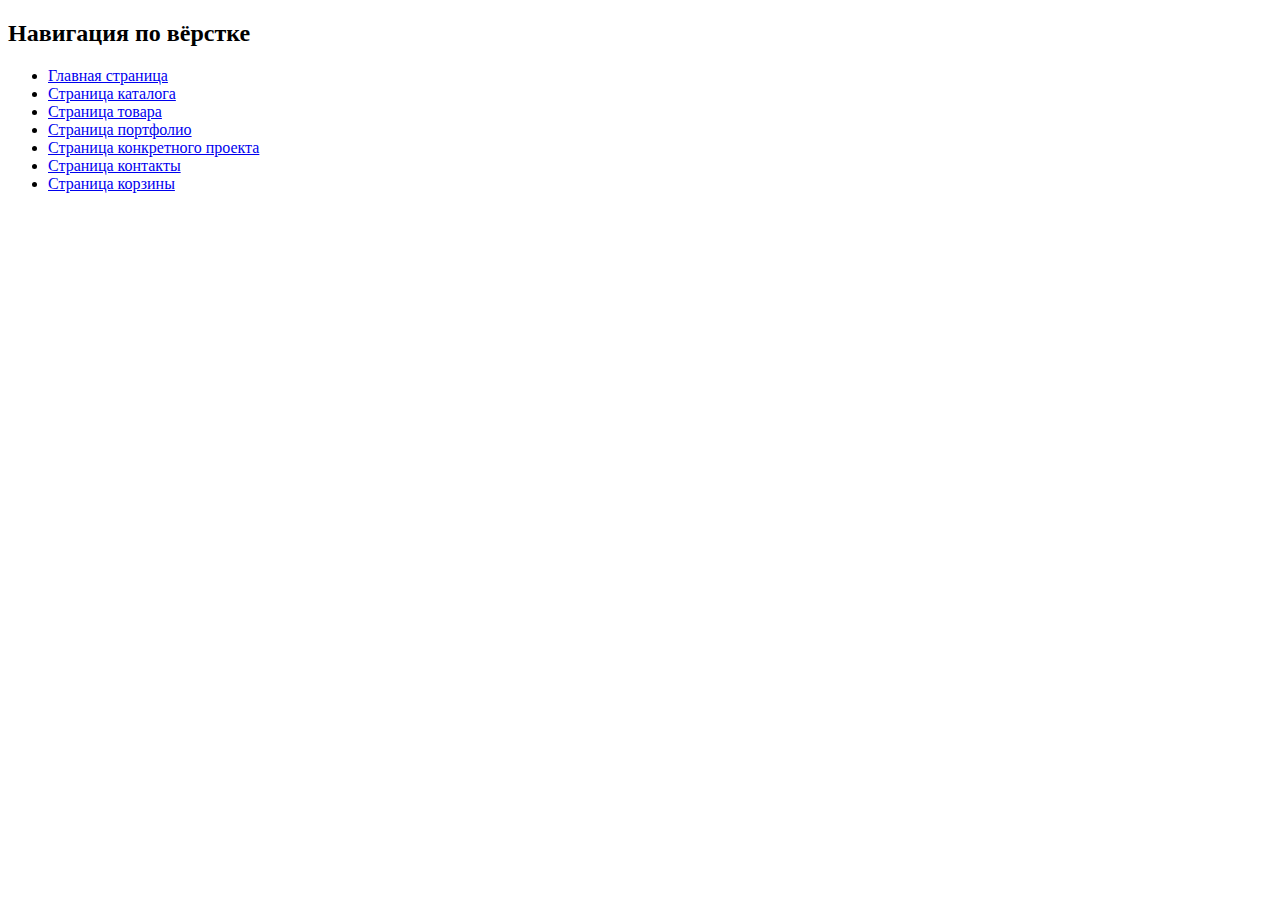
<file: index.html>
<!DOCTYPE html>
<html lang="en">
<head>
  <meta charset="UTF-8">
  <meta name="viewport" content="width=device-width, initial-scale=1.0">
  <title>Document</title>
</head>
<body>
  <h2>Навигация по вёрстке</h2>
  <ul>
    <li><a href="./home-page.html">Главная страница</a></li>
    <li><a href="./catalog.html">Страница каталога</a></li>
    <li><a href="./product-details.html">Страница товара</a></li>
    <li><a href="./portfolio.html">Страница портфолио</a></li>
    <li><a href="./project.html">Страница конкретного проекта</a></li>
    <li><a href="./contacts.html">Страница контакты</a></li>
    <li><a href="./cart.html">Страница корзины</a></li>
  </ul>
</body>
</html>
</file>
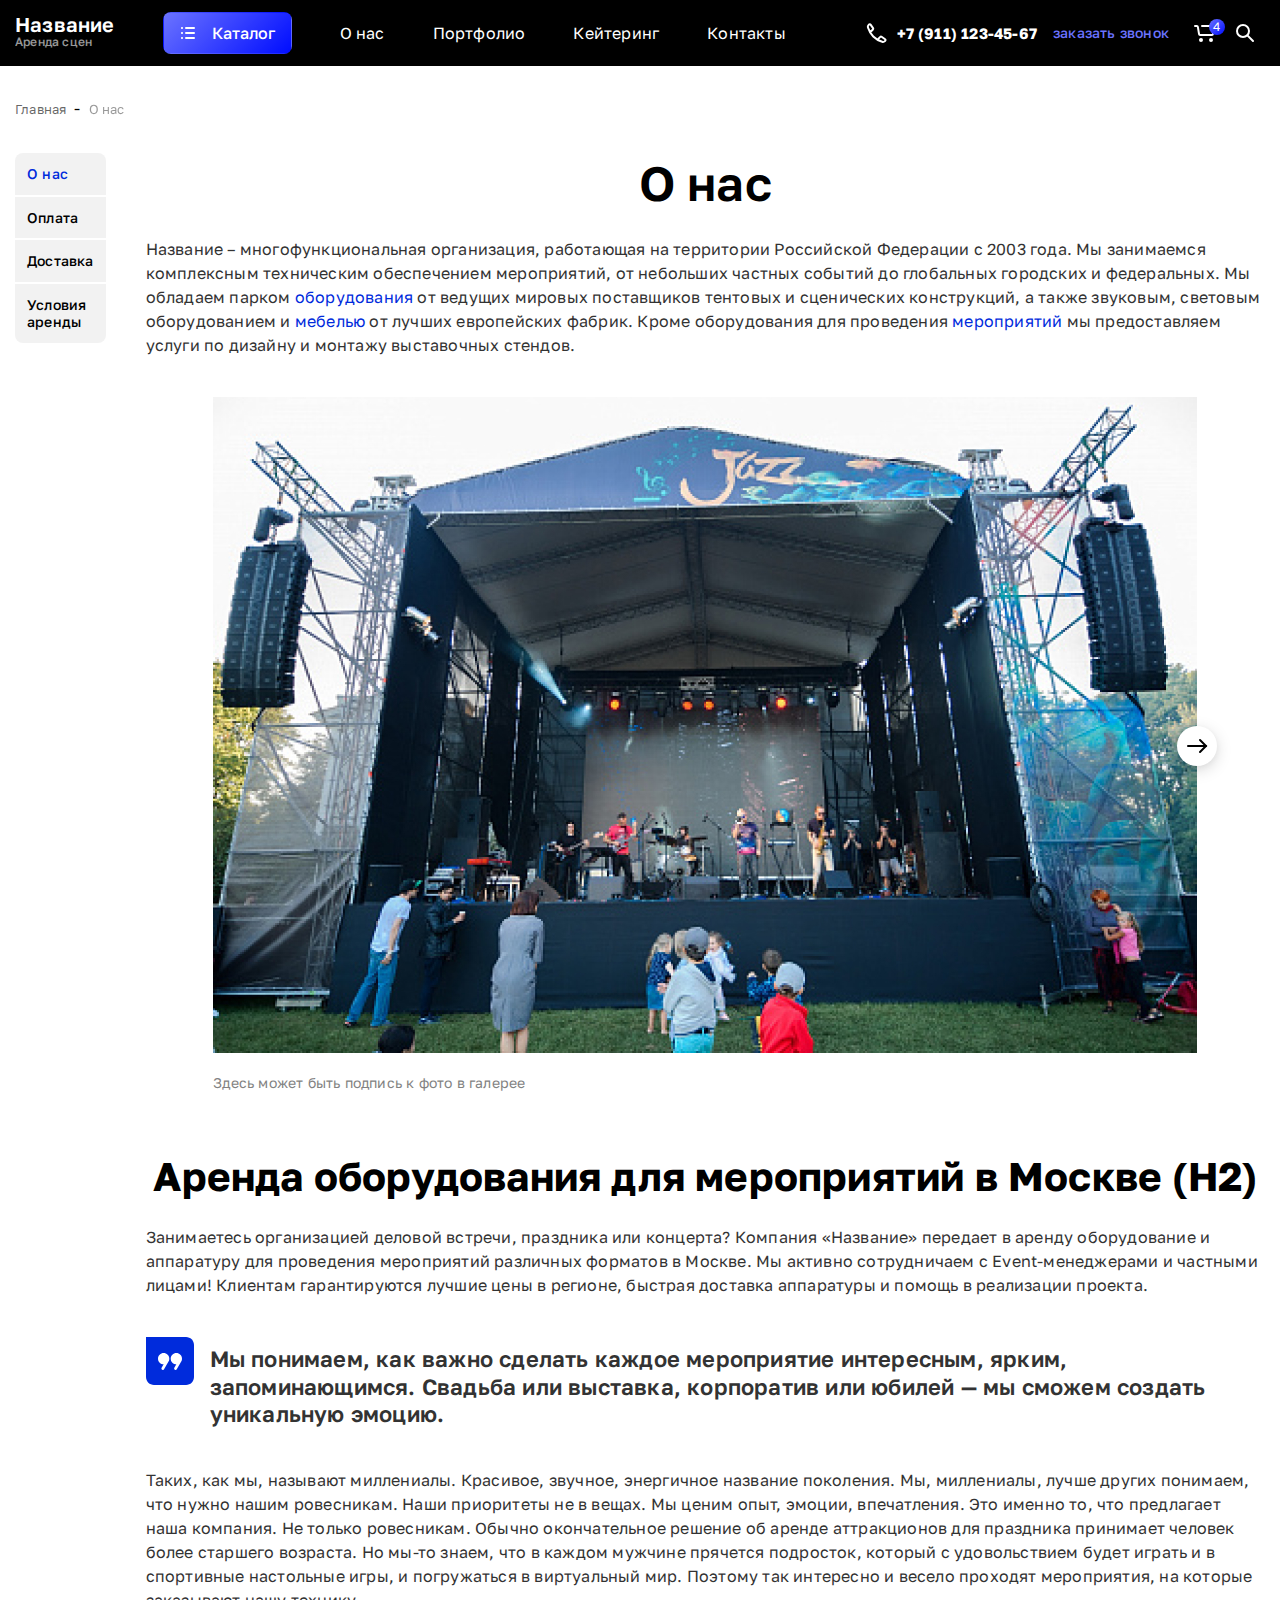
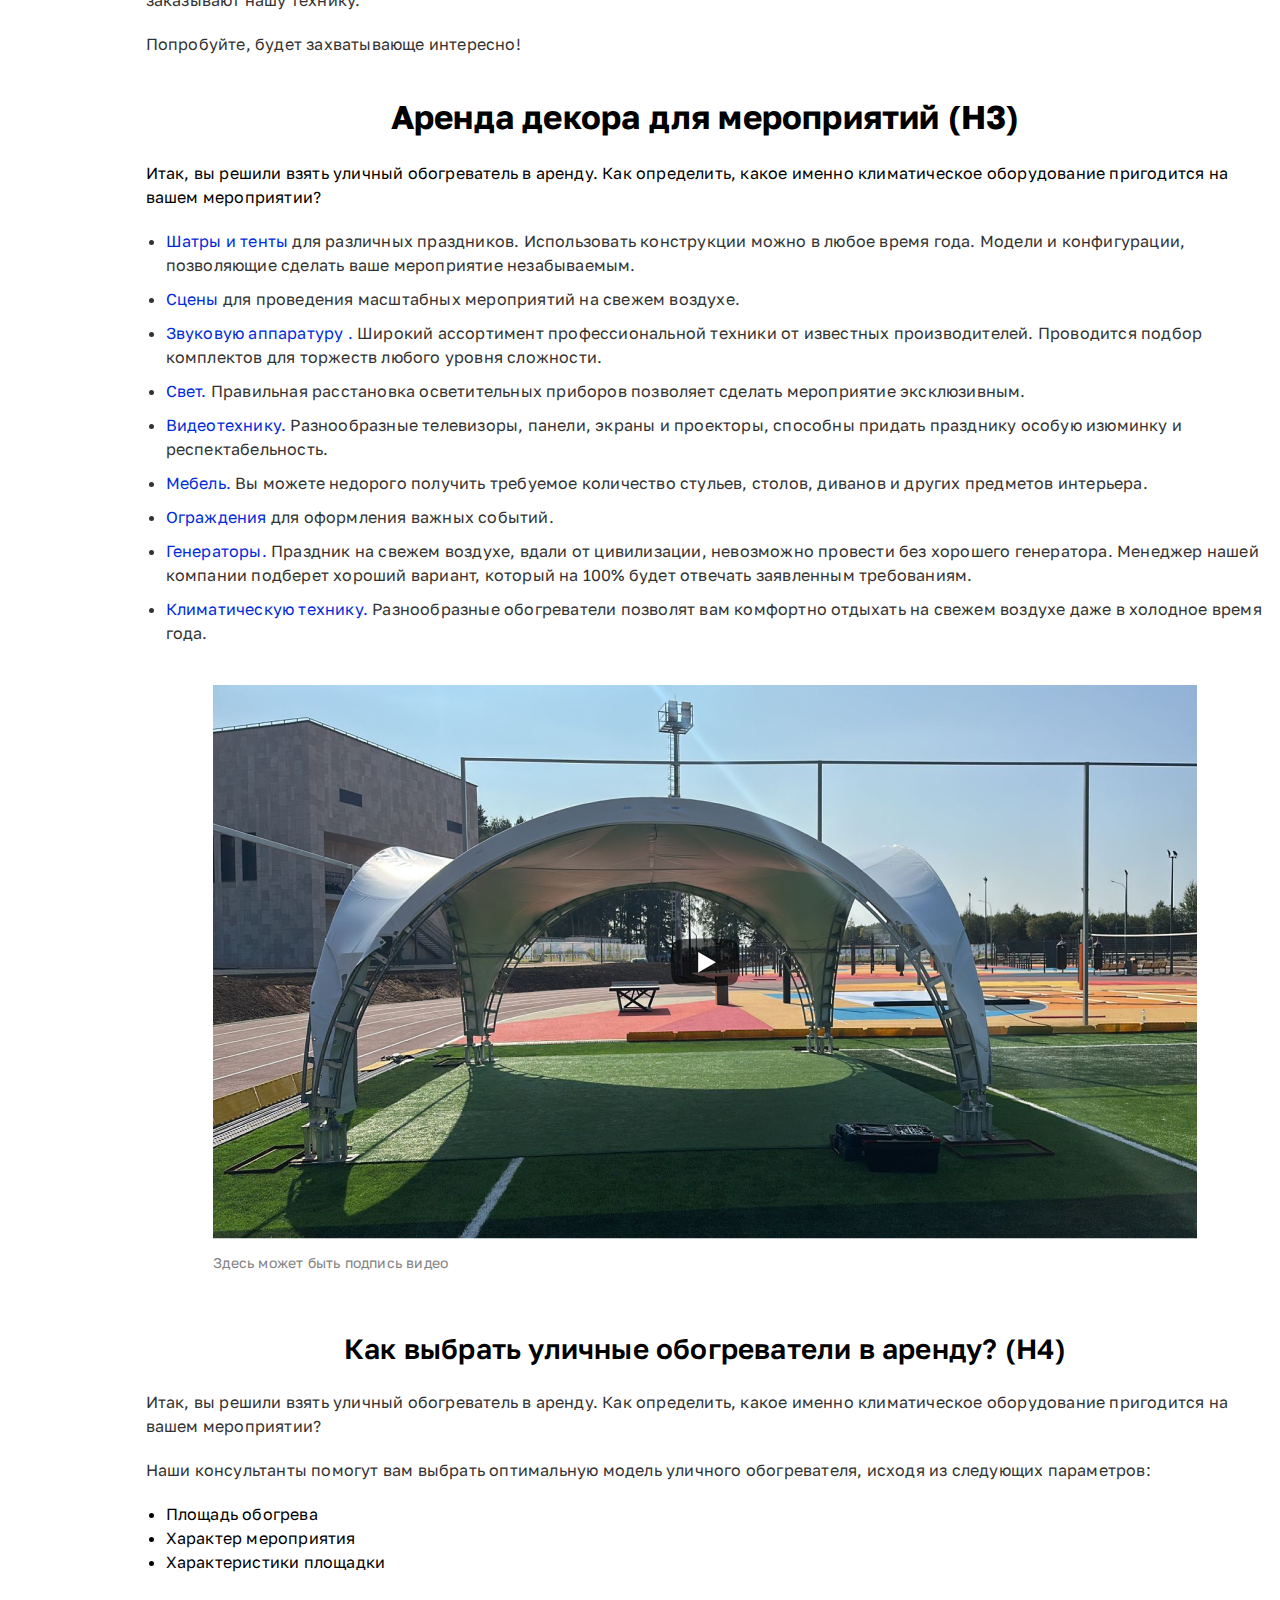
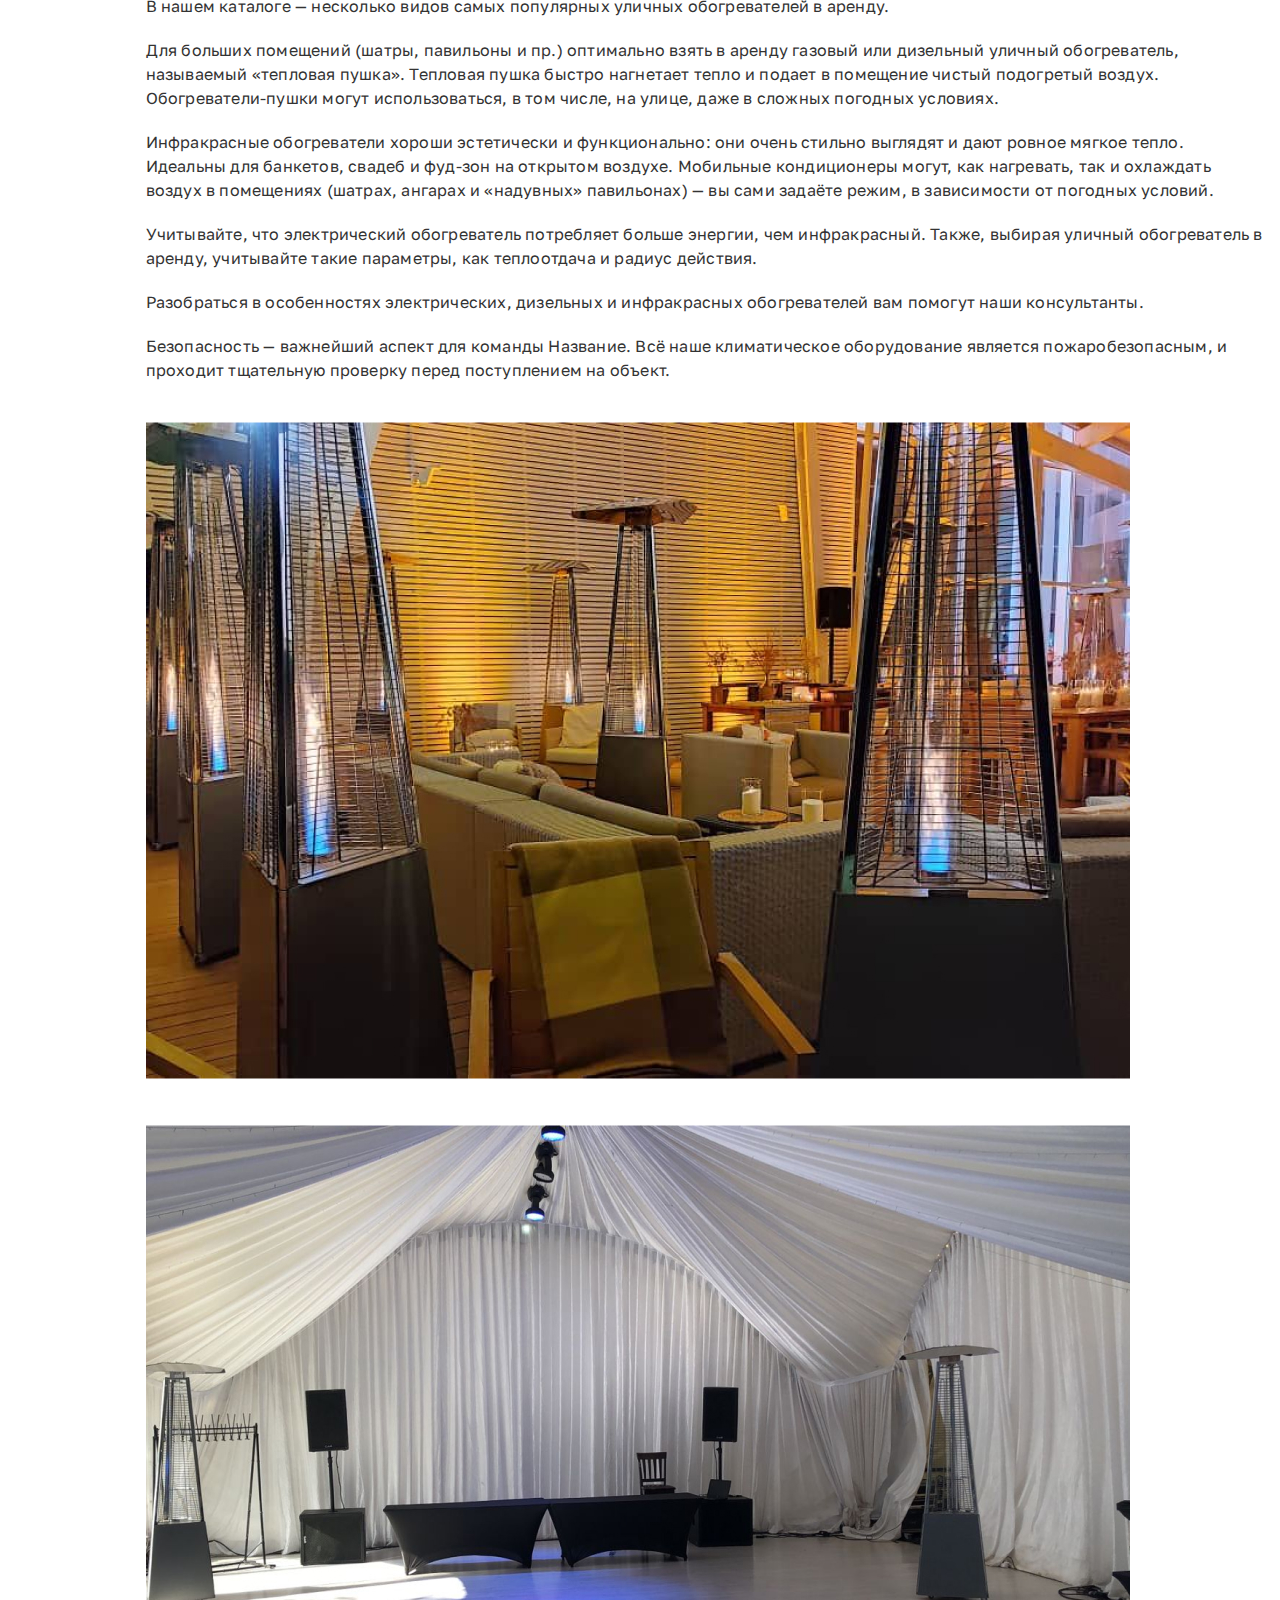
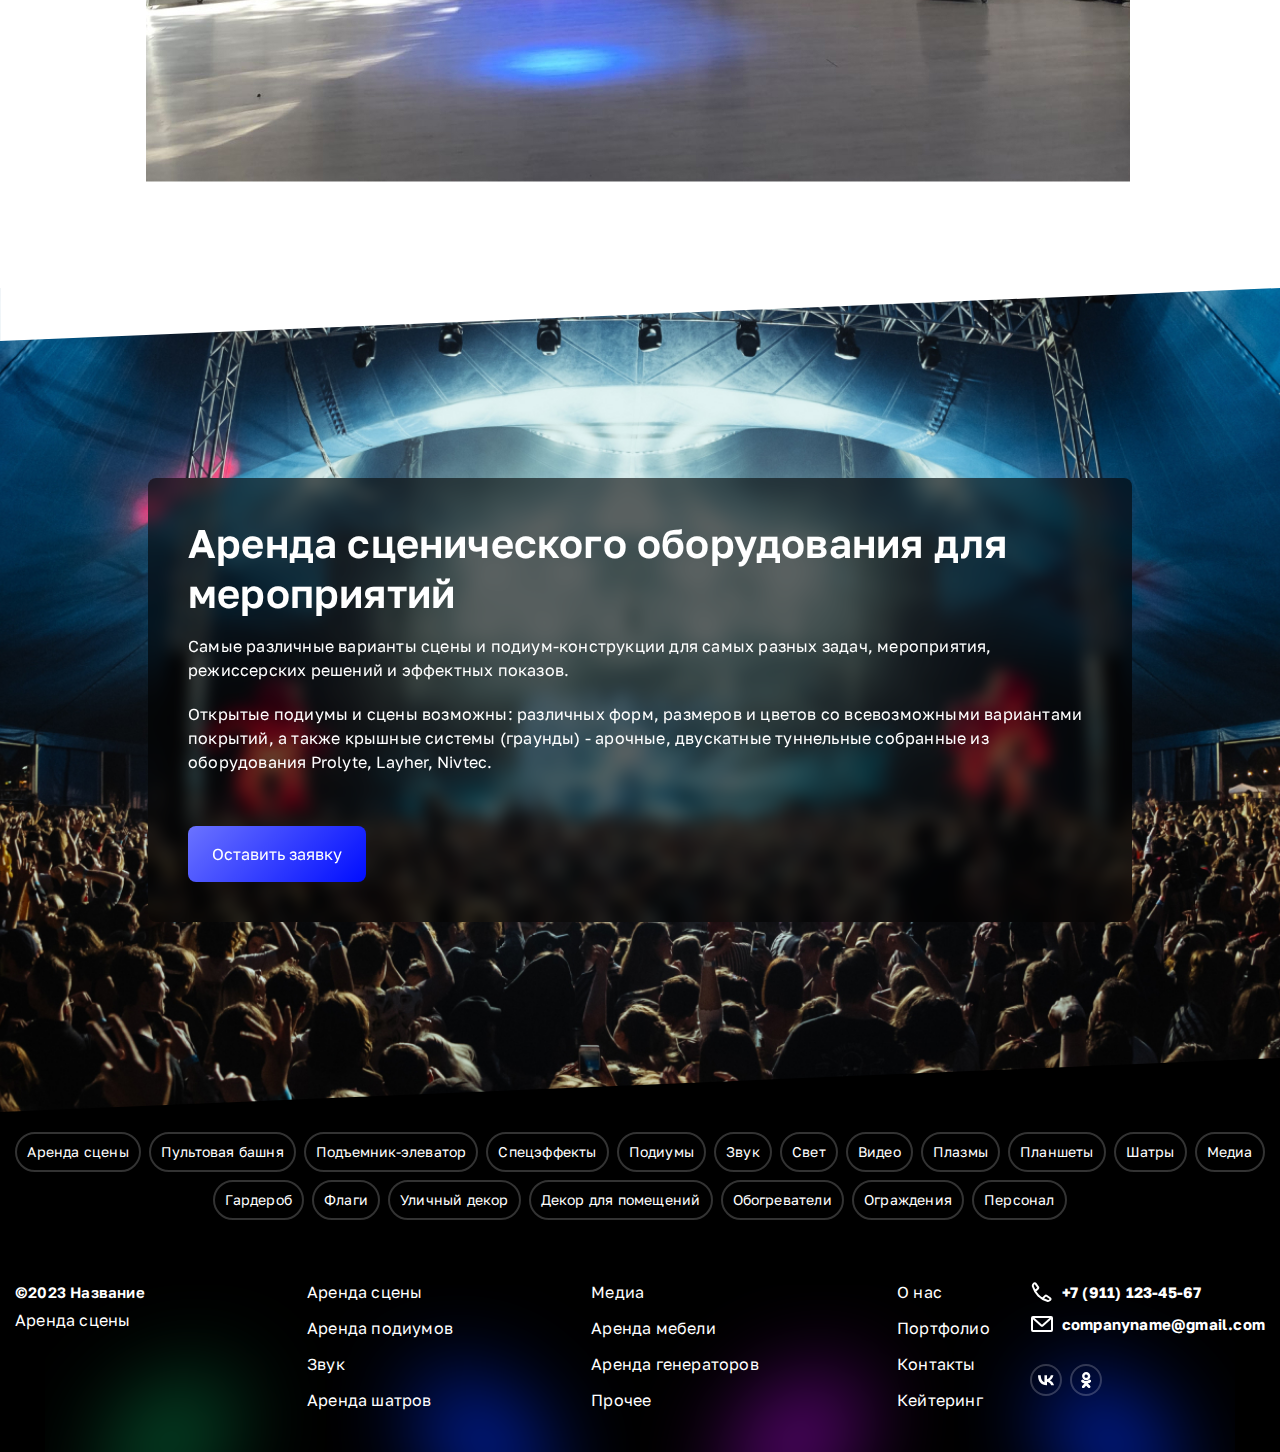
<file: about.html>
<!DOCTYPE html>
<html lang="ru">
<head>
  <meta charset="UTF-8">
  <meta http-equiv="X-UA-Compatible" content="IE=edge">
  <meta name="viewport" content="width=device-width, initial-scale=1.0">
  <link rel="preconnect" href="https://fonts.googleapis.com">
  <link rel="preconnect" href="https://fonts.gstatic.com" crossorigin>
  <link href="https://fonts.googleapis.com/css2?family=Golos+Text:wght@400;500;700;900&display=swap" rel="stylesheet">
  <link rel="stylesheet" href="https://cdn.jsdelivr.net/npm/swiper@11/swiper-bundle.min.css"/>
  <link rel="stylesheet" href="https://cdn.jsdelivr.net/npm/@fancyapps/ui/dist/fancybox.css">
  <link rel="stylesheet" href="css/style.css">
  <title>Document</title>
</head>
<body>
  <div class="wrapper">
    <header class="header">
      <div class="container">
        <div class="header__inner">
          <nav class="header__nav">
            <a class="header__logo-box" href="#">
              <span class="header__logo-title">Название</span>
              <span class="header__logo-span">Аренда сцен</span>
            </a>
            <button class="header__catalog-open">
              <svg xmlns="http://www.w3.org/2000/svg" width="24" height="24" viewBox="0 0 24 24" fill="none">
                <path d="M10 7H18" stroke="white" stroke-width="2" stroke-linecap="round"/>
                <path d="M10 12H18" stroke="white" stroke-width="2" stroke-linecap="round"/>
                <path d="M10 17H18" stroke="white" stroke-width="2" stroke-linecap="round"/>
                <path fill-rule="evenodd" clip-rule="evenodd" d="M6 8C6.55228 8 7 7.55228 7 7C7 6.44772 6.55228 6 6 6C5.44772 6 5 6.44772 5 7C5 7.55228 5.44772 8 6 8Z" fill="white"/>
                <path fill-rule="evenodd" clip-rule="evenodd" d="M6 13C6.55228 13 7 12.5523 7 12C7 11.4477 6.55228 11 6 11C5.44772 11 5 11.4477 5 12C5 12.5523 5.44772 13 6 13Z" fill="white"/>
                <path fill-rule="evenodd" clip-rule="evenodd" d="M6 18C6.55228 18 7 17.5523 7 17C7 16.4477 6.55228 16 6 16C5.44772 16 5 16.4477 5 17C5 17.5523 5.44772 18 6 18Z" fill="white"/>
              </svg>
              Каталог
            </button>
            <ul class="header__nav-list">
              <li class="header__list-item"><a class="header__list-link" href="#">О нас</a></li>
              <li class="header__list-item"><a class="header__list-link" href="#">Портфолио</a></li>
              <li class="header__list-item"><a class="header__list-link" href="#">Кейтеринг</a></li>
              <li class="header__list-item"><a class="header__list-link" href="#">Контакты </a></li>
            </ul>
          </nav>
          <div class="header__contacts">
            <a class="header__contacts-phone" href="tel:+79111234567">
              <svg xmlns="http://www.w3.org/2000/svg" width="24" height="24" viewBox="0 0 24 24" fill="none">
                <path d="M12.7408 18.4036L15.3055 15.8389C15.6481 15.4963 16.1871 15.4486 16.5846 15.7258L20.1353 18.2023C20.6459 18.5584 20.7106 19.2894 20.2704 19.7296L19.8841 20.1159C19.1739 20.8261 18.1547 21.1338 17.1986 20.826C15.1336 20.1613 11.3767 18.6179 8.26175 15.503C5.14678 12.388 3.6034 8.63109 2.93871 6.56614C2.63093 5.60999 2.93859 4.59084 3.64885 3.88058L4.03512 3.49432C4.47529 3.05415 5.20634 3.11879 5.56244 3.62937L8.03888 7.18011C8.3161 7.57758 8.26844 8.11661 7.92578 8.45927L5.36113 11.0239" stroke="white" stroke-width="2" stroke-linecap="round"/>
              </svg>
              <span>+7 (911) 123-45-67</span>
            </a>
            <a class="header__contacts-link" href="#">заказать звонок</a>
            <div class="header__contacts-controls">
              <a class="header__cart-link" href="#">
                <svg xmlns="http://www.w3.org/2000/svg" width="24" height="24" viewBox="0 0 24 24" fill="none">
                  <path d="M21.2922 5L19.9463 13.1627C19.8666 13.6457 19.4491 14 18.9596 14H7.04304C6.55355 14 6.136 13.6457 6.05636 13.1627L4.84851 5.83731C4.76887 5.35434 4.35133 5 3.86183 5H2" stroke="white" stroke-width="2" stroke-linecap="round" stroke-linejoin="round"/>
                  <path fill-rule="evenodd" clip-rule="evenodd" d="M8 20C8.55228 20 9 19.5523 9 19C9 18.4477 8.55228 18 8 18C7.44772 18 7 18.4477 7 19C7 19.5523 7.44772 20 8 20Z" stroke="white" stroke-width="2"/>
                  <path fill-rule="evenodd" clip-rule="evenodd" d="M18 20C18.5523 20 19 19.5523 19 19C19 18.4477 18.5523 18 18 18C17.4477 18 17 18.4477 17 19C17 19.5523 17.4477 20 18 20Z" stroke="white" stroke-width="2"/>
                  <path d="M21 5L9 5" stroke="white" stroke-width="2" stroke-linecap="round" stroke-linejoin="round"/>
                </svg>
                <span>4</span>
              </a>
              <button class="header__search-btn">
                <svg xmlns="http://www.w3.org/2000/svg" width="24" height="24" viewBox="0 0 24 24" fill="none">
                  <path d="M14.4121 14.4121L20 20" stroke="white" stroke-width="2" stroke-linecap="round"/>
                  <path fill-rule="evenodd" clip-rule="evenodd" d="M10 16C13.3137 16 16 13.3137 16 10C16 6.68629 13.3137 4 10 4C6.68629 4 4 6.68629 4 10C4 13.3137 6.68629 16 10 16Z" stroke="white" stroke-width="2"/>
                </svg>
              </button>
            </div>
          </div>
          <button class="header__burger">
            <svg class="burger-icon" xmlns="http://www.w3.org/2000/svg" width="14" height="12" viewBox="0 0 14 12" fill="none">
              <path d="M1 1H13" stroke="white" stroke-width="2" stroke-linecap="round"/>
              <path d="M1 6H13" stroke="white" stroke-width="2" stroke-linecap="round"/>
              <path d="M1 11H13" stroke="white" stroke-width="2" stroke-linecap="round"/>
            </svg>
          </button>
        </div>
      </div>

      <div class="header__catalog popup">
        <div class="header__catalog-inner popup-content">
            <button class="header__catalog-inner--hide">
              <svg xmlns="http://www.w3.org/2000/svg" width="24" height="24" viewBox="0 0 24 24" fill="none">
                <path d="M17.6568 17.6569L6.34313 6.34315" stroke="#BDBDBD" stroke-width="2" stroke-linecap="round"/>
                <path d="M17.6569 6.34315L6.34317 17.6569" stroke="#BDBDBD" stroke-width="2" stroke-linecap="round"/>
              </svg>
            </button>
            <div class="header__catalog-tabs">
              <div class="header__catalog-tab catalog-tab" id="sceni">
                <svg xmlns="http://www.w3.org/2000/svg" width="24" height="24" viewBox="0 0 24 24" fill="none">
                  <path d="M3 22V10.4491C3 10.1634 3.12215 9.89142 3.33564 9.70166L11.3356 2.59055C11.7145 2.25376 12.2855 2.25376 12.6644 2.59055L20.6644 9.70166C20.8779 9.89142 21 10.1634 21 10.4491V22" stroke="black" stroke-width="2" stroke-linecap="round"/>
                  <path d="M4 19L20 19" stroke="black" stroke-width="2" stroke-linecap="round"/>
                  <path d="M4 11L20 11" stroke="black" stroke-width="2" stroke-linecap="round"/>
                </svg>
                <a href="#">Аренда сцены</a>
                <svg class="arrow" xmlns="http://www.w3.org/2000/svg" width="24" height="24" viewBox="0 0 24 24" fill="none">
                  <path d="M10 18L15.2929 12.7071C15.6834 12.3166 15.6834 11.6834 15.2929 11.2929L10 6" stroke="black" stroke-width="2" stroke-linecap="round"/>
                </svg>
              </div>
              <div class="header__catalog-tab catalog-tab" id="podium">
                <svg xmlns="http://www.w3.org/2000/svg" width="24" height="24" viewBox="0 0 24 24" fill="none">
                  <path d="M3 20C3 20.5523 3.44772 21 4 21H8C8.55228 21 9 20.5523 9 20V18C9 17.4477 9.44772 17 10 17H20C20.5523 17 21 16.5523 21 16V4C21 3.44772 20.5523 3 20 3H4C3.44772 3 3 3.44772 3 4V20Z" stroke="black" stroke-width="2" stroke-linecap="round"/>
                </svg>
                <a href="#">Аренда подиумов</a>
                <svg class="arrow" xmlns="http://www.w3.org/2000/svg" width="24" height="24" viewBox="0 0 24 24" fill="none">
                  <path d="M10 18L15.2929 12.7071C15.6834 12.3166 15.6834 11.6834 15.2929 11.2929L10 6" stroke="black" stroke-width="2" stroke-linecap="round"/>
                </svg>
              </div>
              <div class="header__catalog-tab catalog-tab" id="zvuk">
                <svg xmlns="http://www.w3.org/2000/svg" width="24" height="24" viewBox="0 0 24 24" fill="none">
                  <path d="M21 13H19C17.8954 13 17 13.8954 17 15V17C17 18.1046 17.8954 19 19 19V19C20.1046 19 21 18.1046 21 17V13C21 8.02944 16.9706 4 12 4C7.02944 4 3 8.02944 3 13V17C3 18.1046 3.89543 19 5 19V19C6.10457 19 7 18.1046 7 17V15C7 13.8954 6.10457 13 5 13H3" stroke="black" stroke-width="2"/>
                </svg>
                <a href="#">Звук</a>
                <svg class="arrow" xmlns="http://www.w3.org/2000/svg" width="24" height="24" viewBox="0 0 24 24" fill="none">
                  <path d="M10 18L15.2929 12.7071C15.6834 12.3166 15.6834 11.6834 15.2929 11.2929L10 6" stroke="black" stroke-width="2" stroke-linecap="round"/>
                </svg>
              </div>
              <div class="header__catalog-tab catalog-tab" id="shatr">
                <svg xmlns="http://www.w3.org/2000/svg" width="24" height="24" viewBox="0 0 24 24" fill="none">
                  <path d="M4 21H20C20.5304 21 21.0391 20.7893 21.4142 20.4142C21.7893 20.0391 22 19.5304 22 19V13C22 10.3478 20.9464 7.8043 19.0711 5.92893C17.1957 4.05357 14.6522 3 12 3C10.6868 3 9.38642 3.25866 8.17317 3.7612C6.95991 4.26375 5.85752 5.00035 4.92893 5.92893C3.05357 7.8043 2 10.3478 2 13V19C2 19.5304 2.21071 20.0391 2.58579 20.4142C2.96086 20.7893 3.46957 21 4 21V21Z" stroke="black" stroke-width="2" stroke-linecap="round" stroke-linejoin="round"/>
                  <path d="M7 13C7 11.8954 7.89543 11 9 11H15C16.1046 11 17 11.8954 17 13V21H7V13Z" stroke="black" stroke-width="2"/>
                </svg>
                <a href="#">Аренда шатров</a>
                <svg class="arrow" xmlns="http://www.w3.org/2000/svg" width="24" height="24" viewBox="0 0 24 24" fill="none">
                  <path d="M10 18L15.2929 12.7071C15.6834 12.3166 15.6834 11.6834 15.2929 11.2929L10 6" stroke="black" stroke-width="2" stroke-linecap="round"/>
                </svg>
              </div>
              <div class="header__catalog-tab catalog-tab" id="media">
                <svg xmlns="http://www.w3.org/2000/svg" width="24" height="24" viewBox="0 0 24 24" fill="none">
                  <rect x="20" y="6" width="12" height="16" rx="1" transform="rotate(90 20 6)" stroke="black" stroke-width="2" stroke-linecap="round" stroke-linejoin="round"/>
                  <path d="M2 18H22" stroke="black" stroke-width="2" stroke-linecap="round"/>
                  <path d="M4 17H20" stroke="black" stroke-width="2" stroke-linecap="round"/>
                </svg>
                <a href="#">Медиа</a>
                <svg class="arrow" xmlns="http://www.w3.org/2000/svg" width="24" height="24" viewBox="0 0 24 24" fill="none">
                  <path d="M10 18L15.2929 12.7071C15.6834 12.3166 15.6834 11.6834 15.2929 11.2929L10 6" stroke="black" stroke-width="2" stroke-linecap="round"/>
                </svg>
              </div>
              <div class="header__catalog-tab catalog-tab" id="furniture">
                <svg xmlns="http://www.w3.org/2000/svg" width="18" height="22" viewBox="0 0 18 22" fill="none">
                  <path d="M17 21V11C17 10.4696 16.7893 9.96086 16.4142 9.58579C16.0391 9.21071 15.5304 9 15 9H3" stroke="black" stroke-width="2" stroke-linecap="round" stroke-linejoin="round"/>
                  <path d="M1 1L3.88 13.5C3.96468 13.828 3.96468 14.172 3.88 14.5L2 21" stroke="black" stroke-width="2" stroke-linecap="round" stroke-linejoin="round"/>
                  <path d="M17 14L4 14" stroke="black" stroke-width="2" stroke-linecap="round" stroke-linejoin="round"/>
                </svg>
                <a href="#">Аренда мебели</a>
                <svg class="arrow" xmlns="http://www.w3.org/2000/svg" width="24" height="24" viewBox="0 0 24 24" fill="none">
                  <path d="M10 18L15.2929 12.7071C15.6834 12.3166 15.6834 11.6834 15.2929 11.2929L10 6" stroke="black" stroke-width="2" stroke-linecap="round"/>
                </svg>
              </div>
              <div class="header__catalog-tab catalog-tab" id="generator">
                <svg xmlns="http://www.w3.org/2000/svg" width="24" height="24" viewBox="0 0 24 24" fill="none">
                  <path fill-rule="evenodd" clip-rule="evenodd" d="M6.2588 14.2256C6.01739 14.2256 5.9289 14.0588 6.06148 13.8526L13.594 2.1353C13.7265 1.9293 13.8338 1.96035 13.8338 2.21602V9.32069C13.8338 9.57127 14.0367 9.77441 14.2709 9.77441H18.7381C18.9795 9.77441 19.068 9.94117 18.9354 10.1474L11.4029 21.8647C11.2705 22.0707 11.1631 22.0396 11.1631 21.784V14.6793C11.1631 14.4287 10.9602 14.2256 10.726 14.2256H6.2588Z" stroke="black" stroke-width="2" stroke-linecap="round" stroke-linejoin="round"/>
                </svg>
                <a href="#">Аренда генераторов</a>
                <svg class="arrow" xmlns="http://www.w3.org/2000/svg" width="24" height="24" viewBox="0 0 24 24" fill="none">
                  <path d="M10 18L15.2929 12.7071C15.6834 12.3166 15.6834 11.6834 15.2929 11.2929L10 6" stroke="black" stroke-width="2" stroke-linecap="round"/>
                </svg>
              </div>
              <div class="header__catalog-tab catalog-tab" id="other">
                <svg xmlns="http://www.w3.org/2000/svg" width="19" height="20" viewBox="0 0 19 20" fill="none">
                  <path d="M1 2.125V19" stroke="black" stroke-width="2" stroke-linecap="round"/>
                  <path d="M1.125 3.25C1.125 3.25 3.125 1 6.125 1C9.125 1 11.4107 3.25 13.6964 3.25C15.9821 3.25 17.125 2.125 17.125 2.125" stroke="black" stroke-width="2" stroke-linecap="round"/>
                  <path d="M1.125 13.375C1.125 13.375 3.125 11.125 6.125 11.125C9.125 11.125 11.4107 13.375 13.6964 13.375C15.9821 13.375 17.125 12.25 17.125 12.25V2.125" stroke="black" stroke-width="2" stroke-linecap="round"/>
                </svg>
                <a href="#">Прочее</a>
                <svg class="arrow" xmlns="http://www.w3.org/2000/svg" width="24" height="24" viewBox="0 0 24 24" fill="none">
                  <path d="M10 18L15.2929 12.7071C15.6834 12.3166 15.6834 11.6834 15.2929 11.2929L10 6" stroke="black" stroke-width="2" stroke-linecap="round"/>
                </svg>
              </div>
            </div>
            <div class="header__tab-content-wrapper tabs-inner">
              <div class="header__tab-content" data-links="sceni">
                <div class="tabs-inner__dropdown-item dropdown-item">
                  <div class="tabs-inner__dropdown-head">
                    <a href="#">Все сцены</a>
                    <svg class="drop-arrow" xmlns="http://www.w3.org/2000/svg" width="24" height="24" viewBox="0 0 24 24" fill="none">
                      <path d="M6 10L11.2929 15.2929C11.6834 15.6834 12.3166 15.6834 12.7071 15.2929L18 10" stroke="#002BDC" stroke-width="2" stroke-linecap="round"/>
                    </svg>
                  </div>
                  <ul class="tabs-inner__dropdown-list">
                    <li><a class="tabs-inner__dropdown-link dropdown-link--active" href="#">Двухскатная</a></li>
                    <li><a class="tabs-inner__dropdown-link" href="#">Односкатная</a></li>
                    <li><a class="tabs-inner__dropdown-link" href="#">Арочная</a></li>
                    <li><a class="tabs-inner__dropdown-link" href="#">С полукруглым вылетом</a></li>
                    <li><a class="tabs-inner__dropdown-link" href="#">Сценический комплекс</a></li>
                    <li><a class="tabs-inner__dropdown-link" href="#">Без крыши</a></li>
                  </ul>
                </div>
                <div class="tabs-inner__dropdown-item dropdown-item">
                  <div class="tabs-inner__dropdown-head">
                    <a href="#">Пультовая башня</a>
                  </div>
                </div>
                <div class="tabs-inner__dropdown-item dropdown-item">
                  <div class="tabs-inner__dropdown-head">
                    <a href="#">Подъемник-элеватор</a>
                  </div>
                </div>
                <div class="tabs-inner__dropdown-item dropdown-item">
                  <div class="tabs-inner__dropdown-head">
                    <a href="#">Спецэффекты</a>
                  </div>
                </div>
                <div class="tabs-inner__dropdown-item dropdown-item">
                  <div class="tabs-inner__dropdown-head">
                    <a href="#">Надувная сцена</a>
                  </div>
                </div>
              </div>
              <div class="header__tab-content" data-links="podium">
                <div class="tabs-inner__dropdown-item dropdown-item">
                  <div class="tabs-inner__dropdown-head">
                    <a href="#">Подиумы</a>
                  </div>
                </div>
                <div class="tabs-inner__dropdown-item dropdown-item">
                  <div class="tabs-inner__dropdown-head">
                    <a href="#">Автоподиумы</a>
                  </div>
                </div>
                <div class="tabs-inner__dropdown-item dropdown-item">
                  <div class="tabs-inner__dropdown-head">
                    <a href="#">Круглые подиумы</a>
                  </div>
                </div>
              </div>
              <div class="header__tab-content" data-links="zvuk">
                <div class="tabs-inner__dropdown-item dropdown-item">
                  <div class="tabs-inner__dropdown-head">
                    <a href="#">Ссылка 1</a>
                  </div>
                </div>
                <div class="tabs-inner__dropdown-item dropdown-item">
                  <div class="tabs-inner__dropdown-head">
                    <a href="#">Ссылка 2</a>
                  </div>
                </div>
                <div class="tabs-inner__dropdown-item dropdown-item">
                  <div class="tabs-inner__dropdown-head">
                    <a href="#">Ссылка 3</a>
                  </div>
                </div>
              </div>
              <div class="header__tab-content" data-links="shatr">
                <div class="tabs-inner__dropdown-item dropdown-item">
                  <div class="tabs-inner__dropdown-head">
                    <a href="#">Ссылка 1</a>
                  </div>
                </div>
                <div class="tabs-inner__dropdown-item dropdown-item">
                  <div class="tabs-inner__dropdown-head">
                    <a href="#">Ссылка 2</a>
                  </div>
                </div>
                <div class="tabs-inner__dropdown-item dropdown-item">
                  <div class="tabs-inner__dropdown-head">
                    <a href="#">Ссылка 3</a>
                  </div>
                </div>
                <div class="tabs-inner__dropdown-item dropdown-item">
                  <div class="tabs-inner__dropdown-head">
                    <a href="#">Ссылка 4</a>
                  </div>
                </div>
              </div>
              <div class="header__tab-content" data-links="media">
                <div class="tabs-inner__dropdown-item dropdown-item">
                  <div class="tabs-inner__dropdown-head">
                    <a href="#">Ссылка 1</a>
                  </div>
                </div>
                <div class="tabs-inner__dropdown-item dropdown-item">
                  <div class="tabs-inner__dropdown-head">
                    <a href="#">Ссылка 2</a>
                  </div>
                </div>
                <div class="tabs-inner__dropdown-item dropdown-item">
                  <div class="tabs-inner__dropdown-head">
                    <a href="#">Ссылка 3</a>
                  </div>
                </div>
                <div class="tabs-inner__dropdown-item dropdown-item">
                  <div class="tabs-inner__dropdown-head">
                    <a href="#">Ссылка 4</a>
                  </div>
                </div>
                <div class="tabs-inner__dropdown-item dropdown-item">
                  <div class="tabs-inner__dropdown-head">
                    <a href="#">Ссылка 5</a>
                  </div>
                </div>
              </div>
              <div class="header__tab-content" data-links="furniture">
                <div class="tabs-inner__dropdown-item dropdown-item">
                  <div class="tabs-inner__dropdown-head">
                    <a href="#">Подиумы</a>
                  </div>
                </div>
                <div class="tabs-inner__dropdown-item dropdown-item">
                  <div class="tabs-inner__dropdown-head">
                    <a href="#">Автоподиумы</a>
                  </div>
                </div>
                <div class="tabs-inner__dropdown-item dropdown-item">
                  <div class="tabs-inner__dropdown-head">
                    <a href="#">Круглые подиумы</a>
                  </div>
                </div>
              </div>
              <div class="header__tab-content" data-links="generator">
                <div class="tabs-inner__dropdown-item dropdown-item">
                  <div class="tabs-inner__dropdown-head">
                    <a href="#">Ссылка 1</a>
                  </div>
                </div>
                <div class="tabs-inner__dropdown-item dropdown-item">
                  <div class="tabs-inner__dropdown-head">
                    <a href="#">Ссылка 2</a>
                  </div>
                </div>
                <div class="tabs-inner__dropdown-item dropdown-item">
                  <div class="tabs-inner__dropdown-head">
                    <a href="#">Ссылка 3</a>
                  </div>
                </div>
              </div>
              <div class="header__tab-content" data-links="other">
                <div class="tabs-inner__dropdown-item dropdown-item">
                  <div class="tabs-inner__dropdown-head">
                    <a href="#">Ссылка 1</a>
                  </div>
                </div>
                <div class="tabs-inner__dropdown-item dropdown-item">
                  <div class="tabs-inner__dropdown-head">
                    <a href="#">Ссылка 2</a>
                  </div>
                </div>
                <div class="tabs-inner__dropdown-item dropdown-item">
                  <div class="tabs-inner__dropdown-head">
                    <a href="#">Ссылка 3</a>
                  </div>
                </div>
                <div class="tabs-inner__dropdown-item dropdown-item">
                  <div class="tabs-inner__dropdown-head">
                    <a href="#">Ссылка 4</a>
                  </div>
                </div>
                <div class="tabs-inner__dropdown-item dropdown-item">
                  <div class="tabs-inner__dropdown-head">
                    <a href="#">Ссылка 5</a>
                  </div>
                </div>
                <div class="tabs-inner__dropdown-item dropdown-item">
                  <div class="tabs-inner__dropdown-head">
                    <a href="#">Ссылка 6</a>
                  </div>
                </div>
              </div>
            </div>
        </div>
      </div>

      <div class="mobile-drawer popup">
        <div class="mobile-drawer__content">
          <button class="mobile-drawer__btn-close">
            <svg xmlns="http://www.w3.org/2000/svg" width="24" height="24" viewBox="0 0 24 24" fill="none">
              <path d="M17.6569 17.6568L6.34316 6.34309" stroke="#BDBDBD" stroke-width="2" stroke-linecap="round"/>
              <path d="M17.6568 6.34309L6.34314 17.6568" stroke="#BDBDBD" stroke-width="2" stroke-linecap="round"/>
            </svg>
          </button>
          <div class="mobile-drawer__content-title">Каталог</div>
          <div class="mobile-drawer__links-box">
            
            <div class="mobile-drawer__dropdown-item dropdown-item">
              <div class="mobile-drawer__dropdown-head">
                <svg xmlns="http://www.w3.org/2000/svg" width="24" height="24" viewBox="0 0 24 24" fill="none">
                  <path d="M3 22V10.4491C3 10.1634 3.12215 9.89142 3.33564 9.70166L11.3356 2.59055C11.7145 2.25376 12.2855 2.25376 12.6644 2.59055L20.6644 9.70166C20.8779 9.89142 21 10.1634 21 10.4491V22" stroke="black" stroke-width="2" stroke-linecap="round"/>
                  <path d="M4 19L20 19" stroke="black" stroke-width="2" stroke-linecap="round"/>
                  <path d="M4 11L20 11" stroke="black" stroke-width="2" stroke-linecap="round"/>
                </svg>
                <a href="#">Аренда сцены</a>
                <svg class="drop-arrow" xmlns="http://www.w3.org/2000/svg" width="24" height="24" viewBox="0 0 24 24" fill="none">
                  <path d="M6 10L11.2929 15.2929C11.6834 15.6834 12.3166 15.6834 12.7071 15.2929L18 10" stroke="black" stroke-width="2" stroke-linecap="round"/>
                </svg>
              </div>
              <ul class="tabs-inner__dropdown-list">
                <div class="mobile-drawer__sub-dropdown dropdown-item">
                  <div class="sub-dropdown__head">
                    <a class="mobile-drawer__dropdown-link" href="#">Все сцены</a>
                    <svg class="drop-arrow" xmlns="http://www.w3.org/2000/svg" width="24" height="24" viewBox="0 0 24 24" fill="none">
                      <path d="M6 10L11.2929 15.2929C11.6834 15.6834 12.3166 15.6834 12.7071 15.2929L18 10" stroke="black" stroke-width="2" stroke-linecap="round"/>
                    </svg>
                  </div>
                  <ul class="sub-dropdown__list">
                    <li><a class="link-active" href="#">Двухскатная</a></li>
                    <li><a href="#">Односкатная</a></li>
                    <li><a href="#">Арочная</a></li>
                    <li><a href="#">С полукруглым вылетом</a></li>
                    <li><a href="#">Сценический комплекс</a></li>
                    <li><a href="#">Без крыши</a></li>
                  </ul>
                </div>
                <a class="mobile-drawer__dropdown-link" href="#">Пультовая башня</a>
                <a class="mobile-drawer__dropdown-link" href="#">Подъемник-элеватор</a>
                <a class="mobile-drawer__dropdown-link" href="#">Спецэффекты</a>
                <a class="mobile-drawer__dropdown-link" href="#">Надувная сцена</a>
              </ul> 
            </div>

            <div class="mobile-drawer__dropdown-item dropdown-item">
              <div class="mobile-drawer__dropdown-head">
                <svg xmlns="http://www.w3.org/2000/svg" width="24" height="24" viewBox="0 0 24 24" fill="none">
                  <path d="M3 20C3 20.5523 3.44772 21 4 21H8C8.55228 21 9 20.5523 9 20V18C9 17.4477 9.44772 17 10 17H20C20.5523 17 21 16.5523 21 16V4C21 3.44772 20.5523 3 20 3H4C3.44772 3 3 3.44772 3 4V20Z" stroke="black" stroke-width="2" stroke-linecap="round"/>
                </svg>
                <a href="#">Аренда подиумов</a>
                <svg class="drop-arrow" xmlns="http://www.w3.org/2000/svg" width="24" height="24" viewBox="0 0 24 24" fill="none">
                  <path d="M6 10L11.2929 15.2929C11.6834 15.6834 12.3166 15.6834 12.7071 15.2929L18 10" stroke="black" stroke-width="2" stroke-linecap="round"/>
                </svg>
              </div>
              <ul class="tabs-inner__dropdown-list">
                <a class="mobile-drawer__dropdown-link" href="#">Все сцены</a>
                <a class="mobile-drawer__dropdown-link" href="#">Пультовая башня</a>
                <a class="mobile-drawer__dropdown-link" href="#">Подъемник-элеватор</a>
                <a class="mobile-drawer__dropdown-link" href="#">Спецэффекты</a>
                <a class="mobile-drawer__dropdown-link" href="#">Надувная сцена</a>
              </ul> 
            </div>

            <div class="mobile-drawer__dropdown-item dropdown-item">
              <div class="mobile-drawer__dropdown-head">
                <svg xmlns="http://www.w3.org/2000/svg" width="24" height="24" viewBox="0 0 24 24" fill="none">
                  <path d="M21 13H19C17.8954 13 17 13.8954 17 15V17C17 18.1046 17.8954 19 19 19V19C20.1046 19 21 18.1046 21 17V13C21 8.02944 16.9706 4 12 4C7.02944 4 3 8.02944 3 13V17C3 18.1046 3.89543 19 5 19V19C6.10457 19 7 18.1046 7 17V15C7 13.8954 6.10457 13 5 13H3" stroke="black" stroke-width="2"/>
                </svg>
                <a href="#">Звук</a>
                <svg class="drop-arrow" xmlns="http://www.w3.org/2000/svg" width="24" height="24" viewBox="0 0 24 24" fill="none">
                  <path d="M6 10L11.2929 15.2929C11.6834 15.6834 12.3166 15.6834 12.7071 15.2929L18 10" stroke="black" stroke-width="2" stroke-linecap="round"/>
                </svg>
              </div>
              <ul class="tabs-inner__dropdown-list">
                <a class="mobile-drawer__dropdown-link" href="#">Все сцены</a>
                <a class="mobile-drawer__dropdown-link" href="#">Пультовая башня</a>
                <a class="mobile-drawer__dropdown-link" href="#">Подъемник-элеватор</a>
                <a class="mobile-drawer__dropdown-link" href="#">Спецэффекты</a>
                <a class="mobile-drawer__dropdown-link" href="#">Надувная сцена</a>
              </ul> 
            </div>

            <div class="mobile-drawer__dropdown-item dropdown-item">
              <div class="mobile-drawer__dropdown-head">
                <svg xmlns="http://www.w3.org/2000/svg" width="24" height="24" viewBox="0 0 24 24" fill="none">
                  <path d="M4 21H20C20.5304 21 21.0391 20.7893 21.4142 20.4142C21.7893 20.0391 22 19.5304 22 19V13C22 10.3478 20.9464 7.8043 19.0711 5.92893C17.1957 4.05357 14.6522 3 12 3C10.6868 3 9.38642 3.25866 8.17317 3.7612C6.95991 4.26375 5.85752 5.00035 4.92893 5.92893C3.05357 7.8043 2 10.3478 2 13V19C2 19.5304 2.21071 20.0391 2.58579 20.4142C2.96086 20.7893 3.46957 21 4 21V21Z" stroke="black" stroke-width="2" stroke-linecap="round" stroke-linejoin="round"/>
                  <path d="M7 13C7 11.8954 7.89543 11 9 11H15C16.1046 11 17 11.8954 17 13V21H7V13Z" stroke="black" stroke-width="2"/>
                </svg>
                <a href="#">Аренда шатров</a>
                <svg class="drop-arrow" xmlns="http://www.w3.org/2000/svg" width="24" height="24" viewBox="0 0 24 24" fill="none">
                  <path d="M6 10L11.2929 15.2929C11.6834 15.6834 12.3166 15.6834 12.7071 15.2929L18 10" stroke="black" stroke-width="2" stroke-linecap="round"/>
                </svg>
              </div>
              <ul class="tabs-inner__dropdown-list">
                <a class="mobile-drawer__dropdown-link" href="#">Все сцены</a>
                <a class="mobile-drawer__dropdown-link" href="#">Пультовая башня</a>
                <a class="mobile-drawer__dropdown-link" href="#">Подъемник-элеватор</a>
                <a class="mobile-drawer__dropdown-link" href="#">Спецэффекты</a>
                <a class="mobile-drawer__dropdown-link" href="#">Надувная сцена</a>
              </ul> 
            </div>

            <div class="mobile-drawer__dropdown-item dropdown-item">
              <div class="mobile-drawer__dropdown-head">
                <svg xmlns="http://www.w3.org/2000/svg" width="24" height="24" viewBox="0 0 24 24" fill="none">
                  <rect x="20" y="6" width="12" height="16" rx="1" transform="rotate(90 20 6)" stroke="black" stroke-width="2" stroke-linecap="round" stroke-linejoin="round"/>
                  <path d="M2 18H22" stroke="black" stroke-width="2" stroke-linecap="round"/>
                  <path d="M4 17H20" stroke="black" stroke-width="2" stroke-linecap="round"/>
                </svg>
                <a href="#">Медиа</a>
                <svg class="drop-arrow" xmlns="http://www.w3.org/2000/svg" width="24" height="24" viewBox="0 0 24 24" fill="none">
                  <path d="M6 10L11.2929 15.2929C11.6834 15.6834 12.3166 15.6834 12.7071 15.2929L18 10" stroke="black" stroke-width="2" stroke-linecap="round"/>
                </svg>
              </div>
              <ul class="tabs-inner__dropdown-list">
                <a class="mobile-drawer__dropdown-link" href="#">Все сцены</a>
                <a class="mobile-drawer__dropdown-link" href="#">Пультовая башня</a>
                <a class="mobile-drawer__dropdown-link" href="#">Подъемник-элеватор</a>
                <a class="mobile-drawer__dropdown-link" href="#">Спецэффекты</a>
                <a class="mobile-drawer__dropdown-link" href="#">Надувная сцена</a>
              </ul> 
            </div>

            <div class="mobile-drawer__dropdown-item dropdown-item">
              <div class="mobile-drawer__dropdown-head">
                <svg xmlns="http://www.w3.org/2000/svg" width="18" height="22" viewBox="0 0 18 22" fill="none">
                  <path d="M17 21V11C17 10.4696 16.7893 9.96086 16.4142 9.58579C16.0391 9.21071 15.5304 9 15 9H3" stroke="black" stroke-width="2" stroke-linecap="round" stroke-linejoin="round"/>
                  <path d="M1 1L3.88 13.5C3.96468 13.828 3.96468 14.172 3.88 14.5L2 21" stroke="black" stroke-width="2" stroke-linecap="round" stroke-linejoin="round"/>
                  <path d="M17 14L4 14" stroke="black" stroke-width="2" stroke-linecap="round" stroke-linejoin="round"/>
                </svg>
                <a href="#">Аренда мебели</a>
                <svg class="drop-arrow" xmlns="http://www.w3.org/2000/svg" width="24" height="24" viewBox="0 0 24 24" fill="none">
                  <path d="M6 10L11.2929 15.2929C11.6834 15.6834 12.3166 15.6834 12.7071 15.2929L18 10" stroke="black" stroke-width="2" stroke-linecap="round"/>
                </svg>
              </div>
              <ul class="tabs-inner__dropdown-list">
                <a class="mobile-drawer__dropdown-link" href="#">Все сцены</a>
                <a class="mobile-drawer__dropdown-link" href="#">Пультовая башня</a>
                <a class="mobile-drawer__dropdown-link" href="#">Подъемник-элеватор</a>
                <a class="mobile-drawer__dropdown-link" href="#">Спецэффекты</a>
                <a class="mobile-drawer__dropdown-link" href="#">Надувная сцена</a>
              </ul> 
            </div>

            <div class="mobile-drawer__dropdown-item dropdown-item">
              <div class="mobile-drawer__dropdown-head">
                <svg xmlns="http://www.w3.org/2000/svg" width="24" height="24" viewBox="0 0 24 24" fill="none">
                  <path fill-rule="evenodd" clip-rule="evenodd" d="M6.2588 14.2256C6.01739 14.2256 5.9289 14.0588 6.06148 13.8526L13.594 2.1353C13.7265 1.9293 13.8338 1.96035 13.8338 2.21602V9.32069C13.8338 9.57127 14.0367 9.77441 14.2709 9.77441H18.7381C18.9795 9.77441 19.068 9.94117 18.9354 10.1474L11.4029 21.8647C11.2705 22.0707 11.1631 22.0396 11.1631 21.784V14.6793C11.1631 14.4287 10.9602 14.2256 10.726 14.2256H6.2588Z" stroke="black" stroke-width="2" stroke-linecap="round" stroke-linejoin="round"/>
                  </svg>
                <a href="#">Аренда генераторов</a>
                <svg class="drop-arrow" xmlns="http://www.w3.org/2000/svg" width="24" height="24" viewBox="0 0 24 24" fill="none">
                  <path d="M6 10L11.2929 15.2929C11.6834 15.6834 12.3166 15.6834 12.7071 15.2929L18 10" stroke="black" stroke-width="2" stroke-linecap="round"/>
                </svg>
              </div>
              <ul class="tabs-inner__dropdown-list">
                <a class="mobile-drawer__dropdown-link" href="#">Все сцены</a>
                <a class="mobile-drawer__dropdown-link" href="#">Пультовая башня</a>
                <a class="mobile-drawer__dropdown-link" href="#">Подъемник-элеватор</a>
                <a class="mobile-drawer__dropdown-link" href="#">Спецэффекты</a>
                <a class="mobile-drawer__dropdown-link" href="#">Надувная сцена</a>
              </ul> 
            </div>

            <div class="mobile-drawer__dropdown-item dropdown-item">
              <div class="mobile-drawer__dropdown-head">
                <svg xmlns="http://www.w3.org/2000/svg" width="19" height="20" viewBox="0 0 19 20" fill="none">
                  <path d="M1 2.125V19" stroke="black" stroke-width="2" stroke-linecap="round"/>
                  <path d="M1.125 3.25C1.125 3.25 3.125 1 6.125 1C9.125 1 11.4107 3.25 13.6964 3.25C15.9821 3.25 17.125 2.125 17.125 2.125" stroke="black" stroke-width="2" stroke-linecap="round"/>
                  <path d="M1.125 13.375C1.125 13.375 3.125 11.125 6.125 11.125C9.125 11.125 11.4107 13.375 13.6964 13.375C15.9821 13.375 17.125 12.25 17.125 12.25V2.125" stroke="black" stroke-width="2" stroke-linecap="round"/>
                </svg>
                <a href="#">Прочее</a>
                <svg class="drop-arrow" xmlns="http://www.w3.org/2000/svg" width="24" height="24" viewBox="0 0 24 24" fill="none">
                  <path d="M6 10L11.2929 15.2929C11.6834 15.6834 12.3166 15.6834 12.7071 15.2929L18 10" stroke="black" stroke-width="2" stroke-linecap="round"/>
                </svg>
              </div>
              <ul class="tabs-inner__dropdown-list">
                <a class="mobile-drawer__dropdown-link" href="#">Все сцены</a>
                <a class="mobile-drawer__dropdown-link" href="#">Пультовая башня</a>
                <a class="mobile-drawer__dropdown-link" href="#">Подъемник-элеватор</a>
                <a class="mobile-drawer__dropdown-link" href="#">Спецэффекты</a>
                <a class="mobile-drawer__dropdown-link" href="#">Надувная сцена</a>
              </ul> 
            </div>
          
          </div>
          <nav class="mobile-drawer__nav">
            <ul class="mobile-drawer__nav-list">
              <li>
                <a class="mobile-drawer__nav-list-link" href="#">
                  <svg xmlns="http://www.w3.org/2000/svg" width="24" height="24" viewBox="0 0 24 24" fill="none">
                    <path d="M4 20C4 17 8 17 10 15C11 14 8 14 8 9C8 5.667 9.333 4 12 4C14.667 4 16 5.667 16 9C16 14 13 14 14 15C16 17 20 17 20 20" stroke="black" stroke-width="2" stroke-linecap="round"/>
                  </svg>
                  О нас
                </a>
              </li>
              <li>
                <a class="mobile-drawer__nav-list-link" href="#">
                  <svg xmlns="http://www.w3.org/2000/svg" width="20" height="15" viewBox="0 0 20 15" fill="none">
                    <path fill-rule="evenodd" clip-rule="evenodd" d="M6 3L6.7396 1.8906C7.11053 1.3342 7.73499 1 8.4037 1H11.5963C12.265 1 12.8895 1.3342 13.2604 1.8906L14 3H19V14H1V3H6Z" stroke="black" stroke-width="2" stroke-linecap="round" stroke-linejoin="round"/>
                    <path fill-rule="evenodd" clip-rule="evenodd" d="M10 11C11.6569 11 13 9.65685 13 8C13 6.34315 11.6569 5 10 5C8.34315 5 7 6.34315 7 8C7 9.65685 8.34315 11 10 11Z" stroke="black" stroke-width="2"/>
                  </svg>
                  Портфолио
                </a>
              </li>
              <li>
                <a class="mobile-drawer__nav-list-link" href="#">
                  <svg xmlns="http://www.w3.org/2000/svg" width="24" height="24" viewBox="0 0 24 24" fill="none">
                    <path d="M8 4V20" stroke="black" stroke-width="2" stroke-linecap="round" stroke-linejoin="round"/>
                    <path d="M18 12C18 12 15 11 15 8C15 5 18 4 18 4V20" stroke="black" stroke-width="2" stroke-linecap="round" stroke-linejoin="round"/>
                    <path d="M5 4V7C5 8.65685 6.34315 10 8 10V10C9.65685 10 11 8.65685 11 7V4" stroke="black" stroke-width="2" stroke-linecap="round" stroke-linejoin="round"/>
                  </svg>
                  Кейтеринг
                </a>
              </li>
              <li>
                <a class="mobile-drawer__nav-list-link" href="#">
                  <svg xmlns="http://www.w3.org/2000/svg" width="24" height="24" viewBox="0 0 24 24" fill="none">
                    <path d="M3 6L11.3356 13.4095C11.7145 13.7462 12.2855 13.7462 12.6644 13.4095L21 6" stroke="black" stroke-width="2"/>
                    <rect x="2" y="5" width="20" height="14" rx="1" stroke="black" stroke-width="2" stroke-linecap="round" stroke-linejoin="round"/>
                  </svg>
                  Контакты
                </a>
              </li>
            </ul>
          </nav>
        </div>
      </div>

      <div class="search-popup popup">
        <div class="search-popup__content">
          <button class="search-popup__btn-close">
            <svg xmlns="http://www.w3.org/2000/svg" width="24" height="24" viewBox="0 0 24 24" fill="none">
              <path d="M17.6569 17.6569L6.34319 6.34315" stroke="#BDBDBD" stroke-width="2" stroke-linecap="round"/>
              <path d="M17.6568 6.34315L6.34311 17.6569" stroke="#BDBDBD" stroke-width="2" stroke-linecap="round"/>
            </svg>
          </button>
          <div class="search-popup__input-box">
            <svg xmlns="http://www.w3.org/2000/svg" width="24" height="24" viewBox="0 0 24 24" fill="none">
              <path d="M14.4121 14.4121L20 20" stroke="black" stroke-width="2" stroke-linecap="round"/>
              <path fill-rule="evenodd" clip-rule="evenodd" d="M10 16C13.3137 16 16 13.3137 16 10C16 6.68629 13.3137 4 10 4C6.68629 4 4 6.68629 4 10C4 13.3137 6.68629 16 10 16Z" stroke="black" stroke-width="2"/>
            </svg>
            <input class="search-popup__input" type="text" placeholder="Поиск по сайту">
          </div>
          <div class="search-popup__content-title">Популярные категории</div>
          <a class="search-popup__link" href="#">
            Аренда сцены
            <svg xmlns="http://www.w3.org/2000/svg" width="24" height="24" viewBox="0 0 24 24" fill="none">
              <path d="M10 18L15.2929 12.7071C15.6834 12.3166 15.6834 11.6834 15.2929 11.2929L10 6" stroke="black" stroke-width="2" stroke-linecap="round"/>
            </svg>
          </a>
          <a class="search-popup__link" href="#">
            Аренда подиумов
            <svg xmlns="http://www.w3.org/2000/svg" width="24" height="24" viewBox="0 0 24 24" fill="none">
              <path d="M10 18L15.2929 12.7071C15.6834 12.3166 15.6834 11.6834 15.2929 11.2929L10 6" stroke="black" stroke-width="2" stroke-linecap="round"/>
            </svg>
          </a>
          <a class="search-popup__link" href="#">
            Аренда шатров
            <svg xmlns="http://www.w3.org/2000/svg" width="24" height="24" viewBox="0 0 24 24" fill="none">
              <path d="M10 18L15.2929 12.7071C15.6834 12.3166 15.6834 11.6834 15.2929 11.2929L10 6" stroke="black" stroke-width="2" stroke-linecap="round"/>
            </svg>
          </a>
          <a class="search-popup__link" href="#">
            Звук
            <svg xmlns="http://www.w3.org/2000/svg" width="24" height="24" viewBox="0 0 24 24" fill="none">
              <path d="M10 18L15.2929 12.7071C15.6834 12.3166 15.6834 11.6834 15.2929 11.2929L10 6" stroke="black" stroke-width="2" stroke-linecap="round"/>
            </svg>
          </a>
          <a class="search-popup__link" href="#">
            Аренда мебели
            <svg xmlns="http://www.w3.org/2000/svg" width="24" height="24" viewBox="0 0 24 24" fill="none">
              <path d="M10 18L15.2929 12.7071C15.6834 12.3166 15.6834 11.6834 15.2929 11.2929L10 6" stroke="black" stroke-width="2" stroke-linecap="round"/>
            </svg>
          </a>
        </div>
      </div>
    </header>

    <main class="main about-page">

      <div class="breadcrumbs">
        <div class="container">
          <ul class="breadcrumbs__list">
            <li><a href="#">Главная</a></li>
            <li>-</li>
            <li><span>О нас</span></li>
          </ul>
        </div>
      </div>

      <section class="about">
        <div class="container">
          <div class="about__inner">
            <div class="about__links">
              <a class="about__link about__link--active" href="#">О нас</a>
              <a class="about__link" href="#">Оплата</a>
              <a class="about__link" href="#">Доставка</a>
              <a class="about__link" href="#">Условия аренды</a>
            </div>
            <div class="about__content">
              <h1 class="about__title">О нас</h1>
              <p class="about__text">
                Название – многофункциональная организация,
                работающая на территории Российской
                Федерации с 2003 года. Мы занимаемся
                комплексным техническим обеспечением
                мероприятий, от небольших частных событий
                до глобальных городских и федеральных.
                Мы обладаем парком <a href="#">оборудования</a> от ведущих
                мировых поставщиков тентовых и сценических
                конструкций, а также звуковым, световым
                оборудованием и <a href="#">мебелью</a> от лучших европейских
                фабрик. Кроме оборудования для проведения
                <a href="#">мероприятий</a> мы предоставляем услуги по
                дизайну и монтажу выставочных стендов.
              </p>
              <div class="about__slider-container">
                <div class="about__slider">
                  <div class="swiper-wrapper">
                    <a class="about__slider-item swiper-slide" href="images/about-img.jpg" data-fancybox="about-gallery">
                      <img src="images/about-img.jpg" alt="">
                    </a>
                    <a class="about__slider-item swiper-slide" href="images/about-img.jpg" data-fancybox="about-gallery">
                      <img src="images/about-img.jpg" alt="">
                    </a>
                    <a class="about__slider-item swiper-slide" href="images/about-img.jpg" data-fancybox="about-gallery">
                      <img src="images/about-img.jpg" alt="">
                    </a>
                  </div>
                </div>
                <div class="about__slider-text">Здесь может быть подпись к фото в галерее</div>
                <div class="about-slider-prev">
                  <svg xmlns="http://www.w3.org/2000/svg" width="24" height="24" viewBox="0 0 24 24" fill="none">
                    <path d="M3 12L21 12" stroke="black" stroke-width="2" stroke-linecap="round"/>
                    <path d="M15 18L21 12L15 6" stroke="black" stroke-width="2" stroke-linecap="round"/>
                  </svg>
                </div>
                <div class="about-slider-next">
                  <svg xmlns="http://www.w3.org/2000/svg" width="24" height="24" viewBox="0 0 24 24" fill="none">
                    <path d="M3 12L21 12" stroke="black" stroke-width="2" stroke-linecap="round"/>
                    <path d="M15 18L21 12L15 6" stroke="black" stroke-width="2" stroke-linecap="round"/>
                  </svg>
                </div>
              </div>
              <h2 class="about__subtitle">Аренда оборудования для мероприятий в Москве (H2)</h2>
              <p class="about__text">
                Занимаетесь организацией деловой встречи, праздника или концерта? Компания «Название» передает в аренду оборудование и аппаратуру для проведения мероприятий различных форматов в Москве. Мы активно сотрудничаем с Event-менеджерами и частными лицами! Клиентам гарантируются лучшие цены в регионе, быстрая доставка аппаратуры и помощь в реализации проекта.
              </p>
              <blockquote class="about__blockquote">
                <img src="images/blockquote-img.svg" alt="">
                <p class="about__blockquote-text">
                  Мы понимаем, как важно сделать каждое мероприятие интересным, ярким, запоминающимся. Свадьба или выставка, корпоратив или юбилей — мы сможем создать уникальную эмоцию.
                </p>
              </blockquote>
              <p class="about__text">
                Таких, как мы, называют миллениалы. Красивое, звучное, энергичное название поколения. Мы, миллениалы, лучше других понимаем, что нужно нашим ровесникам. Наши приоритеты не в вещах. Мы ценим опыт, эмоции, впечатления. Это именно то, что предлагает наша компания. Не только ровесникам. Обычно окончательное решение об аренде аттракционов для праздника принимает человек более старшего возраста. Но мы-то знаем, что в каждом мужчине прячется подросток, который с удовольствием будет играть и в спортивные настольные игры, и погружаться в виртуальный мир. Поэтому так интересно и весело проходят мероприятия, на которые заказывают нашу технику.

                <span>Попробуйте, будет захватывающе интересно!</span>
              </p>
              <h3 class="about__subtitle1">Аренда декора для мероприятий (H3)</h3>
              <div class="about__list-box">
                <p class="about__list-text">
                  Итак, вы решили взять уличный обогреватель в аренду. Как определить, какое именно климатическое оборудование пригодится на вашем мероприятии?
                </p>
                <ul class="about__list">
                  <li class="about__list-item">
                    <a href="#">Шатры и тенты</a> для различных праздников. Использовать конструкции можно в любое время года. Модели и конфигурации, позволяющие сделать ваше мероприятие незабываемым.
                  </li>
                  <li class="about__list-item">
                    <a href="#">Сцены</a> для проведения масштабных мероприятий на свежем воздухе.
                  </li>
                  <li class="about__list-item">
                    <a href="#">Звуковую аппаратуру .</a> Широкий ассортимент профессиональной техники от известных производителей. Проводится подбор комплектов для торжеств любого уровня сложности.
                  </li>
                  <li class="about__list-item">
                    <a href="#">Свет.</a> Правильная расстановка осветительных приборов позволяет сделать мероприятие эксклюзивным.
                  </li>
                  <li class="about__list-item">
                    <a href="#">Видеотехнику.</a> Разнообразные телевизоры, панели, экраны и проекторы, способны придать празднику особую изюминку и респектабельность.
                  </li>
                  <li class="about__list-item">
                    <a href="#">Мебель.</a> Вы можете недорого получить требуемое количество стульев, столов, диванов и других предметов интерьера.
                  </li>
                  <li class="about__list-item">
                    <a href="#">Ограждения</a> для оформления важных событий.
                  </li>
                  <li class="about__list-item">
                    <a href="#">Генераторы.</a> Праздник на свежем воздухе, вдали от цивилизации, невозможно провести без хорошего генератора. Менеджер нашей компании подберет хороший вариант, который на 100% будет отвечать заявленным требованиям.
                  </li>
                  <li class="about__list-item">
                    <a href="#">Климатическую технику.</a> Разнообразные обогреватели позволят вам комфортно отдыхать на свежем воздухе даже в холодное время года.
                  </li>
                </ul>
              </div>
              <div class="about__popup-container">
                <a class="about__popup-video" href="https://www.youtube.com/watch?v=LOz7DQX3xrQ" data-fancybox >
                  <img src="images/popup-video.jpg" alt="">
                  <svg xmlns="http://www.w3.org/2000/svg" width="84" height="84" viewBox="0 0 84 84" fill="none">
                    <path d="M74.7188 25.8523C73.9323 22.9285 71.6271 20.6236 68.7036 19.8363C63.3628 18.375 41.9992 18.375 41.9992 18.375C41.9992 18.375 20.6365 18.375 15.2957 19.7809C12.4285 20.5674 10.067 22.9289 9.28049 25.8523C7.875 31.1927 7.875 42.2679 7.875 42.2679C7.875 42.2679 7.875 53.399 9.28049 58.6835C10.0678 61.607 12.3722 63.9118 15.2961 64.6991C20.6927 66.1609 42.0001 66.1609 42.0001 66.1609C42.0001 66.1609 63.3628 66.1609 68.7036 64.755C71.6275 63.9681 73.9323 61.6632 74.7196 58.7397C76.1247 53.399 76.1247 42.3242 76.1247 42.3242C76.1247 42.3242 76.181 31.1927 74.7188 25.8523Z" fill="black" fill-opacity="0.6"/>
                    <path d="M35.1973 52.4995V32.0361L52.9621 42.2678L35.1973 52.4995Z" fill="white"/>
                  </svg>
                </a>
                <p>Здесь может быть подпись видео</p>
              </div>
              <h4 class="about__subtitle2">Как выбрать уличные обогреватели в аренду? (H4)</h4>
              <p class="about__text1">
                Итак, вы решили взять уличный обогреватель в аренду. Как определить, какое именно климатическое оборудование пригодится на вашем мероприятии?
              </p>
              <p class="about__text1">
                Наши консультанты помогут вам выбрать оптимальную модель уличного обогревателя, исходя из следующих параметров:
              </p>
              <ul class="about__list1">
                <li>Площадь обогрева</li>
                <li>Характер мероприятия</li>
                <li>Характеристики площадки</li>
              </ul>
              <p class="about__text1">
                В нашем каталоге — несколько видов самых популярных уличных обогревателей в аренду.
              </p>
              <p class="about__text1">
                Для больших помещений (шатры, павильоны и пр.) оптимально взять в аренду газовый или дизельный уличный обогреватель, называемый «тепловая пушка». Тепловая пушка быстро нагнетает тепло и подает в помещение чистый подогретый воздух. Обогреватели-пушки могут использоваться, в том числе, на улице, даже в сложных погодных условиях.
              </p>
              <p class="about__text1">
                Инфракрасные обогреватели хороши эстетически и функционально: они очень стильно выглядят и дают ровное мягкое тепло. Идеальны для банкетов, свадеб и фуд-зон на открытом воздухе. Мобильные кондиционеры могут, как нагревать, так и охлаждать воздух в помещениях (шатрах, ангарах и «надувных» павильонах) — вы сами задаёте режим, в зависимости от погодных условий.
              </p>
              <p class="about__text1">
                Учитывайте, что электрический обогреватель потребляет больше энергии, чем инфракрасный. Также, выбирая уличный обогреватель в аренду, учитывайте такие параметры, как теплоотдача и радиус действия.
              </p>
              <p class="about__text1">
                Разобраться в особенностях электрических, дизельных и инфракрасных обогревателей вам помогут наши консультанты.
              </p>
              <p class="about__text1">
                Безопасность — важнейший аспект для команды Название. Всё наше климатическое оборудование является пожаробезопасным, и проходит тщательную проверку перед поступлением на объект.
              </p>
              <div class="about__images">
                <a href="images/about-gallery1.jpg" data-fancybox="gallery1">
                  <img src="images/about-gallery1.jpg" alt="">
                </a>
                <a href="images/about-gallery2.jpg" data-fancybox="gallery1">
                  <img src="images/about-gallery2.jpg" alt="">
                </a>
              </div>
            </div>
          </div>
        </div>
      </section>

      <div class="promo">
        <div class="promo--decor1">
          <img src="images/promo-decor.svg" alt="">
        </div>
        <div class="promo__inner">
          <div class="promo__title">Аренда  сценического оборудования для мероприятий</div>
          <p class="promo__text">
            Самые различные варианты сцены и подиум-конструкции для самых разных задач, мероприятия, режиссерских решений и эффектных показов.
          </p>
          <p class="promo__text">
            Открытые подиумы и сцены возможны: различных форм, размеров и цветов со всевозможными вариантами покрытий, а также крышные системы (граунды) - арочные, двускатные туннельные собранные из оборудования Prolyte, Layher, Nivtec.
          </p>
          <button class="promo__btn">Оставить заявку</button>
        </div>
        <div class="promo--decor2">
          <img src="images/promo-decor2.svg" alt="">
        </div>
      </div>

    </main>

    <footer class="footer">
      <div class="footer__top-wrapper">
        <div class="container">
          <div class="footer__top">
            <a class="footer__top-link" href="#">Аренда сцены</a>
            <a class="footer__top-link" href="#">Пультовая башня</a>
            <a class="footer__top-link" href="#">Подъемник-элеватор</a>
            <a class="footer__top-link" href="#">Спецэффекты</a>
            <a class="footer__top-link" href="#">Подиумы</a>
            <a class="footer__top-link" href="#">Звук</a>
            <a class="footer__top-link" href="#">Свет</a>
            <a class="footer__top-link" href="#">Видео</a>
            <a class="footer__top-link" href="#">Плазмы</a>
            <a class="footer__top-link" href="#">Планшеты</a>
            <a class="footer__top-link" href="#">Шатры</a>
            <a class="footer__top-link" href="#">Медиа</a>
            <a class="footer__top-link" href="#">Гардероб</a>
            <a class="footer__top-link" href="#">Флаги</a>
            <a class="footer__top-link" href="#">Уличный декор</a>
            <a class="footer__top-link" href="#">Декор для помещений</a>
            <a class="footer__top-link" href="#">Обогреватели</a>
            <a class="footer__top-link" href="#">Ограждения</a>
            <a class="footer__top-link" href="#">Персонал</a>
          </div>
        </div>
      </div>
      <div class="footer__bot-wrapper">
        <div class="container">
          <div class="footer__bot">
            <a class="footer__bot-logo" href="#">
              <span class="footer__logo-title">©2023  Название</span>
              <span class="footer__logo-span">Аренда сцены</span>
            </a>
            <div class="footer__list-box">
              <ul class="footer__list">
                <li class="footer__list-item"><a class="footer__list-link" href="#">Аренда сцены</a></li>
                <li class="footer__list-item"><a class="footer__list-link" href="#">Аренда подиумов</a></li>
                <li class="footer__list-item"><a class="footer__list-link" href="#">Звук</a></li>
                <li class="footer__list-item"><a class="footer__list-link" href="#">Аренда шатров</a></li>
              </ul>
              <ul class="footer__list">
                <li class="footer__list-item"><a class="footer__list-link" href="#">Медиа</a></li>
                <li class="footer__list-item"><a class="footer__list-link" href="#">Аренда мебели</a></li>
                <li class="footer__list-item"><a class="footer__list-link" href="#">Аренда генераторов</a></li>
                <li class="footer__list-item"><a class="footer__list-link" href="#">Прочее</a></li>
              </ul>
              <ul class="footer__list">
                <li class="footer__list-item"><a class="footer__list-link" href="#">О нас</a></li>
                <li class="footer__list-item"><a class="footer__list-link" href="#">Портфолио</a></li>
                <li class="footer__list-item"><a class="footer__list-link" href="#">Контакты</a></li>
                <li class="footer__list-item"><a class="footer__list-link" href="#">Кейтеринг</a></li>
              </ul>
            </div>
            <div class="footer__contact-box">
              <a class="footer__phone-link" href="tel:">
                <svg xmlns="http://www.w3.org/2000/svg" width="24" height="24" viewBox="0 0 24 24" fill="none">
                  <path d="M12.7408 18.4036L15.3055 15.8389C15.6481 15.4963 16.1871 15.4486 16.5846 15.7258L20.1353 18.2023C20.6459 18.5584 20.7106 19.2894 20.2704 19.7296L19.8841 20.1159C19.1739 20.8261 18.1547 21.1338 17.1986 20.826C15.1336 20.1613 11.3767 18.6179 8.26175 15.503C5.14678 12.388 3.6034 8.63109 2.93871 6.56614C2.63093 5.60999 2.93859 4.59084 3.64885 3.88058L4.03512 3.49432C4.47529 3.05415 5.20634 3.11879 5.56244 3.62937L8.03888 7.18011C8.3161 7.57758 8.26844 8.11661 7.92578 8.45927L5.36113 11.0239" stroke="white" stroke-width="2" stroke-linecap="round"/>
                </svg>
                +7 (911) 123-45-67
              </a>
              <a class="footer__contact-link" href="mailto:companyname@gmail.com">
                <svg xmlns="http://www.w3.org/2000/svg" width="24" height="24" viewBox="0 0 24 24" fill="none">
                  <path d="M3 6L11.3356 13.4095C11.7145 13.7462 12.2855 13.7462 12.6644 13.4095L21 6" stroke="white" stroke-width="2"/>
                  <rect x="2" y="5" width="20" height="14" rx="1" stroke="white" stroke-width="2" stroke-linecap="round" stroke-linejoin="round"/>
                </svg>
                companyname@gmail.com
              </a>
              <div class="footer__social">
                <a href="#">
                  <svg xmlns="http://www.w3.org/2000/svg" width="16" height="16" viewBox="0 0 16 16" fill="none">
                    <path d="M8.71455 13.3173C3.24797 13.3173 0.129919 9.5696 0 3.3335H2.73829C2.82823 7.91064 4.84697 9.84942 6.44597 10.2492V3.3335H9.02436V7.28103C10.6034 7.11114 12.2623 5.31226 12.822 3.3335H15.4004C15.1895 4.35974 14.7691 5.33143 14.1655 6.18778C13.562 7.04414 12.7882 7.76674 11.8926 8.31039C12.8923 8.80713 13.7753 9.51024 14.4833 10.3733C15.1913 11.2364 15.7082 12.2397 16 13.3173H13.1618C12.8999 12.3814 12.3676 11.5436 11.6316 10.9089C10.8956 10.2742 9.9886 9.87092 9.02436 9.74949V13.3173H8.71455Z" fill="white"/>
                  </svg>
                </a>
                <a href="#"> 
                  <svg xmlns="http://www.w3.org/2000/svg" width="16" height="16" viewBox="0 0 16 16" fill="none">
                    <path d="M12.7831 9.84616C13.1577 9.47157 13.2112 8.93646 12.8901 8.40134C12.6225 7.97325 12.1409 7.7592 11.6058 7.86622C11.3918 7.91974 11.1777 8.02676 10.9637 8.1873C9.30482 9.31104 7.05733 9.25753 5.39847 8.13378C5.29145 8.08027 5.18442 8.02676 5.0774 7.97325C4.48877 7.70569 3.90014 7.81272 3.57907 8.34783C3.20449 8.88295 3.258 9.47158 3.7396 9.95318C3.84663 10.0602 3.95365 10.1137 4.00716 10.2207L4.06068 10.2743C4.80984 10.8629 5.71954 11.2375 6.8968 11.398L6.20114 12.0937C5.61252 12.6823 4.97038 13.3244 4.38175 13.913C4.22121 14.0736 4.00716 14.3411 4.00716 14.7157C4.00716 15.1973 4.27472 15.6789 4.75633 15.893C4.91686 16 5.0774 16 5.23793 16C5.50549 16 5.82656 15.893 6.04061 15.6254C6.84328 14.8227 7.48543 14.1806 8.12757 13.5385C8.18108 13.485 8.18108 13.485 8.18108 13.485C8.18108 13.485 8.23459 13.485 8.23459 13.5385C8.66268 14.0201 9.14429 14.4482 9.57238 14.9298C9.78643 15.1438 10.0005 15.3579 10.2145 15.5719C10.4821 15.8395 10.6961 15.9465 11.0172 15.9465C11.4988 16 12.0339 15.6789 12.248 15.1973C12.462 14.7692 12.355 14.2341 11.9804 13.913C11.4453 13.3779 10.9102 12.7893 10.3215 12.2542L9.41185 11.3445C9.89345 11.291 10.4286 11.184 10.9102 10.9699C11.7129 10.7023 12.3015 10.3278 12.7831 9.84616Z" fill="white"/>
                    <path d="M8.18107 8.34783C10.4821 8.34783 12.355 6.52842 12.355 4.22742C12.355 3.10367 11.9269 2.03345 11.1242 1.23077C10.3215 0.428095 9.30482 0 8.23459 0C5.93359 0 4.11419 1.87291 4.06068 4.1204C4.06068 5.24414 4.48877 6.26087 5.29145 7.06354C6.04061 7.91973 7.05733 8.34783 8.18107 8.34783ZM7.00382 2.99666C7.32489 2.67559 7.75298 2.51505 8.18107 2.51505C9.14429 2.51505 9.83994 3.26421 9.83994 4.17391C9.83994 5.13712 9.09077 5.83277 8.18107 5.83277C7.21786 5.83277 6.52222 5.08361 6.52222 4.17391C6.52222 3.74582 6.68275 3.31773 7.00382 2.99666Z" fill="white"/>
                    <path d="M12.7831 9.84616C13.1577 9.47157 13.2112 8.93646 12.8901 8.40134C12.6225 7.97325 12.1409 7.7592 11.6058 7.86622C11.3918 7.91974 11.1777 8.02676 10.9637 8.1873C9.30482 9.31104 7.05733 9.25753 5.39847 8.13378C5.29145 8.08027 5.18442 8.02676 5.0774 7.97325C4.48877 7.70569 3.90014 7.81272 3.57907 8.34783C3.20449 8.88295 3.258 9.47158 3.7396 9.95318C3.84663 10.0602 3.95365 10.1137 4.00716 10.2207L4.06068 10.2743C4.80984 10.8629 5.71954 11.2375 6.8968 11.398L6.20114 12.0937C5.61252 12.6823 4.97038 13.3244 4.38175 13.913C4.22121 14.0736 4.00716 14.3411 4.00716 14.7157C4.00716 15.1973 4.27472 15.6789 4.75633 15.893C4.91686 16 5.0774 16 5.23793 16C5.50549 16 5.82656 15.893 6.04061 15.6254C6.84328 14.8227 7.48543 14.1806 8.12757 13.5385C8.18108 13.485 8.18108 13.485 8.18108 13.485C8.18108 13.485 8.23459 13.485 8.23459 13.5385C8.66268 14.0201 9.14429 14.4482 9.57238 14.9298C9.78643 15.1438 10.0005 15.3579 10.2145 15.5719C10.4821 15.8395 10.6961 15.9465 11.0172 15.9465C11.4988 16 12.0339 15.6789 12.248 15.1973C12.462 14.7692 12.355 14.2341 11.9804 13.913C11.4453 13.3779 10.9102 12.7893 10.3215 12.2542L9.41185 11.3445C9.89345 11.291 10.4286 11.184 10.9102 10.9699C11.7129 10.7023 12.3015 10.3278 12.7831 9.84616Z" fill="white"/>
                  </svg>
                </a>
              </div>
            </div>
          </div>
        </div>
        <div class="footer__bot--images-bg">
          <svg xmlns="http://www.w3.org/2000/svg" width="294" height="171" viewBox="0 0 294 171" fill="none">
            <g filter="url(#filter0_f_1126_4361)">
            <ellipse cx="40" cy="80" rx="40" ry="80" transform="matrix(-0.707107 -0.707107 -0.707107 0.707107 214.706 135.568)" fill="#07683A"/>
            </g>
            <defs>
            <filter id="filter0_f_1126_4361" x="-33.4067" y="0.593262" width="326.519" height="326.519" filterUnits="userSpaceOnUse" color-interpolation-filters="sRGB">
            <feFlood flood-opacity="0" result="BackgroundImageFix"/>
            <feBlend mode="normal" in="SourceGraphic" in2="BackgroundImageFix" result="shape"/>
            <feGaussianBlur stdDeviation="50" result="effect1_foregroundBlur_1126_4361"/>
            </filter>
            </defs>
          </svg>
          <svg xmlns="http://www.w3.org/2000/svg" width="327" height="171" viewBox="0 0 327 171" fill="none">
            <g filter="url(#filter0_f_1126_4362)">
            <ellipse cx="163.558" cy="163.853" rx="40" ry="80" transform="rotate(-45 163.558 163.853)" fill="#002BDC"/>
            </g>
            <defs>
            <filter id="filter0_f_1126_4362" x="0.299072" y="0.593262" width="326.519" height="326.519" filterUnits="userSpaceOnUse" color-interpolation-filters="sRGB">
            <feFlood flood-opacity="0" result="BackgroundImageFix"/>
            <feBlend mode="normal" in="SourceGraphic" in2="BackgroundImageFix" result="shape"/>
            <feGaussianBlur stdDeviation="50" result="effect1_foregroundBlur_1126_4362"/>
            </filter>
            </defs>
          </svg>
          <svg xmlns="http://www.w3.org/2000/svg" width="327" height="171" viewBox="0 0 327 171" fill="none">
            <g filter="url(#filter0_f_1126_4363)">
            <ellipse cx="40" cy="80" rx="40" ry="80" transform="matrix(-0.707107 -0.707107 -0.707107 0.707107 248.117 135.568)" fill="#8008A4"/>
            </g>
            <defs>
            <filter id="filter0_f_1126_4363" x="0.00439453" y="0.593262" width="326.519" height="326.519" filterUnits="userSpaceOnUse" color-interpolation-filters="sRGB">
            <feFlood flood-opacity="0" result="BackgroundImageFix"/>
            <feBlend mode="normal" in="SourceGraphic" in2="BackgroundImageFix" result="shape"/>
            <feGaussianBlur stdDeviation="50" result="effect1_foregroundBlur_1126_4363"/>
            </filter>
            </defs>
          </svg>
          <svg xmlns="http://www.w3.org/2000/svg" width="293" height="171" viewBox="0 0 293 171" fill="none">
            <g filter="url(#filter0_f_1126_4364)">
            <ellipse cx="163.97" cy="163.853" rx="40" ry="80" transform="rotate(-45 163.97 163.853)" fill="#002BDC"/>
            </g>
            <defs>
            <filter id="filter0_f_1126_4364" x="0.710449" y="0.593262" width="326.519" height="326.519" filterUnits="userSpaceOnUse" color-interpolation-filters="sRGB">
            <feFlood flood-opacity="0" result="BackgroundImageFix"/>
            <feBlend mode="normal" in="SourceGraphic" in2="BackgroundImageFix" result="shape"/>
            <feGaussianBlur stdDeviation="50" result="effect1_foregroundBlur_1126_4364"/>
            </filter>
            </defs>
          </svg>
        </div>

      </div>
    </footer>
  </div>

  <script src="js/libs.js"></script>
  <script src="https://cdn.jsdelivr.net/npm/@fancyapps/ui@4.0/dist/fancybox.umd.js"></script>
  <script src="https://cdn.jsdelivr.net/npm/swiper@11/swiper-bundle.min.js"></script>
  <script src="js/header.js" type="module"></script>
  <script src="js/index.js" type="module"></script>
</body>
</html>
</file>
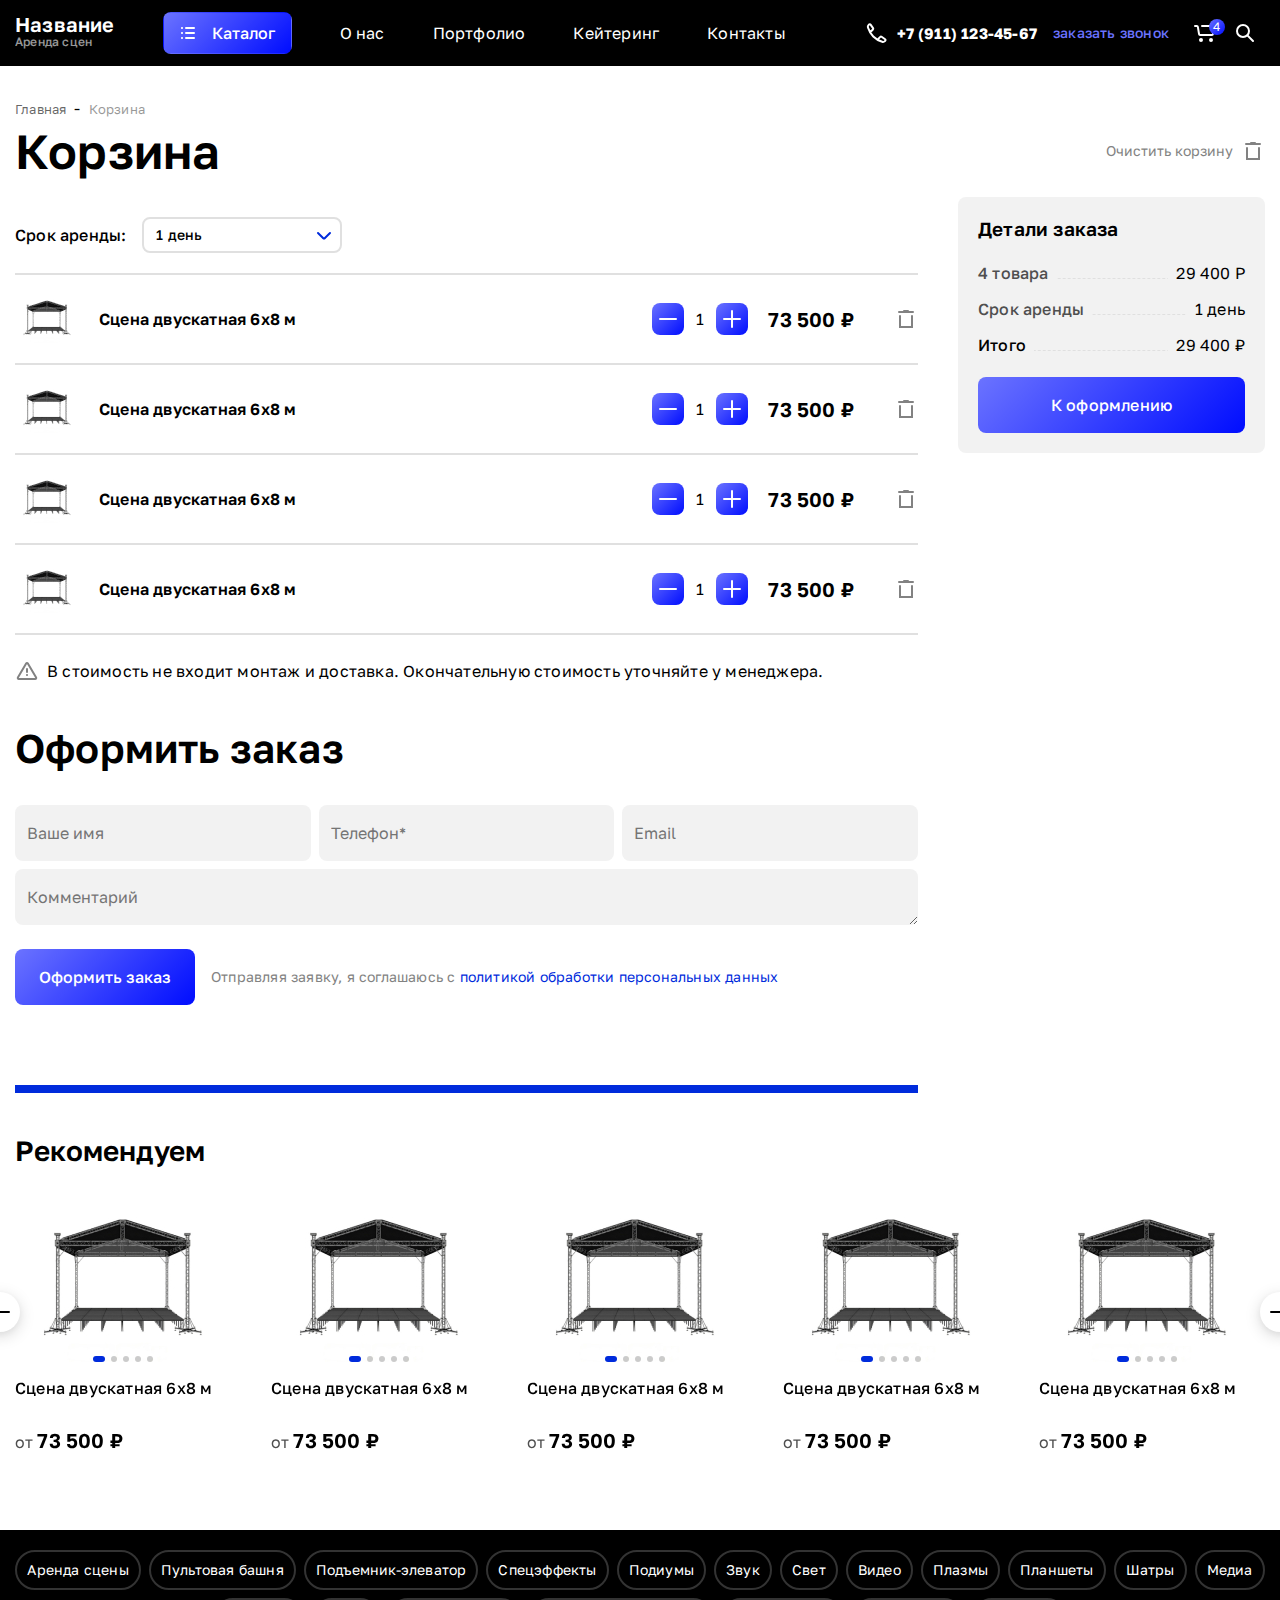
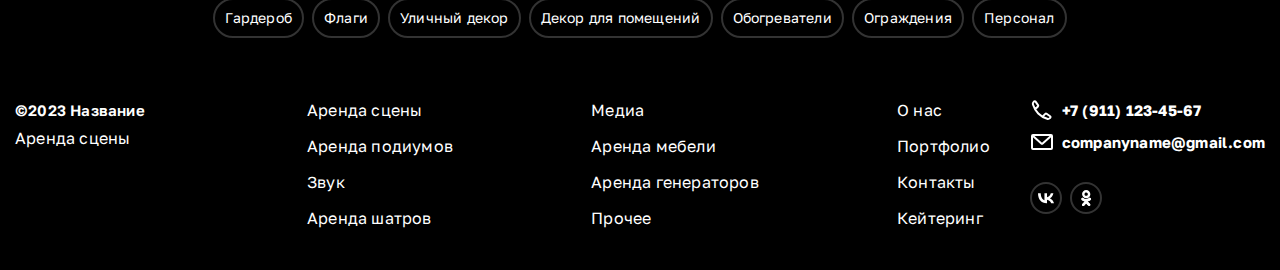
<file: cart.html>
<!DOCTYPE html>
<html lang="ru">
<head>
  <meta charset="UTF-8">
  <meta http-equiv="X-UA-Compatible" content="IE=edge">
  <meta name="viewport" content="width=device-width, initial-scale=1.0">
  <link rel="preconnect" href="https://fonts.googleapis.com">
  <link rel="preconnect" href="https://fonts.gstatic.com" crossorigin>
  <link href="https://fonts.googleapis.com/css2?family=Golos+Text:wght@400;500;700;900&display=swap" rel="stylesheet">
  <link rel="stylesheet" href="https://cdn.jsdelivr.net/npm/swiper@11/swiper-bundle.min.css"/>
  <link rel="stylesheet" href="https://cdn.jsdelivr.net/npm/@fancyapps/ui/dist/fancybox.css">
  <link rel="stylesheet" href="css/style.css">
  <title>Document</title>
</head>
<body>
  <div class="wrapper">
    <header class="header">
      <div class="container">
        <div class="header__inner">
          <nav class="header__nav">
            <a class="header__logo-box" href="#">
              <span class="header__logo-title">Название</span>
              <span class="header__logo-span">Аренда сцен</span>
            </a>
            <button class="header__catalog-open">
              <svg xmlns="http://www.w3.org/2000/svg" width="24" height="24" viewBox="0 0 24 24" fill="none">
                <path d="M10 7H18" stroke="white" stroke-width="2" stroke-linecap="round"/>
                <path d="M10 12H18" stroke="white" stroke-width="2" stroke-linecap="round"/>
                <path d="M10 17H18" stroke="white" stroke-width="2" stroke-linecap="round"/>
                <path fill-rule="evenodd" clip-rule="evenodd" d="M6 8C6.55228 8 7 7.55228 7 7C7 6.44772 6.55228 6 6 6C5.44772 6 5 6.44772 5 7C5 7.55228 5.44772 8 6 8Z" fill="white"/>
                <path fill-rule="evenodd" clip-rule="evenodd" d="M6 13C6.55228 13 7 12.5523 7 12C7 11.4477 6.55228 11 6 11C5.44772 11 5 11.4477 5 12C5 12.5523 5.44772 13 6 13Z" fill="white"/>
                <path fill-rule="evenodd" clip-rule="evenodd" d="M6 18C6.55228 18 7 17.5523 7 17C7 16.4477 6.55228 16 6 16C5.44772 16 5 16.4477 5 17C5 17.5523 5.44772 18 6 18Z" fill="white"/>
              </svg>
              Каталог
            </button>
            <ul class="header__nav-list">
              <li class="header__list-item"><a class="header__list-link" href="#">О нас</a></li>
              <li class="header__list-item"><a class="header__list-link" href="#">Портфолио</a></li>
              <li class="header__list-item"><a class="header__list-link" href="#">Кейтеринг</a></li>
              <li class="header__list-item"><a class="header__list-link" href="#">Контакты </a></li>
            </ul>
          </nav>
          <div class="header__contacts">
            <a class="header__contacts-phone" href="tel:+79111234567">
              <svg xmlns="http://www.w3.org/2000/svg" width="24" height="24" viewBox="0 0 24 24" fill="none">
                <path d="M12.7408 18.4036L15.3055 15.8389C15.6481 15.4963 16.1871 15.4486 16.5846 15.7258L20.1353 18.2023C20.6459 18.5584 20.7106 19.2894 20.2704 19.7296L19.8841 20.1159C19.1739 20.8261 18.1547 21.1338 17.1986 20.826C15.1336 20.1613 11.3767 18.6179 8.26175 15.503C5.14678 12.388 3.6034 8.63109 2.93871 6.56614C2.63093 5.60999 2.93859 4.59084 3.64885 3.88058L4.03512 3.49432C4.47529 3.05415 5.20634 3.11879 5.56244 3.62937L8.03888 7.18011C8.3161 7.57758 8.26844 8.11661 7.92578 8.45927L5.36113 11.0239" stroke="white" stroke-width="2" stroke-linecap="round"/>
              </svg>
              <span>+7 (911) 123-45-67</span>
            </a>
            <a class="header__contacts-link" href="#">заказать звонок</a>
            <div class="header__contacts-controls">
              <a class="header__cart-link" href="#">
                <svg xmlns="http://www.w3.org/2000/svg" width="24" height="24" viewBox="0 0 24 24" fill="none">
                  <path d="M21.2922 5L19.9463 13.1627C19.8666 13.6457 19.4491 14 18.9596 14H7.04304C6.55355 14 6.136 13.6457 6.05636 13.1627L4.84851 5.83731C4.76887 5.35434 4.35133 5 3.86183 5H2" stroke="white" stroke-width="2" stroke-linecap="round" stroke-linejoin="round"/>
                  <path fill-rule="evenodd" clip-rule="evenodd" d="M8 20C8.55228 20 9 19.5523 9 19C9 18.4477 8.55228 18 8 18C7.44772 18 7 18.4477 7 19C7 19.5523 7.44772 20 8 20Z" stroke="white" stroke-width="2"/>
                  <path fill-rule="evenodd" clip-rule="evenodd" d="M18 20C18.5523 20 19 19.5523 19 19C19 18.4477 18.5523 18 18 18C17.4477 18 17 18.4477 17 19C17 19.5523 17.4477 20 18 20Z" stroke="white" stroke-width="2"/>
                  <path d="M21 5L9 5" stroke="white" stroke-width="2" stroke-linecap="round" stroke-linejoin="round"/>
                </svg>
                <span>4</span>
              </a>
              <button class="header__search-btn">
                <svg xmlns="http://www.w3.org/2000/svg" width="24" height="24" viewBox="0 0 24 24" fill="none">
                  <path d="M14.4121 14.4121L20 20" stroke="white" stroke-width="2" stroke-linecap="round"/>
                  <path fill-rule="evenodd" clip-rule="evenodd" d="M10 16C13.3137 16 16 13.3137 16 10C16 6.68629 13.3137 4 10 4C6.68629 4 4 6.68629 4 10C4 13.3137 6.68629 16 10 16Z" stroke="white" stroke-width="2"/>
                </svg>
              </button>
            </div>
          </div>
          <button class="header__burger">
            <svg class="burger-icon" xmlns="http://www.w3.org/2000/svg" width="14" height="12" viewBox="0 0 14 12" fill="none">
              <path d="M1 1H13" stroke="white" stroke-width="2" stroke-linecap="round"/>
              <path d="M1 6H13" stroke="white" stroke-width="2" stroke-linecap="round"/>
              <path d="M1 11H13" stroke="white" stroke-width="2" stroke-linecap="round"/>
            </svg>
          </button>
        </div>
      </div>

      <div class="header__catalog popup">
        <div class="header__catalog-inner popup-content">
            <button class="header__catalog-inner--hide">
              <svg xmlns="http://www.w3.org/2000/svg" width="24" height="24" viewBox="0 0 24 24" fill="none">
                <path d="M17.6568 17.6569L6.34313 6.34315" stroke="#BDBDBD" stroke-width="2" stroke-linecap="round"/>
                <path d="M17.6569 6.34315L6.34317 17.6569" stroke="#BDBDBD" stroke-width="2" stroke-linecap="round"/>
              </svg>
            </button>
            <div class="header__catalog-tabs">
              <div class="header__catalog-tab catalog-tab" id="sceni">
                <svg xmlns="http://www.w3.org/2000/svg" width="24" height="24" viewBox="0 0 24 24" fill="none">
                  <path d="M3 22V10.4491C3 10.1634 3.12215 9.89142 3.33564 9.70166L11.3356 2.59055C11.7145 2.25376 12.2855 2.25376 12.6644 2.59055L20.6644 9.70166C20.8779 9.89142 21 10.1634 21 10.4491V22" stroke="black" stroke-width="2" stroke-linecap="round"/>
                  <path d="M4 19L20 19" stroke="black" stroke-width="2" stroke-linecap="round"/>
                  <path d="M4 11L20 11" stroke="black" stroke-width="2" stroke-linecap="round"/>
                </svg>
                <a href="#">Аренда сцены</a>
                <svg class="arrow" xmlns="http://www.w3.org/2000/svg" width="24" height="24" viewBox="0 0 24 24" fill="none">
                  <path d="M10 18L15.2929 12.7071C15.6834 12.3166 15.6834 11.6834 15.2929 11.2929L10 6" stroke="black" stroke-width="2" stroke-linecap="round"/>
                </svg>
              </div>
              <div class="header__catalog-tab catalog-tab" id="podium">
                <svg xmlns="http://www.w3.org/2000/svg" width="24" height="24" viewBox="0 0 24 24" fill="none">
                  <path d="M3 20C3 20.5523 3.44772 21 4 21H8C8.55228 21 9 20.5523 9 20V18C9 17.4477 9.44772 17 10 17H20C20.5523 17 21 16.5523 21 16V4C21 3.44772 20.5523 3 20 3H4C3.44772 3 3 3.44772 3 4V20Z" stroke="black" stroke-width="2" stroke-linecap="round"/>
                </svg>
                <a href="#">Аренда подиумов</a>
                <svg class="arrow" xmlns="http://www.w3.org/2000/svg" width="24" height="24" viewBox="0 0 24 24" fill="none">
                  <path d="M10 18L15.2929 12.7071C15.6834 12.3166 15.6834 11.6834 15.2929 11.2929L10 6" stroke="black" stroke-width="2" stroke-linecap="round"/>
                </svg>
              </div>
              <div class="header__catalog-tab catalog-tab" id="zvuk">
                <svg xmlns="http://www.w3.org/2000/svg" width="24" height="24" viewBox="0 0 24 24" fill="none">
                  <path d="M21 13H19C17.8954 13 17 13.8954 17 15V17C17 18.1046 17.8954 19 19 19V19C20.1046 19 21 18.1046 21 17V13C21 8.02944 16.9706 4 12 4C7.02944 4 3 8.02944 3 13V17C3 18.1046 3.89543 19 5 19V19C6.10457 19 7 18.1046 7 17V15C7 13.8954 6.10457 13 5 13H3" stroke="black" stroke-width="2"/>
                </svg>
                <a href="#">Звук</a>
                <svg class="arrow" xmlns="http://www.w3.org/2000/svg" width="24" height="24" viewBox="0 0 24 24" fill="none">
                  <path d="M10 18L15.2929 12.7071C15.6834 12.3166 15.6834 11.6834 15.2929 11.2929L10 6" stroke="black" stroke-width="2" stroke-linecap="round"/>
                </svg>
              </div>
              <div class="header__catalog-tab catalog-tab" id="shatr">
                <svg xmlns="http://www.w3.org/2000/svg" width="24" height="24" viewBox="0 0 24 24" fill="none">
                  <path d="M4 21H20C20.5304 21 21.0391 20.7893 21.4142 20.4142C21.7893 20.0391 22 19.5304 22 19V13C22 10.3478 20.9464 7.8043 19.0711 5.92893C17.1957 4.05357 14.6522 3 12 3C10.6868 3 9.38642 3.25866 8.17317 3.7612C6.95991 4.26375 5.85752 5.00035 4.92893 5.92893C3.05357 7.8043 2 10.3478 2 13V19C2 19.5304 2.21071 20.0391 2.58579 20.4142C2.96086 20.7893 3.46957 21 4 21V21Z" stroke="black" stroke-width="2" stroke-linecap="round" stroke-linejoin="round"/>
                  <path d="M7 13C7 11.8954 7.89543 11 9 11H15C16.1046 11 17 11.8954 17 13V21H7V13Z" stroke="black" stroke-width="2"/>
                </svg>
                <a href="#">Аренда шатров</a>
                <svg class="arrow" xmlns="http://www.w3.org/2000/svg" width="24" height="24" viewBox="0 0 24 24" fill="none">
                  <path d="M10 18L15.2929 12.7071C15.6834 12.3166 15.6834 11.6834 15.2929 11.2929L10 6" stroke="black" stroke-width="2" stroke-linecap="round"/>
                </svg>
              </div>
              <div class="header__catalog-tab catalog-tab" id="media">
                <svg xmlns="http://www.w3.org/2000/svg" width="24" height="24" viewBox="0 0 24 24" fill="none">
                  <rect x="20" y="6" width="12" height="16" rx="1" transform="rotate(90 20 6)" stroke="black" stroke-width="2" stroke-linecap="round" stroke-linejoin="round"/>
                  <path d="M2 18H22" stroke="black" stroke-width="2" stroke-linecap="round"/>
                  <path d="M4 17H20" stroke="black" stroke-width="2" stroke-linecap="round"/>
                </svg>
                <a href="#">Медиа</a>
                <svg class="arrow" xmlns="http://www.w3.org/2000/svg" width="24" height="24" viewBox="0 0 24 24" fill="none">
                  <path d="M10 18L15.2929 12.7071C15.6834 12.3166 15.6834 11.6834 15.2929 11.2929L10 6" stroke="black" stroke-width="2" stroke-linecap="round"/>
                </svg>
              </div>
              <div class="header__catalog-tab catalog-tab" id="furniture">
                <svg xmlns="http://www.w3.org/2000/svg" width="18" height="22" viewBox="0 0 18 22" fill="none">
                  <path d="M17 21V11C17 10.4696 16.7893 9.96086 16.4142 9.58579C16.0391 9.21071 15.5304 9 15 9H3" stroke="black" stroke-width="2" stroke-linecap="round" stroke-linejoin="round"/>
                  <path d="M1 1L3.88 13.5C3.96468 13.828 3.96468 14.172 3.88 14.5L2 21" stroke="black" stroke-width="2" stroke-linecap="round" stroke-linejoin="round"/>
                  <path d="M17 14L4 14" stroke="black" stroke-width="2" stroke-linecap="round" stroke-linejoin="round"/>
                </svg>
                <a href="#">Аренда мебели</a>
                <svg class="arrow" xmlns="http://www.w3.org/2000/svg" width="24" height="24" viewBox="0 0 24 24" fill="none">
                  <path d="M10 18L15.2929 12.7071C15.6834 12.3166 15.6834 11.6834 15.2929 11.2929L10 6" stroke="black" stroke-width="2" stroke-linecap="round"/>
                </svg>
              </div>
              <div class="header__catalog-tab catalog-tab" id="generator">
                <svg xmlns="http://www.w3.org/2000/svg" width="24" height="24" viewBox="0 0 24 24" fill="none">
                  <path fill-rule="evenodd" clip-rule="evenodd" d="M6.2588 14.2256C6.01739 14.2256 5.9289 14.0588 6.06148 13.8526L13.594 2.1353C13.7265 1.9293 13.8338 1.96035 13.8338 2.21602V9.32069C13.8338 9.57127 14.0367 9.77441 14.2709 9.77441H18.7381C18.9795 9.77441 19.068 9.94117 18.9354 10.1474L11.4029 21.8647C11.2705 22.0707 11.1631 22.0396 11.1631 21.784V14.6793C11.1631 14.4287 10.9602 14.2256 10.726 14.2256H6.2588Z" stroke="black" stroke-width="2" stroke-linecap="round" stroke-linejoin="round"/>
                </svg>
                <a href="#">Аренда генераторов</a>
                <svg class="arrow" xmlns="http://www.w3.org/2000/svg" width="24" height="24" viewBox="0 0 24 24" fill="none">
                  <path d="M10 18L15.2929 12.7071C15.6834 12.3166 15.6834 11.6834 15.2929 11.2929L10 6" stroke="black" stroke-width="2" stroke-linecap="round"/>
                </svg>
              </div>
              <div class="header__catalog-tab catalog-tab" id="other">
                <svg xmlns="http://www.w3.org/2000/svg" width="19" height="20" viewBox="0 0 19 20" fill="none">
                  <path d="M1 2.125V19" stroke="black" stroke-width="2" stroke-linecap="round"/>
                  <path d="M1.125 3.25C1.125 3.25 3.125 1 6.125 1C9.125 1 11.4107 3.25 13.6964 3.25C15.9821 3.25 17.125 2.125 17.125 2.125" stroke="black" stroke-width="2" stroke-linecap="round"/>
                  <path d="M1.125 13.375C1.125 13.375 3.125 11.125 6.125 11.125C9.125 11.125 11.4107 13.375 13.6964 13.375C15.9821 13.375 17.125 12.25 17.125 12.25V2.125" stroke="black" stroke-width="2" stroke-linecap="round"/>
                </svg>
                <a href="#">Прочее</a>
                <svg class="arrow" xmlns="http://www.w3.org/2000/svg" width="24" height="24" viewBox="0 0 24 24" fill="none">
                  <path d="M10 18L15.2929 12.7071C15.6834 12.3166 15.6834 11.6834 15.2929 11.2929L10 6" stroke="black" stroke-width="2" stroke-linecap="round"/>
                </svg>
              </div>
            </div>
            <div class="header__tab-content-wrapper tabs-inner">
              <div class="header__tab-content" data-links="sceni">
                <div class="tabs-inner__dropdown-item dropdown-item">
                  <div class="tabs-inner__dropdown-head">
                    <a href="#">Все сцены</a>
                    <svg class="drop-arrow" xmlns="http://www.w3.org/2000/svg" width="24" height="24" viewBox="0 0 24 24" fill="none">
                      <path d="M6 10L11.2929 15.2929C11.6834 15.6834 12.3166 15.6834 12.7071 15.2929L18 10" stroke="#002BDC" stroke-width="2" stroke-linecap="round"/>
                    </svg>
                  </div>
                  <ul class="tabs-inner__dropdown-list">
                    <li><a class="tabs-inner__dropdown-link dropdown-link--active" href="#">Двухскатная</a></li>
                    <li><a class="tabs-inner__dropdown-link" href="#">Односкатная</a></li>
                    <li><a class="tabs-inner__dropdown-link" href="#">Арочная</a></li>
                    <li><a class="tabs-inner__dropdown-link" href="#">С полукруглым вылетом</a></li>
                    <li><a class="tabs-inner__dropdown-link" href="#">Сценический комплекс</a></li>
                    <li><a class="tabs-inner__dropdown-link" href="#">Без крыши</a></li>
                  </ul>
                </div>
                <div class="tabs-inner__dropdown-item dropdown-item">
                  <div class="tabs-inner__dropdown-head">
                    <a href="#">Пультовая башня</a>
                  </div>
                </div>
                <div class="tabs-inner__dropdown-item dropdown-item">
                  <div class="tabs-inner__dropdown-head">
                    <a href="#">Подъемник-элеватор</a>
                  </div>
                </div>
                <div class="tabs-inner__dropdown-item dropdown-item">
                  <div class="tabs-inner__dropdown-head">
                    <a href="#">Спецэффекты</a>
                  </div>
                </div>
                <div class="tabs-inner__dropdown-item dropdown-item">
                  <div class="tabs-inner__dropdown-head">
                    <a href="#">Надувная сцена</a>
                  </div>
                </div>
              </div>
              <div class="header__tab-content" data-links="podium">
                <div class="tabs-inner__dropdown-item dropdown-item">
                  <div class="tabs-inner__dropdown-head">
                    <a href="#">Подиумы</a>
                  </div>
                </div>
                <div class="tabs-inner__dropdown-item dropdown-item">
                  <div class="tabs-inner__dropdown-head">
                    <a href="#">Автоподиумы</a>
                  </div>
                </div>
                <div class="tabs-inner__dropdown-item dropdown-item">
                  <div class="tabs-inner__dropdown-head">
                    <a href="#">Круглые подиумы</a>
                  </div>
                </div>
              </div>
              <div class="header__tab-content" data-links="zvuk">
                <div class="tabs-inner__dropdown-item dropdown-item">
                  <div class="tabs-inner__dropdown-head">
                    <a href="#">Ссылка 1</a>
                  </div>
                </div>
                <div class="tabs-inner__dropdown-item dropdown-item">
                  <div class="tabs-inner__dropdown-head">
                    <a href="#">Ссылка 2</a>
                  </div>
                </div>
                <div class="tabs-inner__dropdown-item dropdown-item">
                  <div class="tabs-inner__dropdown-head">
                    <a href="#">Ссылка 3</a>
                  </div>
                </div>
              </div>
              <div class="header__tab-content" data-links="shatr">
                <div class="tabs-inner__dropdown-item dropdown-item">
                  <div class="tabs-inner__dropdown-head">
                    <a href="#">Ссылка 1</a>
                  </div>
                </div>
                <div class="tabs-inner__dropdown-item dropdown-item">
                  <div class="tabs-inner__dropdown-head">
                    <a href="#">Ссылка 2</a>
                  </div>
                </div>
                <div class="tabs-inner__dropdown-item dropdown-item">
                  <div class="tabs-inner__dropdown-head">
                    <a href="#">Ссылка 3</a>
                  </div>
                </div>
                <div class="tabs-inner__dropdown-item dropdown-item">
                  <div class="tabs-inner__dropdown-head">
                    <a href="#">Ссылка 4</a>
                  </div>
                </div>
              </div>
              <div class="header__tab-content" data-links="media">
                <div class="tabs-inner__dropdown-item dropdown-item">
                  <div class="tabs-inner__dropdown-head">
                    <a href="#">Ссылка 1</a>
                  </div>
                </div>
                <div class="tabs-inner__dropdown-item dropdown-item">
                  <div class="tabs-inner__dropdown-head">
                    <a href="#">Ссылка 2</a>
                  </div>
                </div>
                <div class="tabs-inner__dropdown-item dropdown-item">
                  <div class="tabs-inner__dropdown-head">
                    <a href="#">Ссылка 3</a>
                  </div>
                </div>
                <div class="tabs-inner__dropdown-item dropdown-item">
                  <div class="tabs-inner__dropdown-head">
                    <a href="#">Ссылка 4</a>
                  </div>
                </div>
                <div class="tabs-inner__dropdown-item dropdown-item">
                  <div class="tabs-inner__dropdown-head">
                    <a href="#">Ссылка 5</a>
                  </div>
                </div>
              </div>
              <div class="header__tab-content" data-links="furniture">
                <div class="tabs-inner__dropdown-item dropdown-item">
                  <div class="tabs-inner__dropdown-head">
                    <a href="#">Подиумы</a>
                  </div>
                </div>
                <div class="tabs-inner__dropdown-item dropdown-item">
                  <div class="tabs-inner__dropdown-head">
                    <a href="#">Автоподиумы</a>
                  </div>
                </div>
                <div class="tabs-inner__dropdown-item dropdown-item">
                  <div class="tabs-inner__dropdown-head">
                    <a href="#">Круглые подиумы</a>
                  </div>
                </div>
              </div>
              <div class="header__tab-content" data-links="generator">
                <div class="tabs-inner__dropdown-item dropdown-item">
                  <div class="tabs-inner__dropdown-head">
                    <a href="#">Ссылка 1</a>
                  </div>
                </div>
                <div class="tabs-inner__dropdown-item dropdown-item">
                  <div class="tabs-inner__dropdown-head">
                    <a href="#">Ссылка 2</a>
                  </div>
                </div>
                <div class="tabs-inner__dropdown-item dropdown-item">
                  <div class="tabs-inner__dropdown-head">
                    <a href="#">Ссылка 3</a>
                  </div>
                </div>
              </div>
              <div class="header__tab-content" data-links="other">
                <div class="tabs-inner__dropdown-item dropdown-item">
                  <div class="tabs-inner__dropdown-head">
                    <a href="#">Ссылка 1</a>
                  </div>
                </div>
                <div class="tabs-inner__dropdown-item dropdown-item">
                  <div class="tabs-inner__dropdown-head">
                    <a href="#">Ссылка 2</a>
                  </div>
                </div>
                <div class="tabs-inner__dropdown-item dropdown-item">
                  <div class="tabs-inner__dropdown-head">
                    <a href="#">Ссылка 3</a>
                  </div>
                </div>
                <div class="tabs-inner__dropdown-item dropdown-item">
                  <div class="tabs-inner__dropdown-head">
                    <a href="#">Ссылка 4</a>
                  </div>
                </div>
                <div class="tabs-inner__dropdown-item dropdown-item">
                  <div class="tabs-inner__dropdown-head">
                    <a href="#">Ссылка 5</a>
                  </div>
                </div>
                <div class="tabs-inner__dropdown-item dropdown-item">
                  <div class="tabs-inner__dropdown-head">
                    <a href="#">Ссылка 6</a>
                  </div>
                </div>
              </div>
            </div>
        </div>
      </div>

      <div class="mobile-drawer popup">
        <div class="mobile-drawer__content">
          <button class="mobile-drawer__btn-close">
            <svg xmlns="http://www.w3.org/2000/svg" width="24" height="24" viewBox="0 0 24 24" fill="none">
              <path d="M17.6569 17.6568L6.34316 6.34309" stroke="#BDBDBD" stroke-width="2" stroke-linecap="round"/>
              <path d="M17.6568 6.34309L6.34314 17.6568" stroke="#BDBDBD" stroke-width="2" stroke-linecap="round"/>
            </svg>
          </button>
          <div class="mobile-drawer__content-title">Каталог</div>
          <div class="mobile-drawer__links-box">
            
            <div class="mobile-drawer__dropdown-item dropdown-item">
              <div class="mobile-drawer__dropdown-head">
                <svg xmlns="http://www.w3.org/2000/svg" width="24" height="24" viewBox="0 0 24 24" fill="none">
                  <path d="M3 22V10.4491C3 10.1634 3.12215 9.89142 3.33564 9.70166L11.3356 2.59055C11.7145 2.25376 12.2855 2.25376 12.6644 2.59055L20.6644 9.70166C20.8779 9.89142 21 10.1634 21 10.4491V22" stroke="black" stroke-width="2" stroke-linecap="round"/>
                  <path d="M4 19L20 19" stroke="black" stroke-width="2" stroke-linecap="round"/>
                  <path d="M4 11L20 11" stroke="black" stroke-width="2" stroke-linecap="round"/>
                </svg>
                <a href="#">Аренда сцены</a>
                <svg class="drop-arrow" xmlns="http://www.w3.org/2000/svg" width="24" height="24" viewBox="0 0 24 24" fill="none">
                  <path d="M6 10L11.2929 15.2929C11.6834 15.6834 12.3166 15.6834 12.7071 15.2929L18 10" stroke="black" stroke-width="2" stroke-linecap="round"/>
                </svg>
              </div>
              <ul class="tabs-inner__dropdown-list">
                <div class="mobile-drawer__sub-dropdown dropdown-item">
                  <div class="sub-dropdown__head">
                    <a class="mobile-drawer__dropdown-link" href="#">Все сцены</a>
                    <svg class="drop-arrow" xmlns="http://www.w3.org/2000/svg" width="24" height="24" viewBox="0 0 24 24" fill="none">
                      <path d="M6 10L11.2929 15.2929C11.6834 15.6834 12.3166 15.6834 12.7071 15.2929L18 10" stroke="black" stroke-width="2" stroke-linecap="round"/>
                    </svg>
                  </div>
                  <ul class="sub-dropdown__list">
                    <li><a class="link-active" href="#">Двухскатная</a></li>
                    <li><a href="#">Односкатная</a></li>
                    <li><a href="#">Арочная</a></li>
                    <li><a href="#">С полукруглым вылетом</a></li>
                    <li><a href="#">Сценический комплекс</a></li>
                    <li><a href="#">Без крыши</a></li>
                  </ul>
                </div>
                <a class="mobile-drawer__dropdown-link" href="#">Пультовая башня</a>
                <a class="mobile-drawer__dropdown-link" href="#">Подъемник-элеватор</a>
                <a class="mobile-drawer__dropdown-link" href="#">Спецэффекты</a>
                <a class="mobile-drawer__dropdown-link" href="#">Надувная сцена</a>
              </ul> 
            </div>

            <div class="mobile-drawer__dropdown-item dropdown-item">
              <div class="mobile-drawer__dropdown-head">
                <svg xmlns="http://www.w3.org/2000/svg" width="24" height="24" viewBox="0 0 24 24" fill="none">
                  <path d="M3 20C3 20.5523 3.44772 21 4 21H8C8.55228 21 9 20.5523 9 20V18C9 17.4477 9.44772 17 10 17H20C20.5523 17 21 16.5523 21 16V4C21 3.44772 20.5523 3 20 3H4C3.44772 3 3 3.44772 3 4V20Z" stroke="black" stroke-width="2" stroke-linecap="round"/>
                </svg>
                <a href="#">Аренда подиумов</a>
                <svg class="drop-arrow" xmlns="http://www.w3.org/2000/svg" width="24" height="24" viewBox="0 0 24 24" fill="none">
                  <path d="M6 10L11.2929 15.2929C11.6834 15.6834 12.3166 15.6834 12.7071 15.2929L18 10" stroke="black" stroke-width="2" stroke-linecap="round"/>
                </svg>
              </div>
              <ul class="tabs-inner__dropdown-list">
                <a class="mobile-drawer__dropdown-link" href="#">Все сцены</a>
                <a class="mobile-drawer__dropdown-link" href="#">Пультовая башня</a>
                <a class="mobile-drawer__dropdown-link" href="#">Подъемник-элеватор</a>
                <a class="mobile-drawer__dropdown-link" href="#">Спецэффекты</a>
                <a class="mobile-drawer__dropdown-link" href="#">Надувная сцена</a>
              </ul> 
            </div>

            <div class="mobile-drawer__dropdown-item dropdown-item">
              <div class="mobile-drawer__dropdown-head">
                <svg xmlns="http://www.w3.org/2000/svg" width="24" height="24" viewBox="0 0 24 24" fill="none">
                  <path d="M21 13H19C17.8954 13 17 13.8954 17 15V17C17 18.1046 17.8954 19 19 19V19C20.1046 19 21 18.1046 21 17V13C21 8.02944 16.9706 4 12 4C7.02944 4 3 8.02944 3 13V17C3 18.1046 3.89543 19 5 19V19C6.10457 19 7 18.1046 7 17V15C7 13.8954 6.10457 13 5 13H3" stroke="black" stroke-width="2"/>
                </svg>
                <a href="#">Звук</a>
                <svg class="drop-arrow" xmlns="http://www.w3.org/2000/svg" width="24" height="24" viewBox="0 0 24 24" fill="none">
                  <path d="M6 10L11.2929 15.2929C11.6834 15.6834 12.3166 15.6834 12.7071 15.2929L18 10" stroke="black" stroke-width="2" stroke-linecap="round"/>
                </svg>
              </div>
              <ul class="tabs-inner__dropdown-list">
                <a class="mobile-drawer__dropdown-link" href="#">Все сцены</a>
                <a class="mobile-drawer__dropdown-link" href="#">Пультовая башня</a>
                <a class="mobile-drawer__dropdown-link" href="#">Подъемник-элеватор</a>
                <a class="mobile-drawer__dropdown-link" href="#">Спецэффекты</a>
                <a class="mobile-drawer__dropdown-link" href="#">Надувная сцена</a>
              </ul> 
            </div>

            <div class="mobile-drawer__dropdown-item dropdown-item">
              <div class="mobile-drawer__dropdown-head">
                <svg xmlns="http://www.w3.org/2000/svg" width="24" height="24" viewBox="0 0 24 24" fill="none">
                  <path d="M4 21H20C20.5304 21 21.0391 20.7893 21.4142 20.4142C21.7893 20.0391 22 19.5304 22 19V13C22 10.3478 20.9464 7.8043 19.0711 5.92893C17.1957 4.05357 14.6522 3 12 3C10.6868 3 9.38642 3.25866 8.17317 3.7612C6.95991 4.26375 5.85752 5.00035 4.92893 5.92893C3.05357 7.8043 2 10.3478 2 13V19C2 19.5304 2.21071 20.0391 2.58579 20.4142C2.96086 20.7893 3.46957 21 4 21V21Z" stroke="black" stroke-width="2" stroke-linecap="round" stroke-linejoin="round"/>
                  <path d="M7 13C7 11.8954 7.89543 11 9 11H15C16.1046 11 17 11.8954 17 13V21H7V13Z" stroke="black" stroke-width="2"/>
                </svg>
                <a href="#">Аренда шатров</a>
                <svg class="drop-arrow" xmlns="http://www.w3.org/2000/svg" width="24" height="24" viewBox="0 0 24 24" fill="none">
                  <path d="M6 10L11.2929 15.2929C11.6834 15.6834 12.3166 15.6834 12.7071 15.2929L18 10" stroke="black" stroke-width="2" stroke-linecap="round"/>
                </svg>
              </div>
              <ul class="tabs-inner__dropdown-list">
                <a class="mobile-drawer__dropdown-link" href="#">Все сцены</a>
                <a class="mobile-drawer__dropdown-link" href="#">Пультовая башня</a>
                <a class="mobile-drawer__dropdown-link" href="#">Подъемник-элеватор</a>
                <a class="mobile-drawer__dropdown-link" href="#">Спецэффекты</a>
                <a class="mobile-drawer__dropdown-link" href="#">Надувная сцена</a>
              </ul> 
            </div>

            <div class="mobile-drawer__dropdown-item dropdown-item">
              <div class="mobile-drawer__dropdown-head">
                <svg xmlns="http://www.w3.org/2000/svg" width="24" height="24" viewBox="0 0 24 24" fill="none">
                  <rect x="20" y="6" width="12" height="16" rx="1" transform="rotate(90 20 6)" stroke="black" stroke-width="2" stroke-linecap="round" stroke-linejoin="round"/>
                  <path d="M2 18H22" stroke="black" stroke-width="2" stroke-linecap="round"/>
                  <path d="M4 17H20" stroke="black" stroke-width="2" stroke-linecap="round"/>
                </svg>
                <a href="#">Медиа</a>
                <svg class="drop-arrow" xmlns="http://www.w3.org/2000/svg" width="24" height="24" viewBox="0 0 24 24" fill="none">
                  <path d="M6 10L11.2929 15.2929C11.6834 15.6834 12.3166 15.6834 12.7071 15.2929L18 10" stroke="black" stroke-width="2" stroke-linecap="round"/>
                </svg>
              </div>
              <ul class="tabs-inner__dropdown-list">
                <a class="mobile-drawer__dropdown-link" href="#">Все сцены</a>
                <a class="mobile-drawer__dropdown-link" href="#">Пультовая башня</a>
                <a class="mobile-drawer__dropdown-link" href="#">Подъемник-элеватор</a>
                <a class="mobile-drawer__dropdown-link" href="#">Спецэффекты</a>
                <a class="mobile-drawer__dropdown-link" href="#">Надувная сцена</a>
              </ul> 
            </div>

            <div class="mobile-drawer__dropdown-item dropdown-item">
              <div class="mobile-drawer__dropdown-head">
                <svg xmlns="http://www.w3.org/2000/svg" width="18" height="22" viewBox="0 0 18 22" fill="none">
                  <path d="M17 21V11C17 10.4696 16.7893 9.96086 16.4142 9.58579C16.0391 9.21071 15.5304 9 15 9H3" stroke="black" stroke-width="2" stroke-linecap="round" stroke-linejoin="round"/>
                  <path d="M1 1L3.88 13.5C3.96468 13.828 3.96468 14.172 3.88 14.5L2 21" stroke="black" stroke-width="2" stroke-linecap="round" stroke-linejoin="round"/>
                  <path d="M17 14L4 14" stroke="black" stroke-width="2" stroke-linecap="round" stroke-linejoin="round"/>
                </svg>
                <a href="#">Аренда мебели</a>
                <svg class="drop-arrow" xmlns="http://www.w3.org/2000/svg" width="24" height="24" viewBox="0 0 24 24" fill="none">
                  <path d="M6 10L11.2929 15.2929C11.6834 15.6834 12.3166 15.6834 12.7071 15.2929L18 10" stroke="black" stroke-width="2" stroke-linecap="round"/>
                </svg>
              </div>
              <ul class="tabs-inner__dropdown-list">
                <a class="mobile-drawer__dropdown-link" href="#">Все сцены</a>
                <a class="mobile-drawer__dropdown-link" href="#">Пультовая башня</a>
                <a class="mobile-drawer__dropdown-link" href="#">Подъемник-элеватор</a>
                <a class="mobile-drawer__dropdown-link" href="#">Спецэффекты</a>
                <a class="mobile-drawer__dropdown-link" href="#">Надувная сцена</a>
              </ul> 
            </div>

            <div class="mobile-drawer__dropdown-item dropdown-item">
              <div class="mobile-drawer__dropdown-head">
                <svg xmlns="http://www.w3.org/2000/svg" width="24" height="24" viewBox="0 0 24 24" fill="none">
                  <path fill-rule="evenodd" clip-rule="evenodd" d="M6.2588 14.2256C6.01739 14.2256 5.9289 14.0588 6.06148 13.8526L13.594 2.1353C13.7265 1.9293 13.8338 1.96035 13.8338 2.21602V9.32069C13.8338 9.57127 14.0367 9.77441 14.2709 9.77441H18.7381C18.9795 9.77441 19.068 9.94117 18.9354 10.1474L11.4029 21.8647C11.2705 22.0707 11.1631 22.0396 11.1631 21.784V14.6793C11.1631 14.4287 10.9602 14.2256 10.726 14.2256H6.2588Z" stroke="black" stroke-width="2" stroke-linecap="round" stroke-linejoin="round"/>
                  </svg>
                <a href="#">Аренда генераторов</a>
                <svg class="drop-arrow" xmlns="http://www.w3.org/2000/svg" width="24" height="24" viewBox="0 0 24 24" fill="none">
                  <path d="M6 10L11.2929 15.2929C11.6834 15.6834 12.3166 15.6834 12.7071 15.2929L18 10" stroke="black" stroke-width="2" stroke-linecap="round"/>
                </svg>
              </div>
              <ul class="tabs-inner__dropdown-list">
                <a class="mobile-drawer__dropdown-link" href="#">Все сцены</a>
                <a class="mobile-drawer__dropdown-link" href="#">Пультовая башня</a>
                <a class="mobile-drawer__dropdown-link" href="#">Подъемник-элеватор</a>
                <a class="mobile-drawer__dropdown-link" href="#">Спецэффекты</a>
                <a class="mobile-drawer__dropdown-link" href="#">Надувная сцена</a>
              </ul> 
            </div>

            <div class="mobile-drawer__dropdown-item dropdown-item">
              <div class="mobile-drawer__dropdown-head">
                <svg xmlns="http://www.w3.org/2000/svg" width="19" height="20" viewBox="0 0 19 20" fill="none">
                  <path d="M1 2.125V19" stroke="black" stroke-width="2" stroke-linecap="round"/>
                  <path d="M1.125 3.25C1.125 3.25 3.125 1 6.125 1C9.125 1 11.4107 3.25 13.6964 3.25C15.9821 3.25 17.125 2.125 17.125 2.125" stroke="black" stroke-width="2" stroke-linecap="round"/>
                  <path d="M1.125 13.375C1.125 13.375 3.125 11.125 6.125 11.125C9.125 11.125 11.4107 13.375 13.6964 13.375C15.9821 13.375 17.125 12.25 17.125 12.25V2.125" stroke="black" stroke-width="2" stroke-linecap="round"/>
                </svg>
                <a href="#">Прочее</a>
                <svg class="drop-arrow" xmlns="http://www.w3.org/2000/svg" width="24" height="24" viewBox="0 0 24 24" fill="none">
                  <path d="M6 10L11.2929 15.2929C11.6834 15.6834 12.3166 15.6834 12.7071 15.2929L18 10" stroke="black" stroke-width="2" stroke-linecap="round"/>
                </svg>
              </div>
              <ul class="tabs-inner__dropdown-list">
                <a class="mobile-drawer__dropdown-link" href="#">Все сцены</a>
                <a class="mobile-drawer__dropdown-link" href="#">Пультовая башня</a>
                <a class="mobile-drawer__dropdown-link" href="#">Подъемник-элеватор</a>
                <a class="mobile-drawer__dropdown-link" href="#">Спецэффекты</a>
                <a class="mobile-drawer__dropdown-link" href="#">Надувная сцена</a>
              </ul> 
            </div>
          
          </div>
          <nav class="mobile-drawer__nav">
            <ul class="mobile-drawer__nav-list">
              <li>
                <a class="mobile-drawer__nav-list-link" href="#">
                  <svg xmlns="http://www.w3.org/2000/svg" width="24" height="24" viewBox="0 0 24 24" fill="none">
                    <path d="M4 20C4 17 8 17 10 15C11 14 8 14 8 9C8 5.667 9.333 4 12 4C14.667 4 16 5.667 16 9C16 14 13 14 14 15C16 17 20 17 20 20" stroke="black" stroke-width="2" stroke-linecap="round"/>
                  </svg>
                  О нас
                </a>
              </li>
              <li>
                <a class="mobile-drawer__nav-list-link" href="#">
                  <svg xmlns="http://www.w3.org/2000/svg" width="20" height="15" viewBox="0 0 20 15" fill="none">
                    <path fill-rule="evenodd" clip-rule="evenodd" d="M6 3L6.7396 1.8906C7.11053 1.3342 7.73499 1 8.4037 1H11.5963C12.265 1 12.8895 1.3342 13.2604 1.8906L14 3H19V14H1V3H6Z" stroke="black" stroke-width="2" stroke-linecap="round" stroke-linejoin="round"/>
                    <path fill-rule="evenodd" clip-rule="evenodd" d="M10 11C11.6569 11 13 9.65685 13 8C13 6.34315 11.6569 5 10 5C8.34315 5 7 6.34315 7 8C7 9.65685 8.34315 11 10 11Z" stroke="black" stroke-width="2"/>
                  </svg>
                  Портфолио
                </a>
              </li>
              <li>
                <a class="mobile-drawer__nav-list-link" href="#">
                  <svg xmlns="http://www.w3.org/2000/svg" width="24" height="24" viewBox="0 0 24 24" fill="none">
                    <path d="M8 4V20" stroke="black" stroke-width="2" stroke-linecap="round" stroke-linejoin="round"/>
                    <path d="M18 12C18 12 15 11 15 8C15 5 18 4 18 4V20" stroke="black" stroke-width="2" stroke-linecap="round" stroke-linejoin="round"/>
                    <path d="M5 4V7C5 8.65685 6.34315 10 8 10V10C9.65685 10 11 8.65685 11 7V4" stroke="black" stroke-width="2" stroke-linecap="round" stroke-linejoin="round"/>
                  </svg>
                  Кейтеринг
                </a>
              </li>
              <li>
                <a class="mobile-drawer__nav-list-link" href="#">
                  <svg xmlns="http://www.w3.org/2000/svg" width="24" height="24" viewBox="0 0 24 24" fill="none">
                    <path d="M3 6L11.3356 13.4095C11.7145 13.7462 12.2855 13.7462 12.6644 13.4095L21 6" stroke="black" stroke-width="2"/>
                    <rect x="2" y="5" width="20" height="14" rx="1" stroke="black" stroke-width="2" stroke-linecap="round" stroke-linejoin="round"/>
                  </svg>
                  Контакты
                </a>
              </li>
            </ul>
          </nav>
        </div>
      </div>

      <div class="search-popup popup">
        <div class="search-popup__content">
          <button class="search-popup__btn-close">
            <svg xmlns="http://www.w3.org/2000/svg" width="24" height="24" viewBox="0 0 24 24" fill="none">
              <path d="M17.6569 17.6569L6.34319 6.34315" stroke="#BDBDBD" stroke-width="2" stroke-linecap="round"/>
              <path d="M17.6568 6.34315L6.34311 17.6569" stroke="#BDBDBD" stroke-width="2" stroke-linecap="round"/>
            </svg>
          </button>
          <div class="search-popup__input-box">
            <svg xmlns="http://www.w3.org/2000/svg" width="24" height="24" viewBox="0 0 24 24" fill="none">
              <path d="M14.4121 14.4121L20 20" stroke="black" stroke-width="2" stroke-linecap="round"/>
              <path fill-rule="evenodd" clip-rule="evenodd" d="M10 16C13.3137 16 16 13.3137 16 10C16 6.68629 13.3137 4 10 4C6.68629 4 4 6.68629 4 10C4 13.3137 6.68629 16 10 16Z" stroke="black" stroke-width="2"/>
            </svg>
            <input class="search-popup__input" type="text" placeholder="Поиск по сайту">
          </div>
          <div class="search-popup__content-title">Популярные категории</div>
          <a class="search-popup__link" href="#">
            Аренда сцены
            <svg xmlns="http://www.w3.org/2000/svg" width="24" height="24" viewBox="0 0 24 24" fill="none">
              <path d="M10 18L15.2929 12.7071C15.6834 12.3166 15.6834 11.6834 15.2929 11.2929L10 6" stroke="black" stroke-width="2" stroke-linecap="round"/>
            </svg>
          </a>
          <a class="search-popup__link" href="#">
            Аренда подиумов
            <svg xmlns="http://www.w3.org/2000/svg" width="24" height="24" viewBox="0 0 24 24" fill="none">
              <path d="M10 18L15.2929 12.7071C15.6834 12.3166 15.6834 11.6834 15.2929 11.2929L10 6" stroke="black" stroke-width="2" stroke-linecap="round"/>
            </svg>
          </a>
          <a class="search-popup__link" href="#">
            Аренда шатров
            <svg xmlns="http://www.w3.org/2000/svg" width="24" height="24" viewBox="0 0 24 24" fill="none">
              <path d="M10 18L15.2929 12.7071C15.6834 12.3166 15.6834 11.6834 15.2929 11.2929L10 6" stroke="black" stroke-width="2" stroke-linecap="round"/>
            </svg>
          </a>
          <a class="search-popup__link" href="#">
            Звук
            <svg xmlns="http://www.w3.org/2000/svg" width="24" height="24" viewBox="0 0 24 24" fill="none">
              <path d="M10 18L15.2929 12.7071C15.6834 12.3166 15.6834 11.6834 15.2929 11.2929L10 6" stroke="black" stroke-width="2" stroke-linecap="round"/>
            </svg>
          </a>
          <a class="search-popup__link" href="#">
            Аренда мебели
            <svg xmlns="http://www.w3.org/2000/svg" width="24" height="24" viewBox="0 0 24 24" fill="none">
              <path d="M10 18L15.2929 12.7071C15.6834 12.3166 15.6834 11.6834 15.2929 11.2929L10 6" stroke="black" stroke-width="2" stroke-linecap="round"/>
            </svg>
          </a>
        </div>
      </div>
    </header>

    <main class="main cart-page">
      <div class="breadcrumbs">
        <div class="container">
          <ul class="breadcrumbs__list">
            <li><a href="#">Главная</a></li>
            <li>-</li>
            <li><span>Корзина</span></li>
          </ul>
        </div>
      </div>
      <div class="cart">
        <div class="container">
          <div class="cart__head">
            <h1 class="cart__title">Корзина</h1>
            <button class="cart__btn-clean">
              <span>Очистить корзину</span>
              <svg xmlns="http://www.w3.org/2000/svg" width="24" height="24" viewBox="0 0 24 24" fill="none">
                <path d="M19 5H5" stroke="#828282" stroke-width="2" stroke-linecap="round"/>
                <path d="M14 4H10" stroke="#828282" stroke-width="2" stroke-linecap="round"/>
                <path d="M6 9V20H18C18 19 18 9 18 9" stroke="#828282" stroke-width="2" stroke-linecap="round"/>
               </svg>
            </button>
          </div> 
          <div class="cart__inner">
            <div class="cart__items-container">
              <div class="cart__items-head">
                <div class="cart__items-head-text">Срок аренды:</div>
                <div class="cart__dropdown">
                  <div class="cart__dropdown-head">1 день</div>
                  <div class="cart__dropdown-list">

                  </div>
                </div>
              </div>
              <div class="cart__items">
                <div class="cart__item cart-item">
                  <div class="cart-item__img">
                    <img src="images/cart-item-img.jpg" alt="">
                  </div>
                  <div class="cart-item__column">
                    <div class="cart-item__title">Сцена двускатная 6х8 м</div>
                    <div class="cart-item__counter-container">
                      <div class="cart-item__counter">
                        <button class="cart-item__decrement">
                          <svg xmlns="http://www.w3.org/2000/svg" width="24" height="24" viewBox="0 0 24 24" fill="none">
                            <path d="M20 12H4" stroke="white" stroke-width="2" stroke-linecap="round"/>
                          </svg>
                        </button>
                        <span class="cart-item__count">1</span>
                        <button class="cart-item__incremnt"> 
                          <svg xmlns="http://www.w3.org/2000/svg" width="24" height="24" viewBox="0 0 24 24" fill="none">
                            <path d="M20 12H4" stroke="white" stroke-width="2" stroke-linecap="round"/>
                            <path d="M12 4V20" stroke="white" stroke-width="2" stroke-linecap="round"/>
                          </svg>
                        </button>
                      </div>
                      <div class="cart-item__price">73 500 ₽</div>
                    </div>
                  </div>
                  <button class="cart-item__btn">
                    <svg xmlns="http://www.w3.org/2000/svg" width="24" height="24" viewBox="0 0 24 24" fill="none">
                      <path d="M19 5H5" stroke="#828282" stroke-width="2" stroke-linecap="round"/>
                      <path d="M14 4H10" stroke="#828282" stroke-width="2" stroke-linecap="round"/>
                      <path d="M6 9V20H18C18 19 18 9 18 9" stroke="#828282" stroke-width="2" stroke-linecap="round"/>
                    </svg>
                  </button>
                </div>
                <div class="cart__item cart-item">
                  <div class="cart-item__img">
                    <img src="images/cart-item-img.jpg" alt="">
                  </div>
                  <div class="cart-item__column">
                    <div class="cart-item__title">Сцена двускатная 6х8 м</div>
                    <div class="cart-item__counter-container">
                      <div class="cart-item__counter">
                        <button class="cart-item__decrement">
                          <svg xmlns="http://www.w3.org/2000/svg" width="24" height="24" viewBox="0 0 24 24" fill="none">
                            <path d="M20 12H4" stroke="white" stroke-width="2" stroke-linecap="round"/>
                          </svg>
                        </button>
                        <span class="cart-item__count">1</span>
                        <button class="cart-item__incremnt"> 
                          <svg xmlns="http://www.w3.org/2000/svg" width="24" height="24" viewBox="0 0 24 24" fill="none">
                            <path d="M20 12H4" stroke="white" stroke-width="2" stroke-linecap="round"/>
                            <path d="M12 4V20" stroke="white" stroke-width="2" stroke-linecap="round"/>
                          </svg>
                        </button>
                      </div>
                      <div class="cart-item__price">73 500 ₽</div>
                    </div>
                  </div>
                  <button class="cart-item__btn">
                    <svg xmlns="http://www.w3.org/2000/svg" width="24" height="24" viewBox="0 0 24 24" fill="none">
                      <path d="M19 5H5" stroke="#828282" stroke-width="2" stroke-linecap="round"/>
                      <path d="M14 4H10" stroke="#828282" stroke-width="2" stroke-linecap="round"/>
                      <path d="M6 9V20H18C18 19 18 9 18 9" stroke="#828282" stroke-width="2" stroke-linecap="round"/>
                    </svg>
                  </button>
                </div>
                <div class="cart__item cart-item">
                  <div class="cart-item__img">
                    <img src="images/cart-item-img.jpg" alt="">
                  </div>
                  <div class="cart-item__column">
                    <div class="cart-item__title">Сцена двускатная 6х8 м</div>
                    <div class="cart-item__counter-container">
                      <div class="cart-item__counter">
                        <button class="cart-item__decrement">
                          <svg xmlns="http://www.w3.org/2000/svg" width="24" height="24" viewBox="0 0 24 24" fill="none">
                            <path d="M20 12H4" stroke="white" stroke-width="2" stroke-linecap="round"/>
                          </svg>
                        </button>
                        <span class="cart-item__count">1</span>
                        <button class="cart-item__incremnt"> 
                          <svg xmlns="http://www.w3.org/2000/svg" width="24" height="24" viewBox="0 0 24 24" fill="none">
                            <path d="M20 12H4" stroke="white" stroke-width="2" stroke-linecap="round"/>
                            <path d="M12 4V20" stroke="white" stroke-width="2" stroke-linecap="round"/>
                          </svg>
                        </button>
                      </div>
                      <div class="cart-item__price">73 500 ₽</div>
                    </div>
                  </div>
                  <button class="cart-item__btn">
                    <svg xmlns="http://www.w3.org/2000/svg" width="24" height="24" viewBox="0 0 24 24" fill="none">
                      <path d="M19 5H5" stroke="#828282" stroke-width="2" stroke-linecap="round"/>
                      <path d="M14 4H10" stroke="#828282" stroke-width="2" stroke-linecap="round"/>
                      <path d="M6 9V20H18C18 19 18 9 18 9" stroke="#828282" stroke-width="2" stroke-linecap="round"/>
                    </svg>
                  </button>
                </div>
                <div class="cart__item cart-item">
                  <div class="cart-item__img">
                    <img src="images/cart-item-img.jpg" alt="">
                  </div>
                  <div class="cart-item__column">
                    <div class="cart-item__title">Сцена двускатная 6х8 м</div>
                    <div class="cart-item__counter-container">
                      <div class="cart-item__counter">
                        <button class="cart-item__decrement">
                          <svg xmlns="http://www.w3.org/2000/svg" width="24" height="24" viewBox="0 0 24 24" fill="none">
                            <path d="M20 12H4" stroke="white" stroke-width="2" stroke-linecap="round"/>
                          </svg>
                        </button>
                        <span class="cart-item__count">1</span>
                        <button class="cart-item__incremnt"> 
                          <svg xmlns="http://www.w3.org/2000/svg" width="24" height="24" viewBox="0 0 24 24" fill="none">
                            <path d="M20 12H4" stroke="white" stroke-width="2" stroke-linecap="round"/>
                            <path d="M12 4V20" stroke="white" stroke-width="2" stroke-linecap="round"/>
                          </svg>
                        </button>
                      </div>
                      <div class="cart-item__price">73 500 ₽</div>
                    </div>
                  </div>
                  <button class="cart-item__btn">
                    <svg xmlns="http://www.w3.org/2000/svg" width="24" height="24" viewBox="0 0 24 24" fill="none">
                      <path d="M19 5H5" stroke="#828282" stroke-width="2" stroke-linecap="round"/>
                      <path d="M14 4H10" stroke="#828282" stroke-width="2" stroke-linecap="round"/>
                      <path d="M6 9V20H18C18 19 18 9 18 9" stroke="#828282" stroke-width="2" stroke-linecap="round"/>
                    </svg>
                  </button>
                </div>
              </div>
              <div class="cart--text">
                <svg xmlns="http://www.w3.org/2000/svg" width="24" height="24" viewBox="0 0 24 24" fill="none">
                  <path d="M12 10V13" stroke="#828282" stroke-width="2" stroke-linecap="round"/>
                  <path fill-rule="evenodd" clip-rule="evenodd" d="M12 17C12.5523 17 13 16.5523 13 16C13 15.4477 12.5523 15 12 15C11.4477 15 11 15.4477 11 16C11 16.5523 11.4477 17 12 17Z" fill="#828282"/>
                  <path fill-rule="evenodd" clip-rule="evenodd" d="M11.1381 4.46529C11.5247 3.80798 12.4753 3.80798 12.8619 4.46529L21.1135 18.493C21.5057 19.1596 21.025 20 20.2516 20H3.74842C2.975 20 2.49435 19.1596 2.88648 18.493L11.1381 4.46529Z" stroke="#828282" stroke-width="2" stroke-linejoin="round"/>
                </svg>
                <span>В стоимость не входит монтаж и доставка. Окончательную стоимость уточняйте у менеджера.</span>
              </div>
              <form class="cart__form" action="#">
                <div class="cart__form-title">Оформить заказ</div>
                <div class="cart__form-inner">
                  <input class="cart__input" type="text" name="name" placeholder="Ваше имя">
                  <input class="cart__input" type="text" name="phone" placeholder="Телефон*">
                  <input class="cart__input" type="text" name="Email" placeholder="Email">
                  <textarea class="cart__textarea" name="message" placeholder="Комментарий"></textarea>
                </div>
                <div class="cart__form-footer">
                  <button class="cart__form-btn" type="submit">Оформить заказ</button>
                  <p class="cart__form-text">
                    Отправляя заявку, я соглашаюсь с <a href="#">политикой обработки персональных данных</a>
                  </p>
                </div>
              </form>
            </div>
            <div class="cart__info-container"> 
              <div class="cart-info">
                <div class="cart-info__title">Детали заказа</div>
                <div class="cart-info__row">
                  <div class="cart-info__prop"><span class="cart-count-goods">4</span> товара</div>
                  <div class="cart-info__value">29 400 Р</div>
                  <div class="cart-info__row--dashed"></div>
                </div>
                <div class="cart-info__row">
                  <div class="cart-info__prop">Срок аренды</div>
                  <div class="cart-info__value"><span class="count-day">1</span> день</div>
                  <div class="cart-info__row--dashed"></div>
                </div>
                <div class="cart-info__row cart-info__row1">
                  <div class="cart-info__prop1">Итого</div>
                  <div class="cart-info__value1">29 400 ₽</div>
                  <div class="cart-info__row--dashed"></div>
                </div>
                <a class="cart-info__link" href="#">К оформлению</a>
              </div>
            </div>
          </div>
        </div>
      </div>

      <section class="recommend">
        <div class="container">
          <div class="recommend__title">Рекомендуем</div>
          <div class="recommend__items">
            <div class="swiper-wrapper">
              <a class="recommend__item recommend-item swiper-slide hover-gallery-parent" href="#">
                <div class="recommend__img-box hover-images-box">
                  <div class="recommend-item__images hover-images">
                    <img class="recommend-item__img hover-gallery-img" src="images/recommend/img1.jpg" alt="">
                    <img class="recommend-item__img hover-gallery-img" src="images/dop/img1.jpg" alt="">
                    <img class="recommend-item__img hover-gallery-img" src="images/recommend/img1.jpg" alt="">
                    <img class="recommend-item__img hover-gallery-img" src="images/dop/img2.jpg" alt="">
                    <img class="recommend-item__img hover-gallery-img " src="images/recommend/img1.jpg" alt="">
                  </div>
                </div>
                <div class="recommend-item__content">
                  <div class="recommend-item__title">Сцена двускатная 6х8 м</div>
                  <div class="recommend-item__price-box">
                    <span>от</span>
                    <span class="recommend-item__price">73 500 ₽</span>
                  </div>
                </div>
              </a>
              <a class="recommend__item recommend-item swiper-slide hover-gallery-parent" href="#">
                <div class="recommend__img-box hover-images-box">
                  <div class="recommend-item__images hover-images">
                    <img class="recommend-item__img hover-gallery-img" src="images/recommend/img1.jpg" alt="">
                    <img class="recommend-item__img hover-gallery-img" src="images/dop/img1.jpg" alt="">
                    <img class="recommend-item__img hover-gallery-img" src="images/recommend/img1.jpg" alt="">
                    <img class="recommend-item__img hover-gallery-img" src="images/dop/img2.jpg" alt="">
                    <img class="recommend-item__img hover-gallery-img" src="images/recommend/img1.jpg" alt="">
                  </div>
                </div>
                <div class="recommend-item__content">
                  <div class="recommend-item__title">Сцена двускатная 6х8 м</div>
                  <div class="recommend-item__price-box">
                    <span>от</span>
                    <span class="recommend-item__price">73 500 ₽</span>
                  </div>
                </div>
              </a>
              <a class="recommend__item recommend-item swiper-slide hover-gallery-parent" href="#">
                <div class="recommend__img-box hover-images-box">
                  <div class="recommend-item__images hover-images">
                    <img class="recommend-item__img hover-gallery-img" src="images/recommend/img1.jpg" alt="">
                    <img class="recommend-item__img hover-gallery-img" src="images/dop/img1.jpg" alt="">
                    <img class="recommend-item__img hover-gallery-img" src="images/recommend/img1.jpg" alt="">
                    <img class="recommend-item__img hover-gallery-img" src="images/dop/img2.jpg" alt="">
                    <img class="recommend-item__img hover-gallery-img" src="images/recommend/img1.jpg" alt="">
                  </div>
                </div>
                <div class="recommend-item__content">
                  <div class="recommend-item__title">Сцена двускатная 6х8 м</div>
                  <div class="recommend-item__price-box">
                    <span>от</span>
                    <span class="recommend-item__price">73 500 ₽</span>
                  </div>
                </div>
              </a>
              <a class="recommend__item recommend-item swiper-slide hover-gallery-parent" href="#">
                <div class="recommend__img-box hover-images-box">
                  <div class="recommend-item__images hover-images">
                    <img class="recommend-item__img hover-gallery-img" src="images/recommend/img1.jpg" alt="">
                    <img class="recommend-item__img hover-gallery-img" src="images/dop/img1.jpg" alt="">
                    <img class="recommend-item__img hover-gallery-img" src="images/recommend/img1.jpg" alt="">
                    <img class="recommend-item__img hover-gallery-img" src="images/dop/img2.jpg" alt="">
                    <img class="recommend-item__img hover-gallery-img" src="images/recommend/img1.jpg" alt="">
                  </div>
                </div>
                <div class="recommend-item__content">
                  <div class="recommend-item__title">Сцена двускатная 6х8 м</div>
                  <div class="recommend-item__price-box">
                    <span>от</span>
                    <span class="recommend-item__price">73 500 ₽</span>
                  </div>
                </div>
              </a>
              <a class="recommend__item recommend-item swiper-slide hover-gallery-parent" href="#">
                <div class="recommend__img-box hover-images-box">
                  <div class="recommend-item__images hover-images">
                    <img class="recommend-item__img hover-gallery-img" src="images/recommend/img1.jpg" alt="">
                    <img class="recommend-item__img hover-gallery-img" src="images/dop/img1.jpg" alt="">
                    <img class="recommend-item__img hover-gallery-img" src="images/recommend/img1.jpg" alt="">
                    <img class="recommend-item__img hover-gallery-img" src="images/dop/img2.jpg" alt="">
                    <img class="recommend-item__img hover-gallery-img" src="images/recommend/img1.jpg" alt="">
                  </div>
                </div>
                <div class="recommend-item__content">
                  <div class="recommend-item__title">Сцена двускатная 6х8 м</div>
                  <div class="recommend-item__price-box">
                    <span>от</span>
                    <span class="recommend-item__price">73 500 ₽</span>
                  </div>
                </div>
              </a>
              <a class="recommend__item recommend-item swiper-slide hover-gallery-parent" href="#">
                <div class="recommend__img-box hover-images-box">
                  <div class="recommend-item__images hover-images">
                    <img class="recommend-item__img hover-gallery-img" src="images/recommend/img1.jpg" alt="">
                    <img class="recommend-item__img hover-gallery-img" src="images/dop/img1.jpg" alt="">
                    <img class="recommend-item__img hover-gallery-img" src="images/recommend/img1.jpg" alt="">
                    <img class="recommend-item__img hover-gallery-img" src="images/dop/img2.jpg" alt="">
                    <img class="recommend-item__img hover-gallery-img" src="images/recommend/img1.jpg" alt="">
                  </div>
                </div>
                <div class="recommend-item__content">
                  <div class="recommend-item__title">Сцена двускатная 6х8 м</div>
                  <div class="recommend-item__price-box">
                    <span>от</span>
                    <span class="recommend-item__price">73 500 ₽</span>
                  </div>
                </div>
              </a>
              <a class="recommend__item recommend-item swiper-slide hover-gallery-parent" href="#">
                <div class="recommend__img-box hover-images-box">
                  <div class="recommend-item__images hover-images">
                    <img class="recommend-item__img hover-gallery-img" src="images/recommend/img1.jpg" alt="">
                    <img class="recommend-item__img hover-gallery-img" src="images/dop/img1.jpg" alt="">
                    <img class="recommend-item__img hover-gallery-img" src="images/recommend/img1.jpg" alt="">
                    <img class="recommend-item__img hover-gallery-img" src="images/dop/img2.jpg" alt="">
                    <img class="recommend-item__img hover-gallery-img" src="images/recommend/img1.jpg" alt="">
                  </div>
                </div>
                <div class="recommend-item__content">
                  <div class="recommend-item__title">Сцена двускатная 6х8 м</div>
                  <div class="recommend-item__price-box">
                    <span>от</span>
                    <span class="recommend-item__price">73 500 ₽</span>
                  </div>
                </div>
              </a>
              <a class="recommend__item recommend-item swiper-slide hover-gallery-parent" href="#">
                <div class="recommend__img-box hover-images-box">
                  <div class="recommend-item__images hover-images">
                    <img class="recommend-item__img hover-gallery-img" src="images/recommend/img1.jpg" alt="">
                    <img class="recommend-item__img hover-gallery-img" src="images/dop/img1.jpg" alt="">
                    <img class="recommend-item__img hover-gallery-img" src="images/recommend/img1.jpg" alt="">
                    <img class="recommend-item__img hover-gallery-img" src="images/dop/img2.jpg" alt="">
                    <img class="recommend-item__img hover-gallery-img" src="images/recommend/img1.jpg" alt="">
                  </div>
                </div>
                <div class="recommend-item__content">
                  <div class="recommend-item__title">Сцена двускатная 6х8 м</div>
                  <div class="recommend-item__price-box">
                    <span>от</span>
                    <span class="recommend-item__price">73 500 ₽</span>
                  </div>
                </div>
              </a>
            </div>
          </div>
          <div class="recomend-swiper-prev">
            <svg xmlns="http://www.w3.org/2000/svg" width="24" height="24" viewBox="0 0 24 24" fill="none">
              <path d="M3 12L21 12" stroke="black" stroke-width="2" stroke-linecap="round"/>
              <path d="M15 18L21 12L15 6" stroke="black" stroke-width="2" stroke-linecap="round"/>
            </svg>
          </div>
          <div class="recomend-swiper-next">
            <svg xmlns="http://www.w3.org/2000/svg" width="24" height="24" viewBox="0 0 24 24" fill="none">
              <path d="M3 12L21 12" stroke="black" stroke-width="2" stroke-linecap="round"/>
              <path d="M15 18L21 12L15 6" stroke="black" stroke-width="2" stroke-linecap="round"/>
            </svg>
          </div>
        </div>
      </section>
    </main>

    <footer class="footer">
      <div class="footer__top-wrapper">
        <div class="container">
          <div class="footer__top">
            <a class="footer__top-link" href="#">Аренда сцены</a>
            <a class="footer__top-link" href="#">Пультовая башня</a>
            <a class="footer__top-link" href="#">Подъемник-элеватор</a>
            <a class="footer__top-link" href="#">Спецэффекты</a>
            <a class="footer__top-link" href="#">Подиумы</a>
            <a class="footer__top-link" href="#">Звук</a>
            <a class="footer__top-link" href="#">Свет</a>
            <a class="footer__top-link" href="#">Видео</a>
            <a class="footer__top-link" href="#">Плазмы</a>
            <a class="footer__top-link" href="#">Планшеты</a>
            <a class="footer__top-link" href="#">Шатры</a>
            <a class="footer__top-link" href="#">Медиа</a>
            <a class="footer__top-link" href="#">Гардероб</a>
            <a class="footer__top-link" href="#">Флаги</a>
            <a class="footer__top-link" href="#">Уличный декор</a>
            <a class="footer__top-link" href="#">Декор для помещений</a>
            <a class="footer__top-link" href="#">Обогреватели</a>
            <a class="footer__top-link" href="#">Ограждения</a>
            <a class="footer__top-link" href="#">Персонал</a>
          </div>
        </div>
      </div>
      <div class="footer__bot-wrapper">
        <div class="container">
          <div class="footer__bot">
            <a class="footer__bot-logo" href="#">
              <span class="footer__logo-title">©2023  Название</span>
              <span class="footer__logo-span">Аренда сцены</span>
            </a>
            <div class="footer__list-box">
              <ul class="footer__list">
                <li class="footer__list-item"><a class="footer__list-link" href="#">Аренда сцены</a></li>
                <li class="footer__list-item"><a class="footer__list-link" href="#">Аренда подиумов</a></li>
                <li class="footer__list-item"><a class="footer__list-link" href="#">Звук</a></li>
                <li class="footer__list-item"><a class="footer__list-link" href="#">Аренда шатров</a></li>
              </ul>
              <ul class="footer__list">
                <li class="footer__list-item"><a class="footer__list-link" href="#">Медиа</a></li>
                <li class="footer__list-item"><a class="footer__list-link" href="#">Аренда мебели</a></li>
                <li class="footer__list-item"><a class="footer__list-link" href="#">Аренда генераторов</a></li>
                <li class="footer__list-item"><a class="footer__list-link" href="#">Прочее</a></li>
              </ul>
              <ul class="footer__list">
                <li class="footer__list-item"><a class="footer__list-link" href="#">О нас</a></li>
                <li class="footer__list-item"><a class="footer__list-link" href="#">Портфолио</a></li>
                <li class="footer__list-item"><a class="footer__list-link" href="#">Контакты</a></li>
                <li class="footer__list-item"><a class="footer__list-link" href="#">Кейтеринг</a></li>
              </ul>
            </div>
            <div class="footer__contact-box">
              <a class="footer__phone-link" href="tel:">
                <svg xmlns="http://www.w3.org/2000/svg" width="24" height="24" viewBox="0 0 24 24" fill="none">
                  <path d="M12.7408 18.4036L15.3055 15.8389C15.6481 15.4963 16.1871 15.4486 16.5846 15.7258L20.1353 18.2023C20.6459 18.5584 20.7106 19.2894 20.2704 19.7296L19.8841 20.1159C19.1739 20.8261 18.1547 21.1338 17.1986 20.826C15.1336 20.1613 11.3767 18.6179 8.26175 15.503C5.14678 12.388 3.6034 8.63109 2.93871 6.56614C2.63093 5.60999 2.93859 4.59084 3.64885 3.88058L4.03512 3.49432C4.47529 3.05415 5.20634 3.11879 5.56244 3.62937L8.03888 7.18011C8.3161 7.57758 8.26844 8.11661 7.92578 8.45927L5.36113 11.0239" stroke="white" stroke-width="2" stroke-linecap="round"/>
                </svg>
                +7 (911) 123-45-67
              </a>
              <a class="footer__contact-link" href="mailto:companyname@gmail.com">
                <svg xmlns="http://www.w3.org/2000/svg" width="24" height="24" viewBox="0 0 24 24" fill="none">
                  <path d="M3 6L11.3356 13.4095C11.7145 13.7462 12.2855 13.7462 12.6644 13.4095L21 6" stroke="white" stroke-width="2"/>
                  <rect x="2" y="5" width="20" height="14" rx="1" stroke="white" stroke-width="2" stroke-linecap="round" stroke-linejoin="round"/>
                </svg>
                companyname@gmail.com
              </a>
              <div class="footer__social">
                <a href="#">
                  <svg xmlns="http://www.w3.org/2000/svg" width="16" height="16" viewBox="0 0 16 16" fill="none">
                    <path d="M8.71455 13.3173C3.24797 13.3173 0.129919 9.5696 0 3.3335H2.73829C2.82823 7.91064 4.84697 9.84942 6.44597 10.2492V3.3335H9.02436V7.28103C10.6034 7.11114 12.2623 5.31226 12.822 3.3335H15.4004C15.1895 4.35974 14.7691 5.33143 14.1655 6.18778C13.562 7.04414 12.7882 7.76674 11.8926 8.31039C12.8923 8.80713 13.7753 9.51024 14.4833 10.3733C15.1913 11.2364 15.7082 12.2397 16 13.3173H13.1618C12.8999 12.3814 12.3676 11.5436 11.6316 10.9089C10.8956 10.2742 9.9886 9.87092 9.02436 9.74949V13.3173H8.71455Z" fill="white"/>
                  </svg>
                </a>
                <a href="#"> 
                  <svg xmlns="http://www.w3.org/2000/svg" width="16" height="16" viewBox="0 0 16 16" fill="none">
                    <path d="M12.7831 9.84616C13.1577 9.47157 13.2112 8.93646 12.8901 8.40134C12.6225 7.97325 12.1409 7.7592 11.6058 7.86622C11.3918 7.91974 11.1777 8.02676 10.9637 8.1873C9.30482 9.31104 7.05733 9.25753 5.39847 8.13378C5.29145 8.08027 5.18442 8.02676 5.0774 7.97325C4.48877 7.70569 3.90014 7.81272 3.57907 8.34783C3.20449 8.88295 3.258 9.47158 3.7396 9.95318C3.84663 10.0602 3.95365 10.1137 4.00716 10.2207L4.06068 10.2743C4.80984 10.8629 5.71954 11.2375 6.8968 11.398L6.20114 12.0937C5.61252 12.6823 4.97038 13.3244 4.38175 13.913C4.22121 14.0736 4.00716 14.3411 4.00716 14.7157C4.00716 15.1973 4.27472 15.6789 4.75633 15.893C4.91686 16 5.0774 16 5.23793 16C5.50549 16 5.82656 15.893 6.04061 15.6254C6.84328 14.8227 7.48543 14.1806 8.12757 13.5385C8.18108 13.485 8.18108 13.485 8.18108 13.485C8.18108 13.485 8.23459 13.485 8.23459 13.5385C8.66268 14.0201 9.14429 14.4482 9.57238 14.9298C9.78643 15.1438 10.0005 15.3579 10.2145 15.5719C10.4821 15.8395 10.6961 15.9465 11.0172 15.9465C11.4988 16 12.0339 15.6789 12.248 15.1973C12.462 14.7692 12.355 14.2341 11.9804 13.913C11.4453 13.3779 10.9102 12.7893 10.3215 12.2542L9.41185 11.3445C9.89345 11.291 10.4286 11.184 10.9102 10.9699C11.7129 10.7023 12.3015 10.3278 12.7831 9.84616Z" fill="white"/>
                    <path d="M8.18107 8.34783C10.4821 8.34783 12.355 6.52842 12.355 4.22742C12.355 3.10367 11.9269 2.03345 11.1242 1.23077C10.3215 0.428095 9.30482 0 8.23459 0C5.93359 0 4.11419 1.87291 4.06068 4.1204C4.06068 5.24414 4.48877 6.26087 5.29145 7.06354C6.04061 7.91973 7.05733 8.34783 8.18107 8.34783ZM7.00382 2.99666C7.32489 2.67559 7.75298 2.51505 8.18107 2.51505C9.14429 2.51505 9.83994 3.26421 9.83994 4.17391C9.83994 5.13712 9.09077 5.83277 8.18107 5.83277C7.21786 5.83277 6.52222 5.08361 6.52222 4.17391C6.52222 3.74582 6.68275 3.31773 7.00382 2.99666Z" fill="white"/>
                    <path d="M12.7831 9.84616C13.1577 9.47157 13.2112 8.93646 12.8901 8.40134C12.6225 7.97325 12.1409 7.7592 11.6058 7.86622C11.3918 7.91974 11.1777 8.02676 10.9637 8.1873C9.30482 9.31104 7.05733 9.25753 5.39847 8.13378C5.29145 8.08027 5.18442 8.02676 5.0774 7.97325C4.48877 7.70569 3.90014 7.81272 3.57907 8.34783C3.20449 8.88295 3.258 9.47158 3.7396 9.95318C3.84663 10.0602 3.95365 10.1137 4.00716 10.2207L4.06068 10.2743C4.80984 10.8629 5.71954 11.2375 6.8968 11.398L6.20114 12.0937C5.61252 12.6823 4.97038 13.3244 4.38175 13.913C4.22121 14.0736 4.00716 14.3411 4.00716 14.7157C4.00716 15.1973 4.27472 15.6789 4.75633 15.893C4.91686 16 5.0774 16 5.23793 16C5.50549 16 5.82656 15.893 6.04061 15.6254C6.84328 14.8227 7.48543 14.1806 8.12757 13.5385C8.18108 13.485 8.18108 13.485 8.18108 13.485C8.18108 13.485 8.23459 13.485 8.23459 13.5385C8.66268 14.0201 9.14429 14.4482 9.57238 14.9298C9.78643 15.1438 10.0005 15.3579 10.2145 15.5719C10.4821 15.8395 10.6961 15.9465 11.0172 15.9465C11.4988 16 12.0339 15.6789 12.248 15.1973C12.462 14.7692 12.355 14.2341 11.9804 13.913C11.4453 13.3779 10.9102 12.7893 10.3215 12.2542L9.41185 11.3445C9.89345 11.291 10.4286 11.184 10.9102 10.9699C11.7129 10.7023 12.3015 10.3278 12.7831 9.84616Z" fill="white"/>
                  </svg>
                </a>
              </div>
            </div>
          </div>
        </div>
        <!-- <div class="footer__bot--images-bg">
          <svg xmlns="http://www.w3.org/2000/svg" width="294" height="171" viewBox="0 0 294 171" fill="none">
            <g filter="url(#filter0_f_1126_4361)">
            <ellipse cx="40" cy="80" rx="40" ry="80" transform="matrix(-0.707107 -0.707107 -0.707107 0.707107 214.706 135.568)" fill="#07683A"/>
            </g>
            <defs>
            <filter id="filter0_f_1126_4361" x="-33.4067" y="0.593262" width="326.519" height="326.519" filterUnits="userSpaceOnUse" color-interpolation-filters="sRGB">
            <feFlood flood-opacity="0" result="BackgroundImageFix"/>
            <feBlend mode="normal" in="SourceGraphic" in2="BackgroundImageFix" result="shape"/>
            <feGaussianBlur stdDeviation="50" result="effect1_foregroundBlur_1126_4361"/>
            </filter>
            </defs>
          </svg>
          <svg xmlns="http://www.w3.org/2000/svg" width="327" height="171" viewBox="0 0 327 171" fill="none">
            <g filter="url(#filter0_f_1126_4362)">
            <ellipse cx="163.558" cy="163.853" rx="40" ry="80" transform="rotate(-45 163.558 163.853)" fill="#002BDC"/>
            </g>
            <defs>
            <filter id="filter0_f_1126_4362" x="0.299072" y="0.593262" width="326.519" height="326.519" filterUnits="userSpaceOnUse" color-interpolation-filters="sRGB">
            <feFlood flood-opacity="0" result="BackgroundImageFix"/>
            <feBlend mode="normal" in="SourceGraphic" in2="BackgroundImageFix" result="shape"/>
            <feGaussianBlur stdDeviation="50" result="effect1_foregroundBlur_1126_4362"/>
            </filter>
            </defs>
          </svg>
          <svg xmlns="http://www.w3.org/2000/svg" width="327" height="171" viewBox="0 0 327 171" fill="none">
            <g filter="url(#filter0_f_1126_4363)">
            <ellipse cx="40" cy="80" rx="40" ry="80" transform="matrix(-0.707107 -0.707107 -0.707107 0.707107 248.117 135.568)" fill="#8008A4"/>
            </g>
            <defs>
            <filter id="filter0_f_1126_4363" x="0.00439453" y="0.593262" width="326.519" height="326.519" filterUnits="userSpaceOnUse" color-interpolation-filters="sRGB">
            <feFlood flood-opacity="0" result="BackgroundImageFix"/>
            <feBlend mode="normal" in="SourceGraphic" in2="BackgroundImageFix" result="shape"/>
            <feGaussianBlur stdDeviation="50" result="effect1_foregroundBlur_1126_4363"/>
            </filter>
            </defs>
          </svg>
          <svg xmlns="http://www.w3.org/2000/svg" width="293" height="171" viewBox="0 0 293 171" fill="none">
            <g filter="url(#filter0_f_1126_4364)">
            <ellipse cx="163.97" cy="163.853" rx="40" ry="80" transform="rotate(-45 163.97 163.853)" fill="#002BDC"/>
            </g>
            <defs>
            <filter id="filter0_f_1126_4364" x="0.710449" y="0.593262" width="326.519" height="326.519" filterUnits="userSpaceOnUse" color-interpolation-filters="sRGB">
            <feFlood flood-opacity="0" result="BackgroundImageFix"/>
            <feBlend mode="normal" in="SourceGraphic" in2="BackgroundImageFix" result="shape"/>
            <feGaussianBlur stdDeviation="50" result="effect1_foregroundBlur_1126_4364"/>
            </filter>
            </defs>
          </svg>
        </div> -->

      </div>
    </footer>
  </div>

  <script src="js/libs.js"></script>
  <script src="https://cdn.jsdelivr.net/npm/@fancyapps/ui@4.0/dist/fancybox.umd.js"></script>
  <script src="https://cdn.jsdelivr.net/npm/swiper@11/swiper-bundle.min.js"></script>
  <script src="js/header.js"></script>
  <script src="js/hoverGallery.js"></script>
  <script src="js/index.js"></script>
</body>
</html>
</file>
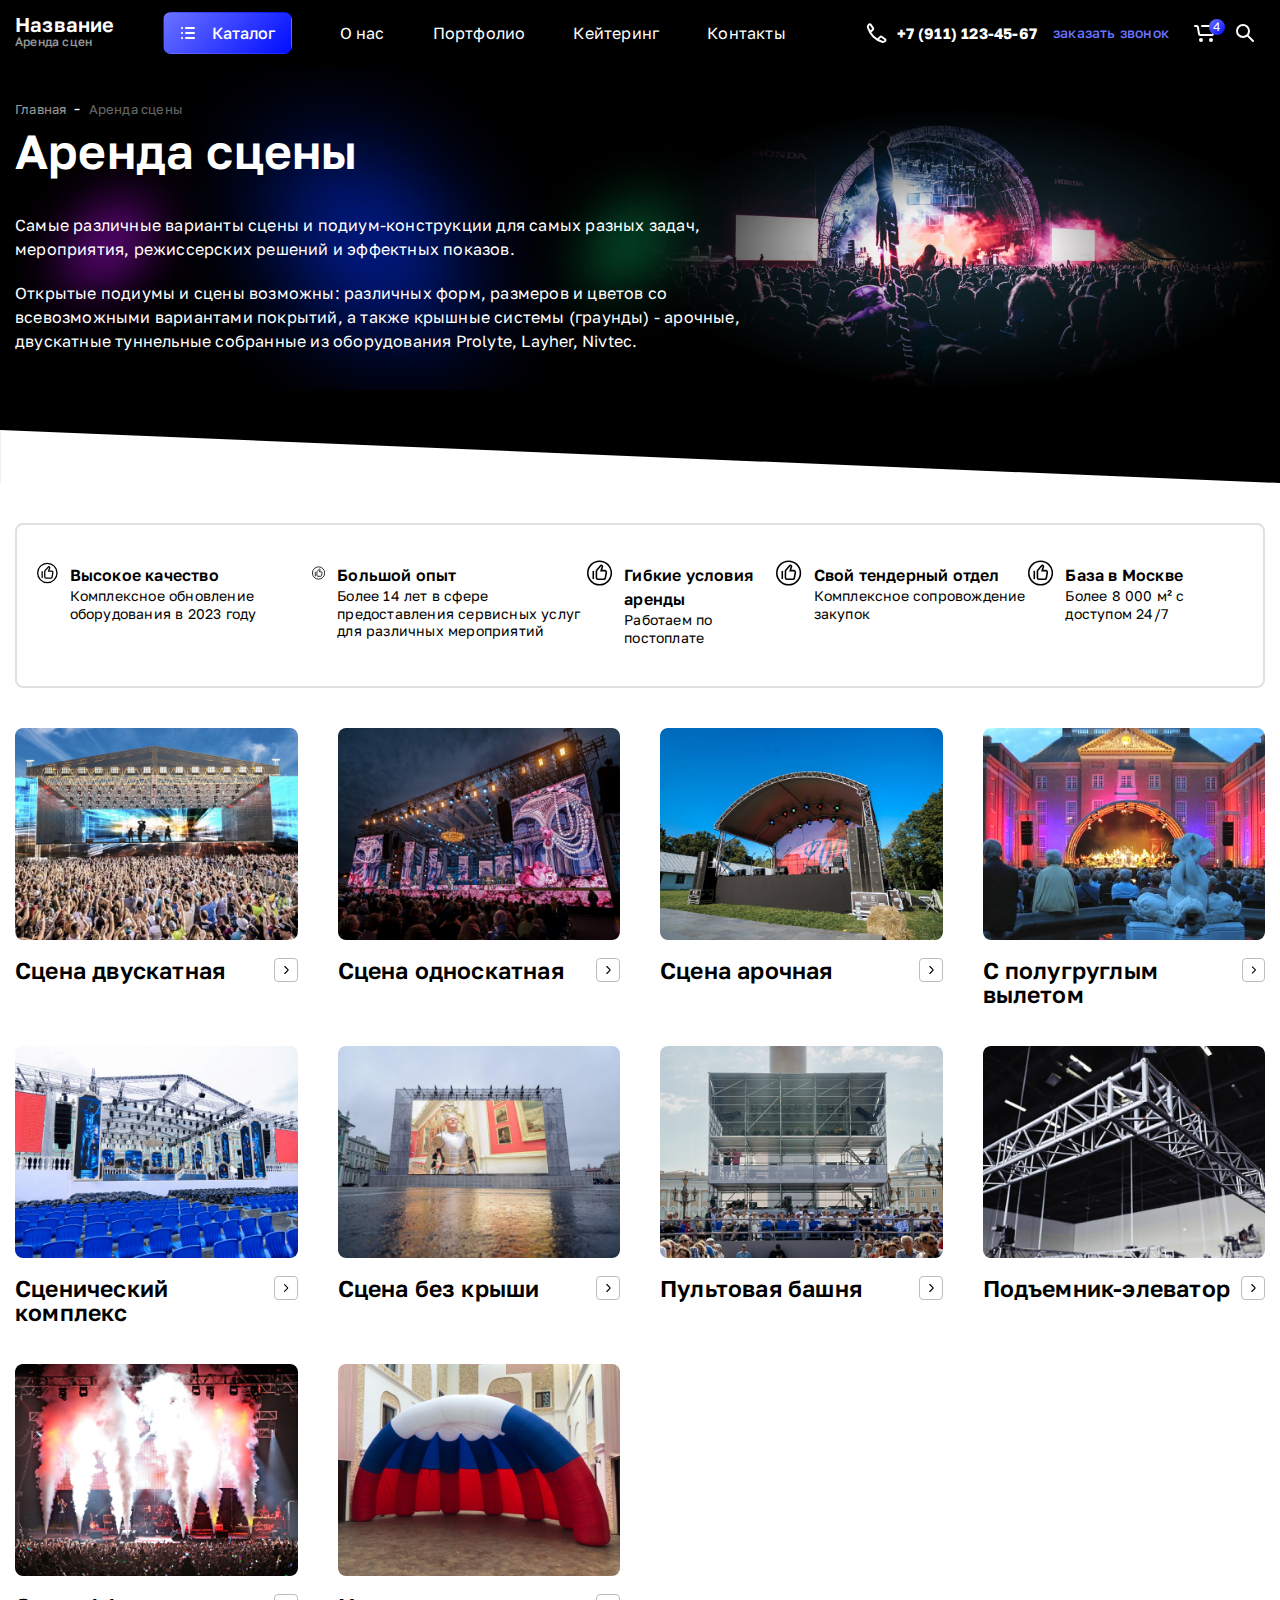
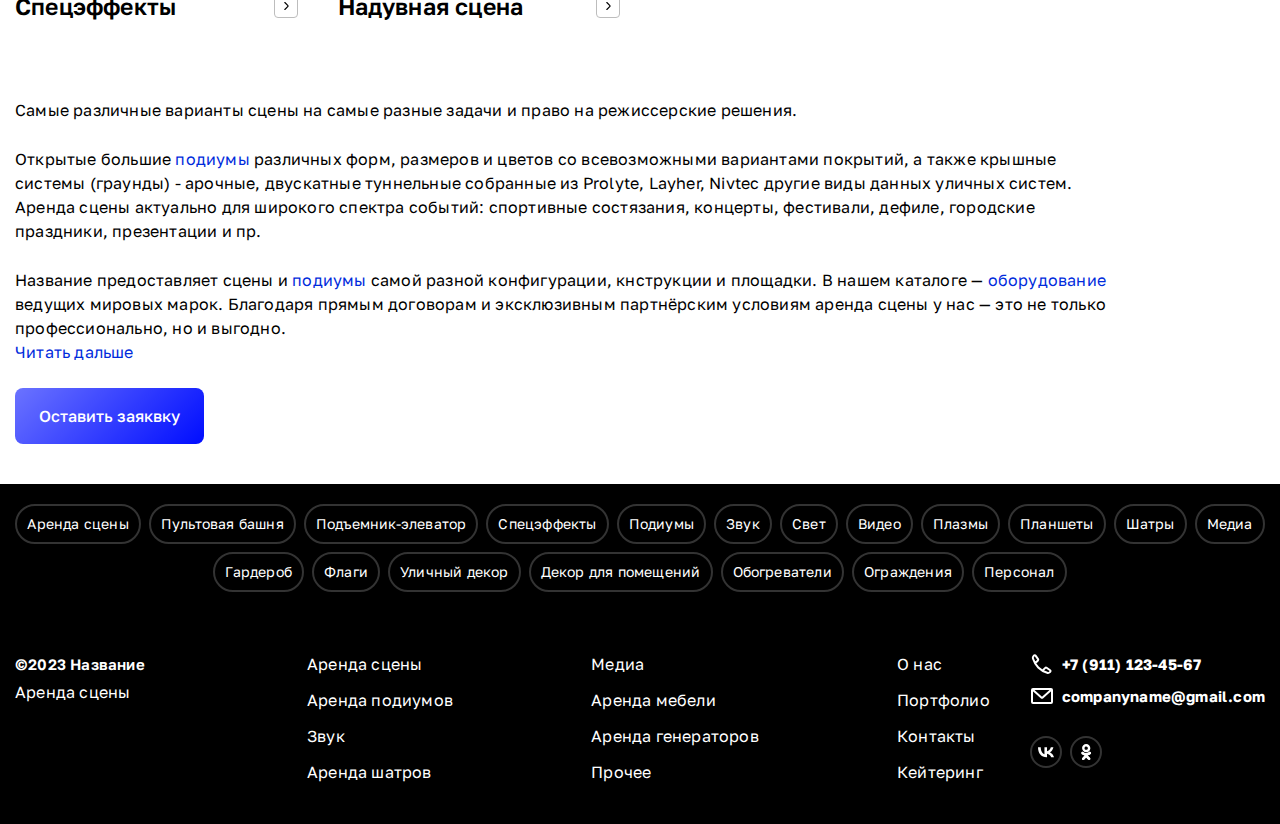
<file: catalog.html>
<!DOCTYPE html>
<html lang="ru">
<head>
  <meta charset="UTF-8">
  <meta http-equiv="X-UA-Compatible" content="IE=edge">
  <meta name="viewport" content="width=device-width, initial-scale=1.0">
  <link rel="preconnect" href="https://fonts.googleapis.com">
  <link rel="preconnect" href="https://fonts.gstatic.com" crossorigin>
  <link href="https://fonts.googleapis.com/css2?family=Golos+Text:wght@400;500;700;900&display=swap" rel="stylesheet">
  <link rel="stylesheet" href="https://cdn.jsdelivr.net/npm/swiper@11/swiper-bundle.min.css"/>
  <link rel="stylesheet" href="https://cdn.jsdelivr.net/npm/@fancyapps/ui/dist/fancybox.css">
  <link rel="stylesheet" href="css/style.css">
  <title>Document</title>
</head>
<body>
  <div class="wrapper">
    <header class="header">
      <div class="container">
        <div class="header__inner">
          <nav class="header__nav">
            <a class="header__logo-box" href="#">
              <span class="header__logo-title">Название</span>
              <span class="header__logo-span">Аренда сцен</span>
            </a>
            <button class="header__catalog-open">
              <svg xmlns="http://www.w3.org/2000/svg" width="24" height="24" viewBox="0 0 24 24" fill="none">
                <path d="M10 7H18" stroke="white" stroke-width="2" stroke-linecap="round"/>
                <path d="M10 12H18" stroke="white" stroke-width="2" stroke-linecap="round"/>
                <path d="M10 17H18" stroke="white" stroke-width="2" stroke-linecap="round"/>
                <path fill-rule="evenodd" clip-rule="evenodd" d="M6 8C6.55228 8 7 7.55228 7 7C7 6.44772 6.55228 6 6 6C5.44772 6 5 6.44772 5 7C5 7.55228 5.44772 8 6 8Z" fill="white"/>
                <path fill-rule="evenodd" clip-rule="evenodd" d="M6 13C6.55228 13 7 12.5523 7 12C7 11.4477 6.55228 11 6 11C5.44772 11 5 11.4477 5 12C5 12.5523 5.44772 13 6 13Z" fill="white"/>
                <path fill-rule="evenodd" clip-rule="evenodd" d="M6 18C6.55228 18 7 17.5523 7 17C7 16.4477 6.55228 16 6 16C5.44772 16 5 16.4477 5 17C5 17.5523 5.44772 18 6 18Z" fill="white"/>
              </svg>
              Каталог
            </button>
            <ul class="header__nav-list">
              <li class="header__list-item"><a class="header__list-link" href="#">О нас</a></li>
              <li class="header__list-item"><a class="header__list-link" href="#">Портфолио</a></li>
              <li class="header__list-item"><a class="header__list-link" href="#">Кейтеринг</a></li>
              <li class="header__list-item"><a class="header__list-link" href="#">Контакты </a></li>
            </ul>
          </nav>
          <div class="header__contacts">
            <a class="header__contacts-phone" href="tel:+79111234567">
              <svg xmlns="http://www.w3.org/2000/svg" width="24" height="24" viewBox="0 0 24 24" fill="none">
                <path d="M12.7408 18.4036L15.3055 15.8389C15.6481 15.4963 16.1871 15.4486 16.5846 15.7258L20.1353 18.2023C20.6459 18.5584 20.7106 19.2894 20.2704 19.7296L19.8841 20.1159C19.1739 20.8261 18.1547 21.1338 17.1986 20.826C15.1336 20.1613 11.3767 18.6179 8.26175 15.503C5.14678 12.388 3.6034 8.63109 2.93871 6.56614C2.63093 5.60999 2.93859 4.59084 3.64885 3.88058L4.03512 3.49432C4.47529 3.05415 5.20634 3.11879 5.56244 3.62937L8.03888 7.18011C8.3161 7.57758 8.26844 8.11661 7.92578 8.45927L5.36113 11.0239" stroke="white" stroke-width="2" stroke-linecap="round"/>
              </svg>
              <span>+7 (911) 123-45-67</span>
            </a>
            <a class="header__contacts-link" href="#">заказать звонок</a>
            <div class="header__contacts-controls">
              <a class="header__cart-link" href="#">
                <svg xmlns="http://www.w3.org/2000/svg" width="24" height="24" viewBox="0 0 24 24" fill="none">
                  <path d="M21.2922 5L19.9463 13.1627C19.8666 13.6457 19.4491 14 18.9596 14H7.04304C6.55355 14 6.136 13.6457 6.05636 13.1627L4.84851 5.83731C4.76887 5.35434 4.35133 5 3.86183 5H2" stroke="white" stroke-width="2" stroke-linecap="round" stroke-linejoin="round"/>
                  <path fill-rule="evenodd" clip-rule="evenodd" d="M8 20C8.55228 20 9 19.5523 9 19C9 18.4477 8.55228 18 8 18C7.44772 18 7 18.4477 7 19C7 19.5523 7.44772 20 8 20Z" stroke="white" stroke-width="2"/>
                  <path fill-rule="evenodd" clip-rule="evenodd" d="M18 20C18.5523 20 19 19.5523 19 19C19 18.4477 18.5523 18 18 18C17.4477 18 17 18.4477 17 19C17 19.5523 17.4477 20 18 20Z" stroke="white" stroke-width="2"/>
                  <path d="M21 5L9 5" stroke="white" stroke-width="2" stroke-linecap="round" stroke-linejoin="round"/>
                </svg>
                <span>4</span>
              </a>
              <button class="header__search-btn">
                <svg xmlns="http://www.w3.org/2000/svg" width="24" height="24" viewBox="0 0 24 24" fill="none">
                  <path d="M14.4121 14.4121L20 20" stroke="white" stroke-width="2" stroke-linecap="round"/>
                  <path fill-rule="evenodd" clip-rule="evenodd" d="M10 16C13.3137 16 16 13.3137 16 10C16 6.68629 13.3137 4 10 4C6.68629 4 4 6.68629 4 10C4 13.3137 6.68629 16 10 16Z" stroke="white" stroke-width="2"/>
                </svg>
              </button>
            </div>
          </div>
          <button class="header__burger">
            <svg class="burger-icon" xmlns="http://www.w3.org/2000/svg" width="14" height="12" viewBox="0 0 14 12" fill="none">
              <path d="M1 1H13" stroke="white" stroke-width="2" stroke-linecap="round"/>
              <path d="M1 6H13" stroke="white" stroke-width="2" stroke-linecap="round"/>
              <path d="M1 11H13" stroke="white" stroke-width="2" stroke-linecap="round"/>
            </svg>
          </button>
        </div>
      </div>

      <div class="header__catalog popup">
        <div class="header__catalog-inner popup-content">
            <button class="header__catalog-inner--hide">
              <svg xmlns="http://www.w3.org/2000/svg" width="24" height="24" viewBox="0 0 24 24" fill="none">
                <path d="M17.6568 17.6569L6.34313 6.34315" stroke="#BDBDBD" stroke-width="2" stroke-linecap="round"/>
                <path d="M17.6569 6.34315L6.34317 17.6569" stroke="#BDBDBD" stroke-width="2" stroke-linecap="round"/>
              </svg>
            </button>
            <div class="header__catalog-tabs">
              <div class="header__catalog-tab catalog-tab" id="sceni">
                <svg xmlns="http://www.w3.org/2000/svg" width="24" height="24" viewBox="0 0 24 24" fill="none">
                  <path d="M3 22V10.4491C3 10.1634 3.12215 9.89142 3.33564 9.70166L11.3356 2.59055C11.7145 2.25376 12.2855 2.25376 12.6644 2.59055L20.6644 9.70166C20.8779 9.89142 21 10.1634 21 10.4491V22" stroke="black" stroke-width="2" stroke-linecap="round"/>
                  <path d="M4 19L20 19" stroke="black" stroke-width="2" stroke-linecap="round"/>
                  <path d="M4 11L20 11" stroke="black" stroke-width="2" stroke-linecap="round"/>
                </svg>
                <a href="#">Аренда сцены</a>
                <svg class="arrow" xmlns="http://www.w3.org/2000/svg" width="24" height="24" viewBox="0 0 24 24" fill="none">
                  <path d="M10 18L15.2929 12.7071C15.6834 12.3166 15.6834 11.6834 15.2929 11.2929L10 6" stroke="black" stroke-width="2" stroke-linecap="round"/>
                </svg>
              </div>
              <div class="header__catalog-tab catalog-tab" id="podium">
                <svg xmlns="http://www.w3.org/2000/svg" width="24" height="24" viewBox="0 0 24 24" fill="none">
                  <path d="M3 20C3 20.5523 3.44772 21 4 21H8C8.55228 21 9 20.5523 9 20V18C9 17.4477 9.44772 17 10 17H20C20.5523 17 21 16.5523 21 16V4C21 3.44772 20.5523 3 20 3H4C3.44772 3 3 3.44772 3 4V20Z" stroke="black" stroke-width="2" stroke-linecap="round"/>
                </svg>
                <a href="#">Аренда подиумов</a>
                <svg class="arrow" xmlns="http://www.w3.org/2000/svg" width="24" height="24" viewBox="0 0 24 24" fill="none">
                  <path d="M10 18L15.2929 12.7071C15.6834 12.3166 15.6834 11.6834 15.2929 11.2929L10 6" stroke="black" stroke-width="2" stroke-linecap="round"/>
                </svg>
              </div>
              <div class="header__catalog-tab catalog-tab" id="zvuk">
                <svg xmlns="http://www.w3.org/2000/svg" width="24" height="24" viewBox="0 0 24 24" fill="none">
                  <path d="M21 13H19C17.8954 13 17 13.8954 17 15V17C17 18.1046 17.8954 19 19 19V19C20.1046 19 21 18.1046 21 17V13C21 8.02944 16.9706 4 12 4C7.02944 4 3 8.02944 3 13V17C3 18.1046 3.89543 19 5 19V19C6.10457 19 7 18.1046 7 17V15C7 13.8954 6.10457 13 5 13H3" stroke="black" stroke-width="2"/>
                </svg>
                <a href="#">Звук</a>
                <svg class="arrow" xmlns="http://www.w3.org/2000/svg" width="24" height="24" viewBox="0 0 24 24" fill="none">
                  <path d="M10 18L15.2929 12.7071C15.6834 12.3166 15.6834 11.6834 15.2929 11.2929L10 6" stroke="black" stroke-width="2" stroke-linecap="round"/>
                </svg>
              </div>
              <div class="header__catalog-tab catalog-tab" id="shatr">
                <svg xmlns="http://www.w3.org/2000/svg" width="24" height="24" viewBox="0 0 24 24" fill="none">
                  <path d="M4 21H20C20.5304 21 21.0391 20.7893 21.4142 20.4142C21.7893 20.0391 22 19.5304 22 19V13C22 10.3478 20.9464 7.8043 19.0711 5.92893C17.1957 4.05357 14.6522 3 12 3C10.6868 3 9.38642 3.25866 8.17317 3.7612C6.95991 4.26375 5.85752 5.00035 4.92893 5.92893C3.05357 7.8043 2 10.3478 2 13V19C2 19.5304 2.21071 20.0391 2.58579 20.4142C2.96086 20.7893 3.46957 21 4 21V21Z" stroke="black" stroke-width="2" stroke-linecap="round" stroke-linejoin="round"/>
                  <path d="M7 13C7 11.8954 7.89543 11 9 11H15C16.1046 11 17 11.8954 17 13V21H7V13Z" stroke="black" stroke-width="2"/>
                </svg>
                <a href="#">Аренда шатров</a>
                <svg class="arrow" xmlns="http://www.w3.org/2000/svg" width="24" height="24" viewBox="0 0 24 24" fill="none">
                  <path d="M10 18L15.2929 12.7071C15.6834 12.3166 15.6834 11.6834 15.2929 11.2929L10 6" stroke="black" stroke-width="2" stroke-linecap="round"/>
                </svg>
              </div>
              <div class="header__catalog-tab catalog-tab" id="media">
                <svg xmlns="http://www.w3.org/2000/svg" width="24" height="24" viewBox="0 0 24 24" fill="none">
                  <rect x="20" y="6" width="12" height="16" rx="1" transform="rotate(90 20 6)" stroke="black" stroke-width="2" stroke-linecap="round" stroke-linejoin="round"/>
                  <path d="M2 18H22" stroke="black" stroke-width="2" stroke-linecap="round"/>
                  <path d="M4 17H20" stroke="black" stroke-width="2" stroke-linecap="round"/>
                </svg>
                <a href="#">Медиа</a>
                <svg class="arrow" xmlns="http://www.w3.org/2000/svg" width="24" height="24" viewBox="0 0 24 24" fill="none">
                  <path d="M10 18L15.2929 12.7071C15.6834 12.3166 15.6834 11.6834 15.2929 11.2929L10 6" stroke="black" stroke-width="2" stroke-linecap="round"/>
                </svg>
              </div>
              <div class="header__catalog-tab catalog-tab" id="furniture">
                <svg xmlns="http://www.w3.org/2000/svg" width="18" height="22" viewBox="0 0 18 22" fill="none">
                  <path d="M17 21V11C17 10.4696 16.7893 9.96086 16.4142 9.58579C16.0391 9.21071 15.5304 9 15 9H3" stroke="black" stroke-width="2" stroke-linecap="round" stroke-linejoin="round"/>
                  <path d="M1 1L3.88 13.5C3.96468 13.828 3.96468 14.172 3.88 14.5L2 21" stroke="black" stroke-width="2" stroke-linecap="round" stroke-linejoin="round"/>
                  <path d="M17 14L4 14" stroke="black" stroke-width="2" stroke-linecap="round" stroke-linejoin="round"/>
                </svg>
                <a href="#">Аренда мебели</a>
                <svg class="arrow" xmlns="http://www.w3.org/2000/svg" width="24" height="24" viewBox="0 0 24 24" fill="none">
                  <path d="M10 18L15.2929 12.7071C15.6834 12.3166 15.6834 11.6834 15.2929 11.2929L10 6" stroke="black" stroke-width="2" stroke-linecap="round"/>
                </svg>
              </div>
              <div class="header__catalog-tab catalog-tab" id="generator">
                <svg xmlns="http://www.w3.org/2000/svg" width="24" height="24" viewBox="0 0 24 24" fill="none">
                  <path fill-rule="evenodd" clip-rule="evenodd" d="M6.2588 14.2256C6.01739 14.2256 5.9289 14.0588 6.06148 13.8526L13.594 2.1353C13.7265 1.9293 13.8338 1.96035 13.8338 2.21602V9.32069C13.8338 9.57127 14.0367 9.77441 14.2709 9.77441H18.7381C18.9795 9.77441 19.068 9.94117 18.9354 10.1474L11.4029 21.8647C11.2705 22.0707 11.1631 22.0396 11.1631 21.784V14.6793C11.1631 14.4287 10.9602 14.2256 10.726 14.2256H6.2588Z" stroke="black" stroke-width="2" stroke-linecap="round" stroke-linejoin="round"/>
                </svg>
                <a href="#">Аренда генераторов</a>
                <svg class="arrow" xmlns="http://www.w3.org/2000/svg" width="24" height="24" viewBox="0 0 24 24" fill="none">
                  <path d="M10 18L15.2929 12.7071C15.6834 12.3166 15.6834 11.6834 15.2929 11.2929L10 6" stroke="black" stroke-width="2" stroke-linecap="round"/>
                </svg>
              </div>
              <div class="header__catalog-tab catalog-tab" id="other">
                <svg xmlns="http://www.w3.org/2000/svg" width="19" height="20" viewBox="0 0 19 20" fill="none">
                  <path d="M1 2.125V19" stroke="black" stroke-width="2" stroke-linecap="round"/>
                  <path d="M1.125 3.25C1.125 3.25 3.125 1 6.125 1C9.125 1 11.4107 3.25 13.6964 3.25C15.9821 3.25 17.125 2.125 17.125 2.125" stroke="black" stroke-width="2" stroke-linecap="round"/>
                  <path d="M1.125 13.375C1.125 13.375 3.125 11.125 6.125 11.125C9.125 11.125 11.4107 13.375 13.6964 13.375C15.9821 13.375 17.125 12.25 17.125 12.25V2.125" stroke="black" stroke-width="2" stroke-linecap="round"/>
                </svg>
                <a href="#">Прочее</a>
                <svg class="arrow" xmlns="http://www.w3.org/2000/svg" width="24" height="24" viewBox="0 0 24 24" fill="none">
                  <path d="M10 18L15.2929 12.7071C15.6834 12.3166 15.6834 11.6834 15.2929 11.2929L10 6" stroke="black" stroke-width="2" stroke-linecap="round"/>
                </svg>
              </div>
            </div>
            <div class="header__tab-content-wrapper tabs-inner">
              <div class="header__tab-content" data-links="sceni">
                <div class="tabs-inner__dropdown-item dropdown-item">
                  <div class="tabs-inner__dropdown-head">
                    <a href="#">Все сцены</a>
                    <svg class="drop-arrow" xmlns="http://www.w3.org/2000/svg" width="24" height="24" viewBox="0 0 24 24" fill="none">
                      <path d="M6 10L11.2929 15.2929C11.6834 15.6834 12.3166 15.6834 12.7071 15.2929L18 10" stroke="#002BDC" stroke-width="2" stroke-linecap="round"/>
                    </svg>
                  </div>
                  <ul class="tabs-inner__dropdown-list">
                    <li><a class="tabs-inner__dropdown-link dropdown-link--active" href="#">Двухскатная</a></li>
                    <li><a class="tabs-inner__dropdown-link" href="#">Односкатная</a></li>
                    <li><a class="tabs-inner__dropdown-link" href="#">Арочная</a></li>
                    <li><a class="tabs-inner__dropdown-link" href="#">С полукруглым вылетом</a></li>
                    <li><a class="tabs-inner__dropdown-link" href="#">Сценический комплекс</a></li>
                    <li><a class="tabs-inner__dropdown-link" href="#">Без крыши</a></li>
                  </ul>
                </div>
                <div class="tabs-inner__dropdown-item dropdown-item">
                  <div class="tabs-inner__dropdown-head">
                    <a href="#">Пультовая башня</a>
                  </div>
                </div>
                <div class="tabs-inner__dropdown-item dropdown-item">
                  <div class="tabs-inner__dropdown-head">
                    <a href="#">Подъемник-элеватор</a>
                  </div>
                </div>
                <div class="tabs-inner__dropdown-item dropdown-item">
                  <div class="tabs-inner__dropdown-head">
                    <a href="#">Спецэффекты</a>
                  </div>
                </div>
                <div class="tabs-inner__dropdown-item dropdown-item">
                  <div class="tabs-inner__dropdown-head">
                    <a href="#">Надувная сцена</a>
                  </div>
                </div>
              </div>
              <div class="header__tab-content" data-links="podium">
                <div class="tabs-inner__dropdown-item dropdown-item">
                  <div class="tabs-inner__dropdown-head">
                    <a href="#">Подиумы</a>
                  </div>
                </div>
                <div class="tabs-inner__dropdown-item dropdown-item">
                  <div class="tabs-inner__dropdown-head">
                    <a href="#">Автоподиумы</a>
                  </div>
                </div>
                <div class="tabs-inner__dropdown-item dropdown-item">
                  <div class="tabs-inner__dropdown-head">
                    <a href="#">Круглые подиумы</a>
                  </div>
                </div>
              </div>
              <div class="header__tab-content" data-links="zvuk">
                <div class="tabs-inner__dropdown-item dropdown-item">
                  <div class="tabs-inner__dropdown-head">
                    <a href="#">Ссылка 1</a>
                  </div>
                </div>
                <div class="tabs-inner__dropdown-item dropdown-item">
                  <div class="tabs-inner__dropdown-head">
                    <a href="#">Ссылка 2</a>
                  </div>
                </div>
                <div class="tabs-inner__dropdown-item dropdown-item">
                  <div class="tabs-inner__dropdown-head">
                    <a href="#">Ссылка 3</a>
                  </div>
                </div>
              </div>
              <div class="header__tab-content" data-links="shatr">
                <div class="tabs-inner__dropdown-item dropdown-item">
                  <div class="tabs-inner__dropdown-head">
                    <a href="#">Ссылка 1</a>
                  </div>
                </div>
                <div class="tabs-inner__dropdown-item dropdown-item">
                  <div class="tabs-inner__dropdown-head">
                    <a href="#">Ссылка 2</a>
                  </div>
                </div>
                <div class="tabs-inner__dropdown-item dropdown-item">
                  <div class="tabs-inner__dropdown-head">
                    <a href="#">Ссылка 3</a>
                  </div>
                </div>
                <div class="tabs-inner__dropdown-item dropdown-item">
                  <div class="tabs-inner__dropdown-head">
                    <a href="#">Ссылка 4</a>
                  </div>
                </div>
              </div>
              <div class="header__tab-content" data-links="media">
                <div class="tabs-inner__dropdown-item dropdown-item">
                  <div class="tabs-inner__dropdown-head">
                    <a href="#">Ссылка 1</a>
                  </div>
                </div>
                <div class="tabs-inner__dropdown-item dropdown-item">
                  <div class="tabs-inner__dropdown-head">
                    <a href="#">Ссылка 2</a>
                  </div>
                </div>
                <div class="tabs-inner__dropdown-item dropdown-item">
                  <div class="tabs-inner__dropdown-head">
                    <a href="#">Ссылка 3</a>
                  </div>
                </div>
                <div class="tabs-inner__dropdown-item dropdown-item">
                  <div class="tabs-inner__dropdown-head">
                    <a href="#">Ссылка 4</a>
                  </div>
                </div>
                <div class="tabs-inner__dropdown-item dropdown-item">
                  <div class="tabs-inner__dropdown-head">
                    <a href="#">Ссылка 5</a>
                  </div>
                </div>
              </div>
              <div class="header__tab-content" data-links="furniture">
                <div class="tabs-inner__dropdown-item dropdown-item">
                  <div class="tabs-inner__dropdown-head">
                    <a href="#">Подиумы</a>
                  </div>
                </div>
                <div class="tabs-inner__dropdown-item dropdown-item">
                  <div class="tabs-inner__dropdown-head">
                    <a href="#">Автоподиумы</a>
                  </div>
                </div>
                <div class="tabs-inner__dropdown-item dropdown-item">
                  <div class="tabs-inner__dropdown-head">
                    <a href="#">Круглые подиумы</a>
                  </div>
                </div>
              </div>
              <div class="header__tab-content" data-links="generator">
                <div class="tabs-inner__dropdown-item dropdown-item">
                  <div class="tabs-inner__dropdown-head">
                    <a href="#">Ссылка 1</a>
                  </div>
                </div>
                <div class="tabs-inner__dropdown-item dropdown-item">
                  <div class="tabs-inner__dropdown-head">
                    <a href="#">Ссылка 2</a>
                  </div>
                </div>
                <div class="tabs-inner__dropdown-item dropdown-item">
                  <div class="tabs-inner__dropdown-head">
                    <a href="#">Ссылка 3</a>
                  </div>
                </div>
              </div>
              <div class="header__tab-content" data-links="other">
                <div class="tabs-inner__dropdown-item dropdown-item">
                  <div class="tabs-inner__dropdown-head">
                    <a href="#">Ссылка 1</a>
                  </div>
                </div>
                <div class="tabs-inner__dropdown-item dropdown-item">
                  <div class="tabs-inner__dropdown-head">
                    <a href="#">Ссылка 2</a>
                  </div>
                </div>
                <div class="tabs-inner__dropdown-item dropdown-item">
                  <div class="tabs-inner__dropdown-head">
                    <a href="#">Ссылка 3</a>
                  </div>
                </div>
                <div class="tabs-inner__dropdown-item dropdown-item">
                  <div class="tabs-inner__dropdown-head">
                    <a href="#">Ссылка 4</a>
                  </div>
                </div>
                <div class="tabs-inner__dropdown-item dropdown-item">
                  <div class="tabs-inner__dropdown-head">
                    <a href="#">Ссылка 5</a>
                  </div>
                </div>
                <div class="tabs-inner__dropdown-item dropdown-item">
                  <div class="tabs-inner__dropdown-head">
                    <a href="#">Ссылка 6</a>
                  </div>
                </div>
              </div>
            </div>
        </div>
      </div>

      <div class="mobile-drawer popup">
        <div class="mobile-drawer__content">
          <button class="mobile-drawer__btn-close">
            <svg xmlns="http://www.w3.org/2000/svg" width="24" height="24" viewBox="0 0 24 24" fill="none">
              <path d="M17.6569 17.6568L6.34316 6.34309" stroke="#BDBDBD" stroke-width="2" stroke-linecap="round"/>
              <path d="M17.6568 6.34309L6.34314 17.6568" stroke="#BDBDBD" stroke-width="2" stroke-linecap="round"/>
            </svg>
          </button>
          <div class="mobile-drawer__content-title">Каталог</div>
          <div class="mobile-drawer__links-box">
            
            <div class="mobile-drawer__dropdown-item dropdown-item">
              <div class="mobile-drawer__dropdown-head">
                <svg xmlns="http://www.w3.org/2000/svg" width="24" height="24" viewBox="0 0 24 24" fill="none">
                  <path d="M3 22V10.4491C3 10.1634 3.12215 9.89142 3.33564 9.70166L11.3356 2.59055C11.7145 2.25376 12.2855 2.25376 12.6644 2.59055L20.6644 9.70166C20.8779 9.89142 21 10.1634 21 10.4491V22" stroke="black" stroke-width="2" stroke-linecap="round"/>
                  <path d="M4 19L20 19" stroke="black" stroke-width="2" stroke-linecap="round"/>
                  <path d="M4 11L20 11" stroke="black" stroke-width="2" stroke-linecap="round"/>
                </svg>
                <a href="#">Аренда сцены</a>
                <svg class="drop-arrow" xmlns="http://www.w3.org/2000/svg" width="24" height="24" viewBox="0 0 24 24" fill="none">
                  <path d="M6 10L11.2929 15.2929C11.6834 15.6834 12.3166 15.6834 12.7071 15.2929L18 10" stroke="black" stroke-width="2" stroke-linecap="round"/>
                </svg>
              </div>
              <ul class="tabs-inner__dropdown-list">
                <div class="mobile-drawer__sub-dropdown dropdown-item">
                  <div class="sub-dropdown__head">
                    <a class="mobile-drawer__dropdown-link" href="#">Все сцены</a>
                    <svg class="drop-arrow" xmlns="http://www.w3.org/2000/svg" width="24" height="24" viewBox="0 0 24 24" fill="none">
                      <path d="M6 10L11.2929 15.2929C11.6834 15.6834 12.3166 15.6834 12.7071 15.2929L18 10" stroke="black" stroke-width="2" stroke-linecap="round"/>
                    </svg>
                  </div>
                  <ul class="sub-dropdown__list">
                    <li><a class="link-active" href="#">Двухскатная</a></li>
                    <li><a href="#">Односкатная</a></li>
                    <li><a href="#">Арочная</a></li>
                    <li><a href="#">С полукруглым вылетом</a></li>
                    <li><a href="#">Сценический комплекс</a></li>
                    <li><a href="#">Без крыши</a></li>
                  </ul>
                </div>
                <a class="mobile-drawer__dropdown-link" href="#">Пультовая башня</a>
                <a class="mobile-drawer__dropdown-link" href="#">Подъемник-элеватор</a>
                <a class="mobile-drawer__dropdown-link" href="#">Спецэффекты</a>
                <a class="mobile-drawer__dropdown-link" href="#">Надувная сцена</a>
              </ul> 
            </div>

            <div class="mobile-drawer__dropdown-item dropdown-item">
              <div class="mobile-drawer__dropdown-head">
                <svg xmlns="http://www.w3.org/2000/svg" width="24" height="24" viewBox="0 0 24 24" fill="none">
                  <path d="M3 20C3 20.5523 3.44772 21 4 21H8C8.55228 21 9 20.5523 9 20V18C9 17.4477 9.44772 17 10 17H20C20.5523 17 21 16.5523 21 16V4C21 3.44772 20.5523 3 20 3H4C3.44772 3 3 3.44772 3 4V20Z" stroke="black" stroke-width="2" stroke-linecap="round"/>
                </svg>
                <a href="#">Аренда подиумов</a>
                <svg class="drop-arrow" xmlns="http://www.w3.org/2000/svg" width="24" height="24" viewBox="0 0 24 24" fill="none">
                  <path d="M6 10L11.2929 15.2929C11.6834 15.6834 12.3166 15.6834 12.7071 15.2929L18 10" stroke="black" stroke-width="2" stroke-linecap="round"/>
                </svg>
              </div>
              <ul class="tabs-inner__dropdown-list">
                <a class="mobile-drawer__dropdown-link" href="#">Все сцены</a>
                <a class="mobile-drawer__dropdown-link" href="#">Пультовая башня</a>
                <a class="mobile-drawer__dropdown-link" href="#">Подъемник-элеватор</a>
                <a class="mobile-drawer__dropdown-link" href="#">Спецэффекты</a>
                <a class="mobile-drawer__dropdown-link" href="#">Надувная сцена</a>
              </ul> 
            </div>

            <div class="mobile-drawer__dropdown-item dropdown-item">
              <div class="mobile-drawer__dropdown-head">
                <svg xmlns="http://www.w3.org/2000/svg" width="24" height="24" viewBox="0 0 24 24" fill="none">
                  <path d="M21 13H19C17.8954 13 17 13.8954 17 15V17C17 18.1046 17.8954 19 19 19V19C20.1046 19 21 18.1046 21 17V13C21 8.02944 16.9706 4 12 4C7.02944 4 3 8.02944 3 13V17C3 18.1046 3.89543 19 5 19V19C6.10457 19 7 18.1046 7 17V15C7 13.8954 6.10457 13 5 13H3" stroke="black" stroke-width="2"/>
                </svg>
                <a href="#">Звук</a>
                <svg class="drop-arrow" xmlns="http://www.w3.org/2000/svg" width="24" height="24" viewBox="0 0 24 24" fill="none">
                  <path d="M6 10L11.2929 15.2929C11.6834 15.6834 12.3166 15.6834 12.7071 15.2929L18 10" stroke="black" stroke-width="2" stroke-linecap="round"/>
                </svg>
              </div>
              <ul class="tabs-inner__dropdown-list">
                <a class="mobile-drawer__dropdown-link" href="#">Все сцены</a>
                <a class="mobile-drawer__dropdown-link" href="#">Пультовая башня</a>
                <a class="mobile-drawer__dropdown-link" href="#">Подъемник-элеватор</a>
                <a class="mobile-drawer__dropdown-link" href="#">Спецэффекты</a>
                <a class="mobile-drawer__dropdown-link" href="#">Надувная сцена</a>
              </ul> 
            </div>

            <div class="mobile-drawer__dropdown-item dropdown-item">
              <div class="mobile-drawer__dropdown-head">
                <svg xmlns="http://www.w3.org/2000/svg" width="24" height="24" viewBox="0 0 24 24" fill="none">
                  <path d="M4 21H20C20.5304 21 21.0391 20.7893 21.4142 20.4142C21.7893 20.0391 22 19.5304 22 19V13C22 10.3478 20.9464 7.8043 19.0711 5.92893C17.1957 4.05357 14.6522 3 12 3C10.6868 3 9.38642 3.25866 8.17317 3.7612C6.95991 4.26375 5.85752 5.00035 4.92893 5.92893C3.05357 7.8043 2 10.3478 2 13V19C2 19.5304 2.21071 20.0391 2.58579 20.4142C2.96086 20.7893 3.46957 21 4 21V21Z" stroke="black" stroke-width="2" stroke-linecap="round" stroke-linejoin="round"/>
                  <path d="M7 13C7 11.8954 7.89543 11 9 11H15C16.1046 11 17 11.8954 17 13V21H7V13Z" stroke="black" stroke-width="2"/>
                </svg>
                <a href="#">Аренда шатров</a>
                <svg class="drop-arrow" xmlns="http://www.w3.org/2000/svg" width="24" height="24" viewBox="0 0 24 24" fill="none">
                  <path d="M6 10L11.2929 15.2929C11.6834 15.6834 12.3166 15.6834 12.7071 15.2929L18 10" stroke="black" stroke-width="2" stroke-linecap="round"/>
                </svg>
              </div>
              <ul class="tabs-inner__dropdown-list">
                <a class="mobile-drawer__dropdown-link" href="#">Все сцены</a>
                <a class="mobile-drawer__dropdown-link" href="#">Пультовая башня</a>
                <a class="mobile-drawer__dropdown-link" href="#">Подъемник-элеватор</a>
                <a class="mobile-drawer__dropdown-link" href="#">Спецэффекты</a>
                <a class="mobile-drawer__dropdown-link" href="#">Надувная сцена</a>
              </ul> 
            </div>

            <div class="mobile-drawer__dropdown-item dropdown-item">
              <div class="mobile-drawer__dropdown-head">
                <svg xmlns="http://www.w3.org/2000/svg" width="24" height="24" viewBox="0 0 24 24" fill="none">
                  <rect x="20" y="6" width="12" height="16" rx="1" transform="rotate(90 20 6)" stroke="black" stroke-width="2" stroke-linecap="round" stroke-linejoin="round"/>
                  <path d="M2 18H22" stroke="black" stroke-width="2" stroke-linecap="round"/>
                  <path d="M4 17H20" stroke="black" stroke-width="2" stroke-linecap="round"/>
                </svg>
                <a href="#">Медиа</a>
                <svg class="drop-arrow" xmlns="http://www.w3.org/2000/svg" width="24" height="24" viewBox="0 0 24 24" fill="none">
                  <path d="M6 10L11.2929 15.2929C11.6834 15.6834 12.3166 15.6834 12.7071 15.2929L18 10" stroke="black" stroke-width="2" stroke-linecap="round"/>
                </svg>
              </div>
              <ul class="tabs-inner__dropdown-list">
                <a class="mobile-drawer__dropdown-link" href="#">Все сцены</a>
                <a class="mobile-drawer__dropdown-link" href="#">Пультовая башня</a>
                <a class="mobile-drawer__dropdown-link" href="#">Подъемник-элеватор</a>
                <a class="mobile-drawer__dropdown-link" href="#">Спецэффекты</a>
                <a class="mobile-drawer__dropdown-link" href="#">Надувная сцена</a>
              </ul> 
            </div>

            <div class="mobile-drawer__dropdown-item dropdown-item">
              <div class="mobile-drawer__dropdown-head">
                <svg xmlns="http://www.w3.org/2000/svg" width="18" height="22" viewBox="0 0 18 22" fill="none">
                  <path d="M17 21V11C17 10.4696 16.7893 9.96086 16.4142 9.58579C16.0391 9.21071 15.5304 9 15 9H3" stroke="black" stroke-width="2" stroke-linecap="round" stroke-linejoin="round"/>
                  <path d="M1 1L3.88 13.5C3.96468 13.828 3.96468 14.172 3.88 14.5L2 21" stroke="black" stroke-width="2" stroke-linecap="round" stroke-linejoin="round"/>
                  <path d="M17 14L4 14" stroke="black" stroke-width="2" stroke-linecap="round" stroke-linejoin="round"/>
                </svg>
                <a href="#">Аренда мебели</a>
                <svg class="drop-arrow" xmlns="http://www.w3.org/2000/svg" width="24" height="24" viewBox="0 0 24 24" fill="none">
                  <path d="M6 10L11.2929 15.2929C11.6834 15.6834 12.3166 15.6834 12.7071 15.2929L18 10" stroke="black" stroke-width="2" stroke-linecap="round"/>
                </svg>
              </div>
              <ul class="tabs-inner__dropdown-list">
                <a class="mobile-drawer__dropdown-link" href="#">Все сцены</a>
                <a class="mobile-drawer__dropdown-link" href="#">Пультовая башня</a>
                <a class="mobile-drawer__dropdown-link" href="#">Подъемник-элеватор</a>
                <a class="mobile-drawer__dropdown-link" href="#">Спецэффекты</a>
                <a class="mobile-drawer__dropdown-link" href="#">Надувная сцена</a>
              </ul> 
            </div>

            <div class="mobile-drawer__dropdown-item dropdown-item">
              <div class="mobile-drawer__dropdown-head">
                <svg xmlns="http://www.w3.org/2000/svg" width="24" height="24" viewBox="0 0 24 24" fill="none">
                  <path fill-rule="evenodd" clip-rule="evenodd" d="M6.2588 14.2256C6.01739 14.2256 5.9289 14.0588 6.06148 13.8526L13.594 2.1353C13.7265 1.9293 13.8338 1.96035 13.8338 2.21602V9.32069C13.8338 9.57127 14.0367 9.77441 14.2709 9.77441H18.7381C18.9795 9.77441 19.068 9.94117 18.9354 10.1474L11.4029 21.8647C11.2705 22.0707 11.1631 22.0396 11.1631 21.784V14.6793C11.1631 14.4287 10.9602 14.2256 10.726 14.2256H6.2588Z" stroke="black" stroke-width="2" stroke-linecap="round" stroke-linejoin="round"/>
                  </svg>
                <a href="#">Аренда генераторов</a>
                <svg class="drop-arrow" xmlns="http://www.w3.org/2000/svg" width="24" height="24" viewBox="0 0 24 24" fill="none">
                  <path d="M6 10L11.2929 15.2929C11.6834 15.6834 12.3166 15.6834 12.7071 15.2929L18 10" stroke="black" stroke-width="2" stroke-linecap="round"/>
                </svg>
              </div>
              <ul class="tabs-inner__dropdown-list">
                <a class="mobile-drawer__dropdown-link" href="#">Все сцены</a>
                <a class="mobile-drawer__dropdown-link" href="#">Пультовая башня</a>
                <a class="mobile-drawer__dropdown-link" href="#">Подъемник-элеватор</a>
                <a class="mobile-drawer__dropdown-link" href="#">Спецэффекты</a>
                <a class="mobile-drawer__dropdown-link" href="#">Надувная сцена</a>
              </ul> 
            </div>

            <div class="mobile-drawer__dropdown-item dropdown-item">
              <div class="mobile-drawer__dropdown-head">
                <svg xmlns="http://www.w3.org/2000/svg" width="19" height="20" viewBox="0 0 19 20" fill="none">
                  <path d="M1 2.125V19" stroke="black" stroke-width="2" stroke-linecap="round"/>
                  <path d="M1.125 3.25C1.125 3.25 3.125 1 6.125 1C9.125 1 11.4107 3.25 13.6964 3.25C15.9821 3.25 17.125 2.125 17.125 2.125" stroke="black" stroke-width="2" stroke-linecap="round"/>
                  <path d="M1.125 13.375C1.125 13.375 3.125 11.125 6.125 11.125C9.125 11.125 11.4107 13.375 13.6964 13.375C15.9821 13.375 17.125 12.25 17.125 12.25V2.125" stroke="black" stroke-width="2" stroke-linecap="round"/>
                </svg>
                <a href="#">Прочее</a>
                <svg class="drop-arrow" xmlns="http://www.w3.org/2000/svg" width="24" height="24" viewBox="0 0 24 24" fill="none">
                  <path d="M6 10L11.2929 15.2929C11.6834 15.6834 12.3166 15.6834 12.7071 15.2929L18 10" stroke="black" stroke-width="2" stroke-linecap="round"/>
                </svg>
              </div>
              <ul class="tabs-inner__dropdown-list">
                <a class="mobile-drawer__dropdown-link" href="#">Все сцены</a>
                <a class="mobile-drawer__dropdown-link" href="#">Пультовая башня</a>
                <a class="mobile-drawer__dropdown-link" href="#">Подъемник-элеватор</a>
                <a class="mobile-drawer__dropdown-link" href="#">Спецэффекты</a>
                <a class="mobile-drawer__dropdown-link" href="#">Надувная сцена</a>
              </ul> 
            </div>
          
          </div>
          <nav class="mobile-drawer__nav">
            <ul class="mobile-drawer__nav-list">
              <li>
                <a class="mobile-drawer__nav-list-link" href="#">
                  <svg xmlns="http://www.w3.org/2000/svg" width="24" height="24" viewBox="0 0 24 24" fill="none">
                    <path d="M4 20C4 17 8 17 10 15C11 14 8 14 8 9C8 5.667 9.333 4 12 4C14.667 4 16 5.667 16 9C16 14 13 14 14 15C16 17 20 17 20 20" stroke="black" stroke-width="2" stroke-linecap="round"/>
                  </svg>
                  О нас
                </a>
              </li>
              <li>
                <a class="mobile-drawer__nav-list-link" href="#">
                  <svg xmlns="http://www.w3.org/2000/svg" width="20" height="15" viewBox="0 0 20 15" fill="none">
                    <path fill-rule="evenodd" clip-rule="evenodd" d="M6 3L6.7396 1.8906C7.11053 1.3342 7.73499 1 8.4037 1H11.5963C12.265 1 12.8895 1.3342 13.2604 1.8906L14 3H19V14H1V3H6Z" stroke="black" stroke-width="2" stroke-linecap="round" stroke-linejoin="round"/>
                    <path fill-rule="evenodd" clip-rule="evenodd" d="M10 11C11.6569 11 13 9.65685 13 8C13 6.34315 11.6569 5 10 5C8.34315 5 7 6.34315 7 8C7 9.65685 8.34315 11 10 11Z" stroke="black" stroke-width="2"/>
                  </svg>
                  Портфолио
                </a>
              </li>
              <li>
                <a class="mobile-drawer__nav-list-link" href="#">
                  <svg xmlns="http://www.w3.org/2000/svg" width="24" height="24" viewBox="0 0 24 24" fill="none">
                    <path d="M8 4V20" stroke="black" stroke-width="2" stroke-linecap="round" stroke-linejoin="round"/>
                    <path d="M18 12C18 12 15 11 15 8C15 5 18 4 18 4V20" stroke="black" stroke-width="2" stroke-linecap="round" stroke-linejoin="round"/>
                    <path d="M5 4V7C5 8.65685 6.34315 10 8 10V10C9.65685 10 11 8.65685 11 7V4" stroke="black" stroke-width="2" stroke-linecap="round" stroke-linejoin="round"/>
                  </svg>
                  Кейтеринг
                </a>
              </li>
              <li>
                <a class="mobile-drawer__nav-list-link" href="#">
                  <svg xmlns="http://www.w3.org/2000/svg" width="24" height="24" viewBox="0 0 24 24" fill="none">
                    <path d="M3 6L11.3356 13.4095C11.7145 13.7462 12.2855 13.7462 12.6644 13.4095L21 6" stroke="black" stroke-width="2"/>
                    <rect x="2" y="5" width="20" height="14" rx="1" stroke="black" stroke-width="2" stroke-linecap="round" stroke-linejoin="round"/>
                  </svg>
                  Контакты
                </a>
              </li>
            </ul>
          </nav>
        </div>
      </div>

      <div class="search-popup popup">
        <div class="search-popup__content">
          <button class="search-popup__btn-close">
            <svg xmlns="http://www.w3.org/2000/svg" width="24" height="24" viewBox="0 0 24 24" fill="none">
              <path d="M17.6569 17.6569L6.34319 6.34315" stroke="#BDBDBD" stroke-width="2" stroke-linecap="round"/>
              <path d="M17.6568 6.34315L6.34311 17.6569" stroke="#BDBDBD" stroke-width="2" stroke-linecap="round"/>
            </svg>
          </button>
          <div class="search-popup__input-box">
            <svg xmlns="http://www.w3.org/2000/svg" width="24" height="24" viewBox="0 0 24 24" fill="none">
              <path d="M14.4121 14.4121L20 20" stroke="black" stroke-width="2" stroke-linecap="round"/>
              <path fill-rule="evenodd" clip-rule="evenodd" d="M10 16C13.3137 16 16 13.3137 16 10C16 6.68629 13.3137 4 10 4C6.68629 4 4 6.68629 4 10C4 13.3137 6.68629 16 10 16Z" stroke="black" stroke-width="2"/>
            </svg>
            <input class="search-popup__input" type="text" placeholder="Поиск по сайту">
          </div>
          <div class="search-popup__content-title">Популярные категории</div>
          <a class="search-popup__link" href="#">
            Аренда сцены
            <svg xmlns="http://www.w3.org/2000/svg" width="24" height="24" viewBox="0 0 24 24" fill="none">
              <path d="M10 18L15.2929 12.7071C15.6834 12.3166 15.6834 11.6834 15.2929 11.2929L10 6" stroke="black" stroke-width="2" stroke-linecap="round"/>
            </svg>
          </a>
          <a class="search-popup__link" href="#">
            Аренда подиумов
            <svg xmlns="http://www.w3.org/2000/svg" width="24" height="24" viewBox="0 0 24 24" fill="none">
              <path d="M10 18L15.2929 12.7071C15.6834 12.3166 15.6834 11.6834 15.2929 11.2929L10 6" stroke="black" stroke-width="2" stroke-linecap="round"/>
            </svg>
          </a>
          <a class="search-popup__link" href="#">
            Аренда шатров
            <svg xmlns="http://www.w3.org/2000/svg" width="24" height="24" viewBox="0 0 24 24" fill="none">
              <path d="M10 18L15.2929 12.7071C15.6834 12.3166 15.6834 11.6834 15.2929 11.2929L10 6" stroke="black" stroke-width="2" stroke-linecap="round"/>
            </svg>
          </a>
          <a class="search-popup__link" href="#">
            Звук
            <svg xmlns="http://www.w3.org/2000/svg" width="24" height="24" viewBox="0 0 24 24" fill="none">
              <path d="M10 18L15.2929 12.7071C15.6834 12.3166 15.6834 11.6834 15.2929 11.2929L10 6" stroke="black" stroke-width="2" stroke-linecap="round"/>
            </svg>
          </a>
          <a class="search-popup__link" href="#">
            Аренда мебели
            <svg xmlns="http://www.w3.org/2000/svg" width="24" height="24" viewBox="0 0 24 24" fill="none">
              <path d="M10 18L15.2929 12.7071C15.6834 12.3166 15.6834 11.6834 15.2929 11.2929L10 6" stroke="black" stroke-width="2" stroke-linecap="round"/>
            </svg>
          </a>
        </div>
      </div>
    </header>

    <main class="main catalog-page">
      <div class="catalog-promo">
        <div class="breadcrumbs">
          <div class="container">
            <ul class="breadcrumbs__list">
              <li><a href="#">Главная</a></li>
              <li>-</li>
              <li><span>Аренда сцены</span></li>
            </ul>
          </div>
        </div>
        <div class="container">
          <div class="catalog-promo__content">
            <h1 class="catalog-promo__title">Аренда сцены</h1>
            <p class="catalog-promo__text">
              Самые различные варианты сцены и подиум-конструкции для самых разных задач, мероприятия, режиссерских решений и эффектных показов.
            </p>
            <p class="catalog-promo__text">
              Открытые подиумы и сцены возможны: различных форм, размеров и цветов со всевозможными вариантами покрытий, а также крышные системы (граунды) - арочные, двускатные туннельные собранные из оборудования Prolyte, Layher, Nivtec.
            </p>
          </div>
        </div>
        <div class="catalog-promo__bg">
          <img src="images/catalog-promo-bg.png" alt="">
        </div>
        <div class="catalog-promo--decor">
          <img src="images/catalog-promo-svg.svg" alt="">
        </div>
      </div>

      <div class="benefits">
        <div class="container">
          <div class="benefits__inner">
            <div class="benefits__item">
              <svg xmlns="http://www.w3.org/2000/svg" width="32" height="32" viewBox="0 0 32 32" fill="none">
                <rect x="1" y="1" width="30" height="30" rx="15" stroke="black" stroke-width="2"/>
                <path fill-rule="evenodd" clip-rule="evenodd" d="M12.4815 12.4383C12.1708 12.8008 12 13.2624 12 13.7398V22C12 23.1046 12.8954 24 14 24H21.3308C22.2974 24 23.1257 23.3088 23.2986 22.3578L24.5713 15.3578C24.7945 14.1301 23.8514 13 22.6036 13H18L19.6279 8.11634C19.8414 7.47579 19.5514 6.77571 18.9475 6.47375V6.47375C18.3906 6.19532 17.7158 6.33161 17.3106 6.80431L12.4815 12.4383Z" stroke="black" stroke-width="2"/>
                <path d="M8 23V14" stroke="black" stroke-width="2" stroke-linecap="round"/>
              </svg>
              <div class="benefits__item-texbox">
                <span class="benefits__item-title">Высокое качество</span>
                <p class="benefits__item-text">Комплексное обновление оборудования в 2023 году</p>
              </div>
            </div>
            <div class="benefits__item">
              <svg xmlns="http://www.w3.org/2000/svg" width="32" height="32" viewBox="0 0 32 32" fill="none">
                <rect x="1" y="1" width="30" height="30" rx="15" stroke="black" stroke-width="2"/>
                <path fill-rule="evenodd" clip-rule="evenodd" d="M12.4815 12.4383C12.1708 12.8008 12 13.2624 12 13.7398V22C12 23.1046 12.8954 24 14 24H21.3308C22.2974 24 23.1257 23.3088 23.2986 22.3578L24.5713 15.3578C24.7945 14.1301 23.8514 13 22.6036 13H18L19.6279 8.11634C19.8414 7.47579 19.5514 6.77571 18.9475 6.47375V6.47375C18.3906 6.19532 17.7158 6.33161 17.3106 6.80431L12.4815 12.4383Z" stroke="black" stroke-width="2"/>
                <path d="M8 23V14" stroke="black" stroke-width="2" stroke-linecap="round"/>
              </svg>
              <div class="benefits__item-texbox">
                <span class="benefits__item-title">Большой опыт</span>
                <p class="benefits__item-text">Более 14 лет в сфере предоставления сервисных услуг для различных мероприятий</p>
              </div>
            </div>
            <div class="benefits__item">
              <svg xmlns="http://www.w3.org/2000/svg" width="32" height="32" viewBox="0 0 32 32" fill="none">
                <rect x="1" y="1" width="30" height="30" rx="15" stroke="black" stroke-width="2"/>
                <path fill-rule="evenodd" clip-rule="evenodd" d="M12.4815 12.4383C12.1708 12.8008 12 13.2624 12 13.7398V22C12 23.1046 12.8954 24 14 24H21.3308C22.2974 24 23.1257 23.3088 23.2986 22.3578L24.5713 15.3578C24.7945 14.1301 23.8514 13 22.6036 13H18L19.6279 8.11634C19.8414 7.47579 19.5514 6.77571 18.9475 6.47375V6.47375C18.3906 6.19532 17.7158 6.33161 17.3106 6.80431L12.4815 12.4383Z" stroke="black" stroke-width="2"/>
                <path d="M8 23V14" stroke="black" stroke-width="2" stroke-linecap="round"/>
              </svg>
              <div class="benefits__item-texbox">
                <span class="benefits__item-title">Гибкие условия аренды</span>
                <p class="benefits__item-text">Работаем по постоплате</p>
              </div>
            </div>
            <div class="benefits__item">
              <svg xmlns="http://www.w3.org/2000/svg" width="32" height="32" viewBox="0 0 32 32" fill="none">
                <rect x="1" y="1" width="30" height="30" rx="15" stroke="black" stroke-width="2"/>
                <path fill-rule="evenodd" clip-rule="evenodd" d="M12.4815 12.4383C12.1708 12.8008 12 13.2624 12 13.7398V22C12 23.1046 12.8954 24 14 24H21.3308C22.2974 24 23.1257 23.3088 23.2986 22.3578L24.5713 15.3578C24.7945 14.1301 23.8514 13 22.6036 13H18L19.6279 8.11634C19.8414 7.47579 19.5514 6.77571 18.9475 6.47375V6.47375C18.3906 6.19532 17.7158 6.33161 17.3106 6.80431L12.4815 12.4383Z" stroke="black" stroke-width="2"/>
                <path d="M8 23V14" stroke="black" stroke-width="2" stroke-linecap="round"/>
              </svg>
              <div class="benefits__item-texbox">
                <span class="benefits__item-title">Свой тендерный отдел</span>
                <p class="benefits__item-text">Комплексное сопровождение закупок</p>
              </div>
            </div>
            <div class="benefits__item">
              <svg xmlns="http://www.w3.org/2000/svg" width="32" height="32" viewBox="0 0 32 32" fill="none">
                <rect x="1" y="1" width="30" height="30" rx="15" stroke="black" stroke-width="2"/>
                <path fill-rule="evenodd" clip-rule="evenodd" d="M12.4815 12.4383C12.1708 12.8008 12 13.2624 12 13.7398V22C12 23.1046 12.8954 24 14 24H21.3308C22.2974 24 23.1257 23.3088 23.2986 22.3578L24.5713 15.3578C24.7945 14.1301 23.8514 13 22.6036 13H18L19.6279 8.11634C19.8414 7.47579 19.5514 6.77571 18.9475 6.47375V6.47375C18.3906 6.19532 17.7158 6.33161 17.3106 6.80431L12.4815 12.4383Z" stroke="black" stroke-width="2"/>
                <path d="M8 23V14" stroke="black" stroke-width="2" stroke-linecap="round"/>
              </svg>
              <div class="benefits__item-texbox">
                <span class="benefits__item-title">База в Москве</span>
                <p class="benefits__item-text">Более 8 000 м² с доступом 24/7</p>
              </div>
            </div>
          </div>
        </div>
      </div>

      <div class="category">
        <div class="container">
          <div class="category__inner">
            <a class="category__item" href="#">
              <div class="category__item-img">
                <img src="images/category/img1.jpg" alt="">
              </div>
              <div class="category__item-footer">
                <span class="category__item-title">Сцена двускатная</span>
                <svg xmlns="http://www.w3.org/2000/svg" width="24" height="24" viewBox="0 0 24 24" fill="none">
                  <path d="M10 18L15.2929 12.7071C15.6834 12.3166 15.6834 11.6834 15.2929 11.2929L10 6" stroke="black" stroke-width="2" stroke-linecap="round"/>
                </svg>
              </div>
            </a>
            <a class="category__item" href="#">
              <div class="category__item-img">
                <img src="images/category/img2.jpg" alt="">
              </div>
              <div class="category__item-footer">
                <span class="category__item-title">Сцена односкатная</span>
                <svg xmlns="http://www.w3.org/2000/svg" width="24" height="24" viewBox="0 0 24 24" fill="none">
                  <path d="M10 18L15.2929 12.7071C15.6834 12.3166 15.6834 11.6834 15.2929 11.2929L10 6" stroke="black" stroke-width="2" stroke-linecap="round"/>
                </svg>
              </div>
            </a>
            <a class="category__item" href="#">
              <div class="category__item-img">
                <img src="images/category/img3.jpg" alt="">
              </div>
              <div class="category__item-footer">
                <span class="category__item-title">Сцена арочная</span>
                <svg xmlns="http://www.w3.org/2000/svg" width="24" height="24" viewBox="0 0 24 24" fill="none">
                  <path d="M10 18L15.2929 12.7071C15.6834 12.3166 15.6834 11.6834 15.2929 11.2929L10 6" stroke="black" stroke-width="2" stroke-linecap="round"/>
                </svg>
              </div>
            </a>
            <a class="category__item" href="#"> 
              <div class="category__item-img">
                <img src="images/category/img4.jpg" alt="">
              </div>
              <div class="category__item-footer">
                <span class="category__item-title">С полугруглым вылетом</span>
                <svg xmlns="http://www.w3.org/2000/svg" width="24" height="24" viewBox="0 0 24 24" fill="none">
                  <path d="M10 18L15.2929 12.7071C15.6834 12.3166 15.6834 11.6834 15.2929 11.2929L10 6" stroke="black" stroke-width="2" stroke-linecap="round"/>
                </svg>
              </div>
            </a>
            <a class="category__item" href="#"> 
              <div class="category__item-img">
                <img src="images/category/img5.jpg" alt="">
              </div>
              <div class="category__item-footer">
                <span class="category__item-title">Сценический комплекс</span>
                <svg xmlns="http://www.w3.org/2000/svg" width="24" height="24" viewBox="0 0 24 24" fill="none">
                  <path d="M10 18L15.2929 12.7071C15.6834 12.3166 15.6834 11.6834 15.2929 11.2929L10 6" stroke="black" stroke-width="2" stroke-linecap="round"/>
                </svg>
              </div>
            </a>
            <a class="category__item" href="#"> 
              <div class="category__item-img">
                <img src="images/category/img6.jpg" alt="">
              </div>
              <div class="category__item-footer">
                <span class="category__item-title">Сцена без крыши</span>
                <svg xmlns="http://www.w3.org/2000/svg" width="24" height="24" viewBox="0 0 24 24" fill="none">
                  <path d="M10 18L15.2929 12.7071C15.6834 12.3166 15.6834 11.6834 15.2929 11.2929L10 6" stroke="black" stroke-width="2" stroke-linecap="round"/>
                </svg>
              </div>
            </a>
            <a class="category__item" href="#"> 
              <div class="category__item-img">
                <img src="images/category/img7.jpg" alt="">
              </div>
              <div class="category__item-footer">
                <span class="category__item-title">Пультовая башня</span>
                <svg xmlns="http://www.w3.org/2000/svg" width="24" height="24" viewBox="0 0 24 24" fill="none">
                  <path d="M10 18L15.2929 12.7071C15.6834 12.3166 15.6834 11.6834 15.2929 11.2929L10 6" stroke="black" stroke-width="2" stroke-linecap="round"/>
                </svg>
              </div>
            </a>
            <a class="category__item" href="#"> 
              <div class="category__item-img">
                <img src="images/category/img8.jpg" alt="">
              </div>
              <div class="category__item-footer">
                <span class="category__item-title">Подъемник-элеватор</span>
                <svg xmlns="http://www.w3.org/2000/svg" width="24" height="24" viewBox="0 0 24 24" fill="none">
                  <path d="M10 18L15.2929 12.7071C15.6834 12.3166 15.6834 11.6834 15.2929 11.2929L10 6" stroke="black" stroke-width="2" stroke-linecap="round"/>
                </svg>
              </div>
            </a>
            <a class="category__item" href="#"> 
              <div class="category__item-img">
                <img src="images/category/img9.jpg" alt="">
              </div>
              <div class="category__item-footer">
                <span class="category__item-title">Спецэффекты</span>
                <svg xmlns="http://www.w3.org/2000/svg" width="24" height="24" viewBox="0 0 24 24" fill="none">
                  <path d="M10 18L15.2929 12.7071C15.6834 12.3166 15.6834 11.6834 15.2929 11.2929L10 6" stroke="black" stroke-width="2" stroke-linecap="round"/>
                </svg>
              </div>
            </a>
            <a class="category__item" href="#"> 
              <div class="category__item-img">
                <img src="images/category/img10.jpg" alt="">
              </div>
              <div class="category__item-footer">
                <span class="category__item-title">Надувная сцена</span>
                <svg xmlns="http://www.w3.org/2000/svg" width="24" height="24" viewBox="0 0 24 24" fill="none">
                  <path d="M10 18L15.2929 12.7071C15.6834 12.3166 15.6834 11.6834 15.2929 11.2929L10 6" stroke="black" stroke-width="2" stroke-linecap="round"/>
                </svg>
              </div>
            </a>
          </div>
          <div class="category__textbox">
            <p class="category__text">Самые различные варианты сцены на самые разные задачи и право на режиссерские решения.</p>
            <p class="category__text">Открытые большие <a href="#">подиумы</a> различных форм, размеров и цветов со всевозможными вариантами покрытий, а также крышные системы (граунды) - арочные, двускатные туннельные собранные из Prolyte, Layher, Nivtec другие виды данных уличных систем. Аренда сцены актуально для широкого спектра событий: спортивные состязания, концерты, фестивали, дефиле, городские праздники, презентации и пр.</p>
            <p class="category__text category__text1">
              Название предоставляет сцены и <a href="#">подиумы</a> самой разной конфигурации, кнструкции и площадки. В нашем каталоге — <a href="#">оборудование</a> ведущих мировых марок. Благодаря прямым договорам и эксклюзивным партнёрским условиям аренда сцены у нас — это не только профессионально, но и выгодно.
            </p>
            <a class="category__text-link" href="#">Читать дальше</a>
          </div>
          <button class="category__btn">Оставить заяквку</button>
        </div>
      </div>

    </main>

    <footer class="footer">
      <div class="footer__top-wrapper">
        <div class="container">
          <div class="footer__top">
            <a class="footer__top-link" href="#">Аренда сцены</a>
            <a class="footer__top-link" href="#">Пультовая башня</a>
            <a class="footer__top-link" href="#">Подъемник-элеватор</a>
            <a class="footer__top-link" href="#">Спецэффекты</a>
            <a class="footer__top-link" href="#">Подиумы</a>
            <a class="footer__top-link" href="#">Звук</a>
            <a class="footer__top-link" href="#">Свет</a>
            <a class="footer__top-link" href="#">Видео</a>
            <a class="footer__top-link" href="#">Плазмы</a>
            <a class="footer__top-link" href="#">Планшеты</a>
            <a class="footer__top-link" href="#">Шатры</a>
            <a class="footer__top-link" href="#">Медиа</a>
            <a class="footer__top-link" href="#">Гардероб</a>
            <a class="footer__top-link" href="#">Флаги</a>
            <a class="footer__top-link" href="#">Уличный декор</a>
            <a class="footer__top-link" href="#">Декор для помещений</a>
            <a class="footer__top-link" href="#">Обогреватели</a>
            <a class="footer__top-link" href="#">Ограждения</a>
            <a class="footer__top-link" href="#">Персонал</a>
          </div>
        </div>
      </div>
      <div class="footer__bot-wrapper">
        <div class="container">
          <div class="footer__bot">
            <a class="footer__bot-logo" href="#">
              <span class="footer__logo-title">©2023  Название</span>
              <span class="footer__logo-span">Аренда сцены</span>
            </a>
            <div class="footer__list-box">
              <ul class="footer__list">
                <li class="footer__list-item"><a class="footer__list-link" href="#">Аренда сцены</a></li>
                <li class="footer__list-item"><a class="footer__list-link" href="#">Аренда подиумов</a></li>
                <li class="footer__list-item"><a class="footer__list-link" href="#">Звук</a></li>
                <li class="footer__list-item"><a class="footer__list-link" href="#">Аренда шатров</a></li>
              </ul>
              <ul class="footer__list">
                <li class="footer__list-item"><a class="footer__list-link" href="#">Медиа</a></li>
                <li class="footer__list-item"><a class="footer__list-link" href="#">Аренда мебели</a></li>
                <li class="footer__list-item"><a class="footer__list-link" href="#">Аренда генераторов</a></li>
                <li class="footer__list-item"><a class="footer__list-link" href="#">Прочее</a></li>
              </ul>
              <ul class="footer__list">
                <li class="footer__list-item"><a class="footer__list-link" href="#">О нас</a></li>
                <li class="footer__list-item"><a class="footer__list-link" href="#">Портфолио</a></li>
                <li class="footer__list-item"><a class="footer__list-link" href="#">Контакты</a></li>
                <li class="footer__list-item"><a class="footer__list-link" href="#">Кейтеринг</a></li>
              </ul>
            </div>
            <div class="footer__contact-box">
              <a class="footer__phone-link" href="tel:">
                <svg xmlns="http://www.w3.org/2000/svg" width="24" height="24" viewBox="0 0 24 24" fill="none">
                  <path d="M12.7408 18.4036L15.3055 15.8389C15.6481 15.4963 16.1871 15.4486 16.5846 15.7258L20.1353 18.2023C20.6459 18.5584 20.7106 19.2894 20.2704 19.7296L19.8841 20.1159C19.1739 20.8261 18.1547 21.1338 17.1986 20.826C15.1336 20.1613 11.3767 18.6179 8.26175 15.503C5.14678 12.388 3.6034 8.63109 2.93871 6.56614C2.63093 5.60999 2.93859 4.59084 3.64885 3.88058L4.03512 3.49432C4.47529 3.05415 5.20634 3.11879 5.56244 3.62937L8.03888 7.18011C8.3161 7.57758 8.26844 8.11661 7.92578 8.45927L5.36113 11.0239" stroke="white" stroke-width="2" stroke-linecap="round"/>
                </svg>
                +7 (911) 123-45-67
              </a>
              <a class="footer__contact-link" href="mailto:companyname@gmail.com">
                <svg xmlns="http://www.w3.org/2000/svg" width="24" height="24" viewBox="0 0 24 24" fill="none">
                  <path d="M3 6L11.3356 13.4095C11.7145 13.7462 12.2855 13.7462 12.6644 13.4095L21 6" stroke="white" stroke-width="2"/>
                  <rect x="2" y="5" width="20" height="14" rx="1" stroke="white" stroke-width="2" stroke-linecap="round" stroke-linejoin="round"/>
                </svg>
                companyname@gmail.com
              </a>
              <div class="footer__social">
                <a href="#">
                  <svg xmlns="http://www.w3.org/2000/svg" width="16" height="16" viewBox="0 0 16 16" fill="none">
                    <path d="M8.71455 13.3173C3.24797 13.3173 0.129919 9.5696 0 3.3335H2.73829C2.82823 7.91064 4.84697 9.84942 6.44597 10.2492V3.3335H9.02436V7.28103C10.6034 7.11114 12.2623 5.31226 12.822 3.3335H15.4004C15.1895 4.35974 14.7691 5.33143 14.1655 6.18778C13.562 7.04414 12.7882 7.76674 11.8926 8.31039C12.8923 8.80713 13.7753 9.51024 14.4833 10.3733C15.1913 11.2364 15.7082 12.2397 16 13.3173H13.1618C12.8999 12.3814 12.3676 11.5436 11.6316 10.9089C10.8956 10.2742 9.9886 9.87092 9.02436 9.74949V13.3173H8.71455Z" fill="white"/>
                  </svg>
                </a>
                <a href="#"> 
                  <svg xmlns="http://www.w3.org/2000/svg" width="16" height="16" viewBox="0 0 16 16" fill="none">
                    <path d="M12.7831 9.84616C13.1577 9.47157 13.2112 8.93646 12.8901 8.40134C12.6225 7.97325 12.1409 7.7592 11.6058 7.86622C11.3918 7.91974 11.1777 8.02676 10.9637 8.1873C9.30482 9.31104 7.05733 9.25753 5.39847 8.13378C5.29145 8.08027 5.18442 8.02676 5.0774 7.97325C4.48877 7.70569 3.90014 7.81272 3.57907 8.34783C3.20449 8.88295 3.258 9.47158 3.7396 9.95318C3.84663 10.0602 3.95365 10.1137 4.00716 10.2207L4.06068 10.2743C4.80984 10.8629 5.71954 11.2375 6.8968 11.398L6.20114 12.0937C5.61252 12.6823 4.97038 13.3244 4.38175 13.913C4.22121 14.0736 4.00716 14.3411 4.00716 14.7157C4.00716 15.1973 4.27472 15.6789 4.75633 15.893C4.91686 16 5.0774 16 5.23793 16C5.50549 16 5.82656 15.893 6.04061 15.6254C6.84328 14.8227 7.48543 14.1806 8.12757 13.5385C8.18108 13.485 8.18108 13.485 8.18108 13.485C8.18108 13.485 8.23459 13.485 8.23459 13.5385C8.66268 14.0201 9.14429 14.4482 9.57238 14.9298C9.78643 15.1438 10.0005 15.3579 10.2145 15.5719C10.4821 15.8395 10.6961 15.9465 11.0172 15.9465C11.4988 16 12.0339 15.6789 12.248 15.1973C12.462 14.7692 12.355 14.2341 11.9804 13.913C11.4453 13.3779 10.9102 12.7893 10.3215 12.2542L9.41185 11.3445C9.89345 11.291 10.4286 11.184 10.9102 10.9699C11.7129 10.7023 12.3015 10.3278 12.7831 9.84616Z" fill="white"/>
                    <path d="M8.18107 8.34783C10.4821 8.34783 12.355 6.52842 12.355 4.22742C12.355 3.10367 11.9269 2.03345 11.1242 1.23077C10.3215 0.428095 9.30482 0 8.23459 0C5.93359 0 4.11419 1.87291 4.06068 4.1204C4.06068 5.24414 4.48877 6.26087 5.29145 7.06354C6.04061 7.91973 7.05733 8.34783 8.18107 8.34783ZM7.00382 2.99666C7.32489 2.67559 7.75298 2.51505 8.18107 2.51505C9.14429 2.51505 9.83994 3.26421 9.83994 4.17391C9.83994 5.13712 9.09077 5.83277 8.18107 5.83277C7.21786 5.83277 6.52222 5.08361 6.52222 4.17391C6.52222 3.74582 6.68275 3.31773 7.00382 2.99666Z" fill="white"/>
                    <path d="M12.7831 9.84616C13.1577 9.47157 13.2112 8.93646 12.8901 8.40134C12.6225 7.97325 12.1409 7.7592 11.6058 7.86622C11.3918 7.91974 11.1777 8.02676 10.9637 8.1873C9.30482 9.31104 7.05733 9.25753 5.39847 8.13378C5.29145 8.08027 5.18442 8.02676 5.0774 7.97325C4.48877 7.70569 3.90014 7.81272 3.57907 8.34783C3.20449 8.88295 3.258 9.47158 3.7396 9.95318C3.84663 10.0602 3.95365 10.1137 4.00716 10.2207L4.06068 10.2743C4.80984 10.8629 5.71954 11.2375 6.8968 11.398L6.20114 12.0937C5.61252 12.6823 4.97038 13.3244 4.38175 13.913C4.22121 14.0736 4.00716 14.3411 4.00716 14.7157C4.00716 15.1973 4.27472 15.6789 4.75633 15.893C4.91686 16 5.0774 16 5.23793 16C5.50549 16 5.82656 15.893 6.04061 15.6254C6.84328 14.8227 7.48543 14.1806 8.12757 13.5385C8.18108 13.485 8.18108 13.485 8.18108 13.485C8.18108 13.485 8.23459 13.485 8.23459 13.5385C8.66268 14.0201 9.14429 14.4482 9.57238 14.9298C9.78643 15.1438 10.0005 15.3579 10.2145 15.5719C10.4821 15.8395 10.6961 15.9465 11.0172 15.9465C11.4988 16 12.0339 15.6789 12.248 15.1973C12.462 14.7692 12.355 14.2341 11.9804 13.913C11.4453 13.3779 10.9102 12.7893 10.3215 12.2542L9.41185 11.3445C9.89345 11.291 10.4286 11.184 10.9102 10.9699C11.7129 10.7023 12.3015 10.3278 12.7831 9.84616Z" fill="white"/>
                  </svg>
                </a>
              </div>
            </div>
          </div>
        </div>
        <!-- <div class="footer__bot--images-bg">
          <svg xmlns="http://www.w3.org/2000/svg" width="294" height="171" viewBox="0 0 294 171" fill="none">
            <g filter="url(#filter0_f_1126_4361)">
            <ellipse cx="40" cy="80" rx="40" ry="80" transform="matrix(-0.707107 -0.707107 -0.707107 0.707107 214.706 135.568)" fill="#07683A"/>
            </g>
            <defs>
            <filter id="filter0_f_1126_4361" x="-33.4067" y="0.593262" width="326.519" height="326.519" filterUnits="userSpaceOnUse" color-interpolation-filters="sRGB">
            <feFlood flood-opacity="0" result="BackgroundImageFix"/>
            <feBlend mode="normal" in="SourceGraphic" in2="BackgroundImageFix" result="shape"/>
            <feGaussianBlur stdDeviation="50" result="effect1_foregroundBlur_1126_4361"/>
            </filter>
            </defs>
          </svg>
          <svg xmlns="http://www.w3.org/2000/svg" width="327" height="171" viewBox="0 0 327 171" fill="none">
            <g filter="url(#filter0_f_1126_4362)">
            <ellipse cx="163.558" cy="163.853" rx="40" ry="80" transform="rotate(-45 163.558 163.853)" fill="#002BDC"/>
            </g>
            <defs>
            <filter id="filter0_f_1126_4362" x="0.299072" y="0.593262" width="326.519" height="326.519" filterUnits="userSpaceOnUse" color-interpolation-filters="sRGB">
            <feFlood flood-opacity="0" result="BackgroundImageFix"/>
            <feBlend mode="normal" in="SourceGraphic" in2="BackgroundImageFix" result="shape"/>
            <feGaussianBlur stdDeviation="50" result="effect1_foregroundBlur_1126_4362"/>
            </filter>
            </defs>
          </svg>
          <svg xmlns="http://www.w3.org/2000/svg" width="327" height="171" viewBox="0 0 327 171" fill="none">
            <g filter="url(#filter0_f_1126_4363)">
            <ellipse cx="40" cy="80" rx="40" ry="80" transform="matrix(-0.707107 -0.707107 -0.707107 0.707107 248.117 135.568)" fill="#8008A4"/>
            </g>
            <defs>
            <filter id="filter0_f_1126_4363" x="0.00439453" y="0.593262" width="326.519" height="326.519" filterUnits="userSpaceOnUse" color-interpolation-filters="sRGB">
            <feFlood flood-opacity="0" result="BackgroundImageFix"/>
            <feBlend mode="normal" in="SourceGraphic" in2="BackgroundImageFix" result="shape"/>
            <feGaussianBlur stdDeviation="50" result="effect1_foregroundBlur_1126_4363"/>
            </filter>
            </defs>
          </svg>
          <svg xmlns="http://www.w3.org/2000/svg" width="293" height="171" viewBox="0 0 293 171" fill="none">
            <g filter="url(#filter0_f_1126_4364)">
            <ellipse cx="163.97" cy="163.853" rx="40" ry="80" transform="rotate(-45 163.97 163.853)" fill="#002BDC"/>
            </g>
            <defs>
            <filter id="filter0_f_1126_4364" x="0.710449" y="0.593262" width="326.519" height="326.519" filterUnits="userSpaceOnUse" color-interpolation-filters="sRGB">
            <feFlood flood-opacity="0" result="BackgroundImageFix"/>
            <feBlend mode="normal" in="SourceGraphic" in2="BackgroundImageFix" result="shape"/>
            <feGaussianBlur stdDeviation="50" result="effect1_foregroundBlur_1126_4364"/>
            </filter>
            </defs>
          </svg>
        </div> -->

      </div>
    </footer>
  </div>

  <script src="js/libs.js"></script>
  <script src="https://cdn.jsdelivr.net/npm/@fancyapps/ui@4.0/dist/fancybox.umd.js"></script>
  <script src="https://cdn.jsdelivr.net/npm/swiper@11/swiper-bundle.min.js"></script>
  <script src="js/header.js" type="module"></script>
  <script src="js/index.js" type="module"></script>
</body>
</html>
</file>
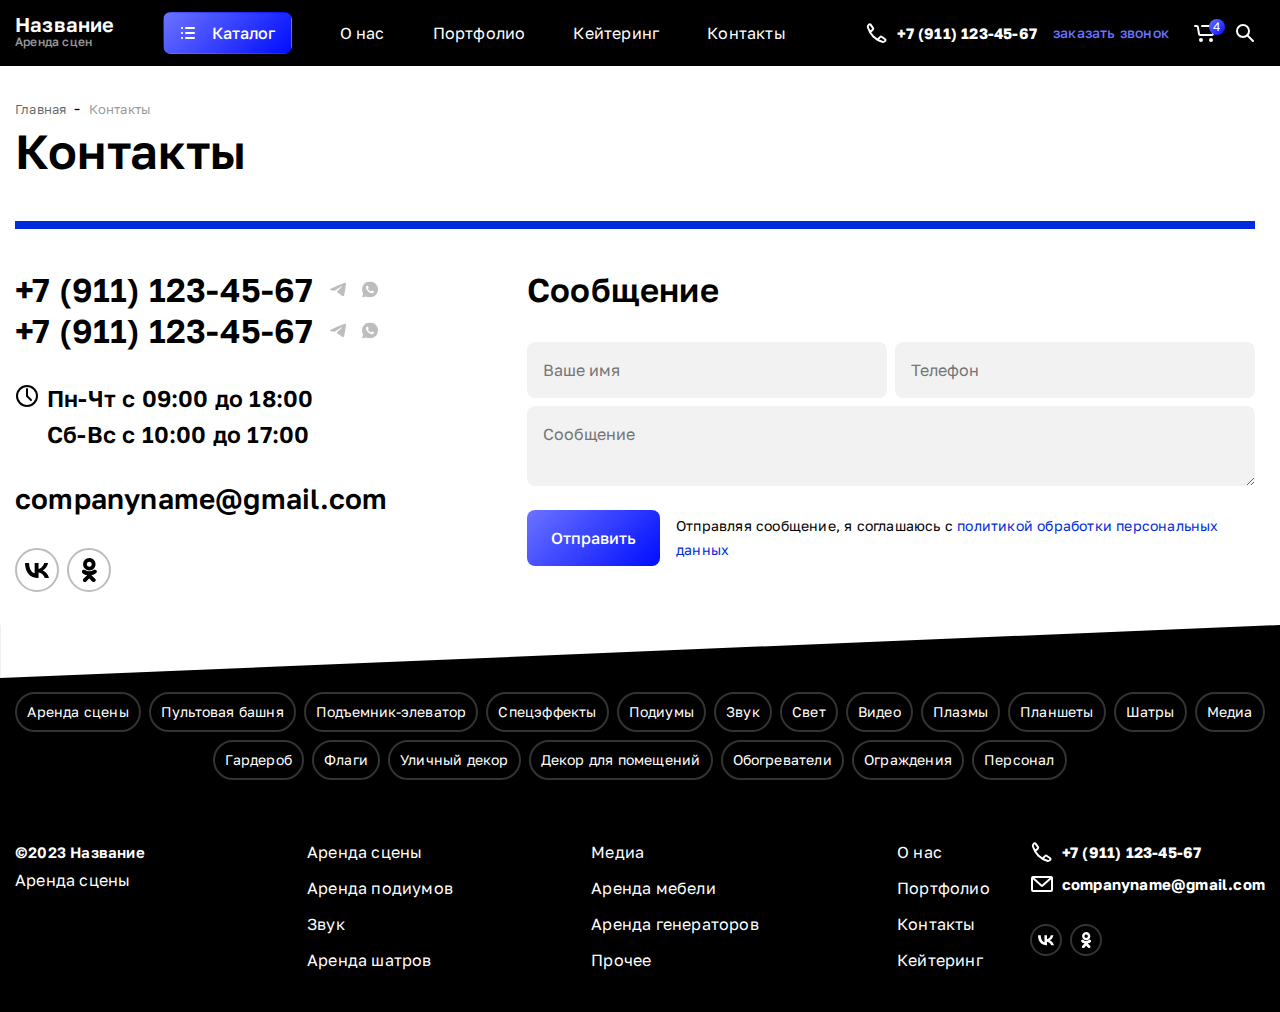
<file: contacts.html>
<!DOCTYPE html>
<html lang="ru">
<head>
  <meta charset="UTF-8">
  <meta http-equiv="X-UA-Compatible" content="IE=edge">
  <meta name="viewport" content="width=device-width, initial-scale=1.0">
  <link rel="preconnect" href="https://fonts.googleapis.com">
  <link rel="preconnect" href="https://fonts.gstatic.com" crossorigin>
  <link href="https://fonts.googleapis.com/css2?family=Golos+Text:wght@400;500;700;900&display=swap" rel="stylesheet">
  <link rel="stylesheet" href="https://cdn.jsdelivr.net/npm/swiper@11/swiper-bundle.min.css"/>
  <link rel="stylesheet" href="https://cdn.jsdelivr.net/npm/@fancyapps/ui/dist/fancybox.css">
  <link rel="stylesheet" href="css/style.css">
  <title>Document</title>
</head>
<body>
  <div class="wrapper">
    <header class="header">
      <div class="container">
        <div class="header__inner">
          <nav class="header__nav">
            <a class="header__logo-box" href="#">
              <span class="header__logo-title">Название</span>
              <span class="header__logo-span">Аренда сцен</span>
            </a>
            <button class="header__catalog-open">
              <svg xmlns="http://www.w3.org/2000/svg" width="24" height="24" viewBox="0 0 24 24" fill="none">
                <path d="M10 7H18" stroke="white" stroke-width="2" stroke-linecap="round"/>
                <path d="M10 12H18" stroke="white" stroke-width="2" stroke-linecap="round"/>
                <path d="M10 17H18" stroke="white" stroke-width="2" stroke-linecap="round"/>
                <path fill-rule="evenodd" clip-rule="evenodd" d="M6 8C6.55228 8 7 7.55228 7 7C7 6.44772 6.55228 6 6 6C5.44772 6 5 6.44772 5 7C5 7.55228 5.44772 8 6 8Z" fill="white"/>
                <path fill-rule="evenodd" clip-rule="evenodd" d="M6 13C6.55228 13 7 12.5523 7 12C7 11.4477 6.55228 11 6 11C5.44772 11 5 11.4477 5 12C5 12.5523 5.44772 13 6 13Z" fill="white"/>
                <path fill-rule="evenodd" clip-rule="evenodd" d="M6 18C6.55228 18 7 17.5523 7 17C7 16.4477 6.55228 16 6 16C5.44772 16 5 16.4477 5 17C5 17.5523 5.44772 18 6 18Z" fill="white"/>
              </svg>
              Каталог
            </button>
            <ul class="header__nav-list">
              <li class="header__list-item"><a class="header__list-link" href="#">О нас</a></li>
              <li class="header__list-item"><a class="header__list-link" href="#">Портфолио</a></li>
              <li class="header__list-item"><a class="header__list-link" href="#">Кейтеринг</a></li>
              <li class="header__list-item"><a class="header__list-link" href="#">Контакты </a></li>
            </ul>
          </nav>
          <div class="header__contacts">
            <a class="header__contacts-phone" href="tel:+79111234567">
              <svg xmlns="http://www.w3.org/2000/svg" width="24" height="24" viewBox="0 0 24 24" fill="none">
                <path d="M12.7408 18.4036L15.3055 15.8389C15.6481 15.4963 16.1871 15.4486 16.5846 15.7258L20.1353 18.2023C20.6459 18.5584 20.7106 19.2894 20.2704 19.7296L19.8841 20.1159C19.1739 20.8261 18.1547 21.1338 17.1986 20.826C15.1336 20.1613 11.3767 18.6179 8.26175 15.503C5.14678 12.388 3.6034 8.63109 2.93871 6.56614C2.63093 5.60999 2.93859 4.59084 3.64885 3.88058L4.03512 3.49432C4.47529 3.05415 5.20634 3.11879 5.56244 3.62937L8.03888 7.18011C8.3161 7.57758 8.26844 8.11661 7.92578 8.45927L5.36113 11.0239" stroke="white" stroke-width="2" stroke-linecap="round"/>
              </svg>
              <span>+7 (911) 123-45-67</span>
            </a>
            <a class="header__contacts-link" href="#">заказать звонок</a>
            <div class="header__contacts-controls">
              <a class="header__cart-link" href="#">
                <svg xmlns="http://www.w3.org/2000/svg" width="24" height="24" viewBox="0 0 24 24" fill="none">
                  <path d="M21.2922 5L19.9463 13.1627C19.8666 13.6457 19.4491 14 18.9596 14H7.04304C6.55355 14 6.136 13.6457 6.05636 13.1627L4.84851 5.83731C4.76887 5.35434 4.35133 5 3.86183 5H2" stroke="white" stroke-width="2" stroke-linecap="round" stroke-linejoin="round"/>
                  <path fill-rule="evenodd" clip-rule="evenodd" d="M8 20C8.55228 20 9 19.5523 9 19C9 18.4477 8.55228 18 8 18C7.44772 18 7 18.4477 7 19C7 19.5523 7.44772 20 8 20Z" stroke="white" stroke-width="2"/>
                  <path fill-rule="evenodd" clip-rule="evenodd" d="M18 20C18.5523 20 19 19.5523 19 19C19 18.4477 18.5523 18 18 18C17.4477 18 17 18.4477 17 19C17 19.5523 17.4477 20 18 20Z" stroke="white" stroke-width="2"/>
                  <path d="M21 5L9 5" stroke="white" stroke-width="2" stroke-linecap="round" stroke-linejoin="round"/>
                </svg>
                <span>4</span>
              </a>
              <button class="header__search-btn">
                <svg xmlns="http://www.w3.org/2000/svg" width="24" height="24" viewBox="0 0 24 24" fill="none">
                  <path d="M14.4121 14.4121L20 20" stroke="white" stroke-width="2" stroke-linecap="round"/>
                  <path fill-rule="evenodd" clip-rule="evenodd" d="M10 16C13.3137 16 16 13.3137 16 10C16 6.68629 13.3137 4 10 4C6.68629 4 4 6.68629 4 10C4 13.3137 6.68629 16 10 16Z" stroke="white" stroke-width="2"/>
                </svg>
              </button>
            </div>
          </div>
          <button class="header__burger">
            <svg class="burger-icon" xmlns="http://www.w3.org/2000/svg" width="14" height="12" viewBox="0 0 14 12" fill="none">
              <path d="M1 1H13" stroke="white" stroke-width="2" stroke-linecap="round"/>
              <path d="M1 6H13" stroke="white" stroke-width="2" stroke-linecap="round"/>
              <path d="M1 11H13" stroke="white" stroke-width="2" stroke-linecap="round"/>
            </svg>
          </button>
        </div>
      </div>

      <div class="header__catalog popup">
        <div class="header__catalog-inner popup-content">
            <button class="header__catalog-inner--hide">
              <svg xmlns="http://www.w3.org/2000/svg" width="24" height="24" viewBox="0 0 24 24" fill="none">
                <path d="M17.6568 17.6569L6.34313 6.34315" stroke="#BDBDBD" stroke-width="2" stroke-linecap="round"/>
                <path d="M17.6569 6.34315L6.34317 17.6569" stroke="#BDBDBD" stroke-width="2" stroke-linecap="round"/>
              </svg>
            </button>
            <div class="header__catalog-tabs">
              <div class="header__catalog-tab catalog-tab" id="sceni">
                <svg xmlns="http://www.w3.org/2000/svg" width="24" height="24" viewBox="0 0 24 24" fill="none">
                  <path d="M3 22V10.4491C3 10.1634 3.12215 9.89142 3.33564 9.70166L11.3356 2.59055C11.7145 2.25376 12.2855 2.25376 12.6644 2.59055L20.6644 9.70166C20.8779 9.89142 21 10.1634 21 10.4491V22" stroke="black" stroke-width="2" stroke-linecap="round"/>
                  <path d="M4 19L20 19" stroke="black" stroke-width="2" stroke-linecap="round"/>
                  <path d="M4 11L20 11" stroke="black" stroke-width="2" stroke-linecap="round"/>
                </svg>
                <a href="#">Аренда сцены</a>
                <svg class="arrow" xmlns="http://www.w3.org/2000/svg" width="24" height="24" viewBox="0 0 24 24" fill="none">
                  <path d="M10 18L15.2929 12.7071C15.6834 12.3166 15.6834 11.6834 15.2929 11.2929L10 6" stroke="black" stroke-width="2" stroke-linecap="round"/>
                </svg>
              </div>
              <div class="header__catalog-tab catalog-tab" id="podium">
                <svg xmlns="http://www.w3.org/2000/svg" width="24" height="24" viewBox="0 0 24 24" fill="none">
                  <path d="M3 20C3 20.5523 3.44772 21 4 21H8C8.55228 21 9 20.5523 9 20V18C9 17.4477 9.44772 17 10 17H20C20.5523 17 21 16.5523 21 16V4C21 3.44772 20.5523 3 20 3H4C3.44772 3 3 3.44772 3 4V20Z" stroke="black" stroke-width="2" stroke-linecap="round"/>
                </svg>
                <a href="#">Аренда подиумов</a>
                <svg class="arrow" xmlns="http://www.w3.org/2000/svg" width="24" height="24" viewBox="0 0 24 24" fill="none">
                  <path d="M10 18L15.2929 12.7071C15.6834 12.3166 15.6834 11.6834 15.2929 11.2929L10 6" stroke="black" stroke-width="2" stroke-linecap="round"/>
                </svg>
              </div>
              <div class="header__catalog-tab catalog-tab" id="zvuk">
                <svg xmlns="http://www.w3.org/2000/svg" width="24" height="24" viewBox="0 0 24 24" fill="none">
                  <path d="M21 13H19C17.8954 13 17 13.8954 17 15V17C17 18.1046 17.8954 19 19 19V19C20.1046 19 21 18.1046 21 17V13C21 8.02944 16.9706 4 12 4C7.02944 4 3 8.02944 3 13V17C3 18.1046 3.89543 19 5 19V19C6.10457 19 7 18.1046 7 17V15C7 13.8954 6.10457 13 5 13H3" stroke="black" stroke-width="2"/>
                </svg>
                <a href="#">Звук</a>
                <svg class="arrow" xmlns="http://www.w3.org/2000/svg" width="24" height="24" viewBox="0 0 24 24" fill="none">
                  <path d="M10 18L15.2929 12.7071C15.6834 12.3166 15.6834 11.6834 15.2929 11.2929L10 6" stroke="black" stroke-width="2" stroke-linecap="round"/>
                </svg>
              </div>
              <div class="header__catalog-tab catalog-tab" id="shatr">
                <svg xmlns="http://www.w3.org/2000/svg" width="24" height="24" viewBox="0 0 24 24" fill="none">
                  <path d="M4 21H20C20.5304 21 21.0391 20.7893 21.4142 20.4142C21.7893 20.0391 22 19.5304 22 19V13C22 10.3478 20.9464 7.8043 19.0711 5.92893C17.1957 4.05357 14.6522 3 12 3C10.6868 3 9.38642 3.25866 8.17317 3.7612C6.95991 4.26375 5.85752 5.00035 4.92893 5.92893C3.05357 7.8043 2 10.3478 2 13V19C2 19.5304 2.21071 20.0391 2.58579 20.4142C2.96086 20.7893 3.46957 21 4 21V21Z" stroke="black" stroke-width="2" stroke-linecap="round" stroke-linejoin="round"/>
                  <path d="M7 13C7 11.8954 7.89543 11 9 11H15C16.1046 11 17 11.8954 17 13V21H7V13Z" stroke="black" stroke-width="2"/>
                </svg>
                <a href="#">Аренда шатров</a>
                <svg class="arrow" xmlns="http://www.w3.org/2000/svg" width="24" height="24" viewBox="0 0 24 24" fill="none">
                  <path d="M10 18L15.2929 12.7071C15.6834 12.3166 15.6834 11.6834 15.2929 11.2929L10 6" stroke="black" stroke-width="2" stroke-linecap="round"/>
                </svg>
              </div>
              <div class="header__catalog-tab catalog-tab" id="media">
                <svg xmlns="http://www.w3.org/2000/svg" width="24" height="24" viewBox="0 0 24 24" fill="none">
                  <rect x="20" y="6" width="12" height="16" rx="1" transform="rotate(90 20 6)" stroke="black" stroke-width="2" stroke-linecap="round" stroke-linejoin="round"/>
                  <path d="M2 18H22" stroke="black" stroke-width="2" stroke-linecap="round"/>
                  <path d="M4 17H20" stroke="black" stroke-width="2" stroke-linecap="round"/>
                </svg>
                <a href="#">Медиа</a>
                <svg class="arrow" xmlns="http://www.w3.org/2000/svg" width="24" height="24" viewBox="0 0 24 24" fill="none">
                  <path d="M10 18L15.2929 12.7071C15.6834 12.3166 15.6834 11.6834 15.2929 11.2929L10 6" stroke="black" stroke-width="2" stroke-linecap="round"/>
                </svg>
              </div>
              <div class="header__catalog-tab catalog-tab" id="furniture">
                <svg xmlns="http://www.w3.org/2000/svg" width="18" height="22" viewBox="0 0 18 22" fill="none">
                  <path d="M17 21V11C17 10.4696 16.7893 9.96086 16.4142 9.58579C16.0391 9.21071 15.5304 9 15 9H3" stroke="black" stroke-width="2" stroke-linecap="round" stroke-linejoin="round"/>
                  <path d="M1 1L3.88 13.5C3.96468 13.828 3.96468 14.172 3.88 14.5L2 21" stroke="black" stroke-width="2" stroke-linecap="round" stroke-linejoin="round"/>
                  <path d="M17 14L4 14" stroke="black" stroke-width="2" stroke-linecap="round" stroke-linejoin="round"/>
                </svg>
                <a href="#">Аренда мебели</a>
                <svg class="arrow" xmlns="http://www.w3.org/2000/svg" width="24" height="24" viewBox="0 0 24 24" fill="none">
                  <path d="M10 18L15.2929 12.7071C15.6834 12.3166 15.6834 11.6834 15.2929 11.2929L10 6" stroke="black" stroke-width="2" stroke-linecap="round"/>
                </svg>
              </div>
              <div class="header__catalog-tab catalog-tab" id="generator">
                <svg xmlns="http://www.w3.org/2000/svg" width="24" height="24" viewBox="0 0 24 24" fill="none">
                  <path fill-rule="evenodd" clip-rule="evenodd" d="M6.2588 14.2256C6.01739 14.2256 5.9289 14.0588 6.06148 13.8526L13.594 2.1353C13.7265 1.9293 13.8338 1.96035 13.8338 2.21602V9.32069C13.8338 9.57127 14.0367 9.77441 14.2709 9.77441H18.7381C18.9795 9.77441 19.068 9.94117 18.9354 10.1474L11.4029 21.8647C11.2705 22.0707 11.1631 22.0396 11.1631 21.784V14.6793C11.1631 14.4287 10.9602 14.2256 10.726 14.2256H6.2588Z" stroke="black" stroke-width="2" stroke-linecap="round" stroke-linejoin="round"/>
                </svg>
                <a href="#">Аренда генераторов</a>
                <svg class="arrow" xmlns="http://www.w3.org/2000/svg" width="24" height="24" viewBox="0 0 24 24" fill="none">
                  <path d="M10 18L15.2929 12.7071C15.6834 12.3166 15.6834 11.6834 15.2929 11.2929L10 6" stroke="black" stroke-width="2" stroke-linecap="round"/>
                </svg>
              </div>
              <div class="header__catalog-tab catalog-tab" id="other">
                <svg xmlns="http://www.w3.org/2000/svg" width="19" height="20" viewBox="0 0 19 20" fill="none">
                  <path d="M1 2.125V19" stroke="black" stroke-width="2" stroke-linecap="round"/>
                  <path d="M1.125 3.25C1.125 3.25 3.125 1 6.125 1C9.125 1 11.4107 3.25 13.6964 3.25C15.9821 3.25 17.125 2.125 17.125 2.125" stroke="black" stroke-width="2" stroke-linecap="round"/>
                  <path d="M1.125 13.375C1.125 13.375 3.125 11.125 6.125 11.125C9.125 11.125 11.4107 13.375 13.6964 13.375C15.9821 13.375 17.125 12.25 17.125 12.25V2.125" stroke="black" stroke-width="2" stroke-linecap="round"/>
                </svg>
                <a href="#">Прочее</a>
                <svg class="arrow" xmlns="http://www.w3.org/2000/svg" width="24" height="24" viewBox="0 0 24 24" fill="none">
                  <path d="M10 18L15.2929 12.7071C15.6834 12.3166 15.6834 11.6834 15.2929 11.2929L10 6" stroke="black" stroke-width="2" stroke-linecap="round"/>
                </svg>
              </div>
            </div>
            <div class="header__tab-content-wrapper tabs-inner">
              <div class="header__tab-content" data-links="sceni">
                <div class="tabs-inner__dropdown-item dropdown-item">
                  <div class="tabs-inner__dropdown-head">
                    <a href="#">Все сцены</a>
                    <svg class="drop-arrow" xmlns="http://www.w3.org/2000/svg" width="24" height="24" viewBox="0 0 24 24" fill="none">
                      <path d="M6 10L11.2929 15.2929C11.6834 15.6834 12.3166 15.6834 12.7071 15.2929L18 10" stroke="#002BDC" stroke-width="2" stroke-linecap="round"/>
                    </svg>
                  </div>
                  <ul class="tabs-inner__dropdown-list">
                    <li><a class="tabs-inner__dropdown-link dropdown-link--active" href="#">Двухскатная</a></li>
                    <li><a class="tabs-inner__dropdown-link" href="#">Односкатная</a></li>
                    <li><a class="tabs-inner__dropdown-link" href="#">Арочная</a></li>
                    <li><a class="tabs-inner__dropdown-link" href="#">С полукруглым вылетом</a></li>
                    <li><a class="tabs-inner__dropdown-link" href="#">Сценический комплекс</a></li>
                    <li><a class="tabs-inner__dropdown-link" href="#">Без крыши</a></li>
                  </ul>
                </div>
                <div class="tabs-inner__dropdown-item dropdown-item">
                  <div class="tabs-inner__dropdown-head">
                    <a href="#">Пультовая башня</a>
                  </div>
                </div>
                <div class="tabs-inner__dropdown-item dropdown-item">
                  <div class="tabs-inner__dropdown-head">
                    <a href="#">Подъемник-элеватор</a>
                  </div>
                </div>
                <div class="tabs-inner__dropdown-item dropdown-item">
                  <div class="tabs-inner__dropdown-head">
                    <a href="#">Спецэффекты</a>
                  </div>
                </div>
                <div class="tabs-inner__dropdown-item dropdown-item">
                  <div class="tabs-inner__dropdown-head">
                    <a href="#">Надувная сцена</a>
                  </div>
                </div>
              </div>
              <div class="header__tab-content" data-links="podium">
                <div class="tabs-inner__dropdown-item dropdown-item">
                  <div class="tabs-inner__dropdown-head">
                    <a href="#">Подиумы</a>
                  </div>
                </div>
                <div class="tabs-inner__dropdown-item dropdown-item">
                  <div class="tabs-inner__dropdown-head">
                    <a href="#">Автоподиумы</a>
                  </div>
                </div>
                <div class="tabs-inner__dropdown-item dropdown-item">
                  <div class="tabs-inner__dropdown-head">
                    <a href="#">Круглые подиумы</a>
                  </div>
                </div>
              </div>
              <div class="header__tab-content" data-links="zvuk">
                <div class="tabs-inner__dropdown-item dropdown-item">
                  <div class="tabs-inner__dropdown-head">
                    <a href="#">Ссылка 1</a>
                  </div>
                </div>
                <div class="tabs-inner__dropdown-item dropdown-item">
                  <div class="tabs-inner__dropdown-head">
                    <a href="#">Ссылка 2</a>
                  </div>
                </div>
                <div class="tabs-inner__dropdown-item dropdown-item">
                  <div class="tabs-inner__dropdown-head">
                    <a href="#">Ссылка 3</a>
                  </div>
                </div>
              </div>
              <div class="header__tab-content" data-links="shatr">
                <div class="tabs-inner__dropdown-item dropdown-item">
                  <div class="tabs-inner__dropdown-head">
                    <a href="#">Ссылка 1</a>
                  </div>
                </div>
                <div class="tabs-inner__dropdown-item dropdown-item">
                  <div class="tabs-inner__dropdown-head">
                    <a href="#">Ссылка 2</a>
                  </div>
                </div>
                <div class="tabs-inner__dropdown-item dropdown-item">
                  <div class="tabs-inner__dropdown-head">
                    <a href="#">Ссылка 3</a>
                  </div>
                </div>
                <div class="tabs-inner__dropdown-item dropdown-item">
                  <div class="tabs-inner__dropdown-head">
                    <a href="#">Ссылка 4</a>
                  </div>
                </div>
              </div>
              <div class="header__tab-content" data-links="media">
                <div class="tabs-inner__dropdown-item dropdown-item">
                  <div class="tabs-inner__dropdown-head">
                    <a href="#">Ссылка 1</a>
                  </div>
                </div>
                <div class="tabs-inner__dropdown-item dropdown-item">
                  <div class="tabs-inner__dropdown-head">
                    <a href="#">Ссылка 2</a>
                  </div>
                </div>
                <div class="tabs-inner__dropdown-item dropdown-item">
                  <div class="tabs-inner__dropdown-head">
                    <a href="#">Ссылка 3</a>
                  </div>
                </div>
                <div class="tabs-inner__dropdown-item dropdown-item">
                  <div class="tabs-inner__dropdown-head">
                    <a href="#">Ссылка 4</a>
                  </div>
                </div>
                <div class="tabs-inner__dropdown-item dropdown-item">
                  <div class="tabs-inner__dropdown-head">
                    <a href="#">Ссылка 5</a>
                  </div>
                </div>
              </div>
              <div class="header__tab-content" data-links="furniture">
                <div class="tabs-inner__dropdown-item dropdown-item">
                  <div class="tabs-inner__dropdown-head">
                    <a href="#">Подиумы</a>
                  </div>
                </div>
                <div class="tabs-inner__dropdown-item dropdown-item">
                  <div class="tabs-inner__dropdown-head">
                    <a href="#">Автоподиумы</a>
                  </div>
                </div>
                <div class="tabs-inner__dropdown-item dropdown-item">
                  <div class="tabs-inner__dropdown-head">
                    <a href="#">Круглые подиумы</a>
                  </div>
                </div>
              </div>
              <div class="header__tab-content" data-links="generator">
                <div class="tabs-inner__dropdown-item dropdown-item">
                  <div class="tabs-inner__dropdown-head">
                    <a href="#">Ссылка 1</a>
                  </div>
                </div>
                <div class="tabs-inner__dropdown-item dropdown-item">
                  <div class="tabs-inner__dropdown-head">
                    <a href="#">Ссылка 2</a>
                  </div>
                </div>
                <div class="tabs-inner__dropdown-item dropdown-item">
                  <div class="tabs-inner__dropdown-head">
                    <a href="#">Ссылка 3</a>
                  </div>
                </div>
              </div>
              <div class="header__tab-content" data-links="other">
                <div class="tabs-inner__dropdown-item dropdown-item">
                  <div class="tabs-inner__dropdown-head">
                    <a href="#">Ссылка 1</a>
                  </div>
                </div>
                <div class="tabs-inner__dropdown-item dropdown-item">
                  <div class="tabs-inner__dropdown-head">
                    <a href="#">Ссылка 2</a>
                  </div>
                </div>
                <div class="tabs-inner__dropdown-item dropdown-item">
                  <div class="tabs-inner__dropdown-head">
                    <a href="#">Ссылка 3</a>
                  </div>
                </div>
                <div class="tabs-inner__dropdown-item dropdown-item">
                  <div class="tabs-inner__dropdown-head">
                    <a href="#">Ссылка 4</a>
                  </div>
                </div>
                <div class="tabs-inner__dropdown-item dropdown-item">
                  <div class="tabs-inner__dropdown-head">
                    <a href="#">Ссылка 5</a>
                  </div>
                </div>
                <div class="tabs-inner__dropdown-item dropdown-item">
                  <div class="tabs-inner__dropdown-head">
                    <a href="#">Ссылка 6</a>
                  </div>
                </div>
              </div>
            </div>
        </div>
      </div>

      <div class="mobile-drawer popup">
        <div class="mobile-drawer__content">
          <button class="mobile-drawer__btn-close">
            <svg xmlns="http://www.w3.org/2000/svg" width="24" height="24" viewBox="0 0 24 24" fill="none">
              <path d="M17.6569 17.6568L6.34316 6.34309" stroke="#BDBDBD" stroke-width="2" stroke-linecap="round"/>
              <path d="M17.6568 6.34309L6.34314 17.6568" stroke="#BDBDBD" stroke-width="2" stroke-linecap="round"/>
            </svg>
          </button>
          <div class="mobile-drawer__content-title">Каталог</div>
          <div class="mobile-drawer__links-box">
            
            <div class="mobile-drawer__dropdown-item dropdown-item">
              <div class="mobile-drawer__dropdown-head">
                <svg xmlns="http://www.w3.org/2000/svg" width="24" height="24" viewBox="0 0 24 24" fill="none">
                  <path d="M3 22V10.4491C3 10.1634 3.12215 9.89142 3.33564 9.70166L11.3356 2.59055C11.7145 2.25376 12.2855 2.25376 12.6644 2.59055L20.6644 9.70166C20.8779 9.89142 21 10.1634 21 10.4491V22" stroke="black" stroke-width="2" stroke-linecap="round"/>
                  <path d="M4 19L20 19" stroke="black" stroke-width="2" stroke-linecap="round"/>
                  <path d="M4 11L20 11" stroke="black" stroke-width="2" stroke-linecap="round"/>
                </svg>
                <a href="#">Аренда сцены</a>
                <svg class="drop-arrow" xmlns="http://www.w3.org/2000/svg" width="24" height="24" viewBox="0 0 24 24" fill="none">
                  <path d="M6 10L11.2929 15.2929C11.6834 15.6834 12.3166 15.6834 12.7071 15.2929L18 10" stroke="black" stroke-width="2" stroke-linecap="round"/>
                </svg>
              </div>
              <ul class="tabs-inner__dropdown-list">
                <div class="mobile-drawer__sub-dropdown dropdown-item">
                  <div class="sub-dropdown__head">
                    <a class="mobile-drawer__dropdown-link" href="#">Все сцены</a>
                    <svg class="drop-arrow" xmlns="http://www.w3.org/2000/svg" width="24" height="24" viewBox="0 0 24 24" fill="none">
                      <path d="M6 10L11.2929 15.2929C11.6834 15.6834 12.3166 15.6834 12.7071 15.2929L18 10" stroke="black" stroke-width="2" stroke-linecap="round"/>
                    </svg>
                  </div>
                  <ul class="sub-dropdown__list">
                    <li><a class="link-active" href="#">Двухскатная</a></li>
                    <li><a href="#">Односкатная</a></li>
                    <li><a href="#">Арочная</a></li>
                    <li><a href="#">С полукруглым вылетом</a></li>
                    <li><a href="#">Сценический комплекс</a></li>
                    <li><a href="#">Без крыши</a></li>
                  </ul>
                </div>
                <a class="mobile-drawer__dropdown-link" href="#">Пультовая башня</a>
                <a class="mobile-drawer__dropdown-link" href="#">Подъемник-элеватор</a>
                <a class="mobile-drawer__dropdown-link" href="#">Спецэффекты</a>
                <a class="mobile-drawer__dropdown-link" href="#">Надувная сцена</a>
              </ul> 
            </div>

            <div class="mobile-drawer__dropdown-item dropdown-item">
              <div class="mobile-drawer__dropdown-head">
                <svg xmlns="http://www.w3.org/2000/svg" width="24" height="24" viewBox="0 0 24 24" fill="none">
                  <path d="M3 20C3 20.5523 3.44772 21 4 21H8C8.55228 21 9 20.5523 9 20V18C9 17.4477 9.44772 17 10 17H20C20.5523 17 21 16.5523 21 16V4C21 3.44772 20.5523 3 20 3H4C3.44772 3 3 3.44772 3 4V20Z" stroke="black" stroke-width="2" stroke-linecap="round"/>
                </svg>
                <a href="#">Аренда подиумов</a>
                <svg class="drop-arrow" xmlns="http://www.w3.org/2000/svg" width="24" height="24" viewBox="0 0 24 24" fill="none">
                  <path d="M6 10L11.2929 15.2929C11.6834 15.6834 12.3166 15.6834 12.7071 15.2929L18 10" stroke="black" stroke-width="2" stroke-linecap="round"/>
                </svg>
              </div>
              <ul class="tabs-inner__dropdown-list">
                <a class="mobile-drawer__dropdown-link" href="#">Все сцены</a>
                <a class="mobile-drawer__dropdown-link" href="#">Пультовая башня</a>
                <a class="mobile-drawer__dropdown-link" href="#">Подъемник-элеватор</a>
                <a class="mobile-drawer__dropdown-link" href="#">Спецэффекты</a>
                <a class="mobile-drawer__dropdown-link" href="#">Надувная сцена</a>
              </ul> 
            </div>

            <div class="mobile-drawer__dropdown-item dropdown-item">
              <div class="mobile-drawer__dropdown-head">
                <svg xmlns="http://www.w3.org/2000/svg" width="24" height="24" viewBox="0 0 24 24" fill="none">
                  <path d="M21 13H19C17.8954 13 17 13.8954 17 15V17C17 18.1046 17.8954 19 19 19V19C20.1046 19 21 18.1046 21 17V13C21 8.02944 16.9706 4 12 4C7.02944 4 3 8.02944 3 13V17C3 18.1046 3.89543 19 5 19V19C6.10457 19 7 18.1046 7 17V15C7 13.8954 6.10457 13 5 13H3" stroke="black" stroke-width="2"/>
                </svg>
                <a href="#">Звук</a>
                <svg class="drop-arrow" xmlns="http://www.w3.org/2000/svg" width="24" height="24" viewBox="0 0 24 24" fill="none">
                  <path d="M6 10L11.2929 15.2929C11.6834 15.6834 12.3166 15.6834 12.7071 15.2929L18 10" stroke="black" stroke-width="2" stroke-linecap="round"/>
                </svg>
              </div>
              <ul class="tabs-inner__dropdown-list">
                <a class="mobile-drawer__dropdown-link" href="#">Все сцены</a>
                <a class="mobile-drawer__dropdown-link" href="#">Пультовая башня</a>
                <a class="mobile-drawer__dropdown-link" href="#">Подъемник-элеватор</a>
                <a class="mobile-drawer__dropdown-link" href="#">Спецэффекты</a>
                <a class="mobile-drawer__dropdown-link" href="#">Надувная сцена</a>
              </ul> 
            </div>

            <div class="mobile-drawer__dropdown-item dropdown-item">
              <div class="mobile-drawer__dropdown-head">
                <svg xmlns="http://www.w3.org/2000/svg" width="24" height="24" viewBox="0 0 24 24" fill="none">
                  <path d="M4 21H20C20.5304 21 21.0391 20.7893 21.4142 20.4142C21.7893 20.0391 22 19.5304 22 19V13C22 10.3478 20.9464 7.8043 19.0711 5.92893C17.1957 4.05357 14.6522 3 12 3C10.6868 3 9.38642 3.25866 8.17317 3.7612C6.95991 4.26375 5.85752 5.00035 4.92893 5.92893C3.05357 7.8043 2 10.3478 2 13V19C2 19.5304 2.21071 20.0391 2.58579 20.4142C2.96086 20.7893 3.46957 21 4 21V21Z" stroke="black" stroke-width="2" stroke-linecap="round" stroke-linejoin="round"/>
                  <path d="M7 13C7 11.8954 7.89543 11 9 11H15C16.1046 11 17 11.8954 17 13V21H7V13Z" stroke="black" stroke-width="2"/>
                </svg>
                <a href="#">Аренда шатров</a>
                <svg class="drop-arrow" xmlns="http://www.w3.org/2000/svg" width="24" height="24" viewBox="0 0 24 24" fill="none">
                  <path d="M6 10L11.2929 15.2929C11.6834 15.6834 12.3166 15.6834 12.7071 15.2929L18 10" stroke="black" stroke-width="2" stroke-linecap="round"/>
                </svg>
              </div>
              <ul class="tabs-inner__dropdown-list">
                <a class="mobile-drawer__dropdown-link" href="#">Все сцены</a>
                <a class="mobile-drawer__dropdown-link" href="#">Пультовая башня</a>
                <a class="mobile-drawer__dropdown-link" href="#">Подъемник-элеватор</a>
                <a class="mobile-drawer__dropdown-link" href="#">Спецэффекты</a>
                <a class="mobile-drawer__dropdown-link" href="#">Надувная сцена</a>
              </ul> 
            </div>

            <div class="mobile-drawer__dropdown-item dropdown-item">
              <div class="mobile-drawer__dropdown-head">
                <svg xmlns="http://www.w3.org/2000/svg" width="24" height="24" viewBox="0 0 24 24" fill="none">
                  <rect x="20" y="6" width="12" height="16" rx="1" transform="rotate(90 20 6)" stroke="black" stroke-width="2" stroke-linecap="round" stroke-linejoin="round"/>
                  <path d="M2 18H22" stroke="black" stroke-width="2" stroke-linecap="round"/>
                  <path d="M4 17H20" stroke="black" stroke-width="2" stroke-linecap="round"/>
                </svg>
                <a href="#">Медиа</a>
                <svg class="drop-arrow" xmlns="http://www.w3.org/2000/svg" width="24" height="24" viewBox="0 0 24 24" fill="none">
                  <path d="M6 10L11.2929 15.2929C11.6834 15.6834 12.3166 15.6834 12.7071 15.2929L18 10" stroke="black" stroke-width="2" stroke-linecap="round"/>
                </svg>
              </div>
              <ul class="tabs-inner__dropdown-list">
                <a class="mobile-drawer__dropdown-link" href="#">Все сцены</a>
                <a class="mobile-drawer__dropdown-link" href="#">Пультовая башня</a>
                <a class="mobile-drawer__dropdown-link" href="#">Подъемник-элеватор</a>
                <a class="mobile-drawer__dropdown-link" href="#">Спецэффекты</a>
                <a class="mobile-drawer__dropdown-link" href="#">Надувная сцена</a>
              </ul> 
            </div>

            <div class="mobile-drawer__dropdown-item dropdown-item">
              <div class="mobile-drawer__dropdown-head">
                <svg xmlns="http://www.w3.org/2000/svg" width="18" height="22" viewBox="0 0 18 22" fill="none">
                  <path d="M17 21V11C17 10.4696 16.7893 9.96086 16.4142 9.58579C16.0391 9.21071 15.5304 9 15 9H3" stroke="black" stroke-width="2" stroke-linecap="round" stroke-linejoin="round"/>
                  <path d="M1 1L3.88 13.5C3.96468 13.828 3.96468 14.172 3.88 14.5L2 21" stroke="black" stroke-width="2" stroke-linecap="round" stroke-linejoin="round"/>
                  <path d="M17 14L4 14" stroke="black" stroke-width="2" stroke-linecap="round" stroke-linejoin="round"/>
                </svg>
                <a href="#">Аренда мебели</a>
                <svg class="drop-arrow" xmlns="http://www.w3.org/2000/svg" width="24" height="24" viewBox="0 0 24 24" fill="none">
                  <path d="M6 10L11.2929 15.2929C11.6834 15.6834 12.3166 15.6834 12.7071 15.2929L18 10" stroke="black" stroke-width="2" stroke-linecap="round"/>
                </svg>
              </div>
              <ul class="tabs-inner__dropdown-list">
                <a class="mobile-drawer__dropdown-link" href="#">Все сцены</a>
                <a class="mobile-drawer__dropdown-link" href="#">Пультовая башня</a>
                <a class="mobile-drawer__dropdown-link" href="#">Подъемник-элеватор</a>
                <a class="mobile-drawer__dropdown-link" href="#">Спецэффекты</a>
                <a class="mobile-drawer__dropdown-link" href="#">Надувная сцена</a>
              </ul> 
            </div>

            <div class="mobile-drawer__dropdown-item dropdown-item">
              <div class="mobile-drawer__dropdown-head">
                <svg xmlns="http://www.w3.org/2000/svg" width="24" height="24" viewBox="0 0 24 24" fill="none">
                  <path fill-rule="evenodd" clip-rule="evenodd" d="M6.2588 14.2256C6.01739 14.2256 5.9289 14.0588 6.06148 13.8526L13.594 2.1353C13.7265 1.9293 13.8338 1.96035 13.8338 2.21602V9.32069C13.8338 9.57127 14.0367 9.77441 14.2709 9.77441H18.7381C18.9795 9.77441 19.068 9.94117 18.9354 10.1474L11.4029 21.8647C11.2705 22.0707 11.1631 22.0396 11.1631 21.784V14.6793C11.1631 14.4287 10.9602 14.2256 10.726 14.2256H6.2588Z" stroke="black" stroke-width="2" stroke-linecap="round" stroke-linejoin="round"/>
                  </svg>
                <a href="#">Аренда генераторов</a>
                <svg class="drop-arrow" xmlns="http://www.w3.org/2000/svg" width="24" height="24" viewBox="0 0 24 24" fill="none">
                  <path d="M6 10L11.2929 15.2929C11.6834 15.6834 12.3166 15.6834 12.7071 15.2929L18 10" stroke="black" stroke-width="2" stroke-linecap="round"/>
                </svg>
              </div>
              <ul class="tabs-inner__dropdown-list">
                <a class="mobile-drawer__dropdown-link" href="#">Все сцены</a>
                <a class="mobile-drawer__dropdown-link" href="#">Пультовая башня</a>
                <a class="mobile-drawer__dropdown-link" href="#">Подъемник-элеватор</a>
                <a class="mobile-drawer__dropdown-link" href="#">Спецэффекты</a>
                <a class="mobile-drawer__dropdown-link" href="#">Надувная сцена</a>
              </ul> 
            </div>

            <div class="mobile-drawer__dropdown-item dropdown-item">
              <div class="mobile-drawer__dropdown-head">
                <svg xmlns="http://www.w3.org/2000/svg" width="19" height="20" viewBox="0 0 19 20" fill="none">
                  <path d="M1 2.125V19" stroke="black" stroke-width="2" stroke-linecap="round"/>
                  <path d="M1.125 3.25C1.125 3.25 3.125 1 6.125 1C9.125 1 11.4107 3.25 13.6964 3.25C15.9821 3.25 17.125 2.125 17.125 2.125" stroke="black" stroke-width="2" stroke-linecap="round"/>
                  <path d="M1.125 13.375C1.125 13.375 3.125 11.125 6.125 11.125C9.125 11.125 11.4107 13.375 13.6964 13.375C15.9821 13.375 17.125 12.25 17.125 12.25V2.125" stroke="black" stroke-width="2" stroke-linecap="round"/>
                </svg>
                <a href="#">Прочее</a>
                <svg class="drop-arrow" xmlns="http://www.w3.org/2000/svg" width="24" height="24" viewBox="0 0 24 24" fill="none">
                  <path d="M6 10L11.2929 15.2929C11.6834 15.6834 12.3166 15.6834 12.7071 15.2929L18 10" stroke="black" stroke-width="2" stroke-linecap="round"/>
                </svg>
              </div>
              <ul class="tabs-inner__dropdown-list">
                <a class="mobile-drawer__dropdown-link" href="#">Все сцены</a>
                <a class="mobile-drawer__dropdown-link" href="#">Пультовая башня</a>
                <a class="mobile-drawer__dropdown-link" href="#">Подъемник-элеватор</a>
                <a class="mobile-drawer__dropdown-link" href="#">Спецэффекты</a>
                <a class="mobile-drawer__dropdown-link" href="#">Надувная сцена</a>
              </ul> 
            </div>
          
          </div>
          <nav class="mobile-drawer__nav">
            <ul class="mobile-drawer__nav-list">
              <li>
                <a class="mobile-drawer__nav-list-link" href="#">
                  <svg xmlns="http://www.w3.org/2000/svg" width="24" height="24" viewBox="0 0 24 24" fill="none">
                    <path d="M4 20C4 17 8 17 10 15C11 14 8 14 8 9C8 5.667 9.333 4 12 4C14.667 4 16 5.667 16 9C16 14 13 14 14 15C16 17 20 17 20 20" stroke="black" stroke-width="2" stroke-linecap="round"/>
                  </svg>
                  О нас
                </a>
              </li>
              <li>
                <a class="mobile-drawer__nav-list-link" href="#">
                  <svg xmlns="http://www.w3.org/2000/svg" width="20" height="15" viewBox="0 0 20 15" fill="none">
                    <path fill-rule="evenodd" clip-rule="evenodd" d="M6 3L6.7396 1.8906C7.11053 1.3342 7.73499 1 8.4037 1H11.5963C12.265 1 12.8895 1.3342 13.2604 1.8906L14 3H19V14H1V3H6Z" stroke="black" stroke-width="2" stroke-linecap="round" stroke-linejoin="round"/>
                    <path fill-rule="evenodd" clip-rule="evenodd" d="M10 11C11.6569 11 13 9.65685 13 8C13 6.34315 11.6569 5 10 5C8.34315 5 7 6.34315 7 8C7 9.65685 8.34315 11 10 11Z" stroke="black" stroke-width="2"/>
                  </svg>
                  Портфолио
                </a>
              </li>
              <li>
                <a class="mobile-drawer__nav-list-link" href="#">
                  <svg xmlns="http://www.w3.org/2000/svg" width="24" height="24" viewBox="0 0 24 24" fill="none">
                    <path d="M8 4V20" stroke="black" stroke-width="2" stroke-linecap="round" stroke-linejoin="round"/>
                    <path d="M18 12C18 12 15 11 15 8C15 5 18 4 18 4V20" stroke="black" stroke-width="2" stroke-linecap="round" stroke-linejoin="round"/>
                    <path d="M5 4V7C5 8.65685 6.34315 10 8 10V10C9.65685 10 11 8.65685 11 7V4" stroke="black" stroke-width="2" stroke-linecap="round" stroke-linejoin="round"/>
                  </svg>
                  Кейтеринг
                </a>
              </li>
              <li>
                <a class="mobile-drawer__nav-list-link" href="#">
                  <svg xmlns="http://www.w3.org/2000/svg" width="24" height="24" viewBox="0 0 24 24" fill="none">
                    <path d="M3 6L11.3356 13.4095C11.7145 13.7462 12.2855 13.7462 12.6644 13.4095L21 6" stroke="black" stroke-width="2"/>
                    <rect x="2" y="5" width="20" height="14" rx="1" stroke="black" stroke-width="2" stroke-linecap="round" stroke-linejoin="round"/>
                  </svg>
                  Контакты
                </a>
              </li>
            </ul>
          </nav>
        </div>
      </div>

      <div class="search-popup popup">
        <div class="search-popup__content">
          <button class="search-popup__btn-close">
            <svg xmlns="http://www.w3.org/2000/svg" width="24" height="24" viewBox="0 0 24 24" fill="none">
              <path d="M17.6569 17.6569L6.34319 6.34315" stroke="#BDBDBD" stroke-width="2" stroke-linecap="round"/>
              <path d="M17.6568 6.34315L6.34311 17.6569" stroke="#BDBDBD" stroke-width="2" stroke-linecap="round"/>
            </svg>
          </button>
          <div class="search-popup__input-box">
            <svg xmlns="http://www.w3.org/2000/svg" width="24" height="24" viewBox="0 0 24 24" fill="none">
              <path d="M14.4121 14.4121L20 20" stroke="black" stroke-width="2" stroke-linecap="round"/>
              <path fill-rule="evenodd" clip-rule="evenodd" d="M10 16C13.3137 16 16 13.3137 16 10C16 6.68629 13.3137 4 10 4C6.68629 4 4 6.68629 4 10C4 13.3137 6.68629 16 10 16Z" stroke="black" stroke-width="2"/>
            </svg>
            <input class="search-popup__input" type="text" placeholder="Поиск по сайту">
          </div>
          <div class="search-popup__content-title">Популярные категории</div>
          <a class="search-popup__link" href="#">
            Аренда сцены
            <svg xmlns="http://www.w3.org/2000/svg" width="24" height="24" viewBox="0 0 24 24" fill="none">
              <path d="M10 18L15.2929 12.7071C15.6834 12.3166 15.6834 11.6834 15.2929 11.2929L10 6" stroke="black" stroke-width="2" stroke-linecap="round"/>
            </svg>
          </a>
          <a class="search-popup__link" href="#">
            Аренда подиумов
            <svg xmlns="http://www.w3.org/2000/svg" width="24" height="24" viewBox="0 0 24 24" fill="none">
              <path d="M10 18L15.2929 12.7071C15.6834 12.3166 15.6834 11.6834 15.2929 11.2929L10 6" stroke="black" stroke-width="2" stroke-linecap="round"/>
            </svg>
          </a>
          <a class="search-popup__link" href="#">
            Аренда шатров
            <svg xmlns="http://www.w3.org/2000/svg" width="24" height="24" viewBox="0 0 24 24" fill="none">
              <path d="M10 18L15.2929 12.7071C15.6834 12.3166 15.6834 11.6834 15.2929 11.2929L10 6" stroke="black" stroke-width="2" stroke-linecap="round"/>
            </svg>
          </a>
          <a class="search-popup__link" href="#">
            Звук
            <svg xmlns="http://www.w3.org/2000/svg" width="24" height="24" viewBox="0 0 24 24" fill="none">
              <path d="M10 18L15.2929 12.7071C15.6834 12.3166 15.6834 11.6834 15.2929 11.2929L10 6" stroke="black" stroke-width="2" stroke-linecap="round"/>
            </svg>
          </a>
          <a class="search-popup__link" href="#">
            Аренда мебели
            <svg xmlns="http://www.w3.org/2000/svg" width="24" height="24" viewBox="0 0 24 24" fill="none">
              <path d="M10 18L15.2929 12.7071C15.6834 12.3166 15.6834 11.6834 15.2929 11.2929L10 6" stroke="black" stroke-width="2" stroke-linecap="round"/>
            </svg>
          </a>
        </div>
      </div>
    </header>

    <main class="main contacts-page">
      <div class="breadcrumbs">
        <div class="container">
          <ul class="breadcrumbs__list">
            <li><a href="#">Главная</a></li>
            <li>-</li>
            <li><span>Контакты</span></li>
          </ul>
        </div>
      </div>

      <div class="contacts">
        <div class="container">
          <h1 class="contacts__title">Контакты</h1>
          <div class="contacts__inner">
            <div class="contacts__textbox">
              <div class="contacts__textbox-item">
                <div class="contacts__row">
                  <a class="contacts__phone" href="#">+7 (911) 123-45-67</a>
                  <a class="icon" href="#">
                    <svg xmlns="http://www.w3.org/2000/svg" width="16" height="17" viewBox="0 0 16 17" fill="none">
                      <path fill-rule="evenodd" clip-rule="evenodd" d="M1.09992 7.54157C5.39488 5.67033 8.25885 4.43669 9.69185 3.84066C13.7834 2.13886 14.6335 1.84324 15.1877 1.83348C15.3095 1.83133 15.5821 1.86154 15.7586 2.00477C15.9076 2.12571 15.9486 2.28909 15.9683 2.40376C15.9879 2.51842 16.0123 2.77964 15.9929 2.98374C15.7712 5.31337 14.8118 10.9668 14.3237 13.576C14.1172 14.6801 13.7105 15.0502 13.3169 15.0865C12.4613 15.1652 11.8116 14.5211 10.9829 13.9779C9.68624 13.1279 8.9537 12.5987 7.69503 11.7693C6.24043 10.8107 7.18338 10.2839 8.01236 9.42287C8.22931 9.19754 11.999 5.76874 12.0719 5.45769C12.0811 5.41879 12.0895 5.27379 12.0034 5.19722C11.9172 5.12065 11.7901 5.14683 11.6983 5.16766C11.5683 5.19717 9.4968 6.56635 5.48389 9.27518C4.89591 9.67893 4.36333 9.87566 3.88616 9.86535C3.36012 9.85398 2.34822 9.56791 1.59598 9.32339C0.673328 9.02347 -0.0599784 8.8649 0.00387615 8.35555C0.0371355 8.09025 0.402482 7.81892 1.09992 7.54157Z" fill="#BDBDBD"/>
                    </svg>
                  </a>
                  <a class="icon" href="#">
                    <svg xmlns="http://www.w3.org/2000/svg" width="16" height="17" viewBox="0 0 16 17" fill="none">
                      <g clip-path="url(#clip0_906_8025)">
                      <path d="M13.6585 2.83333C12.1533 1.33333 10.1463 0.5 8.02787 0.5C3.62369 0.5 0.0557483 4.05556 0.0557483 8.44444C0.0557483 9.83333 0.445993 11.2222 1.11498 12.3889L0 16.5L4.23694 15.3889C5.40767 16 6.68989 16.3333 8.02787 16.3333C12.4321 16.3333 16 12.7778 16 8.38889C15.9443 6.33333 15.1638 4.33333 13.6585 2.83333ZM11.8746 11.2778C11.7073 11.7222 10.9268 12.1667 10.5366 12.2222C10.2021 12.2778 9.7561 12.2778 9.31011 12.1667C9.03136 12.0556 8.64112 11.9444 8.19512 11.7222C6.18815 10.8889 4.90592 8.88889 4.79443 8.72222C4.68293 8.61111 3.95819 7.66667 3.95819 6.66667C3.95819 5.66667 4.45993 5.22222 4.62718 5C4.79443 4.77778 5.01742 4.77778 5.18467 4.77778C5.29617 4.77778 5.46341 4.77778 5.57491 4.77778C5.68641 4.77778 5.85366 4.72222 6.02091 5.11111C6.18815 5.5 6.5784 6.5 6.63415 6.55556C6.68989 6.66667 6.68989 6.77778 6.63415 6.88889C6.5784 7 6.52265 7.11111 6.41115 7.22222C6.29965 7.33333 6.18815 7.5 6.1324 7.55556C6.0209 7.66667 5.90941 7.77778 6.02091 7.94444C6.1324 8.16667 6.52265 8.77778 7.13589 9.33333C7.91638 10 8.52962 10.2222 8.75261 10.3333C8.97561 10.4444 9.08711 10.3889 9.1986 10.2778C9.3101 10.1667 9.70035 9.72222 9.81185 9.5C9.92335 9.27778 10.0906 9.33333 10.2578 9.38889C10.4251 9.44444 11.4286 9.94445 11.5958 10.0556C11.8188 10.1667 11.9303 10.2222 11.9861 10.2778C12.0418 10.4444 12.0418 10.8333 11.8746 11.2778Z" fill="#BDBDBD"/>
                      </g>
                      <defs>
                      <clipPath id="clip0_906_8025">
                      <rect width="16" height="16" fill="white" transform="translate(0 0.5)"/>
                      </clipPath>
                      </defs>
                    </svg>
                  </a>
                </div>
                <div class="contacts__row">
                  <a class="contacts__phone" href="#">+7 (911) 123-45-67</a>
                  <a class="icon" href="#">
                    <svg xmlns="http://www.w3.org/2000/svg" width="16" height="17" viewBox="0 0 16 17" fill="none">
                      <path fill-rule="evenodd" clip-rule="evenodd" d="M1.09992 7.54157C5.39488 5.67033 8.25885 4.43669 9.69185 3.84066C13.7834 2.13886 14.6335 1.84324 15.1877 1.83348C15.3095 1.83133 15.5821 1.86154 15.7586 2.00477C15.9076 2.12571 15.9486 2.28909 15.9683 2.40376C15.9879 2.51842 16.0123 2.77964 15.9929 2.98374C15.7712 5.31337 14.8118 10.9668 14.3237 13.576C14.1172 14.6801 13.7105 15.0502 13.3169 15.0865C12.4613 15.1652 11.8116 14.5211 10.9829 13.9779C9.68624 13.1279 8.9537 12.5987 7.69503 11.7693C6.24043 10.8107 7.18338 10.2839 8.01236 9.42287C8.22931 9.19754 11.999 5.76874 12.0719 5.45769C12.0811 5.41879 12.0895 5.27379 12.0034 5.19722C11.9172 5.12065 11.7901 5.14683 11.6983 5.16766C11.5683 5.19717 9.4968 6.56635 5.48389 9.27518C4.89591 9.67893 4.36333 9.87566 3.88616 9.86535C3.36012 9.85398 2.34822 9.56791 1.59598 9.32339C0.673328 9.02347 -0.0599784 8.8649 0.00387615 8.35555C0.0371355 8.09025 0.402482 7.81892 1.09992 7.54157Z" fill="#BDBDBD"/>
                    </svg>
                  </a>
                  <a class="icon" href="#">
                    <svg xmlns="http://www.w3.org/2000/svg" width="16" height="17" viewBox="0 0 16 17" fill="none">
                      <g clip-path="url(#clip0_906_8025)">
                      <path d="M13.6585 2.83333C12.1533 1.33333 10.1463 0.5 8.02787 0.5C3.62369 0.5 0.0557483 4.05556 0.0557483 8.44444C0.0557483 9.83333 0.445993 11.2222 1.11498 12.3889L0 16.5L4.23694 15.3889C5.40767 16 6.68989 16.3333 8.02787 16.3333C12.4321 16.3333 16 12.7778 16 8.38889C15.9443 6.33333 15.1638 4.33333 13.6585 2.83333ZM11.8746 11.2778C11.7073 11.7222 10.9268 12.1667 10.5366 12.2222C10.2021 12.2778 9.7561 12.2778 9.31011 12.1667C9.03136 12.0556 8.64112 11.9444 8.19512 11.7222C6.18815 10.8889 4.90592 8.88889 4.79443 8.72222C4.68293 8.61111 3.95819 7.66667 3.95819 6.66667C3.95819 5.66667 4.45993 5.22222 4.62718 5C4.79443 4.77778 5.01742 4.77778 5.18467 4.77778C5.29617 4.77778 5.46341 4.77778 5.57491 4.77778C5.68641 4.77778 5.85366 4.72222 6.02091 5.11111C6.18815 5.5 6.5784 6.5 6.63415 6.55556C6.68989 6.66667 6.68989 6.77778 6.63415 6.88889C6.5784 7 6.52265 7.11111 6.41115 7.22222C6.29965 7.33333 6.18815 7.5 6.1324 7.55556C6.0209 7.66667 5.90941 7.77778 6.02091 7.94444C6.1324 8.16667 6.52265 8.77778 7.13589 9.33333C7.91638 10 8.52962 10.2222 8.75261 10.3333C8.97561 10.4444 9.08711 10.3889 9.1986 10.2778C9.3101 10.1667 9.70035 9.72222 9.81185 9.5C9.92335 9.27778 10.0906 9.33333 10.2578 9.38889C10.4251 9.44444 11.4286 9.94445 11.5958 10.0556C11.8188 10.1667 11.9303 10.2222 11.9861 10.2778C12.0418 10.4444 12.0418 10.8333 11.8746 11.2778Z" fill="#BDBDBD"/>
                      </g>
                      <defs>
                      <clipPath id="clip0_906_8025">
                      <rect width="16" height="16" fill="white" transform="translate(0 0.5)"/>
                      </clipPath>
                      </defs>
                    </svg>
                  </a>
                </div>
              </div>
              <div class="contacts__textbox-item">
                <div class="contacts__row1">
                  <svg xmlns="http://www.w3.org/2000/svg" width="24" height="24" viewBox="0 0 24 24" fill="none">
                    <path d="M22 12C22 17.5228 17.5228 22 12 22C6.47715 22 2 17.5228 2 12C2 6.47715 6.47715 2 12 2C17.5228 2 22 6.47715 22 12Z" stroke="black" stroke-width="2"/>
                    <path d="M12 5V12L16 16" stroke="black" stroke-width="2" stroke-linecap="round"/>
                  </svg>
                  <div class="contacts__row1-text">
                    <span>Пн-Чт с 09:00 до 18:00</span>
                    <span>Сб-Вс с 10:00 до 17:00</span>
                  </div>
                </div>
              </div>
              <div class="contacts__textbox-item">
                <a class="contacts__mail" href="#">companyname@gmail.com</a>
              </div>
              <div class="contacts__textbox-item">
                <div class="contacts__social">
                  <a href="#">
                    <svg xmlns="http://www.w3.org/2000/svg" width="24" height="24" viewBox="0 0 24 24" fill="none">
                      <path d="M13.0718 19.9756C4.87196 19.9756 0.194878 14.3542 0 5H4.10743C4.24235 11.8657 7.27046 14.7739 9.66896 15.3735V5H13.5365V10.9213C15.9051 10.6665 18.3935 7.96815 19.233 5H23.1006C22.7842 6.53936 22.1537 7.9969 21.2483 9.28143C20.3429 10.566 19.1823 11.6499 17.8389 12.4653C19.3384 13.2105 20.6629 14.2651 21.7249 15.5597C22.7869 16.8543 23.5624 18.3594 24 19.9756H19.7427C19.3498 18.5718 18.5513 17.3151 17.4473 16.3631C16.3433 15.4111 14.9829 14.8061 13.5365 14.624V19.9756H13.0718Z" fill="black"/>
                    </svg>
                  </a>
                  <a href="#">
                    <svg xmlns="http://www.w3.org/2000/svg" width="24" height="24" viewBox="0 0 24 24" fill="none">
                      <path d="M19.1747 14.7692C19.7366 14.2074 19.8169 13.4047 19.3353 12.602C18.9339 11.9599 18.2115 11.6388 17.4089 11.7993C17.0878 11.8796 16.7667 12.0401 16.4456 12.2809C13.9574 13.9666 10.5861 13.8863 8.09782 12.2007C7.93729 12.1204 7.77675 12.0401 7.61621 11.9599C6.73327 11.5585 5.85034 11.7191 5.36873 12.5218C4.80686 13.3244 4.88712 14.2074 5.60953 14.9298C5.77006 15.0903 5.9306 15.1706 6.01086 15.3311L6.09114 15.4114C7.21488 16.2943 8.57943 16.8562 10.3453 17.097L9.30184 18.1405C8.4189 19.0234 7.45569 19.9866 6.57275 20.8696C6.33194 21.1104 6.01086 21.5117 6.01086 22.0736C6.01086 22.796 6.41221 23.5184 7.13462 23.8395C7.37542 24 7.61622 24 7.85702 24C8.25836 24 8.73996 23.8395 9.06103 23.4381C10.265 22.2341 11.2283 21.2709 12.1915 20.3077C12.2717 20.2274 12.2717 20.2274 12.2717 20.2274C12.2717 20.2274 12.352 20.2274 12.352 20.3077C12.9941 21.0301 13.7166 21.6722 14.3587 22.3946C14.6798 22.7157 15.0008 23.0368 15.3219 23.3579C15.7232 23.7592 16.0443 23.9197 16.5259 23.9197C17.2483 24 18.051 23.5184 18.3721 22.796C18.6931 22.1538 18.5326 21.3512 17.9707 20.8696C17.1681 20.0669 16.3654 19.1839 15.4824 18.3813L14.1179 17.0167C14.8403 16.9365 15.643 16.7759 16.3654 16.4549C17.5694 16.0535 18.4523 15.4916 19.1747 14.7692Z" fill="black"/>
                      <path d="M12.2717 12.5217C15.7232 12.5217 18.5326 9.79263 18.5326 6.34113C18.5326 4.65551 17.8905 3.05017 16.6864 1.84616C15.4824 0.642143 13.9574 0 12.352 0C8.9005 0 6.1714 2.80936 6.09114 6.1806C6.09114 7.86622 6.73328 9.3913 7.93729 10.5953C9.06104 11.8796 10.5861 12.5217 12.2717 12.5217ZM10.5058 4.49499C10.9875 4.01338 11.6296 3.77257 12.2717 3.77257C13.7165 3.77257 14.76 4.89632 14.76 6.26087C14.76 7.70569 13.6363 8.74916 12.2717 8.74916C10.8269 8.74916 9.78345 7.62542 9.78345 6.26087C9.78345 5.61873 10.0242 4.97659 10.5058 4.49499Z" fill="black"/>
                      <path d="M19.1747 14.7692C19.7366 14.2074 19.8169 13.4047 19.3353 12.602C18.9339 11.9599 18.2115 11.6388 17.4089 11.7993C17.0878 11.8796 16.7667 12.0401 16.4456 12.2809C13.9574 13.9666 10.5861 13.8863 8.09782 12.2007C7.93729 12.1204 7.77675 12.0401 7.61621 11.9599C6.73327 11.5585 5.85034 11.7191 5.36873 12.5218C4.80686 13.3244 4.88712 14.2074 5.60953 14.9298C5.77006 15.0903 5.9306 15.1706 6.01086 15.3311L6.09114 15.4114C7.21488 16.2943 8.57943 16.8562 10.3453 17.097L9.30184 18.1405C8.4189 19.0234 7.45569 19.9866 6.57275 20.8696C6.33194 21.1104 6.01086 21.5117 6.01086 22.0736C6.01086 22.796 6.41221 23.5184 7.13462 23.8395C7.37542 24 7.61622 24 7.85702 24C8.25836 24 8.73996 23.8395 9.06103 23.4381C10.265 22.2341 11.2283 21.2709 12.1915 20.3077C12.2717 20.2274 12.2717 20.2274 12.2717 20.2274C12.2717 20.2274 12.352 20.2274 12.352 20.3077C12.9941 21.0301 13.7166 21.6722 14.3587 22.3946C14.6798 22.7157 15.0008 23.0368 15.3219 23.3579C15.7232 23.7592 16.0443 23.9197 16.5259 23.9197C17.2483 24 18.051 23.5184 18.3721 22.796C18.6931 22.1538 18.5326 21.3512 17.9707 20.8696C17.1681 20.0669 16.3654 19.1839 15.4824 18.3813L14.1179 17.0167C14.8403 16.9365 15.643 16.7759 16.3654 16.4549C17.5694 16.0535 18.4523 15.4916 19.1747 14.7692Z" fill="black"/>
                    </svg>
                  </a>
                </div>
              </div>
            </div>
            <form class="contacts__form form" action="Hello back XD">
              <div class="form__title">Сообщение</div>
              <div class="form__inner">
                <input class="form__input" type="text" placeholder="Ваше имя" name="name">
                <input class="form__input" type="text" placeholder="Телефон" name="phone">
                <textarea class="form__textarea" placeholder="Сообщение" name="message"></textarea>
              </div>
              <div class="form__footer">
                <button class="form__btn">Отправить</button>
                <p>
                  Отправляя сообщение, я соглашаюсь с <a href="#">политикой обработки персональных данных</a>
                </p>
              </div>
            </form>
          </div>
        </div>
        <div class="contacts--img">
          <img src="images/contacts-svg.svg" alt="">
        </div>
      </div>

    </main>

    <footer class="footer">
      <div class="footer__top-wrapper">
        <div class="container">
          <div class="footer__top">
            <a class="footer__top-link" href="#">Аренда сцены</a>
            <a class="footer__top-link" href="#">Пультовая башня</a>
            <a class="footer__top-link" href="#">Подъемник-элеватор</a>
            <a class="footer__top-link" href="#">Спецэффекты</a>
            <a class="footer__top-link" href="#">Подиумы</a>
            <a class="footer__top-link" href="#">Звук</a>
            <a class="footer__top-link" href="#">Свет</a>
            <a class="footer__top-link" href="#">Видео</a>
            <a class="footer__top-link" href="#">Плазмы</a>
            <a class="footer__top-link" href="#">Планшеты</a>
            <a class="footer__top-link" href="#">Шатры</a>
            <a class="footer__top-link" href="#">Медиа</a>
            <a class="footer__top-link" href="#">Гардероб</a>
            <a class="footer__top-link" href="#">Флаги</a>
            <a class="footer__top-link" href="#">Уличный декор</a>
            <a class="footer__top-link" href="#">Декор для помещений</a>
            <a class="footer__top-link" href="#">Обогреватели</a>
            <a class="footer__top-link" href="#">Ограждения</a>
            <a class="footer__top-link" href="#">Персонал</a>
          </div>
        </div>
      </div>
      <div class="footer__bot-wrapper">
        <div class="container">
          <div class="footer__bot">
            <a class="footer__bot-logo" href="#">
              <span class="footer__logo-title">©2023  Название</span>
              <span class="footer__logo-span">Аренда сцены</span>
            </a>
            <div class="footer__list-box">
              <ul class="footer__list">
                <li class="footer__list-item"><a class="footer__list-link" href="#">Аренда сцены</a></li>
                <li class="footer__list-item"><a class="footer__list-link" href="#">Аренда подиумов</a></li>
                <li class="footer__list-item"><a class="footer__list-link" href="#">Звук</a></li>
                <li class="footer__list-item"><a class="footer__list-link" href="#">Аренда шатров</a></li>
              </ul>
              <ul class="footer__list">
                <li class="footer__list-item"><a class="footer__list-link" href="#">Медиа</a></li>
                <li class="footer__list-item"><a class="footer__list-link" href="#">Аренда мебели</a></li>
                <li class="footer__list-item"><a class="footer__list-link" href="#">Аренда генераторов</a></li>
                <li class="footer__list-item"><a class="footer__list-link" href="#">Прочее</a></li>
              </ul>
              <ul class="footer__list">
                <li class="footer__list-item"><a class="footer__list-link" href="#">О нас</a></li>
                <li class="footer__list-item"><a class="footer__list-link" href="#">Портфолио</a></li>
                <li class="footer__list-item"><a class="footer__list-link" href="#">Контакты</a></li>
                <li class="footer__list-item"><a class="footer__list-link" href="#">Кейтеринг</a></li>
              </ul>
            </div>
            <div class="footer__contact-box">
              <a class="footer__phone-link" href="tel:">
                <svg xmlns="http://www.w3.org/2000/svg" width="24" height="24" viewBox="0 0 24 24" fill="none">
                  <path d="M12.7408 18.4036L15.3055 15.8389C15.6481 15.4963 16.1871 15.4486 16.5846 15.7258L20.1353 18.2023C20.6459 18.5584 20.7106 19.2894 20.2704 19.7296L19.8841 20.1159C19.1739 20.8261 18.1547 21.1338 17.1986 20.826C15.1336 20.1613 11.3767 18.6179 8.26175 15.503C5.14678 12.388 3.6034 8.63109 2.93871 6.56614C2.63093 5.60999 2.93859 4.59084 3.64885 3.88058L4.03512 3.49432C4.47529 3.05415 5.20634 3.11879 5.56244 3.62937L8.03888 7.18011C8.3161 7.57758 8.26844 8.11661 7.92578 8.45927L5.36113 11.0239" stroke="white" stroke-width="2" stroke-linecap="round"/>
                </svg>
                +7 (911) 123-45-67
              </a>
              <a class="footer__contact-link" href="mailto:companyname@gmail.com">
                <svg xmlns="http://www.w3.org/2000/svg" width="24" height="24" viewBox="0 0 24 24" fill="none">
                  <path d="M3 6L11.3356 13.4095C11.7145 13.7462 12.2855 13.7462 12.6644 13.4095L21 6" stroke="white" stroke-width="2"/>
                  <rect x="2" y="5" width="20" height="14" rx="1" stroke="white" stroke-width="2" stroke-linecap="round" stroke-linejoin="round"/>
                </svg>
                companyname@gmail.com
              </a>
              <div class="footer__social">
                <a href="#">
                  <svg xmlns="http://www.w3.org/2000/svg" width="16" height="16" viewBox="0 0 16 16" fill="none">
                    <path d="M8.71455 13.3173C3.24797 13.3173 0.129919 9.5696 0 3.3335H2.73829C2.82823 7.91064 4.84697 9.84942 6.44597 10.2492V3.3335H9.02436V7.28103C10.6034 7.11114 12.2623 5.31226 12.822 3.3335H15.4004C15.1895 4.35974 14.7691 5.33143 14.1655 6.18778C13.562 7.04414 12.7882 7.76674 11.8926 8.31039C12.8923 8.80713 13.7753 9.51024 14.4833 10.3733C15.1913 11.2364 15.7082 12.2397 16 13.3173H13.1618C12.8999 12.3814 12.3676 11.5436 11.6316 10.9089C10.8956 10.2742 9.9886 9.87092 9.02436 9.74949V13.3173H8.71455Z" fill="white"/>
                  </svg>
                </a>
                <a href="#"> 
                  <svg xmlns="http://www.w3.org/2000/svg" width="16" height="16" viewBox="0 0 16 16" fill="none">
                    <path d="M12.7831 9.84616C13.1577 9.47157 13.2112 8.93646 12.8901 8.40134C12.6225 7.97325 12.1409 7.7592 11.6058 7.86622C11.3918 7.91974 11.1777 8.02676 10.9637 8.1873C9.30482 9.31104 7.05733 9.25753 5.39847 8.13378C5.29145 8.08027 5.18442 8.02676 5.0774 7.97325C4.48877 7.70569 3.90014 7.81272 3.57907 8.34783C3.20449 8.88295 3.258 9.47158 3.7396 9.95318C3.84663 10.0602 3.95365 10.1137 4.00716 10.2207L4.06068 10.2743C4.80984 10.8629 5.71954 11.2375 6.8968 11.398L6.20114 12.0937C5.61252 12.6823 4.97038 13.3244 4.38175 13.913C4.22121 14.0736 4.00716 14.3411 4.00716 14.7157C4.00716 15.1973 4.27472 15.6789 4.75633 15.893C4.91686 16 5.0774 16 5.23793 16C5.50549 16 5.82656 15.893 6.04061 15.6254C6.84328 14.8227 7.48543 14.1806 8.12757 13.5385C8.18108 13.485 8.18108 13.485 8.18108 13.485C8.18108 13.485 8.23459 13.485 8.23459 13.5385C8.66268 14.0201 9.14429 14.4482 9.57238 14.9298C9.78643 15.1438 10.0005 15.3579 10.2145 15.5719C10.4821 15.8395 10.6961 15.9465 11.0172 15.9465C11.4988 16 12.0339 15.6789 12.248 15.1973C12.462 14.7692 12.355 14.2341 11.9804 13.913C11.4453 13.3779 10.9102 12.7893 10.3215 12.2542L9.41185 11.3445C9.89345 11.291 10.4286 11.184 10.9102 10.9699C11.7129 10.7023 12.3015 10.3278 12.7831 9.84616Z" fill="white"/>
                    <path d="M8.18107 8.34783C10.4821 8.34783 12.355 6.52842 12.355 4.22742C12.355 3.10367 11.9269 2.03345 11.1242 1.23077C10.3215 0.428095 9.30482 0 8.23459 0C5.93359 0 4.11419 1.87291 4.06068 4.1204C4.06068 5.24414 4.48877 6.26087 5.29145 7.06354C6.04061 7.91973 7.05733 8.34783 8.18107 8.34783ZM7.00382 2.99666C7.32489 2.67559 7.75298 2.51505 8.18107 2.51505C9.14429 2.51505 9.83994 3.26421 9.83994 4.17391C9.83994 5.13712 9.09077 5.83277 8.18107 5.83277C7.21786 5.83277 6.52222 5.08361 6.52222 4.17391C6.52222 3.74582 6.68275 3.31773 7.00382 2.99666Z" fill="white"/>
                    <path d="M12.7831 9.84616C13.1577 9.47157 13.2112 8.93646 12.8901 8.40134C12.6225 7.97325 12.1409 7.7592 11.6058 7.86622C11.3918 7.91974 11.1777 8.02676 10.9637 8.1873C9.30482 9.31104 7.05733 9.25753 5.39847 8.13378C5.29145 8.08027 5.18442 8.02676 5.0774 7.97325C4.48877 7.70569 3.90014 7.81272 3.57907 8.34783C3.20449 8.88295 3.258 9.47158 3.7396 9.95318C3.84663 10.0602 3.95365 10.1137 4.00716 10.2207L4.06068 10.2743C4.80984 10.8629 5.71954 11.2375 6.8968 11.398L6.20114 12.0937C5.61252 12.6823 4.97038 13.3244 4.38175 13.913C4.22121 14.0736 4.00716 14.3411 4.00716 14.7157C4.00716 15.1973 4.27472 15.6789 4.75633 15.893C4.91686 16 5.0774 16 5.23793 16C5.50549 16 5.82656 15.893 6.04061 15.6254C6.84328 14.8227 7.48543 14.1806 8.12757 13.5385C8.18108 13.485 8.18108 13.485 8.18108 13.485C8.18108 13.485 8.23459 13.485 8.23459 13.5385C8.66268 14.0201 9.14429 14.4482 9.57238 14.9298C9.78643 15.1438 10.0005 15.3579 10.2145 15.5719C10.4821 15.8395 10.6961 15.9465 11.0172 15.9465C11.4988 16 12.0339 15.6789 12.248 15.1973C12.462 14.7692 12.355 14.2341 11.9804 13.913C11.4453 13.3779 10.9102 12.7893 10.3215 12.2542L9.41185 11.3445C9.89345 11.291 10.4286 11.184 10.9102 10.9699C11.7129 10.7023 12.3015 10.3278 12.7831 9.84616Z" fill="white"/>
                  </svg>
                </a>
              </div>
            </div>
          </div>
        </div>
        <!-- <div class="footer__bot--images-bg">
          <svg xmlns="http://www.w3.org/2000/svg" width="294" height="171" viewBox="0 0 294 171" fill="none">
            <g filter="url(#filter0_f_1126_4361)">
            <ellipse cx="40" cy="80" rx="40" ry="80" transform="matrix(-0.707107 -0.707107 -0.707107 0.707107 214.706 135.568)" fill="#07683A"/>
            </g>
            <defs>
            <filter id="filter0_f_1126_4361" x="-33.4067" y="0.593262" width="326.519" height="326.519" filterUnits="userSpaceOnUse" color-interpolation-filters="sRGB">
            <feFlood flood-opacity="0" result="BackgroundImageFix"/>
            <feBlend mode="normal" in="SourceGraphic" in2="BackgroundImageFix" result="shape"/>
            <feGaussianBlur stdDeviation="50" result="effect1_foregroundBlur_1126_4361"/>
            </filter>
            </defs>
          </svg>
          <svg xmlns="http://www.w3.org/2000/svg" width="327" height="171" viewBox="0 0 327 171" fill="none">
            <g filter="url(#filter0_f_1126_4362)">
            <ellipse cx="163.558" cy="163.853" rx="40" ry="80" transform="rotate(-45 163.558 163.853)" fill="#002BDC"/>
            </g>
            <defs>
            <filter id="filter0_f_1126_4362" x="0.299072" y="0.593262" width="326.519" height="326.519" filterUnits="userSpaceOnUse" color-interpolation-filters="sRGB">
            <feFlood flood-opacity="0" result="BackgroundImageFix"/>
            <feBlend mode="normal" in="SourceGraphic" in2="BackgroundImageFix" result="shape"/>
            <feGaussianBlur stdDeviation="50" result="effect1_foregroundBlur_1126_4362"/>
            </filter>
            </defs>
          </svg>
          <svg xmlns="http://www.w3.org/2000/svg" width="327" height="171" viewBox="0 0 327 171" fill="none">
            <g filter="url(#filter0_f_1126_4363)">
            <ellipse cx="40" cy="80" rx="40" ry="80" transform="matrix(-0.707107 -0.707107 -0.707107 0.707107 248.117 135.568)" fill="#8008A4"/>
            </g>
            <defs>
            <filter id="filter0_f_1126_4363" x="0.00439453" y="0.593262" width="326.519" height="326.519" filterUnits="userSpaceOnUse" color-interpolation-filters="sRGB">
            <feFlood flood-opacity="0" result="BackgroundImageFix"/>
            <feBlend mode="normal" in="SourceGraphic" in2="BackgroundImageFix" result="shape"/>
            <feGaussianBlur stdDeviation="50" result="effect1_foregroundBlur_1126_4363"/>
            </filter>
            </defs>
          </svg>
          <svg xmlns="http://www.w3.org/2000/svg" width="293" height="171" viewBox="0 0 293 171" fill="none">
            <g filter="url(#filter0_f_1126_4364)">
            <ellipse cx="163.97" cy="163.853" rx="40" ry="80" transform="rotate(-45 163.97 163.853)" fill="#002BDC"/>
            </g>
            <defs>
            <filter id="filter0_f_1126_4364" x="0.710449" y="0.593262" width="326.519" height="326.519" filterUnits="userSpaceOnUse" color-interpolation-filters="sRGB">
            <feFlood flood-opacity="0" result="BackgroundImageFix"/>
            <feBlend mode="normal" in="SourceGraphic" in2="BackgroundImageFix" result="shape"/>
            <feGaussianBlur stdDeviation="50" result="effect1_foregroundBlur_1126_4364"/>
            </filter>
            </defs>
          </svg>
        </div> -->

      </div>
    </footer>
  </div>

  <script src="js/libs.js"></script>
  <script src="https://cdn.jsdelivr.net/npm/@fancyapps/ui@4.0/dist/fancybox.umd.js"></script>
  <script src="https://cdn.jsdelivr.net/npm/swiper@11/swiper-bundle.min.js"></script>
  <script src="js/header.js" type="module"></script>
  <script src="js/index.js" type="module"></script>
</body>
</html>
</file>
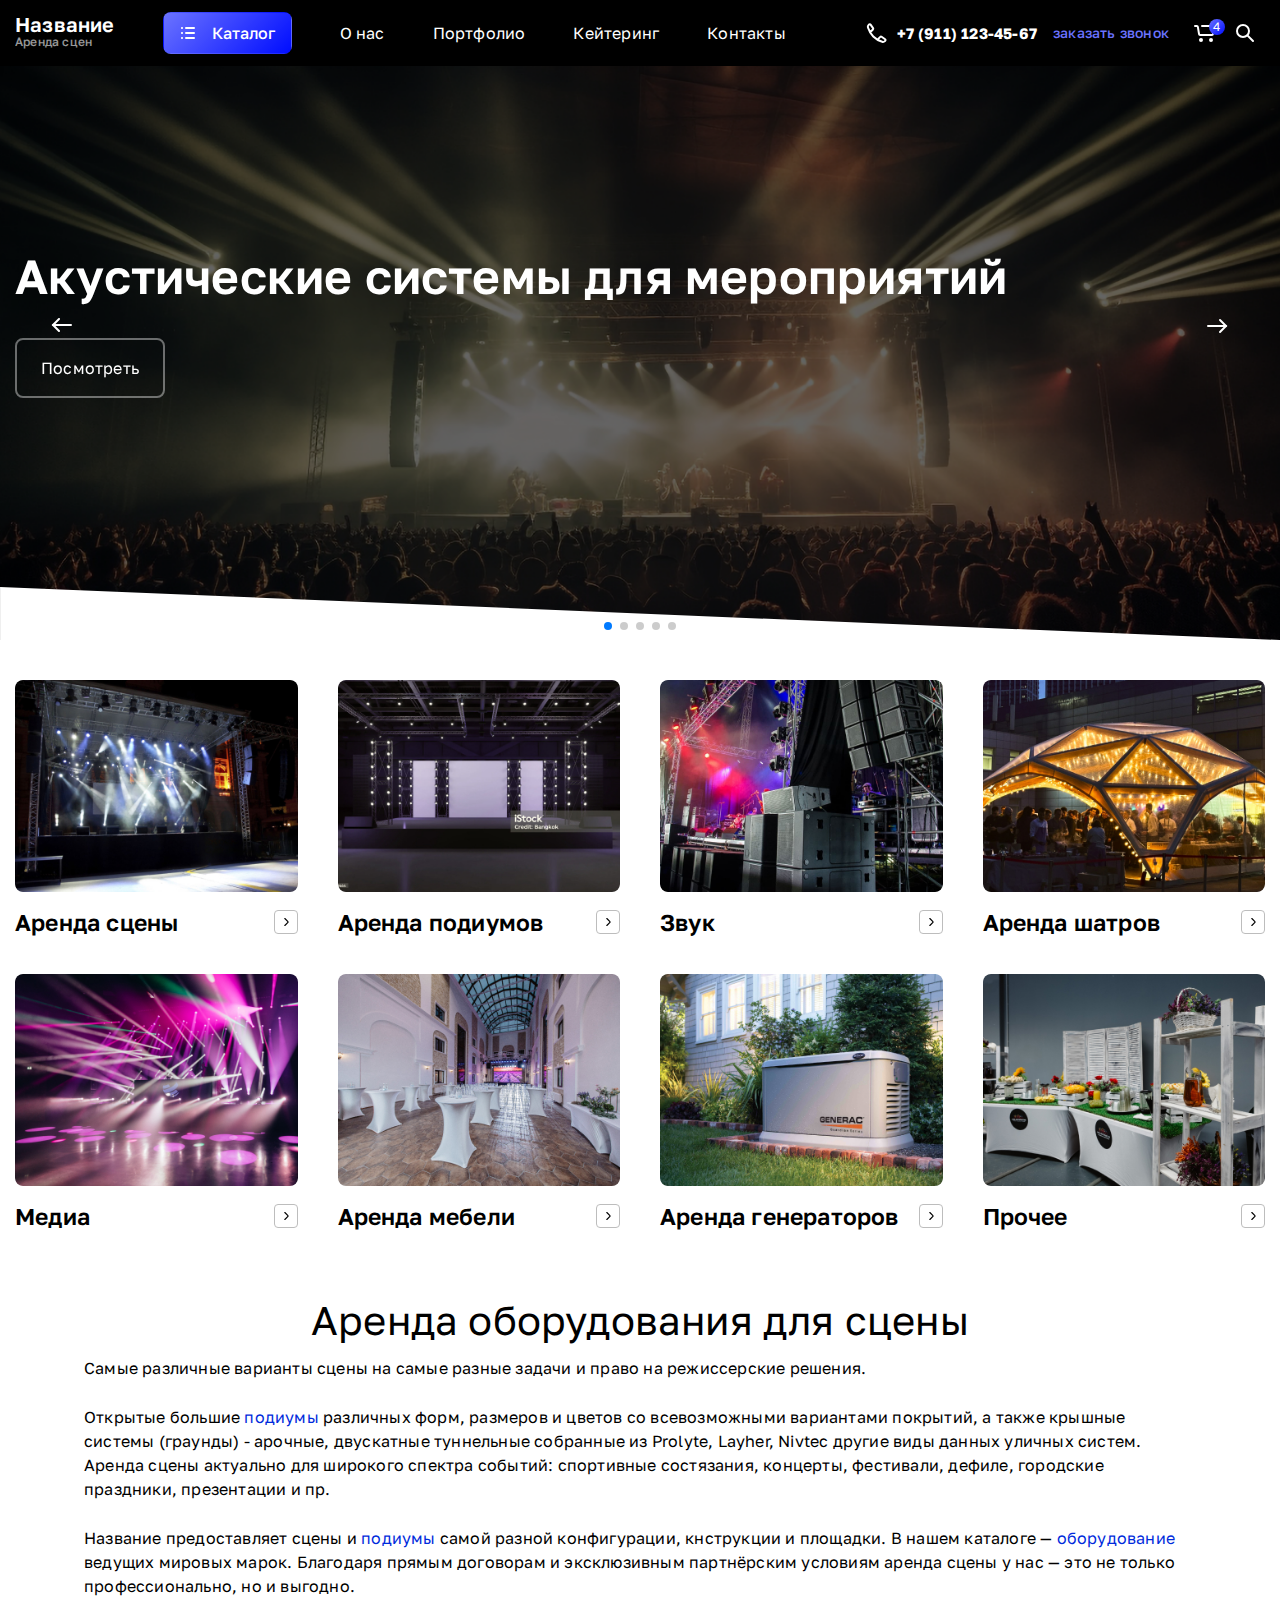
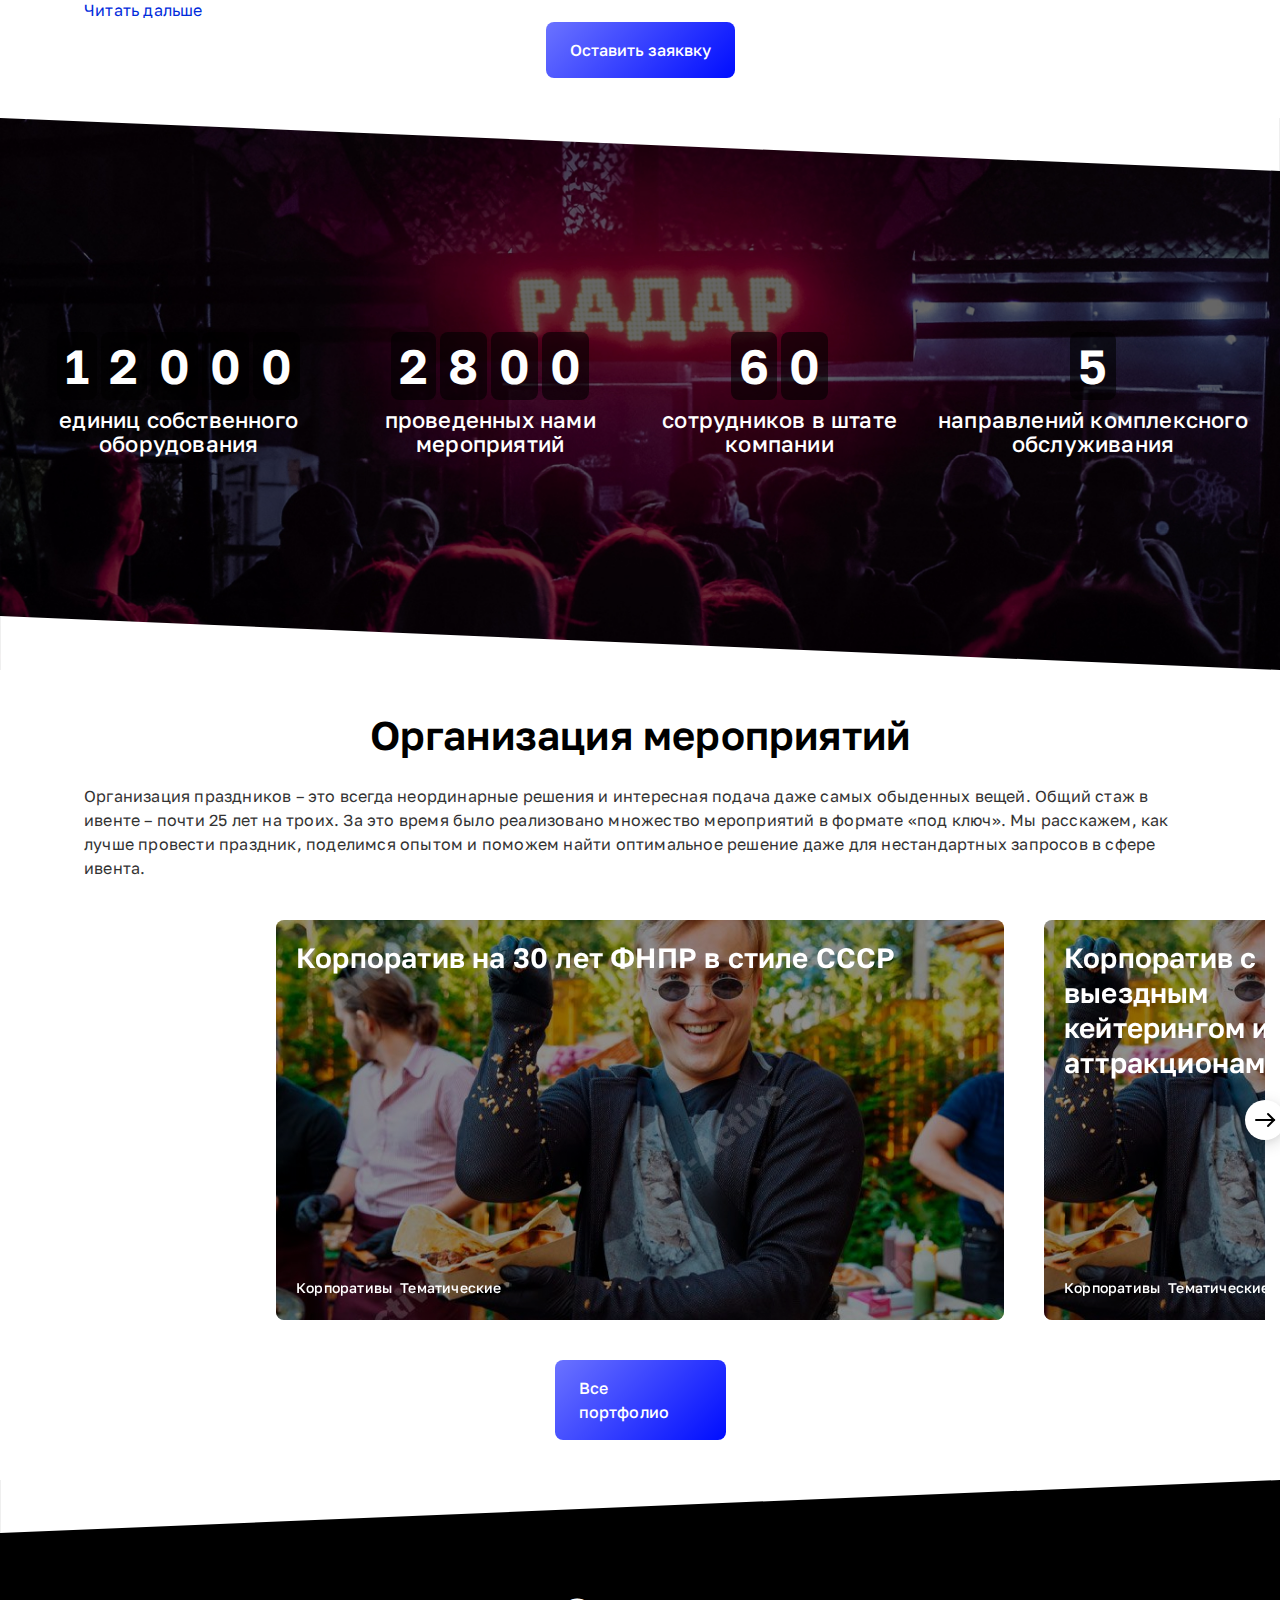
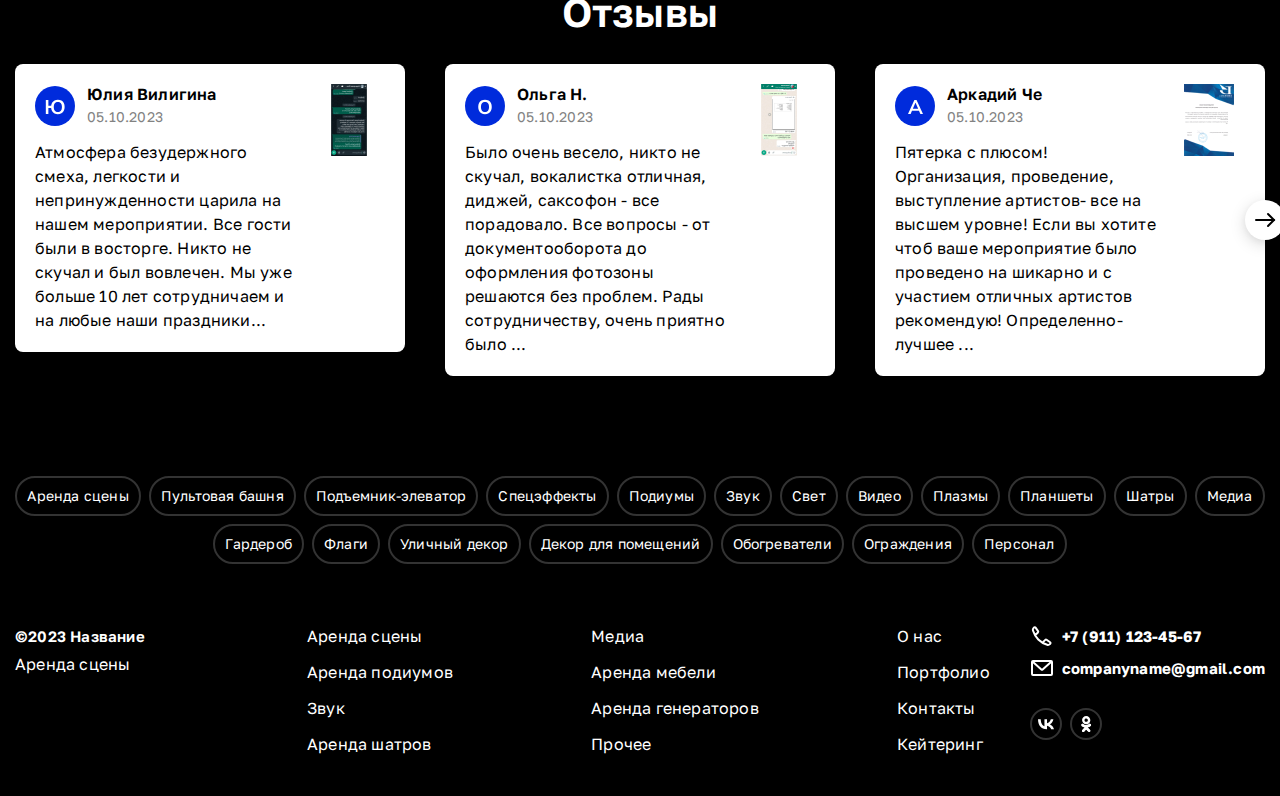
<file: home-page.html>
<!DOCTYPE html>
<html lang="ru">
<head>
  <meta charset="UTF-8">
  <meta http-equiv="X-UA-Compatible" content="IE=edge">
  <meta name="viewport" content="width=device-width, initial-scale=1.0">
  <link rel="preconnect" href="https://fonts.googleapis.com">
  <link rel="preconnect" href="https://fonts.gstatic.com" crossorigin>
  <link href="https://fonts.googleapis.com/css2?family=Golos+Text:wght@400;500;700;900&display=swap" rel="stylesheet">
  <link rel="stylesheet" href="https://cdn.jsdelivr.net/npm/swiper@11/swiper-bundle.min.css"/>
  <link rel="stylesheet" href="https://cdn.jsdelivr.net/npm/@fancyapps/ui/dist/fancybox.css">
  <link rel="stylesheet" href="css/style.css">
  <title>Document</title>
</head>
<body>
  <div class="wrapper">
    <header class="header">
      <div class="container">
        <div class="header__inner">
          <nav class="header__nav">
            <a class="header__logo-box" href="#">
              <span class="header__logo-title">Название</span>
              <span class="header__logo-span">Аренда сцен</span>
            </a>
            <button class="header__catalog-open">
              <svg xmlns="http://www.w3.org/2000/svg" width="24" height="24" viewBox="0 0 24 24" fill="none">
                <path d="M10 7H18" stroke="white" stroke-width="2" stroke-linecap="round"/>
                <path d="M10 12H18" stroke="white" stroke-width="2" stroke-linecap="round"/>
                <path d="M10 17H18" stroke="white" stroke-width="2" stroke-linecap="round"/>
                <path fill-rule="evenodd" clip-rule="evenodd" d="M6 8C6.55228 8 7 7.55228 7 7C7 6.44772 6.55228 6 6 6C5.44772 6 5 6.44772 5 7C5 7.55228 5.44772 8 6 8Z" fill="white"/>
                <path fill-rule="evenodd" clip-rule="evenodd" d="M6 13C6.55228 13 7 12.5523 7 12C7 11.4477 6.55228 11 6 11C5.44772 11 5 11.4477 5 12C5 12.5523 5.44772 13 6 13Z" fill="white"/>
                <path fill-rule="evenodd" clip-rule="evenodd" d="M6 18C6.55228 18 7 17.5523 7 17C7 16.4477 6.55228 16 6 16C5.44772 16 5 16.4477 5 17C5 17.5523 5.44772 18 6 18Z" fill="white"/>
              </svg>
              Каталог
            </button>
            <ul class="header__nav-list">
              <li class="header__list-item"><a class="header__list-link" href="#">О нас</a></li>
              <li class="header__list-item"><a class="header__list-link" href="#">Портфолио</a></li>
              <li class="header__list-item"><a class="header__list-link" href="#">Кейтеринг</a></li>
              <li class="header__list-item"><a class="header__list-link" href="#">Контакты </a></li>
            </ul>
          </nav>
          <div class="header__contacts">
            <a class="header__contacts-phone" href="tel:+79111234567">
              <svg xmlns="http://www.w3.org/2000/svg" width="24" height="24" viewBox="0 0 24 24" fill="none">
                <path d="M12.7408 18.4036L15.3055 15.8389C15.6481 15.4963 16.1871 15.4486 16.5846 15.7258L20.1353 18.2023C20.6459 18.5584 20.7106 19.2894 20.2704 19.7296L19.8841 20.1159C19.1739 20.8261 18.1547 21.1338 17.1986 20.826C15.1336 20.1613 11.3767 18.6179 8.26175 15.503C5.14678 12.388 3.6034 8.63109 2.93871 6.56614C2.63093 5.60999 2.93859 4.59084 3.64885 3.88058L4.03512 3.49432C4.47529 3.05415 5.20634 3.11879 5.56244 3.62937L8.03888 7.18011C8.3161 7.57758 8.26844 8.11661 7.92578 8.45927L5.36113 11.0239" stroke="white" stroke-width="2" stroke-linecap="round"/>
              </svg>
              <span>+7 (911) 123-45-67</span>
            </a>
            <a class="header__contacts-link" href="#">заказать звонок</a>
            <div class="header__contacts-controls">
              <a class="header__cart-link" href="#">
                <svg xmlns="http://www.w3.org/2000/svg" width="24" height="24" viewBox="0 0 24 24" fill="none">
                  <path d="M21.2922 5L19.9463 13.1627C19.8666 13.6457 19.4491 14 18.9596 14H7.04304C6.55355 14 6.136 13.6457 6.05636 13.1627L4.84851 5.83731C4.76887 5.35434 4.35133 5 3.86183 5H2" stroke="white" stroke-width="2" stroke-linecap="round" stroke-linejoin="round"/>
                  <path fill-rule="evenodd" clip-rule="evenodd" d="M8 20C8.55228 20 9 19.5523 9 19C9 18.4477 8.55228 18 8 18C7.44772 18 7 18.4477 7 19C7 19.5523 7.44772 20 8 20Z" stroke="white" stroke-width="2"/>
                  <path fill-rule="evenodd" clip-rule="evenodd" d="M18 20C18.5523 20 19 19.5523 19 19C19 18.4477 18.5523 18 18 18C17.4477 18 17 18.4477 17 19C17 19.5523 17.4477 20 18 20Z" stroke="white" stroke-width="2"/>
                  <path d="M21 5L9 5" stroke="white" stroke-width="2" stroke-linecap="round" stroke-linejoin="round"/>
                </svg>
                <span>4</span>
              </a>
              <button class="header__search-btn">
                <svg xmlns="http://www.w3.org/2000/svg" width="24" height="24" viewBox="0 0 24 24" fill="none">
                  <path d="M14.4121 14.4121L20 20" stroke="white" stroke-width="2" stroke-linecap="round"/>
                  <path fill-rule="evenodd" clip-rule="evenodd" d="M10 16C13.3137 16 16 13.3137 16 10C16 6.68629 13.3137 4 10 4C6.68629 4 4 6.68629 4 10C4 13.3137 6.68629 16 10 16Z" stroke="white" stroke-width="2"/>
                </svg>
              </button>
            </div>
          </div>
          <button class="header__burger">
            <svg class="burger-icon" xmlns="http://www.w3.org/2000/svg" width="14" height="12" viewBox="0 0 14 12" fill="none">
              <path d="M1 1H13" stroke="white" stroke-width="2" stroke-linecap="round"/>
              <path d="M1 6H13" stroke="white" stroke-width="2" stroke-linecap="round"/>
              <path d="M1 11H13" stroke="white" stroke-width="2" stroke-linecap="round"/>
            </svg>
          </button>
        </div>
      </div>

      <div class="header__catalog popup">
        <div class="header__catalog-inner popup-content">
            <button class="header__catalog-inner--hide">
              <svg xmlns="http://www.w3.org/2000/svg" width="24" height="24" viewBox="0 0 24 24" fill="none">
                <path d="M17.6568 17.6569L6.34313 6.34315" stroke="#BDBDBD" stroke-width="2" stroke-linecap="round"/>
                <path d="M17.6569 6.34315L6.34317 17.6569" stroke="#BDBDBD" stroke-width="2" stroke-linecap="round"/>
              </svg>
            </button>
            <div class="header__catalog-tabs">
              <div class="header__catalog-tab catalog-tab" id="sceni">
                <svg xmlns="http://www.w3.org/2000/svg" width="24" height="24" viewBox="0 0 24 24" fill="none">
                  <path d="M3 22V10.4491C3 10.1634 3.12215 9.89142 3.33564 9.70166L11.3356 2.59055C11.7145 2.25376 12.2855 2.25376 12.6644 2.59055L20.6644 9.70166C20.8779 9.89142 21 10.1634 21 10.4491V22" stroke="black" stroke-width="2" stroke-linecap="round"/>
                  <path d="M4 19L20 19" stroke="black" stroke-width="2" stroke-linecap="round"/>
                  <path d="M4 11L20 11" stroke="black" stroke-width="2" stroke-linecap="round"/>
                </svg>
                <a href="#">Аренда сцены</a>
                <svg class="arrow" xmlns="http://www.w3.org/2000/svg" width="24" height="24" viewBox="0 0 24 24" fill="none">
                  <path d="M10 18L15.2929 12.7071C15.6834 12.3166 15.6834 11.6834 15.2929 11.2929L10 6" stroke="black" stroke-width="2" stroke-linecap="round"/>
                </svg>
              </div>
              <div class="header__catalog-tab catalog-tab" id="podium">
                <svg xmlns="http://www.w3.org/2000/svg" width="24" height="24" viewBox="0 0 24 24" fill="none">
                  <path d="M3 20C3 20.5523 3.44772 21 4 21H8C8.55228 21 9 20.5523 9 20V18C9 17.4477 9.44772 17 10 17H20C20.5523 17 21 16.5523 21 16V4C21 3.44772 20.5523 3 20 3H4C3.44772 3 3 3.44772 3 4V20Z" stroke="black" stroke-width="2" stroke-linecap="round"/>
                </svg>
                <a href="#">Аренда подиумов</a>
                <svg class="arrow" xmlns="http://www.w3.org/2000/svg" width="24" height="24" viewBox="0 0 24 24" fill="none">
                  <path d="M10 18L15.2929 12.7071C15.6834 12.3166 15.6834 11.6834 15.2929 11.2929L10 6" stroke="black" stroke-width="2" stroke-linecap="round"/>
                </svg>
              </div>
              <div class="header__catalog-tab catalog-tab" id="zvuk">
                <svg xmlns="http://www.w3.org/2000/svg" width="24" height="24" viewBox="0 0 24 24" fill="none">
                  <path d="M21 13H19C17.8954 13 17 13.8954 17 15V17C17 18.1046 17.8954 19 19 19V19C20.1046 19 21 18.1046 21 17V13C21 8.02944 16.9706 4 12 4C7.02944 4 3 8.02944 3 13V17C3 18.1046 3.89543 19 5 19V19C6.10457 19 7 18.1046 7 17V15C7 13.8954 6.10457 13 5 13H3" stroke="black" stroke-width="2"/>
                </svg>
                <a href="#">Звук</a>
                <svg class="arrow" xmlns="http://www.w3.org/2000/svg" width="24" height="24" viewBox="0 0 24 24" fill="none">
                  <path d="M10 18L15.2929 12.7071C15.6834 12.3166 15.6834 11.6834 15.2929 11.2929L10 6" stroke="black" stroke-width="2" stroke-linecap="round"/>
                </svg>
              </div>
              <div class="header__catalog-tab catalog-tab" id="shatr">
                <svg xmlns="http://www.w3.org/2000/svg" width="24" height="24" viewBox="0 0 24 24" fill="none">
                  <path d="M4 21H20C20.5304 21 21.0391 20.7893 21.4142 20.4142C21.7893 20.0391 22 19.5304 22 19V13C22 10.3478 20.9464 7.8043 19.0711 5.92893C17.1957 4.05357 14.6522 3 12 3C10.6868 3 9.38642 3.25866 8.17317 3.7612C6.95991 4.26375 5.85752 5.00035 4.92893 5.92893C3.05357 7.8043 2 10.3478 2 13V19C2 19.5304 2.21071 20.0391 2.58579 20.4142C2.96086 20.7893 3.46957 21 4 21V21Z" stroke="black" stroke-width="2" stroke-linecap="round" stroke-linejoin="round"/>
                  <path d="M7 13C7 11.8954 7.89543 11 9 11H15C16.1046 11 17 11.8954 17 13V21H7V13Z" stroke="black" stroke-width="2"/>
                </svg>
                <a href="#">Аренда шатров</a>
                <svg class="arrow" xmlns="http://www.w3.org/2000/svg" width="24" height="24" viewBox="0 0 24 24" fill="none">
                  <path d="M10 18L15.2929 12.7071C15.6834 12.3166 15.6834 11.6834 15.2929 11.2929L10 6" stroke="black" stroke-width="2" stroke-linecap="round"/>
                </svg>
              </div>
              <div class="header__catalog-tab catalog-tab" id="media">
                <svg xmlns="http://www.w3.org/2000/svg" width="24" height="24" viewBox="0 0 24 24" fill="none">
                  <rect x="20" y="6" width="12" height="16" rx="1" transform="rotate(90 20 6)" stroke="black" stroke-width="2" stroke-linecap="round" stroke-linejoin="round"/>
                  <path d="M2 18H22" stroke="black" stroke-width="2" stroke-linecap="round"/>
                  <path d="M4 17H20" stroke="black" stroke-width="2" stroke-linecap="round"/>
                </svg>
                <a href="#">Медиа</a>
                <svg class="arrow" xmlns="http://www.w3.org/2000/svg" width="24" height="24" viewBox="0 0 24 24" fill="none">
                  <path d="M10 18L15.2929 12.7071C15.6834 12.3166 15.6834 11.6834 15.2929 11.2929L10 6" stroke="black" stroke-width="2" stroke-linecap="round"/>
                </svg>
              </div>
              <div class="header__catalog-tab catalog-tab" id="furniture">
                <svg xmlns="http://www.w3.org/2000/svg" width="18" height="22" viewBox="0 0 18 22" fill="none">
                  <path d="M17 21V11C17 10.4696 16.7893 9.96086 16.4142 9.58579C16.0391 9.21071 15.5304 9 15 9H3" stroke="black" stroke-width="2" stroke-linecap="round" stroke-linejoin="round"/>
                  <path d="M1 1L3.88 13.5C3.96468 13.828 3.96468 14.172 3.88 14.5L2 21" stroke="black" stroke-width="2" stroke-linecap="round" stroke-linejoin="round"/>
                  <path d="M17 14L4 14" stroke="black" stroke-width="2" stroke-linecap="round" stroke-linejoin="round"/>
                </svg>
                <a href="#">Аренда мебели</a>
                <svg class="arrow" xmlns="http://www.w3.org/2000/svg" width="24" height="24" viewBox="0 0 24 24" fill="none">
                  <path d="M10 18L15.2929 12.7071C15.6834 12.3166 15.6834 11.6834 15.2929 11.2929L10 6" stroke="black" stroke-width="2" stroke-linecap="round"/>
                </svg>
              </div>
              <div class="header__catalog-tab catalog-tab" id="generator">
                <svg xmlns="http://www.w3.org/2000/svg" width="24" height="24" viewBox="0 0 24 24" fill="none">
                  <path fill-rule="evenodd" clip-rule="evenodd" d="M6.2588 14.2256C6.01739 14.2256 5.9289 14.0588 6.06148 13.8526L13.594 2.1353C13.7265 1.9293 13.8338 1.96035 13.8338 2.21602V9.32069C13.8338 9.57127 14.0367 9.77441 14.2709 9.77441H18.7381C18.9795 9.77441 19.068 9.94117 18.9354 10.1474L11.4029 21.8647C11.2705 22.0707 11.1631 22.0396 11.1631 21.784V14.6793C11.1631 14.4287 10.9602 14.2256 10.726 14.2256H6.2588Z" stroke="black" stroke-width="2" stroke-linecap="round" stroke-linejoin="round"/>
                </svg>
                <a href="#">Аренда генераторов</a>
                <svg class="arrow" xmlns="http://www.w3.org/2000/svg" width="24" height="24" viewBox="0 0 24 24" fill="none">
                  <path d="M10 18L15.2929 12.7071C15.6834 12.3166 15.6834 11.6834 15.2929 11.2929L10 6" stroke="black" stroke-width="2" stroke-linecap="round"/>
                </svg>
              </div>
              <div class="header__catalog-tab catalog-tab" id="other">
                <svg xmlns="http://www.w3.org/2000/svg" width="19" height="20" viewBox="0 0 19 20" fill="none">
                  <path d="M1 2.125V19" stroke="black" stroke-width="2" stroke-linecap="round"/>
                  <path d="M1.125 3.25C1.125 3.25 3.125 1 6.125 1C9.125 1 11.4107 3.25 13.6964 3.25C15.9821 3.25 17.125 2.125 17.125 2.125" stroke="black" stroke-width="2" stroke-linecap="round"/>
                  <path d="M1.125 13.375C1.125 13.375 3.125 11.125 6.125 11.125C9.125 11.125 11.4107 13.375 13.6964 13.375C15.9821 13.375 17.125 12.25 17.125 12.25V2.125" stroke="black" stroke-width="2" stroke-linecap="round"/>
                </svg>
                <a href="#">Прочее</a>
                <svg class="arrow" xmlns="http://www.w3.org/2000/svg" width="24" height="24" viewBox="0 0 24 24" fill="none">
                  <path d="M10 18L15.2929 12.7071C15.6834 12.3166 15.6834 11.6834 15.2929 11.2929L10 6" stroke="black" stroke-width="2" stroke-linecap="round"/>
                </svg>
              </div>
            </div>
            <div class="header__tab-content-wrapper tabs-inner">
              <div class="header__tab-content" data-links="sceni">
                <div class="tabs-inner__dropdown-item dropdown-item">
                  <div class="tabs-inner__dropdown-head">
                    <a href="#">Все сцены</a>
                    <svg class="drop-arrow" xmlns="http://www.w3.org/2000/svg" width="24" height="24" viewBox="0 0 24 24" fill="none">
                      <path d="M6 10L11.2929 15.2929C11.6834 15.6834 12.3166 15.6834 12.7071 15.2929L18 10" stroke="#002BDC" stroke-width="2" stroke-linecap="round"/>
                    </svg>
                  </div>
                  <ul class="tabs-inner__dropdown-list">
                    <li><a class="tabs-inner__dropdown-link dropdown-link--active" href="#">Двухскатная</a></li>
                    <li><a class="tabs-inner__dropdown-link" href="#">Односкатная</a></li>
                    <li><a class="tabs-inner__dropdown-link" href="#">Арочная</a></li>
                    <li><a class="tabs-inner__dropdown-link" href="#">С полукруглым вылетом</a></li>
                    <li><a class="tabs-inner__dropdown-link" href="#">Сценический комплекс</a></li>
                    <li><a class="tabs-inner__dropdown-link" href="#">Без крыши</a></li>
                  </ul>
                </div>
                <div class="tabs-inner__dropdown-item dropdown-item">
                  <div class="tabs-inner__dropdown-head">
                    <a href="#">Пультовая башня</a>
                  </div>
                </div>
                <div class="tabs-inner__dropdown-item dropdown-item">
                  <div class="tabs-inner__dropdown-head">
                    <a href="#">Подъемник-элеватор</a>
                  </div>
                </div>
                <div class="tabs-inner__dropdown-item dropdown-item">
                  <div class="tabs-inner__dropdown-head">
                    <a href="#">Спецэффекты</a>
                  </div>
                </div>
                <div class="tabs-inner__dropdown-item dropdown-item">
                  <div class="tabs-inner__dropdown-head">
                    <a href="#">Надувная сцена</a>
                  </div>
                </div>
              </div>
              <div class="header__tab-content" data-links="podium">
                <div class="tabs-inner__dropdown-item dropdown-item">
                  <div class="tabs-inner__dropdown-head">
                    <a href="#">Подиумы</a>
                  </div>
                </div>
                <div class="tabs-inner__dropdown-item dropdown-item">
                  <div class="tabs-inner__dropdown-head">
                    <a href="#">Автоподиумы</a>
                  </div>
                </div>
                <div class="tabs-inner__dropdown-item dropdown-item">
                  <div class="tabs-inner__dropdown-head">
                    <a href="#">Круглые подиумы</a>
                  </div>
                </div>
              </div>
              <div class="header__tab-content" data-links="zvuk">
                <div class="tabs-inner__dropdown-item dropdown-item">
                  <div class="tabs-inner__dropdown-head">
                    <a href="#">Ссылка 1</a>
                  </div>
                </div>
                <div class="tabs-inner__dropdown-item dropdown-item">
                  <div class="tabs-inner__dropdown-head">
                    <a href="#">Ссылка 2</a>
                  </div>
                </div>
                <div class="tabs-inner__dropdown-item dropdown-item">
                  <div class="tabs-inner__dropdown-head">
                    <a href="#">Ссылка 3</a>
                  </div>
                </div>
              </div>
              <div class="header__tab-content" data-links="shatr">
                <div class="tabs-inner__dropdown-item dropdown-item">
                  <div class="tabs-inner__dropdown-head">
                    <a href="#">Ссылка 1</a>
                  </div>
                </div>
                <div class="tabs-inner__dropdown-item dropdown-item">
                  <div class="tabs-inner__dropdown-head">
                    <a href="#">Ссылка 2</a>
                  </div>
                </div>
                <div class="tabs-inner__dropdown-item dropdown-item">
                  <div class="tabs-inner__dropdown-head">
                    <a href="#">Ссылка 3</a>
                  </div>
                </div>
                <div class="tabs-inner__dropdown-item dropdown-item">
                  <div class="tabs-inner__dropdown-head">
                    <a href="#">Ссылка 4</a>
                  </div>
                </div>
              </div>
              <div class="header__tab-content" data-links="media">
                <div class="tabs-inner__dropdown-item dropdown-item">
                  <div class="tabs-inner__dropdown-head">
                    <a href="#">Ссылка 1</a>
                  </div>
                </div>
                <div class="tabs-inner__dropdown-item dropdown-item">
                  <div class="tabs-inner__dropdown-head">
                    <a href="#">Ссылка 2</a>
                  </div>
                </div>
                <div class="tabs-inner__dropdown-item dropdown-item">
                  <div class="tabs-inner__dropdown-head">
                    <a href="#">Ссылка 3</a>
                  </div>
                </div>
                <div class="tabs-inner__dropdown-item dropdown-item">
                  <div class="tabs-inner__dropdown-head">
                    <a href="#">Ссылка 4</a>
                  </div>
                </div>
                <div class="tabs-inner__dropdown-item dropdown-item">
                  <div class="tabs-inner__dropdown-head">
                    <a href="#">Ссылка 5</a>
                  </div>
                </div>
              </div>
              <div class="header__tab-content" data-links="furniture">
                <div class="tabs-inner__dropdown-item dropdown-item">
                  <div class="tabs-inner__dropdown-head">
                    <a href="#">Подиумы</a>
                  </div>
                </div>
                <div class="tabs-inner__dropdown-item dropdown-item">
                  <div class="tabs-inner__dropdown-head">
                    <a href="#">Автоподиумы</a>
                  </div>
                </div>
                <div class="tabs-inner__dropdown-item dropdown-item">
                  <div class="tabs-inner__dropdown-head">
                    <a href="#">Круглые подиумы</a>
                  </div>
                </div>
              </div>
              <div class="header__tab-content" data-links="generator">
                <div class="tabs-inner__dropdown-item dropdown-item">
                  <div class="tabs-inner__dropdown-head">
                    <a href="#">Ссылка 1</a>
                  </div>
                </div>
                <div class="tabs-inner__dropdown-item dropdown-item">
                  <div class="tabs-inner__dropdown-head">
                    <a href="#">Ссылка 2</a>
                  </div>
                </div>
                <div class="tabs-inner__dropdown-item dropdown-item">
                  <div class="tabs-inner__dropdown-head">
                    <a href="#">Ссылка 3</a>
                  </div>
                </div>
              </div>
              <div class="header__tab-content" data-links="other">
                <div class="tabs-inner__dropdown-item dropdown-item">
                  <div class="tabs-inner__dropdown-head">
                    <a href="#">Ссылка 1</a>
                  </div>
                </div>
                <div class="tabs-inner__dropdown-item dropdown-item">
                  <div class="tabs-inner__dropdown-head">
                    <a href="#">Ссылка 2</a>
                  </div>
                </div>
                <div class="tabs-inner__dropdown-item dropdown-item">
                  <div class="tabs-inner__dropdown-head">
                    <a href="#">Ссылка 3</a>
                  </div>
                </div>
                <div class="tabs-inner__dropdown-item dropdown-item">
                  <div class="tabs-inner__dropdown-head">
                    <a href="#">Ссылка 4</a>
                  </div>
                </div>
                <div class="tabs-inner__dropdown-item dropdown-item">
                  <div class="tabs-inner__dropdown-head">
                    <a href="#">Ссылка 5</a>
                  </div>
                </div>
                <div class="tabs-inner__dropdown-item dropdown-item">
                  <div class="tabs-inner__dropdown-head">
                    <a href="#">Ссылка 6</a>
                  </div>
                </div>
              </div>
            </div>
        </div>
      </div>

      <div class="mobile-drawer popup">
        <div class="mobile-drawer__content">
          <button class="mobile-drawer__btn-close">
            <svg xmlns="http://www.w3.org/2000/svg" width="24" height="24" viewBox="0 0 24 24" fill="none">
              <path d="M17.6569 17.6568L6.34316 6.34309" stroke="#BDBDBD" stroke-width="2" stroke-linecap="round"/>
              <path d="M17.6568 6.34309L6.34314 17.6568" stroke="#BDBDBD" stroke-width="2" stroke-linecap="round"/>
            </svg>
          </button>
          <div class="mobile-drawer__content-title">Каталог</div>
          <div class="mobile-drawer__links-box">
            
            <div class="mobile-drawer__dropdown-item dropdown-item">
              <div class="mobile-drawer__dropdown-head">
                <svg xmlns="http://www.w3.org/2000/svg" width="24" height="24" viewBox="0 0 24 24" fill="none">
                  <path d="M3 22V10.4491C3 10.1634 3.12215 9.89142 3.33564 9.70166L11.3356 2.59055C11.7145 2.25376 12.2855 2.25376 12.6644 2.59055L20.6644 9.70166C20.8779 9.89142 21 10.1634 21 10.4491V22" stroke="black" stroke-width="2" stroke-linecap="round"/>
                  <path d="M4 19L20 19" stroke="black" stroke-width="2" stroke-linecap="round"/>
                  <path d="M4 11L20 11" stroke="black" stroke-width="2" stroke-linecap="round"/>
                </svg>
                <a href="#">Аренда сцены</a>
                <svg class="drop-arrow" xmlns="http://www.w3.org/2000/svg" width="24" height="24" viewBox="0 0 24 24" fill="none">
                  <path d="M6 10L11.2929 15.2929C11.6834 15.6834 12.3166 15.6834 12.7071 15.2929L18 10" stroke="black" stroke-width="2" stroke-linecap="round"/>
                </svg>
              </div>
              <ul class="tabs-inner__dropdown-list">
                <div class="mobile-drawer__sub-dropdown dropdown-item">
                  <div class="sub-dropdown__head">
                    <a class="mobile-drawer__dropdown-link" href="#">Все сцены</a>
                    <svg class="drop-arrow" xmlns="http://www.w3.org/2000/svg" width="24" height="24" viewBox="0 0 24 24" fill="none">
                      <path d="M6 10L11.2929 15.2929C11.6834 15.6834 12.3166 15.6834 12.7071 15.2929L18 10" stroke="black" stroke-width="2" stroke-linecap="round"/>
                    </svg>
                  </div>
                  <ul class="sub-dropdown__list">
                    <li><a class="link-active" href="#">Двухскатная</a></li>
                    <li><a href="#">Односкатная</a></li>
                    <li><a href="#">Арочная</a></li>
                    <li><a href="#">С полукруглым вылетом</a></li>
                    <li><a href="#">Сценический комплекс</a></li>
                    <li><a href="#">Без крыши</a></li>
                  </ul>
                </div>
                <a class="mobile-drawer__dropdown-link" href="#">Пультовая башня</a>
                <a class="mobile-drawer__dropdown-link" href="#">Подъемник-элеватор</a>
                <a class="mobile-drawer__dropdown-link" href="#">Спецэффекты</a>
                <a class="mobile-drawer__dropdown-link" href="#">Надувная сцена</a>
              </ul> 
            </div>

            <div class="mobile-drawer__dropdown-item dropdown-item">
              <div class="mobile-drawer__dropdown-head">
                <svg xmlns="http://www.w3.org/2000/svg" width="24" height="24" viewBox="0 0 24 24" fill="none">
                  <path d="M3 20C3 20.5523 3.44772 21 4 21H8C8.55228 21 9 20.5523 9 20V18C9 17.4477 9.44772 17 10 17H20C20.5523 17 21 16.5523 21 16V4C21 3.44772 20.5523 3 20 3H4C3.44772 3 3 3.44772 3 4V20Z" stroke="black" stroke-width="2" stroke-linecap="round"/>
                </svg>
                <a href="#">Аренда подиумов</a>
                <svg class="drop-arrow" xmlns="http://www.w3.org/2000/svg" width="24" height="24" viewBox="0 0 24 24" fill="none">
                  <path d="M6 10L11.2929 15.2929C11.6834 15.6834 12.3166 15.6834 12.7071 15.2929L18 10" stroke="black" stroke-width="2" stroke-linecap="round"/>
                </svg>
              </div>
              <ul class="tabs-inner__dropdown-list">
                <a class="mobile-drawer__dropdown-link" href="#">Все сцены</a>
                <a class="mobile-drawer__dropdown-link" href="#">Пультовая башня</a>
                <a class="mobile-drawer__dropdown-link" href="#">Подъемник-элеватор</a>
                <a class="mobile-drawer__dropdown-link" href="#">Спецэффекты</a>
                <a class="mobile-drawer__dropdown-link" href="#">Надувная сцена</a>
              </ul> 
            </div>

            <div class="mobile-drawer__dropdown-item dropdown-item">
              <div class="mobile-drawer__dropdown-head">
                <svg xmlns="http://www.w3.org/2000/svg" width="24" height="24" viewBox="0 0 24 24" fill="none">
                  <path d="M21 13H19C17.8954 13 17 13.8954 17 15V17C17 18.1046 17.8954 19 19 19V19C20.1046 19 21 18.1046 21 17V13C21 8.02944 16.9706 4 12 4C7.02944 4 3 8.02944 3 13V17C3 18.1046 3.89543 19 5 19V19C6.10457 19 7 18.1046 7 17V15C7 13.8954 6.10457 13 5 13H3" stroke="black" stroke-width="2"/>
                </svg>
                <a href="#">Звук</a>
                <svg class="drop-arrow" xmlns="http://www.w3.org/2000/svg" width="24" height="24" viewBox="0 0 24 24" fill="none">
                  <path d="M6 10L11.2929 15.2929C11.6834 15.6834 12.3166 15.6834 12.7071 15.2929L18 10" stroke="black" stroke-width="2" stroke-linecap="round"/>
                </svg>
              </div>
              <ul class="tabs-inner__dropdown-list">
                <a class="mobile-drawer__dropdown-link" href="#">Все сцены</a>
                <a class="mobile-drawer__dropdown-link" href="#">Пультовая башня</a>
                <a class="mobile-drawer__dropdown-link" href="#">Подъемник-элеватор</a>
                <a class="mobile-drawer__dropdown-link" href="#">Спецэффекты</a>
                <a class="mobile-drawer__dropdown-link" href="#">Надувная сцена</a>
              </ul> 
            </div>

            <div class="mobile-drawer__dropdown-item dropdown-item">
              <div class="mobile-drawer__dropdown-head">
                <svg xmlns="http://www.w3.org/2000/svg" width="24" height="24" viewBox="0 0 24 24" fill="none">
                  <path d="M4 21H20C20.5304 21 21.0391 20.7893 21.4142 20.4142C21.7893 20.0391 22 19.5304 22 19V13C22 10.3478 20.9464 7.8043 19.0711 5.92893C17.1957 4.05357 14.6522 3 12 3C10.6868 3 9.38642 3.25866 8.17317 3.7612C6.95991 4.26375 5.85752 5.00035 4.92893 5.92893C3.05357 7.8043 2 10.3478 2 13V19C2 19.5304 2.21071 20.0391 2.58579 20.4142C2.96086 20.7893 3.46957 21 4 21V21Z" stroke="black" stroke-width="2" stroke-linecap="round" stroke-linejoin="round"/>
                  <path d="M7 13C7 11.8954 7.89543 11 9 11H15C16.1046 11 17 11.8954 17 13V21H7V13Z" stroke="black" stroke-width="2"/>
                </svg>
                <a href="#">Аренда шатров</a>
                <svg class="drop-arrow" xmlns="http://www.w3.org/2000/svg" width="24" height="24" viewBox="0 0 24 24" fill="none">
                  <path d="M6 10L11.2929 15.2929C11.6834 15.6834 12.3166 15.6834 12.7071 15.2929L18 10" stroke="black" stroke-width="2" stroke-linecap="round"/>
                </svg>
              </div>
              <ul class="tabs-inner__dropdown-list">
                <a class="mobile-drawer__dropdown-link" href="#">Все сцены</a>
                <a class="mobile-drawer__dropdown-link" href="#">Пультовая башня</a>
                <a class="mobile-drawer__dropdown-link" href="#">Подъемник-элеватор</a>
                <a class="mobile-drawer__dropdown-link" href="#">Спецэффекты</a>
                <a class="mobile-drawer__dropdown-link" href="#">Надувная сцена</a>
              </ul> 
            </div>

            <div class="mobile-drawer__dropdown-item dropdown-item">
              <div class="mobile-drawer__dropdown-head">
                <svg xmlns="http://www.w3.org/2000/svg" width="24" height="24" viewBox="0 0 24 24" fill="none">
                  <rect x="20" y="6" width="12" height="16" rx="1" transform="rotate(90 20 6)" stroke="black" stroke-width="2" stroke-linecap="round" stroke-linejoin="round"/>
                  <path d="M2 18H22" stroke="black" stroke-width="2" stroke-linecap="round"/>
                  <path d="M4 17H20" stroke="black" stroke-width="2" stroke-linecap="round"/>
                </svg>
                <a href="#">Медиа</a>
                <svg class="drop-arrow" xmlns="http://www.w3.org/2000/svg" width="24" height="24" viewBox="0 0 24 24" fill="none">
                  <path d="M6 10L11.2929 15.2929C11.6834 15.6834 12.3166 15.6834 12.7071 15.2929L18 10" stroke="black" stroke-width="2" stroke-linecap="round"/>
                </svg>
              </div>
              <ul class="tabs-inner__dropdown-list">
                <a class="mobile-drawer__dropdown-link" href="#">Все сцены</a>
                <a class="mobile-drawer__dropdown-link" href="#">Пультовая башня</a>
                <a class="mobile-drawer__dropdown-link" href="#">Подъемник-элеватор</a>
                <a class="mobile-drawer__dropdown-link" href="#">Спецэффекты</a>
                <a class="mobile-drawer__dropdown-link" href="#">Надувная сцена</a>
              </ul> 
            </div>

            <div class="mobile-drawer__dropdown-item dropdown-item">
              <div class="mobile-drawer__dropdown-head">
                <svg xmlns="http://www.w3.org/2000/svg" width="18" height="22" viewBox="0 0 18 22" fill="none">
                  <path d="M17 21V11C17 10.4696 16.7893 9.96086 16.4142 9.58579C16.0391 9.21071 15.5304 9 15 9H3" stroke="black" stroke-width="2" stroke-linecap="round" stroke-linejoin="round"/>
                  <path d="M1 1L3.88 13.5C3.96468 13.828 3.96468 14.172 3.88 14.5L2 21" stroke="black" stroke-width="2" stroke-linecap="round" stroke-linejoin="round"/>
                  <path d="M17 14L4 14" stroke="black" stroke-width="2" stroke-linecap="round" stroke-linejoin="round"/>
                </svg>
                <a href="#">Аренда мебели</a>
                <svg class="drop-arrow" xmlns="http://www.w3.org/2000/svg" width="24" height="24" viewBox="0 0 24 24" fill="none">
                  <path d="M6 10L11.2929 15.2929C11.6834 15.6834 12.3166 15.6834 12.7071 15.2929L18 10" stroke="black" stroke-width="2" stroke-linecap="round"/>
                </svg>
              </div>
              <ul class="tabs-inner__dropdown-list">
                <a class="mobile-drawer__dropdown-link" href="#">Все сцены</a>
                <a class="mobile-drawer__dropdown-link" href="#">Пультовая башня</a>
                <a class="mobile-drawer__dropdown-link" href="#">Подъемник-элеватор</a>
                <a class="mobile-drawer__dropdown-link" href="#">Спецэффекты</a>
                <a class="mobile-drawer__dropdown-link" href="#">Надувная сцена</a>
              </ul> 
            </div>

            <div class="mobile-drawer__dropdown-item dropdown-item">
              <div class="mobile-drawer__dropdown-head">
                <svg xmlns="http://www.w3.org/2000/svg" width="24" height="24" viewBox="0 0 24 24" fill="none">
                  <path fill-rule="evenodd" clip-rule="evenodd" d="M6.2588 14.2256C6.01739 14.2256 5.9289 14.0588 6.06148 13.8526L13.594 2.1353C13.7265 1.9293 13.8338 1.96035 13.8338 2.21602V9.32069C13.8338 9.57127 14.0367 9.77441 14.2709 9.77441H18.7381C18.9795 9.77441 19.068 9.94117 18.9354 10.1474L11.4029 21.8647C11.2705 22.0707 11.1631 22.0396 11.1631 21.784V14.6793C11.1631 14.4287 10.9602 14.2256 10.726 14.2256H6.2588Z" stroke="black" stroke-width="2" stroke-linecap="round" stroke-linejoin="round"/>
                  </svg>
                <a href="#">Аренда генераторов</a>
                <svg class="drop-arrow" xmlns="http://www.w3.org/2000/svg" width="24" height="24" viewBox="0 0 24 24" fill="none">
                  <path d="M6 10L11.2929 15.2929C11.6834 15.6834 12.3166 15.6834 12.7071 15.2929L18 10" stroke="black" stroke-width="2" stroke-linecap="round"/>
                </svg>
              </div>
              <ul class="tabs-inner__dropdown-list">
                <a class="mobile-drawer__dropdown-link" href="#">Все сцены</a>
                <a class="mobile-drawer__dropdown-link" href="#">Пультовая башня</a>
                <a class="mobile-drawer__dropdown-link" href="#">Подъемник-элеватор</a>
                <a class="mobile-drawer__dropdown-link" href="#">Спецэффекты</a>
                <a class="mobile-drawer__dropdown-link" href="#">Надувная сцена</a>
              </ul> 
            </div>

            <div class="mobile-drawer__dropdown-item dropdown-item">
              <div class="mobile-drawer__dropdown-head">
                <svg xmlns="http://www.w3.org/2000/svg" width="19" height="20" viewBox="0 0 19 20" fill="none">
                  <path d="M1 2.125V19" stroke="black" stroke-width="2" stroke-linecap="round"/>
                  <path d="M1.125 3.25C1.125 3.25 3.125 1 6.125 1C9.125 1 11.4107 3.25 13.6964 3.25C15.9821 3.25 17.125 2.125 17.125 2.125" stroke="black" stroke-width="2" stroke-linecap="round"/>
                  <path d="M1.125 13.375C1.125 13.375 3.125 11.125 6.125 11.125C9.125 11.125 11.4107 13.375 13.6964 13.375C15.9821 13.375 17.125 12.25 17.125 12.25V2.125" stroke="black" stroke-width="2" stroke-linecap="round"/>
                </svg>
                <a href="#">Прочее</a>
                <svg class="drop-arrow" xmlns="http://www.w3.org/2000/svg" width="24" height="24" viewBox="0 0 24 24" fill="none">
                  <path d="M6 10L11.2929 15.2929C11.6834 15.6834 12.3166 15.6834 12.7071 15.2929L18 10" stroke="black" stroke-width="2" stroke-linecap="round"/>
                </svg>
              </div>
              <ul class="tabs-inner__dropdown-list">
                <a class="mobile-drawer__dropdown-link" href="#">Все сцены</a>
                <a class="mobile-drawer__dropdown-link" href="#">Пультовая башня</a>
                <a class="mobile-drawer__dropdown-link" href="#">Подъемник-элеватор</a>
                <a class="mobile-drawer__dropdown-link" href="#">Спецэффекты</a>
                <a class="mobile-drawer__dropdown-link" href="#">Надувная сцена</a>
              </ul> 
            </div>
          
          </div>
          <nav class="mobile-drawer__nav">
            <ul class="mobile-drawer__nav-list">
              <li>
                <a class="mobile-drawer__nav-list-link" href="#">
                  <svg xmlns="http://www.w3.org/2000/svg" width="24" height="24" viewBox="0 0 24 24" fill="none">
                    <path d="M4 20C4 17 8 17 10 15C11 14 8 14 8 9C8 5.667 9.333 4 12 4C14.667 4 16 5.667 16 9C16 14 13 14 14 15C16 17 20 17 20 20" stroke="black" stroke-width="2" stroke-linecap="round"/>
                  </svg>
                  О нас
                </a>
              </li>
              <li>
                <a class="mobile-drawer__nav-list-link" href="#">
                  <svg xmlns="http://www.w3.org/2000/svg" width="20" height="15" viewBox="0 0 20 15" fill="none">
                    <path fill-rule="evenodd" clip-rule="evenodd" d="M6 3L6.7396 1.8906C7.11053 1.3342 7.73499 1 8.4037 1H11.5963C12.265 1 12.8895 1.3342 13.2604 1.8906L14 3H19V14H1V3H6Z" stroke="black" stroke-width="2" stroke-linecap="round" stroke-linejoin="round"/>
                    <path fill-rule="evenodd" clip-rule="evenodd" d="M10 11C11.6569 11 13 9.65685 13 8C13 6.34315 11.6569 5 10 5C8.34315 5 7 6.34315 7 8C7 9.65685 8.34315 11 10 11Z" stroke="black" stroke-width="2"/>
                  </svg>
                  Портфолио
                </a>
              </li>
              <li>
                <a class="mobile-drawer__nav-list-link" href="#">
                  <svg xmlns="http://www.w3.org/2000/svg" width="24" height="24" viewBox="0 0 24 24" fill="none">
                    <path d="M8 4V20" stroke="black" stroke-width="2" stroke-linecap="round" stroke-linejoin="round"/>
                    <path d="M18 12C18 12 15 11 15 8C15 5 18 4 18 4V20" stroke="black" stroke-width="2" stroke-linecap="round" stroke-linejoin="round"/>
                    <path d="M5 4V7C5 8.65685 6.34315 10 8 10V10C9.65685 10 11 8.65685 11 7V4" stroke="black" stroke-width="2" stroke-linecap="round" stroke-linejoin="round"/>
                  </svg>
                  Кейтеринг
                </a>
              </li>
              <li>
                <a class="mobile-drawer__nav-list-link" href="#">
                  <svg xmlns="http://www.w3.org/2000/svg" width="24" height="24" viewBox="0 0 24 24" fill="none">
                    <path d="M3 6L11.3356 13.4095C11.7145 13.7462 12.2855 13.7462 12.6644 13.4095L21 6" stroke="black" stroke-width="2"/>
                    <rect x="2" y="5" width="20" height="14" rx="1" stroke="black" stroke-width="2" stroke-linecap="round" stroke-linejoin="round"/>
                  </svg>
                  Контакты
                </a>
              </li>
            </ul>
          </nav>
        </div>
      </div>

      <div class="search-popup popup">
        <div class="search-popup__content">
          <button class="search-popup__btn-close">
            <svg xmlns="http://www.w3.org/2000/svg" width="24" height="24" viewBox="0 0 24 24" fill="none">
              <path d="M17.6569 17.6569L6.34319 6.34315" stroke="#BDBDBD" stroke-width="2" stroke-linecap="round"/>
              <path d="M17.6568 6.34315L6.34311 17.6569" stroke="#BDBDBD" stroke-width="2" stroke-linecap="round"/>
            </svg>
          </button>
          <div class="search-popup__input-box">
            <svg xmlns="http://www.w3.org/2000/svg" width="24" height="24" viewBox="0 0 24 24" fill="none">
              <path d="M14.4121 14.4121L20 20" stroke="black" stroke-width="2" stroke-linecap="round"/>
              <path fill-rule="evenodd" clip-rule="evenodd" d="M10 16C13.3137 16 16 13.3137 16 10C16 6.68629 13.3137 4 10 4C6.68629 4 4 6.68629 4 10C4 13.3137 6.68629 16 10 16Z" stroke="black" stroke-width="2"/>
            </svg>
            <input class="search-popup__input" type="text" placeholder="Поиск по сайту">
          </div>
          <div class="search-popup__content-title">Популярные категории</div>
          <a class="search-popup__link" href="#">
            Аренда сцены
            <svg xmlns="http://www.w3.org/2000/svg" width="24" height="24" viewBox="0 0 24 24" fill="none">
              <path d="M10 18L15.2929 12.7071C15.6834 12.3166 15.6834 11.6834 15.2929 11.2929L10 6" stroke="black" stroke-width="2" stroke-linecap="round"/>
            </svg>
          </a>
          <a class="search-popup__link" href="#">
            Аренда подиумов
            <svg xmlns="http://www.w3.org/2000/svg" width="24" height="24" viewBox="0 0 24 24" fill="none">
              <path d="M10 18L15.2929 12.7071C15.6834 12.3166 15.6834 11.6834 15.2929 11.2929L10 6" stroke="black" stroke-width="2" stroke-linecap="round"/>
            </svg>
          </a>
          <a class="search-popup__link" href="#">
            Аренда шатров
            <svg xmlns="http://www.w3.org/2000/svg" width="24" height="24" viewBox="0 0 24 24" fill="none">
              <path d="M10 18L15.2929 12.7071C15.6834 12.3166 15.6834 11.6834 15.2929 11.2929L10 6" stroke="black" stroke-width="2" stroke-linecap="round"/>
            </svg>
          </a>
          <a class="search-popup__link" href="#">
            Звук
            <svg xmlns="http://www.w3.org/2000/svg" width="24" height="24" viewBox="0 0 24 24" fill="none">
              <path d="M10 18L15.2929 12.7071C15.6834 12.3166 15.6834 11.6834 15.2929 11.2929L10 6" stroke="black" stroke-width="2" stroke-linecap="round"/>
            </svg>
          </a>
          <a class="search-popup__link" href="#">
            Аренда мебели
            <svg xmlns="http://www.w3.org/2000/svg" width="24" height="24" viewBox="0 0 24 24" fill="none">
              <path d="M10 18L15.2929 12.7071C15.6834 12.3166 15.6834 11.6834 15.2929 11.2929L10 6" stroke="black" stroke-width="2" stroke-linecap="round"/>
            </svg>
          </a>
        </div>
      </div>
    </header>

    <main class="main home-page">

      <div class="home-banner">
        <div class="container">
          <div class="home-banner__slider">
            <div class="swiper-wrapper">
              <div class="home-banner__item swiper-slide">
                <div class="home-banner__item-title">Акустические системы для мероприятий</div>
                <a class="home-banner__link" href="#">Посмотреть</a>
              </div>
              <div class="home-banner__item swiper-slide">
                <div class="home-banner__item-title">Акустические системы для мероприятий Слайд 2</div>
                <a class="home-banner__link" href="#">Посмотреть</a>
              </div>
              <div class="home-banner__item swiper-slide">
                <div class="home-banner__item-title">Акустические системы для мероприятий Слайд 3</div>
                <a class="home-banner__link" href="#">Посмотреть</a>
              </div>
              <div class="home-banner__item swiper-slide">
                <div class="home-banner__item-title">Акустические системы для мероприятий Слайд 4</div>
                <a class="home-banner__link" href="#">Посмотреть</a>
              </div>
              <div class="home-banner__item swiper-slide">
                <div class="home-banner__item-title">Акустические системы для мероприятий Слайд 5</div>
                <a class="home-banner__link" href="#">Посмотреть</a>
              </div>
            </div>
          </div>
        </div>
        <div class="banner-pagination"></div>
        <div class="home-banner--decor">
          <img src="images/banner-svg.svg" alt="">
        </div>
        <div class="home-banner-prev">
          <svg xmlns="http://www.w3.org/2000/svg" width="21" height="14" viewBox="0 0 21 14" fill="none">
            <path d="M20 7L2 7" stroke="white" stroke-width="2" stroke-linecap="round"/>
            <path d="M8 1L2 7L8 13" stroke="white" stroke-width="2" stroke-linecap="round"/>
          </svg>
        </div>
        <div class="home-banner-next">
          <svg xmlns="http://www.w3.org/2000/svg" width="24" height="24" viewBox="0 0 24 24" fill="none">
            <path d="M3 12L21 12" stroke="white" stroke-width="2" stroke-linecap="round"/>
            <path d="M15 18L21 12L15 6" stroke="white" stroke-width="2" stroke-linecap="round"/>
          </svg>
        </div>
      </div>

      <div class="category">
        <div class="container">
          <div class="category__inner">
            <a class="category__item" href="#">
              <div class="category__item-img">
                <img src="images/home-category/img1.jpg" alt="">
              </div>
              <div class="category__item-footer">
                <span class="category__item-title">Аренда сцены</span>
                <svg xmlns="http://www.w3.org/2000/svg" width="24" height="24" viewBox="0 0 24 24" fill="none">
                  <path d="M10 18L15.2929 12.7071C15.6834 12.3166 15.6834 11.6834 15.2929 11.2929L10 6" stroke="black" stroke-width="2" stroke-linecap="round"/>
                </svg>
              </div>
            </a>
            <a class="category__item" href="#">
              <div class="category__item-img">
                <img src="images/home-category/img2.jpg" alt="">
              </div>
              <div class="category__item-footer">
                <span class="category__item-title">Аренда подиумов</span>
                <svg xmlns="http://www.w3.org/2000/svg" width="24" height="24" viewBox="0 0 24 24" fill="none">
                  <path d="M10 18L15.2929 12.7071C15.6834 12.3166 15.6834 11.6834 15.2929 11.2929L10 6" stroke="black" stroke-width="2" stroke-linecap="round"/>
                </svg>
              </div>
            </a>
            <a class="category__item" href="#">
              <div class="category__item-img">
                <img src="images/home-category/img3.jpg" alt="">
              </div>
              <div class="category__item-footer">
                <span class="category__item-title">Звук</span>
                <svg xmlns="http://www.w3.org/2000/svg" width="24" height="24" viewBox="0 0 24 24" fill="none">
                  <path d="M10 18L15.2929 12.7071C15.6834 12.3166 15.6834 11.6834 15.2929 11.2929L10 6" stroke="black" stroke-width="2" stroke-linecap="round"/>
                </svg>
              </div>
            </a>
            <a class="category__item" href="#"> 
              <div class="category__item-img">
                <img src="images/home-category/img4.jpg" alt="">
              </div>
              <div class="category__item-footer">
                <span class="category__item-title">Аренда шатров</span>
                <svg xmlns="http://www.w3.org/2000/svg" width="24" height="24" viewBox="0 0 24 24" fill="none">
                  <path d="M10 18L15.2929 12.7071C15.6834 12.3166 15.6834 11.6834 15.2929 11.2929L10 6" stroke="black" stroke-width="2" stroke-linecap="round"/>
                </svg>
              </div>
            </a>
            <a class="category__item" href="#"> 
              <div class="category__item-img">
                <img src="images/home-category/img5.jpg" alt="">
              </div>
              <div class="category__item-footer">
                <span class="category__item-title">Медиа</span>
                <svg xmlns="http://www.w3.org/2000/svg" width="24" height="24" viewBox="0 0 24 24" fill="none">
                  <path d="M10 18L15.2929 12.7071C15.6834 12.3166 15.6834 11.6834 15.2929 11.2929L10 6" stroke="black" stroke-width="2" stroke-linecap="round"/>
                </svg>
              </div>
            </a>
            <a class="category__item" href="#"> 
              <div class="category__item-img">
                <img src="images/home-category/img6.jpg" alt="">
              </div>
              <div class="category__item-footer">
                <span class="category__item-title">Аренда мебели</span>
                <svg xmlns="http://www.w3.org/2000/svg" width="24" height="24" viewBox="0 0 24 24" fill="none">
                  <path d="M10 18L15.2929 12.7071C15.6834 12.3166 15.6834 11.6834 15.2929 11.2929L10 6" stroke="black" stroke-width="2" stroke-linecap="round"/>
                </svg>
              </div>
            </a>
            <a class="category__item" href="#"> 
              <div class="category__item-img">
                <img src="images/home-category/img7.jpg" alt="">
              </div>
              <div class="category__item-footer">
                <span class="category__item-title">Аренда генераторов</span>
                <svg xmlns="http://www.w3.org/2000/svg" width="24" height="24" viewBox="0 0 24 24" fill="none">
                  <path d="M10 18L15.2929 12.7071C15.6834 12.3166 15.6834 11.6834 15.2929 11.2929L10 6" stroke="black" stroke-width="2" stroke-linecap="round"/>
                </svg>
              </div>
            </a>
            <a class="category__item" href="#"> 
              <div class="category__item-img">
                <img src="images/home-category/img8.jpg" alt="">
              </div>
              <div class="category__item-footer">
                <span class="category__item-title">Прочее</span>
                <svg xmlns="http://www.w3.org/2000/svg" width="24" height="24" viewBox="0 0 24 24" fill="none">
                  <path d="M10 18L15.2929 12.7071C15.6834 12.3166 15.6834 11.6834 15.2929 11.2929L10 6" stroke="black" stroke-width="2" stroke-linecap="round"/>
                </svg>
              </div>
            </a>
          </div>
          <div class="category__textbox">
            <div class="category__title">Аренда оборудования для сцены</div>
            <p class="category__text">Самые различные варианты сцены на самые разные задачи и право на режиссерские решения.</p>
            <p class="category__text">Открытые большие <a href="#">подиумы</a> различных форм, размеров и цветов со всевозможными вариантами покрытий, а также крышные системы (граунды) - арочные, двускатные туннельные собранные из Prolyte, Layher, Nivtec другие виды данных уличных систем. Аренда сцены актуально для широкого спектра событий: спортивные состязания, концерты, фестивали, дефиле, городские праздники, презентации и пр.</p>
            <p class="category__text category__text1">
              Название предоставляет сцены и <a href="#">подиумы</a> самой разной конфигурации, кнструкции и площадки. В нашем каталоге — <a href="#">оборудование</a> ведущих мировых марок. Благодаря прямым договорам и эксклюзивным партнёрским условиям аренда сцены у нас — это не только профессионально, но и выгодно.
            </p>
            <a class="category__text-link" href="#">Читать дальше</a>
            <button class="category__btn">Оставить заяквку</button>
          </div>
          
        </div>
      </div>

      <div class="home-params">
        <div class="home-params__svg1">
          <img src="images/home-params-svg1.svg" alt="">
        </div>
        <div class="container">
          <div class="home-params__inner">
            <div class="home-params__item">
              <div class="home-params__numbers">
                <span>1</span><span>2</span><span>0</span><span>0</span><span>0</span>
              </div>
              <div class="home-params__text">
                единиц собственного оборудования
              </div>
            </div>
            <div class="home-params__item">
              <div class="home-params__numbers">
                <span>2</span><span>8</span><span>0</span><span>0</span>
              </div>
              <div class="home-params__text">
                проведенных нами мероприятий
              </div>
            </div>
            <div class="home-params__item">
              <div class="home-params__numbers">
                <span>6</span><span>0</span>
              </div>
              <div class="home-params__text">
                сотрудников в штате компании
              </div>
            </div>
            <div class="home-params__item">
              <div class="home-params__numbers">
                <span>5</span>
              </div>
              <div class="home-params__text">
                направлений комплексного обслуживания
              </div>
            </div>
          </div>
        </div>
        <div class="home-params__svg2">
          <img src="images/home-params-svg2.svg" alt="">
        </div>
      </div>

      <div class="home-events">
        <div class="home-events__title">Организация мероприятий</div>
        <p class="home-events__text">
          Организация праздников – это всегда неординарные решения и интересная подача даже самых обыденных вещей. Общий стаж в ивенте – почти 25 лет на троих. За это время было реализовано множество мероприятий в формате «под ключ». Мы расскажем, как лучше провести праздник, поделимся опытом и поможем найти оптимальное решение даже для нестандартных запросов в сфере ивента.
        </p>
        <div class="home-events__slider-container">
          <div class="home-events__slider">
            <div class="swiper-wrapper">
              <a class="home-events__item swiper-slide" href="#">
                <div class="home-events__img" style="background-image: url(images/home-events-img.jpg);"></div>
                <div class="home-events--background"></div>
                <div class="home-events__item-content">
                  <div class="home-events__item-title">Корпоратив на 30 лет ФНПР в стиле СССР</div>
                  <div class="home-events__words"><span>Корпоративы</span><span>Тематические</span></div>
                </div>
              </a>
              <a class="home-events__item swiper-slide" href="#">
                <div class="home-events__img" style="background-image: url(images/home-events-img.jpg);"></div>
                <div class="home-events--background"></div>
                <div class="home-events__item-content">
                  <div class="home-events__item-title">Корпоратив с выездным кейтерингом и аттракционами</div>
                  <div class="home-events__words"><span>Корпоративы</span><span>Тематические</span></div>
                </div>
              </a>
              <a class="home-events__item swiper-slide" href="#">
                <div class="home-events__img" style="background-image: url(images/home-events-img.jpg);"></div>
                <div class="home-events--background"></div>
                <div class="home-events__item-content">
                  <div class="home-events__item-title">23 Февраля в офисе</div>
                  <div class="home-events__words"><span>Корпоративы</span><span>Тематические</span></div>
                </div>
              </a>
              <a class="home-events__item swiper-slide" href="#">
                <div class="home-events__img" style="background-image: url(images/home-events-img.jpg);"></div>
                <div class="home-events--background"></div>
                <div class="home-events__item-content">
                  <div class="home-events__item-title">Корпоратив на 30 лет ФНПР в стиле СССР</div>
                  <div class="home-events__words"><span>Корпоративы</span><span>Тематические</span></div>
                </div>
              </a>
              <a class="home-events__item swiper-slide" href="#">
                <div class="home-events__img" style="background-image: url(images/home-events-img.jpg);"></div>
                <div class="home-events--background"></div>
                <div class="home-events__item-content">
                  <div class="home-events__item-title">Корпоратив с выездным кейтерингом и аттракционами</div>
                  <div class="home-events__words"><span>Корпоративы</span><span>Тематические</span></div>
                </div>
              </a>
              <a class="home-events__item swiper-slide" href="#">
                <div class="home-events__img" style="background-image: url(images/home-events-img.jpg);"></div>
                <div class="home-events--background"></div>
                <div class="home-events__item-content">
                  <div class="home-events__item-title">23 Февраля в офисе</div>
                  <div class="home-events__words"><span>Корпоративы</span><span>Тематические</span></div>
                </div>
              </a>
            </div>
          </div>
          <div class="home-events__slider-prev">
            <svg xmlns="http://www.w3.org/2000/svg" width="24" height="24" viewBox="0 0 24 24" fill="none">
              <path d="M3 12L21 12" stroke="black" stroke-width="2" stroke-linecap="round"/>
              <path d="M15 18L21 12L15 6" stroke="black" stroke-width="2" stroke-linecap="round"/>
            </svg>
          </div>
          <div class="home-events__slider-next">
            <svg xmlns="http://www.w3.org/2000/svg" width="24" height="24" viewBox="0 0 24 24" fill="none">
              <path d="M3 12L21 12" stroke="black" stroke-width="2" stroke-linecap="round"/>
              <path d="M15 18L21 12L15 6" stroke="black" stroke-width="2" stroke-linecap="round"/>
            </svg>
          </div>
        </div>
        <a class="home-events__link" href="#">Все портфолио</a>
      </div>

      <div class="reviews">
        <div class="reviews--decor">
          <img src="images/reviews-decor.svg" alt="">
        </div>
        <div class="container">
          <div class="reviews__title">Отзывы</div>
          <div class="reviews__slider-container">
            <div class="reviews__slider">
              <div class="swiper-wrapper">
                <div class="reviews__slider-item swiper-slide">
                  <div class="reviews__item-content">
                    <div class="reviews__item-head">
                      <img src="images/reviews-avatar1.svg" alt="">
                      <div class="reviews__item-head-text">
                        <div>Юлия Вилигина</div>
                        <span>05.10.2023</span>
                      </div>
                    </div>
                    <p class="reviews__text">
                      Атмосфера безудержного смеха, легкости и непринужденности царила на нашем мероприятии. Все гости были в восторге. Никто не скучал и был вовлечен. Мы уже больше 10 лет сотрудничаем и на любые наши праздники...
                    </p>
                  </div>
                  <div class="reviews__item-img">
                    <img src="images/reviews-img1.png" alt="">
                  </div>
                </div>
                <div class="reviews__slider-item swiper-slide">
                  <div class="reviews__item-content">
                    <div class="reviews__item-head">
                      <img src="images/reviews-avatar2.svg" alt="">
                      <div class="reviews__item-head-text">
                        <div>Ольга Н.</div>
                        <span>05.10.2023</span>
                      </div>
                    </div>
                    <p class="reviews__text">
                      Было очень весело, никто не скучал, вокалистка отличная, диджей, саксофон - все порадовало. Все вопросы - от документооборота до оформления фотозоны решаются без проблем. Рады сотрудничеству, очень приятно было ...
                    </p>
                  </div>
                  <div class="reviews__item-img">
                    <img src="images/reviews-img2.png" alt="">
                  </div>
                </div> 
                <div class="reviews__slider-item swiper-slide">
                  <div class="reviews__item-content">
                    <div class="reviews__item-head">
                      <img src="images/reviews-avatar3.svg" alt="">
                      <div class="reviews__item-head-text">
                        <div>Аркадий Че</div>
                        <span>05.10.2023</span>
                      </div>
                    </div>
                    <p class="reviews__text">
                      Пятерка с плюсом! Организация, проведение, выступление артистов- все на высшем уровне! Если вы хотите чтоб ваше мероприятие было проведено на шикарно и с участием отличных артистов рекомендую! Определенно- лучшее ...
                    </p>
                  </div>
                  <div class="reviews__item-img">
                    <img src="images/reviews-img3.png" alt="">
                  </div>
                </div>
                <div class="reviews__slider-item swiper-slide">
                  <div class="reviews__item-content">
                    <div class="reviews__item-head">
                      <img src="images/reviews-avatar1.svg" alt="">
                      <div class="reviews__item-head-text">
                        <div>Юлия Вилигина</div>
                        <span>05.10.2023</span>
                      </div>
                    </div>
                    <p class="reviews__text">
                      Атмосфера безудержного смеха, легкости и непринужденности царила на нашем мероприятии. Все гости были в восторге. Никто не скучал и был вовлечен. Мы уже больше 10 лет сотрудничаем и на любые наши праздники...
                    </p>
                  </div>
                  <div class="reviews__item-img">
                    <img src="images/reviews-img1.png" alt="">
                  </div>
                </div>
                <div class="reviews__slider-item swiper-slide">
                  <div class="reviews__item-content">
                    <div class="reviews__item-head">
                      <img src="images/reviews-avatar2.svg" alt="">
                      <div class="reviews__item-head-text">
                        <div>Ольга Н.</div>
                        <span>05.10.2023</span>
                      </div>
                    </div>
                    <p class="reviews__text">
                      Было очень весело, никто не скучал, вокалистка отличная, диджей, саксофон - все порадовало. Все вопросы - от документооборота до оформления фотозоны решаются без проблем. Рады сотрудничеству, очень приятно было ...
                    </p>
                  </div>
                  <div class="reviews__item-img">
                    <img src="images/reviews-img2.png" alt="">
                  </div>
                </div> 
                <div class="reviews__slider-item swiper-slide">
                  <div class="reviews__item-content">
                    <div class="reviews__item-head">
                      <img src="images/reviews-avatar3.svg" alt="">
                      <div class="reviews__item-head-text">
                        <div>Аркадий Че</div>
                        <span>05.10.2023</span>
                      </div>
                    </div>
                    <p class="reviews__text">
                      Пятерка с плюсом! Организация, проведение, выступление артистов- все на высшем уровне! Если вы хотите чтоб ваше мероприятие было проведено на шикарно и с участием отличных артистов рекомендую! Определенно- лучшее ...
                    </p>
                  </div>
                  <div class="reviews__item-img">
                    <img src="images/reviews-img3.png" alt="">
                  </div>
                </div> 
              </div>
            </div>
            <div class="reviews-slider-prev">
              <svg xmlns="http://www.w3.org/2000/svg" width="24" height="24" viewBox="0 0 24 24" fill="none">
                <path d="M3 12L21 12" stroke="black" stroke-width="2" stroke-linecap="round"/>
                <path d="M15 18L21 12L15 6" stroke="black" stroke-width="2" stroke-linecap="round"/>
              </svg>
            </div>
            <div class="reviews-slider-next">
              <svg xmlns="http://www.w3.org/2000/svg" width="24" height="24" viewBox="0 0 24 24" fill="none">
              <path d="M3 12L21 12" stroke="black" stroke-width="2" stroke-linecap="round"/>
              <path d="M15 18L21 12L15 6" stroke="black" stroke-width="2" stroke-linecap="round"/>
            </svg>
            </div>
          </div>
        </div>
      </div>

    </main>

    <footer class="footer">
      <div class="footer__top-wrapper">
        <div class="container">
          <div class="footer__top">
            <a class="footer__top-link" href="#">Аренда сцены</a>
            <a class="footer__top-link" href="#">Пультовая башня</a>
            <a class="footer__top-link" href="#">Подъемник-элеватор</a>
            <a class="footer__top-link" href="#">Спецэффекты</a>
            <a class="footer__top-link" href="#">Подиумы</a>
            <a class="footer__top-link" href="#">Звук</a>
            <a class="footer__top-link" href="#">Свет</a>
            <a class="footer__top-link" href="#">Видео</a>
            <a class="footer__top-link" href="#">Плазмы</a>
            <a class="footer__top-link" href="#">Планшеты</a>
            <a class="footer__top-link" href="#">Шатры</a>
            <a class="footer__top-link" href="#">Медиа</a>
            <a class="footer__top-link" href="#">Гардероб</a>
            <a class="footer__top-link" href="#">Флаги</a>
            <a class="footer__top-link" href="#">Уличный декор</a>
            <a class="footer__top-link" href="#">Декор для помещений</a>
            <a class="footer__top-link" href="#">Обогреватели</a>
            <a class="footer__top-link" href="#">Ограждения</a>
            <a class="footer__top-link" href="#">Персонал</a>
          </div>
        </div>
      </div>
      <div class="footer__bot-wrapper">
        <div class="container">
          <div class="footer__bot">
            <a class="footer__bot-logo" href="#">
              <span class="footer__logo-title">©2023  Название</span>
              <span class="footer__logo-span">Аренда сцены</span>
            </a>
            <div class="footer__list-box">
              <ul class="footer__list">
                <li class="footer__list-item"><a class="footer__list-link" href="#">Аренда сцены</a></li>
                <li class="footer__list-item"><a class="footer__list-link" href="#">Аренда подиумов</a></li>
                <li class="footer__list-item"><a class="footer__list-link" href="#">Звук</a></li>
                <li class="footer__list-item"><a class="footer__list-link" href="#">Аренда шатров</a></li>
              </ul>
              <ul class="footer__list">
                <li class="footer__list-item"><a class="footer__list-link" href="#">Медиа</a></li>
                <li class="footer__list-item"><a class="footer__list-link" href="#">Аренда мебели</a></li>
                <li class="footer__list-item"><a class="footer__list-link" href="#">Аренда генераторов</a></li>
                <li class="footer__list-item"><a class="footer__list-link" href="#">Прочее</a></li>
              </ul>
              <ul class="footer__list">
                <li class="footer__list-item"><a class="footer__list-link" href="#">О нас</a></li>
                <li class="footer__list-item"><a class="footer__list-link" href="#">Портфолио</a></li>
                <li class="footer__list-item"><a class="footer__list-link" href="#">Контакты</a></li>
                <li class="footer__list-item"><a class="footer__list-link" href="#">Кейтеринг</a></li>
              </ul>
            </div>
            <div class="footer__contact-box">
              <a class="footer__phone-link" href="tel:">
                <svg xmlns="http://www.w3.org/2000/svg" width="24" height="24" viewBox="0 0 24 24" fill="none">
                  <path d="M12.7408 18.4036L15.3055 15.8389C15.6481 15.4963 16.1871 15.4486 16.5846 15.7258L20.1353 18.2023C20.6459 18.5584 20.7106 19.2894 20.2704 19.7296L19.8841 20.1159C19.1739 20.8261 18.1547 21.1338 17.1986 20.826C15.1336 20.1613 11.3767 18.6179 8.26175 15.503C5.14678 12.388 3.6034 8.63109 2.93871 6.56614C2.63093 5.60999 2.93859 4.59084 3.64885 3.88058L4.03512 3.49432C4.47529 3.05415 5.20634 3.11879 5.56244 3.62937L8.03888 7.18011C8.3161 7.57758 8.26844 8.11661 7.92578 8.45927L5.36113 11.0239" stroke="white" stroke-width="2" stroke-linecap="round"/>
                </svg>
                +7 (911) 123-45-67
              </a>
              <a class="footer__contact-link" href="mailto:companyname@gmail.com">
                <svg xmlns="http://www.w3.org/2000/svg" width="24" height="24" viewBox="0 0 24 24" fill="none">
                  <path d="M3 6L11.3356 13.4095C11.7145 13.7462 12.2855 13.7462 12.6644 13.4095L21 6" stroke="white" stroke-width="2"/>
                  <rect x="2" y="5" width="20" height="14" rx="1" stroke="white" stroke-width="2" stroke-linecap="round" stroke-linejoin="round"/>
                </svg>
                companyname@gmail.com
              </a>
              <div class="footer__social">
                <a href="#">
                  <svg xmlns="http://www.w3.org/2000/svg" width="16" height="16" viewBox="0 0 16 16" fill="none">
                    <path d="M8.71455 13.3173C3.24797 13.3173 0.129919 9.5696 0 3.3335H2.73829C2.82823 7.91064 4.84697 9.84942 6.44597 10.2492V3.3335H9.02436V7.28103C10.6034 7.11114 12.2623 5.31226 12.822 3.3335H15.4004C15.1895 4.35974 14.7691 5.33143 14.1655 6.18778C13.562 7.04414 12.7882 7.76674 11.8926 8.31039C12.8923 8.80713 13.7753 9.51024 14.4833 10.3733C15.1913 11.2364 15.7082 12.2397 16 13.3173H13.1618C12.8999 12.3814 12.3676 11.5436 11.6316 10.9089C10.8956 10.2742 9.9886 9.87092 9.02436 9.74949V13.3173H8.71455Z" fill="white"/>
                  </svg>
                </a>
                <a href="#"> 
                  <svg xmlns="http://www.w3.org/2000/svg" width="16" height="16" viewBox="0 0 16 16" fill="none">
                    <path d="M12.7831 9.84616C13.1577 9.47157 13.2112 8.93646 12.8901 8.40134C12.6225 7.97325 12.1409 7.7592 11.6058 7.86622C11.3918 7.91974 11.1777 8.02676 10.9637 8.1873C9.30482 9.31104 7.05733 9.25753 5.39847 8.13378C5.29145 8.08027 5.18442 8.02676 5.0774 7.97325C4.48877 7.70569 3.90014 7.81272 3.57907 8.34783C3.20449 8.88295 3.258 9.47158 3.7396 9.95318C3.84663 10.0602 3.95365 10.1137 4.00716 10.2207L4.06068 10.2743C4.80984 10.8629 5.71954 11.2375 6.8968 11.398L6.20114 12.0937C5.61252 12.6823 4.97038 13.3244 4.38175 13.913C4.22121 14.0736 4.00716 14.3411 4.00716 14.7157C4.00716 15.1973 4.27472 15.6789 4.75633 15.893C4.91686 16 5.0774 16 5.23793 16C5.50549 16 5.82656 15.893 6.04061 15.6254C6.84328 14.8227 7.48543 14.1806 8.12757 13.5385C8.18108 13.485 8.18108 13.485 8.18108 13.485C8.18108 13.485 8.23459 13.485 8.23459 13.5385C8.66268 14.0201 9.14429 14.4482 9.57238 14.9298C9.78643 15.1438 10.0005 15.3579 10.2145 15.5719C10.4821 15.8395 10.6961 15.9465 11.0172 15.9465C11.4988 16 12.0339 15.6789 12.248 15.1973C12.462 14.7692 12.355 14.2341 11.9804 13.913C11.4453 13.3779 10.9102 12.7893 10.3215 12.2542L9.41185 11.3445C9.89345 11.291 10.4286 11.184 10.9102 10.9699C11.7129 10.7023 12.3015 10.3278 12.7831 9.84616Z" fill="white"/>
                    <path d="M8.18107 8.34783C10.4821 8.34783 12.355 6.52842 12.355 4.22742C12.355 3.10367 11.9269 2.03345 11.1242 1.23077C10.3215 0.428095 9.30482 0 8.23459 0C5.93359 0 4.11419 1.87291 4.06068 4.1204C4.06068 5.24414 4.48877 6.26087 5.29145 7.06354C6.04061 7.91973 7.05733 8.34783 8.18107 8.34783ZM7.00382 2.99666C7.32489 2.67559 7.75298 2.51505 8.18107 2.51505C9.14429 2.51505 9.83994 3.26421 9.83994 4.17391C9.83994 5.13712 9.09077 5.83277 8.18107 5.83277C7.21786 5.83277 6.52222 5.08361 6.52222 4.17391C6.52222 3.74582 6.68275 3.31773 7.00382 2.99666Z" fill="white"/>
                    <path d="M12.7831 9.84616C13.1577 9.47157 13.2112 8.93646 12.8901 8.40134C12.6225 7.97325 12.1409 7.7592 11.6058 7.86622C11.3918 7.91974 11.1777 8.02676 10.9637 8.1873C9.30482 9.31104 7.05733 9.25753 5.39847 8.13378C5.29145 8.08027 5.18442 8.02676 5.0774 7.97325C4.48877 7.70569 3.90014 7.81272 3.57907 8.34783C3.20449 8.88295 3.258 9.47158 3.7396 9.95318C3.84663 10.0602 3.95365 10.1137 4.00716 10.2207L4.06068 10.2743C4.80984 10.8629 5.71954 11.2375 6.8968 11.398L6.20114 12.0937C5.61252 12.6823 4.97038 13.3244 4.38175 13.913C4.22121 14.0736 4.00716 14.3411 4.00716 14.7157C4.00716 15.1973 4.27472 15.6789 4.75633 15.893C4.91686 16 5.0774 16 5.23793 16C5.50549 16 5.82656 15.893 6.04061 15.6254C6.84328 14.8227 7.48543 14.1806 8.12757 13.5385C8.18108 13.485 8.18108 13.485 8.18108 13.485C8.18108 13.485 8.23459 13.485 8.23459 13.5385C8.66268 14.0201 9.14429 14.4482 9.57238 14.9298C9.78643 15.1438 10.0005 15.3579 10.2145 15.5719C10.4821 15.8395 10.6961 15.9465 11.0172 15.9465C11.4988 16 12.0339 15.6789 12.248 15.1973C12.462 14.7692 12.355 14.2341 11.9804 13.913C11.4453 13.3779 10.9102 12.7893 10.3215 12.2542L9.41185 11.3445C9.89345 11.291 10.4286 11.184 10.9102 10.9699C11.7129 10.7023 12.3015 10.3278 12.7831 9.84616Z" fill="white"/>
                  </svg>
                </a>
              </div>
            </div>
          </div>
        </div>
        <!-- <div class="footer__bot--images-bg">
          <svg xmlns="http://www.w3.org/2000/svg" width="294" height="171" viewBox="0 0 294 171" fill="none">
            <g filter="url(#filter0_f_1126_4361)">
            <ellipse cx="40" cy="80" rx="40" ry="80" transform="matrix(-0.707107 -0.707107 -0.707107 0.707107 214.706 135.568)" fill="#07683A"/>
            </g>
            <defs>
            <filter id="filter0_f_1126_4361" x="-33.4067" y="0.593262" width="326.519" height="326.519" filterUnits="userSpaceOnUse" color-interpolation-filters="sRGB">
            <feFlood flood-opacity="0" result="BackgroundImageFix"/>
            <feBlend mode="normal" in="SourceGraphic" in2="BackgroundImageFix" result="shape"/>
            <feGaussianBlur stdDeviation="50" result="effect1_foregroundBlur_1126_4361"/>
            </filter>
            </defs>
          </svg>
          <svg xmlns="http://www.w3.org/2000/svg" width="327" height="171" viewBox="0 0 327 171" fill="none">
            <g filter="url(#filter0_f_1126_4362)">
            <ellipse cx="163.558" cy="163.853" rx="40" ry="80" transform="rotate(-45 163.558 163.853)" fill="#002BDC"/>
            </g>
            <defs>
            <filter id="filter0_f_1126_4362" x="0.299072" y="0.593262" width="326.519" height="326.519" filterUnits="userSpaceOnUse" color-interpolation-filters="sRGB">
            <feFlood flood-opacity="0" result="BackgroundImageFix"/>
            <feBlend mode="normal" in="SourceGraphic" in2="BackgroundImageFix" result="shape"/>
            <feGaussianBlur stdDeviation="50" result="effect1_foregroundBlur_1126_4362"/>
            </filter>
            </defs>
          </svg>
          <svg xmlns="http://www.w3.org/2000/svg" width="327" height="171" viewBox="0 0 327 171" fill="none">
            <g filter="url(#filter0_f_1126_4363)">
            <ellipse cx="40" cy="80" rx="40" ry="80" transform="matrix(-0.707107 -0.707107 -0.707107 0.707107 248.117 135.568)" fill="#8008A4"/>
            </g>
            <defs>
            <filter id="filter0_f_1126_4363" x="0.00439453" y="0.593262" width="326.519" height="326.519" filterUnits="userSpaceOnUse" color-interpolation-filters="sRGB">
            <feFlood flood-opacity="0" result="BackgroundImageFix"/>
            <feBlend mode="normal" in="SourceGraphic" in2="BackgroundImageFix" result="shape"/>
            <feGaussianBlur stdDeviation="50" result="effect1_foregroundBlur_1126_4363"/>
            </filter>
            </defs>
          </svg>
          <svg xmlns="http://www.w3.org/2000/svg" width="293" height="171" viewBox="0 0 293 171" fill="none">
            <g filter="url(#filter0_f_1126_4364)">
            <ellipse cx="163.97" cy="163.853" rx="40" ry="80" transform="rotate(-45 163.97 163.853)" fill="#002BDC"/>
            </g>
            <defs>
            <filter id="filter0_f_1126_4364" x="0.710449" y="0.593262" width="326.519" height="326.519" filterUnits="userSpaceOnUse" color-interpolation-filters="sRGB">
            <feFlood flood-opacity="0" result="BackgroundImageFix"/>
            <feBlend mode="normal" in="SourceGraphic" in2="BackgroundImageFix" result="shape"/>
            <feGaussianBlur stdDeviation="50" result="effect1_foregroundBlur_1126_4364"/>
            </filter>
            </defs>
          </svg>
        </div> -->

      </div>
    </footer>
  </div>

  <script src="js/libs.js"></script>
  <script src="https://cdn.jsdelivr.net/npm/@fancyapps/ui@4.0/dist/fancybox.umd.js"></script>
  <script src="https://cdn.jsdelivr.net/npm/swiper@11/swiper-bundle.min.js"></script>
  <script src="js/header.js"></script>
  <script src="js/index.js"></script>
</body>
</html>
</file>
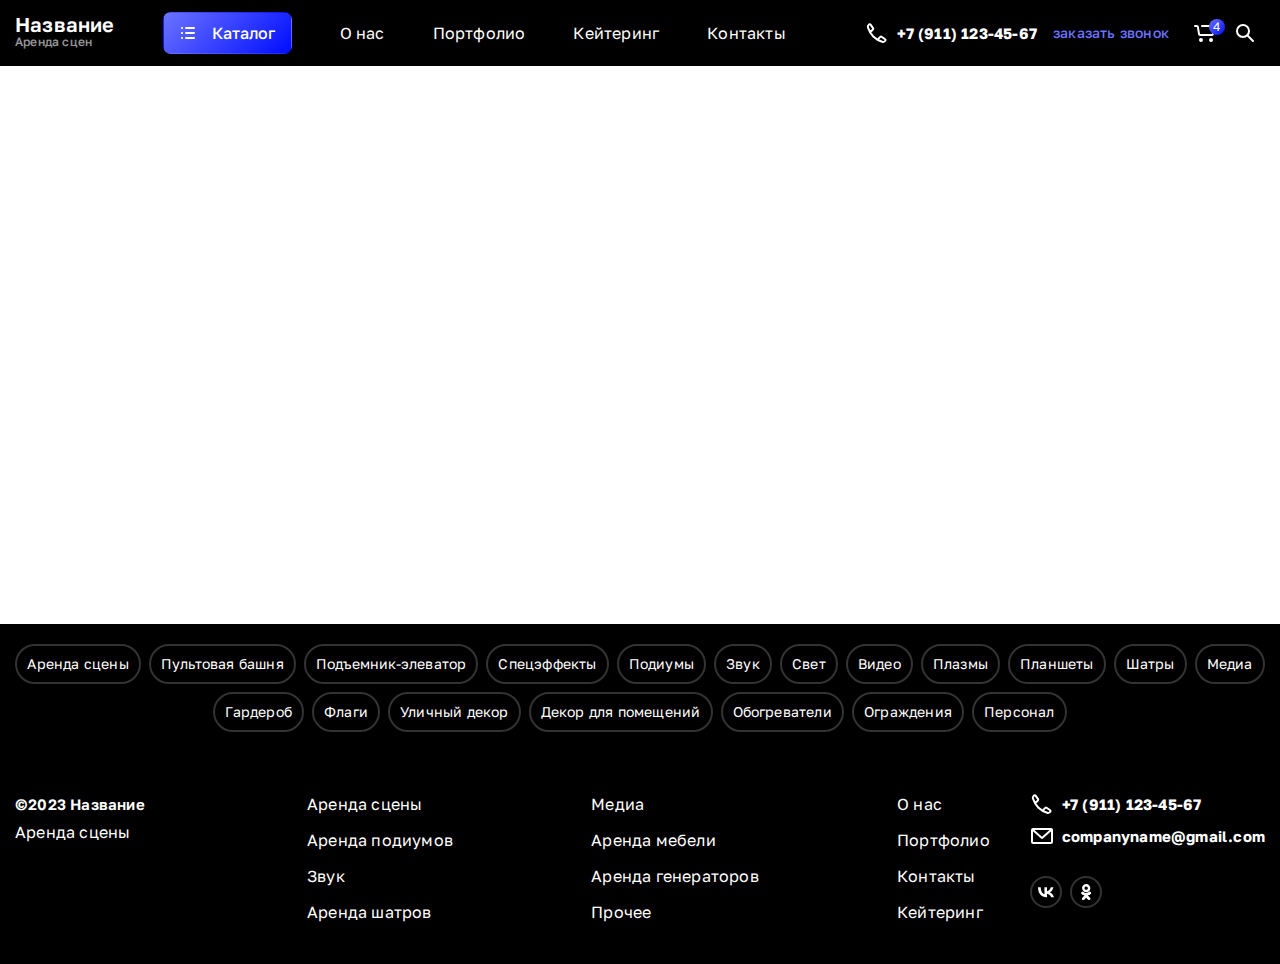
<file: page.html>
<!DOCTYPE html>
<html lang="ru">
<head>
  <meta charset="UTF-8">
  <meta http-equiv="X-UA-Compatible" content="IE=edge">
  <meta name="viewport" content="width=device-width, initial-scale=1.0">
  <link rel="preconnect" href="https://fonts.googleapis.com">
  <link rel="preconnect" href="https://fonts.gstatic.com" crossorigin>
  <link href="https://fonts.googleapis.com/css2?family=Golos+Text:wght@400;500;700;900&display=swap" rel="stylesheet">
  <link rel="stylesheet" href="https://cdn.jsdelivr.net/npm/swiper@11/swiper-bundle.min.css"/>
  <link rel="stylesheet" href="https://cdn.jsdelivr.net/npm/@fancyapps/ui/dist/fancybox.css">
  <link rel="stylesheet" href="css/style.css">
  <title>Document</title>
</head>
<body>
  <div class="wrapper">
    <header class="header">
      <div class="container">
        <div class="header__inner">
          <nav class="header__nav">
            <a class="header__logo-box" href="#">
              <span class="header__logo-title">Название</span>
              <span class="header__logo-span">Аренда сцен</span>
            </a>
            <button class="header__catalog-open">
              <svg xmlns="http://www.w3.org/2000/svg" width="24" height="24" viewBox="0 0 24 24" fill="none">
                <path d="M10 7H18" stroke="white" stroke-width="2" stroke-linecap="round"/>
                <path d="M10 12H18" stroke="white" stroke-width="2" stroke-linecap="round"/>
                <path d="M10 17H18" stroke="white" stroke-width="2" stroke-linecap="round"/>
                <path fill-rule="evenodd" clip-rule="evenodd" d="M6 8C6.55228 8 7 7.55228 7 7C7 6.44772 6.55228 6 6 6C5.44772 6 5 6.44772 5 7C5 7.55228 5.44772 8 6 8Z" fill="white"/>
                <path fill-rule="evenodd" clip-rule="evenodd" d="M6 13C6.55228 13 7 12.5523 7 12C7 11.4477 6.55228 11 6 11C5.44772 11 5 11.4477 5 12C5 12.5523 5.44772 13 6 13Z" fill="white"/>
                <path fill-rule="evenodd" clip-rule="evenodd" d="M6 18C6.55228 18 7 17.5523 7 17C7 16.4477 6.55228 16 6 16C5.44772 16 5 16.4477 5 17C5 17.5523 5.44772 18 6 18Z" fill="white"/>
              </svg>
              Каталог
            </button>
            <ul class="header__nav-list">
              <li class="header__list-item"><a class="header__list-link" href="#">О нас</a></li>
              <li class="header__list-item"><a class="header__list-link" href="#">Портфолио</a></li>
              <li class="header__list-item"><a class="header__list-link" href="#">Кейтеринг</a></li>
              <li class="header__list-item"><a class="header__list-link" href="#">Контакты </a></li>
            </ul>
          </nav>
          <div class="header__contacts">
            <a class="header__contacts-phone" href="tel:+79111234567">
              <svg xmlns="http://www.w3.org/2000/svg" width="24" height="24" viewBox="0 0 24 24" fill="none">
                <path d="M12.7408 18.4036L15.3055 15.8389C15.6481 15.4963 16.1871 15.4486 16.5846 15.7258L20.1353 18.2023C20.6459 18.5584 20.7106 19.2894 20.2704 19.7296L19.8841 20.1159C19.1739 20.8261 18.1547 21.1338 17.1986 20.826C15.1336 20.1613 11.3767 18.6179 8.26175 15.503C5.14678 12.388 3.6034 8.63109 2.93871 6.56614C2.63093 5.60999 2.93859 4.59084 3.64885 3.88058L4.03512 3.49432C4.47529 3.05415 5.20634 3.11879 5.56244 3.62937L8.03888 7.18011C8.3161 7.57758 8.26844 8.11661 7.92578 8.45927L5.36113 11.0239" stroke="white" stroke-width="2" stroke-linecap="round"/>
              </svg>
              <span>+7 (911) 123-45-67</span>
            </a>
            <a class="header__contacts-link" href="#">заказать звонок</a>
            <div class="header__contacts-controls">
              <a class="header__cart-link" href="#">
                <svg xmlns="http://www.w3.org/2000/svg" width="24" height="24" viewBox="0 0 24 24" fill="none">
                  <path d="M21.2922 5L19.9463 13.1627C19.8666 13.6457 19.4491 14 18.9596 14H7.04304C6.55355 14 6.136 13.6457 6.05636 13.1627L4.84851 5.83731C4.76887 5.35434 4.35133 5 3.86183 5H2" stroke="white" stroke-width="2" stroke-linecap="round" stroke-linejoin="round"/>
                  <path fill-rule="evenodd" clip-rule="evenodd" d="M8 20C8.55228 20 9 19.5523 9 19C9 18.4477 8.55228 18 8 18C7.44772 18 7 18.4477 7 19C7 19.5523 7.44772 20 8 20Z" stroke="white" stroke-width="2"/>
                  <path fill-rule="evenodd" clip-rule="evenodd" d="M18 20C18.5523 20 19 19.5523 19 19C19 18.4477 18.5523 18 18 18C17.4477 18 17 18.4477 17 19C17 19.5523 17.4477 20 18 20Z" stroke="white" stroke-width="2"/>
                  <path d="M21 5L9 5" stroke="white" stroke-width="2" stroke-linecap="round" stroke-linejoin="round"/>
                </svg>
                <span>4</span>
              </a>
              <button class="header__search-btn">
                <svg xmlns="http://www.w3.org/2000/svg" width="24" height="24" viewBox="0 0 24 24" fill="none">
                  <path d="M14.4121 14.4121L20 20" stroke="white" stroke-width="2" stroke-linecap="round"/>
                  <path fill-rule="evenodd" clip-rule="evenodd" d="M10 16C13.3137 16 16 13.3137 16 10C16 6.68629 13.3137 4 10 4C6.68629 4 4 6.68629 4 10C4 13.3137 6.68629 16 10 16Z" stroke="white" stroke-width="2"/>
                </svg>
              </button>
            </div>
          </div>
          <button class="header__burger">
            <svg class="burger-icon" xmlns="http://www.w3.org/2000/svg" width="14" height="12" viewBox="0 0 14 12" fill="none">
              <path d="M1 1H13" stroke="white" stroke-width="2" stroke-linecap="round"/>
              <path d="M1 6H13" stroke="white" stroke-width="2" stroke-linecap="round"/>
              <path d="M1 11H13" stroke="white" stroke-width="2" stroke-linecap="round"/>
            </svg>
          </button>
        </div>
      </div>

      <div class="header__catalog popup">
        <div class="header__catalog-inner popup-content">
            <button class="header__catalog-inner--hide">
              <svg xmlns="http://www.w3.org/2000/svg" width="24" height="24" viewBox="0 0 24 24" fill="none">
                <path d="M17.6568 17.6569L6.34313 6.34315" stroke="#BDBDBD" stroke-width="2" stroke-linecap="round"/>
                <path d="M17.6569 6.34315L6.34317 17.6569" stroke="#BDBDBD" stroke-width="2" stroke-linecap="round"/>
              </svg>
            </button>
            <div class="header__catalog-tabs">
              <div class="header__catalog-tab catalog-tab" id="sceni">
                <svg xmlns="http://www.w3.org/2000/svg" width="24" height="24" viewBox="0 0 24 24" fill="none">
                  <path d="M3 22V10.4491C3 10.1634 3.12215 9.89142 3.33564 9.70166L11.3356 2.59055C11.7145 2.25376 12.2855 2.25376 12.6644 2.59055L20.6644 9.70166C20.8779 9.89142 21 10.1634 21 10.4491V22" stroke="black" stroke-width="2" stroke-linecap="round"/>
                  <path d="M4 19L20 19" stroke="black" stroke-width="2" stroke-linecap="round"/>
                  <path d="M4 11L20 11" stroke="black" stroke-width="2" stroke-linecap="round"/>
                </svg>
                <a href="#">Аренда сцены</a>
                <svg class="arrow" xmlns="http://www.w3.org/2000/svg" width="24" height="24" viewBox="0 0 24 24" fill="none">
                  <path d="M10 18L15.2929 12.7071C15.6834 12.3166 15.6834 11.6834 15.2929 11.2929L10 6" stroke="black" stroke-width="2" stroke-linecap="round"/>
                </svg>
              </div>
              <div class="header__catalog-tab catalog-tab" id="podium">
                <svg xmlns="http://www.w3.org/2000/svg" width="24" height="24" viewBox="0 0 24 24" fill="none">
                  <path d="M3 20C3 20.5523 3.44772 21 4 21H8C8.55228 21 9 20.5523 9 20V18C9 17.4477 9.44772 17 10 17H20C20.5523 17 21 16.5523 21 16V4C21 3.44772 20.5523 3 20 3H4C3.44772 3 3 3.44772 3 4V20Z" stroke="black" stroke-width="2" stroke-linecap="round"/>
                </svg>
                <a href="#">Аренда подиумов</a>
                <svg class="arrow" xmlns="http://www.w3.org/2000/svg" width="24" height="24" viewBox="0 0 24 24" fill="none">
                  <path d="M10 18L15.2929 12.7071C15.6834 12.3166 15.6834 11.6834 15.2929 11.2929L10 6" stroke="black" stroke-width="2" stroke-linecap="round"/>
                </svg>
              </div>
              <div class="header__catalog-tab catalog-tab" id="zvuk">
                <svg xmlns="http://www.w3.org/2000/svg" width="24" height="24" viewBox="0 0 24 24" fill="none">
                  <path d="M21 13H19C17.8954 13 17 13.8954 17 15V17C17 18.1046 17.8954 19 19 19V19C20.1046 19 21 18.1046 21 17V13C21 8.02944 16.9706 4 12 4C7.02944 4 3 8.02944 3 13V17C3 18.1046 3.89543 19 5 19V19C6.10457 19 7 18.1046 7 17V15C7 13.8954 6.10457 13 5 13H3" stroke="black" stroke-width="2"/>
                </svg>
                <a href="#">Звук</a>
                <svg class="arrow" xmlns="http://www.w3.org/2000/svg" width="24" height="24" viewBox="0 0 24 24" fill="none">
                  <path d="M10 18L15.2929 12.7071C15.6834 12.3166 15.6834 11.6834 15.2929 11.2929L10 6" stroke="black" stroke-width="2" stroke-linecap="round"/>
                </svg>
              </div>
              <div class="header__catalog-tab catalog-tab" id="shatr">
                <svg xmlns="http://www.w3.org/2000/svg" width="24" height="24" viewBox="0 0 24 24" fill="none">
                  <path d="M4 21H20C20.5304 21 21.0391 20.7893 21.4142 20.4142C21.7893 20.0391 22 19.5304 22 19V13C22 10.3478 20.9464 7.8043 19.0711 5.92893C17.1957 4.05357 14.6522 3 12 3C10.6868 3 9.38642 3.25866 8.17317 3.7612C6.95991 4.26375 5.85752 5.00035 4.92893 5.92893C3.05357 7.8043 2 10.3478 2 13V19C2 19.5304 2.21071 20.0391 2.58579 20.4142C2.96086 20.7893 3.46957 21 4 21V21Z" stroke="black" stroke-width="2" stroke-linecap="round" stroke-linejoin="round"/>
                  <path d="M7 13C7 11.8954 7.89543 11 9 11H15C16.1046 11 17 11.8954 17 13V21H7V13Z" stroke="black" stroke-width="2"/>
                </svg>
                <a href="#">Аренда шатров</a>
                <svg class="arrow" xmlns="http://www.w3.org/2000/svg" width="24" height="24" viewBox="0 0 24 24" fill="none">
                  <path d="M10 18L15.2929 12.7071C15.6834 12.3166 15.6834 11.6834 15.2929 11.2929L10 6" stroke="black" stroke-width="2" stroke-linecap="round"/>
                </svg>
              </div>
              <div class="header__catalog-tab catalog-tab" id="media">
                <svg xmlns="http://www.w3.org/2000/svg" width="24" height="24" viewBox="0 0 24 24" fill="none">
                  <rect x="20" y="6" width="12" height="16" rx="1" transform="rotate(90 20 6)" stroke="black" stroke-width="2" stroke-linecap="round" stroke-linejoin="round"/>
                  <path d="M2 18H22" stroke="black" stroke-width="2" stroke-linecap="round"/>
                  <path d="M4 17H20" stroke="black" stroke-width="2" stroke-linecap="round"/>
                </svg>
                <a href="#">Медиа</a>
                <svg class="arrow" xmlns="http://www.w3.org/2000/svg" width="24" height="24" viewBox="0 0 24 24" fill="none">
                  <path d="M10 18L15.2929 12.7071C15.6834 12.3166 15.6834 11.6834 15.2929 11.2929L10 6" stroke="black" stroke-width="2" stroke-linecap="round"/>
                </svg>
              </div>
              <div class="header__catalog-tab catalog-tab" id="furniture">
                <svg xmlns="http://www.w3.org/2000/svg" width="18" height="22" viewBox="0 0 18 22" fill="none">
                  <path d="M17 21V11C17 10.4696 16.7893 9.96086 16.4142 9.58579C16.0391 9.21071 15.5304 9 15 9H3" stroke="black" stroke-width="2" stroke-linecap="round" stroke-linejoin="round"/>
                  <path d="M1 1L3.88 13.5C3.96468 13.828 3.96468 14.172 3.88 14.5L2 21" stroke="black" stroke-width="2" stroke-linecap="round" stroke-linejoin="round"/>
                  <path d="M17 14L4 14" stroke="black" stroke-width="2" stroke-linecap="round" stroke-linejoin="round"/>
                </svg>
                <a href="#">Аренда мебели</a>
                <svg class="arrow" xmlns="http://www.w3.org/2000/svg" width="24" height="24" viewBox="0 0 24 24" fill="none">
                  <path d="M10 18L15.2929 12.7071C15.6834 12.3166 15.6834 11.6834 15.2929 11.2929L10 6" stroke="black" stroke-width="2" stroke-linecap="round"/>
                </svg>
              </div>
              <div class="header__catalog-tab catalog-tab" id="generator">
                <svg xmlns="http://www.w3.org/2000/svg" width="24" height="24" viewBox="0 0 24 24" fill="none">
                  <path fill-rule="evenodd" clip-rule="evenodd" d="M6.2588 14.2256C6.01739 14.2256 5.9289 14.0588 6.06148 13.8526L13.594 2.1353C13.7265 1.9293 13.8338 1.96035 13.8338 2.21602V9.32069C13.8338 9.57127 14.0367 9.77441 14.2709 9.77441H18.7381C18.9795 9.77441 19.068 9.94117 18.9354 10.1474L11.4029 21.8647C11.2705 22.0707 11.1631 22.0396 11.1631 21.784V14.6793C11.1631 14.4287 10.9602 14.2256 10.726 14.2256H6.2588Z" stroke="black" stroke-width="2" stroke-linecap="round" stroke-linejoin="round"/>
                </svg>
                <a href="#">Аренда генераторов</a>
                <svg class="arrow" xmlns="http://www.w3.org/2000/svg" width="24" height="24" viewBox="0 0 24 24" fill="none">
                  <path d="M10 18L15.2929 12.7071C15.6834 12.3166 15.6834 11.6834 15.2929 11.2929L10 6" stroke="black" stroke-width="2" stroke-linecap="round"/>
                </svg>
              </div>
              <div class="header__catalog-tab catalog-tab" id="other">
                <svg xmlns="http://www.w3.org/2000/svg" width="19" height="20" viewBox="0 0 19 20" fill="none">
                  <path d="M1 2.125V19" stroke="black" stroke-width="2" stroke-linecap="round"/>
                  <path d="M1.125 3.25C1.125 3.25 3.125 1 6.125 1C9.125 1 11.4107 3.25 13.6964 3.25C15.9821 3.25 17.125 2.125 17.125 2.125" stroke="black" stroke-width="2" stroke-linecap="round"/>
                  <path d="M1.125 13.375C1.125 13.375 3.125 11.125 6.125 11.125C9.125 11.125 11.4107 13.375 13.6964 13.375C15.9821 13.375 17.125 12.25 17.125 12.25V2.125" stroke="black" stroke-width="2" stroke-linecap="round"/>
                </svg>
                <a href="#">Прочее</a>
                <svg class="arrow" xmlns="http://www.w3.org/2000/svg" width="24" height="24" viewBox="0 0 24 24" fill="none">
                  <path d="M10 18L15.2929 12.7071C15.6834 12.3166 15.6834 11.6834 15.2929 11.2929L10 6" stroke="black" stroke-width="2" stroke-linecap="round"/>
                </svg>
              </div>
            </div>
            <div class="header__tab-content-wrapper tabs-inner">
              <div class="header__tab-content" data-links="sceni">
                <div class="tabs-inner__dropdown-item dropdown-item">
                  <div class="tabs-inner__dropdown-head">
                    <a href="#">Все сцены</a>
                    <svg class="drop-arrow" xmlns="http://www.w3.org/2000/svg" width="24" height="24" viewBox="0 0 24 24" fill="none">
                      <path d="M6 10L11.2929 15.2929C11.6834 15.6834 12.3166 15.6834 12.7071 15.2929L18 10" stroke="#002BDC" stroke-width="2" stroke-linecap="round"/>
                    </svg>
                  </div>
                  <ul class="tabs-inner__dropdown-list">
                    <li><a class="tabs-inner__dropdown-link dropdown-link--active" href="#">Двухскатная</a></li>
                    <li><a class="tabs-inner__dropdown-link" href="#">Односкатная</a></li>
                    <li><a class="tabs-inner__dropdown-link" href="#">Арочная</a></li>
                    <li><a class="tabs-inner__dropdown-link" href="#">С полукруглым вылетом</a></li>
                    <li><a class="tabs-inner__dropdown-link" href="#">Сценический комплекс</a></li>
                    <li><a class="tabs-inner__dropdown-link" href="#">Без крыши</a></li>
                  </ul>
                </div>
                <div class="tabs-inner__dropdown-item dropdown-item">
                  <div class="tabs-inner__dropdown-head">
                    <a href="#">Пультовая башня</a>
                  </div>
                </div>
                <div class="tabs-inner__dropdown-item dropdown-item">
                  <div class="tabs-inner__dropdown-head">
                    <a href="#">Подъемник-элеватор</a>
                  </div>
                </div>
                <div class="tabs-inner__dropdown-item dropdown-item">
                  <div class="tabs-inner__dropdown-head">
                    <a href="#">Спецэффекты</a>
                  </div>
                </div>
                <div class="tabs-inner__dropdown-item dropdown-item">
                  <div class="tabs-inner__dropdown-head">
                    <a href="#">Надувная сцена</a>
                  </div>
                </div>
              </div>
              <div class="header__tab-content" data-links="podium">
                <div class="tabs-inner__dropdown-item dropdown-item">
                  <div class="tabs-inner__dropdown-head">
                    <a href="#">Подиумы</a>
                  </div>
                </div>
                <div class="tabs-inner__dropdown-item dropdown-item">
                  <div class="tabs-inner__dropdown-head">
                    <a href="#">Автоподиумы</a>
                  </div>
                </div>
                <div class="tabs-inner__dropdown-item dropdown-item">
                  <div class="tabs-inner__dropdown-head">
                    <a href="#">Круглые подиумы</a>
                  </div>
                </div>
              </div>
              <div class="header__tab-content" data-links="zvuk">
                <div class="tabs-inner__dropdown-item dropdown-item">
                  <div class="tabs-inner__dropdown-head">
                    <a href="#">Ссылка 1</a>
                  </div>
                </div>
                <div class="tabs-inner__dropdown-item dropdown-item">
                  <div class="tabs-inner__dropdown-head">
                    <a href="#">Ссылка 2</a>
                  </div>
                </div>
                <div class="tabs-inner__dropdown-item dropdown-item">
                  <div class="tabs-inner__dropdown-head">
                    <a href="#">Ссылка 3</a>
                  </div>
                </div>
              </div>
              <div class="header__tab-content" data-links="shatr">
                <div class="tabs-inner__dropdown-item dropdown-item">
                  <div class="tabs-inner__dropdown-head">
                    <a href="#">Ссылка 1</a>
                  </div>
                </div>
                <div class="tabs-inner__dropdown-item dropdown-item">
                  <div class="tabs-inner__dropdown-head">
                    <a href="#">Ссылка 2</a>
                  </div>
                </div>
                <div class="tabs-inner__dropdown-item dropdown-item">
                  <div class="tabs-inner__dropdown-head">
                    <a href="#">Ссылка 3</a>
                  </div>
                </div>
                <div class="tabs-inner__dropdown-item dropdown-item">
                  <div class="tabs-inner__dropdown-head">
                    <a href="#">Ссылка 4</a>
                  </div>
                </div>
              </div>
              <div class="header__tab-content" data-links="media">
                <div class="tabs-inner__dropdown-item dropdown-item">
                  <div class="tabs-inner__dropdown-head">
                    <a href="#">Ссылка 1</a>
                  </div>
                </div>
                <div class="tabs-inner__dropdown-item dropdown-item">
                  <div class="tabs-inner__dropdown-head">
                    <a href="#">Ссылка 2</a>
                  </div>
                </div>
                <div class="tabs-inner__dropdown-item dropdown-item">
                  <div class="tabs-inner__dropdown-head">
                    <a href="#">Ссылка 3</a>
                  </div>
                </div>
                <div class="tabs-inner__dropdown-item dropdown-item">
                  <div class="tabs-inner__dropdown-head">
                    <a href="#">Ссылка 4</a>
                  </div>
                </div>
                <div class="tabs-inner__dropdown-item dropdown-item">
                  <div class="tabs-inner__dropdown-head">
                    <a href="#">Ссылка 5</a>
                  </div>
                </div>
              </div>
              <div class="header__tab-content" data-links="furniture">
                <div class="tabs-inner__dropdown-item dropdown-item">
                  <div class="tabs-inner__dropdown-head">
                    <a href="#">Подиумы</a>
                  </div>
                </div>
                <div class="tabs-inner__dropdown-item dropdown-item">
                  <div class="tabs-inner__dropdown-head">
                    <a href="#">Автоподиумы</a>
                  </div>
                </div>
                <div class="tabs-inner__dropdown-item dropdown-item">
                  <div class="tabs-inner__dropdown-head">
                    <a href="#">Круглые подиумы</a>
                  </div>
                </div>
              </div>
              <div class="header__tab-content" data-links="generator">
                <div class="tabs-inner__dropdown-item dropdown-item">
                  <div class="tabs-inner__dropdown-head">
                    <a href="#">Ссылка 1</a>
                  </div>
                </div>
                <div class="tabs-inner__dropdown-item dropdown-item">
                  <div class="tabs-inner__dropdown-head">
                    <a href="#">Ссылка 2</a>
                  </div>
                </div>
                <div class="tabs-inner__dropdown-item dropdown-item">
                  <div class="tabs-inner__dropdown-head">
                    <a href="#">Ссылка 3</a>
                  </div>
                </div>
              </div>
              <div class="header__tab-content" data-links="other">
                <div class="tabs-inner__dropdown-item dropdown-item">
                  <div class="tabs-inner__dropdown-head">
                    <a href="#">Ссылка 1</a>
                  </div>
                </div>
                <div class="tabs-inner__dropdown-item dropdown-item">
                  <div class="tabs-inner__dropdown-head">
                    <a href="#">Ссылка 2</a>
                  </div>
                </div>
                <div class="tabs-inner__dropdown-item dropdown-item">
                  <div class="tabs-inner__dropdown-head">
                    <a href="#">Ссылка 3</a>
                  </div>
                </div>
                <div class="tabs-inner__dropdown-item dropdown-item">
                  <div class="tabs-inner__dropdown-head">
                    <a href="#">Ссылка 4</a>
                  </div>
                </div>
                <div class="tabs-inner__dropdown-item dropdown-item">
                  <div class="tabs-inner__dropdown-head">
                    <a href="#">Ссылка 5</a>
                  </div>
                </div>
                <div class="tabs-inner__dropdown-item dropdown-item">
                  <div class="tabs-inner__dropdown-head">
                    <a href="#">Ссылка 6</a>
                  </div>
                </div>
              </div>
            </div>
        </div>
      </div>

      <div class="mobile-drawer popup">
        <div class="mobile-drawer__content">
          <button class="mobile-drawer__btn-close">
            <svg xmlns="http://www.w3.org/2000/svg" width="24" height="24" viewBox="0 0 24 24" fill="none">
              <path d="M17.6569 17.6568L6.34316 6.34309" stroke="#BDBDBD" stroke-width="2" stroke-linecap="round"/>
              <path d="M17.6568 6.34309L6.34314 17.6568" stroke="#BDBDBD" stroke-width="2" stroke-linecap="round"/>
            </svg>
          </button>
          <div class="mobile-drawer__content-title">Каталог</div>
          <div class="mobile-drawer__links-box">
            
            <div class="mobile-drawer__dropdown-item dropdown-item">
              <div class="mobile-drawer__dropdown-head">
                <svg xmlns="http://www.w3.org/2000/svg" width="24" height="24" viewBox="0 0 24 24" fill="none">
                  <path d="M3 22V10.4491C3 10.1634 3.12215 9.89142 3.33564 9.70166L11.3356 2.59055C11.7145 2.25376 12.2855 2.25376 12.6644 2.59055L20.6644 9.70166C20.8779 9.89142 21 10.1634 21 10.4491V22" stroke="black" stroke-width="2" stroke-linecap="round"/>
                  <path d="M4 19L20 19" stroke="black" stroke-width="2" stroke-linecap="round"/>
                  <path d="M4 11L20 11" stroke="black" stroke-width="2" stroke-linecap="round"/>
                </svg>
                <a href="#">Аренда сцены</a>
                <svg class="drop-arrow" xmlns="http://www.w3.org/2000/svg" width="24" height="24" viewBox="0 0 24 24" fill="none">
                  <path d="M6 10L11.2929 15.2929C11.6834 15.6834 12.3166 15.6834 12.7071 15.2929L18 10" stroke="black" stroke-width="2" stroke-linecap="round"/>
                </svg>
              </div>
              <ul class="tabs-inner__dropdown-list">
                <div class="mobile-drawer__sub-dropdown dropdown-item">
                  <div class="sub-dropdown__head">
                    <a class="mobile-drawer__dropdown-link" href="#">Все сцены</a>
                    <svg class="drop-arrow" xmlns="http://www.w3.org/2000/svg" width="24" height="24" viewBox="0 0 24 24" fill="none">
                      <path d="M6 10L11.2929 15.2929C11.6834 15.6834 12.3166 15.6834 12.7071 15.2929L18 10" stroke="black" stroke-width="2" stroke-linecap="round"/>
                    </svg>
                  </div>
                  <ul class="sub-dropdown__list">
                    <li><a class="link-active" href="#">Двухскатная</a></li>
                    <li><a href="#">Односкатная</a></li>
                    <li><a href="#">Арочная</a></li>
                    <li><a href="#">С полукруглым вылетом</a></li>
                    <li><a href="#">Сценический комплекс</a></li>
                    <li><a href="#">Без крыши</a></li>
                  </ul>
                </div>
                <a class="mobile-drawer__dropdown-link" href="#">Пультовая башня</a>
                <a class="mobile-drawer__dropdown-link" href="#">Подъемник-элеватор</a>
                <a class="mobile-drawer__dropdown-link" href="#">Спецэффекты</a>
                <a class="mobile-drawer__dropdown-link" href="#">Надувная сцена</a>
              </ul> 
            </div>

            <div class="mobile-drawer__dropdown-item dropdown-item">
              <div class="mobile-drawer__dropdown-head">
                <svg xmlns="http://www.w3.org/2000/svg" width="24" height="24" viewBox="0 0 24 24" fill="none">
                  <path d="M3 20C3 20.5523 3.44772 21 4 21H8C8.55228 21 9 20.5523 9 20V18C9 17.4477 9.44772 17 10 17H20C20.5523 17 21 16.5523 21 16V4C21 3.44772 20.5523 3 20 3H4C3.44772 3 3 3.44772 3 4V20Z" stroke="black" stroke-width="2" stroke-linecap="round"/>
                </svg>
                <a href="#">Аренда подиумов</a>
                <svg class="drop-arrow" xmlns="http://www.w3.org/2000/svg" width="24" height="24" viewBox="0 0 24 24" fill="none">
                  <path d="M6 10L11.2929 15.2929C11.6834 15.6834 12.3166 15.6834 12.7071 15.2929L18 10" stroke="black" stroke-width="2" stroke-linecap="round"/>
                </svg>
              </div>
              <ul class="tabs-inner__dropdown-list">
                <a class="mobile-drawer__dropdown-link" href="#">Все сцены</a>
                <a class="mobile-drawer__dropdown-link" href="#">Пультовая башня</a>
                <a class="mobile-drawer__dropdown-link" href="#">Подъемник-элеватор</a>
                <a class="mobile-drawer__dropdown-link" href="#">Спецэффекты</a>
                <a class="mobile-drawer__dropdown-link" href="#">Надувная сцена</a>
              </ul> 
            </div>

            <div class="mobile-drawer__dropdown-item dropdown-item">
              <div class="mobile-drawer__dropdown-head">
                <svg xmlns="http://www.w3.org/2000/svg" width="24" height="24" viewBox="0 0 24 24" fill="none">
                  <path d="M21 13H19C17.8954 13 17 13.8954 17 15V17C17 18.1046 17.8954 19 19 19V19C20.1046 19 21 18.1046 21 17V13C21 8.02944 16.9706 4 12 4C7.02944 4 3 8.02944 3 13V17C3 18.1046 3.89543 19 5 19V19C6.10457 19 7 18.1046 7 17V15C7 13.8954 6.10457 13 5 13H3" stroke="black" stroke-width="2"/>
                </svg>
                <a href="#">Звук</a>
                <svg class="drop-arrow" xmlns="http://www.w3.org/2000/svg" width="24" height="24" viewBox="0 0 24 24" fill="none">
                  <path d="M6 10L11.2929 15.2929C11.6834 15.6834 12.3166 15.6834 12.7071 15.2929L18 10" stroke="black" stroke-width="2" stroke-linecap="round"/>
                </svg>
              </div>
              <ul class="tabs-inner__dropdown-list">
                <a class="mobile-drawer__dropdown-link" href="#">Все сцены</a>
                <a class="mobile-drawer__dropdown-link" href="#">Пультовая башня</a>
                <a class="mobile-drawer__dropdown-link" href="#">Подъемник-элеватор</a>
                <a class="mobile-drawer__dropdown-link" href="#">Спецэффекты</a>
                <a class="mobile-drawer__dropdown-link" href="#">Надувная сцена</a>
              </ul> 
            </div>

            <div class="mobile-drawer__dropdown-item dropdown-item">
              <div class="mobile-drawer__dropdown-head">
                <svg xmlns="http://www.w3.org/2000/svg" width="24" height="24" viewBox="0 0 24 24" fill="none">
                  <path d="M4 21H20C20.5304 21 21.0391 20.7893 21.4142 20.4142C21.7893 20.0391 22 19.5304 22 19V13C22 10.3478 20.9464 7.8043 19.0711 5.92893C17.1957 4.05357 14.6522 3 12 3C10.6868 3 9.38642 3.25866 8.17317 3.7612C6.95991 4.26375 5.85752 5.00035 4.92893 5.92893C3.05357 7.8043 2 10.3478 2 13V19C2 19.5304 2.21071 20.0391 2.58579 20.4142C2.96086 20.7893 3.46957 21 4 21V21Z" stroke="black" stroke-width="2" stroke-linecap="round" stroke-linejoin="round"/>
                  <path d="M7 13C7 11.8954 7.89543 11 9 11H15C16.1046 11 17 11.8954 17 13V21H7V13Z" stroke="black" stroke-width="2"/>
                </svg>
                <a href="#">Аренда шатров</a>
                <svg class="drop-arrow" xmlns="http://www.w3.org/2000/svg" width="24" height="24" viewBox="0 0 24 24" fill="none">
                  <path d="M6 10L11.2929 15.2929C11.6834 15.6834 12.3166 15.6834 12.7071 15.2929L18 10" stroke="black" stroke-width="2" stroke-linecap="round"/>
                </svg>
              </div>
              <ul class="tabs-inner__dropdown-list">
                <a class="mobile-drawer__dropdown-link" href="#">Все сцены</a>
                <a class="mobile-drawer__dropdown-link" href="#">Пультовая башня</a>
                <a class="mobile-drawer__dropdown-link" href="#">Подъемник-элеватор</a>
                <a class="mobile-drawer__dropdown-link" href="#">Спецэффекты</a>
                <a class="mobile-drawer__dropdown-link" href="#">Надувная сцена</a>
              </ul> 
            </div>

            <div class="mobile-drawer__dropdown-item dropdown-item">
              <div class="mobile-drawer__dropdown-head">
                <svg xmlns="http://www.w3.org/2000/svg" width="24" height="24" viewBox="0 0 24 24" fill="none">
                  <rect x="20" y="6" width="12" height="16" rx="1" transform="rotate(90 20 6)" stroke="black" stroke-width="2" stroke-linecap="round" stroke-linejoin="round"/>
                  <path d="M2 18H22" stroke="black" stroke-width="2" stroke-linecap="round"/>
                  <path d="M4 17H20" stroke="black" stroke-width="2" stroke-linecap="round"/>
                </svg>
                <a href="#">Медиа</a>
                <svg class="drop-arrow" xmlns="http://www.w3.org/2000/svg" width="24" height="24" viewBox="0 0 24 24" fill="none">
                  <path d="M6 10L11.2929 15.2929C11.6834 15.6834 12.3166 15.6834 12.7071 15.2929L18 10" stroke="black" stroke-width="2" stroke-linecap="round"/>
                </svg>
              </div>
              <ul class="tabs-inner__dropdown-list">
                <a class="mobile-drawer__dropdown-link" href="#">Все сцены</a>
                <a class="mobile-drawer__dropdown-link" href="#">Пультовая башня</a>
                <a class="mobile-drawer__dropdown-link" href="#">Подъемник-элеватор</a>
                <a class="mobile-drawer__dropdown-link" href="#">Спецэффекты</a>
                <a class="mobile-drawer__dropdown-link" href="#">Надувная сцена</a>
              </ul> 
            </div>

            <div class="mobile-drawer__dropdown-item dropdown-item">
              <div class="mobile-drawer__dropdown-head">
                <svg xmlns="http://www.w3.org/2000/svg" width="18" height="22" viewBox="0 0 18 22" fill="none">
                  <path d="M17 21V11C17 10.4696 16.7893 9.96086 16.4142 9.58579C16.0391 9.21071 15.5304 9 15 9H3" stroke="black" stroke-width="2" stroke-linecap="round" stroke-linejoin="round"/>
                  <path d="M1 1L3.88 13.5C3.96468 13.828 3.96468 14.172 3.88 14.5L2 21" stroke="black" stroke-width="2" stroke-linecap="round" stroke-linejoin="round"/>
                  <path d="M17 14L4 14" stroke="black" stroke-width="2" stroke-linecap="round" stroke-linejoin="round"/>
                </svg>
                <a href="#">Аренда мебели</a>
                <svg class="drop-arrow" xmlns="http://www.w3.org/2000/svg" width="24" height="24" viewBox="0 0 24 24" fill="none">
                  <path d="M6 10L11.2929 15.2929C11.6834 15.6834 12.3166 15.6834 12.7071 15.2929L18 10" stroke="black" stroke-width="2" stroke-linecap="round"/>
                </svg>
              </div>
              <ul class="tabs-inner__dropdown-list">
                <a class="mobile-drawer__dropdown-link" href="#">Все сцены</a>
                <a class="mobile-drawer__dropdown-link" href="#">Пультовая башня</a>
                <a class="mobile-drawer__dropdown-link" href="#">Подъемник-элеватор</a>
                <a class="mobile-drawer__dropdown-link" href="#">Спецэффекты</a>
                <a class="mobile-drawer__dropdown-link" href="#">Надувная сцена</a>
              </ul> 
            </div>

            <div class="mobile-drawer__dropdown-item dropdown-item">
              <div class="mobile-drawer__dropdown-head">
                <svg xmlns="http://www.w3.org/2000/svg" width="24" height="24" viewBox="0 0 24 24" fill="none">
                  <path fill-rule="evenodd" clip-rule="evenodd" d="M6.2588 14.2256C6.01739 14.2256 5.9289 14.0588 6.06148 13.8526L13.594 2.1353C13.7265 1.9293 13.8338 1.96035 13.8338 2.21602V9.32069C13.8338 9.57127 14.0367 9.77441 14.2709 9.77441H18.7381C18.9795 9.77441 19.068 9.94117 18.9354 10.1474L11.4029 21.8647C11.2705 22.0707 11.1631 22.0396 11.1631 21.784V14.6793C11.1631 14.4287 10.9602 14.2256 10.726 14.2256H6.2588Z" stroke="black" stroke-width="2" stroke-linecap="round" stroke-linejoin="round"/>
                  </svg>
                <a href="#">Аренда генераторов</a>
                <svg class="drop-arrow" xmlns="http://www.w3.org/2000/svg" width="24" height="24" viewBox="0 0 24 24" fill="none">
                  <path d="M6 10L11.2929 15.2929C11.6834 15.6834 12.3166 15.6834 12.7071 15.2929L18 10" stroke="black" stroke-width="2" stroke-linecap="round"/>
                </svg>
              </div>
              <ul class="tabs-inner__dropdown-list">
                <a class="mobile-drawer__dropdown-link" href="#">Все сцены</a>
                <a class="mobile-drawer__dropdown-link" href="#">Пультовая башня</a>
                <a class="mobile-drawer__dropdown-link" href="#">Подъемник-элеватор</a>
                <a class="mobile-drawer__dropdown-link" href="#">Спецэффекты</a>
                <a class="mobile-drawer__dropdown-link" href="#">Надувная сцена</a>
              </ul> 
            </div>

            <div class="mobile-drawer__dropdown-item dropdown-item">
              <div class="mobile-drawer__dropdown-head">
                <svg xmlns="http://www.w3.org/2000/svg" width="19" height="20" viewBox="0 0 19 20" fill="none">
                  <path d="M1 2.125V19" stroke="black" stroke-width="2" stroke-linecap="round"/>
                  <path d="M1.125 3.25C1.125 3.25 3.125 1 6.125 1C9.125 1 11.4107 3.25 13.6964 3.25C15.9821 3.25 17.125 2.125 17.125 2.125" stroke="black" stroke-width="2" stroke-linecap="round"/>
                  <path d="M1.125 13.375C1.125 13.375 3.125 11.125 6.125 11.125C9.125 11.125 11.4107 13.375 13.6964 13.375C15.9821 13.375 17.125 12.25 17.125 12.25V2.125" stroke="black" stroke-width="2" stroke-linecap="round"/>
                </svg>
                <a href="#">Прочее</a>
                <svg class="drop-arrow" xmlns="http://www.w3.org/2000/svg" width="24" height="24" viewBox="0 0 24 24" fill="none">
                  <path d="M6 10L11.2929 15.2929C11.6834 15.6834 12.3166 15.6834 12.7071 15.2929L18 10" stroke="black" stroke-width="2" stroke-linecap="round"/>
                </svg>
              </div>
              <ul class="tabs-inner__dropdown-list">
                <a class="mobile-drawer__dropdown-link" href="#">Все сцены</a>
                <a class="mobile-drawer__dropdown-link" href="#">Пультовая башня</a>
                <a class="mobile-drawer__dropdown-link" href="#">Подъемник-элеватор</a>
                <a class="mobile-drawer__dropdown-link" href="#">Спецэффекты</a>
                <a class="mobile-drawer__dropdown-link" href="#">Надувная сцена</a>
              </ul> 
            </div>
          
          </div>
          <nav class="mobile-drawer__nav">
            <ul class="mobile-drawer__nav-list">
              <li>
                <a class="mobile-drawer__nav-list-link" href="#">
                  <svg xmlns="http://www.w3.org/2000/svg" width="24" height="24" viewBox="0 0 24 24" fill="none">
                    <path d="M4 20C4 17 8 17 10 15C11 14 8 14 8 9C8 5.667 9.333 4 12 4C14.667 4 16 5.667 16 9C16 14 13 14 14 15C16 17 20 17 20 20" stroke="black" stroke-width="2" stroke-linecap="round"/>
                  </svg>
                  О нас
                </a>
              </li>
              <li>
                <a class="mobile-drawer__nav-list-link" href="#">
                  <svg xmlns="http://www.w3.org/2000/svg" width="20" height="15" viewBox="0 0 20 15" fill="none">
                    <path fill-rule="evenodd" clip-rule="evenodd" d="M6 3L6.7396 1.8906C7.11053 1.3342 7.73499 1 8.4037 1H11.5963C12.265 1 12.8895 1.3342 13.2604 1.8906L14 3H19V14H1V3H6Z" stroke="black" stroke-width="2" stroke-linecap="round" stroke-linejoin="round"/>
                    <path fill-rule="evenodd" clip-rule="evenodd" d="M10 11C11.6569 11 13 9.65685 13 8C13 6.34315 11.6569 5 10 5C8.34315 5 7 6.34315 7 8C7 9.65685 8.34315 11 10 11Z" stroke="black" stroke-width="2"/>
                  </svg>
                  Портфолио
                </a>
              </li>
              <li>
                <a class="mobile-drawer__nav-list-link" href="#">
                  <svg xmlns="http://www.w3.org/2000/svg" width="24" height="24" viewBox="0 0 24 24" fill="none">
                    <path d="M8 4V20" stroke="black" stroke-width="2" stroke-linecap="round" stroke-linejoin="round"/>
                    <path d="M18 12C18 12 15 11 15 8C15 5 18 4 18 4V20" stroke="black" stroke-width="2" stroke-linecap="round" stroke-linejoin="round"/>
                    <path d="M5 4V7C5 8.65685 6.34315 10 8 10V10C9.65685 10 11 8.65685 11 7V4" stroke="black" stroke-width="2" stroke-linecap="round" stroke-linejoin="round"/>
                  </svg>
                  Кейтеринг
                </a>
              </li>
              <li>
                <a class="mobile-drawer__nav-list-link" href="#">
                  <svg xmlns="http://www.w3.org/2000/svg" width="24" height="24" viewBox="0 0 24 24" fill="none">
                    <path d="M3 6L11.3356 13.4095C11.7145 13.7462 12.2855 13.7462 12.6644 13.4095L21 6" stroke="black" stroke-width="2"/>
                    <rect x="2" y="5" width="20" height="14" rx="1" stroke="black" stroke-width="2" stroke-linecap="round" stroke-linejoin="round"/>
                  </svg>
                  Контакты
                </a>
              </li>
            </ul>
          </nav>
        </div>
      </div>

      <div class="search-popup popup">
        <div class="search-popup__content">
          <button class="search-popup__btn-close">
            <svg xmlns="http://www.w3.org/2000/svg" width="24" height="24" viewBox="0 0 24 24" fill="none">
              <path d="M17.6569 17.6569L6.34319 6.34315" stroke="#BDBDBD" stroke-width="2" stroke-linecap="round"/>
              <path d="M17.6568 6.34315L6.34311 17.6569" stroke="#BDBDBD" stroke-width="2" stroke-linecap="round"/>
            </svg>
          </button>
          <div class="search-popup__input-box">
            <svg xmlns="http://www.w3.org/2000/svg" width="24" height="24" viewBox="0 0 24 24" fill="none">
              <path d="M14.4121 14.4121L20 20" stroke="black" stroke-width="2" stroke-linecap="round"/>
              <path fill-rule="evenodd" clip-rule="evenodd" d="M10 16C13.3137 16 16 13.3137 16 10C16 6.68629 13.3137 4 10 4C6.68629 4 4 6.68629 4 10C4 13.3137 6.68629 16 10 16Z" stroke="black" stroke-width="2"/>
            </svg>
            <input class="search-popup__input" type="text" placeholder="Поиск по сайту">
          </div>
          <div class="search-popup__content-title">Популярные категории</div>
          <a class="search-popup__link" href="#">
            Аренда сцены
            <svg xmlns="http://www.w3.org/2000/svg" width="24" height="24" viewBox="0 0 24 24" fill="none">
              <path d="M10 18L15.2929 12.7071C15.6834 12.3166 15.6834 11.6834 15.2929 11.2929L10 6" stroke="black" stroke-width="2" stroke-linecap="round"/>
            </svg>
          </a>
          <a class="search-popup__link" href="#">
            Аренда подиумов
            <svg xmlns="http://www.w3.org/2000/svg" width="24" height="24" viewBox="0 0 24 24" fill="none">
              <path d="M10 18L15.2929 12.7071C15.6834 12.3166 15.6834 11.6834 15.2929 11.2929L10 6" stroke="black" stroke-width="2" stroke-linecap="round"/>
            </svg>
          </a>
          <a class="search-popup__link" href="#">
            Аренда шатров
            <svg xmlns="http://www.w3.org/2000/svg" width="24" height="24" viewBox="0 0 24 24" fill="none">
              <path d="M10 18L15.2929 12.7071C15.6834 12.3166 15.6834 11.6834 15.2929 11.2929L10 6" stroke="black" stroke-width="2" stroke-linecap="round"/>
            </svg>
          </a>
          <a class="search-popup__link" href="#">
            Звук
            <svg xmlns="http://www.w3.org/2000/svg" width="24" height="24" viewBox="0 0 24 24" fill="none">
              <path d="M10 18L15.2929 12.7071C15.6834 12.3166 15.6834 11.6834 15.2929 11.2929L10 6" stroke="black" stroke-width="2" stroke-linecap="round"/>
            </svg>
          </a>
          <a class="search-popup__link" href="#">
            Аренда мебели
            <svg xmlns="http://www.w3.org/2000/svg" width="24" height="24" viewBox="0 0 24 24" fill="none">
              <path d="M10 18L15.2929 12.7071C15.6834 12.3166 15.6834 11.6834 15.2929 11.2929L10 6" stroke="black" stroke-width="2" stroke-linecap="round"/>
            </svg>
          </a>
        </div>
      </div>
    </header>

    <main class="main">

    </main>

    <footer class="footer">
      <div class="footer__top-wrapper">
        <div class="container">
          <div class="footer__top">
            <a class="footer__top-link" href="#">Аренда сцены</a>
            <a class="footer__top-link" href="#">Пультовая башня</a>
            <a class="footer__top-link" href="#">Подъемник-элеватор</a>
            <a class="footer__top-link" href="#">Спецэффекты</a>
            <a class="footer__top-link" href="#">Подиумы</a>
            <a class="footer__top-link" href="#">Звук</a>
            <a class="footer__top-link" href="#">Свет</a>
            <a class="footer__top-link" href="#">Видео</a>
            <a class="footer__top-link" href="#">Плазмы</a>
            <a class="footer__top-link" href="#">Планшеты</a>
            <a class="footer__top-link" href="#">Шатры</a>
            <a class="footer__top-link" href="#">Медиа</a>
            <a class="footer__top-link" href="#">Гардероб</a>
            <a class="footer__top-link" href="#">Флаги</a>
            <a class="footer__top-link" href="#">Уличный декор</a>
            <a class="footer__top-link" href="#">Декор для помещений</a>
            <a class="footer__top-link" href="#">Обогреватели</a>
            <a class="footer__top-link" href="#">Ограждения</a>
            <a class="footer__top-link" href="#">Персонал</a>
          </div>
        </div>
      </div>
      <div class="footer__bot-wrapper">
        <div class="container">
          <div class="footer__bot">
            <a class="footer__bot-logo" href="#">
              <span class="footer__logo-title">©2023  Название</span>
              <span class="footer__logo-span">Аренда сцены</span>
            </a>
            <div class="footer__list-box">
              <ul class="footer__list">
                <li class="footer__list-item"><a class="footer__list-link" href="#">Аренда сцены</a></li>
                <li class="footer__list-item"><a class="footer__list-link" href="#">Аренда подиумов</a></li>
                <li class="footer__list-item"><a class="footer__list-link" href="#">Звук</a></li>
                <li class="footer__list-item"><a class="footer__list-link" href="#">Аренда шатров</a></li>
              </ul>
              <ul class="footer__list">
                <li class="footer__list-item"><a class="footer__list-link" href="#">Медиа</a></li>
                <li class="footer__list-item"><a class="footer__list-link" href="#">Аренда мебели</a></li>
                <li class="footer__list-item"><a class="footer__list-link" href="#">Аренда генераторов</a></li>
                <li class="footer__list-item"><a class="footer__list-link" href="#">Прочее</a></li>
              </ul>
              <ul class="footer__list">
                <li class="footer__list-item"><a class="footer__list-link" href="#">О нас</a></li>
                <li class="footer__list-item"><a class="footer__list-link" href="#">Портфолио</a></li>
                <li class="footer__list-item"><a class="footer__list-link" href="#">Контакты</a></li>
                <li class="footer__list-item"><a class="footer__list-link" href="#">Кейтеринг</a></li>
              </ul>
            </div>
            <div class="footer__contact-box">
              <a class="footer__phone-link" href="tel:">
                <svg xmlns="http://www.w3.org/2000/svg" width="24" height="24" viewBox="0 0 24 24" fill="none">
                  <path d="M12.7408 18.4036L15.3055 15.8389C15.6481 15.4963 16.1871 15.4486 16.5846 15.7258L20.1353 18.2023C20.6459 18.5584 20.7106 19.2894 20.2704 19.7296L19.8841 20.1159C19.1739 20.8261 18.1547 21.1338 17.1986 20.826C15.1336 20.1613 11.3767 18.6179 8.26175 15.503C5.14678 12.388 3.6034 8.63109 2.93871 6.56614C2.63093 5.60999 2.93859 4.59084 3.64885 3.88058L4.03512 3.49432C4.47529 3.05415 5.20634 3.11879 5.56244 3.62937L8.03888 7.18011C8.3161 7.57758 8.26844 8.11661 7.92578 8.45927L5.36113 11.0239" stroke="white" stroke-width="2" stroke-linecap="round"/>
                </svg>
                +7 (911) 123-45-67
              </a>
              <a class="footer__contact-link" href="mailto:companyname@gmail.com">
                <svg xmlns="http://www.w3.org/2000/svg" width="24" height="24" viewBox="0 0 24 24" fill="none">
                  <path d="M3 6L11.3356 13.4095C11.7145 13.7462 12.2855 13.7462 12.6644 13.4095L21 6" stroke="white" stroke-width="2"/>
                  <rect x="2" y="5" width="20" height="14" rx="1" stroke="white" stroke-width="2" stroke-linecap="round" stroke-linejoin="round"/>
                </svg>
                companyname@gmail.com
              </a>
              <div class="footer__social">
                <a href="#">
                  <svg xmlns="http://www.w3.org/2000/svg" width="16" height="16" viewBox="0 0 16 16" fill="none">
                    <path d="M8.71455 13.3173C3.24797 13.3173 0.129919 9.5696 0 3.3335H2.73829C2.82823 7.91064 4.84697 9.84942 6.44597 10.2492V3.3335H9.02436V7.28103C10.6034 7.11114 12.2623 5.31226 12.822 3.3335H15.4004C15.1895 4.35974 14.7691 5.33143 14.1655 6.18778C13.562 7.04414 12.7882 7.76674 11.8926 8.31039C12.8923 8.80713 13.7753 9.51024 14.4833 10.3733C15.1913 11.2364 15.7082 12.2397 16 13.3173H13.1618C12.8999 12.3814 12.3676 11.5436 11.6316 10.9089C10.8956 10.2742 9.9886 9.87092 9.02436 9.74949V13.3173H8.71455Z" fill="white"/>
                  </svg>
                </a>
                <a href="#"> 
                  <svg xmlns="http://www.w3.org/2000/svg" width="16" height="16" viewBox="0 0 16 16" fill="none">
                    <path d="M12.7831 9.84616C13.1577 9.47157 13.2112 8.93646 12.8901 8.40134C12.6225 7.97325 12.1409 7.7592 11.6058 7.86622C11.3918 7.91974 11.1777 8.02676 10.9637 8.1873C9.30482 9.31104 7.05733 9.25753 5.39847 8.13378C5.29145 8.08027 5.18442 8.02676 5.0774 7.97325C4.48877 7.70569 3.90014 7.81272 3.57907 8.34783C3.20449 8.88295 3.258 9.47158 3.7396 9.95318C3.84663 10.0602 3.95365 10.1137 4.00716 10.2207L4.06068 10.2743C4.80984 10.8629 5.71954 11.2375 6.8968 11.398L6.20114 12.0937C5.61252 12.6823 4.97038 13.3244 4.38175 13.913C4.22121 14.0736 4.00716 14.3411 4.00716 14.7157C4.00716 15.1973 4.27472 15.6789 4.75633 15.893C4.91686 16 5.0774 16 5.23793 16C5.50549 16 5.82656 15.893 6.04061 15.6254C6.84328 14.8227 7.48543 14.1806 8.12757 13.5385C8.18108 13.485 8.18108 13.485 8.18108 13.485C8.18108 13.485 8.23459 13.485 8.23459 13.5385C8.66268 14.0201 9.14429 14.4482 9.57238 14.9298C9.78643 15.1438 10.0005 15.3579 10.2145 15.5719C10.4821 15.8395 10.6961 15.9465 11.0172 15.9465C11.4988 16 12.0339 15.6789 12.248 15.1973C12.462 14.7692 12.355 14.2341 11.9804 13.913C11.4453 13.3779 10.9102 12.7893 10.3215 12.2542L9.41185 11.3445C9.89345 11.291 10.4286 11.184 10.9102 10.9699C11.7129 10.7023 12.3015 10.3278 12.7831 9.84616Z" fill="white"/>
                    <path d="M8.18107 8.34783C10.4821 8.34783 12.355 6.52842 12.355 4.22742C12.355 3.10367 11.9269 2.03345 11.1242 1.23077C10.3215 0.428095 9.30482 0 8.23459 0C5.93359 0 4.11419 1.87291 4.06068 4.1204C4.06068 5.24414 4.48877 6.26087 5.29145 7.06354C6.04061 7.91973 7.05733 8.34783 8.18107 8.34783ZM7.00382 2.99666C7.32489 2.67559 7.75298 2.51505 8.18107 2.51505C9.14429 2.51505 9.83994 3.26421 9.83994 4.17391C9.83994 5.13712 9.09077 5.83277 8.18107 5.83277C7.21786 5.83277 6.52222 5.08361 6.52222 4.17391C6.52222 3.74582 6.68275 3.31773 7.00382 2.99666Z" fill="white"/>
                    <path d="M12.7831 9.84616C13.1577 9.47157 13.2112 8.93646 12.8901 8.40134C12.6225 7.97325 12.1409 7.7592 11.6058 7.86622C11.3918 7.91974 11.1777 8.02676 10.9637 8.1873C9.30482 9.31104 7.05733 9.25753 5.39847 8.13378C5.29145 8.08027 5.18442 8.02676 5.0774 7.97325C4.48877 7.70569 3.90014 7.81272 3.57907 8.34783C3.20449 8.88295 3.258 9.47158 3.7396 9.95318C3.84663 10.0602 3.95365 10.1137 4.00716 10.2207L4.06068 10.2743C4.80984 10.8629 5.71954 11.2375 6.8968 11.398L6.20114 12.0937C5.61252 12.6823 4.97038 13.3244 4.38175 13.913C4.22121 14.0736 4.00716 14.3411 4.00716 14.7157C4.00716 15.1973 4.27472 15.6789 4.75633 15.893C4.91686 16 5.0774 16 5.23793 16C5.50549 16 5.82656 15.893 6.04061 15.6254C6.84328 14.8227 7.48543 14.1806 8.12757 13.5385C8.18108 13.485 8.18108 13.485 8.18108 13.485C8.18108 13.485 8.23459 13.485 8.23459 13.5385C8.66268 14.0201 9.14429 14.4482 9.57238 14.9298C9.78643 15.1438 10.0005 15.3579 10.2145 15.5719C10.4821 15.8395 10.6961 15.9465 11.0172 15.9465C11.4988 16 12.0339 15.6789 12.248 15.1973C12.462 14.7692 12.355 14.2341 11.9804 13.913C11.4453 13.3779 10.9102 12.7893 10.3215 12.2542L9.41185 11.3445C9.89345 11.291 10.4286 11.184 10.9102 10.9699C11.7129 10.7023 12.3015 10.3278 12.7831 9.84616Z" fill="white"/>
                  </svg>
                </a>
              </div>
            </div>
          </div>
        </div>
        <!-- <div class="footer__bot--images-bg">
          <svg xmlns="http://www.w3.org/2000/svg" width="294" height="171" viewBox="0 0 294 171" fill="none">
            <g filter="url(#filter0_f_1126_4361)">
            <ellipse cx="40" cy="80" rx="40" ry="80" transform="matrix(-0.707107 -0.707107 -0.707107 0.707107 214.706 135.568)" fill="#07683A"/>
            </g>
            <defs>
            <filter id="filter0_f_1126_4361" x="-33.4067" y="0.593262" width="326.519" height="326.519" filterUnits="userSpaceOnUse" color-interpolation-filters="sRGB">
            <feFlood flood-opacity="0" result="BackgroundImageFix"/>
            <feBlend mode="normal" in="SourceGraphic" in2="BackgroundImageFix" result="shape"/>
            <feGaussianBlur stdDeviation="50" result="effect1_foregroundBlur_1126_4361"/>
            </filter>
            </defs>
          </svg>
          <svg xmlns="http://www.w3.org/2000/svg" width="327" height="171" viewBox="0 0 327 171" fill="none">
            <g filter="url(#filter0_f_1126_4362)">
            <ellipse cx="163.558" cy="163.853" rx="40" ry="80" transform="rotate(-45 163.558 163.853)" fill="#002BDC"/>
            </g>
            <defs>
            <filter id="filter0_f_1126_4362" x="0.299072" y="0.593262" width="326.519" height="326.519" filterUnits="userSpaceOnUse" color-interpolation-filters="sRGB">
            <feFlood flood-opacity="0" result="BackgroundImageFix"/>
            <feBlend mode="normal" in="SourceGraphic" in2="BackgroundImageFix" result="shape"/>
            <feGaussianBlur stdDeviation="50" result="effect1_foregroundBlur_1126_4362"/>
            </filter>
            </defs>
          </svg>
          <svg xmlns="http://www.w3.org/2000/svg" width="327" height="171" viewBox="0 0 327 171" fill="none">
            <g filter="url(#filter0_f_1126_4363)">
            <ellipse cx="40" cy="80" rx="40" ry="80" transform="matrix(-0.707107 -0.707107 -0.707107 0.707107 248.117 135.568)" fill="#8008A4"/>
            </g>
            <defs>
            <filter id="filter0_f_1126_4363" x="0.00439453" y="0.593262" width="326.519" height="326.519" filterUnits="userSpaceOnUse" color-interpolation-filters="sRGB">
            <feFlood flood-opacity="0" result="BackgroundImageFix"/>
            <feBlend mode="normal" in="SourceGraphic" in2="BackgroundImageFix" result="shape"/>
            <feGaussianBlur stdDeviation="50" result="effect1_foregroundBlur_1126_4363"/>
            </filter>
            </defs>
          </svg>
          <svg xmlns="http://www.w3.org/2000/svg" width="293" height="171" viewBox="0 0 293 171" fill="none">
            <g filter="url(#filter0_f_1126_4364)">
            <ellipse cx="163.97" cy="163.853" rx="40" ry="80" transform="rotate(-45 163.97 163.853)" fill="#002BDC"/>
            </g>
            <defs>
            <filter id="filter0_f_1126_4364" x="0.710449" y="0.593262" width="326.519" height="326.519" filterUnits="userSpaceOnUse" color-interpolation-filters="sRGB">
            <feFlood flood-opacity="0" result="BackgroundImageFix"/>
            <feBlend mode="normal" in="SourceGraphic" in2="BackgroundImageFix" result="shape"/>
            <feGaussianBlur stdDeviation="50" result="effect1_foregroundBlur_1126_4364"/>
            </filter>
            </defs>
          </svg>
        </div> -->

      </div>
    </footer>
  </div>

  <script src="js/libs.js"></script>
  <script src="https://cdn.jsdelivr.net/npm/@fancyapps/ui@4.0/dist/fancybox.umd.js"></script>
  <script src="https://cdn.jsdelivr.net/npm/swiper@11/swiper-bundle.min.js"></script>
  <script src="js/header.js" type="module"></script>
  <script src="js/index.js" type="module"></script>
</body>
</html>
</file>
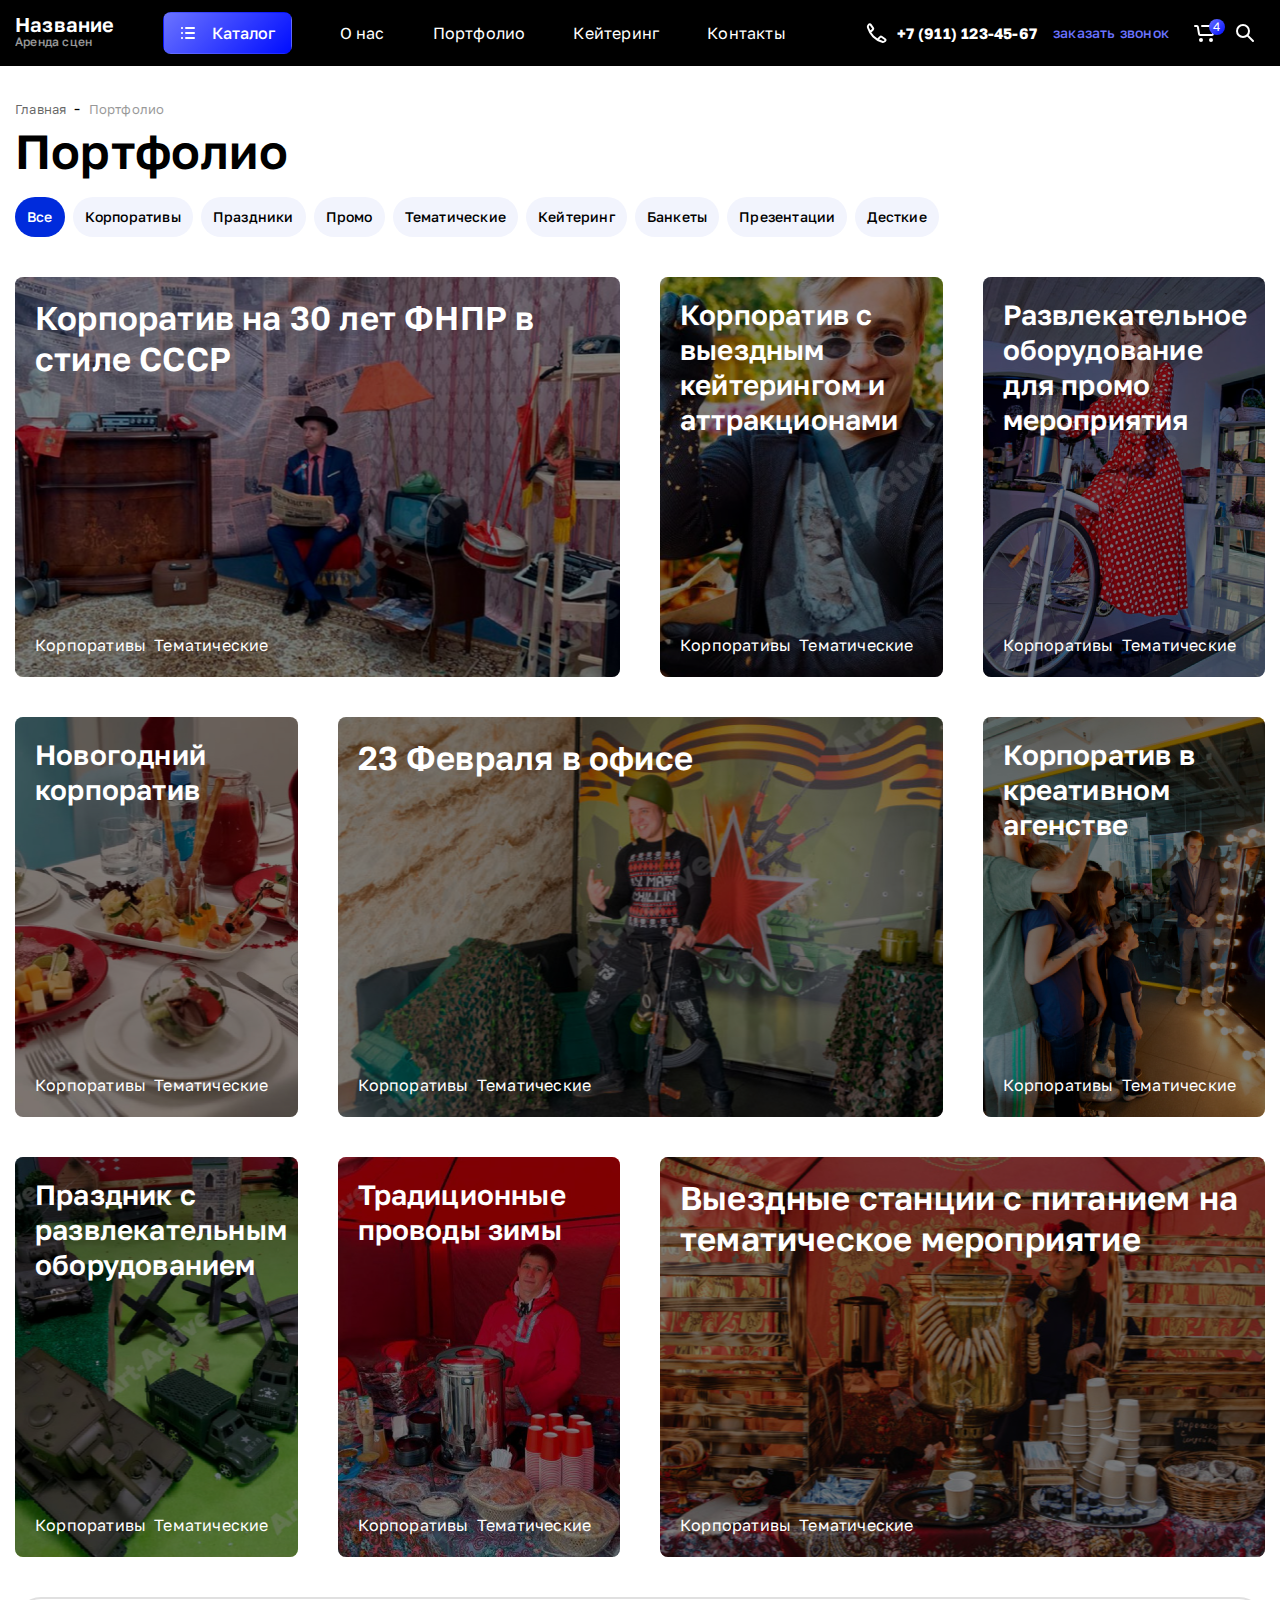
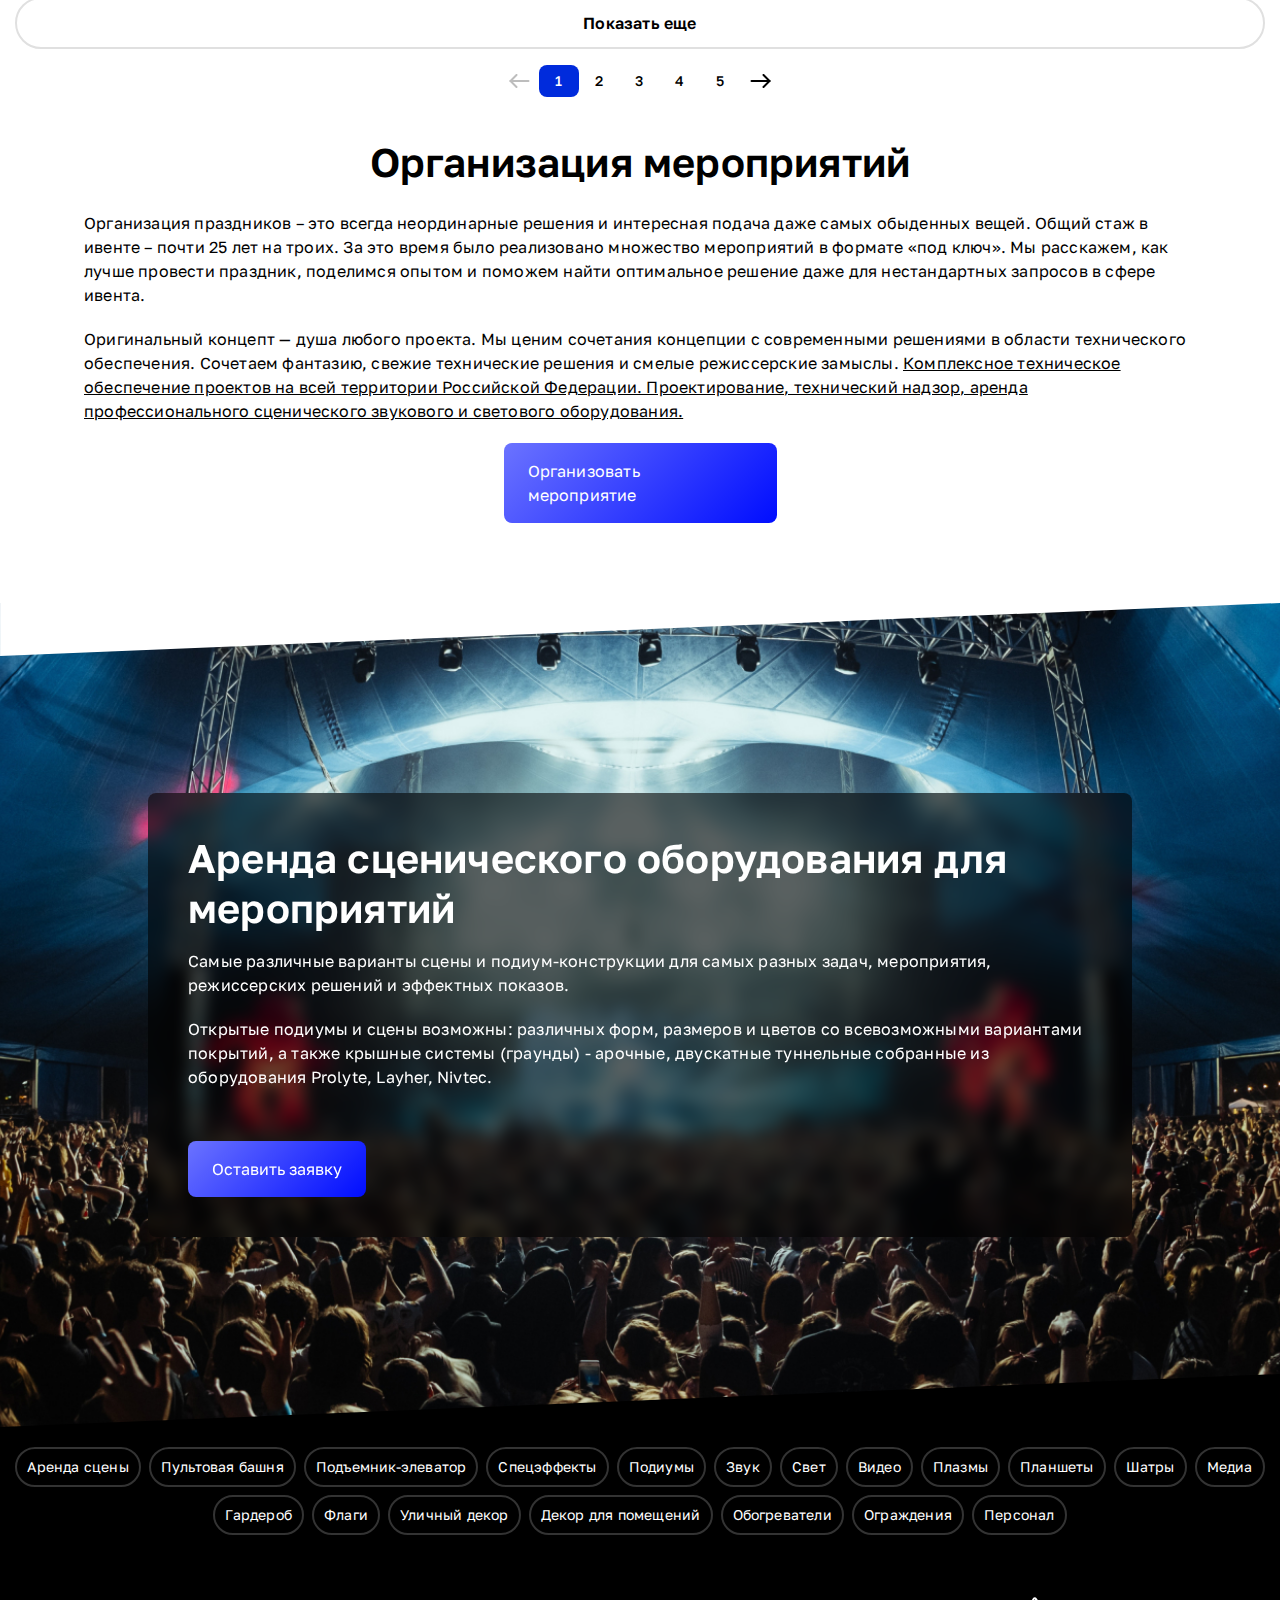
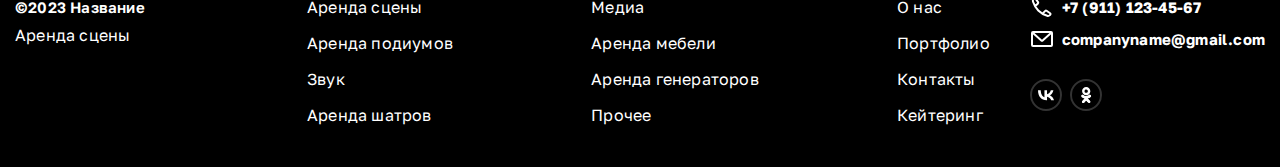
<file: portfolio.html>
<!DOCTYPE html>
<html lang="ru">
<head>
  <meta charset="UTF-8">
  <meta http-equiv="X-UA-Compatible" content="IE=edge">
  <meta name="viewport" content="width=device-width, initial-scale=1.0">
  <link rel="preconnect" href="https://fonts.googleapis.com">
  <link rel="preconnect" href="https://fonts.gstatic.com" crossorigin>
  <link href="https://fonts.googleapis.com/css2?family=Golos+Text:wght@400;500;700;900&display=swap" rel="stylesheet">
  <link rel="stylesheet" href="https://cdn.jsdelivr.net/npm/swiper@11/swiper-bundle.min.css"/>
  <link rel="stylesheet" href="https://cdn.jsdelivr.net/npm/@fancyapps/ui/dist/fancybox.css">
  <link rel="stylesheet" href="css/style.css">
  <title>Document</title>
</head>
<body>
  <div class="wrapper">
    <header class="header">
      <div class="container">
        <div class="header__inner">
          <nav class="header__nav">
            <a class="header__logo-box" href="#">
              <span class="header__logo-title">Название</span>
              <span class="header__logo-span">Аренда сцен</span>
            </a>
            <button class="header__catalog-open">
              <svg xmlns="http://www.w3.org/2000/svg" width="24" height="24" viewBox="0 0 24 24" fill="none">
                <path d="M10 7H18" stroke="white" stroke-width="2" stroke-linecap="round"/>
                <path d="M10 12H18" stroke="white" stroke-width="2" stroke-linecap="round"/>
                <path d="M10 17H18" stroke="white" stroke-width="2" stroke-linecap="round"/>
                <path fill-rule="evenodd" clip-rule="evenodd" d="M6 8C6.55228 8 7 7.55228 7 7C7 6.44772 6.55228 6 6 6C5.44772 6 5 6.44772 5 7C5 7.55228 5.44772 8 6 8Z" fill="white"/>
                <path fill-rule="evenodd" clip-rule="evenodd" d="M6 13C6.55228 13 7 12.5523 7 12C7 11.4477 6.55228 11 6 11C5.44772 11 5 11.4477 5 12C5 12.5523 5.44772 13 6 13Z" fill="white"/>
                <path fill-rule="evenodd" clip-rule="evenodd" d="M6 18C6.55228 18 7 17.5523 7 17C7 16.4477 6.55228 16 6 16C5.44772 16 5 16.4477 5 17C5 17.5523 5.44772 18 6 18Z" fill="white"/>
              </svg>
              Каталог
            </button>
            <ul class="header__nav-list">
              <li class="header__list-item"><a class="header__list-link" href="#">О нас</a></li>
              <li class="header__list-item"><a class="header__list-link" href="#">Портфолио</a></li>
              <li class="header__list-item"><a class="header__list-link" href="#">Кейтеринг</a></li>
              <li class="header__list-item"><a class="header__list-link" href="#">Контакты </a></li>
            </ul>
          </nav>
          <div class="header__contacts">
            <a class="header__contacts-phone" href="tel:+79111234567">
              <svg xmlns="http://www.w3.org/2000/svg" width="24" height="24" viewBox="0 0 24 24" fill="none">
                <path d="M12.7408 18.4036L15.3055 15.8389C15.6481 15.4963 16.1871 15.4486 16.5846 15.7258L20.1353 18.2023C20.6459 18.5584 20.7106 19.2894 20.2704 19.7296L19.8841 20.1159C19.1739 20.8261 18.1547 21.1338 17.1986 20.826C15.1336 20.1613 11.3767 18.6179 8.26175 15.503C5.14678 12.388 3.6034 8.63109 2.93871 6.56614C2.63093 5.60999 2.93859 4.59084 3.64885 3.88058L4.03512 3.49432C4.47529 3.05415 5.20634 3.11879 5.56244 3.62937L8.03888 7.18011C8.3161 7.57758 8.26844 8.11661 7.92578 8.45927L5.36113 11.0239" stroke="white" stroke-width="2" stroke-linecap="round"/>
              </svg>
              <span>+7 (911) 123-45-67</span>
            </a>
            <a class="header__contacts-link" href="#">заказать звонок</a>
            <div class="header__contacts-controls">
              <a class="header__cart-link" href="#">
                <svg xmlns="http://www.w3.org/2000/svg" width="24" height="24" viewBox="0 0 24 24" fill="none">
                  <path d="M21.2922 5L19.9463 13.1627C19.8666 13.6457 19.4491 14 18.9596 14H7.04304C6.55355 14 6.136 13.6457 6.05636 13.1627L4.84851 5.83731C4.76887 5.35434 4.35133 5 3.86183 5H2" stroke="white" stroke-width="2" stroke-linecap="round" stroke-linejoin="round"/>
                  <path fill-rule="evenodd" clip-rule="evenodd" d="M8 20C8.55228 20 9 19.5523 9 19C9 18.4477 8.55228 18 8 18C7.44772 18 7 18.4477 7 19C7 19.5523 7.44772 20 8 20Z" stroke="white" stroke-width="2"/>
                  <path fill-rule="evenodd" clip-rule="evenodd" d="M18 20C18.5523 20 19 19.5523 19 19C19 18.4477 18.5523 18 18 18C17.4477 18 17 18.4477 17 19C17 19.5523 17.4477 20 18 20Z" stroke="white" stroke-width="2"/>
                  <path d="M21 5L9 5" stroke="white" stroke-width="2" stroke-linecap="round" stroke-linejoin="round"/>
                </svg>
                <span>4</span>
              </a>
              <button class="header__search-btn">
                <svg xmlns="http://www.w3.org/2000/svg" width="24" height="24" viewBox="0 0 24 24" fill="none">
                  <path d="M14.4121 14.4121L20 20" stroke="white" stroke-width="2" stroke-linecap="round"/>
                  <path fill-rule="evenodd" clip-rule="evenodd" d="M10 16C13.3137 16 16 13.3137 16 10C16 6.68629 13.3137 4 10 4C6.68629 4 4 6.68629 4 10C4 13.3137 6.68629 16 10 16Z" stroke="white" stroke-width="2"/>
                </svg>
              </button>
            </div>
          </div>
          <button class="header__burger">
            <svg class="burger-icon" xmlns="http://www.w3.org/2000/svg" width="14" height="12" viewBox="0 0 14 12" fill="none">
              <path d="M1 1H13" stroke="white" stroke-width="2" stroke-linecap="round"/>
              <path d="M1 6H13" stroke="white" stroke-width="2" stroke-linecap="round"/>
              <path d="M1 11H13" stroke="white" stroke-width="2" stroke-linecap="round"/>
            </svg>
          </button>
        </div>
      </div>

      <div class="header__catalog popup">
        <div class="header__catalog-inner popup-content">
            <button class="header__catalog-inner--hide">
              <svg xmlns="http://www.w3.org/2000/svg" width="24" height="24" viewBox="0 0 24 24" fill="none">
                <path d="M17.6568 17.6569L6.34313 6.34315" stroke="#BDBDBD" stroke-width="2" stroke-linecap="round"/>
                <path d="M17.6569 6.34315L6.34317 17.6569" stroke="#BDBDBD" stroke-width="2" stroke-linecap="round"/>
              </svg>
            </button>
            <div class="header__catalog-tabs">
              <div class="header__catalog-tab catalog-tab" id="sceni">
                <svg xmlns="http://www.w3.org/2000/svg" width="24" height="24" viewBox="0 0 24 24" fill="none">
                  <path d="M3 22V10.4491C3 10.1634 3.12215 9.89142 3.33564 9.70166L11.3356 2.59055C11.7145 2.25376 12.2855 2.25376 12.6644 2.59055L20.6644 9.70166C20.8779 9.89142 21 10.1634 21 10.4491V22" stroke="black" stroke-width="2" stroke-linecap="round"/>
                  <path d="M4 19L20 19" stroke="black" stroke-width="2" stroke-linecap="round"/>
                  <path d="M4 11L20 11" stroke="black" stroke-width="2" stroke-linecap="round"/>
                </svg>
                <a href="#">Аренда сцены</a>
                <svg class="arrow" xmlns="http://www.w3.org/2000/svg" width="24" height="24" viewBox="0 0 24 24" fill="none">
                  <path d="M10 18L15.2929 12.7071C15.6834 12.3166 15.6834 11.6834 15.2929 11.2929L10 6" stroke="black" stroke-width="2" stroke-linecap="round"/>
                </svg>
              </div>
              <div class="header__catalog-tab catalog-tab" id="podium">
                <svg xmlns="http://www.w3.org/2000/svg" width="24" height="24" viewBox="0 0 24 24" fill="none">
                  <path d="M3 20C3 20.5523 3.44772 21 4 21H8C8.55228 21 9 20.5523 9 20V18C9 17.4477 9.44772 17 10 17H20C20.5523 17 21 16.5523 21 16V4C21 3.44772 20.5523 3 20 3H4C3.44772 3 3 3.44772 3 4V20Z" stroke="black" stroke-width="2" stroke-linecap="round"/>
                </svg>
                <a href="#">Аренда подиумов</a>
                <svg class="arrow" xmlns="http://www.w3.org/2000/svg" width="24" height="24" viewBox="0 0 24 24" fill="none">
                  <path d="M10 18L15.2929 12.7071C15.6834 12.3166 15.6834 11.6834 15.2929 11.2929L10 6" stroke="black" stroke-width="2" stroke-linecap="round"/>
                </svg>
              </div>
              <div class="header__catalog-tab catalog-tab" id="zvuk">
                <svg xmlns="http://www.w3.org/2000/svg" width="24" height="24" viewBox="0 0 24 24" fill="none">
                  <path d="M21 13H19C17.8954 13 17 13.8954 17 15V17C17 18.1046 17.8954 19 19 19V19C20.1046 19 21 18.1046 21 17V13C21 8.02944 16.9706 4 12 4C7.02944 4 3 8.02944 3 13V17C3 18.1046 3.89543 19 5 19V19C6.10457 19 7 18.1046 7 17V15C7 13.8954 6.10457 13 5 13H3" stroke="black" stroke-width="2"/>
                </svg>
                <a href="#">Звук</a>
                <svg class="arrow" xmlns="http://www.w3.org/2000/svg" width="24" height="24" viewBox="0 0 24 24" fill="none">
                  <path d="M10 18L15.2929 12.7071C15.6834 12.3166 15.6834 11.6834 15.2929 11.2929L10 6" stroke="black" stroke-width="2" stroke-linecap="round"/>
                </svg>
              </div>
              <div class="header__catalog-tab catalog-tab" id="shatr">
                <svg xmlns="http://www.w3.org/2000/svg" width="24" height="24" viewBox="0 0 24 24" fill="none">
                  <path d="M4 21H20C20.5304 21 21.0391 20.7893 21.4142 20.4142C21.7893 20.0391 22 19.5304 22 19V13C22 10.3478 20.9464 7.8043 19.0711 5.92893C17.1957 4.05357 14.6522 3 12 3C10.6868 3 9.38642 3.25866 8.17317 3.7612C6.95991 4.26375 5.85752 5.00035 4.92893 5.92893C3.05357 7.8043 2 10.3478 2 13V19C2 19.5304 2.21071 20.0391 2.58579 20.4142C2.96086 20.7893 3.46957 21 4 21V21Z" stroke="black" stroke-width="2" stroke-linecap="round" stroke-linejoin="round"/>
                  <path d="M7 13C7 11.8954 7.89543 11 9 11H15C16.1046 11 17 11.8954 17 13V21H7V13Z" stroke="black" stroke-width="2"/>
                </svg>
                <a href="#">Аренда шатров</a>
                <svg class="arrow" xmlns="http://www.w3.org/2000/svg" width="24" height="24" viewBox="0 0 24 24" fill="none">
                  <path d="M10 18L15.2929 12.7071C15.6834 12.3166 15.6834 11.6834 15.2929 11.2929L10 6" stroke="black" stroke-width="2" stroke-linecap="round"/>
                </svg>
              </div>
              <div class="header__catalog-tab catalog-tab" id="media">
                <svg xmlns="http://www.w3.org/2000/svg" width="24" height="24" viewBox="0 0 24 24" fill="none">
                  <rect x="20" y="6" width="12" height="16" rx="1" transform="rotate(90 20 6)" stroke="black" stroke-width="2" stroke-linecap="round" stroke-linejoin="round"/>
                  <path d="M2 18H22" stroke="black" stroke-width="2" stroke-linecap="round"/>
                  <path d="M4 17H20" stroke="black" stroke-width="2" stroke-linecap="round"/>
                </svg>
                <a href="#">Медиа</a>
                <svg class="arrow" xmlns="http://www.w3.org/2000/svg" width="24" height="24" viewBox="0 0 24 24" fill="none">
                  <path d="M10 18L15.2929 12.7071C15.6834 12.3166 15.6834 11.6834 15.2929 11.2929L10 6" stroke="black" stroke-width="2" stroke-linecap="round"/>
                </svg>
              </div>
              <div class="header__catalog-tab catalog-tab" id="furniture">
                <svg xmlns="http://www.w3.org/2000/svg" width="18" height="22" viewBox="0 0 18 22" fill="none">
                  <path d="M17 21V11C17 10.4696 16.7893 9.96086 16.4142 9.58579C16.0391 9.21071 15.5304 9 15 9H3" stroke="black" stroke-width="2" stroke-linecap="round" stroke-linejoin="round"/>
                  <path d="M1 1L3.88 13.5C3.96468 13.828 3.96468 14.172 3.88 14.5L2 21" stroke="black" stroke-width="2" stroke-linecap="round" stroke-linejoin="round"/>
                  <path d="M17 14L4 14" stroke="black" stroke-width="2" stroke-linecap="round" stroke-linejoin="round"/>
                </svg>
                <a href="#">Аренда мебели</a>
                <svg class="arrow" xmlns="http://www.w3.org/2000/svg" width="24" height="24" viewBox="0 0 24 24" fill="none">
                  <path d="M10 18L15.2929 12.7071C15.6834 12.3166 15.6834 11.6834 15.2929 11.2929L10 6" stroke="black" stroke-width="2" stroke-linecap="round"/>
                </svg>
              </div>
              <div class="header__catalog-tab catalog-tab" id="generator">
                <svg xmlns="http://www.w3.org/2000/svg" width="24" height="24" viewBox="0 0 24 24" fill="none">
                  <path fill-rule="evenodd" clip-rule="evenodd" d="M6.2588 14.2256C6.01739 14.2256 5.9289 14.0588 6.06148 13.8526L13.594 2.1353C13.7265 1.9293 13.8338 1.96035 13.8338 2.21602V9.32069C13.8338 9.57127 14.0367 9.77441 14.2709 9.77441H18.7381C18.9795 9.77441 19.068 9.94117 18.9354 10.1474L11.4029 21.8647C11.2705 22.0707 11.1631 22.0396 11.1631 21.784V14.6793C11.1631 14.4287 10.9602 14.2256 10.726 14.2256H6.2588Z" stroke="black" stroke-width="2" stroke-linecap="round" stroke-linejoin="round"/>
                </svg>
                <a href="#">Аренда генераторов</a>
                <svg class="arrow" xmlns="http://www.w3.org/2000/svg" width="24" height="24" viewBox="0 0 24 24" fill="none">
                  <path d="M10 18L15.2929 12.7071C15.6834 12.3166 15.6834 11.6834 15.2929 11.2929L10 6" stroke="black" stroke-width="2" stroke-linecap="round"/>
                </svg>
              </div>
              <div class="header__catalog-tab catalog-tab" id="other">
                <svg xmlns="http://www.w3.org/2000/svg" width="19" height="20" viewBox="0 0 19 20" fill="none">
                  <path d="M1 2.125V19" stroke="black" stroke-width="2" stroke-linecap="round"/>
                  <path d="M1.125 3.25C1.125 3.25 3.125 1 6.125 1C9.125 1 11.4107 3.25 13.6964 3.25C15.9821 3.25 17.125 2.125 17.125 2.125" stroke="black" stroke-width="2" stroke-linecap="round"/>
                  <path d="M1.125 13.375C1.125 13.375 3.125 11.125 6.125 11.125C9.125 11.125 11.4107 13.375 13.6964 13.375C15.9821 13.375 17.125 12.25 17.125 12.25V2.125" stroke="black" stroke-width="2" stroke-linecap="round"/>
                </svg>
                <a href="#">Прочее</a>
                <svg class="arrow" xmlns="http://www.w3.org/2000/svg" width="24" height="24" viewBox="0 0 24 24" fill="none">
                  <path d="M10 18L15.2929 12.7071C15.6834 12.3166 15.6834 11.6834 15.2929 11.2929L10 6" stroke="black" stroke-width="2" stroke-linecap="round"/>
                </svg>
              </div>
            </div>
            <div class="header__tab-content-wrapper tabs-inner">
              <div class="header__tab-content" data-links="sceni">
                <div class="tabs-inner__dropdown-item dropdown-item">
                  <div class="tabs-inner__dropdown-head">
                    <a href="#">Все сцены</a>
                    <svg class="drop-arrow" xmlns="http://www.w3.org/2000/svg" width="24" height="24" viewBox="0 0 24 24" fill="none">
                      <path d="M6 10L11.2929 15.2929C11.6834 15.6834 12.3166 15.6834 12.7071 15.2929L18 10" stroke="#002BDC" stroke-width="2" stroke-linecap="round"/>
                    </svg>
                  </div>
                  <ul class="tabs-inner__dropdown-list">
                    <li><a class="tabs-inner__dropdown-link dropdown-link--active" href="#">Двухскатная</a></li>
                    <li><a class="tabs-inner__dropdown-link" href="#">Односкатная</a></li>
                    <li><a class="tabs-inner__dropdown-link" href="#">Арочная</a></li>
                    <li><a class="tabs-inner__dropdown-link" href="#">С полукруглым вылетом</a></li>
                    <li><a class="tabs-inner__dropdown-link" href="#">Сценический комплекс</a></li>
                    <li><a class="tabs-inner__dropdown-link" href="#">Без крыши</a></li>
                  </ul>
                </div>
                <div class="tabs-inner__dropdown-item dropdown-item">
                  <div class="tabs-inner__dropdown-head">
                    <a href="#">Пультовая башня</a>
                  </div>
                </div>
                <div class="tabs-inner__dropdown-item dropdown-item">
                  <div class="tabs-inner__dropdown-head">
                    <a href="#">Подъемник-элеватор</a>
                  </div>
                </div>
                <div class="tabs-inner__dropdown-item dropdown-item">
                  <div class="tabs-inner__dropdown-head">
                    <a href="#">Спецэффекты</a>
                  </div>
                </div>
                <div class="tabs-inner__dropdown-item dropdown-item">
                  <div class="tabs-inner__dropdown-head">
                    <a href="#">Надувная сцена</a>
                  </div>
                </div>
              </div>
              <div class="header__tab-content" data-links="podium">
                <div class="tabs-inner__dropdown-item dropdown-item">
                  <div class="tabs-inner__dropdown-head">
                    <a href="#">Подиумы</a>
                  </div>
                </div>
                <div class="tabs-inner__dropdown-item dropdown-item">
                  <div class="tabs-inner__dropdown-head">
                    <a href="#">Автоподиумы</a>
                  </div>
                </div>
                <div class="tabs-inner__dropdown-item dropdown-item">
                  <div class="tabs-inner__dropdown-head">
                    <a href="#">Круглые подиумы</a>
                  </div>
                </div>
              </div>
              <div class="header__tab-content" data-links="zvuk">
                <div class="tabs-inner__dropdown-item dropdown-item">
                  <div class="tabs-inner__dropdown-head">
                    <a href="#">Ссылка 1</a>
                  </div>
                </div>
                <div class="tabs-inner__dropdown-item dropdown-item">
                  <div class="tabs-inner__dropdown-head">
                    <a href="#">Ссылка 2</a>
                  </div>
                </div>
                <div class="tabs-inner__dropdown-item dropdown-item">
                  <div class="tabs-inner__dropdown-head">
                    <a href="#">Ссылка 3</a>
                  </div>
                </div>
              </div>
              <div class="header__tab-content" data-links="shatr">
                <div class="tabs-inner__dropdown-item dropdown-item">
                  <div class="tabs-inner__dropdown-head">
                    <a href="#">Ссылка 1</a>
                  </div>
                </div>
                <div class="tabs-inner__dropdown-item dropdown-item">
                  <div class="tabs-inner__dropdown-head">
                    <a href="#">Ссылка 2</a>
                  </div>
                </div>
                <div class="tabs-inner__dropdown-item dropdown-item">
                  <div class="tabs-inner__dropdown-head">
                    <a href="#">Ссылка 3</a>
                  </div>
                </div>
                <div class="tabs-inner__dropdown-item dropdown-item">
                  <div class="tabs-inner__dropdown-head">
                    <a href="#">Ссылка 4</a>
                  </div>
                </div>
              </div>
              <div class="header__tab-content" data-links="media">
                <div class="tabs-inner__dropdown-item dropdown-item">
                  <div class="tabs-inner__dropdown-head">
                    <a href="#">Ссылка 1</a>
                  </div>
                </div>
                <div class="tabs-inner__dropdown-item dropdown-item">
                  <div class="tabs-inner__dropdown-head">
                    <a href="#">Ссылка 2</a>
                  </div>
                </div>
                <div class="tabs-inner__dropdown-item dropdown-item">
                  <div class="tabs-inner__dropdown-head">
                    <a href="#">Ссылка 3</a>
                  </div>
                </div>
                <div class="tabs-inner__dropdown-item dropdown-item">
                  <div class="tabs-inner__dropdown-head">
                    <a href="#">Ссылка 4</a>
                  </div>
                </div>
                <div class="tabs-inner__dropdown-item dropdown-item">
                  <div class="tabs-inner__dropdown-head">
                    <a href="#">Ссылка 5</a>
                  </div>
                </div>
              </div>
              <div class="header__tab-content" data-links="furniture">
                <div class="tabs-inner__dropdown-item dropdown-item">
                  <div class="tabs-inner__dropdown-head">
                    <a href="#">Подиумы</a>
                  </div>
                </div>
                <div class="tabs-inner__dropdown-item dropdown-item">
                  <div class="tabs-inner__dropdown-head">
                    <a href="#">Автоподиумы</a>
                  </div>
                </div>
                <div class="tabs-inner__dropdown-item dropdown-item">
                  <div class="tabs-inner__dropdown-head">
                    <a href="#">Круглые подиумы</a>
                  </div>
                </div>
              </div>
              <div class="header__tab-content" data-links="generator">
                <div class="tabs-inner__dropdown-item dropdown-item">
                  <div class="tabs-inner__dropdown-head">
                    <a href="#">Ссылка 1</a>
                  </div>
                </div>
                <div class="tabs-inner__dropdown-item dropdown-item">
                  <div class="tabs-inner__dropdown-head">
                    <a href="#">Ссылка 2</a>
                  </div>
                </div>
                <div class="tabs-inner__dropdown-item dropdown-item">
                  <div class="tabs-inner__dropdown-head">
                    <a href="#">Ссылка 3</a>
                  </div>
                </div>
              </div>
              <div class="header__tab-content" data-links="other">
                <div class="tabs-inner__dropdown-item dropdown-item">
                  <div class="tabs-inner__dropdown-head">
                    <a href="#">Ссылка 1</a>
                  </div>
                </div>
                <div class="tabs-inner__dropdown-item dropdown-item">
                  <div class="tabs-inner__dropdown-head">
                    <a href="#">Ссылка 2</a>
                  </div>
                </div>
                <div class="tabs-inner__dropdown-item dropdown-item">
                  <div class="tabs-inner__dropdown-head">
                    <a href="#">Ссылка 3</a>
                  </div>
                </div>
                <div class="tabs-inner__dropdown-item dropdown-item">
                  <div class="tabs-inner__dropdown-head">
                    <a href="#">Ссылка 4</a>
                  </div>
                </div>
                <div class="tabs-inner__dropdown-item dropdown-item">
                  <div class="tabs-inner__dropdown-head">
                    <a href="#">Ссылка 5</a>
                  </div>
                </div>
                <div class="tabs-inner__dropdown-item dropdown-item">
                  <div class="tabs-inner__dropdown-head">
                    <a href="#">Ссылка 6</a>
                  </div>
                </div>
              </div>
            </div>
        </div>
      </div>

      <div class="mobile-drawer popup">
        <div class="mobile-drawer__content">
          <button class="mobile-drawer__btn-close">
            <svg xmlns="http://www.w3.org/2000/svg" width="24" height="24" viewBox="0 0 24 24" fill="none">
              <path d="M17.6569 17.6568L6.34316 6.34309" stroke="#BDBDBD" stroke-width="2" stroke-linecap="round"/>
              <path d="M17.6568 6.34309L6.34314 17.6568" stroke="#BDBDBD" stroke-width="2" stroke-linecap="round"/>
            </svg>
          </button>
          <div class="mobile-drawer__content-title">Каталог</div>
          <div class="mobile-drawer__links-box">
            
            <div class="mobile-drawer__dropdown-item dropdown-item">
              <div class="mobile-drawer__dropdown-head">
                <svg xmlns="http://www.w3.org/2000/svg" width="24" height="24" viewBox="0 0 24 24" fill="none">
                  <path d="M3 22V10.4491C3 10.1634 3.12215 9.89142 3.33564 9.70166L11.3356 2.59055C11.7145 2.25376 12.2855 2.25376 12.6644 2.59055L20.6644 9.70166C20.8779 9.89142 21 10.1634 21 10.4491V22" stroke="black" stroke-width="2" stroke-linecap="round"/>
                  <path d="M4 19L20 19" stroke="black" stroke-width="2" stroke-linecap="round"/>
                  <path d="M4 11L20 11" stroke="black" stroke-width="2" stroke-linecap="round"/>
                </svg>
                <a href="#">Аренда сцены</a>
                <svg class="drop-arrow" xmlns="http://www.w3.org/2000/svg" width="24" height="24" viewBox="0 0 24 24" fill="none">
                  <path d="M6 10L11.2929 15.2929C11.6834 15.6834 12.3166 15.6834 12.7071 15.2929L18 10" stroke="black" stroke-width="2" stroke-linecap="round"/>
                </svg>
              </div>
              <ul class="tabs-inner__dropdown-list">
                <div class="mobile-drawer__sub-dropdown dropdown-item">
                  <div class="sub-dropdown__head">
                    <a class="mobile-drawer__dropdown-link" href="#">Все сцены</a>
                    <svg class="drop-arrow" xmlns="http://www.w3.org/2000/svg" width="24" height="24" viewBox="0 0 24 24" fill="none">
                      <path d="M6 10L11.2929 15.2929C11.6834 15.6834 12.3166 15.6834 12.7071 15.2929L18 10" stroke="black" stroke-width="2" stroke-linecap="round"/>
                    </svg>
                  </div>
                  <ul class="sub-dropdown__list">
                    <li><a class="link-active" href="#">Двухскатная</a></li>
                    <li><a href="#">Односкатная</a></li>
                    <li><a href="#">Арочная</a></li>
                    <li><a href="#">С полукруглым вылетом</a></li>
                    <li><a href="#">Сценический комплекс</a></li>
                    <li><a href="#">Без крыши</a></li>
                  </ul>
                </div>
                <a class="mobile-drawer__dropdown-link" href="#">Пультовая башня</a>
                <a class="mobile-drawer__dropdown-link" href="#">Подъемник-элеватор</a>
                <a class="mobile-drawer__dropdown-link" href="#">Спецэффекты</a>
                <a class="mobile-drawer__dropdown-link" href="#">Надувная сцена</a>
              </ul> 
            </div>

            <div class="mobile-drawer__dropdown-item dropdown-item">
              <div class="mobile-drawer__dropdown-head">
                <svg xmlns="http://www.w3.org/2000/svg" width="24" height="24" viewBox="0 0 24 24" fill="none">
                  <path d="M3 20C3 20.5523 3.44772 21 4 21H8C8.55228 21 9 20.5523 9 20V18C9 17.4477 9.44772 17 10 17H20C20.5523 17 21 16.5523 21 16V4C21 3.44772 20.5523 3 20 3H4C3.44772 3 3 3.44772 3 4V20Z" stroke="black" stroke-width="2" stroke-linecap="round"/>
                </svg>
                <a href="#">Аренда подиумов</a>
                <svg class="drop-arrow" xmlns="http://www.w3.org/2000/svg" width="24" height="24" viewBox="0 0 24 24" fill="none">
                  <path d="M6 10L11.2929 15.2929C11.6834 15.6834 12.3166 15.6834 12.7071 15.2929L18 10" stroke="black" stroke-width="2" stroke-linecap="round"/>
                </svg>
              </div>
              <ul class="tabs-inner__dropdown-list">
                <a class="mobile-drawer__dropdown-link" href="#">Все сцены</a>
                <a class="mobile-drawer__dropdown-link" href="#">Пультовая башня</a>
                <a class="mobile-drawer__dropdown-link" href="#">Подъемник-элеватор</a>
                <a class="mobile-drawer__dropdown-link" href="#">Спецэффекты</a>
                <a class="mobile-drawer__dropdown-link" href="#">Надувная сцена</a>
              </ul> 
            </div>

            <div class="mobile-drawer__dropdown-item dropdown-item">
              <div class="mobile-drawer__dropdown-head">
                <svg xmlns="http://www.w3.org/2000/svg" width="24" height="24" viewBox="0 0 24 24" fill="none">
                  <path d="M21 13H19C17.8954 13 17 13.8954 17 15V17C17 18.1046 17.8954 19 19 19V19C20.1046 19 21 18.1046 21 17V13C21 8.02944 16.9706 4 12 4C7.02944 4 3 8.02944 3 13V17C3 18.1046 3.89543 19 5 19V19C6.10457 19 7 18.1046 7 17V15C7 13.8954 6.10457 13 5 13H3" stroke="black" stroke-width="2"/>
                </svg>
                <a href="#">Звук</a>
                <svg class="drop-arrow" xmlns="http://www.w3.org/2000/svg" width="24" height="24" viewBox="0 0 24 24" fill="none">
                  <path d="M6 10L11.2929 15.2929C11.6834 15.6834 12.3166 15.6834 12.7071 15.2929L18 10" stroke="black" stroke-width="2" stroke-linecap="round"/>
                </svg>
              </div>
              <ul class="tabs-inner__dropdown-list">
                <a class="mobile-drawer__dropdown-link" href="#">Все сцены</a>
                <a class="mobile-drawer__dropdown-link" href="#">Пультовая башня</a>
                <a class="mobile-drawer__dropdown-link" href="#">Подъемник-элеватор</a>
                <a class="mobile-drawer__dropdown-link" href="#">Спецэффекты</a>
                <a class="mobile-drawer__dropdown-link" href="#">Надувная сцена</a>
              </ul> 
            </div>

            <div class="mobile-drawer__dropdown-item dropdown-item">
              <div class="mobile-drawer__dropdown-head">
                <svg xmlns="http://www.w3.org/2000/svg" width="24" height="24" viewBox="0 0 24 24" fill="none">
                  <path d="M4 21H20C20.5304 21 21.0391 20.7893 21.4142 20.4142C21.7893 20.0391 22 19.5304 22 19V13C22 10.3478 20.9464 7.8043 19.0711 5.92893C17.1957 4.05357 14.6522 3 12 3C10.6868 3 9.38642 3.25866 8.17317 3.7612C6.95991 4.26375 5.85752 5.00035 4.92893 5.92893C3.05357 7.8043 2 10.3478 2 13V19C2 19.5304 2.21071 20.0391 2.58579 20.4142C2.96086 20.7893 3.46957 21 4 21V21Z" stroke="black" stroke-width="2" stroke-linecap="round" stroke-linejoin="round"/>
                  <path d="M7 13C7 11.8954 7.89543 11 9 11H15C16.1046 11 17 11.8954 17 13V21H7V13Z" stroke="black" stroke-width="2"/>
                </svg>
                <a href="#">Аренда шатров</a>
                <svg class="drop-arrow" xmlns="http://www.w3.org/2000/svg" width="24" height="24" viewBox="0 0 24 24" fill="none">
                  <path d="M6 10L11.2929 15.2929C11.6834 15.6834 12.3166 15.6834 12.7071 15.2929L18 10" stroke="black" stroke-width="2" stroke-linecap="round"/>
                </svg>
              </div>
              <ul class="tabs-inner__dropdown-list">
                <a class="mobile-drawer__dropdown-link" href="#">Все сцены</a>
                <a class="mobile-drawer__dropdown-link" href="#">Пультовая башня</a>
                <a class="mobile-drawer__dropdown-link" href="#">Подъемник-элеватор</a>
                <a class="mobile-drawer__dropdown-link" href="#">Спецэффекты</a>
                <a class="mobile-drawer__dropdown-link" href="#">Надувная сцена</a>
              </ul> 
            </div>

            <div class="mobile-drawer__dropdown-item dropdown-item">
              <div class="mobile-drawer__dropdown-head">
                <svg xmlns="http://www.w3.org/2000/svg" width="24" height="24" viewBox="0 0 24 24" fill="none">
                  <rect x="20" y="6" width="12" height="16" rx="1" transform="rotate(90 20 6)" stroke="black" stroke-width="2" stroke-linecap="round" stroke-linejoin="round"/>
                  <path d="M2 18H22" stroke="black" stroke-width="2" stroke-linecap="round"/>
                  <path d="M4 17H20" stroke="black" stroke-width="2" stroke-linecap="round"/>
                </svg>
                <a href="#">Медиа</a>
                <svg class="drop-arrow" xmlns="http://www.w3.org/2000/svg" width="24" height="24" viewBox="0 0 24 24" fill="none">
                  <path d="M6 10L11.2929 15.2929C11.6834 15.6834 12.3166 15.6834 12.7071 15.2929L18 10" stroke="black" stroke-width="2" stroke-linecap="round"/>
                </svg>
              </div>
              <ul class="tabs-inner__dropdown-list">
                <a class="mobile-drawer__dropdown-link" href="#">Все сцены</a>
                <a class="mobile-drawer__dropdown-link" href="#">Пультовая башня</a>
                <a class="mobile-drawer__dropdown-link" href="#">Подъемник-элеватор</a>
                <a class="mobile-drawer__dropdown-link" href="#">Спецэффекты</a>
                <a class="mobile-drawer__dropdown-link" href="#">Надувная сцена</a>
              </ul> 
            </div>

            <div class="mobile-drawer__dropdown-item dropdown-item">
              <div class="mobile-drawer__dropdown-head">
                <svg xmlns="http://www.w3.org/2000/svg" width="18" height="22" viewBox="0 0 18 22" fill="none">
                  <path d="M17 21V11C17 10.4696 16.7893 9.96086 16.4142 9.58579C16.0391 9.21071 15.5304 9 15 9H3" stroke="black" stroke-width="2" stroke-linecap="round" stroke-linejoin="round"/>
                  <path d="M1 1L3.88 13.5C3.96468 13.828 3.96468 14.172 3.88 14.5L2 21" stroke="black" stroke-width="2" stroke-linecap="round" stroke-linejoin="round"/>
                  <path d="M17 14L4 14" stroke="black" stroke-width="2" stroke-linecap="round" stroke-linejoin="round"/>
                </svg>
                <a href="#">Аренда мебели</a>
                <svg class="drop-arrow" xmlns="http://www.w3.org/2000/svg" width="24" height="24" viewBox="0 0 24 24" fill="none">
                  <path d="M6 10L11.2929 15.2929C11.6834 15.6834 12.3166 15.6834 12.7071 15.2929L18 10" stroke="black" stroke-width="2" stroke-linecap="round"/>
                </svg>
              </div>
              <ul class="tabs-inner__dropdown-list">
                <a class="mobile-drawer__dropdown-link" href="#">Все сцены</a>
                <a class="mobile-drawer__dropdown-link" href="#">Пультовая башня</a>
                <a class="mobile-drawer__dropdown-link" href="#">Подъемник-элеватор</a>
                <a class="mobile-drawer__dropdown-link" href="#">Спецэффекты</a>
                <a class="mobile-drawer__dropdown-link" href="#">Надувная сцена</a>
              </ul> 
            </div>

            <div class="mobile-drawer__dropdown-item dropdown-item">
              <div class="mobile-drawer__dropdown-head">
                <svg xmlns="http://www.w3.org/2000/svg" width="24" height="24" viewBox="0 0 24 24" fill="none">
                  <path fill-rule="evenodd" clip-rule="evenodd" d="M6.2588 14.2256C6.01739 14.2256 5.9289 14.0588 6.06148 13.8526L13.594 2.1353C13.7265 1.9293 13.8338 1.96035 13.8338 2.21602V9.32069C13.8338 9.57127 14.0367 9.77441 14.2709 9.77441H18.7381C18.9795 9.77441 19.068 9.94117 18.9354 10.1474L11.4029 21.8647C11.2705 22.0707 11.1631 22.0396 11.1631 21.784V14.6793C11.1631 14.4287 10.9602 14.2256 10.726 14.2256H6.2588Z" stroke="black" stroke-width="2" stroke-linecap="round" stroke-linejoin="round"/>
                  </svg>
                <a href="#">Аренда генераторов</a>
                <svg class="drop-arrow" xmlns="http://www.w3.org/2000/svg" width="24" height="24" viewBox="0 0 24 24" fill="none">
                  <path d="M6 10L11.2929 15.2929C11.6834 15.6834 12.3166 15.6834 12.7071 15.2929L18 10" stroke="black" stroke-width="2" stroke-linecap="round"/>
                </svg>
              </div>
              <ul class="tabs-inner__dropdown-list">
                <a class="mobile-drawer__dropdown-link" href="#">Все сцены</a>
                <a class="mobile-drawer__dropdown-link" href="#">Пультовая башня</a>
                <a class="mobile-drawer__dropdown-link" href="#">Подъемник-элеватор</a>
                <a class="mobile-drawer__dropdown-link" href="#">Спецэффекты</a>
                <a class="mobile-drawer__dropdown-link" href="#">Надувная сцена</a>
              </ul> 
            </div>

            <div class="mobile-drawer__dropdown-item dropdown-item">
              <div class="mobile-drawer__dropdown-head">
                <svg xmlns="http://www.w3.org/2000/svg" width="19" height="20" viewBox="0 0 19 20" fill="none">
                  <path d="M1 2.125V19" stroke="black" stroke-width="2" stroke-linecap="round"/>
                  <path d="M1.125 3.25C1.125 3.25 3.125 1 6.125 1C9.125 1 11.4107 3.25 13.6964 3.25C15.9821 3.25 17.125 2.125 17.125 2.125" stroke="black" stroke-width="2" stroke-linecap="round"/>
                  <path d="M1.125 13.375C1.125 13.375 3.125 11.125 6.125 11.125C9.125 11.125 11.4107 13.375 13.6964 13.375C15.9821 13.375 17.125 12.25 17.125 12.25V2.125" stroke="black" stroke-width="2" stroke-linecap="round"/>
                </svg>
                <a href="#">Прочее</a>
                <svg class="drop-arrow" xmlns="http://www.w3.org/2000/svg" width="24" height="24" viewBox="0 0 24 24" fill="none">
                  <path d="M6 10L11.2929 15.2929C11.6834 15.6834 12.3166 15.6834 12.7071 15.2929L18 10" stroke="black" stroke-width="2" stroke-linecap="round"/>
                </svg>
              </div>
              <ul class="tabs-inner__dropdown-list">
                <a class="mobile-drawer__dropdown-link" href="#">Все сцены</a>
                <a class="mobile-drawer__dropdown-link" href="#">Пультовая башня</a>
                <a class="mobile-drawer__dropdown-link" href="#">Подъемник-элеватор</a>
                <a class="mobile-drawer__dropdown-link" href="#">Спецэффекты</a>
                <a class="mobile-drawer__dropdown-link" href="#">Надувная сцена</a>
              </ul> 
            </div>
          
          </div>
          <nav class="mobile-drawer__nav">
            <ul class="mobile-drawer__nav-list">
              <li>
                <a class="mobile-drawer__nav-list-link" href="#">
                  <svg xmlns="http://www.w3.org/2000/svg" width="24" height="24" viewBox="0 0 24 24" fill="none">
                    <path d="M4 20C4 17 8 17 10 15C11 14 8 14 8 9C8 5.667 9.333 4 12 4C14.667 4 16 5.667 16 9C16 14 13 14 14 15C16 17 20 17 20 20" stroke="black" stroke-width="2" stroke-linecap="round"/>
                  </svg>
                  О нас
                </a>
              </li>
              <li>
                <a class="mobile-drawer__nav-list-link" href="#">
                  <svg xmlns="http://www.w3.org/2000/svg" width="20" height="15" viewBox="0 0 20 15" fill="none">
                    <path fill-rule="evenodd" clip-rule="evenodd" d="M6 3L6.7396 1.8906C7.11053 1.3342 7.73499 1 8.4037 1H11.5963C12.265 1 12.8895 1.3342 13.2604 1.8906L14 3H19V14H1V3H6Z" stroke="black" stroke-width="2" stroke-linecap="round" stroke-linejoin="round"/>
                    <path fill-rule="evenodd" clip-rule="evenodd" d="M10 11C11.6569 11 13 9.65685 13 8C13 6.34315 11.6569 5 10 5C8.34315 5 7 6.34315 7 8C7 9.65685 8.34315 11 10 11Z" stroke="black" stroke-width="2"/>
                  </svg>
                  Портфолио
                </a>
              </li>
              <li>
                <a class="mobile-drawer__nav-list-link" href="#">
                  <svg xmlns="http://www.w3.org/2000/svg" width="24" height="24" viewBox="0 0 24 24" fill="none">
                    <path d="M8 4V20" stroke="black" stroke-width="2" stroke-linecap="round" stroke-linejoin="round"/>
                    <path d="M18 12C18 12 15 11 15 8C15 5 18 4 18 4V20" stroke="black" stroke-width="2" stroke-linecap="round" stroke-linejoin="round"/>
                    <path d="M5 4V7C5 8.65685 6.34315 10 8 10V10C9.65685 10 11 8.65685 11 7V4" stroke="black" stroke-width="2" stroke-linecap="round" stroke-linejoin="round"/>
                  </svg>
                  Кейтеринг
                </a>
              </li>
              <li>
                <a class="mobile-drawer__nav-list-link" href="#">
                  <svg xmlns="http://www.w3.org/2000/svg" width="24" height="24" viewBox="0 0 24 24" fill="none">
                    <path d="M3 6L11.3356 13.4095C11.7145 13.7462 12.2855 13.7462 12.6644 13.4095L21 6" stroke="black" stroke-width="2"/>
                    <rect x="2" y="5" width="20" height="14" rx="1" stroke="black" stroke-width="2" stroke-linecap="round" stroke-linejoin="round"/>
                  </svg>
                  Контакты
                </a>
              </li>
            </ul>
          </nav>
        </div>
      </div>

      <div class="search-popup popup">
        <div class="search-popup__content">
          <button class="search-popup__btn-close">
            <svg xmlns="http://www.w3.org/2000/svg" width="24" height="24" viewBox="0 0 24 24" fill="none">
              <path d="M17.6569 17.6569L6.34319 6.34315" stroke="#BDBDBD" stroke-width="2" stroke-linecap="round"/>
              <path d="M17.6568 6.34315L6.34311 17.6569" stroke="#BDBDBD" stroke-width="2" stroke-linecap="round"/>
            </svg>
          </button>
          <div class="search-popup__input-box">
            <svg xmlns="http://www.w3.org/2000/svg" width="24" height="24" viewBox="0 0 24 24" fill="none">
              <path d="M14.4121 14.4121L20 20" stroke="black" stroke-width="2" stroke-linecap="round"/>
              <path fill-rule="evenodd" clip-rule="evenodd" d="M10 16C13.3137 16 16 13.3137 16 10C16 6.68629 13.3137 4 10 4C6.68629 4 4 6.68629 4 10C4 13.3137 6.68629 16 10 16Z" stroke="black" stroke-width="2"/>
            </svg>
            <input class="search-popup__input" type="text" placeholder="Поиск по сайту">
          </div>
          <div class="search-popup__content-title">Популярные категории</div>
          <a class="search-popup__link" href="#">
            Аренда сцены
            <svg xmlns="http://www.w3.org/2000/svg" width="24" height="24" viewBox="0 0 24 24" fill="none">
              <path d="M10 18L15.2929 12.7071C15.6834 12.3166 15.6834 11.6834 15.2929 11.2929L10 6" stroke="black" stroke-width="2" stroke-linecap="round"/>
            </svg>
          </a>
          <a class="search-popup__link" href="#">
            Аренда подиумов
            <svg xmlns="http://www.w3.org/2000/svg" width="24" height="24" viewBox="0 0 24 24" fill="none">
              <path d="M10 18L15.2929 12.7071C15.6834 12.3166 15.6834 11.6834 15.2929 11.2929L10 6" stroke="black" stroke-width="2" stroke-linecap="round"/>
            </svg>
          </a>
          <a class="search-popup__link" href="#">
            Аренда шатров
            <svg xmlns="http://www.w3.org/2000/svg" width="24" height="24" viewBox="0 0 24 24" fill="none">
              <path d="M10 18L15.2929 12.7071C15.6834 12.3166 15.6834 11.6834 15.2929 11.2929L10 6" stroke="black" stroke-width="2" stroke-linecap="round"/>
            </svg>
          </a>
          <a class="search-popup__link" href="#">
            Звук
            <svg xmlns="http://www.w3.org/2000/svg" width="24" height="24" viewBox="0 0 24 24" fill="none">
              <path d="M10 18L15.2929 12.7071C15.6834 12.3166 15.6834 11.6834 15.2929 11.2929L10 6" stroke="black" stroke-width="2" stroke-linecap="round"/>
            </svg>
          </a>
          <a class="search-popup__link" href="#">
            Аренда мебели
            <svg xmlns="http://www.w3.org/2000/svg" width="24" height="24" viewBox="0 0 24 24" fill="none">
              <path d="M10 18L15.2929 12.7071C15.6834 12.3166 15.6834 11.6834 15.2929 11.2929L10 6" stroke="black" stroke-width="2" stroke-linecap="round"/>
            </svg>
          </a>
        </div>
      </div>
    </header>

    <main class="main portfolio-page">
      <div class="breadcrumbs">
        <div class="container">
          <ul class="breadcrumbs__list">
            <li><a href="#">Главная</a></li>
            <li>-</li>
            <li><span>Портфолио</span></li>
          </ul>
        </div>
      </div>

      <section class="portfolio">
        <div class="container">
          <div class="portfolio__inner">
            <h1 class="portfolio__title">Портфолио</h1>
            <div class="portfolio__filters-container">
              <div class="portfolio__filters">
                <a class="portfolio__filters-link portfolio__filters-link--active" href="#">Все</a>
                <a class="portfolio__filters-link" href="#">Корпоративы</a>
                <a class="portfolio__filters-link" href="#">Праздники</a>
                <a class="portfolio__filters-link" href="#">Промо</a>
                <a class="portfolio__filters-link" href="#">Тематические</a>
                <a class="portfolio__filters-link" href="#">Кейтеринг</a>
                <a class="portfolio__filters-link" href="#">Банкеты</a>
                <a class="portfolio__filters-link" href="#">Презентации</a>
                <a class="portfolio__filters-link" href="#">Десткие</a>
              </div>
            </div>
            <div class="portfolio__items">
              <a class="portfolio__item" href="#">
                <div class="portfolio__item--bg"></div>
                <div class="portfolio__item--img" style="background-image: url(./images/portfolio/img1.jpg);"></div>
                <div class="portfolio__item-content">
                  <div class="portfolio__item-title">
                    Корпоратив на 30 лет ФНПР в стиле СССР
                  </div>
                  <div class="portfolio__item-textbox">
                    <span>Корпоративы</span>
                    <span>Тематические</span>
                  </div>
                </div>
              </a>
              <a class="portfolio__item" href="#">
                <div class="portfolio__item--bg"></div>
                <div class="portfolio__item--img" style="background-image: url(./images/home-events-img.jpg);"></div>
                <div class="portfolio__item-content">
                  <div class="portfolio__item-title">
                    Корпоратив с выездным кейтерингом и аттракционами
                  </div>
                  <div class="portfolio__item-textbox">
                    <span>Корпоративы</span>
                    <span>Тематические</span>
                  </div>
                </div>
              </a>
              <a class="portfolio__item" href="#">
                <div class="portfolio__item--bg"></div>
                <div class="portfolio__item--img" style="background-image: url(./images/portfolio/img2.jpg);"></div>
                <div class="portfolio__item-content">
                  <div class="portfolio__item-title">
                    Развлекательное оборудование для промо мероприятия
                  </div>
                  <div class="portfolio__item-textbox">
                    <span>Корпоративы</span>
                    <span>Тематические</span>
                  </div>
                </div>
              </a>
              <a class="portfolio__item" href="#">
                <div class="portfolio__item--bg"></div>
                <div class="portfolio__item--img" style="background-image: url(./images/portfolio/img3.jpg);"></div>
                <div class="portfolio__item-content">
                  <div class="portfolio__item-title">
                    Новогодний корпоратив
                  </div>
                  <div class="portfolio__item-textbox">
                    <span>Корпоративы</span>
                    <span>Тематические</span>
                  </div>
                </div>
              </a>
              <a class="portfolio__item" href="#">
                <div class="portfolio__item--bg"></div>
                <div class="portfolio__item--img" style="background-image: url(./images/portfolio/img4.jpg);"></div>
                <div class="portfolio__item-content">
                  <div class="portfolio__item-title">
                    23 Февраля в офисе
                  </div>
                  <div class="portfolio__item-textbox">
                    <span>Корпоративы</span>
                    <span>Тематические</span>
                  </div>
                </div>
              </a>
              <a class="portfolio__item" href="#">
                <div class="portfolio__item--bg"></div>
                <div class="portfolio__item--img" style="background-image: url(./images/portfolio/img5.jpg);"></div>
                <div class="portfolio__item-content">
                  <div class="portfolio__item-title">
                    Корпоратив в креативном агенстве
                  </div>
                  <div class="portfolio__item-textbox">
                    <span>Корпоративы</span>
                    <span>Тематические</span>
                  </div>
                </div>
              </a>
              <a class="portfolio__item" href="#">
                <div class="portfolio__item--bg"></div>
                <div class="portfolio__item--img" style="background-image: url(./images/portfolio/img6.jpg);"></div>
                <div class="portfolio__item-content">
                  <div class="portfolio__item-title">
                    Праздник с развлекательным оборудованием
                  </div>
                  <div class="portfolio__item-textbox">
                    <span>Корпоративы</span>
                    <span>Тематические</span>
                  </div>
                </div>
              </a>
              <a class="portfolio__item" href="#">
                <div class="portfolio__item--bg"></div>
                <div class="portfolio__item--img" style="background-image: url(./images/portfolio/img7.jpg);"></div>
                <div class="portfolio__item-content">
                  <div class="portfolio__item-title">
                    Традиционные проводы зимы
                  </div>
                  <div class="portfolio__item-textbox">
                    <span>Корпоративы</span>
                    <span>Тематические</span>
                  </div>
                </div>
              </a>
              <a class="portfolio__item" href="#">
                <div class="portfolio__item--bg"></div>
                <div class="portfolio__item--img" style="background-image: url(./images/portfolio/img8.jpg);"></div>
                <div class="portfolio__item-content">
                  <div class="portfolio__item-title">
                    Выездные станции с питанием на тематическое мероприятие
                  </div>
                  <div class="portfolio__item-textbox">
                    <span>Корпоративы</span>
                    <span>Тематические</span>
                  </div>
                </div>
              </a>
            </div>
            <a class="portfolio__link" href="#">Показать еще</a>
            <div class="portfolio__pagination">
              <a class="pagination--arrow pagination--arrow-disabled" href="#">
                <svg xmlns="http://www.w3.org/2000/svg" width="21" height="14" viewBox="0 0 21 14" fill="none">
                  <path d="M19.5 7L1.5 7" stroke="#BDBDBD" stroke-width="2" stroke-linecap="round"/>
                  <path d="M7.5 1L1.5 7L7.5 13" stroke="#BDBDBD" stroke-width="2" stroke-linecap="round"/>
                </svg>
              </a>
              <a class="portfolio__pagination-link portfolio__pagination-link--active" href="#">1</a>
              <a class="portfolio__pagination-link" href="#">2</a>
              <a class="portfolio__pagination-link" href="#">3</a>
              <a class="portfolio__pagination-link" href="#">4</a>
              <a class="portfolio__pagination-link" href="#">5</a>
              <a class="pagination--arrow pagination--arrow-next" href="#">
                <svg xmlns="http://www.w3.org/2000/svg" width="21" height="14" viewBox="0 0 21 14" fill="none">
                  <path d="M19.5 7L1.5 7" stroke="#BDBDBD" stroke-width="2" stroke-linecap="round"/>
                  <path d="M7.5 1L1.5 7L7.5 13" stroke="#BDBDBD" stroke-width="2" stroke-linecap="round"/>
                </svg>
              </a>
            </div>
          </div>
        </div>
      </section>

      <section class="org-event">
        <div class="container">
          <div class="org-event__inner">
            <h2 class="org-event__title">Организация мероприятий</h2>
            <p class="org-event__text">
              Организация праздников – это всегда неординарные решения и интересная подача даже самых обыденных вещей. Общий стаж в ивенте – почти 25 лет на троих. За это время было реализовано множество мероприятий в формате «под ключ». Мы расскажем, как лучше провести праздник, поделимся опытом и поможем найти оптимальное решение даже для нестандартных запросов в сфере ивента.
            </p>
            <p class="org-event__text">
              Оригинальный концепт — душа любого проекта. Мы ценим сочетания концепции с современными решениями в области технического обеcпечения. Сочетаем фантазию, свежие технические решения и смелые режиссерские замыслы. <a href="#">Комплексное техническое обеспечение проектов на всей территории Российской Федерации. Проектирование, технический надзор, аренда профессионального сценического звукового и светового оборудования.</a>
            </p>
            <a class="org-event__link" href="#">Организовать мероприятие</a>
          </div>
        </div>
      </section>

      <div class="promo">
        <div class="promo--decor1">
          <img src="images/promo-decor.svg" alt="">
        </div>
        <div class="promo__inner">
          <div class="promo__title">Аренда  сценического оборудования для мероприятий</div>
          <p class="promo__text">
            Самые различные варианты сцены и подиум-конструкции для самых разных задач, мероприятия, режиссерских решений и эффектных показов.
          </p>
          <p class="promo__text">
            Открытые подиумы и сцены возможны: различных форм, размеров и цветов со всевозможными вариантами покрытий, а также крышные системы (граунды) - арочные, двускатные туннельные собранные из оборудования Prolyte, Layher, Nivtec.
          </p>
          <button class="promo__btn">Оставить заявку</button>
        </div>
        <div class="promo--decor2">
          <img src="images/promo-decor2.svg" alt="">
        </div>
      </div>
    </main>

    <footer class="footer">
      <div class="footer__top-wrapper">
        <div class="container">
          <div class="footer__top">
            <a class="footer__top-link" href="#">Аренда сцены</a>
            <a class="footer__top-link" href="#">Пультовая башня</a>
            <a class="footer__top-link" href="#">Подъемник-элеватор</a>
            <a class="footer__top-link" href="#">Спецэффекты</a>
            <a class="footer__top-link" href="#">Подиумы</a>
            <a class="footer__top-link" href="#">Звук</a>
            <a class="footer__top-link" href="#">Свет</a>
            <a class="footer__top-link" href="#">Видео</a>
            <a class="footer__top-link" href="#">Плазмы</a>
            <a class="footer__top-link" href="#">Планшеты</a>
            <a class="footer__top-link" href="#">Шатры</a>
            <a class="footer__top-link" href="#">Медиа</a>
            <a class="footer__top-link" href="#">Гардероб</a>
            <a class="footer__top-link" href="#">Флаги</a>
            <a class="footer__top-link" href="#">Уличный декор</a>
            <a class="footer__top-link" href="#">Декор для помещений</a>
            <a class="footer__top-link" href="#">Обогреватели</a>
            <a class="footer__top-link" href="#">Ограждения</a>
            <a class="footer__top-link" href="#">Персонал</a>
          </div>
        </div>
      </div>
      <div class="footer__bot-wrapper">
        <div class="container">
          <div class="footer__bot">
            <a class="footer__bot-logo" href="#">
              <span class="footer__logo-title">©2023  Название</span>
              <span class="footer__logo-span">Аренда сцены</span>
            </a>
            <div class="footer__list-box">
              <ul class="footer__list">
                <li class="footer__list-item"><a class="footer__list-link" href="#">Аренда сцены</a></li>
                <li class="footer__list-item"><a class="footer__list-link" href="#">Аренда подиумов</a></li>
                <li class="footer__list-item"><a class="footer__list-link" href="#">Звук</a></li>
                <li class="footer__list-item"><a class="footer__list-link" href="#">Аренда шатров</a></li>
              </ul>
              <ul class="footer__list">
                <li class="footer__list-item"><a class="footer__list-link" href="#">Медиа</a></li>
                <li class="footer__list-item"><a class="footer__list-link" href="#">Аренда мебели</a></li>
                <li class="footer__list-item"><a class="footer__list-link" href="#">Аренда генераторов</a></li>
                <li class="footer__list-item"><a class="footer__list-link" href="#">Прочее</a></li>
              </ul>
              <ul class="footer__list">
                <li class="footer__list-item"><a class="footer__list-link" href="#">О нас</a></li>
                <li class="footer__list-item"><a class="footer__list-link" href="#">Портфолио</a></li>
                <li class="footer__list-item"><a class="footer__list-link" href="#">Контакты</a></li>
                <li class="footer__list-item"><a class="footer__list-link" href="#">Кейтеринг</a></li>
              </ul>
            </div>
            <div class="footer__contact-box">
              <a class="footer__phone-link" href="tel:">
                <svg xmlns="http://www.w3.org/2000/svg" width="24" height="24" viewBox="0 0 24 24" fill="none">
                  <path d="M12.7408 18.4036L15.3055 15.8389C15.6481 15.4963 16.1871 15.4486 16.5846 15.7258L20.1353 18.2023C20.6459 18.5584 20.7106 19.2894 20.2704 19.7296L19.8841 20.1159C19.1739 20.8261 18.1547 21.1338 17.1986 20.826C15.1336 20.1613 11.3767 18.6179 8.26175 15.503C5.14678 12.388 3.6034 8.63109 2.93871 6.56614C2.63093 5.60999 2.93859 4.59084 3.64885 3.88058L4.03512 3.49432C4.47529 3.05415 5.20634 3.11879 5.56244 3.62937L8.03888 7.18011C8.3161 7.57758 8.26844 8.11661 7.92578 8.45927L5.36113 11.0239" stroke="white" stroke-width="2" stroke-linecap="round"/>
                </svg>
                +7 (911) 123-45-67
              </a>
              <a class="footer__contact-link" href="mailto:companyname@gmail.com">
                <svg xmlns="http://www.w3.org/2000/svg" width="24" height="24" viewBox="0 0 24 24" fill="none">
                  <path d="M3 6L11.3356 13.4095C11.7145 13.7462 12.2855 13.7462 12.6644 13.4095L21 6" stroke="white" stroke-width="2"/>
                  <rect x="2" y="5" width="20" height="14" rx="1" stroke="white" stroke-width="2" stroke-linecap="round" stroke-linejoin="round"/>
                </svg>
                companyname@gmail.com
              </a>
              <div class="footer__social">
                <a href="#">
                  <svg xmlns="http://www.w3.org/2000/svg" width="16" height="16" viewBox="0 0 16 16" fill="none">
                    <path d="M8.71455 13.3173C3.24797 13.3173 0.129919 9.5696 0 3.3335H2.73829C2.82823 7.91064 4.84697 9.84942 6.44597 10.2492V3.3335H9.02436V7.28103C10.6034 7.11114 12.2623 5.31226 12.822 3.3335H15.4004C15.1895 4.35974 14.7691 5.33143 14.1655 6.18778C13.562 7.04414 12.7882 7.76674 11.8926 8.31039C12.8923 8.80713 13.7753 9.51024 14.4833 10.3733C15.1913 11.2364 15.7082 12.2397 16 13.3173H13.1618C12.8999 12.3814 12.3676 11.5436 11.6316 10.9089C10.8956 10.2742 9.9886 9.87092 9.02436 9.74949V13.3173H8.71455Z" fill="white"/>
                  </svg>
                </a>
                <a href="#"> 
                  <svg xmlns="http://www.w3.org/2000/svg" width="16" height="16" viewBox="0 0 16 16" fill="none">
                    <path d="M12.7831 9.84616C13.1577 9.47157 13.2112 8.93646 12.8901 8.40134C12.6225 7.97325 12.1409 7.7592 11.6058 7.86622C11.3918 7.91974 11.1777 8.02676 10.9637 8.1873C9.30482 9.31104 7.05733 9.25753 5.39847 8.13378C5.29145 8.08027 5.18442 8.02676 5.0774 7.97325C4.48877 7.70569 3.90014 7.81272 3.57907 8.34783C3.20449 8.88295 3.258 9.47158 3.7396 9.95318C3.84663 10.0602 3.95365 10.1137 4.00716 10.2207L4.06068 10.2743C4.80984 10.8629 5.71954 11.2375 6.8968 11.398L6.20114 12.0937C5.61252 12.6823 4.97038 13.3244 4.38175 13.913C4.22121 14.0736 4.00716 14.3411 4.00716 14.7157C4.00716 15.1973 4.27472 15.6789 4.75633 15.893C4.91686 16 5.0774 16 5.23793 16C5.50549 16 5.82656 15.893 6.04061 15.6254C6.84328 14.8227 7.48543 14.1806 8.12757 13.5385C8.18108 13.485 8.18108 13.485 8.18108 13.485C8.18108 13.485 8.23459 13.485 8.23459 13.5385C8.66268 14.0201 9.14429 14.4482 9.57238 14.9298C9.78643 15.1438 10.0005 15.3579 10.2145 15.5719C10.4821 15.8395 10.6961 15.9465 11.0172 15.9465C11.4988 16 12.0339 15.6789 12.248 15.1973C12.462 14.7692 12.355 14.2341 11.9804 13.913C11.4453 13.3779 10.9102 12.7893 10.3215 12.2542L9.41185 11.3445C9.89345 11.291 10.4286 11.184 10.9102 10.9699C11.7129 10.7023 12.3015 10.3278 12.7831 9.84616Z" fill="white"/>
                    <path d="M8.18107 8.34783C10.4821 8.34783 12.355 6.52842 12.355 4.22742C12.355 3.10367 11.9269 2.03345 11.1242 1.23077C10.3215 0.428095 9.30482 0 8.23459 0C5.93359 0 4.11419 1.87291 4.06068 4.1204C4.06068 5.24414 4.48877 6.26087 5.29145 7.06354C6.04061 7.91973 7.05733 8.34783 8.18107 8.34783ZM7.00382 2.99666C7.32489 2.67559 7.75298 2.51505 8.18107 2.51505C9.14429 2.51505 9.83994 3.26421 9.83994 4.17391C9.83994 5.13712 9.09077 5.83277 8.18107 5.83277C7.21786 5.83277 6.52222 5.08361 6.52222 4.17391C6.52222 3.74582 6.68275 3.31773 7.00382 2.99666Z" fill="white"/>
                    <path d="M12.7831 9.84616C13.1577 9.47157 13.2112 8.93646 12.8901 8.40134C12.6225 7.97325 12.1409 7.7592 11.6058 7.86622C11.3918 7.91974 11.1777 8.02676 10.9637 8.1873C9.30482 9.31104 7.05733 9.25753 5.39847 8.13378C5.29145 8.08027 5.18442 8.02676 5.0774 7.97325C4.48877 7.70569 3.90014 7.81272 3.57907 8.34783C3.20449 8.88295 3.258 9.47158 3.7396 9.95318C3.84663 10.0602 3.95365 10.1137 4.00716 10.2207L4.06068 10.2743C4.80984 10.8629 5.71954 11.2375 6.8968 11.398L6.20114 12.0937C5.61252 12.6823 4.97038 13.3244 4.38175 13.913C4.22121 14.0736 4.00716 14.3411 4.00716 14.7157C4.00716 15.1973 4.27472 15.6789 4.75633 15.893C4.91686 16 5.0774 16 5.23793 16C5.50549 16 5.82656 15.893 6.04061 15.6254C6.84328 14.8227 7.48543 14.1806 8.12757 13.5385C8.18108 13.485 8.18108 13.485 8.18108 13.485C8.18108 13.485 8.23459 13.485 8.23459 13.5385C8.66268 14.0201 9.14429 14.4482 9.57238 14.9298C9.78643 15.1438 10.0005 15.3579 10.2145 15.5719C10.4821 15.8395 10.6961 15.9465 11.0172 15.9465C11.4988 16 12.0339 15.6789 12.248 15.1973C12.462 14.7692 12.355 14.2341 11.9804 13.913C11.4453 13.3779 10.9102 12.7893 10.3215 12.2542L9.41185 11.3445C9.89345 11.291 10.4286 11.184 10.9102 10.9699C11.7129 10.7023 12.3015 10.3278 12.7831 9.84616Z" fill="white"/>
                  </svg>
                </a>
              </div>
            </div>
          </div>
        </div>
        <!-- <div class="footer__bot--images-bg">
          <svg xmlns="http://www.w3.org/2000/svg" width="294" height="171" viewBox="0 0 294 171" fill="none">
            <g filter="url(#filter0_f_1126_4361)">
            <ellipse cx="40" cy="80" rx="40" ry="80" transform="matrix(-0.707107 -0.707107 -0.707107 0.707107 214.706 135.568)" fill="#07683A"/>
            </g>
            <defs>
            <filter id="filter0_f_1126_4361" x="-33.4067" y="0.593262" width="326.519" height="326.519" filterUnits="userSpaceOnUse" color-interpolation-filters="sRGB">
            <feFlood flood-opacity="0" result="BackgroundImageFix"/>
            <feBlend mode="normal" in="SourceGraphic" in2="BackgroundImageFix" result="shape"/>
            <feGaussianBlur stdDeviation="50" result="effect1_foregroundBlur_1126_4361"/>
            </filter>
            </defs>
          </svg>
          <svg xmlns="http://www.w3.org/2000/svg" width="327" height="171" viewBox="0 0 327 171" fill="none">
            <g filter="url(#filter0_f_1126_4362)">
            <ellipse cx="163.558" cy="163.853" rx="40" ry="80" transform="rotate(-45 163.558 163.853)" fill="#002BDC"/>
            </g>
            <defs>
            <filter id="filter0_f_1126_4362" x="0.299072" y="0.593262" width="326.519" height="326.519" filterUnits="userSpaceOnUse" color-interpolation-filters="sRGB">
            <feFlood flood-opacity="0" result="BackgroundImageFix"/>
            <feBlend mode="normal" in="SourceGraphic" in2="BackgroundImageFix" result="shape"/>
            <feGaussianBlur stdDeviation="50" result="effect1_foregroundBlur_1126_4362"/>
            </filter>
            </defs>
          </svg>
          <svg xmlns="http://www.w3.org/2000/svg" width="327" height="171" viewBox="0 0 327 171" fill="none">
            <g filter="url(#filter0_f_1126_4363)">
            <ellipse cx="40" cy="80" rx="40" ry="80" transform="matrix(-0.707107 -0.707107 -0.707107 0.707107 248.117 135.568)" fill="#8008A4"/>
            </g>
            <defs>
            <filter id="filter0_f_1126_4363" x="0.00439453" y="0.593262" width="326.519" height="326.519" filterUnits="userSpaceOnUse" color-interpolation-filters="sRGB">
            <feFlood flood-opacity="0" result="BackgroundImageFix"/>
            <feBlend mode="normal" in="SourceGraphic" in2="BackgroundImageFix" result="shape"/>
            <feGaussianBlur stdDeviation="50" result="effect1_foregroundBlur_1126_4363"/>
            </filter>
            </defs>
          </svg>
          <svg xmlns="http://www.w3.org/2000/svg" width="293" height="171" viewBox="0 0 293 171" fill="none">
            <g filter="url(#filter0_f_1126_4364)">
            <ellipse cx="163.97" cy="163.853" rx="40" ry="80" transform="rotate(-45 163.97 163.853)" fill="#002BDC"/>
            </g>
            <defs>
            <filter id="filter0_f_1126_4364" x="0.710449" y="0.593262" width="326.519" height="326.519" filterUnits="userSpaceOnUse" color-interpolation-filters="sRGB">
            <feFlood flood-opacity="0" result="BackgroundImageFix"/>
            <feBlend mode="normal" in="SourceGraphic" in2="BackgroundImageFix" result="shape"/>
            <feGaussianBlur stdDeviation="50" result="effect1_foregroundBlur_1126_4364"/>
            </filter>
            </defs>
          </svg>
        </div> -->

      </div>
    </footer>
  </div>

  <script src="js/libs.js"></script>
  <script src="https://cdn.jsdelivr.net/npm/@fancyapps/ui@4.0/dist/fancybox.umd.js"></script>
  <script src="https://cdn.jsdelivr.net/npm/swiper@11/swiper-bundle.min.js"></script>
  <script src="js/header.js" type="module"></script>
  <script src="js/index.js" type="module"></script>
</body>
</html>
</file>
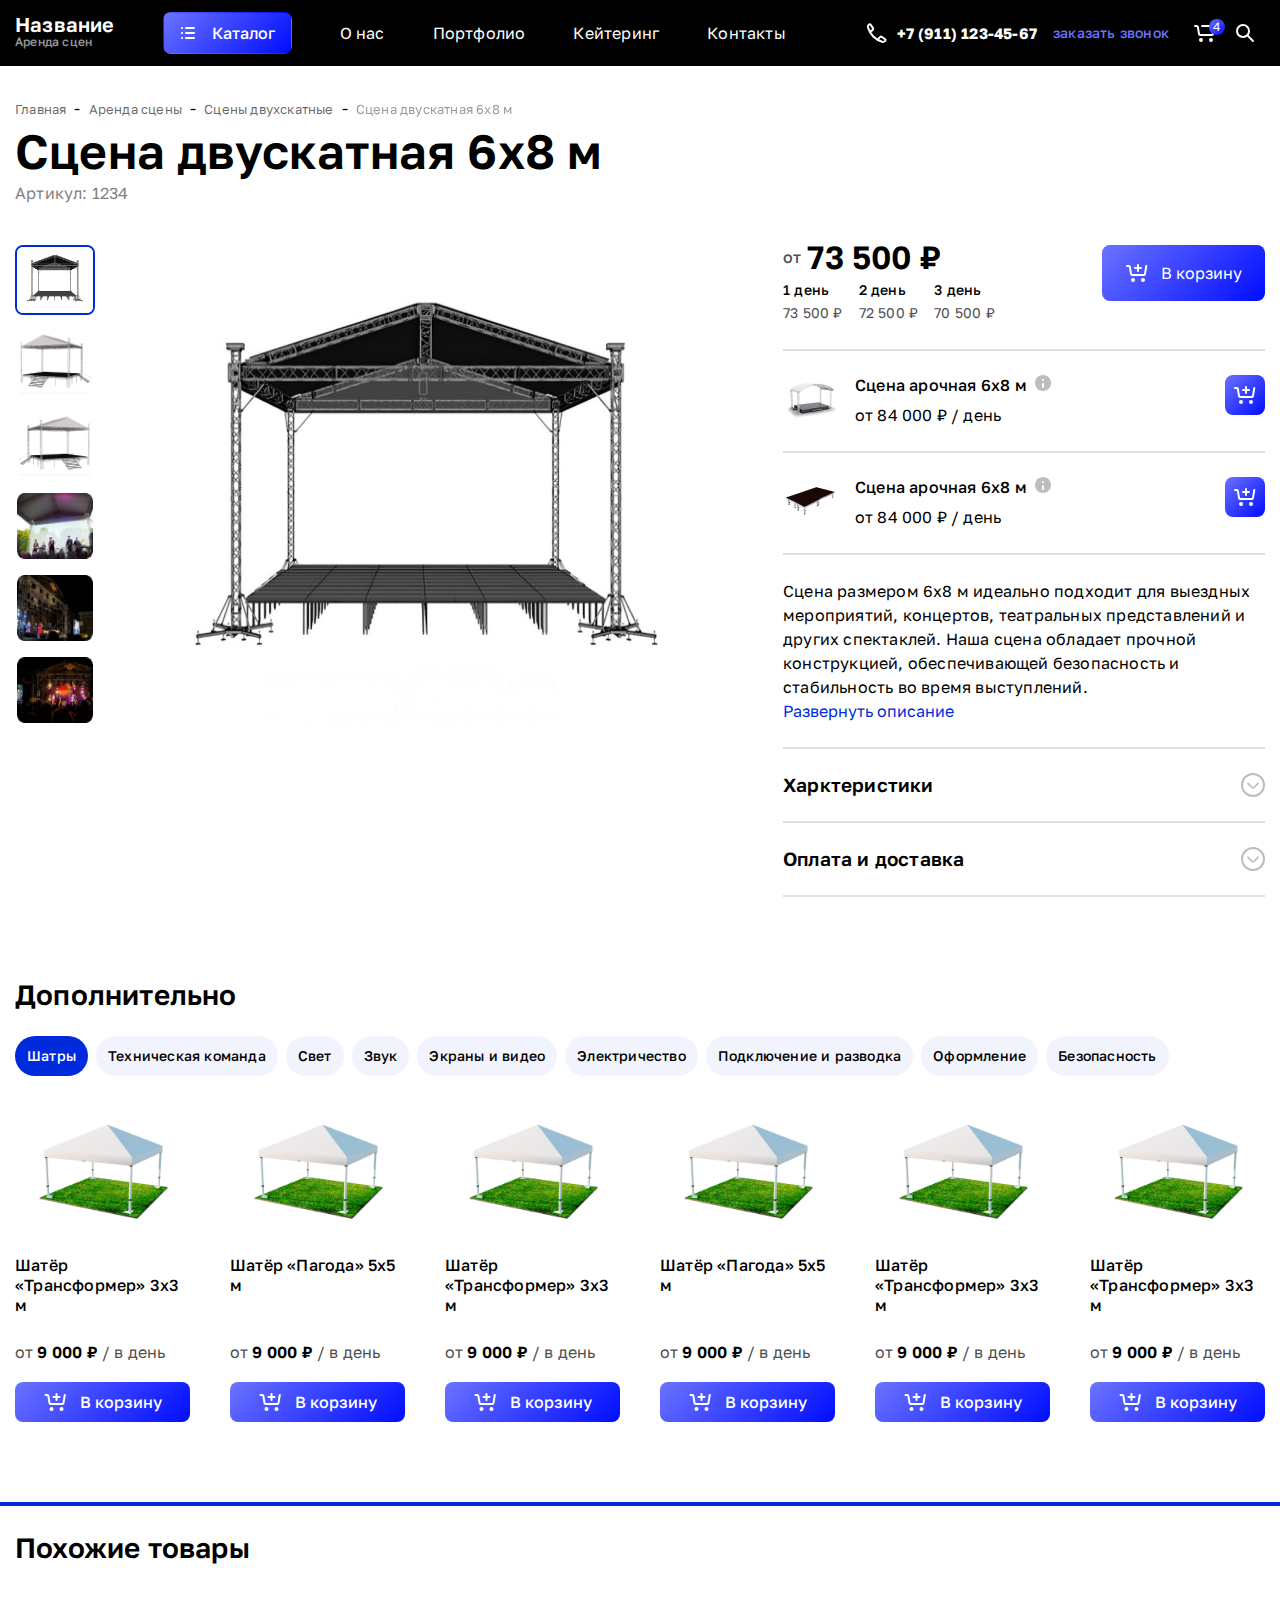
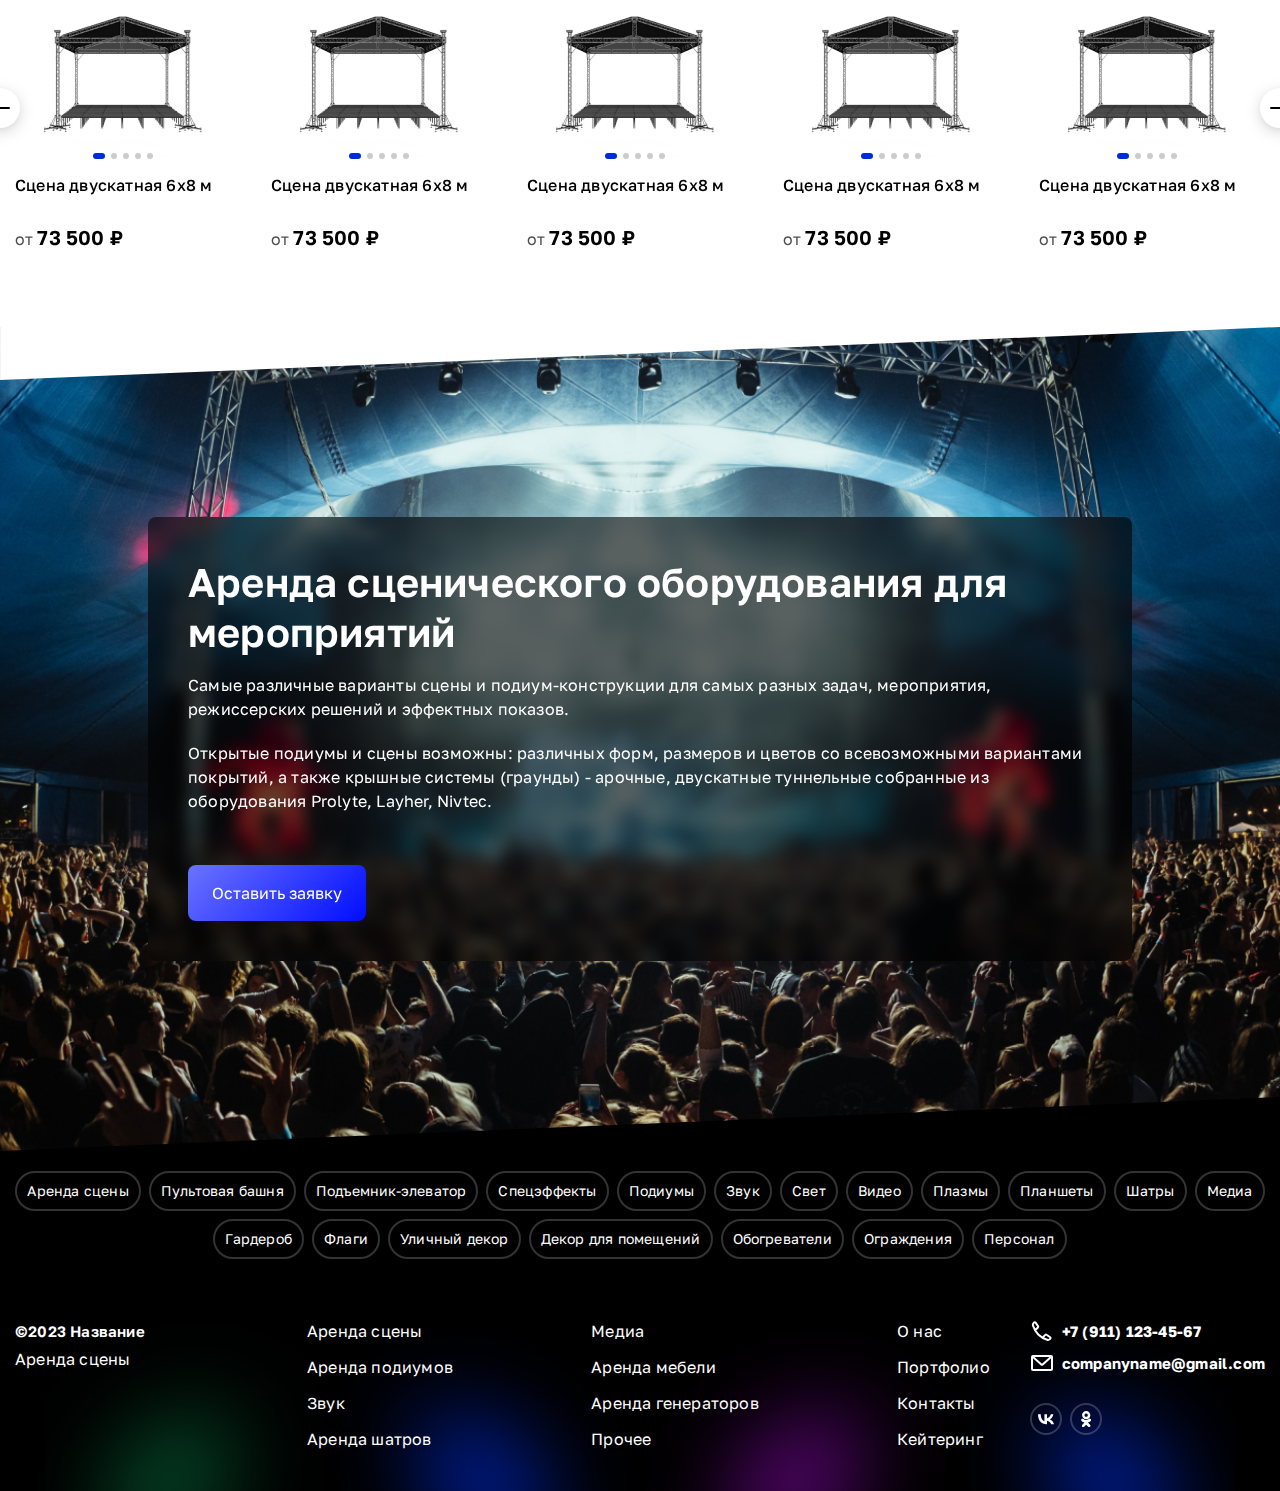
<file: product-details.html>
<!DOCTYPE html>
<html lang="ru">
<head>
  <meta charset="UTF-8">
  <meta http-equiv="X-UA-Compatible" content="IE=edge">
  <meta name="viewport" content="width=device-width, initial-scale=1.0">
  <link rel="preconnect" href="https://fonts.googleapis.com">
  <link rel="preconnect" href="https://fonts.gstatic.com" crossorigin>
  <link href="https://fonts.googleapis.com/css2?family=Golos+Text:wght@400;500;700;900&display=swap" rel="stylesheet">
  <link  rel="stylesheet" href="https://cdn.jsdelivr.net/npm/swiper@11/swiper-bundle.min.css"/>
  <link rel="stylesheet" href="https://cdn.jsdelivr.net/npm/@fancyapps/ui/dist/fancybox.css">
  <link rel="stylesheet" href="css/style.css">
  <title>Document</title>
</head>
<body>
  <div class="wrapper">
    <header class="header">
      <div class="container">
        <div class="header__inner">
          <nav class="header__nav">
            <a class="header__logo-box" href="#">
              <span class="header__logo-title">Название</span>
              <span class="header__logo-span">Аренда сцен</span>
            </a>
            <button class="header__catalog-open">
              <svg xmlns="http://www.w3.org/2000/svg" width="24" height="24" viewBox="0 0 24 24" fill="none">
                <path d="M10 7H18" stroke="white" stroke-width="2" stroke-linecap="round"/>
                <path d="M10 12H18" stroke="white" stroke-width="2" stroke-linecap="round"/>
                <path d="M10 17H18" stroke="white" stroke-width="2" stroke-linecap="round"/>
                <path fill-rule="evenodd" clip-rule="evenodd" d="M6 8C6.55228 8 7 7.55228 7 7C7 6.44772 6.55228 6 6 6C5.44772 6 5 6.44772 5 7C5 7.55228 5.44772 8 6 8Z" fill="white"/>
                <path fill-rule="evenodd" clip-rule="evenodd" d="M6 13C6.55228 13 7 12.5523 7 12C7 11.4477 6.55228 11 6 11C5.44772 11 5 11.4477 5 12C5 12.5523 5.44772 13 6 13Z" fill="white"/>
                <path fill-rule="evenodd" clip-rule="evenodd" d="M6 18C6.55228 18 7 17.5523 7 17C7 16.4477 6.55228 16 6 16C5.44772 16 5 16.4477 5 17C5 17.5523 5.44772 18 6 18Z" fill="white"/>
              </svg>
              Каталог
            </button>
            <ul class="header__nav-list">
              <li class="header__list-item"><a class="header__list-link" href="#">О нас</a></li>
              <li class="header__list-item"><a class="header__list-link" href="#">Портфолио</a></li>
              <li class="header__list-item"><a class="header__list-link" href="#">Кейтеринг</a></li>
              <li class="header__list-item"><a class="header__list-link" href="#">Контакты </a></li>
            </ul>
          </nav>
          <div class="header__contacts">
            <a class="header__contacts-phone" href="tel:+79111234567">
              <svg xmlns="http://www.w3.org/2000/svg" width="24" height="24" viewBox="0 0 24 24" fill="none">
                <path d="M12.7408 18.4036L15.3055 15.8389C15.6481 15.4963 16.1871 15.4486 16.5846 15.7258L20.1353 18.2023C20.6459 18.5584 20.7106 19.2894 20.2704 19.7296L19.8841 20.1159C19.1739 20.8261 18.1547 21.1338 17.1986 20.826C15.1336 20.1613 11.3767 18.6179 8.26175 15.503C5.14678 12.388 3.6034 8.63109 2.93871 6.56614C2.63093 5.60999 2.93859 4.59084 3.64885 3.88058L4.03512 3.49432C4.47529 3.05415 5.20634 3.11879 5.56244 3.62937L8.03888 7.18011C8.3161 7.57758 8.26844 8.11661 7.92578 8.45927L5.36113 11.0239" stroke="white" stroke-width="2" stroke-linecap="round"/>
              </svg>
              <span>+7 (911) 123-45-67</span>
            </a>
            <a class="header__contacts-link" href="#">заказать звонок</a>
            <div class="header__contacts-controls">
              <a class="header__cart-link" href="#">
                <svg xmlns="http://www.w3.org/2000/svg" width="24" height="24" viewBox="0 0 24 24" fill="none">
                  <path d="M21.2922 5L19.9463 13.1627C19.8666 13.6457 19.4491 14 18.9596 14H7.04304C6.55355 14 6.136 13.6457 6.05636 13.1627L4.84851 5.83731C4.76887 5.35434 4.35133 5 3.86183 5H2" stroke="white" stroke-width="2" stroke-linecap="round" stroke-linejoin="round"/>
                  <path fill-rule="evenodd" clip-rule="evenodd" d="M8 20C8.55228 20 9 19.5523 9 19C9 18.4477 8.55228 18 8 18C7.44772 18 7 18.4477 7 19C7 19.5523 7.44772 20 8 20Z" stroke="white" stroke-width="2"/>
                  <path fill-rule="evenodd" clip-rule="evenodd" d="M18 20C18.5523 20 19 19.5523 19 19C19 18.4477 18.5523 18 18 18C17.4477 18 17 18.4477 17 19C17 19.5523 17.4477 20 18 20Z" stroke="white" stroke-width="2"/>
                  <path d="M21 5L9 5" stroke="white" stroke-width="2" stroke-linecap="round" stroke-linejoin="round"/>
                </svg>
                <span>4</span>
              </a>
              <button class="header__search-btn">
                <svg xmlns="http://www.w3.org/2000/svg" width="24" height="24" viewBox="0 0 24 24" fill="none">
                  <path d="M14.4121 14.4121L20 20" stroke="white" stroke-width="2" stroke-linecap="round"/>
                  <path fill-rule="evenodd" clip-rule="evenodd" d="M10 16C13.3137 16 16 13.3137 16 10C16 6.68629 13.3137 4 10 4C6.68629 4 4 6.68629 4 10C4 13.3137 6.68629 16 10 16Z" stroke="white" stroke-width="2"/>
                </svg>
              </button>
            </div>
          </div>
          <button class="header__burger">
            <svg class="burger-icon" xmlns="http://www.w3.org/2000/svg" width="14" height="12" viewBox="0 0 14 12" fill="none">
              <path d="M1 1H13" stroke="white" stroke-width="2" stroke-linecap="round"/>
              <path d="M1 6H13" stroke="white" stroke-width="2" stroke-linecap="round"/>
              <path d="M1 11H13" stroke="white" stroke-width="2" stroke-linecap="round"/>
            </svg>
          </button>
        </div>
      </div>

      <div class="header__catalog popup">
        <div class="header__catalog-inner popup-content">
            <button class="header__catalog-inner--hide">
              <svg xmlns="http://www.w3.org/2000/svg" width="24" height="24" viewBox="0 0 24 24" fill="none">
                <path d="M17.6568 17.6569L6.34313 6.34315" stroke="#BDBDBD" stroke-width="2" stroke-linecap="round"/>
                <path d="M17.6569 6.34315L6.34317 17.6569" stroke="#BDBDBD" stroke-width="2" stroke-linecap="round"/>
              </svg>
            </button>
            <div class="header__catalog-tabs">
              <div class="header__catalog-tab catalog-tab" id="sceni">
                <svg xmlns="http://www.w3.org/2000/svg" width="24" height="24" viewBox="0 0 24 24" fill="none">
                  <path d="M3 22V10.4491C3 10.1634 3.12215 9.89142 3.33564 9.70166L11.3356 2.59055C11.7145 2.25376 12.2855 2.25376 12.6644 2.59055L20.6644 9.70166C20.8779 9.89142 21 10.1634 21 10.4491V22" stroke="black" stroke-width="2" stroke-linecap="round"/>
                  <path d="M4 19L20 19" stroke="black" stroke-width="2" stroke-linecap="round"/>
                  <path d="M4 11L20 11" stroke="black" stroke-width="2" stroke-linecap="round"/>
                </svg>
                <a href="#">Аренда сцены</a>
                <svg class="arrow" xmlns="http://www.w3.org/2000/svg" width="24" height="24" viewBox="0 0 24 24" fill="none">
                  <path d="M10 18L15.2929 12.7071C15.6834 12.3166 15.6834 11.6834 15.2929 11.2929L10 6" stroke="black" stroke-width="2" stroke-linecap="round"/>
                </svg>
              </div>
              <div class="header__catalog-tab catalog-tab" id="podium">
                <svg xmlns="http://www.w3.org/2000/svg" width="24" height="24" viewBox="0 0 24 24" fill="none">
                  <path d="M3 20C3 20.5523 3.44772 21 4 21H8C8.55228 21 9 20.5523 9 20V18C9 17.4477 9.44772 17 10 17H20C20.5523 17 21 16.5523 21 16V4C21 3.44772 20.5523 3 20 3H4C3.44772 3 3 3.44772 3 4V20Z" stroke="black" stroke-width="2" stroke-linecap="round"/>
                </svg>
                <a href="#">Аренда подиумов</a>
                <svg class="arrow" xmlns="http://www.w3.org/2000/svg" width="24" height="24" viewBox="0 0 24 24" fill="none">
                  <path d="M10 18L15.2929 12.7071C15.6834 12.3166 15.6834 11.6834 15.2929 11.2929L10 6" stroke="black" stroke-width="2" stroke-linecap="round"/>
                </svg>
              </div>
              <div class="header__catalog-tab catalog-tab" id="zvuk">
                <svg xmlns="http://www.w3.org/2000/svg" width="24" height="24" viewBox="0 0 24 24" fill="none">
                  <path d="M21 13H19C17.8954 13 17 13.8954 17 15V17C17 18.1046 17.8954 19 19 19V19C20.1046 19 21 18.1046 21 17V13C21 8.02944 16.9706 4 12 4C7.02944 4 3 8.02944 3 13V17C3 18.1046 3.89543 19 5 19V19C6.10457 19 7 18.1046 7 17V15C7 13.8954 6.10457 13 5 13H3" stroke="black" stroke-width="2"/>
                </svg>
                <a href="#">Звук</a>
                <svg class="arrow" xmlns="http://www.w3.org/2000/svg" width="24" height="24" viewBox="0 0 24 24" fill="none">
                  <path d="M10 18L15.2929 12.7071C15.6834 12.3166 15.6834 11.6834 15.2929 11.2929L10 6" stroke="black" stroke-width="2" stroke-linecap="round"/>
                </svg>
              </div>
              <div class="header__catalog-tab catalog-tab" id="shatr">
                <svg xmlns="http://www.w3.org/2000/svg" width="24" height="24" viewBox="0 0 24 24" fill="none">
                  <path d="M4 21H20C20.5304 21 21.0391 20.7893 21.4142 20.4142C21.7893 20.0391 22 19.5304 22 19V13C22 10.3478 20.9464 7.8043 19.0711 5.92893C17.1957 4.05357 14.6522 3 12 3C10.6868 3 9.38642 3.25866 8.17317 3.7612C6.95991 4.26375 5.85752 5.00035 4.92893 5.92893C3.05357 7.8043 2 10.3478 2 13V19C2 19.5304 2.21071 20.0391 2.58579 20.4142C2.96086 20.7893 3.46957 21 4 21V21Z" stroke="black" stroke-width="2" stroke-linecap="round" stroke-linejoin="round"/>
                  <path d="M7 13C7 11.8954 7.89543 11 9 11H15C16.1046 11 17 11.8954 17 13V21H7V13Z" stroke="black" stroke-width="2"/>
                </svg>
                <a href="#">Аренда шатров</a>
                <svg class="arrow" xmlns="http://www.w3.org/2000/svg" width="24" height="24" viewBox="0 0 24 24" fill="none">
                  <path d="M10 18L15.2929 12.7071C15.6834 12.3166 15.6834 11.6834 15.2929 11.2929L10 6" stroke="black" stroke-width="2" stroke-linecap="round"/>
                </svg>
              </div>
              <div class="header__catalog-tab catalog-tab" id="media">
                <svg xmlns="http://www.w3.org/2000/svg" width="24" height="24" viewBox="0 0 24 24" fill="none">
                  <rect x="20" y="6" width="12" height="16" rx="1" transform="rotate(90 20 6)" stroke="black" stroke-width="2" stroke-linecap="round" stroke-linejoin="round"/>
                  <path d="M2 18H22" stroke="black" stroke-width="2" stroke-linecap="round"/>
                  <path d="M4 17H20" stroke="black" stroke-width="2" stroke-linecap="round"/>
                </svg>
                <a href="#">Медиа</a>
                <svg class="arrow" xmlns="http://www.w3.org/2000/svg" width="24" height="24" viewBox="0 0 24 24" fill="none">
                  <path d="M10 18L15.2929 12.7071C15.6834 12.3166 15.6834 11.6834 15.2929 11.2929L10 6" stroke="black" stroke-width="2" stroke-linecap="round"/>
                </svg>
              </div>
              <div class="header__catalog-tab catalog-tab" id="furniture">
                <svg xmlns="http://www.w3.org/2000/svg" width="18" height="22" viewBox="0 0 18 22" fill="none">
                  <path d="M17 21V11C17 10.4696 16.7893 9.96086 16.4142 9.58579C16.0391 9.21071 15.5304 9 15 9H3" stroke="black" stroke-width="2" stroke-linecap="round" stroke-linejoin="round"/>
                  <path d="M1 1L3.88 13.5C3.96468 13.828 3.96468 14.172 3.88 14.5L2 21" stroke="black" stroke-width="2" stroke-linecap="round" stroke-linejoin="round"/>
                  <path d="M17 14L4 14" stroke="black" stroke-width="2" stroke-linecap="round" stroke-linejoin="round"/>
                </svg>
                <a href="#">Аренда мебели</a>
                <svg class="arrow" xmlns="http://www.w3.org/2000/svg" width="24" height="24" viewBox="0 0 24 24" fill="none">
                  <path d="M10 18L15.2929 12.7071C15.6834 12.3166 15.6834 11.6834 15.2929 11.2929L10 6" stroke="black" stroke-width="2" stroke-linecap="round"/>
                </svg>
              </div>
              <div class="header__catalog-tab catalog-tab" id="generator">
                <svg xmlns="http://www.w3.org/2000/svg" width="24" height="24" viewBox="0 0 24 24" fill="none">
                  <path fill-rule="evenodd" clip-rule="evenodd" d="M6.2588 14.2256C6.01739 14.2256 5.9289 14.0588 6.06148 13.8526L13.594 2.1353C13.7265 1.9293 13.8338 1.96035 13.8338 2.21602V9.32069C13.8338 9.57127 14.0367 9.77441 14.2709 9.77441H18.7381C18.9795 9.77441 19.068 9.94117 18.9354 10.1474L11.4029 21.8647C11.2705 22.0707 11.1631 22.0396 11.1631 21.784V14.6793C11.1631 14.4287 10.9602 14.2256 10.726 14.2256H6.2588Z" stroke="black" stroke-width="2" stroke-linecap="round" stroke-linejoin="round"/>
                </svg>
                <a href="#">Аренда генераторов</a>
                <svg class="arrow" xmlns="http://www.w3.org/2000/svg" width="24" height="24" viewBox="0 0 24 24" fill="none">
                  <path d="M10 18L15.2929 12.7071C15.6834 12.3166 15.6834 11.6834 15.2929 11.2929L10 6" stroke="black" stroke-width="2" stroke-linecap="round"/>
                </svg>
              </div>
              <div class="header__catalog-tab catalog-tab" id="other">
                <svg xmlns="http://www.w3.org/2000/svg" width="19" height="20" viewBox="0 0 19 20" fill="none">
                  <path d="M1 2.125V19" stroke="black" stroke-width="2" stroke-linecap="round"/>
                  <path d="M1.125 3.25C1.125 3.25 3.125 1 6.125 1C9.125 1 11.4107 3.25 13.6964 3.25C15.9821 3.25 17.125 2.125 17.125 2.125" stroke="black" stroke-width="2" stroke-linecap="round"/>
                  <path d="M1.125 13.375C1.125 13.375 3.125 11.125 6.125 11.125C9.125 11.125 11.4107 13.375 13.6964 13.375C15.9821 13.375 17.125 12.25 17.125 12.25V2.125" stroke="black" stroke-width="2" stroke-linecap="round"/>
                </svg>
                <a href="#">Прочее</a>
                <svg class="arrow" xmlns="http://www.w3.org/2000/svg" width="24" height="24" viewBox="0 0 24 24" fill="none">
                  <path d="M10 18L15.2929 12.7071C15.6834 12.3166 15.6834 11.6834 15.2929 11.2929L10 6" stroke="black" stroke-width="2" stroke-linecap="round"/>
                </svg>
              </div>
            </div>
            <div class="header__tab-content-wrapper tabs-inner">
              <div class="header__tab-content" data-links="sceni">
                <div class="tabs-inner__dropdown-item dropdown-item">
                  <div class="tabs-inner__dropdown-head">
                    <a href="#">Все сцены</a>
                    <svg class="drop-arrow" xmlns="http://www.w3.org/2000/svg" width="24" height="24" viewBox="0 0 24 24" fill="none">
                      <path d="M6 10L11.2929 15.2929C11.6834 15.6834 12.3166 15.6834 12.7071 15.2929L18 10" stroke="#002BDC" stroke-width="2" stroke-linecap="round"/>
                    </svg>
                  </div>
                  <ul class="tabs-inner__dropdown-list">
                    <li><a class="tabs-inner__dropdown-link dropdown-link--active" href="#">Двухскатная</a></li>
                    <li><a class="tabs-inner__dropdown-link" href="#">Односкатная</a></li>
                    <li><a class="tabs-inner__dropdown-link" href="#">Арочная</a></li>
                    <li><a class="tabs-inner__dropdown-link" href="#">С полукруглым вылетом</a></li>
                    <li><a class="tabs-inner__dropdown-link" href="#">Сценический комплекс</a></li>
                    <li><a class="tabs-inner__dropdown-link" href="#">Без крыши</a></li>
                  </ul>
                </div>
                <div class="tabs-inner__dropdown-item dropdown-item">
                  <div class="tabs-inner__dropdown-head">
                    <a href="#">Пультовая башня</a>
                  </div>
                </div>
                <div class="tabs-inner__dropdown-item dropdown-item">
                  <div class="tabs-inner__dropdown-head">
                    <a href="#">Подъемник-элеватор</a>
                  </div>
                </div>
                <div class="tabs-inner__dropdown-item dropdown-item">
                  <div class="tabs-inner__dropdown-head">
                    <a href="#">Спецэффекты</a>
                  </div>
                </div>
                <div class="tabs-inner__dropdown-item dropdown-item">
                  <div class="tabs-inner__dropdown-head">
                    <a href="#">Надувная сцена</a>
                  </div>
                </div>
              </div>
              <div class="header__tab-content" data-links="podium">
                <div class="tabs-inner__dropdown-item dropdown-item">
                  <div class="tabs-inner__dropdown-head">
                    <a href="#">Подиумы</a>
                  </div>
                </div>
                <div class="tabs-inner__dropdown-item dropdown-item">
                  <div class="tabs-inner__dropdown-head">
                    <a href="#">Автоподиумы</a>
                  </div>
                </div>
                <div class="tabs-inner__dropdown-item dropdown-item">
                  <div class="tabs-inner__dropdown-head">
                    <a href="#">Круглые подиумы</a>
                  </div>
                </div>
              </div>
              <div class="header__tab-content" data-links="zvuk">
                <div class="tabs-inner__dropdown-item dropdown-item">
                  <div class="tabs-inner__dropdown-head">
                    <a href="#">Ссылка 1</a>
                  </div>
                </div>
                <div class="tabs-inner__dropdown-item dropdown-item">
                  <div class="tabs-inner__dropdown-head">
                    <a href="#">Ссылка 2</a>
                  </div>
                </div>
                <div class="tabs-inner__dropdown-item dropdown-item">
                  <div class="tabs-inner__dropdown-head">
                    <a href="#">Ссылка 3</a>
                  </div>
                </div>
              </div>
              <div class="header__tab-content" data-links="shatr">
                <div class="tabs-inner__dropdown-item dropdown-item">
                  <div class="tabs-inner__dropdown-head">
                    <a href="#">Ссылка 1</a>
                  </div>
                </div>
                <div class="tabs-inner__dropdown-item dropdown-item">
                  <div class="tabs-inner__dropdown-head">
                    <a href="#">Ссылка 2</a>
                  </div>
                </div>
                <div class="tabs-inner__dropdown-item dropdown-item">
                  <div class="tabs-inner__dropdown-head">
                    <a href="#">Ссылка 3</a>
                  </div>
                </div>
                <div class="tabs-inner__dropdown-item dropdown-item">
                  <div class="tabs-inner__dropdown-head">
                    <a href="#">Ссылка 4</a>
                  </div>
                </div>
              </div>
              <div class="header__tab-content" data-links="media">
                <div class="tabs-inner__dropdown-item dropdown-item">
                  <div class="tabs-inner__dropdown-head">
                    <a href="#">Ссылка 1</a>
                  </div>
                </div>
                <div class="tabs-inner__dropdown-item dropdown-item">
                  <div class="tabs-inner__dropdown-head">
                    <a href="#">Ссылка 2</a>
                  </div>
                </div>
                <div class="tabs-inner__dropdown-item dropdown-item">
                  <div class="tabs-inner__dropdown-head">
                    <a href="#">Ссылка 3</a>
                  </div>
                </div>
                <div class="tabs-inner__dropdown-item dropdown-item">
                  <div class="tabs-inner__dropdown-head">
                    <a href="#">Ссылка 4</a>
                  </div>
                </div>
                <div class="tabs-inner__dropdown-item dropdown-item">
                  <div class="tabs-inner__dropdown-head">
                    <a href="#">Ссылка 5</a>
                  </div>
                </div>
              </div>
              <div class="header__tab-content" data-links="furniture">
                <div class="tabs-inner__dropdown-item dropdown-item">
                  <div class="tabs-inner__dropdown-head">
                    <a href="#">Подиумы</a>
                  </div>
                </div>
                <div class="tabs-inner__dropdown-item dropdown-item">
                  <div class="tabs-inner__dropdown-head">
                    <a href="#">Автоподиумы</a>
                  </div>
                </div>
                <div class="tabs-inner__dropdown-item dropdown-item">
                  <div class="tabs-inner__dropdown-head">
                    <a href="#">Круглые подиумы</a>
                  </div>
                </div>
              </div>
              <div class="header__tab-content" data-links="generator">
                <div class="tabs-inner__dropdown-item dropdown-item">
                  <div class="tabs-inner__dropdown-head">
                    <a href="#">Ссылка 1</a>
                  </div>
                </div>
                <div class="tabs-inner__dropdown-item dropdown-item">
                  <div class="tabs-inner__dropdown-head">
                    <a href="#">Ссылка 2</a>
                  </div>
                </div>
                <div class="tabs-inner__dropdown-item dropdown-item">
                  <div class="tabs-inner__dropdown-head">
                    <a href="#">Ссылка 3</a>
                  </div>
                </div>
              </div>
              <div class="header__tab-content" data-links="other">
                <div class="tabs-inner__dropdown-item dropdown-item">
                  <div class="tabs-inner__dropdown-head">
                    <a href="#">Ссылка 1</a>
                  </div>
                </div>
                <div class="tabs-inner__dropdown-item dropdown-item">
                  <div class="tabs-inner__dropdown-head">
                    <a href="#">Ссылка 2</a>
                  </div>
                </div>
                <div class="tabs-inner__dropdown-item dropdown-item">
                  <div class="tabs-inner__dropdown-head">
                    <a href="#">Ссылка 3</a>
                  </div>
                </div>
                <div class="tabs-inner__dropdown-item dropdown-item">
                  <div class="tabs-inner__dropdown-head">
                    <a href="#">Ссылка 4</a>
                  </div>
                </div>
                <div class="tabs-inner__dropdown-item dropdown-item">
                  <div class="tabs-inner__dropdown-head">
                    <a href="#">Ссылка 5</a>
                  </div>
                </div>
                <div class="tabs-inner__dropdown-item dropdown-item">
                  <div class="tabs-inner__dropdown-head">
                    <a href="#">Ссылка 6</a>
                  </div>
                </div>
              </div>
            </div>
        </div>
      </div>

      <div class="mobile-drawer popup">
        <div class="mobile-drawer__content">
          <button class="mobile-drawer__btn-close">
            <svg xmlns="http://www.w3.org/2000/svg" width="24" height="24" viewBox="0 0 24 24" fill="none">
              <path d="M17.6569 17.6568L6.34316 6.34309" stroke="#BDBDBD" stroke-width="2" stroke-linecap="round"/>
              <path d="M17.6568 6.34309L6.34314 17.6568" stroke="#BDBDBD" stroke-width="2" stroke-linecap="round"/>
            </svg>
          </button>
          <div class="mobile-drawer__content-title">Каталог</div>
          <div class="mobile-drawer__links-box">
            
            <div class="mobile-drawer__dropdown-item dropdown-item">
              <div class="mobile-drawer__dropdown-head">
                <svg xmlns="http://www.w3.org/2000/svg" width="24" height="24" viewBox="0 0 24 24" fill="none">
                  <path d="M3 22V10.4491C3 10.1634 3.12215 9.89142 3.33564 9.70166L11.3356 2.59055C11.7145 2.25376 12.2855 2.25376 12.6644 2.59055L20.6644 9.70166C20.8779 9.89142 21 10.1634 21 10.4491V22" stroke="black" stroke-width="2" stroke-linecap="round"/>
                  <path d="M4 19L20 19" stroke="black" stroke-width="2" stroke-linecap="round"/>
                  <path d="M4 11L20 11" stroke="black" stroke-width="2" stroke-linecap="round"/>
                </svg>
                <a href="#">Аренда сцены</a>
                <svg class="drop-arrow" xmlns="http://www.w3.org/2000/svg" width="24" height="24" viewBox="0 0 24 24" fill="none">
                  <path d="M6 10L11.2929 15.2929C11.6834 15.6834 12.3166 15.6834 12.7071 15.2929L18 10" stroke="black" stroke-width="2" stroke-linecap="round"/>
                </svg>
              </div>
              <ul class="tabs-inner__dropdown-list">
                <div class="mobile-drawer__sub-dropdown dropdown-item">
                  <div class="sub-dropdown__head">
                    <a class="mobile-drawer__dropdown-link" href="#">Все сцены</a>
                    <svg class="drop-arrow" xmlns="http://www.w3.org/2000/svg" width="24" height="24" viewBox="0 0 24 24" fill="none">
                      <path d="M6 10L11.2929 15.2929C11.6834 15.6834 12.3166 15.6834 12.7071 15.2929L18 10" stroke="black" stroke-width="2" stroke-linecap="round"/>
                    </svg>
                  </div>
                  <ul class="sub-dropdown__list">
                    <li><a class="link-active" href="#">Двухскатная</a></li>
                    <li><a href="#">Односкатная</a></li>
                    <li><a href="#">Арочная</a></li>
                    <li><a href="#">С полукруглым вылетом</a></li>
                    <li><a href="#">Сценический комплекс</a></li>
                    <li><a href="#">Без крыши</a></li>
                  </ul>
                </div>
                <a class="mobile-drawer__dropdown-link" href="#">Пультовая башня</a>
                <a class="mobile-drawer__dropdown-link" href="#">Подъемник-элеватор</a>
                <a class="mobile-drawer__dropdown-link" href="#">Спецэффекты</a>
                <a class="mobile-drawer__dropdown-link" href="#">Надувная сцена</a>
              </ul> 
            </div>

            <div class="mobile-drawer__dropdown-item dropdown-item">
              <div class="mobile-drawer__dropdown-head">
                <svg xmlns="http://www.w3.org/2000/svg" width="24" height="24" viewBox="0 0 24 24" fill="none">
                  <path d="M3 20C3 20.5523 3.44772 21 4 21H8C8.55228 21 9 20.5523 9 20V18C9 17.4477 9.44772 17 10 17H20C20.5523 17 21 16.5523 21 16V4C21 3.44772 20.5523 3 20 3H4C3.44772 3 3 3.44772 3 4V20Z" stroke="black" stroke-width="2" stroke-linecap="round"/>
                </svg>
                <a href="#">Аренда подиумов</a>
                <svg class="drop-arrow" xmlns="http://www.w3.org/2000/svg" width="24" height="24" viewBox="0 0 24 24" fill="none">
                  <path d="M6 10L11.2929 15.2929C11.6834 15.6834 12.3166 15.6834 12.7071 15.2929L18 10" stroke="black" stroke-width="2" stroke-linecap="round"/>
                </svg>
              </div>
              <ul class="tabs-inner__dropdown-list">
                <a class="mobile-drawer__dropdown-link" href="#">Все сцены</a>
                <a class="mobile-drawer__dropdown-link" href="#">Пультовая башня</a>
                <a class="mobile-drawer__dropdown-link" href="#">Подъемник-элеватор</a>
                <a class="mobile-drawer__dropdown-link" href="#">Спецэффекты</a>
                <a class="mobile-drawer__dropdown-link" href="#">Надувная сцена</a>
              </ul> 
            </div>

            <div class="mobile-drawer__dropdown-item dropdown-item">
              <div class="mobile-drawer__dropdown-head">
                <svg xmlns="http://www.w3.org/2000/svg" width="24" height="24" viewBox="0 0 24 24" fill="none">
                  <path d="M21 13H19C17.8954 13 17 13.8954 17 15V17C17 18.1046 17.8954 19 19 19V19C20.1046 19 21 18.1046 21 17V13C21 8.02944 16.9706 4 12 4C7.02944 4 3 8.02944 3 13V17C3 18.1046 3.89543 19 5 19V19C6.10457 19 7 18.1046 7 17V15C7 13.8954 6.10457 13 5 13H3" stroke="black" stroke-width="2"/>
                </svg>
                <a href="#">Звук</a>
                <svg class="drop-arrow" xmlns="http://www.w3.org/2000/svg" width="24" height="24" viewBox="0 0 24 24" fill="none">
                  <path d="M6 10L11.2929 15.2929C11.6834 15.6834 12.3166 15.6834 12.7071 15.2929L18 10" stroke="black" stroke-width="2" stroke-linecap="round"/>
                </svg>
              </div>
              <ul class="tabs-inner__dropdown-list">
                <a class="mobile-drawer__dropdown-link" href="#">Все сцены</a>
                <a class="mobile-drawer__dropdown-link" href="#">Пультовая башня</a>
                <a class="mobile-drawer__dropdown-link" href="#">Подъемник-элеватор</a>
                <a class="mobile-drawer__dropdown-link" href="#">Спецэффекты</a>
                <a class="mobile-drawer__dropdown-link" href="#">Надувная сцена</a>
              </ul> 
            </div>

            <div class="mobile-drawer__dropdown-item dropdown-item">
              <div class="mobile-drawer__dropdown-head">
                <svg xmlns="http://www.w3.org/2000/svg" width="24" height="24" viewBox="0 0 24 24" fill="none">
                  <path d="M4 21H20C20.5304 21 21.0391 20.7893 21.4142 20.4142C21.7893 20.0391 22 19.5304 22 19V13C22 10.3478 20.9464 7.8043 19.0711 5.92893C17.1957 4.05357 14.6522 3 12 3C10.6868 3 9.38642 3.25866 8.17317 3.7612C6.95991 4.26375 5.85752 5.00035 4.92893 5.92893C3.05357 7.8043 2 10.3478 2 13V19C2 19.5304 2.21071 20.0391 2.58579 20.4142C2.96086 20.7893 3.46957 21 4 21V21Z" stroke="black" stroke-width="2" stroke-linecap="round" stroke-linejoin="round"/>
                  <path d="M7 13C7 11.8954 7.89543 11 9 11H15C16.1046 11 17 11.8954 17 13V21H7V13Z" stroke="black" stroke-width="2"/>
                </svg>
                <a href="#">Аренда шатров</a>
                <svg class="drop-arrow" xmlns="http://www.w3.org/2000/svg" width="24" height="24" viewBox="0 0 24 24" fill="none">
                  <path d="M6 10L11.2929 15.2929C11.6834 15.6834 12.3166 15.6834 12.7071 15.2929L18 10" stroke="black" stroke-width="2" stroke-linecap="round"/>
                </svg>
              </div>
              <ul class="tabs-inner__dropdown-list">
                <a class="mobile-drawer__dropdown-link" href="#">Все сцены</a>
                <a class="mobile-drawer__dropdown-link" href="#">Пультовая башня</a>
                <a class="mobile-drawer__dropdown-link" href="#">Подъемник-элеватор</a>
                <a class="mobile-drawer__dropdown-link" href="#">Спецэффекты</a>
                <a class="mobile-drawer__dropdown-link" href="#">Надувная сцена</a>
              </ul> 
            </div>

            <div class="mobile-drawer__dropdown-item dropdown-item">
              <div class="mobile-drawer__dropdown-head">
                <svg xmlns="http://www.w3.org/2000/svg" width="24" height="24" viewBox="0 0 24 24" fill="none">
                  <rect x="20" y="6" width="12" height="16" rx="1" transform="rotate(90 20 6)" stroke="black" stroke-width="2" stroke-linecap="round" stroke-linejoin="round"/>
                  <path d="M2 18H22" stroke="black" stroke-width="2" stroke-linecap="round"/>
                  <path d="M4 17H20" stroke="black" stroke-width="2" stroke-linecap="round"/>
                </svg>
                <a href="#">Медиа</a>
                <svg class="drop-arrow" xmlns="http://www.w3.org/2000/svg" width="24" height="24" viewBox="0 0 24 24" fill="none">
                  <path d="M6 10L11.2929 15.2929C11.6834 15.6834 12.3166 15.6834 12.7071 15.2929L18 10" stroke="black" stroke-width="2" stroke-linecap="round"/>
                </svg>
              </div>
              <ul class="tabs-inner__dropdown-list">
                <a class="mobile-drawer__dropdown-link" href="#">Все сцены</a>
                <a class="mobile-drawer__dropdown-link" href="#">Пультовая башня</a>
                <a class="mobile-drawer__dropdown-link" href="#">Подъемник-элеватор</a>
                <a class="mobile-drawer__dropdown-link" href="#">Спецэффекты</a>
                <a class="mobile-drawer__dropdown-link" href="#">Надувная сцена</a>
              </ul> 
            </div>

            <div class="mobile-drawer__dropdown-item dropdown-item">
              <div class="mobile-drawer__dropdown-head">
                <svg xmlns="http://www.w3.org/2000/svg" width="18" height="22" viewBox="0 0 18 22" fill="none">
                  <path d="M17 21V11C17 10.4696 16.7893 9.96086 16.4142 9.58579C16.0391 9.21071 15.5304 9 15 9H3" stroke="black" stroke-width="2" stroke-linecap="round" stroke-linejoin="round"/>
                  <path d="M1 1L3.88 13.5C3.96468 13.828 3.96468 14.172 3.88 14.5L2 21" stroke="black" stroke-width="2" stroke-linecap="round" stroke-linejoin="round"/>
                  <path d="M17 14L4 14" stroke="black" stroke-width="2" stroke-linecap="round" stroke-linejoin="round"/>
                </svg>
                <a href="#">Аренда мебели</a>
                <svg class="drop-arrow" xmlns="http://www.w3.org/2000/svg" width="24" height="24" viewBox="0 0 24 24" fill="none">
                  <path d="M6 10L11.2929 15.2929C11.6834 15.6834 12.3166 15.6834 12.7071 15.2929L18 10" stroke="black" stroke-width="2" stroke-linecap="round"/>
                </svg>
              </div>
              <ul class="tabs-inner__dropdown-list">
                <a class="mobile-drawer__dropdown-link" href="#">Все сцены</a>
                <a class="mobile-drawer__dropdown-link" href="#">Пультовая башня</a>
                <a class="mobile-drawer__dropdown-link" href="#">Подъемник-элеватор</a>
                <a class="mobile-drawer__dropdown-link" href="#">Спецэффекты</a>
                <a class="mobile-drawer__dropdown-link" href="#">Надувная сцена</a>
              </ul> 
            </div>

            <div class="mobile-drawer__dropdown-item dropdown-item">
              <div class="mobile-drawer__dropdown-head">
                <svg xmlns="http://www.w3.org/2000/svg" width="24" height="24" viewBox="0 0 24 24" fill="none">
                  <path fill-rule="evenodd" clip-rule="evenodd" d="M6.2588 14.2256C6.01739 14.2256 5.9289 14.0588 6.06148 13.8526L13.594 2.1353C13.7265 1.9293 13.8338 1.96035 13.8338 2.21602V9.32069C13.8338 9.57127 14.0367 9.77441 14.2709 9.77441H18.7381C18.9795 9.77441 19.068 9.94117 18.9354 10.1474L11.4029 21.8647C11.2705 22.0707 11.1631 22.0396 11.1631 21.784V14.6793C11.1631 14.4287 10.9602 14.2256 10.726 14.2256H6.2588Z" stroke="black" stroke-width="2" stroke-linecap="round" stroke-linejoin="round"/>
                  </svg>
                <a href="#">Аренда генераторов</a>
                <svg class="drop-arrow" xmlns="http://www.w3.org/2000/svg" width="24" height="24" viewBox="0 0 24 24" fill="none">
                  <path d="M6 10L11.2929 15.2929C11.6834 15.6834 12.3166 15.6834 12.7071 15.2929L18 10" stroke="black" stroke-width="2" stroke-linecap="round"/>
                </svg>
              </div>
              <ul class="tabs-inner__dropdown-list">
                <a class="mobile-drawer__dropdown-link" href="#">Все сцены</a>
                <a class="mobile-drawer__dropdown-link" href="#">Пультовая башня</a>
                <a class="mobile-drawer__dropdown-link" href="#">Подъемник-элеватор</a>
                <a class="mobile-drawer__dropdown-link" href="#">Спецэффекты</a>
                <a class="mobile-drawer__dropdown-link" href="#">Надувная сцена</a>
              </ul> 
            </div>

            <div class="mobile-drawer__dropdown-item dropdown-item">
              <div class="mobile-drawer__dropdown-head">
                <svg xmlns="http://www.w3.org/2000/svg" width="19" height="20" viewBox="0 0 19 20" fill="none">
                  <path d="M1 2.125V19" stroke="black" stroke-width="2" stroke-linecap="round"/>
                  <path d="M1.125 3.25C1.125 3.25 3.125 1 6.125 1C9.125 1 11.4107 3.25 13.6964 3.25C15.9821 3.25 17.125 2.125 17.125 2.125" stroke="black" stroke-width="2" stroke-linecap="round"/>
                  <path d="M1.125 13.375C1.125 13.375 3.125 11.125 6.125 11.125C9.125 11.125 11.4107 13.375 13.6964 13.375C15.9821 13.375 17.125 12.25 17.125 12.25V2.125" stroke="black" stroke-width="2" stroke-linecap="round"/>
                </svg>
                <a href="#">Прочее</a>
                <svg class="drop-arrow" xmlns="http://www.w3.org/2000/svg" width="24" height="24" viewBox="0 0 24 24" fill="none">
                  <path d="M6 10L11.2929 15.2929C11.6834 15.6834 12.3166 15.6834 12.7071 15.2929L18 10" stroke="black" stroke-width="2" stroke-linecap="round"/>
                </svg>
              </div>
              <ul class="tabs-inner__dropdown-list">
                <a class="mobile-drawer__dropdown-link" href="#">Все сцены</a>
                <a class="mobile-drawer__dropdown-link" href="#">Пультовая башня</a>
                <a class="mobile-drawer__dropdown-link" href="#">Подъемник-элеватор</a>
                <a class="mobile-drawer__dropdown-link" href="#">Спецэффекты</a>
                <a class="mobile-drawer__dropdown-link" href="#">Надувная сцена</a>
              </ul> 
            </div>
          
          </div>
          <nav class="mobile-drawer__nav">
            <ul class="mobile-drawer__nav-list">
              <li>
                <a class="mobile-drawer__nav-list-link" href="#">
                  <svg xmlns="http://www.w3.org/2000/svg" width="24" height="24" viewBox="0 0 24 24" fill="none">
                    <path d="M4 20C4 17 8 17 10 15C11 14 8 14 8 9C8 5.667 9.333 4 12 4C14.667 4 16 5.667 16 9C16 14 13 14 14 15C16 17 20 17 20 20" stroke="black" stroke-width="2" stroke-linecap="round"/>
                  </svg>
                  О нас
                </a>
              </li>
              <li>
                <a class="mobile-drawer__nav-list-link" href="#">
                  <svg xmlns="http://www.w3.org/2000/svg" width="20" height="15" viewBox="0 0 20 15" fill="none">
                    <path fill-rule="evenodd" clip-rule="evenodd" d="M6 3L6.7396 1.8906C7.11053 1.3342 7.73499 1 8.4037 1H11.5963C12.265 1 12.8895 1.3342 13.2604 1.8906L14 3H19V14H1V3H6Z" stroke="black" stroke-width="2" stroke-linecap="round" stroke-linejoin="round"/>
                    <path fill-rule="evenodd" clip-rule="evenodd" d="M10 11C11.6569 11 13 9.65685 13 8C13 6.34315 11.6569 5 10 5C8.34315 5 7 6.34315 7 8C7 9.65685 8.34315 11 10 11Z" stroke="black" stroke-width="2"/>
                  </svg>
                  Портфолио
                </a>
              </li>
              <li>
                <a class="mobile-drawer__nav-list-link" href="#">
                  <svg xmlns="http://www.w3.org/2000/svg" width="24" height="24" viewBox="0 0 24 24" fill="none">
                    <path d="M8 4V20" stroke="black" stroke-width="2" stroke-linecap="round" stroke-linejoin="round"/>
                    <path d="M18 12C18 12 15 11 15 8C15 5 18 4 18 4V20" stroke="black" stroke-width="2" stroke-linecap="round" stroke-linejoin="round"/>
                    <path d="M5 4V7C5 8.65685 6.34315 10 8 10V10C9.65685 10 11 8.65685 11 7V4" stroke="black" stroke-width="2" stroke-linecap="round" stroke-linejoin="round"/>
                  </svg>
                  Кейтеринг
                </a>
              </li>
              <li>
                <a class="mobile-drawer__nav-list-link" href="#">
                  <svg xmlns="http://www.w3.org/2000/svg" width="24" height="24" viewBox="0 0 24 24" fill="none">
                    <path d="M3 6L11.3356 13.4095C11.7145 13.7462 12.2855 13.7462 12.6644 13.4095L21 6" stroke="black" stroke-width="2"/>
                    <rect x="2" y="5" width="20" height="14" rx="1" stroke="black" stroke-width="2" stroke-linecap="round" stroke-linejoin="round"/>
                  </svg>
                  Контакты
                </a>
              </li>
            </ul>
          </nav>
        </div>
      </div>

      <div class="search-popup popup">
        <div class="search-popup__content">
          <button class="search-popup__btn-close">
            <svg xmlns="http://www.w3.org/2000/svg" width="24" height="24" viewBox="0 0 24 24" fill="none">
              <path d="M17.6569 17.6569L6.34319 6.34315" stroke="#BDBDBD" stroke-width="2" stroke-linecap="round"/>
              <path d="M17.6568 6.34315L6.34311 17.6569" stroke="#BDBDBD" stroke-width="2" stroke-linecap="round"/>
            </svg>
          </button>
          <div class="search-popup__input-box">
            <svg xmlns="http://www.w3.org/2000/svg" width="24" height="24" viewBox="0 0 24 24" fill="none">
              <path d="M14.4121 14.4121L20 20" stroke="black" stroke-width="2" stroke-linecap="round"/>
              <path fill-rule="evenodd" clip-rule="evenodd" d="M10 16C13.3137 16 16 13.3137 16 10C16 6.68629 13.3137 4 10 4C6.68629 4 4 6.68629 4 10C4 13.3137 6.68629 16 10 16Z" stroke="black" stroke-width="2"/>
            </svg>
            <input class="search-popup__input" type="text" placeholder="Поиск по сайту">
          </div>
          <div class="search-popup__content-title">Популярные категории</div>
          <a class="search-popup__link" href="#">
            Аренда сцены
            <svg xmlns="http://www.w3.org/2000/svg" width="24" height="24" viewBox="0 0 24 24" fill="none">
              <path d="M10 18L15.2929 12.7071C15.6834 12.3166 15.6834 11.6834 15.2929 11.2929L10 6" stroke="black" stroke-width="2" stroke-linecap="round"/>
            </svg>
          </a>
          <a class="search-popup__link" href="#">
            Аренда подиумов
            <svg xmlns="http://www.w3.org/2000/svg" width="24" height="24" viewBox="0 0 24 24" fill="none">
              <path d="M10 18L15.2929 12.7071C15.6834 12.3166 15.6834 11.6834 15.2929 11.2929L10 6" stroke="black" stroke-width="2" stroke-linecap="round"/>
            </svg>
          </a>
          <a class="search-popup__link" href="#">
            Аренда шатров
            <svg xmlns="http://www.w3.org/2000/svg" width="24" height="24" viewBox="0 0 24 24" fill="none">
              <path d="M10 18L15.2929 12.7071C15.6834 12.3166 15.6834 11.6834 15.2929 11.2929L10 6" stroke="black" stroke-width="2" stroke-linecap="round"/>
            </svg>
          </a>
          <a class="search-popup__link" href="#">
            Звук
            <svg xmlns="http://www.w3.org/2000/svg" width="24" height="24" viewBox="0 0 24 24" fill="none">
              <path d="M10 18L15.2929 12.7071C15.6834 12.3166 15.6834 11.6834 15.2929 11.2929L10 6" stroke="black" stroke-width="2" stroke-linecap="round"/>
            </svg>
          </a>
          <a class="search-popup__link" href="#">
            Аренда мебели
            <svg xmlns="http://www.w3.org/2000/svg" width="24" height="24" viewBox="0 0 24 24" fill="none">
              <path d="M10 18L15.2929 12.7071C15.6834 12.3166 15.6834 11.6834 15.2929 11.2929L10 6" stroke="black" stroke-width="2" stroke-linecap="round"/>
            </svg>
          </a>
        </div>
      </div>
    </header>

    <main class="main product-page">
      <div class="breadcrumbs">
        <div class="container">
          <ul class="breadcrumbs__list">
            <li><a href="#">Главная</a></li>
            <li>-</li>
            <li><a href="#">Аренда сцены</a></li>
            <li>-</li>
            <li><a href="#">Сцены двухскатные</a></li>
            <li>-</li>
            <li><span>Сцена двускатная 6х8 м</span></li>
          </ul>
        </div>
      </div>

      <section class="product">
        <div class="container">
          <h1 class="product__title">Сцена двускатная 6х8 м</h1>
          <div class="product__subtitle">Артикул: 1234</div>
          <div class="product__inner">
            <div class="product__slider-box">
              <div class="product__small-slider small-slider">
                <div class="swiper-wrapper">
                  <div class="small-slider__item swiper-slide">
                    <img src="images/product-slider/img1.jpg" alt="">
                  </div>
                  <div class="small-slider__item swiper-slide">
                    <img src="images/product-slider/img2.jpg" alt="">
                  </div>
                  <div class="small-slider__item swiper-slide">
                    <img src="images/product-slider/img3.jpg" alt="">
                  </div>
                  <div class="small-slider__item swiper-slide">
                    <img src="images/product-slider/img4.jpg" alt="">
                  </div>
                  <div class="small-slider__item swiper-slide">
                    <img src="images/product-slider/img5.jpg" alt="">
                  </div>
                  <div class="small-slider__item swiper-slide">
                    <img src="images/product-slider/img6.jpg" alt="">
                  </div>
                  <div class="small-slider__item swiper-slide">
                    <img src="images/product-slider/img5.jpg" alt="">
                  </div>
                  <div class="small-slider__item swiper-slide">
                    <img src="images/product-slider/img6.jpg" alt="">
                  </div>
                </div>
                <div class="small-slider__items-amount">+<span>5</span></div>
              </div>
              <div class="product__big-slider big-slider">
                <div class="swiper-wrapper">
                  <a class="big-slider__item swiper-slide" href="#">
                    <img src="images/product-slider/img1.jpg" alt="">
                  </a>
                  <a class="big-slider__item swiper-slide" href="#">
                    <img src="images/product-slider/img2.jpg" alt="">
                  </a>
                  <a class="big-slider__item swiper-slide" href="#">
                    <img src="images/product-slider/img3.jpg" alt="">
                  </a>
                  <a class="big-slider__item swiper-slide" href="#">
                    <img src="images/product-slider/img4.jpg" alt="">
                  </a>
                  <a class="big-slider__item swiper-slide" href="#">
                    <img src="images/product-slider/img5.jpg" alt="">
                  </a>
                  <a class="big-slider__item swiper-slide" href="#">
                    <img src="images/product-slider/img6.jpg" alt="">
                  </a>
                  <a class="big-slider__item swiper-slide" href="#">
                    <img src="images/product-slider/img5.jpg" alt="">
                  </a>
                  <a class="big-slider__item swiper-slide" href="#">
                    <img src="images/product-slider/img6.jpg" alt="">
                  </a>
                </div>
              </div>
            </div>
            <div class="product__content">
              <div class="product__content-head">
                <div class="product__price-wrapper price-wrapper">
                  <div class="price-wrapper__head">от <span>73 500 ₽</span></div>
                  <div class="price-wrapper__box">
                    <div class="price-wrapper__box-item">
                      <div>1 день</div>
                      <span>73 500 ₽</span>
                    </div>
                    <div class="price-wrapper__box-item">
                      <div>2 день</div>
                      <span>72 500 ₽</span>
                    </div>
                    <div class="price-wrapper__box-item">
                      <div>3 день</div>
                      <span>70 500 ₽</span>
                    </div>  
                  </div>
                </div>
                <button class="content-head__btn">
                  <svg xmlns="http://www.w3.org/2000/svg" width="24" height="24" viewBox="0 0 24 24" fill="none">
                    <path d="M21.2922 5L19.9463 13.1627C19.8666 13.6457 19.4491 14 18.9596 14H7.04304C6.55355 14 6.136 13.6457 6.05636 13.1627L4.84851 5.83731C4.76887 5.35434 4.35133 5 3.86183 5H2" stroke="white" stroke-width="2" stroke-linecap="round" stroke-linejoin="round"/>
                    <path fill-rule="evenodd" clip-rule="evenodd" d="M8 20C8.55228 20 9 19.5523 9 19C9 18.4477 8.55228 18 8 18C7.44772 18 7 18.4477 7 19C7 19.5523 7.44772 20 8 20Z" stroke="white" stroke-width="2"/>
                    <path fill-rule="evenodd" clip-rule="evenodd" d="M18 20C18.5523 20 19 19.5523 19 19C19 18.4477 18.5523 18 18 18C17.4477 18 17 18.4477 17 19C17 19.5523 17.4477 20 18 20Z" stroke="white" stroke-width="2"/>
                    <path d="M16 7H10" stroke="white" stroke-width="2" stroke-linecap="round"/>
                    <path d="M13 4V10" stroke="white" stroke-width="2" stroke-linecap="round"/>
                  </svg>
                  В корзину 
                </button>
              </div>
              <div class="product__recommend-item recommend-item">
                <div class="recommend-item--clickable">
                  <div class="recommend-item__img">
                    <img src="images/product/recommend-img.jpg" alt="">
                  </div>
                  <div class="recommend-item__text-box">
                    <div class="recommend-item__title">
                      Сцена арочная 6х8 м
                      <svg xmlns="http://www.w3.org/2000/svg" width="16" height="16" viewBox="0 0 16 16" fill="none">
                        <path fill-rule="evenodd" clip-rule="evenodd" d="M8 16C12.4183 16 16 12.4183 16 8C16 3.58172 12.4183 0 8 0C3.58172 0 0 3.58172 0 8C0 12.4183 3.58172 16 8 16Z" fill="#BDBDBD"/>
                        <path d="M8 12V9" stroke="white" stroke-width="2" stroke-linecap="round"/>
                        <path fill-rule="evenodd" clip-rule="evenodd" d="M8 4C7.44772 4 7 4.44772 7 5C7 5.55228 7.44772 6 8 6C8.55228 6 9 5.55228 9 5C9 4.44772 8.55228 4 8 4Z" fill="white"/>
                      </svg>
                    </div>
                    <div class="recommend-item__price"><span>от</span><span class="recommend-item__price-span">84 000 ₽</span><span>/ день</span></div>
                  </div>
                </div>
                <button class="recommend-item__btn">
                  <svg xmlns="http://www.w3.org/2000/svg" width="24" height="24" viewBox="0 0 24 24" fill="none">
                    <path d="M21.2922 5L19.9463 13.1627C19.8666 13.6457 19.4491 14 18.9596 14H7.04304C6.55355 14 6.136 13.6457 6.05636 13.1627L4.84851 5.83731C4.76887 5.35434 4.35133 5 3.86183 5H2" stroke="white" stroke-width="2" stroke-linecap="round" stroke-linejoin="round"/>
                    <path fill-rule="evenodd" clip-rule="evenodd" d="M8 20C8.55228 20 9 19.5523 9 19C9 18.4477 8.55228 18 8 18C7.44772 18 7 18.4477 7 19C7 19.5523 7.44772 20 8 20Z" stroke="white" stroke-width="2"/>
                    <path fill-rule="evenodd" clip-rule="evenodd" d="M18 20C18.5523 20 19 19.5523 19 19C19 18.4477 18.5523 18 18 18C17.4477 18 17 18.4477 17 19C17 19.5523 17.4477 20 18 20Z" stroke="white" stroke-width="2"/>
                    <path d="M16 7H10" stroke="white" stroke-width="2" stroke-linecap="round"/>
                    <path d="M13 4V10" stroke="white" stroke-width="2" stroke-linecap="round"/>
                  </svg>
                </button>
                <div class="recommend-item__popup popup recommend-item-popup">
                  <div class="recommend-item-popup__content">
                    <button class="recommend-item-popup__btn-close">
                      <svg xmlns="http://www.w3.org/2000/svg" width="24" height="24" viewBox="0 0 24 24" fill="none">
                        <path d="M17.6569 17.6569L6.34319 6.34315" stroke="#BDBDBD" stroke-width="2" stroke-linecap="round"/>
                        <path d="M17.6568 6.34315L6.34311 17.6569" stroke="#BDBDBD" stroke-width="2" stroke-linecap="round"/>
                      </svg>
                    </button>
                    <div class="recommend-item-popup__slider-box">
                      <div class="recommend-item-popup__small-slider">
                        <div class="swiper-wrapper">
                          <div class="recommend-item-popup__small-slider-item swiper-slide">
                            <img src="images/product-slider/img1.jpg" alt="">
                          </div>
                          <div class="recommend-item-popup__small-slider-item swiper-slide">
                            <img src="images/product-slider/img2.jpg" alt="">
                          </div>
                          <div class="recommend-item-popup__small-slider-item swiper-slide">
                            <img src="images/product-slider/img3.jpg" alt="">
                          </div>
                          <div class="recommend-item-popup__small-slider-item swiper-slide">
                            <img src="images/product-slider/img4.jpg" alt="">
                          </div>
                          <div class="recommend-item-popup__small-slider-item swiper-slide">
                            <img src="images/product-slider/img3.jpg" alt="">
                          </div>
                          <div class="recommend-item-popup__small-slider-item swiper-slide">
                            <img src="images/product-slider/img4.jpg" alt="">
                          </div>
                        </div>
                      </div>
                      <div class="recommend-item-popup__big-slider">
                        <div class="swiper-wrapper">
                          <a class="recommend-item-popup__big-slider-item swiper-slide" href="#">
                            <img src="images/product-slider/img1.jpg" alt="">
                          </a>
                          <a class="recommend-item-popup__big-slider-item swiper-slide" href="#">
                            <img src="images/product-slider/img2.jpg" alt="">
                          </a>
                          <a class="recommend-item-popup__big-slider-item swiper-slide" href="#">
                            <img src="images/product-slider/img3.jpg" alt="">
                          </a>
                          <a class="recommend-item-popup__big-slider-item swiper-slide" href="#">
                            <img src="images/product-slider/img4.jpg" alt="">
                          </a>
                          <a class="recommend-item-popup__big-slider-item swiper-slide" href="#">
                            <img src="images/product-slider/img1.jpg" alt="">
                          </a>
                          <a class="recommend-item-popup__big-slider-item swiper-slide" href="#">
                            <img src="images/product-slider/img2.jpg" alt="">
                          </a>
                        </div>
                      </div>
                    </div>
                    <div class="recommend-item-popup__title">Сцена арочная 6х8 м</div>
                    <div class="recommend-item-popup__subtitle">Артикул: 3120</div>
                    <div class="product__price-wrapper price-wrapper">
                      <div class="price-wrapper__head">от <span>73 500 ₽</span></div>
                      <div class="price-wrapper__box">
                        <div class="price-wrapper__box-item">
                          <div>1 день</div>
                          <span>73 500 ₽</span>
                        </div>
                        <div class="price-wrapper__box-item">
                          <div>2 день</div>
                          <span>72 500 ₽</span>
                        </div>
                        <div class="price-wrapper__box-item">
                          <div>3 день</div>
                          <span>70 500 ₽</span>
                        </div>  
                      </div>
                    </div>
                    <button class="recommend-item-popup__btn">
                      <svg xmlns="http://www.w3.org/2000/svg" width="24" height="24" viewBox="0 0 24 24" fill="none">
                        <path d="M21.2922 5L19.9463 13.1627C19.8666 13.6457 19.4491 14 18.9596 14H7.04304C6.55355 14 6.136 13.6457 6.05636 13.1627L4.84851 5.83731C4.76887 5.35434 4.35133 5 3.86183 5H2" stroke="white" stroke-width="2" stroke-linecap="round" stroke-linejoin="round"/>
                        <path fill-rule="evenodd" clip-rule="evenodd" d="M8 20C8.55228 20 9 19.5523 9 19C9 18.4477 8.55228 18 8 18C7.44772 18 7 18.4477 7 19C7 19.5523 7.44772 20 8 20Z" stroke="white" stroke-width="2"/>
                        <path fill-rule="evenodd" clip-rule="evenodd" d="M18 20C18.5523 20 19 19.5523 19 19C19 18.4477 18.5523 18 18 18C17.4477 18 17 18.4477 17 19C17 19.5523 17.4477 20 18 20Z" stroke="white" stroke-width="2"/>
                        <path d="M16 7H10" stroke="white" stroke-width="2" stroke-linecap="round"/>
                        <path d="M13 4V10" stroke="white" stroke-width="2" stroke-linecap="round"/>
                      </svg>
                      В корзину
                    </button>
                    <p class="recommend-item-popup__text">
                      Арочная сцена размером 6x8 м создаст впечатляющий фокусный пункт для вашего выездного мероприятия. Её изящная архитектура и красивая форма придают уникальность и стиль вашему мероприятию. Сцена прекрасно подходит для различных модных показов, выступлений артистов, презентаций и других специальных событий. Мы обеспечим надёжную конструкцию сцены, которая обеспечит безопасность и комфорт на сценической
                    </p>
                    <a class="recommend-item-popup__link" href="#">
                      Вся информация
                      <svg xmlns="http://www.w3.org/2000/svg" width="24" height="24" viewBox="0 0 24 24" fill="none">
                        <path d="M3 12L21 12" stroke="#002BDC" stroke-width="2" stroke-linecap="round"/>
                        <path d="M15 18L21 12L15 6" stroke="#002BDC" stroke-width="2" stroke-linecap="round"/>
                      </svg>
                    </a>
                  </div>
                </div>
              </div>
              <div class="product__recommend-item recommend-item">
                <div class="recommend-item--clickable">
                  <div class="recommend-item__img">
                    <img src="images/product/recommend-img2.jpg" alt="">
                  </div>
                  <div class="recommend-item__text-box">
                    <div class="recommend-item__title">
                      Сцена арочная 6х8 м
                      <svg xmlns="http://www.w3.org/2000/svg" width="16" height="16" viewBox="0 0 16 16" fill="none">
                        <path fill-rule="evenodd" clip-rule="evenodd" d="M8 16C12.4183 16 16 12.4183 16 8C16 3.58172 12.4183 0 8 0C3.58172 0 0 3.58172 0 8C0 12.4183 3.58172 16 8 16Z" fill="#BDBDBD"/>
                        <path d="M8 12V9" stroke="white" stroke-width="2" stroke-linecap="round"/>
                        <path fill-rule="evenodd" clip-rule="evenodd" d="M8 4C7.44772 4 7 4.44772 7 5C7 5.55228 7.44772 6 8 6C8.55228 6 9 5.55228 9 5C9 4.44772 8.55228 4 8 4Z" fill="white"/>
                      </svg>
                    </div>
                    <div class="recommend-item__price"><span>от</span><span class="recommend-item__price-span">84 000 ₽</span><span>/ день</span></div>
                  </div>
                </div>
                <button class="recommend-item__btn">
                  <svg xmlns="http://www.w3.org/2000/svg" width="24" height="24" viewBox="0 0 24 24" fill="none">
                    <path d="M21.2922 5L19.9463 13.1627C19.8666 13.6457 19.4491 14 18.9596 14H7.04304C6.55355 14 6.136 13.6457 6.05636 13.1627L4.84851 5.83731C4.76887 5.35434 4.35133 5 3.86183 5H2" stroke="white" stroke-width="2" stroke-linecap="round" stroke-linejoin="round"/>
                    <path fill-rule="evenodd" clip-rule="evenodd" d="M8 20C8.55228 20 9 19.5523 9 19C9 18.4477 8.55228 18 8 18C7.44772 18 7 18.4477 7 19C7 19.5523 7.44772 20 8 20Z" stroke="white" stroke-width="2"/>
                    <path fill-rule="evenodd" clip-rule="evenodd" d="M18 20C18.5523 20 19 19.5523 19 19C19 18.4477 18.5523 18 18 18C17.4477 18 17 18.4477 17 19C17 19.5523 17.4477 20 18 20Z" stroke="white" stroke-width="2"/>
                    <path d="M16 7H10" stroke="white" stroke-width="2" stroke-linecap="round"/>
                    <path d="M13 4V10" stroke="white" stroke-width="2" stroke-linecap="round"/>
                  </svg>
                </button>
                
              </div>
              <div class="product__desc-text-box">
                <p class="product__text-desc">
                  Сцена размером 6x8 м идеально подходит для выездных мероприятий, концертов, театральных представлений и других спектаклей. Наша сцена обладает прочной конструкцией, обеспечивающей безопасность и стабильность во время выступлений. 
                </p>
                <button class="product__text-desc-btn">Развернуть описание</button>
              </div>
              <div class="product__dropdown-item">
                <div class="product__dropdown-head">
                  Харктеристики
                  <svg xmlns="http://www.w3.org/2000/svg" width="24" height="24" viewBox="0 0 24 24" fill="none">
                    <path d="M6 10L11.2929 15.2929C11.6834 15.6834 12.3166 15.6834 12.7071 15.2929L18 10" stroke="#BDBDBD" stroke-width="2" stroke-linecap="round"/>
                   </svg>
                </div>
                <div class="product__dropdown-content">
                  <div class="product__params-row">
                    <span class="product__params-row--dashed"></span>
                    <span class="prop">Высота</span>
                    <span class="value">6 м</span>
                  </div>
                  <div class="product__params-row">
                    <span class="product__params-row--dashed"></span>
                    <span class="prop">Ширина</span>
                    <span class="value">8 м</span>
                  </div>
                  <div class="product__params-row">
                    <span class="product__params-row--dashed"></span>
                    <span class="prop">Глубина</span>
                    <span class="value">8 м</span>
                  </div>
                  <div class="product__params-row">
                    <span class="product__params-row--dashed"></span>
                    <span class="prop">Цвет</span>
                    <span class="value">Металлик</span>
                  </div>
                </div>
              </div>
              <div class="product__dropdown-item">
                <div class="product__dropdown-head">
                  Оплата и доставка
                  <svg xmlns="http://www.w3.org/2000/svg" width="24" height="24" viewBox="0 0 24 24" fill="none">
                    <path d="M6 10L11.2929 15.2929C11.6834 15.6834 12.3166 15.6834 12.7071 15.2929L18 10" stroke="#BDBDBD" stroke-width="2" stroke-linecap="round"/>
                   </svg>
                </div>
                <div class="product__dropdown-content product__dropdown-content1">
                  <div class="product__dropdown-content-item">
                    <svg xmlns="http://www.w3.org/2000/svg" width="24" height="24" viewBox="0 0 24 24" fill="none">
                      <path d="M7 13L10 16L17 9" stroke="black" stroke-width="2" stroke-linecap="round"/>
                      <path fill-rule="evenodd" clip-rule="evenodd" d="M12 22C17.5228 22 22 17.5228 22 12C22 6.47715 17.5228 2 12 2C6.47715 2 2 6.47715 2 12C2 17.5228 6.47715 22 12 22Z" stroke="black" stroke-width="2"/>
                    </svg>
                    <div class="dropdown-content-item__textbox">
                      <div class="dropdown-content-item__title">Наличная оплата</div>
                      <p class="dropdown-content-item__text">
                        Предоставляются все необходимые платежные документы. Сделка также сопровождается общим пакетом документов: договор, акт приема-передачи, акт рекламации (в случае утери или порчи имущества).
                      </p>
                    </div>
                  </div>
                  <div class="product__dropdown-content-item">
                    <svg xmlns="http://www.w3.org/2000/svg" width="24" height="24" viewBox="0 0 24 24" fill="none">
                      <path d="M7 13L10 16L17 9" stroke="black" stroke-width="2" stroke-linecap="round"/>
                      <path fill-rule="evenodd" clip-rule="evenodd" d="M12 22C17.5228 22 22 17.5228 22 12C22 6.47715 17.5228 2 12 2C6.47715 2 2 6.47715 2 12C2 17.5228 6.47715 22 12 22Z" stroke="black" stroke-width="2"/>
                    </svg>
                    <div class="dropdown-content-item__textbox">
                      <div class="dropdown-content-item__title">Безналичная оплата</div>
                      <p class="dropdown-content-item__text">
                        Обеспечивается полным пакетом документов: счет, договор, акт выполненных работ, акт приема-передачи оборудования и акт рекламации (в случае утери или порчи имущества).
                      </p>
                    </div>
                  </div>
                  <div class="product__dropdown-content-item">
                    <svg width="24" height="24" viewBox="0 0 24 24" fill="none" xmlns="http://www.w3.org/2000/svg">
                      <path fill-rule="evenodd" clip-rule="evenodd" d="M14.1213 14.1214L16.9498 7.05032L9.8787 9.87874L7.05028 16.9498L14.1213 14.1214Z" stroke="black" stroke-width="2" stroke-linejoin="round"/>
                      <path fill-rule="evenodd" clip-rule="evenodd" d="M12 22C17.5228 22 22 17.5228 22 12C22 6.47715 17.5228 2 12 2C6.47715 2 2 6.47715 2 12C2 17.5228 6.47715 22 12 22Z" stroke="black" stroke-width="2"/>
                    </svg>                      
                    <div class="dropdown-content-item__textbox">
                      <div class="dropdown-content-item__title">Доставка по Москве</div>
                      <p class="dropdown-content-item__text">
                        от 4 500 ₽
                      </p>
                    </div>
                  </div>
                  <div class="product__dropdown-content-item">
                    <svg width="24" height="24" viewBox="0 0 24 24" fill="none" xmlns="http://www.w3.org/2000/svg">
                      <path fill-rule="evenodd" clip-rule="evenodd" d="M14.1213 14.1214L16.9498 7.05032L9.8787 9.87874L7.05028 16.9498L14.1213 14.1214Z" stroke="black" stroke-width="2" stroke-linejoin="round"/>
                      <path fill-rule="evenodd" clip-rule="evenodd" d="M12 22C17.5228 22 22 17.5228 22 12C22 6.47715 17.5228 2 12 2C6.47715 2 2 6.47715 2 12C2 17.5228 6.47715 22 12 22Z" stroke="black" stroke-width="2"/>
                    </svg>                      
                    <div class="dropdown-content-item__textbox">
                      <div class="dropdown-content-item__title">Доставка по Московской области</div>
                      <p class="dropdown-content-item__text">
                        60 ₽ / за каждый километр от МКАД. Доставка за пределы Москвы и МО возможна!
                      </p>
                    </div>
                  </div>
                  <div class="product__dropdown-content-item">
                    <svg width="24" height="24" viewBox="0 0 24 24" fill="none" xmlns="http://www.w3.org/2000/svg">
                      <path fill-rule="evenodd" clip-rule="evenodd" d="M14.1213 14.1214L16.9498 7.05032L9.8787 9.87874L7.05028 16.9498L14.1213 14.1214Z" stroke="black" stroke-width="2" stroke-linejoin="round"/>
                      <path fill-rule="evenodd" clip-rule="evenodd" d="M12 22C17.5228 22 22 17.5228 22 12C22 6.47715 17.5228 2 12 2C6.47715 2 2 6.47715 2 12C2 17.5228 6.47715 22 12 22Z" stroke="black" stroke-width="2"/>
                    </svg>                      
                    <div class="dropdown-content-item__textbox">
                      <div class="dropdown-content-item__title">Доставка фудтраков</div>
                      <p class="dropdown-content-item__text">
                        от 12 000 ₽
                      </p>
                    </div>
                  </div>
                </div>
              </div> 
            </div>
          </div>
        </div>
      </section>

      <section class="dop">
        <div class="container">
          <div class="dop__title">Дополнительно</div>
          <div class="dop__filters">
            <div class="dop__filters-inner">
              <a class="dop__filters-btn dop__filters-btn--active" href="#">Шатры</a>
              <a class="dop__filters-btn" href="#">Техническая команда</a>
              <a class="dop__filters-btn" href="#">Свет</a>
              <a class="dop__filters-btn" href="#">Звук</a>
              <a class="dop__filters-btn" href="#">Экраны и видео</a>
              <a class="dop__filters-btn" href="#">Электричество</a>
              <a class="dop__filters-btn" href="#">Подключение и разводка</a>
              <a class="dop__filters-btn" href="#">Оформление</a>
              <a class="dop__filters-btn" href="#">Безопасность</a>
            </div>
          </div>
          <div class="dop__items">
            <div class="dop__card">
              <a class="dop__card-img" href="#">
                <img src="images/dop/img1.jpg" alt="">
              </a>
              <div class="dop__card-content">
                <a class="dop__card-title" href="#">Шатёр «Трансформер» 3х3 м</a>
                <a class="dop__card-price" href="#">от <span>9 000 ₽</span>/ в день</a>
                <button class="dop__card-btn">
                  <svg xmlns="http://www.w3.org/2000/svg" width="25" height="24" viewBox="0 0 25 24" fill="none">
                    <path d="M21.7922 5L20.4463 13.1627C20.3666 13.6457 19.9491 14 19.4596 14H7.54304C7.05355 14 6.636 13.6457 6.55636 13.1627L5.34851 5.83731C5.26887 5.35434 4.85133 5 4.36183 5H2.5" stroke="white" stroke-width="2" stroke-linecap="round" stroke-linejoin="round"/>
                    <path fill-rule="evenodd" clip-rule="evenodd" d="M8.5 20C9.05228 20 9.5 19.5523 9.5 19C9.5 18.4477 9.05228 18 8.5 18C7.94772 18 7.5 18.4477 7.5 19C7.5 19.5523 7.94772 20 8.5 20Z" stroke="white" stroke-width="2"/>
                    <path fill-rule="evenodd" clip-rule="evenodd" d="M18.5 20C19.0523 20 19.5 19.5523 19.5 19C19.5 18.4477 19.0523 18 18.5 18C17.9477 18 17.5 18.4477 17.5 19C17.5 19.5523 17.9477 20 18.5 20Z" stroke="white" stroke-width="2"/>
                    <path d="M16.5 7H10.5" stroke="white" stroke-width="2" stroke-linecap="round"/>
                    <path d="M13.5 4V10" stroke="white" stroke-width="2" stroke-linecap="round"/>
                  </svg>
                  В корзину
                </button>
              </div>
            </div>
            <div class="dop__card">
              <a class="dop__card-img" href="#">
                <img src="images/dop/img1.jpg" alt="">
              </a>
              <div class="dop__card-content">
                <a class="dop__card-title" href="#">Шатёр «Пагода» 5х5 м</a>
                <a class="dop__card-price" href="#">от <span>9 000 ₽</span>/ в день</a>
                <button class="dop__card-btn">
                  <svg xmlns="http://www.w3.org/2000/svg" width="25" height="24" viewBox="0 0 25 24" fill="none">
                    <path d="M21.7922 5L20.4463 13.1627C20.3666 13.6457 19.9491 14 19.4596 14H7.54304C7.05355 14 6.636 13.6457 6.55636 13.1627L5.34851 5.83731C5.26887 5.35434 4.85133 5 4.36183 5H2.5" stroke="white" stroke-width="2" stroke-linecap="round" stroke-linejoin="round"/>
                    <path fill-rule="evenodd" clip-rule="evenodd" d="M8.5 20C9.05228 20 9.5 19.5523 9.5 19C9.5 18.4477 9.05228 18 8.5 18C7.94772 18 7.5 18.4477 7.5 19C7.5 19.5523 7.94772 20 8.5 20Z" stroke="white" stroke-width="2"/>
                    <path fill-rule="evenodd" clip-rule="evenodd" d="M18.5 20C19.0523 20 19.5 19.5523 19.5 19C19.5 18.4477 19.0523 18 18.5 18C17.9477 18 17.5 18.4477 17.5 19C17.5 19.5523 17.9477 20 18.5 20Z" stroke="white" stroke-width="2"/>
                    <path d="M16.5 7H10.5" stroke="white" stroke-width="2" stroke-linecap="round"/>
                    <path d="M13.5 4V10" stroke="white" stroke-width="2" stroke-linecap="round"/>
                  </svg>
                  В корзину
                </button>
              </div>
            </div>
            <div class="dop__card">
              <a class="dop__card-img" href="#">
                <img src="images/dop/img1.jpg" alt="">
              </a>
              <div class="dop__card-content">
                <a class="dop__card-title" href="#">Шатёр «Трансформер» 3х3 м</a>
                <a class="dop__card-price" href="#">от <span>9 000 ₽</span>/ в день</a>
                <button class="dop__card-btn">
                  <svg xmlns="http://www.w3.org/2000/svg" width="25" height="24" viewBox="0 0 25 24" fill="none">
                    <path d="M21.7922 5L20.4463 13.1627C20.3666 13.6457 19.9491 14 19.4596 14H7.54304C7.05355 14 6.636 13.6457 6.55636 13.1627L5.34851 5.83731C5.26887 5.35434 4.85133 5 4.36183 5H2.5" stroke="white" stroke-width="2" stroke-linecap="round" stroke-linejoin="round"/>
                    <path fill-rule="evenodd" clip-rule="evenodd" d="M8.5 20C9.05228 20 9.5 19.5523 9.5 19C9.5 18.4477 9.05228 18 8.5 18C7.94772 18 7.5 18.4477 7.5 19C7.5 19.5523 7.94772 20 8.5 20Z" stroke="white" stroke-width="2"/>
                    <path fill-rule="evenodd" clip-rule="evenodd" d="M18.5 20C19.0523 20 19.5 19.5523 19.5 19C19.5 18.4477 19.0523 18 18.5 18C17.9477 18 17.5 18.4477 17.5 19C17.5 19.5523 17.9477 20 18.5 20Z" stroke="white" stroke-width="2"/>
                    <path d="M16.5 7H10.5" stroke="white" stroke-width="2" stroke-linecap="round"/>
                    <path d="M13.5 4V10" stroke="white" stroke-width="2" stroke-linecap="round"/>
                  </svg>
                  В корзину
                </button>
              </div>
            </div>
            <div class="dop__card">
              <a class="dop__card-img" href="#">
                <img src="images/dop/img1.jpg" alt="">
              </a>
              <div class="dop__card-content">
                <a class="dop__card-title" href="#">Шатёр «Пагода» 5х5 м</a>
                <a class="dop__card-price" href="#">от <span>9 000 ₽</span>/ в день</a>
                <button class="dop__card-btn">
                  <svg xmlns="http://www.w3.org/2000/svg" width="25" height="24" viewBox="0 0 25 24" fill="none">
                    <path d="M21.7922 5L20.4463 13.1627C20.3666 13.6457 19.9491 14 19.4596 14H7.54304C7.05355 14 6.636 13.6457 6.55636 13.1627L5.34851 5.83731C5.26887 5.35434 4.85133 5 4.36183 5H2.5" stroke="white" stroke-width="2" stroke-linecap="round" stroke-linejoin="round"/>
                    <path fill-rule="evenodd" clip-rule="evenodd" d="M8.5 20C9.05228 20 9.5 19.5523 9.5 19C9.5 18.4477 9.05228 18 8.5 18C7.94772 18 7.5 18.4477 7.5 19C7.5 19.5523 7.94772 20 8.5 20Z" stroke="white" stroke-width="2"/>
                    <path fill-rule="evenodd" clip-rule="evenodd" d="M18.5 20C19.0523 20 19.5 19.5523 19.5 19C19.5 18.4477 19.0523 18 18.5 18C17.9477 18 17.5 18.4477 17.5 19C17.5 19.5523 17.9477 20 18.5 20Z" stroke="white" stroke-width="2"/>
                    <path d="M16.5 7H10.5" stroke="white" stroke-width="2" stroke-linecap="round"/>
                    <path d="M13.5 4V10" stroke="white" stroke-width="2" stroke-linecap="round"/>
                  </svg>
                  В корзину
                </button>
              </div>
            </div>
            <div class="dop__card">
              <a class="dop__card-img" href="#">
                <img src="images/dop/img1.jpg" alt="">
              </a>
              <div class="dop__card-content">
                <a class="dop__card-title" href="#">Шатёр «Трансформер» 3х3 м</a>
                <a class="dop__card-price" href="#">от <span>9 000 ₽</span>/ в день</a>
                <button class="dop__card-btn">
                  <svg xmlns="http://www.w3.org/2000/svg" width="25" height="24" viewBox="0 0 25 24" fill="none">
                    <path d="M21.7922 5L20.4463 13.1627C20.3666 13.6457 19.9491 14 19.4596 14H7.54304C7.05355 14 6.636 13.6457 6.55636 13.1627L5.34851 5.83731C5.26887 5.35434 4.85133 5 4.36183 5H2.5" stroke="white" stroke-width="2" stroke-linecap="round" stroke-linejoin="round"/>
                    <path fill-rule="evenodd" clip-rule="evenodd" d="M8.5 20C9.05228 20 9.5 19.5523 9.5 19C9.5 18.4477 9.05228 18 8.5 18C7.94772 18 7.5 18.4477 7.5 19C7.5 19.5523 7.94772 20 8.5 20Z" stroke="white" stroke-width="2"/>
                    <path fill-rule="evenodd" clip-rule="evenodd" d="M18.5 20C19.0523 20 19.5 19.5523 19.5 19C19.5 18.4477 19.0523 18 18.5 18C17.9477 18 17.5 18.4477 17.5 19C17.5 19.5523 17.9477 20 18.5 20Z" stroke="white" stroke-width="2"/>
                    <path d="M16.5 7H10.5" stroke="white" stroke-width="2" stroke-linecap="round"/>
                    <path d="M13.5 4V10" stroke="white" stroke-width="2" stroke-linecap="round"/>
                  </svg>
                  В корзину
                </button>
              </div>
            </div>
            <div class="dop__card">
              <a class="dop__card-img" href="#">
                <img src="images/dop/img1.jpg" alt="">
              </a>
              <div class="dop__card-content">
                <a class="dop__card-title" href="#">Шатёр «Трансформер» 3х3 м</a>
                <a class="dop__card-price" href="#">от <span>9 000 ₽</span>/ в день</a>
                <button class="dop__card-btn">
                  <svg xmlns="http://www.w3.org/2000/svg" width="25" height="24" viewBox="0 0 25 24" fill="none">
                    <path d="M21.7922 5L20.4463 13.1627C20.3666 13.6457 19.9491 14 19.4596 14H7.54304C7.05355 14 6.636 13.6457 6.55636 13.1627L5.34851 5.83731C5.26887 5.35434 4.85133 5 4.36183 5H2.5" stroke="white" stroke-width="2" stroke-linecap="round" stroke-linejoin="round"/>
                    <path fill-rule="evenodd" clip-rule="evenodd" d="M8.5 20C9.05228 20 9.5 19.5523 9.5 19C9.5 18.4477 9.05228 18 8.5 18C7.94772 18 7.5 18.4477 7.5 19C7.5 19.5523 7.94772 20 8.5 20Z" stroke="white" stroke-width="2"/>
                    <path fill-rule="evenodd" clip-rule="evenodd" d="M18.5 20C19.0523 20 19.5 19.5523 19.5 19C19.5 18.4477 19.0523 18 18.5 18C17.9477 18 17.5 18.4477 17.5 19C17.5 19.5523 17.9477 20 18.5 20Z" stroke="white" stroke-width="2"/>
                    <path d="M16.5 7H10.5" stroke="white" stroke-width="2" stroke-linecap="round"/>
                    <path d="M13.5 4V10" stroke="white" stroke-width="2" stroke-linecap="round"/>
                  </svg>
                  В корзину
                </button>
              </div>
            </div>
          </div>
        </div>
      </section>

      <section class="recommend">
        <div class="container">
          <div class="recommend__title">Похожие товары</div>
          <div class="recommend__items">
            <div class="swiper-wrapper">
              <a class="recommend__item recommend-item swiper-slide hover-gallery-parent" href="#">
                <div class="recommend__img-box hover-images-box">
                  <div class="recommend-item__images hover-images">
                    <img class="recommend-item__img hover-gallery-img" src="images/recommend/img1.jpg" alt="">
                    <img class="recommend-item__img hover-gallery-img" src="images/dop/img1.jpg" alt="">
                    <img class="recommend-item__img hover-gallery-img" src="images/recommend/img1.jpg" alt="">
                    <img class="recommend-item__img hover-gallery-img" src="images/dop/img2.jpg" alt="">
                    <img class="recommend-item__img hover-gallery-img " src="images/recommend/img1.jpg" alt="">
                  </div>
                </div>
                <div class="recommend-item__content">
                  <div class="recommend-item__title">Сцена двускатная 6х8 м</div>
                  <div class="recommend-item__price-box">
                    <span>от</span>
                    <span class="recommend-item__price">73 500 ₽</span>
                  </div>
                </div>
              </a>
              <a class="recommend__item recommend-item swiper-slide hover-gallery-parent" href="#">
                <div class="recommend__img-box hover-images-box">
                  <div class="recommend-item__images hover-images">
                    <img class="recommend-item__img hover-gallery-img" src="images/recommend/img1.jpg" alt="">
                    <img class="recommend-item__img hover-gallery-img" src="images/dop/img1.jpg" alt="">
                    <img class="recommend-item__img hover-gallery-img" src="images/recommend/img1.jpg" alt="">
                    <img class="recommend-item__img hover-gallery-img" src="images/dop/img2.jpg" alt="">
                    <img class="recommend-item__img hover-gallery-img" src="images/recommend/img1.jpg" alt="">
                  </div>
                </div>
                <div class="recommend-item__content">
                  <div class="recommend-item__title">Сцена двускатная 6х8 м</div>
                  <div class="recommend-item__price-box">
                    <span>от</span>
                    <span class="recommend-item__price">73 500 ₽</span>
                  </div>
                </div>
              </a>
              <a class="recommend__item recommend-item swiper-slide hover-gallery-parent" href="#">
                <div class="recommend__img-box hover-images-box">
                  <div class="recommend-item__images hover-images">
                    <img class="recommend-item__img hover-gallery-img" src="images/recommend/img1.jpg" alt="">
                    <img class="recommend-item__img hover-gallery-img" src="images/dop/img1.jpg" alt="">
                    <img class="recommend-item__img hover-gallery-img" src="images/recommend/img1.jpg" alt="">
                    <img class="recommend-item__img hover-gallery-img" src="images/dop/img2.jpg" alt="">
                    <img class="recommend-item__img hover-gallery-img" src="images/recommend/img1.jpg" alt="">
                  </div>
                </div>
                <div class="recommend-item__content">
                  <div class="recommend-item__title">Сцена двускатная 6х8 м</div>
                  <div class="recommend-item__price-box">
                    <span>от</span>
                    <span class="recommend-item__price">73 500 ₽</span>
                  </div>
                </div>
              </a>
              <a class="recommend__item recommend-item swiper-slide hover-gallery-parent" href="#">
                <div class="recommend__img-box hover-images-box">
                  <div class="recommend-item__images hover-images">
                    <img class="recommend-item__img hover-gallery-img" src="images/recommend/img1.jpg" alt="">
                    <img class="recommend-item__img hover-gallery-img" src="images/dop/img1.jpg" alt="">
                    <img class="recommend-item__img hover-gallery-img" src="images/recommend/img1.jpg" alt="">
                    <img class="recommend-item__img hover-gallery-img" src="images/dop/img2.jpg" alt="">
                    <img class="recommend-item__img hover-gallery-img" src="images/recommend/img1.jpg" alt="">
                  </div>
                </div>
                <div class="recommend-item__content">
                  <div class="recommend-item__title">Сцена двускатная 6х8 м</div>
                  <div class="recommend-item__price-box">
                    <span>от</span>
                    <span class="recommend-item__price">73 500 ₽</span>
                  </div>
                </div>
              </a>
              <a class="recommend__item recommend-item swiper-slide hover-gallery-parent" href="#">
                <div class="recommend__img-box hover-images-box">
                  <div class="recommend-item__images hover-images">
                    <img class="recommend-item__img hover-gallery-img" src="images/recommend/img1.jpg" alt="">
                    <img class="recommend-item__img hover-gallery-img" src="images/dop/img1.jpg" alt="">
                    <img class="recommend-item__img hover-gallery-img" src="images/recommend/img1.jpg" alt="">
                    <img class="recommend-item__img hover-gallery-img" src="images/dop/img2.jpg" alt="">
                    <img class="recommend-item__img hover-gallery-img" src="images/recommend/img1.jpg" alt="">
                  </div>
                </div>
                <div class="recommend-item__content">
                  <div class="recommend-item__title">Сцена двускатная 6х8 м</div>
                  <div class="recommend-item__price-box">
                    <span>от</span>
                    <span class="recommend-item__price">73 500 ₽</span>
                  </div>
                </div>
              </a>
              <a class="recommend__item recommend-item swiper-slide hover-gallery-parent" href="#">
                <div class="recommend__img-box hover-images-box">
                  <div class="recommend-item__images hover-images">
                    <img class="recommend-item__img hover-gallery-img" src="images/recommend/img1.jpg" alt="">
                    <img class="recommend-item__img hover-gallery-img" src="images/dop/img1.jpg" alt="">
                    <img class="recommend-item__img hover-gallery-img" src="images/recommend/img1.jpg" alt="">
                    <img class="recommend-item__img hover-gallery-img" src="images/dop/img2.jpg" alt="">
                    <img class="recommend-item__img hover-gallery-img" src="images/recommend/img1.jpg" alt="">
                  </div>
                </div>
                <div class="recommend-item__content">
                  <div class="recommend-item__title">Сцена двускатная 6х8 м</div>
                  <div class="recommend-item__price-box">
                    <span>от</span>
                    <span class="recommend-item__price">73 500 ₽</span>
                  </div>
                </div>
              </a>
              <a class="recommend__item recommend-item swiper-slide hover-gallery-parent" href="#">
                <div class="recommend__img-box hover-images-box">
                  <div class="recommend-item__images hover-images">
                    <img class="recommend-item__img hover-gallery-img" src="images/recommend/img1.jpg" alt="">
                    <img class="recommend-item__img hover-gallery-img" src="images/dop/img1.jpg" alt="">
                    <img class="recommend-item__img hover-gallery-img" src="images/recommend/img1.jpg" alt="">
                    <img class="recommend-item__img hover-gallery-img" src="images/dop/img2.jpg" alt="">
                    <img class="recommend-item__img hover-gallery-img" src="images/recommend/img1.jpg" alt="">
                  </div>
                </div>
                <div class="recommend-item__content">
                  <div class="recommend-item__title">Сцена двускатная 6х8 м</div>
                  <div class="recommend-item__price-box">
                    <span>от</span>
                    <span class="recommend-item__price">73 500 ₽</span>
                  </div>
                </div>
              </a>
              <a class="recommend__item recommend-item swiper-slide hover-gallery-parent" href="#">
                <div class="recommend__img-box hover-images-box">
                  <div class="recommend-item__images hover-images">
                    <img class="recommend-item__img hover-gallery-img" src="images/recommend/img1.jpg" alt="">
                    <img class="recommend-item__img hover-gallery-img" src="images/dop/img1.jpg" alt="">
                    <img class="recommend-item__img hover-gallery-img" src="images/recommend/img1.jpg" alt="">
                    <img class="recommend-item__img hover-gallery-img" src="images/dop/img2.jpg" alt="">
                    <img class="recommend-item__img hover-gallery-img" src="images/recommend/img1.jpg" alt="">
                  </div>
                </div>
                <div class="recommend-item__content">
                  <div class="recommend-item__title">Сцена двускатная 6х8 м</div>
                  <div class="recommend-item__price-box">
                    <span>от</span>
                    <span class="recommend-item__price">73 500 ₽</span>
                  </div>
                </div>
              </a>
            </div>
          </div>
          <div class="recomend-swiper-prev">
            <svg xmlns="http://www.w3.org/2000/svg" width="24" height="24" viewBox="0 0 24 24" fill="none">
              <path d="M3 12L21 12" stroke="black" stroke-width="2" stroke-linecap="round"/>
              <path d="M15 18L21 12L15 6" stroke="black" stroke-width="2" stroke-linecap="round"/>
            </svg>
          </div>
          <div class="recomend-swiper-next">
            <svg xmlns="http://www.w3.org/2000/svg" width="24" height="24" viewBox="0 0 24 24" fill="none">
              <path d="M3 12L21 12" stroke="black" stroke-width="2" stroke-linecap="round"/>
              <path d="M15 18L21 12L15 6" stroke="black" stroke-width="2" stroke-linecap="round"/>
            </svg>
          </div>
        </div>
      </section>

      <div class="promo">
        <div class="promo--decor1">
          <img src="images/promo-decor.svg" alt="">
        </div>
        <div class="promo__inner">
          <div class="promo__title">Аренда  сценического оборудования для мероприятий</div>
          <p class="promo__text">
            Самые различные варианты сцены и подиум-конструкции для самых разных задач, мероприятия, режиссерских решений и эффектных показов.
          </p>
          <p class="promo__text">
            Открытые подиумы и сцены возможны: различных форм, размеров и цветов со всевозможными вариантами покрытий, а также крышные системы (граунды) - арочные, двускатные туннельные собранные из оборудования Prolyte, Layher, Nivtec.
          </p>
          <button class="promo__btn">Оставить заявку</button>
        </div>
        <div class="promo--decor2">
          <img src="images/promo-decor2.svg" alt="">
        </div>
      </div>

    </main>

    <footer class="footer">
      <div class="footer__top-wrapper">
        <div class="container">
          <div class="footer__top">
            <a class="footer__top-link" href="#">Аренда сцены</a>
            <a class="footer__top-link" href="#">Пультовая башня</a>
            <a class="footer__top-link" href="#">Подъемник-элеватор</a>
            <a class="footer__top-link" href="#">Спецэффекты</a>
            <a class="footer__top-link" href="#">Подиумы</a>
            <a class="footer__top-link" href="#">Звук</a>
            <a class="footer__top-link" href="#">Свет</a>
            <a class="footer__top-link" href="#">Видео</a>
            <a class="footer__top-link" href="#">Плазмы</a>
            <a class="footer__top-link" href="#">Планшеты</a>
            <a class="footer__top-link" href="#">Шатры</a>
            <a class="footer__top-link" href="#">Медиа</a>
            <a class="footer__top-link" href="#">Гардероб</a>
            <a class="footer__top-link" href="#">Флаги</a>
            <a class="footer__top-link" href="#">Уличный декор</a>
            <a class="footer__top-link" href="#">Декор для помещений</a>
            <a class="footer__top-link" href="#">Обогреватели</a>
            <a class="footer__top-link" href="#">Ограждения</a>
            <a class="footer__top-link" href="#">Персонал</a>
          </div>
        </div>
      </div>
      <div class="footer__bot-wrapper">
        <div class="container">
          <div class="footer__bot">
            <a class="footer__bot-logo" href="#">
              <span class="footer__logo-title">©2023  Название</span>
              <span class="footer__logo-span">Аренда сцены</span>
            </a>
            <div class="footer__list-box">
              <ul class="footer__list">
                <li class="footer__list-item"><a class="footer__list-link" href="#">Аренда сцены</a></li>
                <li class="footer__list-item"><a class="footer__list-link" href="#">Аренда подиумов</a></li>
                <li class="footer__list-item"><a class="footer__list-link" href="#">Звук</a></li>
                <li class="footer__list-item"><a class="footer__list-link" href="#">Аренда шатров</a></li>
              </ul>
              <ul class="footer__list">
                <li class="footer__list-item"><a class="footer__list-link" href="#">Медиа</a></li>
                <li class="footer__list-item"><a class="footer__list-link" href="#">Аренда мебели</a></li>
                <li class="footer__list-item"><a class="footer__list-link" href="#">Аренда генераторов</a></li>
                <li class="footer__list-item"><a class="footer__list-link" href="#">Прочее</a></li>
              </ul>
              <ul class="footer__list">
                <li class="footer__list-item"><a class="footer__list-link" href="#">О нас</a></li>
                <li class="footer__list-item"><a class="footer__list-link" href="#">Портфолио</a></li>
                <li class="footer__list-item"><a class="footer__list-link" href="#">Контакты</a></li>
                <li class="footer__list-item"><a class="footer__list-link" href="#">Кейтеринг</a></li>
              </ul>
            </div>
            <div class="footer__contact-box">
              <a class="footer__phone-link" href="tel:">
                <svg xmlns="http://www.w3.org/2000/svg" width="24" height="24" viewBox="0 0 24 24" fill="none">
                  <path d="M12.7408 18.4036L15.3055 15.8389C15.6481 15.4963 16.1871 15.4486 16.5846 15.7258L20.1353 18.2023C20.6459 18.5584 20.7106 19.2894 20.2704 19.7296L19.8841 20.1159C19.1739 20.8261 18.1547 21.1338 17.1986 20.826C15.1336 20.1613 11.3767 18.6179 8.26175 15.503C5.14678 12.388 3.6034 8.63109 2.93871 6.56614C2.63093 5.60999 2.93859 4.59084 3.64885 3.88058L4.03512 3.49432C4.47529 3.05415 5.20634 3.11879 5.56244 3.62937L8.03888 7.18011C8.3161 7.57758 8.26844 8.11661 7.92578 8.45927L5.36113 11.0239" stroke="white" stroke-width="2" stroke-linecap="round"/>
                </svg>
                +7 (911) 123-45-67
              </a>
              <a class="footer__contact-link" href="mailto:companyname@gmail.com">
                <svg xmlns="http://www.w3.org/2000/svg" width="24" height="24" viewBox="0 0 24 24" fill="none">
                  <path d="M3 6L11.3356 13.4095C11.7145 13.7462 12.2855 13.7462 12.6644 13.4095L21 6" stroke="white" stroke-width="2"/>
                  <rect x="2" y="5" width="20" height="14" rx="1" stroke="white" stroke-width="2" stroke-linecap="round" stroke-linejoin="round"/>
                </svg>
                companyname@gmail.com
              </a>
              <div class="footer__social">
                <a href="#">
                  <svg xmlns="http://www.w3.org/2000/svg" width="16" height="16" viewBox="0 0 16 16" fill="none">
                    <path d="M8.71455 13.3173C3.24797 13.3173 0.129919 9.5696 0 3.3335H2.73829C2.82823 7.91064 4.84697 9.84942 6.44597 10.2492V3.3335H9.02436V7.28103C10.6034 7.11114 12.2623 5.31226 12.822 3.3335H15.4004C15.1895 4.35974 14.7691 5.33143 14.1655 6.18778C13.562 7.04414 12.7882 7.76674 11.8926 8.31039C12.8923 8.80713 13.7753 9.51024 14.4833 10.3733C15.1913 11.2364 15.7082 12.2397 16 13.3173H13.1618C12.8999 12.3814 12.3676 11.5436 11.6316 10.9089C10.8956 10.2742 9.9886 9.87092 9.02436 9.74949V13.3173H8.71455Z" fill="white"/>
                  </svg>
                </a>
                <a href="#"> 
                  <svg xmlns="http://www.w3.org/2000/svg" width="16" height="16" viewBox="0 0 16 16" fill="none">
                    <path d="M12.7831 9.84616C13.1577 9.47157 13.2112 8.93646 12.8901 8.40134C12.6225 7.97325 12.1409 7.7592 11.6058 7.86622C11.3918 7.91974 11.1777 8.02676 10.9637 8.1873C9.30482 9.31104 7.05733 9.25753 5.39847 8.13378C5.29145 8.08027 5.18442 8.02676 5.0774 7.97325C4.48877 7.70569 3.90014 7.81272 3.57907 8.34783C3.20449 8.88295 3.258 9.47158 3.7396 9.95318C3.84663 10.0602 3.95365 10.1137 4.00716 10.2207L4.06068 10.2743C4.80984 10.8629 5.71954 11.2375 6.8968 11.398L6.20114 12.0937C5.61252 12.6823 4.97038 13.3244 4.38175 13.913C4.22121 14.0736 4.00716 14.3411 4.00716 14.7157C4.00716 15.1973 4.27472 15.6789 4.75633 15.893C4.91686 16 5.0774 16 5.23793 16C5.50549 16 5.82656 15.893 6.04061 15.6254C6.84328 14.8227 7.48543 14.1806 8.12757 13.5385C8.18108 13.485 8.18108 13.485 8.18108 13.485C8.18108 13.485 8.23459 13.485 8.23459 13.5385C8.66268 14.0201 9.14429 14.4482 9.57238 14.9298C9.78643 15.1438 10.0005 15.3579 10.2145 15.5719C10.4821 15.8395 10.6961 15.9465 11.0172 15.9465C11.4988 16 12.0339 15.6789 12.248 15.1973C12.462 14.7692 12.355 14.2341 11.9804 13.913C11.4453 13.3779 10.9102 12.7893 10.3215 12.2542L9.41185 11.3445C9.89345 11.291 10.4286 11.184 10.9102 10.9699C11.7129 10.7023 12.3015 10.3278 12.7831 9.84616Z" fill="white"/>
                    <path d="M8.18107 8.34783C10.4821 8.34783 12.355 6.52842 12.355 4.22742C12.355 3.10367 11.9269 2.03345 11.1242 1.23077C10.3215 0.428095 9.30482 0 8.23459 0C5.93359 0 4.11419 1.87291 4.06068 4.1204C4.06068 5.24414 4.48877 6.26087 5.29145 7.06354C6.04061 7.91973 7.05733 8.34783 8.18107 8.34783ZM7.00382 2.99666C7.32489 2.67559 7.75298 2.51505 8.18107 2.51505C9.14429 2.51505 9.83994 3.26421 9.83994 4.17391C9.83994 5.13712 9.09077 5.83277 8.18107 5.83277C7.21786 5.83277 6.52222 5.08361 6.52222 4.17391C6.52222 3.74582 6.68275 3.31773 7.00382 2.99666Z" fill="white"/>
                    <path d="M12.7831 9.84616C13.1577 9.47157 13.2112 8.93646 12.8901 8.40134C12.6225 7.97325 12.1409 7.7592 11.6058 7.86622C11.3918 7.91974 11.1777 8.02676 10.9637 8.1873C9.30482 9.31104 7.05733 9.25753 5.39847 8.13378C5.29145 8.08027 5.18442 8.02676 5.0774 7.97325C4.48877 7.70569 3.90014 7.81272 3.57907 8.34783C3.20449 8.88295 3.258 9.47158 3.7396 9.95318C3.84663 10.0602 3.95365 10.1137 4.00716 10.2207L4.06068 10.2743C4.80984 10.8629 5.71954 11.2375 6.8968 11.398L6.20114 12.0937C5.61252 12.6823 4.97038 13.3244 4.38175 13.913C4.22121 14.0736 4.00716 14.3411 4.00716 14.7157C4.00716 15.1973 4.27472 15.6789 4.75633 15.893C4.91686 16 5.0774 16 5.23793 16C5.50549 16 5.82656 15.893 6.04061 15.6254C6.84328 14.8227 7.48543 14.1806 8.12757 13.5385C8.18108 13.485 8.18108 13.485 8.18108 13.485C8.18108 13.485 8.23459 13.485 8.23459 13.5385C8.66268 14.0201 9.14429 14.4482 9.57238 14.9298C9.78643 15.1438 10.0005 15.3579 10.2145 15.5719C10.4821 15.8395 10.6961 15.9465 11.0172 15.9465C11.4988 16 12.0339 15.6789 12.248 15.1973C12.462 14.7692 12.355 14.2341 11.9804 13.913C11.4453 13.3779 10.9102 12.7893 10.3215 12.2542L9.41185 11.3445C9.89345 11.291 10.4286 11.184 10.9102 10.9699C11.7129 10.7023 12.3015 10.3278 12.7831 9.84616Z" fill="white"/>
                  </svg>
                </a>
              </div>
            </div>
          </div>
        </div>
        <div class="footer__bot--images-bg">
          <svg xmlns="http://www.w3.org/2000/svg" width="294" height="171" viewBox="0 0 294 171" fill="none">
            <g filter="url(#filter0_f_1126_4361)">
            <ellipse cx="40" cy="80" rx="40" ry="80" transform="matrix(-0.707107 -0.707107 -0.707107 0.707107 214.706 135.568)" fill="#07683A"/>
            </g>
            <defs>
            <filter id="filter0_f_1126_4361" x="-33.4067" y="0.593262" width="326.519" height="326.519" filterUnits="userSpaceOnUse" color-interpolation-filters="sRGB">
            <feFlood flood-opacity="0" result="BackgroundImageFix"/>
            <feBlend mode="normal" in="SourceGraphic" in2="BackgroundImageFix" result="shape"/>
            <feGaussianBlur stdDeviation="50" result="effect1_foregroundBlur_1126_4361"/>
            </filter>
            </defs>
          </svg>
          <svg xmlns="http://www.w3.org/2000/svg" width="327" height="171" viewBox="0 0 327 171" fill="none">
            <g filter="url(#filter0_f_1126_4362)">
            <ellipse cx="163.558" cy="163.853" rx="40" ry="80" transform="rotate(-45 163.558 163.853)" fill="#002BDC"/>
            </g>
            <defs>
            <filter id="filter0_f_1126_4362" x="0.299072" y="0.593262" width="326.519" height="326.519" filterUnits="userSpaceOnUse" color-interpolation-filters="sRGB">
            <feFlood flood-opacity="0" result="BackgroundImageFix"/>
            <feBlend mode="normal" in="SourceGraphic" in2="BackgroundImageFix" result="shape"/>
            <feGaussianBlur stdDeviation="50" result="effect1_foregroundBlur_1126_4362"/>
            </filter>
            </defs>
          </svg>
          <svg xmlns="http://www.w3.org/2000/svg" width="327" height="171" viewBox="0 0 327 171" fill="none">
            <g filter="url(#filter0_f_1126_4363)">
            <ellipse cx="40" cy="80" rx="40" ry="80" transform="matrix(-0.707107 -0.707107 -0.707107 0.707107 248.117 135.568)" fill="#8008A4"/>
            </g>
            <defs>
            <filter id="filter0_f_1126_4363" x="0.00439453" y="0.593262" width="326.519" height="326.519" filterUnits="userSpaceOnUse" color-interpolation-filters="sRGB">
            <feFlood flood-opacity="0" result="BackgroundImageFix"/>
            <feBlend mode="normal" in="SourceGraphic" in2="BackgroundImageFix" result="shape"/>
            <feGaussianBlur stdDeviation="50" result="effect1_foregroundBlur_1126_4363"/>
            </filter>
            </defs>
          </svg>
          <svg xmlns="http://www.w3.org/2000/svg" width="293" height="171" viewBox="0 0 293 171" fill="none">
            <g filter="url(#filter0_f_1126_4364)">
            <ellipse cx="163.97" cy="163.853" rx="40" ry="80" transform="rotate(-45 163.97 163.853)" fill="#002BDC"/>
            </g>
            <defs>
            <filter id="filter0_f_1126_4364" x="0.710449" y="0.593262" width="326.519" height="326.519" filterUnits="userSpaceOnUse" color-interpolation-filters="sRGB">
            <feFlood flood-opacity="0" result="BackgroundImageFix"/>
            <feBlend mode="normal" in="SourceGraphic" in2="BackgroundImageFix" result="shape"/>
            <feGaussianBlur stdDeviation="50" result="effect1_foregroundBlur_1126_4364"/>
            </filter>
            </defs>
          </svg>
        </div>

      </div>
    </footer>
  </div>

  <script src="js/libs.js"></script>
  <script src="https://cdn.jsdelivr.net/npm/@fancyapps/ui@4.0/dist/fancybox.umd.js"></script>
  <script src="https://cdn.jsdelivr.net/npm/swiper@11/swiper-bundle.min.js"></script>
  <script src="js/header.js"></script>
  <script src="js/hoverGallery.js"></script>
  <script src="js/index.js"></script>
</body>
</html>
</file>
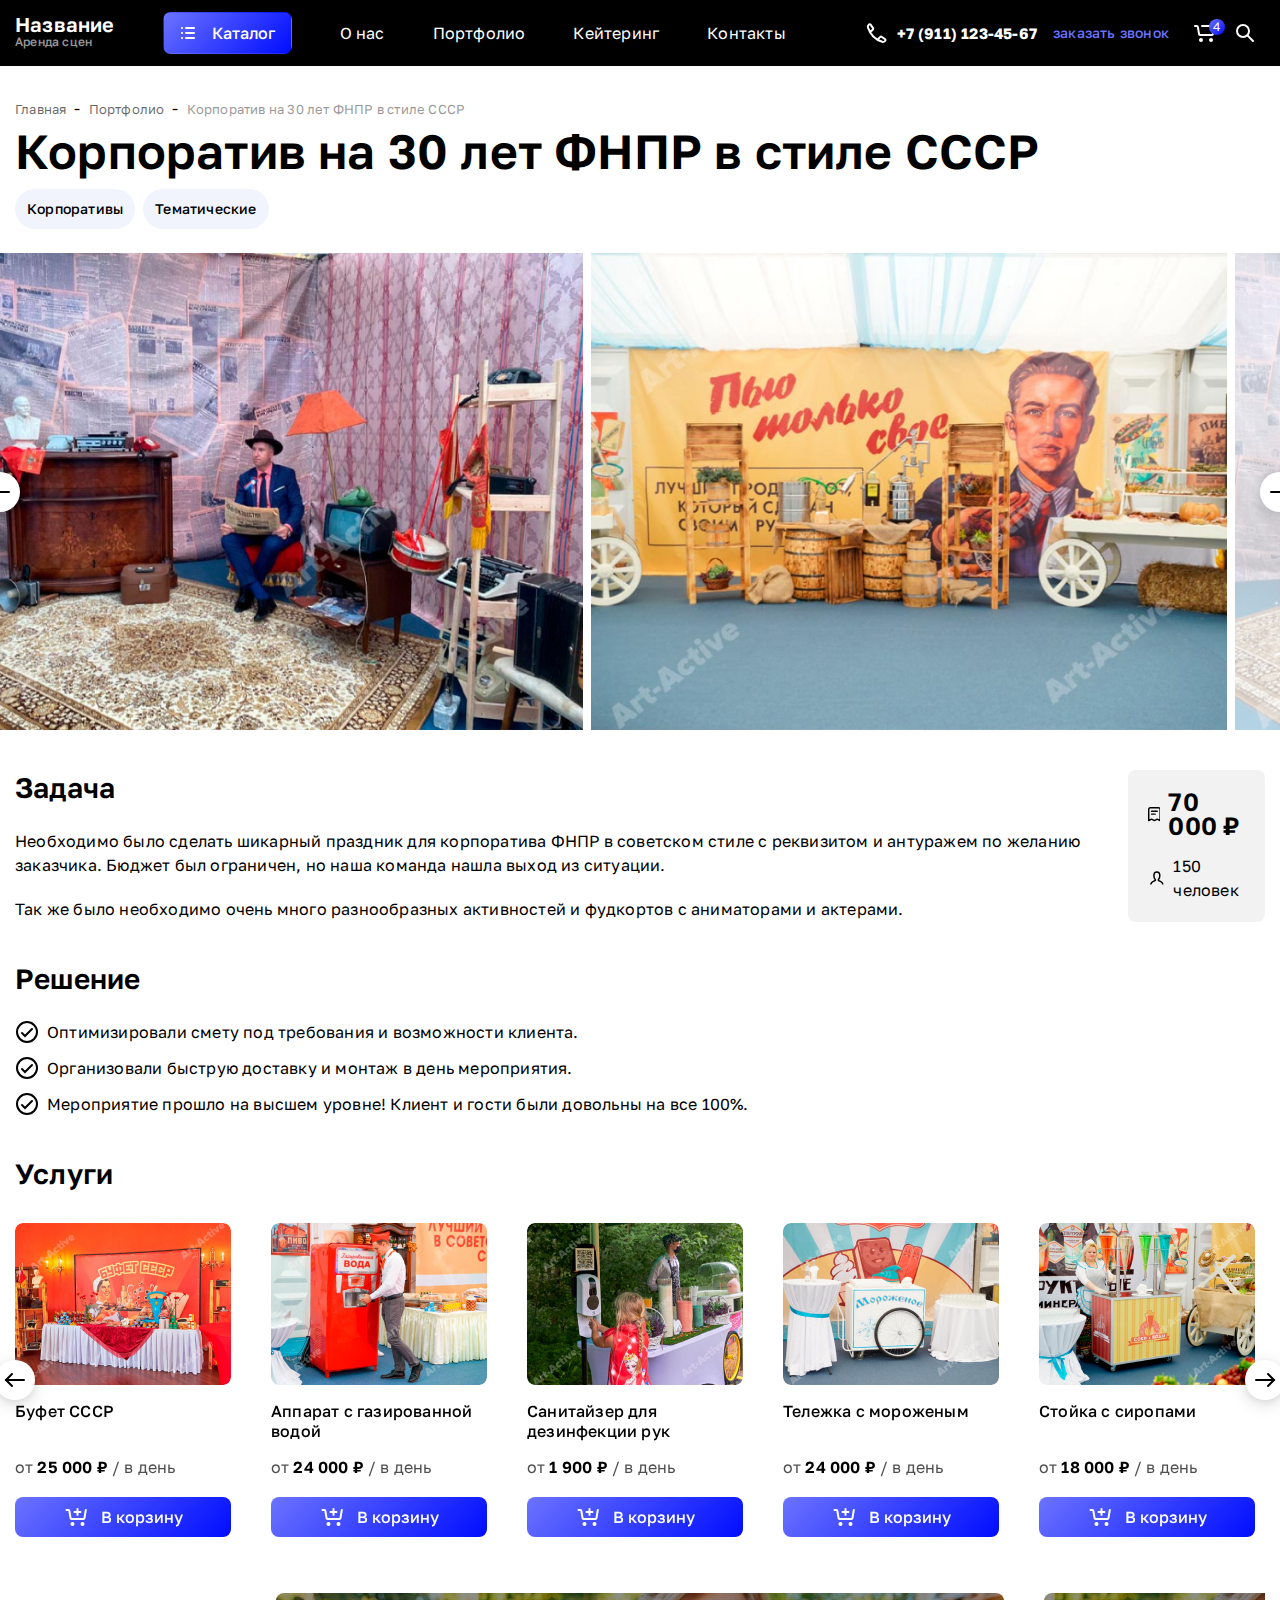
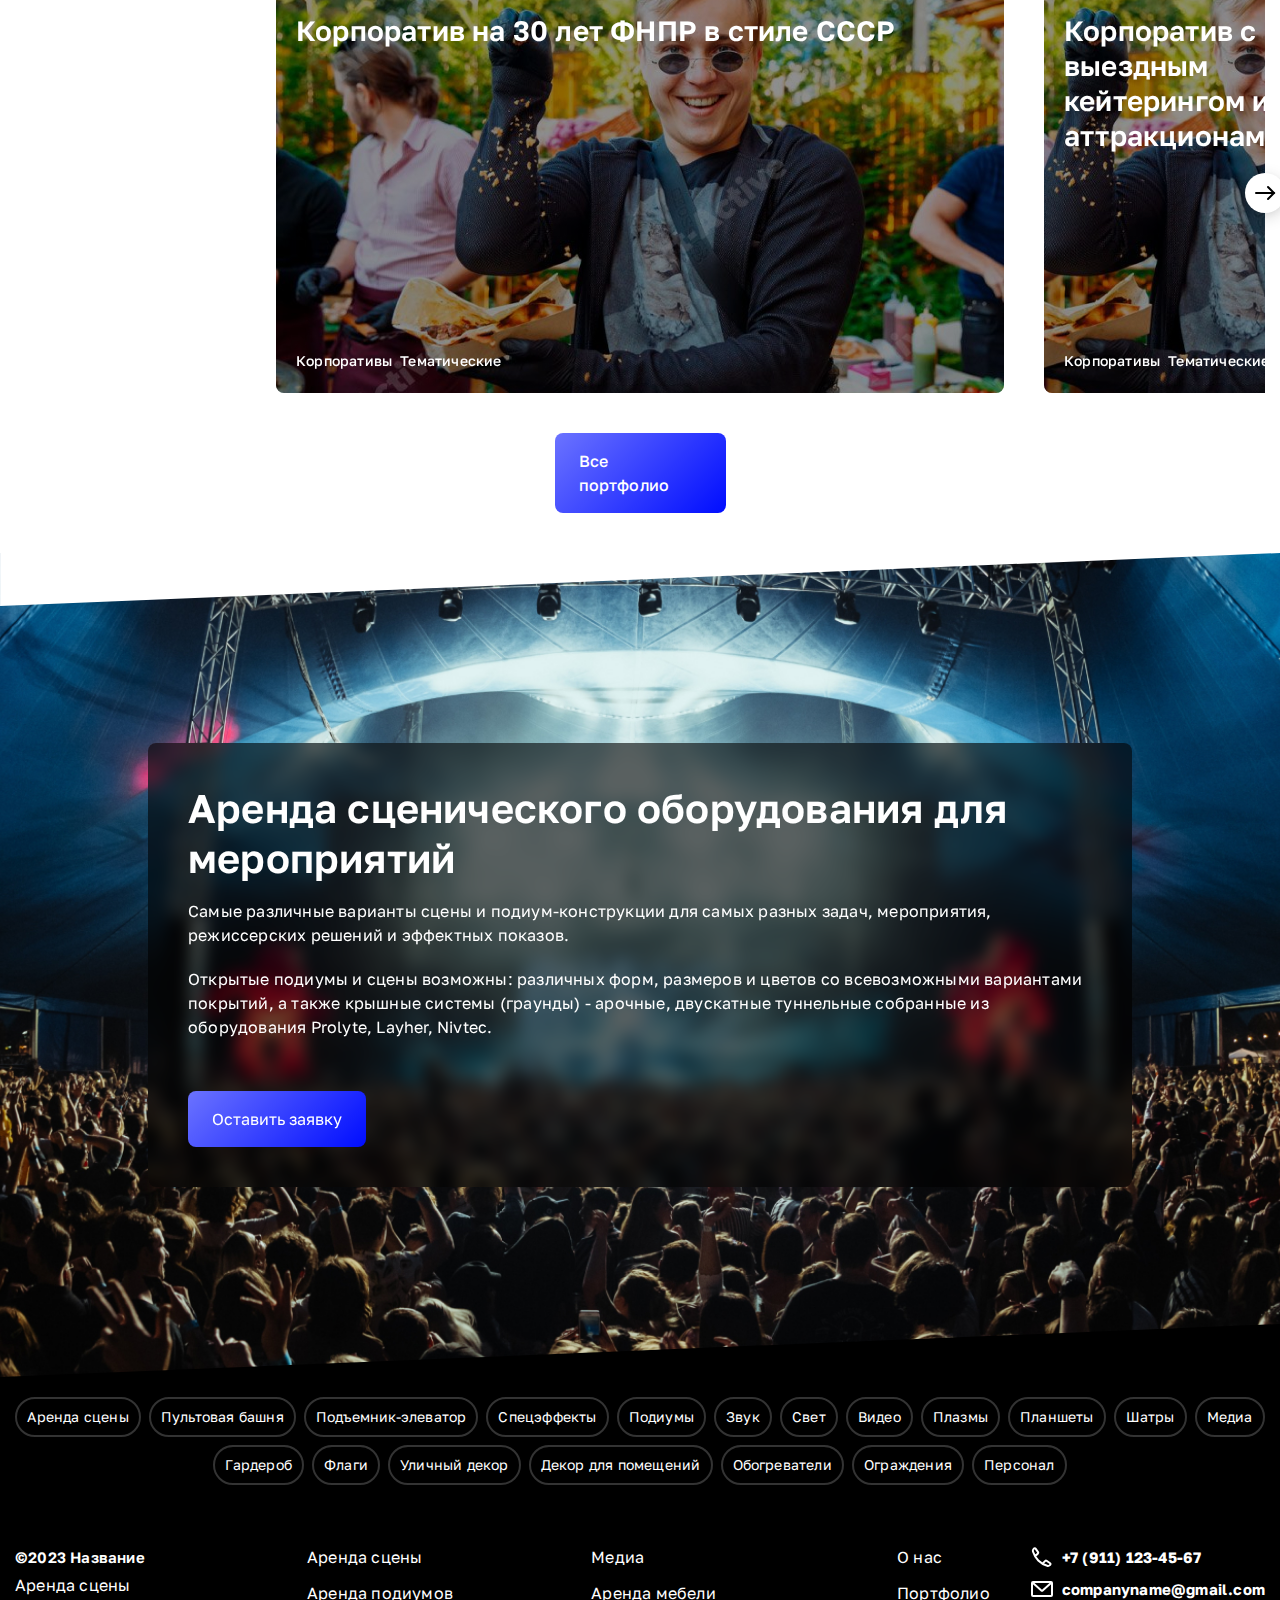
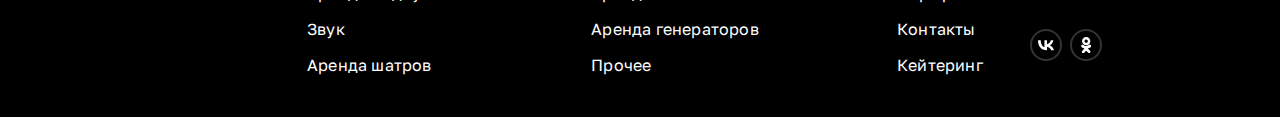
<file: project.html>
<!DOCTYPE html>
<html lang="ru">
<head>
  <meta charset="UTF-8">
  <meta http-equiv="X-UA-Compatible" content="IE=edge">
  <meta name="viewport" content="width=device-width, initial-scale=1.0">
  <link rel="preconnect" href="https://fonts.googleapis.com">
  <link rel="preconnect" href="https://fonts.gstatic.com" crossorigin>
  <link href="https://fonts.googleapis.com/css2?family=Golos+Text:wght@400;500;700;900&display=swap" rel="stylesheet">
  <link rel="stylesheet" href="https://cdn.jsdelivr.net/npm/swiper@11/swiper-bundle.min.css"/>
  <link rel="stylesheet" href="https://cdn.jsdelivr.net/npm/@fancyapps/ui/dist/fancybox.css">
  <link rel="stylesheet" href="css/style.css">
  <title>Document</title>
</head>
<body>
  <div class="wrapper">
    <header class="header">
      <div class="container">
        <div class="header__inner">
          <nav class="header__nav">
            <a class="header__logo-box" href="#">
              <span class="header__logo-title">Название</span>
              <span class="header__logo-span">Аренда сцен</span>
            </a>
            <button class="header__catalog-open">
              <svg xmlns="http://www.w3.org/2000/svg" width="24" height="24" viewBox="0 0 24 24" fill="none">
                <path d="M10 7H18" stroke="white" stroke-width="2" stroke-linecap="round"/>
                <path d="M10 12H18" stroke="white" stroke-width="2" stroke-linecap="round"/>
                <path d="M10 17H18" stroke="white" stroke-width="2" stroke-linecap="round"/>
                <path fill-rule="evenodd" clip-rule="evenodd" d="M6 8C6.55228 8 7 7.55228 7 7C7 6.44772 6.55228 6 6 6C5.44772 6 5 6.44772 5 7C5 7.55228 5.44772 8 6 8Z" fill="white"/>
                <path fill-rule="evenodd" clip-rule="evenodd" d="M6 13C6.55228 13 7 12.5523 7 12C7 11.4477 6.55228 11 6 11C5.44772 11 5 11.4477 5 12C5 12.5523 5.44772 13 6 13Z" fill="white"/>
                <path fill-rule="evenodd" clip-rule="evenodd" d="M6 18C6.55228 18 7 17.5523 7 17C7 16.4477 6.55228 16 6 16C5.44772 16 5 16.4477 5 17C5 17.5523 5.44772 18 6 18Z" fill="white"/>
              </svg>
              Каталог
            </button>
            <ul class="header__nav-list">
              <li class="header__list-item"><a class="header__list-link" href="#">О нас</a></li>
              <li class="header__list-item"><a class="header__list-link" href="#">Портфолио</a></li>
              <li class="header__list-item"><a class="header__list-link" href="#">Кейтеринг</a></li>
              <li class="header__list-item"><a class="header__list-link" href="#">Контакты </a></li>
            </ul>
          </nav>
          <div class="header__contacts">
            <a class="header__contacts-phone" href="tel:+79111234567">
              <svg xmlns="http://www.w3.org/2000/svg" width="24" height="24" viewBox="0 0 24 24" fill="none">
                <path d="M12.7408 18.4036L15.3055 15.8389C15.6481 15.4963 16.1871 15.4486 16.5846 15.7258L20.1353 18.2023C20.6459 18.5584 20.7106 19.2894 20.2704 19.7296L19.8841 20.1159C19.1739 20.8261 18.1547 21.1338 17.1986 20.826C15.1336 20.1613 11.3767 18.6179 8.26175 15.503C5.14678 12.388 3.6034 8.63109 2.93871 6.56614C2.63093 5.60999 2.93859 4.59084 3.64885 3.88058L4.03512 3.49432C4.47529 3.05415 5.20634 3.11879 5.56244 3.62937L8.03888 7.18011C8.3161 7.57758 8.26844 8.11661 7.92578 8.45927L5.36113 11.0239" stroke="white" stroke-width="2" stroke-linecap="round"/>
              </svg>
              <span>+7 (911) 123-45-67</span>
            </a>
            <a class="header__contacts-link" href="#">заказать звонок</a>
            <div class="header__contacts-controls">
              <a class="header__cart-link" href="#">
                <svg xmlns="http://www.w3.org/2000/svg" width="24" height="24" viewBox="0 0 24 24" fill="none">
                  <path d="M21.2922 5L19.9463 13.1627C19.8666 13.6457 19.4491 14 18.9596 14H7.04304C6.55355 14 6.136 13.6457 6.05636 13.1627L4.84851 5.83731C4.76887 5.35434 4.35133 5 3.86183 5H2" stroke="white" stroke-width="2" stroke-linecap="round" stroke-linejoin="round"/>
                  <path fill-rule="evenodd" clip-rule="evenodd" d="M8 20C8.55228 20 9 19.5523 9 19C9 18.4477 8.55228 18 8 18C7.44772 18 7 18.4477 7 19C7 19.5523 7.44772 20 8 20Z" stroke="white" stroke-width="2"/>
                  <path fill-rule="evenodd" clip-rule="evenodd" d="M18 20C18.5523 20 19 19.5523 19 19C19 18.4477 18.5523 18 18 18C17.4477 18 17 18.4477 17 19C17 19.5523 17.4477 20 18 20Z" stroke="white" stroke-width="2"/>
                  <path d="M21 5L9 5" stroke="white" stroke-width="2" stroke-linecap="round" stroke-linejoin="round"/>
                </svg>
                <span>4</span>
              </a>
              <button class="header__search-btn">
                <svg xmlns="http://www.w3.org/2000/svg" width="24" height="24" viewBox="0 0 24 24" fill="none">
                  <path d="M14.4121 14.4121L20 20" stroke="white" stroke-width="2" stroke-linecap="round"/>
                  <path fill-rule="evenodd" clip-rule="evenodd" d="M10 16C13.3137 16 16 13.3137 16 10C16 6.68629 13.3137 4 10 4C6.68629 4 4 6.68629 4 10C4 13.3137 6.68629 16 10 16Z" stroke="white" stroke-width="2"/>
                </svg>
              </button>
            </div>
          </div>
          <button class="header__burger">
            <svg class="burger-icon" xmlns="http://www.w3.org/2000/svg" width="14" height="12" viewBox="0 0 14 12" fill="none">
              <path d="M1 1H13" stroke="white" stroke-width="2" stroke-linecap="round"/>
              <path d="M1 6H13" stroke="white" stroke-width="2" stroke-linecap="round"/>
              <path d="M1 11H13" stroke="white" stroke-width="2" stroke-linecap="round"/>
            </svg>
          </button>
        </div>
      </div>

      <div class="header__catalog popup">
        <div class="header__catalog-inner popup-content">
            <button class="header__catalog-inner--hide">
              <svg xmlns="http://www.w3.org/2000/svg" width="24" height="24" viewBox="0 0 24 24" fill="none">
                <path d="M17.6568 17.6569L6.34313 6.34315" stroke="#BDBDBD" stroke-width="2" stroke-linecap="round"/>
                <path d="M17.6569 6.34315L6.34317 17.6569" stroke="#BDBDBD" stroke-width="2" stroke-linecap="round"/>
              </svg>
            </button>
            <div class="header__catalog-tabs">
              <div class="header__catalog-tab catalog-tab" id="sceni">
                <svg xmlns="http://www.w3.org/2000/svg" width="24" height="24" viewBox="0 0 24 24" fill="none">
                  <path d="M3 22V10.4491C3 10.1634 3.12215 9.89142 3.33564 9.70166L11.3356 2.59055C11.7145 2.25376 12.2855 2.25376 12.6644 2.59055L20.6644 9.70166C20.8779 9.89142 21 10.1634 21 10.4491V22" stroke="black" stroke-width="2" stroke-linecap="round"/>
                  <path d="M4 19L20 19" stroke="black" stroke-width="2" stroke-linecap="round"/>
                  <path d="M4 11L20 11" stroke="black" stroke-width="2" stroke-linecap="round"/>
                </svg>
                <a href="#">Аренда сцены</a>
                <svg class="arrow" xmlns="http://www.w3.org/2000/svg" width="24" height="24" viewBox="0 0 24 24" fill="none">
                  <path d="M10 18L15.2929 12.7071C15.6834 12.3166 15.6834 11.6834 15.2929 11.2929L10 6" stroke="black" stroke-width="2" stroke-linecap="round"/>
                </svg>
              </div>
              <div class="header__catalog-tab catalog-tab" id="podium">
                <svg xmlns="http://www.w3.org/2000/svg" width="24" height="24" viewBox="0 0 24 24" fill="none">
                  <path d="M3 20C3 20.5523 3.44772 21 4 21H8C8.55228 21 9 20.5523 9 20V18C9 17.4477 9.44772 17 10 17H20C20.5523 17 21 16.5523 21 16V4C21 3.44772 20.5523 3 20 3H4C3.44772 3 3 3.44772 3 4V20Z" stroke="black" stroke-width="2" stroke-linecap="round"/>
                </svg>
                <a href="#">Аренда подиумов</a>
                <svg class="arrow" xmlns="http://www.w3.org/2000/svg" width="24" height="24" viewBox="0 0 24 24" fill="none">
                  <path d="M10 18L15.2929 12.7071C15.6834 12.3166 15.6834 11.6834 15.2929 11.2929L10 6" stroke="black" stroke-width="2" stroke-linecap="round"/>
                </svg>
              </div>
              <div class="header__catalog-tab catalog-tab" id="zvuk">
                <svg xmlns="http://www.w3.org/2000/svg" width="24" height="24" viewBox="0 0 24 24" fill="none">
                  <path d="M21 13H19C17.8954 13 17 13.8954 17 15V17C17 18.1046 17.8954 19 19 19V19C20.1046 19 21 18.1046 21 17V13C21 8.02944 16.9706 4 12 4C7.02944 4 3 8.02944 3 13V17C3 18.1046 3.89543 19 5 19V19C6.10457 19 7 18.1046 7 17V15C7 13.8954 6.10457 13 5 13H3" stroke="black" stroke-width="2"/>
                </svg>
                <a href="#">Звук</a>
                <svg class="arrow" xmlns="http://www.w3.org/2000/svg" width="24" height="24" viewBox="0 0 24 24" fill="none">
                  <path d="M10 18L15.2929 12.7071C15.6834 12.3166 15.6834 11.6834 15.2929 11.2929L10 6" stroke="black" stroke-width="2" stroke-linecap="round"/>
                </svg>
              </div>
              <div class="header__catalog-tab catalog-tab" id="shatr">
                <svg xmlns="http://www.w3.org/2000/svg" width="24" height="24" viewBox="0 0 24 24" fill="none">
                  <path d="M4 21H20C20.5304 21 21.0391 20.7893 21.4142 20.4142C21.7893 20.0391 22 19.5304 22 19V13C22 10.3478 20.9464 7.8043 19.0711 5.92893C17.1957 4.05357 14.6522 3 12 3C10.6868 3 9.38642 3.25866 8.17317 3.7612C6.95991 4.26375 5.85752 5.00035 4.92893 5.92893C3.05357 7.8043 2 10.3478 2 13V19C2 19.5304 2.21071 20.0391 2.58579 20.4142C2.96086 20.7893 3.46957 21 4 21V21Z" stroke="black" stroke-width="2" stroke-linecap="round" stroke-linejoin="round"/>
                  <path d="M7 13C7 11.8954 7.89543 11 9 11H15C16.1046 11 17 11.8954 17 13V21H7V13Z" stroke="black" stroke-width="2"/>
                </svg>
                <a href="#">Аренда шатров</a>
                <svg class="arrow" xmlns="http://www.w3.org/2000/svg" width="24" height="24" viewBox="0 0 24 24" fill="none">
                  <path d="M10 18L15.2929 12.7071C15.6834 12.3166 15.6834 11.6834 15.2929 11.2929L10 6" stroke="black" stroke-width="2" stroke-linecap="round"/>
                </svg>
              </div>
              <div class="header__catalog-tab catalog-tab" id="media">
                <svg xmlns="http://www.w3.org/2000/svg" width="24" height="24" viewBox="0 0 24 24" fill="none">
                  <rect x="20" y="6" width="12" height="16" rx="1" transform="rotate(90 20 6)" stroke="black" stroke-width="2" stroke-linecap="round" stroke-linejoin="round"/>
                  <path d="M2 18H22" stroke="black" stroke-width="2" stroke-linecap="round"/>
                  <path d="M4 17H20" stroke="black" stroke-width="2" stroke-linecap="round"/>
                </svg>
                <a href="#">Медиа</a>
                <svg class="arrow" xmlns="http://www.w3.org/2000/svg" width="24" height="24" viewBox="0 0 24 24" fill="none">
                  <path d="M10 18L15.2929 12.7071C15.6834 12.3166 15.6834 11.6834 15.2929 11.2929L10 6" stroke="black" stroke-width="2" stroke-linecap="round"/>
                </svg>
              </div>
              <div class="header__catalog-tab catalog-tab" id="furniture">
                <svg xmlns="http://www.w3.org/2000/svg" width="18" height="22" viewBox="0 0 18 22" fill="none">
                  <path d="M17 21V11C17 10.4696 16.7893 9.96086 16.4142 9.58579C16.0391 9.21071 15.5304 9 15 9H3" stroke="black" stroke-width="2" stroke-linecap="round" stroke-linejoin="round"/>
                  <path d="M1 1L3.88 13.5C3.96468 13.828 3.96468 14.172 3.88 14.5L2 21" stroke="black" stroke-width="2" stroke-linecap="round" stroke-linejoin="round"/>
                  <path d="M17 14L4 14" stroke="black" stroke-width="2" stroke-linecap="round" stroke-linejoin="round"/>
                </svg>
                <a href="#">Аренда мебели</a>
                <svg class="arrow" xmlns="http://www.w3.org/2000/svg" width="24" height="24" viewBox="0 0 24 24" fill="none">
                  <path d="M10 18L15.2929 12.7071C15.6834 12.3166 15.6834 11.6834 15.2929 11.2929L10 6" stroke="black" stroke-width="2" stroke-linecap="round"/>
                </svg>
              </div>
              <div class="header__catalog-tab catalog-tab" id="generator">
                <svg xmlns="http://www.w3.org/2000/svg" width="24" height="24" viewBox="0 0 24 24" fill="none">
                  <path fill-rule="evenodd" clip-rule="evenodd" d="M6.2588 14.2256C6.01739 14.2256 5.9289 14.0588 6.06148 13.8526L13.594 2.1353C13.7265 1.9293 13.8338 1.96035 13.8338 2.21602V9.32069C13.8338 9.57127 14.0367 9.77441 14.2709 9.77441H18.7381C18.9795 9.77441 19.068 9.94117 18.9354 10.1474L11.4029 21.8647C11.2705 22.0707 11.1631 22.0396 11.1631 21.784V14.6793C11.1631 14.4287 10.9602 14.2256 10.726 14.2256H6.2588Z" stroke="black" stroke-width="2" stroke-linecap="round" stroke-linejoin="round"/>
                </svg>
                <a href="#">Аренда генераторов</a>
                <svg class="arrow" xmlns="http://www.w3.org/2000/svg" width="24" height="24" viewBox="0 0 24 24" fill="none">
                  <path d="M10 18L15.2929 12.7071C15.6834 12.3166 15.6834 11.6834 15.2929 11.2929L10 6" stroke="black" stroke-width="2" stroke-linecap="round"/>
                </svg>
              </div>
              <div class="header__catalog-tab catalog-tab" id="other">
                <svg xmlns="http://www.w3.org/2000/svg" width="19" height="20" viewBox="0 0 19 20" fill="none">
                  <path d="M1 2.125V19" stroke="black" stroke-width="2" stroke-linecap="round"/>
                  <path d="M1.125 3.25C1.125 3.25 3.125 1 6.125 1C9.125 1 11.4107 3.25 13.6964 3.25C15.9821 3.25 17.125 2.125 17.125 2.125" stroke="black" stroke-width="2" stroke-linecap="round"/>
                  <path d="M1.125 13.375C1.125 13.375 3.125 11.125 6.125 11.125C9.125 11.125 11.4107 13.375 13.6964 13.375C15.9821 13.375 17.125 12.25 17.125 12.25V2.125" stroke="black" stroke-width="2" stroke-linecap="round"/>
                </svg>
                <a href="#">Прочее</a>
                <svg class="arrow" xmlns="http://www.w3.org/2000/svg" width="24" height="24" viewBox="0 0 24 24" fill="none">
                  <path d="M10 18L15.2929 12.7071C15.6834 12.3166 15.6834 11.6834 15.2929 11.2929L10 6" stroke="black" stroke-width="2" stroke-linecap="round"/>
                </svg>
              </div>
            </div>
            <div class="header__tab-content-wrapper tabs-inner">
              <div class="header__tab-content" data-links="sceni">
                <div class="tabs-inner__dropdown-item dropdown-item">
                  <div class="tabs-inner__dropdown-head">
                    <a href="#">Все сцены</a>
                    <svg class="drop-arrow" xmlns="http://www.w3.org/2000/svg" width="24" height="24" viewBox="0 0 24 24" fill="none">
                      <path d="M6 10L11.2929 15.2929C11.6834 15.6834 12.3166 15.6834 12.7071 15.2929L18 10" stroke="#002BDC" stroke-width="2" stroke-linecap="round"/>
                    </svg>
                  </div>
                  <ul class="tabs-inner__dropdown-list">
                    <li><a class="tabs-inner__dropdown-link dropdown-link--active" href="#">Двухскатная</a></li>
                    <li><a class="tabs-inner__dropdown-link" href="#">Односкатная</a></li>
                    <li><a class="tabs-inner__dropdown-link" href="#">Арочная</a></li>
                    <li><a class="tabs-inner__dropdown-link" href="#">С полукруглым вылетом</a></li>
                    <li><a class="tabs-inner__dropdown-link" href="#">Сценический комплекс</a></li>
                    <li><a class="tabs-inner__dropdown-link" href="#">Без крыши</a></li>
                  </ul>
                </div>
                <div class="tabs-inner__dropdown-item dropdown-item">
                  <div class="tabs-inner__dropdown-head">
                    <a href="#">Пультовая башня</a>
                  </div>
                </div>
                <div class="tabs-inner__dropdown-item dropdown-item">
                  <div class="tabs-inner__dropdown-head">
                    <a href="#">Подъемник-элеватор</a>
                  </div>
                </div>
                <div class="tabs-inner__dropdown-item dropdown-item">
                  <div class="tabs-inner__dropdown-head">
                    <a href="#">Спецэффекты</a>
                  </div>
                </div>
                <div class="tabs-inner__dropdown-item dropdown-item">
                  <div class="tabs-inner__dropdown-head">
                    <a href="#">Надувная сцена</a>
                  </div>
                </div>
              </div>
              <div class="header__tab-content" data-links="podium">
                <div class="tabs-inner__dropdown-item dropdown-item">
                  <div class="tabs-inner__dropdown-head">
                    <a href="#">Подиумы</a>
                  </div>
                </div>
                <div class="tabs-inner__dropdown-item dropdown-item">
                  <div class="tabs-inner__dropdown-head">
                    <a href="#">Автоподиумы</a>
                  </div>
                </div>
                <div class="tabs-inner__dropdown-item dropdown-item">
                  <div class="tabs-inner__dropdown-head">
                    <a href="#">Круглые подиумы</a>
                  </div>
                </div>
              </div>
              <div class="header__tab-content" data-links="zvuk">
                <div class="tabs-inner__dropdown-item dropdown-item">
                  <div class="tabs-inner__dropdown-head">
                    <a href="#">Ссылка 1</a>
                  </div>
                </div>
                <div class="tabs-inner__dropdown-item dropdown-item">
                  <div class="tabs-inner__dropdown-head">
                    <a href="#">Ссылка 2</a>
                  </div>
                </div>
                <div class="tabs-inner__dropdown-item dropdown-item">
                  <div class="tabs-inner__dropdown-head">
                    <a href="#">Ссылка 3</a>
                  </div>
                </div>
              </div>
              <div class="header__tab-content" data-links="shatr">
                <div class="tabs-inner__dropdown-item dropdown-item">
                  <div class="tabs-inner__dropdown-head">
                    <a href="#">Ссылка 1</a>
                  </div>
                </div>
                <div class="tabs-inner__dropdown-item dropdown-item">
                  <div class="tabs-inner__dropdown-head">
                    <a href="#">Ссылка 2</a>
                  </div>
                </div>
                <div class="tabs-inner__dropdown-item dropdown-item">
                  <div class="tabs-inner__dropdown-head">
                    <a href="#">Ссылка 3</a>
                  </div>
                </div>
                <div class="tabs-inner__dropdown-item dropdown-item">
                  <div class="tabs-inner__dropdown-head">
                    <a href="#">Ссылка 4</a>
                  </div>
                </div>
              </div>
              <div class="header__tab-content" data-links="media">
                <div class="tabs-inner__dropdown-item dropdown-item">
                  <div class="tabs-inner__dropdown-head">
                    <a href="#">Ссылка 1</a>
                  </div>
                </div>
                <div class="tabs-inner__dropdown-item dropdown-item">
                  <div class="tabs-inner__dropdown-head">
                    <a href="#">Ссылка 2</a>
                  </div>
                </div>
                <div class="tabs-inner__dropdown-item dropdown-item">
                  <div class="tabs-inner__dropdown-head">
                    <a href="#">Ссылка 3</a>
                  </div>
                </div>
                <div class="tabs-inner__dropdown-item dropdown-item">
                  <div class="tabs-inner__dropdown-head">
                    <a href="#">Ссылка 4</a>
                  </div>
                </div>
                <div class="tabs-inner__dropdown-item dropdown-item">
                  <div class="tabs-inner__dropdown-head">
                    <a href="#">Ссылка 5</a>
                  </div>
                </div>
              </div>
              <div class="header__tab-content" data-links="furniture">
                <div class="tabs-inner__dropdown-item dropdown-item">
                  <div class="tabs-inner__dropdown-head">
                    <a href="#">Подиумы</a>
                  </div>
                </div>
                <div class="tabs-inner__dropdown-item dropdown-item">
                  <div class="tabs-inner__dropdown-head">
                    <a href="#">Автоподиумы</a>
                  </div>
                </div>
                <div class="tabs-inner__dropdown-item dropdown-item">
                  <div class="tabs-inner__dropdown-head">
                    <a href="#">Круглые подиумы</a>
                  </div>
                </div>
              </div>
              <div class="header__tab-content" data-links="generator">
                <div class="tabs-inner__dropdown-item dropdown-item">
                  <div class="tabs-inner__dropdown-head">
                    <a href="#">Ссылка 1</a>
                  </div>
                </div>
                <div class="tabs-inner__dropdown-item dropdown-item">
                  <div class="tabs-inner__dropdown-head">
                    <a href="#">Ссылка 2</a>
                  </div>
                </div>
                <div class="tabs-inner__dropdown-item dropdown-item">
                  <div class="tabs-inner__dropdown-head">
                    <a href="#">Ссылка 3</a>
                  </div>
                </div>
              </div>
              <div class="header__tab-content" data-links="other">
                <div class="tabs-inner__dropdown-item dropdown-item">
                  <div class="tabs-inner__dropdown-head">
                    <a href="#">Ссылка 1</a>
                  </div>
                </div>
                <div class="tabs-inner__dropdown-item dropdown-item">
                  <div class="tabs-inner__dropdown-head">
                    <a href="#">Ссылка 2</a>
                  </div>
                </div>
                <div class="tabs-inner__dropdown-item dropdown-item">
                  <div class="tabs-inner__dropdown-head">
                    <a href="#">Ссылка 3</a>
                  </div>
                </div>
                <div class="tabs-inner__dropdown-item dropdown-item">
                  <div class="tabs-inner__dropdown-head">
                    <a href="#">Ссылка 4</a>
                  </div>
                </div>
                <div class="tabs-inner__dropdown-item dropdown-item">
                  <div class="tabs-inner__dropdown-head">
                    <a href="#">Ссылка 5</a>
                  </div>
                </div>
                <div class="tabs-inner__dropdown-item dropdown-item">
                  <div class="tabs-inner__dropdown-head">
                    <a href="#">Ссылка 6</a>
                  </div>
                </div>
              </div>
            </div>
        </div>
      </div>

      <div class="mobile-drawer popup">
        <div class="mobile-drawer__content">
          <button class="mobile-drawer__btn-close">
            <svg xmlns="http://www.w3.org/2000/svg" width="24" height="24" viewBox="0 0 24 24" fill="none">
              <path d="M17.6569 17.6568L6.34316 6.34309" stroke="#BDBDBD" stroke-width="2" stroke-linecap="round"/>
              <path d="M17.6568 6.34309L6.34314 17.6568" stroke="#BDBDBD" stroke-width="2" stroke-linecap="round"/>
            </svg>
          </button>
          <div class="mobile-drawer__content-title">Каталог</div>
          <div class="mobile-drawer__links-box">
            
            <div class="mobile-drawer__dropdown-item dropdown-item">
              <div class="mobile-drawer__dropdown-head">
                <svg xmlns="http://www.w3.org/2000/svg" width="24" height="24" viewBox="0 0 24 24" fill="none">
                  <path d="M3 22V10.4491C3 10.1634 3.12215 9.89142 3.33564 9.70166L11.3356 2.59055C11.7145 2.25376 12.2855 2.25376 12.6644 2.59055L20.6644 9.70166C20.8779 9.89142 21 10.1634 21 10.4491V22" stroke="black" stroke-width="2" stroke-linecap="round"/>
                  <path d="M4 19L20 19" stroke="black" stroke-width="2" stroke-linecap="round"/>
                  <path d="M4 11L20 11" stroke="black" stroke-width="2" stroke-linecap="round"/>
                </svg>
                <a href="#">Аренда сцены</a>
                <svg class="drop-arrow" xmlns="http://www.w3.org/2000/svg" width="24" height="24" viewBox="0 0 24 24" fill="none">
                  <path d="M6 10L11.2929 15.2929C11.6834 15.6834 12.3166 15.6834 12.7071 15.2929L18 10" stroke="black" stroke-width="2" stroke-linecap="round"/>
                </svg>
              </div>
              <ul class="tabs-inner__dropdown-list">
                <div class="mobile-drawer__sub-dropdown dropdown-item">
                  <div class="sub-dropdown__head">
                    <a class="mobile-drawer__dropdown-link" href="#">Все сцены</a>
                    <svg class="drop-arrow" xmlns="http://www.w3.org/2000/svg" width="24" height="24" viewBox="0 0 24 24" fill="none">
                      <path d="M6 10L11.2929 15.2929C11.6834 15.6834 12.3166 15.6834 12.7071 15.2929L18 10" stroke="black" stroke-width="2" stroke-linecap="round"/>
                    </svg>
                  </div>
                  <ul class="sub-dropdown__list">
                    <li><a class="link-active" href="#">Двухскатная</a></li>
                    <li><a href="#">Односкатная</a></li>
                    <li><a href="#">Арочная</a></li>
                    <li><a href="#">С полукруглым вылетом</a></li>
                    <li><a href="#">Сценический комплекс</a></li>
                    <li><a href="#">Без крыши</a></li>
                  </ul>
                </div>
                <a class="mobile-drawer__dropdown-link" href="#">Пультовая башня</a>
                <a class="mobile-drawer__dropdown-link" href="#">Подъемник-элеватор</a>
                <a class="mobile-drawer__dropdown-link" href="#">Спецэффекты</a>
                <a class="mobile-drawer__dropdown-link" href="#">Надувная сцена</a>
              </ul> 
            </div>

            <div class="mobile-drawer__dropdown-item dropdown-item">
              <div class="mobile-drawer__dropdown-head">
                <svg xmlns="http://www.w3.org/2000/svg" width="24" height="24" viewBox="0 0 24 24" fill="none">
                  <path d="M3 20C3 20.5523 3.44772 21 4 21H8C8.55228 21 9 20.5523 9 20V18C9 17.4477 9.44772 17 10 17H20C20.5523 17 21 16.5523 21 16V4C21 3.44772 20.5523 3 20 3H4C3.44772 3 3 3.44772 3 4V20Z" stroke="black" stroke-width="2" stroke-linecap="round"/>
                </svg>
                <a href="#">Аренда подиумов</a>
                <svg class="drop-arrow" xmlns="http://www.w3.org/2000/svg" width="24" height="24" viewBox="0 0 24 24" fill="none">
                  <path d="M6 10L11.2929 15.2929C11.6834 15.6834 12.3166 15.6834 12.7071 15.2929L18 10" stroke="black" stroke-width="2" stroke-linecap="round"/>
                </svg>
              </div>
              <ul class="tabs-inner__dropdown-list">
                <a class="mobile-drawer__dropdown-link" href="#">Все сцены</a>
                <a class="mobile-drawer__dropdown-link" href="#">Пультовая башня</a>
                <a class="mobile-drawer__dropdown-link" href="#">Подъемник-элеватор</a>
                <a class="mobile-drawer__dropdown-link" href="#">Спецэффекты</a>
                <a class="mobile-drawer__dropdown-link" href="#">Надувная сцена</a>
              </ul> 
            </div>

            <div class="mobile-drawer__dropdown-item dropdown-item">
              <div class="mobile-drawer__dropdown-head">
                <svg xmlns="http://www.w3.org/2000/svg" width="24" height="24" viewBox="0 0 24 24" fill="none">
                  <path d="M21 13H19C17.8954 13 17 13.8954 17 15V17C17 18.1046 17.8954 19 19 19V19C20.1046 19 21 18.1046 21 17V13C21 8.02944 16.9706 4 12 4C7.02944 4 3 8.02944 3 13V17C3 18.1046 3.89543 19 5 19V19C6.10457 19 7 18.1046 7 17V15C7 13.8954 6.10457 13 5 13H3" stroke="black" stroke-width="2"/>
                </svg>
                <a href="#">Звук</a>
                <svg class="drop-arrow" xmlns="http://www.w3.org/2000/svg" width="24" height="24" viewBox="0 0 24 24" fill="none">
                  <path d="M6 10L11.2929 15.2929C11.6834 15.6834 12.3166 15.6834 12.7071 15.2929L18 10" stroke="black" stroke-width="2" stroke-linecap="round"/>
                </svg>
              </div>
              <ul class="tabs-inner__dropdown-list">
                <a class="mobile-drawer__dropdown-link" href="#">Все сцены</a>
                <a class="mobile-drawer__dropdown-link" href="#">Пультовая башня</a>
                <a class="mobile-drawer__dropdown-link" href="#">Подъемник-элеватор</a>
                <a class="mobile-drawer__dropdown-link" href="#">Спецэффекты</a>
                <a class="mobile-drawer__dropdown-link" href="#">Надувная сцена</a>
              </ul> 
            </div>

            <div class="mobile-drawer__dropdown-item dropdown-item">
              <div class="mobile-drawer__dropdown-head">
                <svg xmlns="http://www.w3.org/2000/svg" width="24" height="24" viewBox="0 0 24 24" fill="none">
                  <path d="M4 21H20C20.5304 21 21.0391 20.7893 21.4142 20.4142C21.7893 20.0391 22 19.5304 22 19V13C22 10.3478 20.9464 7.8043 19.0711 5.92893C17.1957 4.05357 14.6522 3 12 3C10.6868 3 9.38642 3.25866 8.17317 3.7612C6.95991 4.26375 5.85752 5.00035 4.92893 5.92893C3.05357 7.8043 2 10.3478 2 13V19C2 19.5304 2.21071 20.0391 2.58579 20.4142C2.96086 20.7893 3.46957 21 4 21V21Z" stroke="black" stroke-width="2" stroke-linecap="round" stroke-linejoin="round"/>
                  <path d="M7 13C7 11.8954 7.89543 11 9 11H15C16.1046 11 17 11.8954 17 13V21H7V13Z" stroke="black" stroke-width="2"/>
                </svg>
                <a href="#">Аренда шатров</a>
                <svg class="drop-arrow" xmlns="http://www.w3.org/2000/svg" width="24" height="24" viewBox="0 0 24 24" fill="none">
                  <path d="M6 10L11.2929 15.2929C11.6834 15.6834 12.3166 15.6834 12.7071 15.2929L18 10" stroke="black" stroke-width="2" stroke-linecap="round"/>
                </svg>
              </div>
              <ul class="tabs-inner__dropdown-list">
                <a class="mobile-drawer__dropdown-link" href="#">Все сцены</a>
                <a class="mobile-drawer__dropdown-link" href="#">Пультовая башня</a>
                <a class="mobile-drawer__dropdown-link" href="#">Подъемник-элеватор</a>
                <a class="mobile-drawer__dropdown-link" href="#">Спецэффекты</a>
                <a class="mobile-drawer__dropdown-link" href="#">Надувная сцена</a>
              </ul> 
            </div>

            <div class="mobile-drawer__dropdown-item dropdown-item">
              <div class="mobile-drawer__dropdown-head">
                <svg xmlns="http://www.w3.org/2000/svg" width="24" height="24" viewBox="0 0 24 24" fill="none">
                  <rect x="20" y="6" width="12" height="16" rx="1" transform="rotate(90 20 6)" stroke="black" stroke-width="2" stroke-linecap="round" stroke-linejoin="round"/>
                  <path d="M2 18H22" stroke="black" stroke-width="2" stroke-linecap="round"/>
                  <path d="M4 17H20" stroke="black" stroke-width="2" stroke-linecap="round"/>
                </svg>
                <a href="#">Медиа</a>
                <svg class="drop-arrow" xmlns="http://www.w3.org/2000/svg" width="24" height="24" viewBox="0 0 24 24" fill="none">
                  <path d="M6 10L11.2929 15.2929C11.6834 15.6834 12.3166 15.6834 12.7071 15.2929L18 10" stroke="black" stroke-width="2" stroke-linecap="round"/>
                </svg>
              </div>
              <ul class="tabs-inner__dropdown-list">
                <a class="mobile-drawer__dropdown-link" href="#">Все сцены</a>
                <a class="mobile-drawer__dropdown-link" href="#">Пультовая башня</a>
                <a class="mobile-drawer__dropdown-link" href="#">Подъемник-элеватор</a>
                <a class="mobile-drawer__dropdown-link" href="#">Спецэффекты</a>
                <a class="mobile-drawer__dropdown-link" href="#">Надувная сцена</a>
              </ul> 
            </div>

            <div class="mobile-drawer__dropdown-item dropdown-item">
              <div class="mobile-drawer__dropdown-head">
                <svg xmlns="http://www.w3.org/2000/svg" width="18" height="22" viewBox="0 0 18 22" fill="none">
                  <path d="M17 21V11C17 10.4696 16.7893 9.96086 16.4142 9.58579C16.0391 9.21071 15.5304 9 15 9H3" stroke="black" stroke-width="2" stroke-linecap="round" stroke-linejoin="round"/>
                  <path d="M1 1L3.88 13.5C3.96468 13.828 3.96468 14.172 3.88 14.5L2 21" stroke="black" stroke-width="2" stroke-linecap="round" stroke-linejoin="round"/>
                  <path d="M17 14L4 14" stroke="black" stroke-width="2" stroke-linecap="round" stroke-linejoin="round"/>
                </svg>
                <a href="#">Аренда мебели</a>
                <svg class="drop-arrow" xmlns="http://www.w3.org/2000/svg" width="24" height="24" viewBox="0 0 24 24" fill="none">
                  <path d="M6 10L11.2929 15.2929C11.6834 15.6834 12.3166 15.6834 12.7071 15.2929L18 10" stroke="black" stroke-width="2" stroke-linecap="round"/>
                </svg>
              </div>
              <ul class="tabs-inner__dropdown-list">
                <a class="mobile-drawer__dropdown-link" href="#">Все сцены</a>
                <a class="mobile-drawer__dropdown-link" href="#">Пультовая башня</a>
                <a class="mobile-drawer__dropdown-link" href="#">Подъемник-элеватор</a>
                <a class="mobile-drawer__dropdown-link" href="#">Спецэффекты</a>
                <a class="mobile-drawer__dropdown-link" href="#">Надувная сцена</a>
              </ul> 
            </div>

            <div class="mobile-drawer__dropdown-item dropdown-item">
              <div class="mobile-drawer__dropdown-head">
                <svg xmlns="http://www.w3.org/2000/svg" width="24" height="24" viewBox="0 0 24 24" fill="none">
                  <path fill-rule="evenodd" clip-rule="evenodd" d="M6.2588 14.2256C6.01739 14.2256 5.9289 14.0588 6.06148 13.8526L13.594 2.1353C13.7265 1.9293 13.8338 1.96035 13.8338 2.21602V9.32069C13.8338 9.57127 14.0367 9.77441 14.2709 9.77441H18.7381C18.9795 9.77441 19.068 9.94117 18.9354 10.1474L11.4029 21.8647C11.2705 22.0707 11.1631 22.0396 11.1631 21.784V14.6793C11.1631 14.4287 10.9602 14.2256 10.726 14.2256H6.2588Z" stroke="black" stroke-width="2" stroke-linecap="round" stroke-linejoin="round"/>
                  </svg>
                <a href="#">Аренда генераторов</a>
                <svg class="drop-arrow" xmlns="http://www.w3.org/2000/svg" width="24" height="24" viewBox="0 0 24 24" fill="none">
                  <path d="M6 10L11.2929 15.2929C11.6834 15.6834 12.3166 15.6834 12.7071 15.2929L18 10" stroke="black" stroke-width="2" stroke-linecap="round"/>
                </svg>
              </div>
              <ul class="tabs-inner__dropdown-list">
                <a class="mobile-drawer__dropdown-link" href="#">Все сцены</a>
                <a class="mobile-drawer__dropdown-link" href="#">Пультовая башня</a>
                <a class="mobile-drawer__dropdown-link" href="#">Подъемник-элеватор</a>
                <a class="mobile-drawer__dropdown-link" href="#">Спецэффекты</a>
                <a class="mobile-drawer__dropdown-link" href="#">Надувная сцена</a>
              </ul> 
            </div>

            <div class="mobile-drawer__dropdown-item dropdown-item">
              <div class="mobile-drawer__dropdown-head">
                <svg xmlns="http://www.w3.org/2000/svg" width="19" height="20" viewBox="0 0 19 20" fill="none">
                  <path d="M1 2.125V19" stroke="black" stroke-width="2" stroke-linecap="round"/>
                  <path d="M1.125 3.25C1.125 3.25 3.125 1 6.125 1C9.125 1 11.4107 3.25 13.6964 3.25C15.9821 3.25 17.125 2.125 17.125 2.125" stroke="black" stroke-width="2" stroke-linecap="round"/>
                  <path d="M1.125 13.375C1.125 13.375 3.125 11.125 6.125 11.125C9.125 11.125 11.4107 13.375 13.6964 13.375C15.9821 13.375 17.125 12.25 17.125 12.25V2.125" stroke="black" stroke-width="2" stroke-linecap="round"/>
                </svg>
                <a href="#">Прочее</a>
                <svg class="drop-arrow" xmlns="http://www.w3.org/2000/svg" width="24" height="24" viewBox="0 0 24 24" fill="none">
                  <path d="M6 10L11.2929 15.2929C11.6834 15.6834 12.3166 15.6834 12.7071 15.2929L18 10" stroke="black" stroke-width="2" stroke-linecap="round"/>
                </svg>
              </div>
              <ul class="tabs-inner__dropdown-list">
                <a class="mobile-drawer__dropdown-link" href="#">Все сцены</a>
                <a class="mobile-drawer__dropdown-link" href="#">Пультовая башня</a>
                <a class="mobile-drawer__dropdown-link" href="#">Подъемник-элеватор</a>
                <a class="mobile-drawer__dropdown-link" href="#">Спецэффекты</a>
                <a class="mobile-drawer__dropdown-link" href="#">Надувная сцена</a>
              </ul> 
            </div>
          
          </div>
          <nav class="mobile-drawer__nav">
            <ul class="mobile-drawer__nav-list">
              <li>
                <a class="mobile-drawer__nav-list-link" href="#">
                  <svg xmlns="http://www.w3.org/2000/svg" width="24" height="24" viewBox="0 0 24 24" fill="none">
                    <path d="M4 20C4 17 8 17 10 15C11 14 8 14 8 9C8 5.667 9.333 4 12 4C14.667 4 16 5.667 16 9C16 14 13 14 14 15C16 17 20 17 20 20" stroke="black" stroke-width="2" stroke-linecap="round"/>
                  </svg>
                  О нас
                </a>
              </li>
              <li>
                <a class="mobile-drawer__nav-list-link" href="#">
                  <svg xmlns="http://www.w3.org/2000/svg" width="20" height="15" viewBox="0 0 20 15" fill="none">
                    <path fill-rule="evenodd" clip-rule="evenodd" d="M6 3L6.7396 1.8906C7.11053 1.3342 7.73499 1 8.4037 1H11.5963C12.265 1 12.8895 1.3342 13.2604 1.8906L14 3H19V14H1V3H6Z" stroke="black" stroke-width="2" stroke-linecap="round" stroke-linejoin="round"/>
                    <path fill-rule="evenodd" clip-rule="evenodd" d="M10 11C11.6569 11 13 9.65685 13 8C13 6.34315 11.6569 5 10 5C8.34315 5 7 6.34315 7 8C7 9.65685 8.34315 11 10 11Z" stroke="black" stroke-width="2"/>
                  </svg>
                  Портфолио
                </a>
              </li>
              <li>
                <a class="mobile-drawer__nav-list-link" href="#">
                  <svg xmlns="http://www.w3.org/2000/svg" width="24" height="24" viewBox="0 0 24 24" fill="none">
                    <path d="M8 4V20" stroke="black" stroke-width="2" stroke-linecap="round" stroke-linejoin="round"/>
                    <path d="M18 12C18 12 15 11 15 8C15 5 18 4 18 4V20" stroke="black" stroke-width="2" stroke-linecap="round" stroke-linejoin="round"/>
                    <path d="M5 4V7C5 8.65685 6.34315 10 8 10V10C9.65685 10 11 8.65685 11 7V4" stroke="black" stroke-width="2" stroke-linecap="round" stroke-linejoin="round"/>
                  </svg>
                  Кейтеринг
                </a>
              </li>
              <li>
                <a class="mobile-drawer__nav-list-link" href="#">
                  <svg xmlns="http://www.w3.org/2000/svg" width="24" height="24" viewBox="0 0 24 24" fill="none">
                    <path d="M3 6L11.3356 13.4095C11.7145 13.7462 12.2855 13.7462 12.6644 13.4095L21 6" stroke="black" stroke-width="2"/>
                    <rect x="2" y="5" width="20" height="14" rx="1" stroke="black" stroke-width="2" stroke-linecap="round" stroke-linejoin="round"/>
                  </svg>
                  Контакты
                </a>
              </li>
            </ul>
          </nav>
        </div>
      </div>

      <div class="search-popup popup">
        <div class="search-popup__content">
          <button class="search-popup__btn-close">
            <svg xmlns="http://www.w3.org/2000/svg" width="24" height="24" viewBox="0 0 24 24" fill="none">
              <path d="M17.6569 17.6569L6.34319 6.34315" stroke="#BDBDBD" stroke-width="2" stroke-linecap="round"/>
              <path d="M17.6568 6.34315L6.34311 17.6569" stroke="#BDBDBD" stroke-width="2" stroke-linecap="round"/>
            </svg>
          </button>
          <div class="search-popup__input-box">
            <svg xmlns="http://www.w3.org/2000/svg" width="24" height="24" viewBox="0 0 24 24" fill="none">
              <path d="M14.4121 14.4121L20 20" stroke="black" stroke-width="2" stroke-linecap="round"/>
              <path fill-rule="evenodd" clip-rule="evenodd" d="M10 16C13.3137 16 16 13.3137 16 10C16 6.68629 13.3137 4 10 4C6.68629 4 4 6.68629 4 10C4 13.3137 6.68629 16 10 16Z" stroke="black" stroke-width="2"/>
            </svg>
            <input class="search-popup__input" type="text" placeholder="Поиск по сайту">
          </div>
          <div class="search-popup__content-title">Популярные категории</div>
          <a class="search-popup__link" href="#">
            Аренда сцены
            <svg xmlns="http://www.w3.org/2000/svg" width="24" height="24" viewBox="0 0 24 24" fill="none">
              <path d="M10 18L15.2929 12.7071C15.6834 12.3166 15.6834 11.6834 15.2929 11.2929L10 6" stroke="black" stroke-width="2" stroke-linecap="round"/>
            </svg>
          </a>
          <a class="search-popup__link" href="#">
            Аренда подиумов
            <svg xmlns="http://www.w3.org/2000/svg" width="24" height="24" viewBox="0 0 24 24" fill="none">
              <path d="M10 18L15.2929 12.7071C15.6834 12.3166 15.6834 11.6834 15.2929 11.2929L10 6" stroke="black" stroke-width="2" stroke-linecap="round"/>
            </svg>
          </a>
          <a class="search-popup__link" href="#">
            Аренда шатров
            <svg xmlns="http://www.w3.org/2000/svg" width="24" height="24" viewBox="0 0 24 24" fill="none">
              <path d="M10 18L15.2929 12.7071C15.6834 12.3166 15.6834 11.6834 15.2929 11.2929L10 6" stroke="black" stroke-width="2" stroke-linecap="round"/>
            </svg>
          </a>
          <a class="search-popup__link" href="#">
            Звук
            <svg xmlns="http://www.w3.org/2000/svg" width="24" height="24" viewBox="0 0 24 24" fill="none">
              <path d="M10 18L15.2929 12.7071C15.6834 12.3166 15.6834 11.6834 15.2929 11.2929L10 6" stroke="black" stroke-width="2" stroke-linecap="round"/>
            </svg>
          </a>
          <a class="search-popup__link" href="#">
            Аренда мебели
            <svg xmlns="http://www.w3.org/2000/svg" width="24" height="24" viewBox="0 0 24 24" fill="none">
              <path d="M10 18L15.2929 12.7071C15.6834 12.3166 15.6834 11.6834 15.2929 11.2929L10 6" stroke="black" stroke-width="2" stroke-linecap="round"/>
            </svg>
          </a>
        </div>
      </div>
    </header>

    <main class="main project-page">
      <div class="breadcrumbs">
        <div class="container">
          <ul class="breadcrumbs__list">
            <li><a href="#">Главная</a></li>
            <li>-</li>
            <li><a href="#">Портфолио</a></li>
            <li>-</li>
            <li><span>Корпоратив на 30 лет ФНПР в стиле СССР</span></li>
          </ul>
        </div>
      </div>

      <section class="project">
        <h1 class="project__title">Корпоратив на 30 лет ФНПР в стиле СССР</h1>
        <div class="project__filters-container">
          <div class="project__filters">
            <a class="project__filters-link" href="#">Корпоративы</a>
            <a class="project__filters-link" href="#">Тематические</a>
          </div>
        </div>
        <div class="project__slider-container">
          <div class="project__slider">
            <div class="swiper-wrapper">
              <a class="project__slider-item swiper-slide" href="#">
                <img src="images/project-img1.jpg" alt="">
              </a>
              <a class="project__slider-item swiper-slide" href="#">
                <img src="images/project-img2.jpg" alt="">
              </a>
              <a class="project__slider-item swiper-slide" href="#">
                <img src="images/project-img1.jpg" alt="">
              </a>
              <a class="project__slider-item swiper-slide" href="#">
                <img src="images/project-img2.jpg" alt="">
              </a>
              <a class="project__slider-item swiper-slide" href="#">
                <img src="images/project-img1.jpg" alt="">
              </a>
              <a class="project__slider-item swiper-slide" href="#">
                <img src="images/project-img2.jpg" alt="">
              </a>
            </div>
            <div class="project-slider-prev">
              <svg xmlns="http://www.w3.org/2000/svg" width="24" height="24" viewBox="0 0 24 24" fill="none">
                <path d="M3 12L21 12" stroke="black" stroke-width="2" stroke-linecap="round"/>
                <path d="M15 18L21 12L15 6" stroke="black" stroke-width="2" stroke-linecap="round"/>
              </svg>
            </div>
            <div class="project-slider-next">
              <svg xmlns="http://www.w3.org/2000/svg" width="24" height="24" viewBox="0 0 24 24" fill="none">
              <path d="M3 12L21 12" stroke="black" stroke-width="2" stroke-linecap="round"/>
              <path d="M15 18L21 12L15 6" stroke="black" stroke-width="2" stroke-linecap="round"/>
            </svg>
            </div>
          </div>
        </div>
        <div class="container">
          <div class="project__desc">
            <div class="project__desc-content">
              <div class="project__desc-title">Задача</div>
              <p class="project__desc-text">
                Необходимо было сделать шикарный праздник для корпоратива ФНПР в советском стиле с реквизитом и антуражем по желанию заказчика. Бюджет был ограничен, но наша команда нашла выход из ситуации. 
              </p>
              <p class="project__desc-text project__desc-text1">
                Так же было необходимо очень много разнообразных активностей и фудкортов с аниматорами и актерами. 
              </p>
              <div class="project__desc-title">Решение</div>
              <ul class="project__desc-list">
                <li class="project__desc-list-item">
                  <svg xmlns="http://www.w3.org/2000/svg" width="24" height="24" viewBox="0 0 24 24" fill="none">
                    <path d="M7 13L10 16L17 9" stroke="black" stroke-width="2" stroke-linecap="round"/>
                    <path fill-rule="evenodd" clip-rule="evenodd" d="M12 22C17.5228 22 22 17.5228 22 12C22 6.47715 17.5228 2 12 2C6.47715 2 2 6.47715 2 12C2 17.5228 6.47715 22 12 22Z" stroke="black" stroke-width="2"/>
                  </svg>
                  <p>Оптимизировали смету под требования и возможности клиента.</p>
                </li>
                <li class="project__desc-list-item">
                  <svg xmlns="http://www.w3.org/2000/svg" width="24" height="24" viewBox="0 0 24 24" fill="none">
                    <path d="M7 13L10 16L17 9" stroke="black" stroke-width="2" stroke-linecap="round"/>
                    <path fill-rule="evenodd" clip-rule="evenodd" d="M12 22C17.5228 22 22 17.5228 22 12C22 6.47715 17.5228 2 12 2C6.47715 2 2 6.47715 2 12C2 17.5228 6.47715 22 12 22Z" stroke="black" stroke-width="2"/>
                  </svg>
                  <p>Организовали быструю доставку и монтаж в день мероприятия.</p>
                </li>
                <li class="project__desc-list-item">
                  <svg xmlns="http://www.w3.org/2000/svg" width="24" height="24" viewBox="0 0 24 24" fill="none">
                    <path d="M7 13L10 16L17 9" stroke="black" stroke-width="2" stroke-linecap="round"/>
                    <path fill-rule="evenodd" clip-rule="evenodd" d="M12 22C17.5228 22 22 17.5228 22 12C22 6.47715 17.5228 2 12 2C6.47715 2 2 6.47715 2 12C2 17.5228 6.47715 22 12 22Z" stroke="black" stroke-width="2"/>
                  </svg>
                  <p>Мероприятие прошло на высшем уровне! Клиент и гости были довольны на все 100%.</p>
                </li>
              </ul>
            </div>
            <div class="project__params-wrap">
              <div class="project__params">
                <div class="project__params-row">
                  <svg xmlns="http://www.w3.org/2000/svg" width="18" height="21" viewBox="0 0 18 21" fill="none">
                    <path d="M13 17L9 19.11L5 17L1 19.11V2.92411C1 2.4138 1.21071 1.9244 1.58579 1.56356C1.96086 1.20272 2.46957 1 3 1H15C15.5304 1 16.0391 1.20272 16.4142 1.56356C16.7893 1.9244 17 2.4138 17 2.92411V19.11L13 17Z" stroke="black" stroke-width="2" stroke-linecap="round" stroke-linejoin="round"/>
                    <path d="M5 6H13" stroke="black" stroke-width="2" stroke-linecap="round" stroke-linejoin="round"/>
                    <path d="M5 10H10" stroke="black" stroke-width="2" stroke-linecap="round" stroke-linejoin="round"/>
                  </svg>
                  <span class="accent">70 000 ₽</span>
                </div>
                <div class="project__params-row">
                  <svg xmlns="http://www.w3.org/2000/svg" width="24" height="24" viewBox="0 0 24 24" fill="none">
                    <path d="M4 20C4 17 8 17 10 15C11 14 8 14 8 9C8 5.667 9.333 4 12 4C14.667 4 16 5.667 16 9C16 14 13 14 14 15C16 17 20 17 20 20" stroke="black" stroke-width="2" stroke-linecap="round"/>
                  </svg>
                  <span>150 человек</span>
                </div>
              </div>
            </div>
          </div>
        </div>
      </section>
  
      <section class="services">
        <div class="container">
          <h4 class="services__title">Услуги</h4>
          <div class="services__slider-container">
            <div class="services__slider">
              <div class="swiper-wrapper">
                <div class="dop__card swiper-slide">
                  <a class="dop__card-img" href="#">
                    <img src="images/services/img1.jpg" alt="">
                  </a>
                  <div class="dop__card-content">
                    <a class="dop__card-title" href="#">Буфет СССР</a>
                    <a class="dop__card-price" href="#">от <span>25 000 ₽</span>/ в день</a>
                    <button class="dop__card-btn">
                      <svg xmlns="http://www.w3.org/2000/svg" width="25" height="24" viewBox="0 0 25 24" fill="none">
                        <path d="M21.7922 5L20.4463 13.1627C20.3666 13.6457 19.9491 14 19.4596 14H7.54304C7.05355 14 6.636 13.6457 6.55636 13.1627L5.34851 5.83731C5.26887 5.35434 4.85133 5 4.36183 5H2.5" stroke="white" stroke-width="2" stroke-linecap="round" stroke-linejoin="round"/>
                        <path fill-rule="evenodd" clip-rule="evenodd" d="M8.5 20C9.05228 20 9.5 19.5523 9.5 19C9.5 18.4477 9.05228 18 8.5 18C7.94772 18 7.5 18.4477 7.5 19C7.5 19.5523 7.94772 20 8.5 20Z" stroke="white" stroke-width="2"/>
                        <path fill-rule="evenodd" clip-rule="evenodd" d="M18.5 20C19.0523 20 19.5 19.5523 19.5 19C19.5 18.4477 19.0523 18 18.5 18C17.9477 18 17.5 18.4477 17.5 19C17.5 19.5523 17.9477 20 18.5 20Z" stroke="white" stroke-width="2"/>
                        <path d="M16.5 7H10.5" stroke="white" stroke-width="2" stroke-linecap="round"/>
                        <path d="M13.5 4V10" stroke="white" stroke-width="2" stroke-linecap="round"/>
                      </svg>
                      В корзину
                    </button>
                  </div>
                </div>
                <div class="dop__card swiper-slide">
                  <a class="dop__card-img" href="#">
                    <img src="images/services/img2.jpg" alt="">
                  </a>
                  <div class="dop__card-content">
                    <a class="dop__card-title" href="#">Аппарат с газированной водой</a>
                    <a class="dop__card-price" href="#">от <span>24 000 ₽</span>/ в день</a>
                    <button class="dop__card-btn">
                      <svg xmlns="http://www.w3.org/2000/svg" width="25" height="24" viewBox="0 0 25 24" fill="none">
                        <path d="M21.7922 5L20.4463 13.1627C20.3666 13.6457 19.9491 14 19.4596 14H7.54304C7.05355 14 6.636 13.6457 6.55636 13.1627L5.34851 5.83731C5.26887 5.35434 4.85133 5 4.36183 5H2.5" stroke="white" stroke-width="2" stroke-linecap="round" stroke-linejoin="round"/>
                        <path fill-rule="evenodd" clip-rule="evenodd" d="M8.5 20C9.05228 20 9.5 19.5523 9.5 19C9.5 18.4477 9.05228 18 8.5 18C7.94772 18 7.5 18.4477 7.5 19C7.5 19.5523 7.94772 20 8.5 20Z" stroke="white" stroke-width="2"/>
                        <path fill-rule="evenodd" clip-rule="evenodd" d="M18.5 20C19.0523 20 19.5 19.5523 19.5 19C19.5 18.4477 19.0523 18 18.5 18C17.9477 18 17.5 18.4477 17.5 19C17.5 19.5523 17.9477 20 18.5 20Z" stroke="white" stroke-width="2"/>
                        <path d="M16.5 7H10.5" stroke="white" stroke-width="2" stroke-linecap="round"/>
                        <path d="M13.5 4V10" stroke="white" stroke-width="2" stroke-linecap="round"/>
                      </svg>
                      В корзину
                    </button>
                  </div>
                </div>
                <div class="dop__card swiper-slide">
                  <a class="dop__card-img" href="#">
                    <img src="images/services/img3.jpg" alt="">
                  </a>
                  <div class="dop__card-content">
                    <a class="dop__card-title" href="#">Санитайзер для дезинфекции рук</a>
                    <a class="dop__card-price" href="#">от <span>1 900 ₽</span>/ в день</a>
                    <button class="dop__card-btn">
                      <svg xmlns="http://www.w3.org/2000/svg" width="25" height="24" viewBox="0 0 25 24" fill="none">
                        <path d="M21.7922 5L20.4463 13.1627C20.3666 13.6457 19.9491 14 19.4596 14H7.54304C7.05355 14 6.636 13.6457 6.55636 13.1627L5.34851 5.83731C5.26887 5.35434 4.85133 5 4.36183 5H2.5" stroke="white" stroke-width="2" stroke-linecap="round" stroke-linejoin="round"/>
                        <path fill-rule="evenodd" clip-rule="evenodd" d="M8.5 20C9.05228 20 9.5 19.5523 9.5 19C9.5 18.4477 9.05228 18 8.5 18C7.94772 18 7.5 18.4477 7.5 19C7.5 19.5523 7.94772 20 8.5 20Z" stroke="white" stroke-width="2"/>
                        <path fill-rule="evenodd" clip-rule="evenodd" d="M18.5 20C19.0523 20 19.5 19.5523 19.5 19C19.5 18.4477 19.0523 18 18.5 18C17.9477 18 17.5 18.4477 17.5 19C17.5 19.5523 17.9477 20 18.5 20Z" stroke="white" stroke-width="2"/>
                        <path d="M16.5 7H10.5" stroke="white" stroke-width="2" stroke-linecap="round"/>
                        <path d="M13.5 4V10" stroke="white" stroke-width="2" stroke-linecap="round"/>
                      </svg>
                      В корзину
                    </button>
                  </div>
                </div>
                <div class="dop__card swiper-slide">
                  <a class="dop__card-img" href="#">
                    <img src="images/services/img4.jpg" alt="">
                  </a>
                  <div class="dop__card-content">
                    <a class="dop__card-title" href="#">Тележка с мороженым</a>
                    <a class="dop__card-price" href="#">от <span>24 000 ₽</span>/ в день</a>
                    <button class="dop__card-btn">
                      <svg xmlns="http://www.w3.org/2000/svg" width="25" height="24" viewBox="0 0 25 24" fill="none">
                        <path d="M21.7922 5L20.4463 13.1627C20.3666 13.6457 19.9491 14 19.4596 14H7.54304C7.05355 14 6.636 13.6457 6.55636 13.1627L5.34851 5.83731C5.26887 5.35434 4.85133 5 4.36183 5H2.5" stroke="white" stroke-width="2" stroke-linecap="round" stroke-linejoin="round"/>
                        <path fill-rule="evenodd" clip-rule="evenodd" d="M8.5 20C9.05228 20 9.5 19.5523 9.5 19C9.5 18.4477 9.05228 18 8.5 18C7.94772 18 7.5 18.4477 7.5 19C7.5 19.5523 7.94772 20 8.5 20Z" stroke="white" stroke-width="2"/>
                        <path fill-rule="evenodd" clip-rule="evenodd" d="M18.5 20C19.0523 20 19.5 19.5523 19.5 19C19.5 18.4477 19.0523 18 18.5 18C17.9477 18 17.5 18.4477 17.5 19C17.5 19.5523 17.9477 20 18.5 20Z" stroke="white" stroke-width="2"/>
                        <path d="M16.5 7H10.5" stroke="white" stroke-width="2" stroke-linecap="round"/>
                        <path d="M13.5 4V10" stroke="white" stroke-width="2" stroke-linecap="round"/>
                      </svg>
                      В корзину
                    </button>
                  </div>
                </div>
                <div class="dop__card swiper-slide">
                  <a class="dop__card-img" href="#">
                    <img src="images/services/img5.jpg" alt="">
                  </a>
                  <div class="dop__card-content">
                    <a class="dop__card-title" href="#">Стойка с сиропами</a>
                    <a class="dop__card-price" href="#">от <span>18 000 ₽</span>/ в день</a>
                    <button class="dop__card-btn">
                      <svg xmlns="http://www.w3.org/2000/svg" width="25" height="24" viewBox="0 0 25 24" fill="none">
                        <path d="M21.7922 5L20.4463 13.1627C20.3666 13.6457 19.9491 14 19.4596 14H7.54304C7.05355 14 6.636 13.6457 6.55636 13.1627L5.34851 5.83731C5.26887 5.35434 4.85133 5 4.36183 5H2.5" stroke="white" stroke-width="2" stroke-linecap="round" stroke-linejoin="round"/>
                        <path fill-rule="evenodd" clip-rule="evenodd" d="M8.5 20C9.05228 20 9.5 19.5523 9.5 19C9.5 18.4477 9.05228 18 8.5 18C7.94772 18 7.5 18.4477 7.5 19C7.5 19.5523 7.94772 20 8.5 20Z" stroke="white" stroke-width="2"/>
                        <path fill-rule="evenodd" clip-rule="evenodd" d="M18.5 20C19.0523 20 19.5 19.5523 19.5 19C19.5 18.4477 19.0523 18 18.5 18C17.9477 18 17.5 18.4477 17.5 19C17.5 19.5523 17.9477 20 18.5 20Z" stroke="white" stroke-width="2"/>
                        <path d="M16.5 7H10.5" stroke="white" stroke-width="2" stroke-linecap="round"/>
                        <path d="M13.5 4V10" stroke="white" stroke-width="2" stroke-linecap="round"/>
                      </svg>
                      В корзину
                    </button>
                  </div>
                </div>
                <div class="dop__card swiper-slide">
                  <a class="dop__card-img" href="#">
                    <img src="images/services/img6.jpg" alt="">
                  </a>
                  <div class="dop__card-content">
                    <a class="dop__card-title" href="#">Фотозона СССР «Lux»</a>
                    <a class="dop__card-price" href="#">от <span>90 000 ₽</span>/ в день</a>
                    <button class="dop__card-btn">
                      <svg xmlns="http://www.w3.org/2000/svg" width="25" height="24" viewBox="0 0 25 24" fill="none">
                        <path d="M21.7922 5L20.4463 13.1627C20.3666 13.6457 19.9491 14 19.4596 14H7.54304C7.05355 14 6.636 13.6457 6.55636 13.1627L5.34851 5.83731C5.26887 5.35434 4.85133 5 4.36183 5H2.5" stroke="white" stroke-width="2" stroke-linecap="round" stroke-linejoin="round"/>
                        <path fill-rule="evenodd" clip-rule="evenodd" d="M8.5 20C9.05228 20 9.5 19.5523 9.5 19C9.5 18.4477 9.05228 18 8.5 18C7.94772 18 7.5 18.4477 7.5 19C7.5 19.5523 7.94772 20 8.5 20Z" stroke="white" stroke-width="2"/>
                        <path fill-rule="evenodd" clip-rule="evenodd" d="M18.5 20C19.0523 20 19.5 19.5523 19.5 19C19.5 18.4477 19.0523 18 18.5 18C17.9477 18 17.5 18.4477 17.5 19C17.5 19.5523 17.9477 20 18.5 20Z" stroke="white" stroke-width="2"/>
                        <path d="M16.5 7H10.5" stroke="white" stroke-width="2" stroke-linecap="round"/>
                        <path d="M13.5 4V10" stroke="white" stroke-width="2" stroke-linecap="round"/>
                      </svg>
                      В корзину
                    </button>
                  </div>
                </div>
                <div class="dop__card swiper-slide">
                  <a class="dop__card-img" href="#">
                    <img src="images/services/img1.jpg" alt="">
                  </a>
                  <div class="dop__card-content">
                    <a class="dop__card-title" href="#">Шатёр «Пагода» 5х5 м</a>
                    <a class="dop__card-price" href="#">от <span>9 000 ₽</span>/ в день</a>
                    <button class="dop__card-btn">
                      <svg xmlns="http://www.w3.org/2000/svg" width="25" height="24" viewBox="0 0 25 24" fill="none">
                        <path d="M21.7922 5L20.4463 13.1627C20.3666 13.6457 19.9491 14 19.4596 14H7.54304C7.05355 14 6.636 13.6457 6.55636 13.1627L5.34851 5.83731C5.26887 5.35434 4.85133 5 4.36183 5H2.5" stroke="white" stroke-width="2" stroke-linecap="round" stroke-linejoin="round"/>
                        <path fill-rule="evenodd" clip-rule="evenodd" d="M8.5 20C9.05228 20 9.5 19.5523 9.5 19C9.5 18.4477 9.05228 18 8.5 18C7.94772 18 7.5 18.4477 7.5 19C7.5 19.5523 7.94772 20 8.5 20Z" stroke="white" stroke-width="2"/>
                        <path fill-rule="evenodd" clip-rule="evenodd" d="M18.5 20C19.0523 20 19.5 19.5523 19.5 19C19.5 18.4477 19.0523 18 18.5 18C17.9477 18 17.5 18.4477 17.5 19C17.5 19.5523 17.9477 20 18.5 20Z" stroke="white" stroke-width="2"/>
                        <path d="M16.5 7H10.5" stroke="white" stroke-width="2" stroke-linecap="round"/>
                        <path d="M13.5 4V10" stroke="white" stroke-width="2" stroke-linecap="round"/>
                      </svg>
                      В корзину
                    </button>
                  </div>
                </div>
                <div class="dop__card swiper-slide">
                  <a class="dop__card-img" href="#">
                    <img src="images/services/img2.jpg" alt="">
                  </a>
                  <div class="dop__card-content">
                    <a class="dop__card-title" href="#">Шатёр «Пагода» 5х5 м</a>
                    <a class="dop__card-price" href="#">от <span>9 000 ₽</span>/ в день</a>
                    <button class="dop__card-btn">
                      <svg xmlns="http://www.w3.org/2000/svg" width="25" height="24" viewBox="0 0 25 24" fill="none">
                        <path d="M21.7922 5L20.4463 13.1627C20.3666 13.6457 19.9491 14 19.4596 14H7.54304C7.05355 14 6.636 13.6457 6.55636 13.1627L5.34851 5.83731C5.26887 5.35434 4.85133 5 4.36183 5H2.5" stroke="white" stroke-width="2" stroke-linecap="round" stroke-linejoin="round"/>
                        <path fill-rule="evenodd" clip-rule="evenodd" d="M8.5 20C9.05228 20 9.5 19.5523 9.5 19C9.5 18.4477 9.05228 18 8.5 18C7.94772 18 7.5 18.4477 7.5 19C7.5 19.5523 7.94772 20 8.5 20Z" stroke="white" stroke-width="2"/>
                        <path fill-rule="evenodd" clip-rule="evenodd" d="M18.5 20C19.0523 20 19.5 19.5523 19.5 19C19.5 18.4477 19.0523 18 18.5 18C17.9477 18 17.5 18.4477 17.5 19C17.5 19.5523 17.9477 20 18.5 20Z" stroke="white" stroke-width="2"/>
                        <path d="M16.5 7H10.5" stroke="white" stroke-width="2" stroke-linecap="round"/>
                        <path d="M13.5 4V10" stroke="white" stroke-width="2" stroke-linecap="round"/>
                      </svg>
                      В корзину
                    </button>
                  </div>
                </div>
              </div>
            </div>
            <div class="services-slider-prev">
              <svg xmlns="http://www.w3.org/2000/svg" width="24" height="24" viewBox="0 0 24 24" fill="none">
                <path d="M3 12L21 12" stroke="black" stroke-width="2" stroke-linecap="round"/>
                <path d="M15 18L21 12L15 6" stroke="black" stroke-width="2" stroke-linecap="round"/>
              </svg>
            </div>
            <div class="services-slider-next">
              <svg xmlns="http://www.w3.org/2000/svg" width="24" height="24" viewBox="0 0 24 24" fill="none">
              <path d="M3 12L21 12" stroke="black" stroke-width="2" stroke-linecap="round"/>
              <path d="M15 18L21 12L15 6" stroke="black" stroke-width="2" stroke-linecap="round"/>
            </svg>
            </div>
          </div>
        </div>
      </section>

      <div class="home-events">
        <div class="home-events__slider-container">
          <div class="home-events__slider">
            <div class="swiper-wrapper">
              <a class="home-events__item swiper-slide" href="#">
                <div class="home-events__img" style="background-image: url(images/home-events-img.jpg);"></div>
                <div class="home-events--background"></div>
                <div class="home-events__item-content">
                  <div class="home-events__item-title">Корпоратив на 30 лет ФНПР в стиле СССР</div>
                  <div class="home-events__words"><span>Корпоративы</span><span>Тематические</span></div>
                </div>
              </a>
              <a class="home-events__item swiper-slide" href="#">
                <div class="home-events__img" style="background-image: url(images/home-events-img.jpg);"></div>
                <div class="home-events--background"></div>
                <div class="home-events__item-content">
                  <div class="home-events__item-title">Корпоратив с выездным кейтерингом и аттракционами</div>
                  <div class="home-events__words"><span>Корпоративы</span><span>Тематические</span></div>
                </div>
              </a>
              <a class="home-events__item swiper-slide" href="#">
                <div class="home-events__img" style="background-image: url(images/home-events-img.jpg);"></div>
                <div class="home-events--background"></div>
                <div class="home-events__item-content">
                  <div class="home-events__item-title">23 Февраля в офисе</div>
                  <div class="home-events__words"><span>Корпоративы</span><span>Тематические</span></div>
                </div>
              </a>
              <a class="home-events__item swiper-slide" href="#">
                <div class="home-events__img" style="background-image: url(images/home-events-img.jpg);"></div>
                <div class="home-events--background"></div>
                <div class="home-events__item-content">
                  <div class="home-events__item-title">Корпоратив на 30 лет ФНПР в стиле СССР</div>
                  <div class="home-events__words"><span>Корпоративы</span><span>Тематические</span></div>
                </div>
              </a>
              <a class="home-events__item swiper-slide" href="#">
                <div class="home-events__img" style="background-image: url(images/home-events-img.jpg);"></div>
                <div class="home-events--background"></div>
                <div class="home-events__item-content">
                  <div class="home-events__item-title">Корпоратив с выездным кейтерингом и аттракционами</div>
                  <div class="home-events__words"><span>Корпоративы</span><span>Тематические</span></div>
                </div>
              </a>
              <a class="home-events__item swiper-slide" href="#">
                <div class="home-events__img" style="background-image: url(images/home-events-img.jpg);"></div>
                <div class="home-events--background"></div>
                <div class="home-events__item-content">
                  <div class="home-events__item-title">23 Февраля в офисе</div>
                  <div class="home-events__words"><span>Корпоративы</span><span>Тематические</span></div>
                </div>
              </a>
            </div>
          </div>
          <div class="home-events__slider-prev">
            <svg xmlns="http://www.w3.org/2000/svg" width="24" height="24" viewBox="0 0 24 24" fill="none">
              <path d="M3 12L21 12" stroke="black" stroke-width="2" stroke-linecap="round"/>
              <path d="M15 18L21 12L15 6" stroke="black" stroke-width="2" stroke-linecap="round"/>
            </svg>
          </div>
          <div class="home-events__slider-next">
            <svg xmlns="http://www.w3.org/2000/svg" width="24" height="24" viewBox="0 0 24 24" fill="none">
              <path d="M3 12L21 12" stroke="black" stroke-width="2" stroke-linecap="round"/>
              <path d="M15 18L21 12L15 6" stroke="black" stroke-width="2" stroke-linecap="round"/>
            </svg>
          </div>
        </div>
        <a class="home-events__link" href="#">Все портфолио</a>
      </div>

      <div class="promo">
        <div class="promo--decor1">
          <img src="images/promo-decor.svg" alt="">
        </div>
        <div class="promo__inner">
          <div class="promo__title">Аренда  сценического оборудования для мероприятий</div>
          <p class="promo__text">
            Самые различные варианты сцены и подиум-конструкции для самых разных задач, мероприятия, режиссерских решений и эффектных показов.
          </p>
          <p class="promo__text">
            Открытые подиумы и сцены возможны: различных форм, размеров и цветов со всевозможными вариантами покрытий, а также крышные системы (граунды) - арочные, двускатные туннельные собранные из оборудования Prolyte, Layher, Nivtec.
          </p>
          <button class="promo__btn">Оставить заявку</button>
        </div>
        <div class="promo--decor2">
          <img src="images/promo-decor2.svg" alt="">
        </div>
      </div>
    </main>

    <footer class="footer">
      <div class="footer__top-wrapper">
        <div class="container">
          <div class="footer__top">
            <a class="footer__top-link" href="#">Аренда сцены</a>
            <a class="footer__top-link" href="#">Пультовая башня</a>
            <a class="footer__top-link" href="#">Подъемник-элеватор</a>
            <a class="footer__top-link" href="#">Спецэффекты</a>
            <a class="footer__top-link" href="#">Подиумы</a>
            <a class="footer__top-link" href="#">Звук</a>
            <a class="footer__top-link" href="#">Свет</a>
            <a class="footer__top-link" href="#">Видео</a>
            <a class="footer__top-link" href="#">Плазмы</a>
            <a class="footer__top-link" href="#">Планшеты</a>
            <a class="footer__top-link" href="#">Шатры</a>
            <a class="footer__top-link" href="#">Медиа</a>
            <a class="footer__top-link" href="#">Гардероб</a>
            <a class="footer__top-link" href="#">Флаги</a>
            <a class="footer__top-link" href="#">Уличный декор</a>
            <a class="footer__top-link" href="#">Декор для помещений</a>
            <a class="footer__top-link" href="#">Обогреватели</a>
            <a class="footer__top-link" href="#">Ограждения</a>
            <a class="footer__top-link" href="#">Персонал</a>
          </div>
        </div>
      </div>
      <div class="footer__bot-wrapper">
        <div class="container">
          <div class="footer__bot">
            <a class="footer__bot-logo" href="#">
              <span class="footer__logo-title">©2023  Название</span>
              <span class="footer__logo-span">Аренда сцены</span>
            </a>
            <div class="footer__list-box">
              <ul class="footer__list">
                <li class="footer__list-item"><a class="footer__list-link" href="#">Аренда сцены</a></li>
                <li class="footer__list-item"><a class="footer__list-link" href="#">Аренда подиумов</a></li>
                <li class="footer__list-item"><a class="footer__list-link" href="#">Звук</a></li>
                <li class="footer__list-item"><a class="footer__list-link" href="#">Аренда шатров</a></li>
              </ul>
              <ul class="footer__list">
                <li class="footer__list-item"><a class="footer__list-link" href="#">Медиа</a></li>
                <li class="footer__list-item"><a class="footer__list-link" href="#">Аренда мебели</a></li>
                <li class="footer__list-item"><a class="footer__list-link" href="#">Аренда генераторов</a></li>
                <li class="footer__list-item"><a class="footer__list-link" href="#">Прочее</a></li>
              </ul>
              <ul class="footer__list">
                <li class="footer__list-item"><a class="footer__list-link" href="#">О нас</a></li>
                <li class="footer__list-item"><a class="footer__list-link" href="#">Портфолио</a></li>
                <li class="footer__list-item"><a class="footer__list-link" href="#">Контакты</a></li>
                <li class="footer__list-item"><a class="footer__list-link" href="#">Кейтеринг</a></li>
              </ul>
            </div>
            <div class="footer__contact-box">
              <a class="footer__phone-link" href="tel:">
                <svg xmlns="http://www.w3.org/2000/svg" width="24" height="24" viewBox="0 0 24 24" fill="none">
                  <path d="M12.7408 18.4036L15.3055 15.8389C15.6481 15.4963 16.1871 15.4486 16.5846 15.7258L20.1353 18.2023C20.6459 18.5584 20.7106 19.2894 20.2704 19.7296L19.8841 20.1159C19.1739 20.8261 18.1547 21.1338 17.1986 20.826C15.1336 20.1613 11.3767 18.6179 8.26175 15.503C5.14678 12.388 3.6034 8.63109 2.93871 6.56614C2.63093 5.60999 2.93859 4.59084 3.64885 3.88058L4.03512 3.49432C4.47529 3.05415 5.20634 3.11879 5.56244 3.62937L8.03888 7.18011C8.3161 7.57758 8.26844 8.11661 7.92578 8.45927L5.36113 11.0239" stroke="white" stroke-width="2" stroke-linecap="round"/>
                </svg>
                +7 (911) 123-45-67
              </a>
              <a class="footer__contact-link" href="mailto:companyname@gmail.com">
                <svg xmlns="http://www.w3.org/2000/svg" width="24" height="24" viewBox="0 0 24 24" fill="none">
                  <path d="M3 6L11.3356 13.4095C11.7145 13.7462 12.2855 13.7462 12.6644 13.4095L21 6" stroke="white" stroke-width="2"/>
                  <rect x="2" y="5" width="20" height="14" rx="1" stroke="white" stroke-width="2" stroke-linecap="round" stroke-linejoin="round"/>
                </svg>
                companyname@gmail.com
              </a>
              <div class="footer__social">
                <a href="#">
                  <svg xmlns="http://www.w3.org/2000/svg" width="16" height="16" viewBox="0 0 16 16" fill="none">
                    <path d="M8.71455 13.3173C3.24797 13.3173 0.129919 9.5696 0 3.3335H2.73829C2.82823 7.91064 4.84697 9.84942 6.44597 10.2492V3.3335H9.02436V7.28103C10.6034 7.11114 12.2623 5.31226 12.822 3.3335H15.4004C15.1895 4.35974 14.7691 5.33143 14.1655 6.18778C13.562 7.04414 12.7882 7.76674 11.8926 8.31039C12.8923 8.80713 13.7753 9.51024 14.4833 10.3733C15.1913 11.2364 15.7082 12.2397 16 13.3173H13.1618C12.8999 12.3814 12.3676 11.5436 11.6316 10.9089C10.8956 10.2742 9.9886 9.87092 9.02436 9.74949V13.3173H8.71455Z" fill="white"/>
                  </svg>
                </a>
                <a href="#"> 
                  <svg xmlns="http://www.w3.org/2000/svg" width="16" height="16" viewBox="0 0 16 16" fill="none">
                    <path d="M12.7831 9.84616C13.1577 9.47157 13.2112 8.93646 12.8901 8.40134C12.6225 7.97325 12.1409 7.7592 11.6058 7.86622C11.3918 7.91974 11.1777 8.02676 10.9637 8.1873C9.30482 9.31104 7.05733 9.25753 5.39847 8.13378C5.29145 8.08027 5.18442 8.02676 5.0774 7.97325C4.48877 7.70569 3.90014 7.81272 3.57907 8.34783C3.20449 8.88295 3.258 9.47158 3.7396 9.95318C3.84663 10.0602 3.95365 10.1137 4.00716 10.2207L4.06068 10.2743C4.80984 10.8629 5.71954 11.2375 6.8968 11.398L6.20114 12.0937C5.61252 12.6823 4.97038 13.3244 4.38175 13.913C4.22121 14.0736 4.00716 14.3411 4.00716 14.7157C4.00716 15.1973 4.27472 15.6789 4.75633 15.893C4.91686 16 5.0774 16 5.23793 16C5.50549 16 5.82656 15.893 6.04061 15.6254C6.84328 14.8227 7.48543 14.1806 8.12757 13.5385C8.18108 13.485 8.18108 13.485 8.18108 13.485C8.18108 13.485 8.23459 13.485 8.23459 13.5385C8.66268 14.0201 9.14429 14.4482 9.57238 14.9298C9.78643 15.1438 10.0005 15.3579 10.2145 15.5719C10.4821 15.8395 10.6961 15.9465 11.0172 15.9465C11.4988 16 12.0339 15.6789 12.248 15.1973C12.462 14.7692 12.355 14.2341 11.9804 13.913C11.4453 13.3779 10.9102 12.7893 10.3215 12.2542L9.41185 11.3445C9.89345 11.291 10.4286 11.184 10.9102 10.9699C11.7129 10.7023 12.3015 10.3278 12.7831 9.84616Z" fill="white"/>
                    <path d="M8.18107 8.34783C10.4821 8.34783 12.355 6.52842 12.355 4.22742C12.355 3.10367 11.9269 2.03345 11.1242 1.23077C10.3215 0.428095 9.30482 0 8.23459 0C5.93359 0 4.11419 1.87291 4.06068 4.1204C4.06068 5.24414 4.48877 6.26087 5.29145 7.06354C6.04061 7.91973 7.05733 8.34783 8.18107 8.34783ZM7.00382 2.99666C7.32489 2.67559 7.75298 2.51505 8.18107 2.51505C9.14429 2.51505 9.83994 3.26421 9.83994 4.17391C9.83994 5.13712 9.09077 5.83277 8.18107 5.83277C7.21786 5.83277 6.52222 5.08361 6.52222 4.17391C6.52222 3.74582 6.68275 3.31773 7.00382 2.99666Z" fill="white"/>
                    <path d="M12.7831 9.84616C13.1577 9.47157 13.2112 8.93646 12.8901 8.40134C12.6225 7.97325 12.1409 7.7592 11.6058 7.86622C11.3918 7.91974 11.1777 8.02676 10.9637 8.1873C9.30482 9.31104 7.05733 9.25753 5.39847 8.13378C5.29145 8.08027 5.18442 8.02676 5.0774 7.97325C4.48877 7.70569 3.90014 7.81272 3.57907 8.34783C3.20449 8.88295 3.258 9.47158 3.7396 9.95318C3.84663 10.0602 3.95365 10.1137 4.00716 10.2207L4.06068 10.2743C4.80984 10.8629 5.71954 11.2375 6.8968 11.398L6.20114 12.0937C5.61252 12.6823 4.97038 13.3244 4.38175 13.913C4.22121 14.0736 4.00716 14.3411 4.00716 14.7157C4.00716 15.1973 4.27472 15.6789 4.75633 15.893C4.91686 16 5.0774 16 5.23793 16C5.50549 16 5.82656 15.893 6.04061 15.6254C6.84328 14.8227 7.48543 14.1806 8.12757 13.5385C8.18108 13.485 8.18108 13.485 8.18108 13.485C8.18108 13.485 8.23459 13.485 8.23459 13.5385C8.66268 14.0201 9.14429 14.4482 9.57238 14.9298C9.78643 15.1438 10.0005 15.3579 10.2145 15.5719C10.4821 15.8395 10.6961 15.9465 11.0172 15.9465C11.4988 16 12.0339 15.6789 12.248 15.1973C12.462 14.7692 12.355 14.2341 11.9804 13.913C11.4453 13.3779 10.9102 12.7893 10.3215 12.2542L9.41185 11.3445C9.89345 11.291 10.4286 11.184 10.9102 10.9699C11.7129 10.7023 12.3015 10.3278 12.7831 9.84616Z" fill="white"/>
                  </svg>
                </a>
              </div>
            </div>
          </div>
        </div>
        <!-- <div class="footer__bot--images-bg">
          <svg xmlns="http://www.w3.org/2000/svg" width="294" height="171" viewBox="0 0 294 171" fill="none">
            <g filter="url(#filter0_f_1126_4361)">
            <ellipse cx="40" cy="80" rx="40" ry="80" transform="matrix(-0.707107 -0.707107 -0.707107 0.707107 214.706 135.568)" fill="#07683A"/>
            </g>
            <defs>
            <filter id="filter0_f_1126_4361" x="-33.4067" y="0.593262" width="326.519" height="326.519" filterUnits="userSpaceOnUse" color-interpolation-filters="sRGB">
            <feFlood flood-opacity="0" result="BackgroundImageFix"/>
            <feBlend mode="normal" in="SourceGraphic" in2="BackgroundImageFix" result="shape"/>
            <feGaussianBlur stdDeviation="50" result="effect1_foregroundBlur_1126_4361"/>
            </filter>
            </defs>
          </svg>
          <svg xmlns="http://www.w3.org/2000/svg" width="327" height="171" viewBox="0 0 327 171" fill="none">
            <g filter="url(#filter0_f_1126_4362)">
            <ellipse cx="163.558" cy="163.853" rx="40" ry="80" transform="rotate(-45 163.558 163.853)" fill="#002BDC"/>
            </g>
            <defs>
            <filter id="filter0_f_1126_4362" x="0.299072" y="0.593262" width="326.519" height="326.519" filterUnits="userSpaceOnUse" color-interpolation-filters="sRGB">
            <feFlood flood-opacity="0" result="BackgroundImageFix"/>
            <feBlend mode="normal" in="SourceGraphic" in2="BackgroundImageFix" result="shape"/>
            <feGaussianBlur stdDeviation="50" result="effect1_foregroundBlur_1126_4362"/>
            </filter>
            </defs>
          </svg>
          <svg xmlns="http://www.w3.org/2000/svg" width="327" height="171" viewBox="0 0 327 171" fill="none">
            <g filter="url(#filter0_f_1126_4363)">
            <ellipse cx="40" cy="80" rx="40" ry="80" transform="matrix(-0.707107 -0.707107 -0.707107 0.707107 248.117 135.568)" fill="#8008A4"/>
            </g>
            <defs>
            <filter id="filter0_f_1126_4363" x="0.00439453" y="0.593262" width="326.519" height="326.519" filterUnits="userSpaceOnUse" color-interpolation-filters="sRGB">
            <feFlood flood-opacity="0" result="BackgroundImageFix"/>
            <feBlend mode="normal" in="SourceGraphic" in2="BackgroundImageFix" result="shape"/>
            <feGaussianBlur stdDeviation="50" result="effect1_foregroundBlur_1126_4363"/>
            </filter>
            </defs>
          </svg>
          <svg xmlns="http://www.w3.org/2000/svg" width="293" height="171" viewBox="0 0 293 171" fill="none">
            <g filter="url(#filter0_f_1126_4364)">
            <ellipse cx="163.97" cy="163.853" rx="40" ry="80" transform="rotate(-45 163.97 163.853)" fill="#002BDC"/>
            </g>
            <defs>
            <filter id="filter0_f_1126_4364" x="0.710449" y="0.593262" width="326.519" height="326.519" filterUnits="userSpaceOnUse" color-interpolation-filters="sRGB">
            <feFlood flood-opacity="0" result="BackgroundImageFix"/>
            <feBlend mode="normal" in="SourceGraphic" in2="BackgroundImageFix" result="shape"/>
            <feGaussianBlur stdDeviation="50" result="effect1_foregroundBlur_1126_4364"/>
            </filter>
            </defs>
          </svg>
        </div> -->

      </div>
    </footer>
  </div>

  <script src="js/libs.js"></script>
  <script src="https://cdn.jsdelivr.net/npm/@fancyapps/ui@4.0/dist/fancybox.umd.js"></script>
  <script src="https://cdn.jsdelivr.net/npm/swiper@11/swiper-bundle.min.js"></script>
  <script src="js/header.js"></script>
  <script src="js/index.js"></script>
</body>
</html>
</file>
<file: css/style.css>
*,
*::after,
*::before {
  -webkit-box-sizing: border-box;
          box-sizing: border-box;
}

html, body, div, span, object, iframe,
h1, h2, h3, h4, h5, h6, p, blockquote, pre,
abbr, address, cite, code,
del, dfn, em, img, ins, kbd, q, samp,
small, strong, sub, sup, var,
b, i,
dl, dt, dd, ol, ul, li,
fieldset, form, label, legend,
table, caption, tbody, tfoot, thead, tr, th, td,
article, aside, canvas, details, figcaption, figure,
footer, header, hgroup, menu, nav, section, summary,
time, mark, audio, video {
  margin: 0;
  padding: 0;
  border: 0;
  outline: 0;
  font-size: 100%;
  vertical-align: baseline;
  background: transparent;
}

body {
  line-height: 1;
}

article, aside, details, figcaption, figure,
footer, header, hgroup, menu, nav, section {
  display: block;
}

nav ul {
  list-style: none;
}

blockquote, q {
  quotes: none;
}

blockquote:before, blockquote:after,
q:before, q:after {
  content: "";
  content: none;
}

a {
  margin: 0;
  padding: 0;
  font-size: 100%;
  vertical-align: baseline;
  background: transparent;
  color: inherit;
}

/* change colours to suit your needs */
ins {
  background-color: #ff9;
  color: #000;
  text-decoration: none;
}

/* change colours to suit your needs */
mark {
  background-color: #ff9;
  color: #000;
  font-style: italic;
  font-weight: bold;
}

del {
  text-decoration: line-through;
}

abbr[title], dfn[title] {
  border-bottom: 1px dotted;
  cursor: help;
}

table {
  border-collapse: collapse;
  border-spacing: 0;
}

/* change border colour to suit your needs */
hr {
  display: block;
  height: 1px;
  border: 0;
  border-top: 1px solid #cccccc;
  margin: 1em 0;
  padding: 0;
}

input, select {
  vertical-align: middle;
}

ul[class],
ol[class] {
  padding: 0;
  list-style: none;
}

input,
button,
select,
textarea {
  font: inherit;
}

a {
  text-decoration: none;
}

.hover-images-box {
  position: relative;
}

.hover-gallery-img {
  display: none;
}

.hover-gallery-img.active {
  display: block;
}

.hover-gallery {
  position: absolute;
  top: 0;
  bottom: 0;
  right: 0;
  left: 0;
  display: -webkit-box;
  display: -ms-flexbox;
  display: flex;
  z-index: 1;
  padding: 7px;
}

.hover-gallery-item {
  -webkit-box-flex: 1;
      -ms-flex-positive: 1;
          flex-grow: 1;
  height: 100%;
}

.hover-gallery-dots {
  position: absolute;
  z-index: 2;
  left: 50%;
  -webkit-transform: translateX(-50%);
      -ms-transform: translateX(-50%);
          transform: translateX(-50%);
  bottom: 0px;
  display: -webkit-box;
  display: -ms-flexbox;
  display: flex;
  gap: 6px;
}

.hover-gallery-item-dot {
  width: 6px;
  height: 6px;
  border-radius: 50%;
  background-color: rgba(0, 0, 0, 0.2);
}

.hover-gallery-item-dot.active {
  width: 12px;
  background-color: #002BDC;
  border-radius: 100px;
}

.recommend__item {
  max-width: 216px;
  height: 250px;
  display: -webkit-box;
  display: -ms-flexbox;
  display: flex;
  -webkit-box-orient: vertical;
  -webkit-box-direction: normal;
      -ms-flex-direction: column;
          flex-direction: column;
}

/* Slider */
.slick-slider {
  position: relative;
  display: block;
  -webkit-box-sizing: border-box;
          box-sizing: border-box;
  -webkit-touch-callout: none;
  -webkit-user-select: none;
  -moz-user-select: none;
  -ms-user-select: none;
  user-select: none;
  -ms-touch-action: pan-y;
  touch-action: pan-y;
  -webkit-tap-highlight-color: transparent;
}

.slick-list {
  position: relative;
  overflow: hidden;
  display: block;
  margin: 0;
  padding: 0;
}
.slick-list:focus {
  outline: none;
}
.slick-list.dragging {
  cursor: pointer;
  cursor: hand;
}

.slick-slider .slick-track,
.slick-slider .slick-list {
  -webkit-transform: translate3d(0, 0, 0);
  -ms-transform: translate3d(0, 0, 0);
  transform: translate3d(0, 0, 0);
}

.slick-track {
  position: relative;
  left: 0;
  top: 0;
  display: block;
  margin-left: auto;
  margin-right: auto;
}
.slick-track:before, .slick-track:after {
  content: "";
  display: table;
}
.slick-track:after {
  clear: both;
}
.slick-loading .slick-track {
  visibility: hidden;
}

.slick-slide {
  float: left;
  height: 100%;
  min-height: 1px;
  display: none;
}
[dir=rtl] .slick-slide {
  float: right;
}
.slick-slide img {
  display: block;
}
.slick-slide.slick-loading img {
  display: none;
}
.slick-slide.dragging img {
  pointer-events: none;
}
.slick-initialized .slick-slide {
  display: block;
}
.slick-loading .slick-slide {
  visibility: hidden;
}
.slick-vertical .slick-slide {
  display: block;
  height: auto;
  border: 1px solid transparent;
}

.slick-arrow.slick-hidden {
  display: none;
}

.portfolio__link, .home-banner__link, .product .recommend-item-popup__content, .product__dropdown-content, .product__dropdown-head svg, .search-popup__content, .mobile-drawer .sub-dropdown__list, .mobile-drawer .sub-dropdown__head svg, .mobile-drawer__dropdown-head svg, .mobile-drawer__content, .header .tabs-inner__dropdown-list, .header .tabs-inner__dropdown-head svg, .header__catalog-tab .arrow, .popup-content, .popup {
  -webkit-transition: ease-in-out 0.25s;
  transition: ease-in-out 0.25s;
}

.header__nav-list, .header__nav {
  display: -webkit-box;
  display: -ms-flexbox;
  display: flex;
  gap: 48px;
}

.cart__inner, .product__inner, .footer__list-box, .footer__bot {
  display: -webkit-box;
  display: -ms-flexbox;
  display: flex;
  gap: 40px;
}

.cart--text, .contacts__social, .contacts__row1, .project__params-row, .project__desc-list-item, .project__filters, .portfolio__item-textbox, .portfolio__filters, .dop__filters-inner, .product__dropdown-content-item, .product .recommend-item__title, .breadcrumbs__list, .footer__social, .footer__phone-link, .footer__contact-link, .footer__top, .header__contacts-phone {
  display: -webkit-box;
  display: -ms-flexbox;
  display: flex;
  gap: 8px;
}

.header__catalog-open {
  display: -webkit-box;
  display: -ms-flexbox;
  display: flex;
  gap: 12px;
}

.cart__form-footer, .cart__items-head, .contacts .form__footer, .contacts__row, .about__blockquote, .product .recommend-item-popup__slider-box, .product .price-wrapper__box, .product__slider-box, .header__contacts {
  display: -webkit-box;
  display: -ms-flexbox;
  display: flex;
  gap: 16px;
}

.cart .cart-item, .cart__btn-clean, .portfolio .pagination--arrow, .dop__card-btn, .product .recommend-item--clickable, .search-popup__input-box, .mobile-drawer__nav-list-link, .mobile-drawer__dropdown-head, .header__catalog-tab, .header__contacts-controls {
  display: -webkit-box;
  display: -ms-flexbox;
  display: flex;
  -webkit-box-align: center;
      -ms-flex-align: center;
          align-items: center;
}

.cart .cart-item__column, .cart__head, .home-params__inner, .category__item-footer, .benefits__inner, .product__params-row, .product__dropdown-head, .product .recommend-item, .product__content-head, .search-popup__link, .mobile-drawer .sub-dropdown__head, .footer__bot--images-bg, .header .tabs-inner__dropdown-head, .header__inner {
  display: -webkit-box;
  display: -ms-flexbox;
  display: flex;
  -webkit-box-pack: justify;
      -ms-flex-pack: justify;
          justify-content: space-between;
}

.cart__title, .contacts__title, .project__title, .portfolio__title, .about__title, .home-banner__item-title, .catalog-promo__title, .product__title {
  font-size: 48px;
  font-weight: 600;
  line-height: 125%;
  color: #000;
}

.services__title, .project__desc-title, .recommend__title, .dop__title {
  font-size: 28px;
  font-weight: 600;
  color: #000;
  line-height: 125%;
}

button {
  cursor: pointer;
  border: none;
  padding: 0;
  background-color: transparent;
}

body {
  font-family: "Golos Text", sans-serif;
  font-size: 16px;
  font-weight: 400;
  line-height: 150%;
  letter-spacing: 0.2px;
  padding-top: 64px;
}

.wrapper {
  min-height: 100vh;
  display: -webkit-box;
  display: -ms-flexbox;
  display: flex;
  -webkit-box-orient: vertical;
  -webkit-box-direction: normal;
      -ms-flex-direction: column;
          flex-direction: column;
}

.main {
  -webkit-box-flex: 1;
      -ms-flex-positive: 1;
          flex-grow: 1;
}

.container {
  max-width: 1526px;
  padding: 0 15px;
  margin: 0 auto;
  position: relative;
}

.popup {
  position: fixed;
  top: 0;
  left: 0;
  right: 0;
  bottom: 0;
  background-color: rgba(0, 0, 0, 0.6);
  z-index: 11;
  opacity: 0;
  visibility: hidden;
}
.popup-content {
  -webkit-transform: translateX(-100%);
      -ms-transform: translateX(-100%);
          transform: translateX(-100%);
}
.popup--open {
  opacity: 1;
  visibility: visible;
}
.popup--open .popup-content {
  -webkit-transform: translateX(0);
      -ms-transform: translateX(0);
          transform: translateX(0);
}
.popup--open .mobile-drawer__content {
  -webkit-transform: translateX(0);
      -ms-transform: translateX(0);
          transform: translateX(0);
}
.popup--open .search-popup__content {
  -webkit-transform: translateX(0);
      -ms-transform: translateX(0);
          transform: translateX(0);
}
.popup--open .recommend-item-popup__content {
  -webkit-transform: translateX(0) !important;
      -ms-transform: translateX(0) !important;
          transform: translateX(0) !important;
}

.header {
  padding: 12px 0;
  background-color: #000;
  color: #fff;
  position: fixed;
  top: 0;
  left: 0;
  right: 0;
  z-index: 11;
}
.header__inner {
  -webkit-box-align: center;
      -ms-flex-align: center;
          align-items: center;
}
.header__nav {
  -webkit-box-align: center;
      -ms-flex-align: center;
          align-items: center;
}
.header__logo-box {
  display: block;
  line-height: 100%;
}
.header__logo-title {
  font-size: 20px;
  font-weight: 600;
  margin-bottom: 2px;
}
.header__logo-span {
  color: #fff;
  opacity: 0.6;
  font-size: 12px;
  line-height: 16px;
  font-weight: 500;
  display: block;
}
.header__catalog-open {
  -webkit-box-align: center;
      -ms-flex-align: center;
          align-items: center;
  padding: 8px 16px 8px 12px;
  border-radius: 8px;
  background: linear-gradient(135deg, #6B73FF 0%, #000DFF 100%);
  color: #fff;
  font-size: 16px;
  font-weight: 500;
  line-height: 12px;
  border: 1px solid transparent;
}
.header__catalog-open:hover {
  background: #002BDC;
  border: 1px solid #002BDC;
}
.header__catalog-open:active {
  background: #fff;
  border: 1px solid #002BDC;
  color: #002BDC;
}
.header__catalog-open:active svg path {
  stroke: #002BDC;
  fill: #002BDC;
}
.header__catalog-open svg {
  display: block;
}
.header__nav-link {
  font-size: 16px;
  font-weight: 500;
  line-height: 24px;
}
.header__contacts {
  -webkit-box-align: center;
      -ms-flex-align: center;
          align-items: center;
}
.header__contacts-phone {
  -webkit-box-align: center;
      -ms-flex-align: center;
          align-items: center;
  font-size: 15px;
  font-weight: 700;
}
.header__contacts-phone svg {
  display: block;
}
.header__contacts-link {
  font-size: 14px;
  font-weight: 500;
  color: #6B73FF;
}
.header__cart-link {
  position: relative;
  display: inline-block;
  padding: 8px;
}
.header__cart-link svg {
  display: block;
}
.header__cart-link span {
  width: 16px;
  height: 16px;
  display: -webkit-box;
  display: -ms-flexbox;
  display: flex;
  border-radius: 50%;
  -webkit-box-pack: center;
      -ms-flex-pack: center;
          justify-content: center;
  -webkit-box-align: center;
      -ms-flex-align: center;
          align-items: center;
  color: #fff;
  background: linear-gradient(135deg, #6B73FF 0%, #000DFF 100%);
  font-size: 12px;
  font-weight: 400;
  position: absolute;
  top: 6px;
  right: 0px;
}
.header__search-btn {
  display: inline-block;
  padding: 8px;
}
.header__search-btn svg {
  display: block;
}
.header__catalog-inner {
  position: relative;
  background-color: #fff;
  display: -webkit-box;
  display: -ms-flexbox;
  display: flex;
  max-width: 642px;
  height: 100vh;
  padding-top: 64px;
  color: #000;
}
.header__catalog-tabs {
  -webkit-box-flex: 1;
      -ms-flex-positive: 1;
          flex-grow: 1;
  padding-left: 24px;
  max-width: 320px;
}
.header__catalog-tab {
  padding: 8px 16px 8px 0;
}
.header__catalog-tab svg {
  display: block;
}
.header__catalog-tab a {
  margin-left: 8px;
  margin-right: auto;
  font-weight: 500;
}
.header__catalog-tab--active a {
  color: #002BDC;
}
.header__catalog-tab--active svg path {
  stroke: #002BDC;
}
.header__tab-content-wrapper {
  border-left: 2px solid #E0E0E0;
  padding: 0 24px;
  -webkit-box-flex: 1;
      -ms-flex-positive: 1;
          flex-grow: 1;
  max-width: 320px;
}
.header .tabs-inner__dropdown-head {
  -webkit-box-align: center;
      -ms-flex-align: center;
          align-items: center;
  padding: 8px 0;
  font-weight: 600;
  cursor: pointer;
  -webkit-user-select: none;
     -moz-user-select: none;
      -ms-user-select: none;
          user-select: none;
}
.header .tabs-inner__dropdown-head svg {
  display: block;
}
.header .tabs-inner__dropdown-head svg path {
  stroke: grey;
}
.header .tabs-inner__dropdown-list {
  height: 0;
  overflow: hidden;
}
.header .tabs-inner__dropdown-link {
  display: block;
  padding: 8px 0 8px 16px;
  font-size: 14px;
  font-weight: 500;
}
.header .dropdown-link--active {
  color: #002BDC;
}
.header__tab-content {
  display: none;
}
.header__catalog-tab--active .arrow {
  -webkit-transform: rotate(360deg);
      -ms-transform: rotate(360deg);
          transform: rotate(360deg);
}
.header__catalog-inner--hide {
  position: absolute;
  top: 0;
  right: 0;
  -webkit-box-sizing: content-box;
          box-sizing: content-box;
  padding: 16px;
}
.header__catalog-inner--hide svg {
  -webkit-box-sizing: content-box;
          box-sizing: content-box;
  padding: 4px;
  border-radius: 50%;
  display: block;
  background-color: #E0E0E0;
}
.header__burger {
  -webkit-box-sizing: content-box;
          box-sizing: content-box;
  padding: 8px;
  display: none;
}
.header__burger .burger-icon {
  -webkit-box-sizing: content-box;
          box-sizing: content-box;
  padding: 6px;
}

.dropdown-item--open .mobile-drawer__dropdown-head {
  color: #002BDC;
}
.dropdown-item--open .mobile-drawer__dropdown-head svg path {
  stroke: #002BDC;
}

.dropdown-item--open > .sub-dropdown__head {
  color: #002BDC;
}
.dropdown-item--open > .sub-dropdown__head svg path {
  stroke: #002BDC;
}

.footer {
  color: #fff;
  background-color: #000;
}
.footer__top {
  padding: 20px 0;
  -ms-flex-wrap: wrap;
      flex-wrap: wrap;
  -webkit-box-pack: center;
      -ms-flex-pack: center;
          justify-content: center;
}
.footer__top-link {
  display: inline-block;
  white-space: nowrap;
  padding: 10px;
  border-radius: 100px;
  border: 2px solid rgba(255, 255, 255, 0.2);
  line-height: 16px;
  font-size: 14px;
}
.footer__top-link:hover {
  color: #002BDC;
  border-color: #002BDC;
}
.footer__bot-wrapper {
  padding: 40px 0;
  position: relative;
}
.footer__bot {
  position: relative;
  z-index: 1;
}
.footer__bot-logo {
  max-width: 212px;
  -webkit-box-flex: 1;
      -ms-flex-positive: 1;
          flex-grow: 1;
}
.footer__logo-title {
  font-size: 15px;
  font-weight: 600;
  display: block;
  margin-bottom: 4px;
}
.footer__list-box {
  margin-left: 40px;
  margin-right: auto;
  -webkit-box-flex: 1;
      -ms-flex-positive: 1;
          flex-grow: 1;
  max-width: 722px;
  -webkit-box-pack: justify;
      -ms-flex-pack: justify;
          justify-content: space-between;
}
.footer__list {
  display: -webkit-box;
  display: -ms-flexbox;
  display: flex;
  -webkit-box-orient: vertical;
  -webkit-box-direction: normal;
      -ms-flex-direction: column;
          flex-direction: column;
  gap: 12px;
}
.footer__phone-link, .footer__contact-link {
  -webkit-box-align: center;
      -ms-flex-align: center;
          align-items: center;
  font-size: 15px;
  font-weight: 700;
  margin-bottom: 8px;
}
.footer__phone-link svg, .footer__contact-link svg {
  display: block;
}
.footer__social {
  padding-top: 20px;
}
.footer__social svg {
  display: block;
}
.footer__social a {
  width: 32px;
  height: 32px;
  border-radius: 100px;
  border: 2px solid rgba(255, 255, 255, 0.2);
  display: -webkit-box;
  display: -ms-flexbox;
  display: flex;
  -webkit-box-align: center;
      -ms-flex-align: center;
          align-items: center;
  -webkit-box-pack: center;
      -ms-flex-pack: center;
          justify-content: center;
}
.footer__bot--images-bg {
  padding: 0 45px;
  position: absolute;
  bottom: 0;
  left: 0;
  right: 0;
  z-index: 0;
}

.drop-head--active > a {
  color: #002BDC;
}

.drop-head--active svg path {
  stroke: #002BDC;
}

.mobile-drawer__content {
  max-width: 376px;
  margin-left: auto;
  background-color: #fff;
  height: 100vh;
  color: #000;
  padding: 64px 24px 0;
  position: relative;
  -webkit-transform: translateX(100%);
      -ms-transform: translateX(100%);
          transform: translateX(100%);
  overflow: auto;
}
.mobile-drawer__btn-close {
  position: absolute;
  top: 0;
  right: 0;
  -webkit-box-sizing: content-box;
          box-sizing: content-box;
  padding: 16px;
}
.mobile-drawer__btn-close svg {
  -webkit-box-sizing: content-box;
          box-sizing: content-box;
  display: block;
  padding: 4px;
  border-radius: 50%;
  background-color: #F2F2F2;
}
.mobile-drawer__content-title {
  padding-bottom: 8px;
  font-size: 19px;
  font-weight: 600;
  line-height: 125%;
}
.mobile-drawer__dropdown-head {
  padding: 10px 0;
  cursor: pointer;
  -webkit-user-select: none;
     -moz-user-select: none;
      -ms-user-select: none;
          user-select: none;
}
.mobile-drawer__dropdown-head a {
  margin-left: 8px;
  margin-right: auto;
  font-weight: 500;
}
.mobile-drawer .tabs-inner__dropdown-head {
  margin-left: 20px;
  font-weight: 500;
  -webkit-user-select: none;
     -moz-user-select: none;
      -ms-user-select: none;
          user-select: none;
}
.mobile-drawer .mobile-drawer__dropdown-link {
  display: block;
  margin-left: 32px;
  padding: 8px 0;
  font-weight: 500;
}
.mobile-drawer__links-box {
  padding-bottom: 8px;
  border-bottom: 2px solid #E0E0E0;
  margin-bottom: 8px;
}
.mobile-drawer__nav-list-link {
  font-size: 16px;
  font-weight: 500;
  gap: 8px;
  padding: 10px 0;
}
.mobile-drawer__nav-list-link svg {
  display: block;
}
.mobile-drawer .sub-dropdown__head {
  -webkit-box-align: center;
      -ms-flex-align: center;
          align-items: center;
  cursor: pointer;
  -webkit-user-select: none;
     -moz-user-select: none;
      -ms-user-select: none;
          user-select: none;
}
.mobile-drawer .sub-dropdown__list {
  margin-left: 64px;
  overflow: hidden;
  height: 0;
}
.mobile-drawer .sub-dropdown__list a {
  display: block;
  padding: 12px 0;
}
.mobile-drawer .link-active {
  color: #002BDC;
}

.search-popup__content {
  margin-left: auto;
  max-width: 428px;
  background-color: #fff;
  height: 100vh;
  color: #000;
  position: relative;
  padding: 64px 24px 20px;
  -webkit-transform: translateX(100%);
      -ms-transform: translateX(100%);
          transform: translateX(100%);
}
.search-popup__btn-close {
  -webkit-box-sizing: content-box;
          box-sizing: content-box;
  padding: 16px;
  position: absolute;
  right: 0;
  top: 0;
}
.search-popup__btn-close svg {
  -webkit-box-sizing: content-box;
          box-sizing: content-box;
  padding: 4px;
  border-radius: 50%;
  background-color: #F2F2F2;
}
.search-popup__input-box {
  border-radius: 8px;
  background-color: #F2F2F2;
  padding: 13px 12px 13px 8px;
  gap: 8px;
  margin-bottom: 40px;
}
.search-popup__input-box input {
  width: 100%;
  padding-right: 15px;
  background-color: transparent;
  border: none;
  outline: none;
}
.search-popup__content-title {
  font-size: 19px;
  font-weight: 600;
  margin-bottom: 16px;
}
.search-popup__link {
  padding: 8px;
}

.breadcrumbs {
  padding-top: 32px;
}
.breadcrumbs__list a {
  font-size: 13px;
  color: rgba(0, 0, 0, 0.6);
}
.breadcrumbs__list span {
  font-size: 13px;
  opacity: 0.4;
}

.product {
  padding-bottom: 40px;
}
.product__subtitle {
  font-size: 16px;
  color: #828282;
}
.product__inner {
  padding-top: 40px;
}
.product__slider-box {
  -webkit-box-flex: 1;
      -ms-flex-positive: 1;
          flex-grow: 1;
  max-width: 728px;
  height: 480px;
}
.product__content {
  -webkit-box-flex: 1;
      -ms-flex-positive: 1;
          flex-grow: 1;
  max-width: 728px;
}
.product .small-slider {
  min-width: 80px;
  -webkit-box-flex: 1;
      -ms-flex-positive: 1;
          flex-grow: 1;
  overflow: hidden;
}
.product .big-slider {
  -webkit-box-flex: 1;
      -ms-flex-positive: 1;
          flex-grow: 1;
  max-width: 632px;
  overflow: hidden;
}
.product .small-slider__item {
  max-width: 80px;
  border-radius: 8px;
  overflow: hidden;
  border: 2px solid transparent;
  cursor: pointer;
}
.product .small-slider__item img {
  display: block;
  width: 100%;
  height: 100%;
}
.product .big-slider__item {
  max-width: 632px;
  border-radius: 8px;
  overflow: hidden;
}
.product .big-slider__item img {
  display: block;
  width: 100%;
  height: 100%;
}
.product .swiper-slide-thumb-active {
  border-color: #002BDC;
}
.product__content-head {
  padding-bottom: 24px;
  border-bottom: 2px solid #E0E0E0;
}
.product .price-wrapper__head {
  font-weight: 500;
  color: #4F4F4F;
  display: -webkit-box;
  display: -ms-flexbox;
  display: flex;
  gap: 6px;
  -webkit-box-align: end;
      -ms-flex-align: end;
          align-items: end;
  margin-bottom: 12px;
}
.product .price-wrapper__head span {
  font-size: 32px;
  font-weight: 600;
  color: #000;
}
.product .price-wrapper__box-item {
  font-size: 14px;
  display: -webkit-box;
  display: -ms-flexbox;
  display: flex;
  -webkit-box-orient: vertical;
  -webkit-box-direction: normal;
      -ms-flex-direction: column;
          flex-direction: column;
  gap: 2px;
}
.product .price-wrapper__box-item > div {
  color: #000;
  font-weight: 500;
  line-height: 125%;
}
.product .price-wrapper__box-item > span {
  color: #4F4F4F;
}
.product .content-head__btn {
  height: 56px;
  width: 163px;
  display: -webkit-box;
  display: -ms-flexbox;
  display: flex;
  gap: 12px;
  border-radius: 8px;
  background: linear-gradient(135deg, #6B73FF 0%, #000DFF 100%);
  -webkit-box-align: center;
      -ms-flex-align: center;
          align-items: center;
  color: #fff;
  -webkit-box-pack: center;
      -ms-flex-pack: center;
          justify-content: center;
}
.product .content-head__btn svg {
  display: block;
}
.product .content-head__btn:hover {
  background: #002BDC;
}
.product .recommend-item {
  max-width: 728px;
  padding: 24px 0;
  border-bottom: 2px solid #E0E0E0;
}
.product .recommend-item--clickable {
  cursor: pointer;
  gap: 16px;
}
.product .recommend-item__text-box {
  display: -webkit-box;
  display: -ms-flexbox;
  display: flex;
  -webkit-box-orient: vertical;
  -webkit-box-direction: normal;
      -ms-flex-direction: column;
          flex-direction: column;
  gap: 8px;
}
.product .recommend-item__btn {
  padding: 8px;
  border-radius: 8px;
  background: linear-gradient(135deg, #6B73FF 0%, #000DFF 100%);
  display: block;
  height: 40px;
}
.product .recommend-item__btn:hover {
  background: #002BDC;
}
.product .recommend-item__btn svg {
  display: block;
}
.product .recommend-item__title {
  font-size: 16px;
  font-weight: 500;
  line-height: 125%;
}
.product .recommend-item__price {
  display: -webkit-box;
  display: -ms-flexbox;
  display: flex;
  gap: 4px;
}
.product__desc-text-box {
  padding-bottom: 24px;
  padding-top: 24px;
  border-bottom: 2px solid #E0E0E0;
}
.product__text-desc-btn {
  color: #002BDC;
}
.product__dropdown-item {
  padding: 24px 0;
  border-bottom: 2px solid #E0E0E0;
}
.product__dropdown-head {
  -webkit-box-align: center;
      -ms-flex-align: center;
          align-items: center;
  cursor: pointer;
  font-size: 19px;
  font-weight: 600;
  color: #000;
}
.product__dropdown-head svg {
  display: block;
  border-radius: 50%;
  border: 2px solid #BDBDBD;
}
.product__dropdown-content {
  overflow: hidden;
  padding-top: 0;
  max-width: 400px;
  height: 0;
}
.product__params-row {
  width: 100%;
  position: relative;
  margin-bottom: 5px;
}
.product__params-row--dashed {
  position: absolute;
  width: 100%;
  border-bottom: 1px dashed #E0E0E0;
  bottom: 6px;
  z-index: -1;
}
.product .prop, .product .value {
  background-color: #fff;
}
.product .prop {
  color: #828282;
}
.product .value {
  font-weight: 500;
  color: #000;
}
.product__dropdown-content-item {
  max-width: 728px;
  margin-bottom: 16px;
}
.product__dropdown-content-item svg {
  min-width: 24px;
}
.product .dropdown-content-item__textbox {
  -webkit-box-flex: 1;
      -ms-flex-positive: 1;
          flex-grow: 1;
  max-width: 696px;
}
.product .dropdown-content-item__title {
  font-weight: 600;
  margin-bottom: 4px;
}
.product__dropdown-content1 {
  max-width: 696px;
}
.product .product-dropdown--active .product__dropdown-head svg {
  border-color: #002BDC;
  -webkit-transform: rotate(180deg);
      -ms-transform: rotate(180deg);
          transform: rotate(180deg);
}
.product .product-dropdown--active .product__dropdown-head svg path {
  stroke: #002BDC;
}
.product .recommend-item-popup__content {
  max-width: 684px;
  margin-left: auto;
  background-color: #fff;
  position: relative;
  padding: 64px 40px 10px;
  height: 100vh;
  overflow-y: auto;
  -webkit-transform: translateX(100%);
      -ms-transform: translateX(100%);
          transform: translateX(100%);
}
.product .recommend-item-popup__content .price-wrapper__head span {
  font-size: 24px;
}
.product .recommend-item-popup__btn-close {
  -webkit-box-sizing: content-box;
          box-sizing: content-box;
  padding: 16px;
  position: absolute;
  top: 0;
  right: 0;
}
.product .recommend-item-popup__btn-close svg {
  -webkit-box-sizing: content-box;
          box-sizing: content-box;
  padding: 4px;
  border-radius: 50%;
  background-color: #F2F2F2;
}
.product .recommend-item-popup__slider-box {
  margin-bottom: 24px;
}
.product .recommend-item-popup__slider-box .swiper-slide-thumb-active {
  border-color: #002BDC;
}
.product .recommend-item-popup__small-slider {
  min-width: 80px;
  max-width: 80px;
  -webkit-box-flex: 1;
      -ms-flex-positive: 1;
          flex-grow: 1;
  overflow: hidden;
  height: 288px;
}
.product .recommend-item-popup__small-slider-item {
  min-width: 80px;
  max-width: 80px;
  border-radius: 8px;
  overflow: hidden;
  border: 2px solid transparent;
  cursor: pointer;
}
.product .recommend-item-popup__small-slider-item img {
  display: block;
  width: 100%;
}
.product .recommend-item-popup__big-slider {
  -webkit-box-flex: 1;
      -ms-flex-positive: 1;
          flex-grow: 1;
  max-width: 480px;
  border-radius: 8px;
  overflow: hidden;
}
.product .recommend-item-popup__big-slider-item {
  border-radius: 8px;
  overflow: hidden;
  max-width: 480px;
}
.product .recommend-item-popup__big-slider-item img {
  width: 100%;
  display: block;
}
.product .recommend-item-popup__title {
  font-size: 33px;
  color: #000;
  font-weight: 600;
  margin-bottom: 8px;
}
.product .recommend-item-popup__subtitle {
  font-size: 16px;
  color: #828282;
  margin-bottom: 24px;
}
.product .recommend-item-popup__btn {
  width: 163px;
  height: 56px;
  border-radius: 8px;
  background: linear-gradient(135deg, #6B73FF 0%, #000DFF 100%);
  color: #fff;
  font-weight: 500;
  display: -webkit-box;
  display: -ms-flexbox;
  display: flex;
  gap: 12px;
  -webkit-box-align: center;
      -ms-flex-align: center;
          align-items: center;
  -webkit-box-pack: center;
      -ms-flex-pack: center;
          justify-content: center;
  margin: 24px 0;
}
.product .recommend-item-popup__btn svg {
  display: block;
}
.product .recommend-item-popup__btn:hover {
  background: #002BDC;
}
.product .recommend-item-popup__text {
  margin-bottom: 16px;
}
.product .recommend-item-popup__link {
  display: -webkit-box;
  display: -ms-flexbox;
  display: flex;
  gap: 8px;
  -webkit-box-align: center;
      -ms-flex-align: center;
          align-items: center;
  color: #002BDC;
  font-weight: 500;
}

.dop {
  padding: 40px 0 0;
  margin-bottom: 24px;
}
.dop .container {
  padding-bottom: 80px;
  border-bottom: 4px solid #002BDC;
}
.dop__title {
  margin-bottom: 24px;
}
.dop__filters {
  max-width: 1526px;
  overflow-x: auto;
}
.dop__filters-inner {
  margin-bottom: 32px;
}
.dop__items {
  display: -ms-grid;
  display: grid;
  -ms-grid-columns: 1fr 1fr 1fr 1fr 1fr 1fr;
  grid-template-columns: 1fr 1fr 1fr 1fr 1fr 1fr;
  gap: 40px;
}
.dop__filters-btn {
  border-radius: 100px;
  background-color: #F2F4FD;
  font-size: 14px;
  color: #000;
  font-weight: 500;
  white-space: nowrap;
  padding: 12px;
  line-height: 16px;
}
.dop__filters-btn--active {
  background-color: #002BDC;
  color: #fff;
}
.dop__card {
  max-width: 216px;
  display: -webkit-box;
  display: -ms-flexbox;
  display: flex;
  -webkit-box-orient: vertical;
  -webkit-box-direction: normal;
      -ms-flex-direction: column;
          flex-direction: column;
  height: 314px;
}
.dop__card-img {
  border-radius: 8px;
  overflow: hidden;
  max-width: 216px;
  margin-bottom: 16px;
}
.dop__card-img img {
  width: 100%;
  display: block;
}
.dop__card-content {
  display: -webkit-box;
  display: -ms-flexbox;
  display: flex;
  -webkit-box-orient: vertical;
  -webkit-box-direction: normal;
      -ms-flex-direction: column;
          flex-direction: column;
  -webkit-box-flex: 1;
      -ms-flex-positive: 1;
          flex-grow: 1;
}
.dop__card-title {
  font-weight: 16px;
  font-weight: 500;
  color: #000;
  line-height: 125%;
  -webkit-box-flex: 1;
      -ms-flex-positive: 1;
          flex-grow: 1;
  margin-bottom: 16px;
}
.dop__card-price {
  display: -webkit-box;
  display: -ms-flexbox;
  display: flex;
  gap: 4px;
  color: #4F4F4F;
  line-height: 125%;
  margin-bottom: 20px;
}
.dop__card-price span {
  color: #000;
  font-weight: 600;
}
.dop__card-btn {
  width: 100%;
  border-radius: 8px;
  background: linear-gradient(135deg, #6B73FF 0%, #000DFF 100%);
  -webkit-box-pack: center;
      -ms-flex-pack: center;
          justify-content: center;
  color: #fff;
  gap: 12px;
  font-weight: 500;
  line-height: 24px;
  height: 40px;
}
.dop__card-btn:hover {
  background: #002BDC;
}
.dop__card-btn svg {
  display: block;
}

.recommend {
  padding-bottom: 80px;
}
.recommend__title {
  margin-bottom: 32px;
}
.recommend__item {
  max-width: 216px;
  height: 250px;
  display: -webkit-box;
  display: -ms-flexbox;
  display: flex;
  -webkit-box-orient: vertical;
  -webkit-box-direction: normal;
      -ms-flex-direction: column;
          flex-direction: column;
}
.recommend__img-box {
  position: relative;
  margin-bottom: 16px;
}
.recommend .recommend-item__img {
  border-radius: 8px;
  overflow: hidden;
}
.recommend .recommend-item__content {
  -webkit-box-flex: 1;
      -ms-flex-positive: 1;
          flex-grow: 1;
  display: -webkit-box;
  display: -ms-flexbox;
  display: flex;
  -webkit-box-orient: vertical;
  -webkit-box-direction: normal;
      -ms-flex-direction: column;
          flex-direction: column;
}
.recommend .recommend-item__title {
  font-weight: 500;
  line-height: 125%;
  color: #000;
  margin-bottom: 6px;
  -webkit-box-flex: 1;
      -ms-flex-positive: 1;
          flex-grow: 1;
}
.recommend .recommend-item__price-box {
  display: -webkit-box;
  display: -ms-flexbox;
  display: flex;
  -webkit-box-align: end;
      -ms-flex-align: end;
          align-items: end;
  gap: 4px;
  color: #4F4F4F;
}
.recommend .recommend-item__price-box span {
  line-height: 1;
}
.recommend .recommend-item__price {
  font-size: 20px;
  font-weight: 600;
  line-height: 100%;
  color: #000;
}
.recommend .recommend-item__hover-gallery {
  position: absolute;
  top: 0;
  bottom: 0;
  right: 0;
  left: 0;
  display: -webkit-box;
  display: -ms-flexbox;
  display: flex;
  z-index: 1;
  padding: 7px;
}
.recommend .recommend-item__hover-gallery-item {
  -webkit-box-flex: 1;
      -ms-flex-positive: 1;
          flex-grow: 1;
  height: 100%;
}
.recommend .recommend-item__dots-list {
  position: absolute;
  z-index: 2;
  left: 50%;
  -webkit-transform: translateX(-50%);
      -ms-transform: translateX(-50%);
          transform: translateX(-50%);
  bottom: 0px;
  display: -webkit-box;
  display: -ms-flexbox;
  display: flex;
  gap: 6px;
}
.recommend .recommend-item__dot {
  width: 6px;
  height: 6px;
  border-radius: 50%;
  background-color: rgba(0, 0, 0, 0.2);
}
.recommend .recommend-item__dot.active {
  width: 12px;
  background-color: #002BDC;
  border-radius: 100px;
}
.recommend .recomend-swiper-prev, .recommend .recomend-swiper-next {
  border-radius: 50%;
  background-color: #fff;
  -webkit-box-shadow: 0px 4px 16px 0px rgba(0, 0, 0, 0.15), 0px 2px 8px 0px rgba(0, 0, 0, 0.05);
          box-shadow: 0px 4px 16px 0px rgba(0, 0, 0, 0.15), 0px 2px 8px 0px rgba(0, 0, 0, 0.05);
  padding: 8px;
  display: inline-block;
  position: absolute;
}
.recommend .recomend-swiper-prev svg, .recommend .recomend-swiper-next svg {
  display: block;
}
.recommend .recomend-swiper-prev svg {
  -webkit-transform: rotate(180deg);
      -ms-transform: rotate(180deg);
          transform: rotate(180deg);
}
.recommend__items {
  overflow: hidden;
}
.recommend .recomend-swiper-prev {
  left: -20px;
  top: 50%;
  z-index: 1;
}
.recommend .recomend-swiper-next {
  right: -20px;
  top: 50%;
  z-index: 1;
}

.promo {
  padding: 190px 0;
  background-image: url(../images/promo-bg.jpg);
  background-size: cover;
  background-position: center;
  background-repeat: no-repeat;
  position: relative;
}
.promo__inner {
  padding: 40px;
  border-radius: 8px;
  background: rgba(0, 0, 0, 0.6);
  -webkit-backdrop-filter: blur(8px);
          backdrop-filter: blur(8px);
  max-width: 984px;
  margin: 0 auto;
}
.promo__title {
  font-size: 40px;
  font-weight: 600;
  line-height: 125%;
  color: #fff;
  margin-bottom: 16px;
}
.promo__text {
  color: #fff;
  margin-bottom: 20px;
}
.promo__btn {
  border-radius: 8px;
  background: linear-gradient(135deg, #6B73FF 0%, #000DFF 100%);
  color: #fff;
  padding: 16px 24px;
  display: inline-block;
  margin-top: 32px;
}
.promo__btn:hover {
  background: #002BDC;
}
.promo--decor1 {
  position: absolute;
  top: 0;
  right: 0;
  left: 0;
}
.promo--decor1 img {
  display: block;
  width: 100%;
}
.promo--decor2 {
  position: absolute;
  bottom: 0;
  right: 0;
  left: 0;
}
.promo--decor2 img {
  display: block;
  width: 100%;
}

.catalog-promo {
  background-color: #000;
  color: #fff;
  position: relative;
  overflow: hidden;
}
.catalog-promo .breadcrumbs a {
  color: rgba(255, 255, 255, 0.6);
}
.catalog-promo__bg {
  max-width: 1888px;
  position: absolute;
  top: 0;
}
.catalog-promo__bg img {
  width: 100%;
  display: block;
}
.catalog-promo__content {
  position: relative;
  z-index: 1;
  max-width: 728px;
  padding-bottom: 110px;
}
.catalog-promo__title {
  color: #fff;
  margin-bottom: 32px;
}
.catalog-promo__text {
  line-height: 150%;
  margin-bottom: 20px;
}
.catalog-promo--decor {
  position: absolute;
  bottom: 0;
  left: 0;
  right: 0;
  z-index: 1;
}
.catalog-promo--decor img {
  width: 100%;
  display: block;
}

.benefits {
  margin: 40px 0;
}
.benefits__inner {
  padding: 32px 20px 40px;
  border-radius: 8px;
  border: 2px solid #E0E0E0;
}
.benefits__item {
  max-width: 275px;
  -webkit-box-flex: 1;
      -ms-flex-positive: 1;
          flex-grow: 1;
  display: -webkit-box;
  display: -ms-flexbox;
  display: flex;
  gap: 12px;
}
.benefits__item svg {
  display: block;
  width: 32px;
}
.benefits__item-texbox {
  padding-top: 6px;
}
.benefits__item-title {
  font-weight: 600;
  line-height: 125%;
  color: #000;
  margin-bottom: 4px;
}
.benefits__item-text {
  font-size: 14px;
  line-height: 125%;
  color: #000;
}

.category {
  margin-bottom: 40px;
}
.category__inner {
  display: -ms-grid;
  display: grid;
  -ms-grid-columns: 1fr 1fr 1fr 1fr;
  grid-template-columns: 1fr 1fr 1fr 1fr;
  gap: 40px;
  margin-bottom: 80px;
}
.category__item {
  max-width: 344px;
}
.category__item-img {
  border-radius: 8px;
  overflow: hidden;
  margin-bottom: 18px;
}
.category__item-img img {
  display: block;
  width: 100%;
}
.category__item-footer svg {
  padding: 4px;
  border-radius: 4px;
  border: 1px solid #BDBDBD;
}
.category__item-title {
  font-size: 23px;
  font-weight: 600;
  color: #000;
}
.category__textbox {
  max-width: 1112px;
}
.category__text {
  margin-bottom: 25px;
}
.category__text a {
  color: #002BDC;
}
.category__text1 {
  margin-bottom: 0;
}
.category__text-link {
  color: #002BDC;
}
.category__btn {
  display: block;
  padding: 16px 24px;
  border-radius: 8px;
  background: linear-gradient(135deg, #6B73FF 0%, #000DFF 100%);
  color: #fff;
  font-weight: 500;
  margin-top: 24px;
}
.category__btn:hover {
  background: #002BDC;
}
.category__title {
  font-size: 40px;
  color: #000;
  text-align: center;
  margin-bottom: 24px;
}

.home-banner {
  height: 576px;
  background-image: url("../images/Group 69.png");
  background-repeat: no-repeat;
  background-position: center;
  background-size: cover;
  position: relative;
  margin-bottom: 40px;
}
.home-banner--decor {
  max-width: 100%;
  position: absolute;
  bottom: 0;
  right: 0;
  left: 0;
}
.home-banner--decor img {
  display: block;
  width: 100%;
}
.home-banner__item {
  height: 100%;
  padding-top: 182px;
}
.home-banner__item-title {
  color: #fff;
  margin-bottom: 32px;
}
.home-banner__link {
  padding: 16px 24px;
  border-radius: 8px;
  border: 2px solid rgba(255, 255, 255, 0.4);
  color: #fff;
  display: inline-block;
}
.home-banner__link:hover {
  border-color: #002BDC;
  color: #002BDC;
}
.home-banner .home-banner-prev, .home-banner .home-banner-next {
  position: absolute;
  top: 236px;
  padding: 14px 11px;
  cursor: pointer;
}
.home-banner .home-banner-prev {
  left: 40px;
}
.home-banner .home-banner-next {
  right: 40px;
}
.home-banner__slider {
  overflow: hidden;
}
.home-banner .banner-pagination {
  position: absolute;
  bottom: 10px;
  z-index: 2;
  display: -webkit-box;
  display: -ms-flexbox;
  display: flex;
  -webkit-box-pack: center;
      -ms-flex-pack: center;
          justify-content: center;
}

.home-page .category__textbox {
  margin: 0 auto;
}
.home-page .category__btn {
  margin: 0 auto;
}

.home-params {
  padding: 214px 0;
  background-image: url("../images/home-params-bg.jpg");
  background-repeat: no-repeat;
  background-position: center;
  background-size: cover;
  position: relative;
}
.home-params__item {
  max-width: 344px;
  -webkit-box-flex: 1;
      -ms-flex-positive: 1;
          flex-grow: 1;
}
.home-params__numbers {
  display: -webkit-box;
  display: -ms-flexbox;
  display: flex;
  -webkit-box-pack: center;
      -ms-flex-pack: center;
          justify-content: center;
  gap: 4px;
  margin-bottom: 8px;
}
.home-params__numbers span {
  padding: 4px 8px;
  border-radius: 8px;
  background-color: rgba(0, 0, 0, 0.6);
  font-size: 48px;
  line-height: 125%;
  font-weight: 600;
  color: #fff;
}
.home-params__text {
  font-size: 22px;
  color: #fff;
  font-weight: 500;
  text-align: center;
}
.home-params__svg1 {
  position: absolute;
  top: 0;
  right: 0;
  left: 0;
}
.home-params__svg1 img {
  display: block;
  width: 100%;
}
.home-params__svg2 {
  position: absolute;
  bottom: 0;
  right: 0;
  left: 0;
}
.home-params__svg2 img {
  display: block;
  width: 100%;
}

.home-events {
  margin: 40px 0;
}
.home-events .swiper-button-disabled {
  display: none;
}
.home-events__title {
  text-align: center;
  font-size: 40px;
  color: #000;
  font-weight: 600;
  line-height: 125%;
  margin-bottom: 24px;
}
.home-events__text {
  max-width: 1112px;
  margin: 0 auto 40px;
  color: #333333;
}
.home-events__slider-container {
  max-width: 1526px;
  padding: 0 15px;
  margin: 0 auto 40px;
  position: relative;
}
.home-events__slider {
  overflow: hidden;
}
.home-events__item {
  max-width: 344px;
  height: 400px;
  -webkit-transition: 0.15s;
  transition: 0.15s;
  border-radius: 8px;
  overflow: hidden;
  position: relative;
  color: #fff;
}
.home-events .slick-track {
  display: -webkit-box;
  display: -ms-flexbox;
  display: flex;
  gap: 40px;
}
.home-events .swiper-slide-active {
  max-width: 728px;
}
.home-events .swiper-wrapper {
  right: 192px;
}
.home-events__img {
  position: absolute;
  top: 0;
  right: 0;
  left: 0;
  bottom: 0;
  z-index: -1;
  background-position: center;
}
.home-events--background {
  position: absolute;
  z-index: 0;
  position: absolute;
  top: 0;
  right: 0;
  left: 0;
  bottom: 0;
  background-color: rgba(0, 0, 0, 0.4392156863);
}
.home-events__item-content {
  position: absolute;
  top: 0;
  right: 0;
  left: 0;
  bottom: 0;
  z-index: 1;
  display: -webkit-box;
  display: -ms-flexbox;
  display: flex;
  padding: 20px;
  -webkit-box-orient: vertical;
  -webkit-box-direction: normal;
      -ms-flex-direction: column;
          flex-direction: column;
}
.home-events__item-title {
  margin-bottom: auto;
  font-size: 28px;
  font-weight: 600;
  line-height: 125%;
}
.home-events__words {
  display: -webkit-box;
  display: -ms-flexbox;
  display: flex;
  gap: 8px;
}
.home-events__words span {
  font-size: 14px;
  font-weight: 500;
}
.home-events .home-events__slider-prev {
  position: absolute;
  top: 50%;
  -webkit-transform: translateY(-50%);
      -ms-transform: translateY(-50%);
          transform: translateY(-50%);
  left: -5px;
  z-index: 2;
}
.home-events .home-events__slider-prev svg {
  -webkit-transform: rotate(180deg);
      -ms-transform: rotate(180deg);
          transform: rotate(180deg);
}
.home-events .home-events__slider-next {
  position: absolute;
  top: 50%;
  -webkit-transform: translateY(-50%);
      -ms-transform: translateY(-50%);
          transform: translateY(-50%);
  right: -5px;
  z-index: 2;
}
.home-events .home-events__slider-prev, .home-events .home-events__slider-next {
  padding: 8px;
  border-radius: 50%;
  background-color: #fff;
  -webkit-box-shadow: 0px 4px 16px 0px rgba(0, 0, 0, 0.15), 0px 2px 8px 0px rgba(0, 0, 0, 0.05);
          box-shadow: 0px 4px 16px 0px rgba(0, 0, 0, 0.15), 0px 2px 8px 0px rgba(0, 0, 0, 0.05);
  cursor: pointer;
}
.home-events .home-events__slider-prev svg, .home-events .home-events__slider-next svg {
  display: block;
}
.home-events__link {
  background: linear-gradient(135deg, #6B73FF 0%, #000DFF 100%);
  border-radius: 8px;
  padding: 16px 24px;
  color: #fff;
  font-weight: 500;
  line-height: 24px;
  display: block;
  width: 171px;
  margin: 0 auto;
}
.home-events__link:hover {
  background: #002BDC;
}

.reviews {
  background-color: #000;
  padding: 120px 0 80px;
  position: relative;
}
.reviews__title {
  font-size: 40px;
  font-weight: 600;
  margin-bottom: 40px;
  color: #fff;
  text-align: center;
}
.reviews__slider-container {
  position: relative;
}
.reviews__slider {
  overflow: hidden;
}
.reviews__slider-item {
  padding: 20px;
  border-radius: 8px;
  background-color: #fff;
  display: -webkit-box;
  display: -ms-flexbox;
  display: flex;
  gap: 12px;
  max-width: 472px;
}
.reviews__item-head {
  display: -webkit-box;
  display: -ms-flexbox;
  display: flex;
  -webkit-box-align: center;
      -ms-flex-align: center;
          align-items: center;
  gap: 12px;
  margin-bottom: 12px;
}
.reviews__item-head-text > div {
  color: #000;
  font-weight: 600;
  line-height: 125%;
  font-size: 16px;
}
.reviews__item-head-text > span {
  font-size: 14px;
  line-height: 140%;
  color: #828282;
}
.reviews--decor {
  position: absolute;
  top: 0;
  right: 0;
  left: 0;
}
.reviews--decor img {
  display: block;
  width: 100%;
}
.reviews .reviews-slider-prev, .reviews .reviews-slider-next {
  position: absolute;
  top: 50%;
  -webkit-transform: translateY(-50%);
      -ms-transform: translateY(-50%);
          transform: translateY(-50%);
  border-radius: 50%;
  background-color: #fff;
  -webkit-box-shadow: 0px 4px 16px 0px rgba(0, 0, 0, 0.15), 0px 2px 8px 0px rgba(0, 0, 0, 0.05);
          box-shadow: 0px 4px 16px 0px rgba(0, 0, 0, 0.15), 0px 2px 8px 0px rgba(0, 0, 0, 0.05);
  padding: 8px;
  z-index: 2;
  cursor: pointer;
}
.reviews .reviews-slider-prev svg, .reviews .reviews-slider-next svg {
  display: block;
}
.reviews .reviews-slider-next {
  right: -20px;
}
.reviews .reviews-slider-prev {
  left: -20px;
}
.reviews .reviews-slider-prev svg {
  -webkit-transform: rotate(180deg);
      -ms-transform: rotate(180deg);
          transform: rotate(180deg);
}
.reviews .swiper-button-disabled {
  display: none;
}

.about {
  margin: 32px 0 0;
}
.about__inner {
  display: -webkit-box;
  display: -ms-flexbox;
  display: flex;
  gap: 40px;
}
.about__links {
  max-width: 216px;
  -webkit-box-flex: 1;
      -ms-flex-positive: 1;
          flex-grow: 1;
  display: -webkit-box;
  display: -ms-flexbox;
  display: flex;
  -webkit-box-orient: vertical;
  -webkit-box-direction: normal;
      -ms-flex-direction: column;
          flex-direction: column;
  gap: 2px;
}
.about__link {
  display: block;
  padding: 12px;
  background-color: #F2F2F2;
  font-weight: 500;
  line-height: 125%;
  color: #000;
  font-size: 14px;
}
.about__link--active {
  color: #002BDC;
}
.about__link:first-child {
  border-radius: 8px 8px 0 0;
}
.about__link:last-child {
  border-radius: 0 0 8px 8px;
}
.about__title {
  text-align: center;
  margin-bottom: 24px;
}
.about__content {
  max-width: 1136px;
  -webkit-box-flex: 1;
      -ms-flex-positive: 1;
          flex-grow: 1;
  margin: 0 auto;
}
.about__text {
  color: #333;
  margin-bottom: 40px;
}
.about__text a {
  color: #002BDC;
}
.about__text span {
  display: block;
  margin-top: 20px;
}
.about__slider-container {
  max-width: 984px;
  margin: 0 auto 56px;
  position: relative;
}
.about__slider {
  overflow: hidden;
  margin-bottom: 12px;
}
.about__slider-text {
  font-size: 14px;
  color: #828282;
}
.about .about-slider-next, .about .about-slider-prev {
  position: absolute;
  border-radius: 50%;
  background-color: #fff;
  padding: 8px;
  top: 50%;
  -webkit-transform: translateY(-50%);
      -ms-transform: translateY(-50%);
          transform: translateY(-50%);
  -webkit-box-shadow: 0px 4px 16px 0px rgba(0, 0, 0, 0.15), 0px 2px 8px 0px rgba(0, 0, 0, 0.05);
          box-shadow: 0px 4px 16px 0px rgba(0, 0, 0, 0.15), 0px 2px 8px 0px rgba(0, 0, 0, 0.05);
  z-index: 2;
  cursor: pointer;
}
.about .about-slider-next svg, .about .about-slider-prev svg {
  display: block;
}
.about .about-slider-next {
  right: -20px;
}
.about .about-slider-prev {
  z-index: 2;
  left: -20px;
}
.about .about-slider-prev svg {
  -webkit-transform: rotate(-180deg);
      -ms-transform: rotate(-180deg);
          transform: rotate(-180deg);
}
.about .swiper-button-disabled {
  display: none;
}
.about__blockquote {
  margin-bottom: 40px;
  -webkit-box-align: start;
      -ms-flex-align: start;
          align-items: start;
}
.about__blockquote-text {
  padding-top: 8px;
  font-size: 22px;
  font-weight: 600;
  line-height: 125%;
  color: #333;
}
.about__subtitle {
  font-size: 40px;
  text-align: center;
  line-height: 125%;
  margin-bottom: 24px;
}
.about__subtitle1 {
  font-size: 33px;
  text-align: center;
  line-height: 125%;
  margin-bottom: 24px;
}
.about__list-box {
  margin-bottom: 40px;
}
.about__list-text {
  margin-bottom: 20px;
}
.about__list {
  padding-left: 20px !important;
}
.about__list-item {
  list-style-type: disc;
  color: #333;
  margin-bottom: 10px;
}
.about__list-item a {
  color: #002BDC;
}
.about__popup-container {
  max-width: 984px;
  margin: 0 auto 56px;
}
.about__popup-container p {
  padding-top: 12px;
  font-size: 14px;
  color: #828282;
}
.about__popup-video {
  position: relative;
}
.about__popup-video img {
  width: 100%;
  display: block;
}
.about__popup-video video {
  width: 100%;
  display: block;
}
.about__popup-video svg {
  position: absolute;
  display: block;
  top: 50%;
  left: 50%;
  -webkit-transform: translate(-50%, -50%);
      -ms-transform: translate(-50%, -50%);
          transform: translate(-50%, -50%);
  z-index: 1;
}
.about__subtitle2 {
  font-size: 28px;
  color: #000;
  line-height: 125%;
  font-weight: 600;
  margin-bottom: 24px;
  text-align: center;
}
.about__text1 {
  color: #333;
  margin-bottom: 20px;
}
.about__list1 {
  margin-left: 20px;
  margin-bottom: 20px;
}
.about__list1 li {
  list-style-type: disc;
}
.about__images {
  padding-top: 20px;
  padding-bottom: 60px;
}
.about__images a {
  max-width: 984px;
  margin-bottom: 40px;
  display: block;
}
.about__images img {
  width: 100%;
}

.portfolio {
  margin-bottom: 40px;
}
.portfolio__title {
  margin-bottom: 16px;
}
.portfolio__filters-container {
  max-width: 1500px;
  overflow-x: auto;
  margin-bottom: 40px;
}
.portfolio__filters-link {
  display: inline-block;
  padding: 12px;
  border-radius: 100px;
  background-color: #F2F4FD;
  font-size: 14px;
  font-weight: 500;
  color: #000;
  line-height: 16px;
}
.portfolio__filters-link--active {
  color: #fff;
  background-color: #002BDC;
}
.portfolio__items {
  display: -ms-grid;
  display: grid;
  gap: 40px;
  -ms-grid-columns: 1fr 1fr 1fr 1fr;
  grid-template-columns: 1fr 1fr 1fr 1fr;
  margin-bottom: 40px;
}
.portfolio__item {
  border-radius: 8px;
  overflow: hidden;
  padding: 20px;
  position: relative;
  color: #fff;
  height: 400px;
}
.portfolio__item--bg {
  background-color: rgba(0, 0, 0, 0.5019607843);
  position: absolute;
  top: 0;
  bottom: 0;
  right: 0;
  left: 0;
  z-index: 2;
}
.portfolio__item--img {
  background-position: center;
  background-repeat: no-repeat;
  background-size: cover;
  position: absolute;
  top: 0;
  bottom: 0;
  right: 0;
  left: 0;
  z-index: 1;
}
.portfolio__item-content {
  position: absolute;
  top: 20px;
  bottom: 20px;
  right: 20px;
  left: 20px;
  z-index: 3;
  display: -webkit-box;
  display: -ms-flexbox;
  display: flex;
  -webkit-box-orient: vertical;
  -webkit-box-direction: normal;
      -ms-flex-direction: column;
          flex-direction: column;
  -webkit-box-pack: justify;
      -ms-flex-pack: justify;
          justify-content: space-between;
}
.portfolio__item-title {
  font-size: 28px;
  font-weight: 600;
  line-height: 125%;
}
.portfolio__item-textbox span {
  display: inline-block;
}
.portfolio__item:nth-child(1) {
  grid-column-start: span 2;
}
.portfolio__item:nth-child(1) .portfolio__item-title {
  font-size: 33px;
}
.portfolio__item:nth-child(5) {
  grid-column-start: span 2;
}
.portfolio__item:nth-child(5) .portfolio__item-title {
  font-size: 33px;
}
.portfolio__item:nth-child(9) {
  grid-column-start: span 2;
}
.portfolio__item:nth-child(9) .portfolio__item-title {
  font-size: 33px;
}
.portfolio__link {
  display: block;
  text-align: center;
  padding: 12px;
  border-radius: 100px;
  font-size: 16px;
  line-height: 24px;
  font-weight: 600;
  color: #000;
  border: 2px solid #E0E0E0;
  margin-bottom: 16px;
}
.portfolio__link:hover {
  color: #002BDC;
  border-color: #002BDC;
}
.portfolio__pagination {
  display: -webkit-box;
  display: -ms-flexbox;
  display: flex;
  -webkit-box-pack: center;
      -ms-flex-pack: center;
          justify-content: center;
  -webkit-box-align: center;
      -ms-flex-align: center;
          align-items: center;
}
.portfolio .pagination--arrow {
  width: 40px;
  height: 32px;
  -webkit-box-pack: center;
      -ms-flex-pack: center;
          justify-content: center;
}
.portfolio .pagination--arrow svg path {
  stroke: #000;
}
.portfolio .pagination--arrow-disabled svg path {
  stroke: #BDBDBD;
}
.portfolio .pagination--arrow-next svg {
  -webkit-transform: rotate(180deg);
      -ms-transform: rotate(180deg);
          transform: rotate(180deg);
}
.portfolio__pagination-link {
  font-size: 14px;
  font-weight: 500;
  line-height: 24px;
  border-radius: 8px;
  padding: 4px 16px;
  display: inline-block;
}
.portfolio__pagination-link--active {
  background-color: #002BDC;
  color: #fff;
}

.org-event {
  margin-bottom: 80px;
}
.org-event__title {
  text-align: center;
  font-size: 40px;
  color: #000;
  line-height: 125%;
  font-weight: 600;
  margin-bottom: 24px;
}
.org-event__inner {
  max-width: 1112px;
  margin: 0 auto;
}
.org-event__text {
  margin-bottom: 20px;
}
.org-event__text a {
  text-decoration: underline;
}
.org-event__link {
  display: block;
  width: 273px;
  padding: 16px 24px;
  color: #fff;
  background: linear-gradient(135deg, #6B73FF 0%, #000DFF 100%);
  border-radius: 8px;
  margin: 20px auto 0;
}
.org-event__link:hover {
  background: #002BDC;
}

.project {
  margin-bottom: 40px;
}
.project__title {
  max-width: 1526px;
  padding: 0 15px;
  margin: 0 auto;
  margin-bottom: 8px;
}
.project__filters-container {
  max-width: 1526px;
  padding: 0 15px;
  margin: 0 auto 24px;
  overflow-x: auto;
}
.project__filters-link {
  padding: 12px;
  font-size: 14px;
  font-weight: 500;
  line-height: 16px;
  border-radius: 100px;
  background: #F2F4FD;
}
.project__slider-item {
  opacity: 0.3;
  -webkit-transition: 0.2s ease-in-out;
  transition: 0.2s ease-in-out;
}
.project__slider-item img {
  display: block;
  width: 100%;
}
.project__slider-container {
  overflow: hidden;
  margin-bottom: 40px;
}
.project__slider {
  position: relative;
  max-width: 1496px;
  margin: 0 auto;
}
.project__slider .swiper-wrapper {
  right: 375px;
}
.project .swiper-slide-active, .project .swiper-slide-next {
  opacity: 1;
}
.project .project-slider-prev, .project .project-slider-next {
  position: absolute;
  top: 50%;
  -webkit-transform: translateY(-50%);
      -ms-transform: translateY(-50%);
          transform: translateY(-50%);
  border-radius: 50%;
  background-color: #fff;
  -webkit-box-shadow: 0px 4px 16px 0px rgba(0, 0, 0, 0.15), 0px 2px 8px 0px rgba(0, 0, 0, 0.05);
          box-shadow: 0px 4px 16px 0px rgba(0, 0, 0, 0.15), 0px 2px 8px 0px rgba(0, 0, 0, 0.05);
  padding: 8px;
  z-index: 2;
  cursor: pointer;
}
.project .project-slider-prev svg, .project .project-slider-next svg {
  display: block;
}
.project .project-slider-next {
  right: -20px;
}
.project .project-slider-prev {
  left: -20px;
}
.project .project-slider-prev svg {
  -webkit-transform: rotate(180deg);
      -ms-transform: rotate(180deg);
          transform: rotate(180deg);
}
.project__desc {
  display: -webkit-box;
  display: -ms-flexbox;
  display: flex;
  gap: 40px;
  -webkit-box-align: start;
      -ms-flex-align: start;
          align-items: start;
}
.project__desc-content {
  max-width: 1112px;
  -webkit-box-flex: 1;
      -ms-flex-positive: 1;
          flex-grow: 1;
}
.project__desc-title {
  margin-bottom: 24px;
}
.project__desc-text {
  margin-bottom: 20px;
}
.project__desc-text1 {
  margin-bottom: 40px;
}
.project__desc-list {
  display: -webkit-box;
  display: -ms-flexbox;
  display: flex;
  -webkit-box-orient: vertical;
  -webkit-box-direction: normal;
      -ms-flex-direction: column;
          flex-direction: column;
  gap: 12px;
}
.project__desc-list-item {
  -webkit-box-align: center;
      -ms-flex-align: center;
          align-items: center;
}
.project__params-wrap {
  max-width: 344px;
  -webkit-box-flex: 1;
      -ms-flex-positive: 1;
          flex-grow: 1;
}
.project__params {
  padding: 20px;
  border-radius: 8px;
  background-color: #F2F2F2;
  display: -webkit-box;
  display: -ms-flexbox;
  display: flex;
  -webkit-box-orient: vertical;
  -webkit-box-direction: normal;
      -ms-flex-direction: column;
          flex-direction: column;
  gap: 16px;
}
.project__params-row {
  -webkit-box-align: center;
      -ms-flex-align: center;
          align-items: center;
}
.project__params-row span {
  font-weight: 500px;
}
.project__params-row .accent {
  font-size: 25px;
  font-weight: 600;
}
.project__params-row svg {
  display: block;
}

.services .services-slider-prev, .services .services-slider-next {
  position: absolute;
  top: 50%;
  -webkit-transform: translateY(-50%);
      -ms-transform: translateY(-50%);
          transform: translateY(-50%);
  border-radius: 50%;
  background-color: #fff;
  -webkit-box-shadow: 0px 4px 16px 0px rgba(0, 0, 0, 0.15), 0px 2px 8px 0px rgba(0, 0, 0, 0.05);
          box-shadow: 0px 4px 16px 0px rgba(0, 0, 0, 0.15), 0px 2px 8px 0px rgba(0, 0, 0, 0.05);
  padding: 8px;
  z-index: 2;
  cursor: pointer;
}
.services .services-slider-prev svg, .services .services-slider-next svg {
  display: block;
}
.services .services-slider-next {
  right: -20px;
}
.services .services-slider-prev {
  left: -20px;
}
.services .services-slider-prev svg {
  -webkit-transform: rotate(180deg);
      -ms-transform: rotate(180deg);
          transform: rotate(180deg);
}
.services__title {
  margin-bottom: 32px;
}
.services__slider-container {
  margin-bottom: 56px;
  position: relative;
}
.services__slider {
  overflow: hidden;
}

.contacts {
  padding-bottom: 80px;
  position: relative;
}
.contacts__title {
  max-width: 1240px;
  padding-bottom: 40px;
  margin-bottom: 40px;
  border-bottom: 8px solid #002BDC;
}
.contacts__inner {
  display: -webkit-box;
  display: -ms-flexbox;
  display: flex;
  gap: 40px;
}
.contacts__textbox {
  max-width: 472px;
  -webkit-box-flex: 1;
      -ms-flex-positive: 1;
          flex-grow: 1;
  display: -webkit-box;
  display: -ms-flexbox;
  display: flex;
  -webkit-box-orient: vertical;
  -webkit-box-direction: normal;
      -ms-flex-direction: column;
          flex-direction: column;
  gap: 32px;
}
.contacts__row {
  -webkit-box-align: center;
      -ms-flex-align: center;
          align-items: center;
}
.contacts__row svg {
  display: block;
}
.contacts__row .icon:hover svg path {
  fill: #002BDC;
}
.contacts__phone {
  font-size: 33px;
  font-weight: 600;
  line-height: 125%;
}
.contacts__row1 {
  -webkit-box-align: start;
      -ms-flex-align: start;
          align-items: start;
}
.contacts__row1-text {
  display: -webkit-box;
  display: -ms-flexbox;
  display: flex;
  -webkit-box-orient: vertical;
  -webkit-box-direction: normal;
      -ms-flex-direction: column;
          flex-direction: column;
  gap: 8px;
}
.contacts__row1-text span {
  font-size: 23px;
  font-weight: 600;
  line-height: 125%;
}
.contacts__mail {
  font-size: 28px;
  font-weight: 600;
  line-height: 125%;
}
.contacts__social a {
  display: inline-block;
  padding: 8px;
  border-radius: 50%;
  border: 2px solid #BDBDBD;
}
.contacts__social a svg {
  display: block;
}
.contacts .form {
  max-width: 728px;
  -webkit-box-flex: 1;
      -ms-flex-positive: 1;
          flex-grow: 1;
}
.contacts .form__title {
  font-size: 33px;
  font-weight: 600;
  line-height: 125%;
  margin-bottom: 32px;
}
.contacts .form__inner {
  display: -ms-grid;
  display: grid;
  gap: 8px;
  -ms-grid-columns: 1fr 1fr;
  grid-template-columns: 1fr 1fr;
  margin-bottom: 24px;
}
.contacts .form__input {
  border: none;
  border-radius: 8px;
  background-color: #F2F2F2;
  color: #828282;
  padding: 16px;
}
.contacts .form__textarea {
  background-color: #F2F2F2;
  grid-column-start: span 2;
  border-radius: 8px;
  padding: 16px;
  height: 80px;
  border: none;
}
.contacts .form__footer {
  -webkit-box-align: center;
      -ms-flex-align: center;
          align-items: center;
}
.contacts .form__btn {
  padding: 16px 24px;
  border-radius: 8px;
  color: #fff;
  font-weight: 500;
  background: linear-gradient(135deg, #6B73FF 0%, #000DFF 100%);
}
.contacts .form__btn:hover {
  background: #002BDC;
}
.contacts .form p {
  font-size: 14px;
}
.contacts .form p a {
  color: #002BDC;
}
.contacts--img {
  position: absolute;
  bottom: -6px;
  left: 0;
  right: 0;
  background-color: #000;
}
.contacts--img img {
  width: 100%;
  display: block;
}

.cart {
  margin-bottom: 40px;
}
.cart__head {
  -webkit-box-align: center;
      -ms-flex-align: center;
          align-items: center;
  margin-bottom: 16px;
}
.cart__btn-clean {
  gap: 8px;
}
.cart__btn-clean span {
  font-size: 14px;
  color: #828282;
}
.cart__btn-clean svg {
  display: block;
}
.cart__items-container {
  max-width: 1112px;
  -webkit-box-flex: 1;
      -ms-flex-positive: 1;
          flex-grow: 1;
  padding-bottom: 80px;
  border-bottom: 8px solid #002BDC;
}
.cart__items-head {
  padding: 20px 0;
  -webkit-box-align: center;
      -ms-flex-align: center;
          align-items: center;
  border-bottom: 2px solid #E0E0E0;
}
.cart__items-head-text {
  font-weight: 500;
  line-height: 125%;
}
.cart__dropdown {
  max-width: 200px;
  -webkit-box-flex: 1;
      -ms-flex-positive: 1;
          flex-grow: 1;
  position: relative;
}
.cart__dropdown-head {
  position: relative;
  padding: 8px 8px 8px 12px;
  border-radius: 8px;
  border: 2px solid #E0E0E0;
  font-size: 14px;
  font-weight: 500;
  line-height: 16px;
  cursor: pointer;
}
.cart__dropdown-head::after {
  position: absolute;
  content: "";
  top: 4px;
  right: 4px;
  width: 24px;
  height: 24px;
  background-image: url("../images/dropdown-arrow.svg");
  background-position: center;
  background-repeat: no-repeat;
  background-size: cover;
}
.cart .cart-item {
  width: 100%;
  border-bottom: 2px solid #E0E0E0;
  padding: 20px 0;
}
.cart .cart-item svg {
  display: block;
}
.cart .cart-item__img {
  max-width: 64px;
  border-radius: 8px;
  overflow: hidden;
  margin-right: 20px;
  -webkit-box-flex: 1;
      -ms-flex-positive: 1;
          flex-grow: 1;
}
.cart .cart-item__img img {
  display: block;
  width: 100%;
}
.cart .cart-item__column {
  -webkit-box-flex: 1;
      -ms-flex-positive: 1;
          flex-grow: 1;
  -webkit-box-align: center;
      -ms-flex-align: center;
          align-items: center;
}
.cart .cart-item__title {
  font-weight: 600;
  line-height: 125%;
}
.cart .cart-item__counter-container {
  display: -webkit-box;
  display: -ms-flexbox;
  display: flex;
  gap: 20px;
  -webkit-box-align: center;
      -ms-flex-align: center;
          align-items: center;
  margin-right: 40px;
}
.cart .cart-item__counter {
  display: -webkit-box;
  display: -ms-flexbox;
  display: flex;
  height: 32px;
}
.cart .cart-item .cart-item__decrement, .cart .cart-item .cart-item__incremnt {
  border-radius: 8px;
  width: 32px;
  height: 32px;
  padding: 4px;
  background: linear-gradient(135deg, #6B73FF 0%, #000DFF 100%);
}
.cart .cart-item .cart-item__decrement:hover, .cart .cart-item .cart-item__incremnt:hover {
  background: #002BDC;
}
.cart .cart-item__count {
  width: 32px;
  height: 32px;
  display: -webkit-box;
  display: -ms-flexbox;
  display: flex;
  -webkit-box-align: center;
      -ms-flex-align: center;
          align-items: center;
  -webkit-box-pack: center;
      -ms-flex-pack: center;
          justify-content: center;
}
.cart .cart-item__price {
  font-size: 20px;
  font-weight: 600;
  line-height: 125%;
}
.cart__items {
  margin-bottom: 24px;
}
.cart--text {
  -webkit-box-align: center;
      -ms-flex-align: center;
          align-items: center;
}
.cart__info-container {
  -webkit-box-flex: 1;
      -ms-flex-positive: 1;
          flex-grow: 1;
  max-width: 344px;
}
.cart .cart-info {
  border-radius: 8px;
  background-color: #F2F2F2;
  padding: 20px;
}
.cart .cart-info__title {
  font-size: 19px;
  font-weight: 600;
  line-height: 125%;
  margin-bottom: 20px;
}
.cart .cart-info__row {
  display: -webkit-box;
  display: -ms-flexbox;
  display: flex;
  -webkit-box-align: center;
      -ms-flex-align: center;
          align-items: center;
  -webkit-box-pack: justify;
      -ms-flex-pack: justify;
          justify-content: space-between;
  position: relative;
  margin-bottom: 12px;
}
.cart .cart-info__prop {
  font-weight: 500;
  line-height: 125%;
  color: #4F4F4F;
  padding-right: 8px;
  position: relative;
  z-index: 2;
  background-color: #F2F2F2;
}
.cart .cart-info__value {
  padding-left: 8px;
  position: relative;
  z-index: 2;
  background-color: #F2F2F2;
}
.cart .cart-info__row--dashed {
  position: absolute;
  bottom: 6px;
  left: 0;
  right: 0;
  height: 1px;
  border-bottom: 1px dashed #E0E0E0;
  z-index: 1;
}
.cart .cart-info__prop1 {
  font-weight: 500;
  line-height: 125%;
  padding-right: 8px;
  position: relative;
  z-index: 2;
  background-color: #F2F2F2;
}
.cart .cart-info__value1 {
  padding-left: 8px;
  position: relative;
  z-index: 2;
  background-color: #F2F2F2;
}
.cart .cart-info__row1 {
  margin-bottom: 0;
}
.cart .cart-info__link {
  display: block;
  border-radius: 8px;
  background: linear-gradient(135deg, #6B73FF 0%, #000DFF 100%);
  color: #fff;
  text-align: center;
  padding: 16px 24px;
  font-weight: 500;
  line-height: 24px;
  margin-top: 20px;
}
.cart .cart-info__link:hover {
  background: #002BDC;
}
.cart__form {
  padding-top: 40px;
}
.cart__form-title {
  font-size: 40px;
  font-weight: 600;
  line-height: 125%;
  margin-bottom: 32px;
}
.cart__form-inner {
  display: -ms-grid;
  display: grid;
  -ms-grid-columns: 1fr 1fr 1fr;
  grid-template-columns: 1fr 1fr 1fr;
  gap: 8px;
  margin-bottom: 24px;
}
.cart__input {
  padding: 16px 12px;
  border-radius: 8px;
  border: none;
  background-color: #F2F2F2;
  line-height: 150%;
  color: #828282;
  outline: none;
}
.cart__textarea {
  padding: 16px 12px;
  border-radius: 8px;
  border: none;
  background-color: #F2F2F2;
  line-height: 150%;
  color: #828282;
  outline: none;
  grid-column-start: span 3;
  height: 56px;
}
.cart__form-footer {
  -webkit-box-align: center;
      -ms-flex-align: center;
          align-items: center;
}
.cart__form-btn {
  padding: 16px 24px;
  border-radius: 8px;
  background: linear-gradient(135deg, #6B73FF 0%, #000DFF 100%);
  color: #fff;
  font-weight: 500;
  line-height: 24px;
}
.cart__form-text {
  font-size: 14px;
  color: #828282;
}
.cart__form-text a {
  color: #002BDC;
}

@media (max-width: 1260px) {
  .header__burger {
    display: block;
  }
  .header__burger svg {
    display: block;
  }
  .header__nav-list {
    display: none;
  }
  .header__catalog-open {
    display: none;
  }
  .header__inner {
    -webkit-box-pack: start;
        -ms-flex-pack: start;
            justify-content: start;
  }
  .header__contacts {
    margin-left: auto;
  }
}
@media (max-width: 991px) {
  .footer__list-box {
    max-width: 300px;
    display: -ms-grid;
    display: grid;
    -ms-grid-columns: 1fr 1fr;
    grid-template-columns: 1fr 1fr;
    gap: 20px 30px;
    margin-left: 0;
  }
  .footer__logo-title, .footer__logo-span {
    white-space: nowrap;
  }
}
@media (max-width: 767px) {
  .footer__bot {
    -webkit-box-orient: vertical;
    -webkit-box-direction: normal;
        -ms-flex-direction: column;
            flex-direction: column;
    gap: 24px;
  }
}
@media (max-width: 575px) {
  .header__contacts-phone span {
    display: none;
  }
  .header__contacts-link {
    display: none;
  }
  .mobile-drawer__content {
    max-width: 575px;
  }
}
</file>
